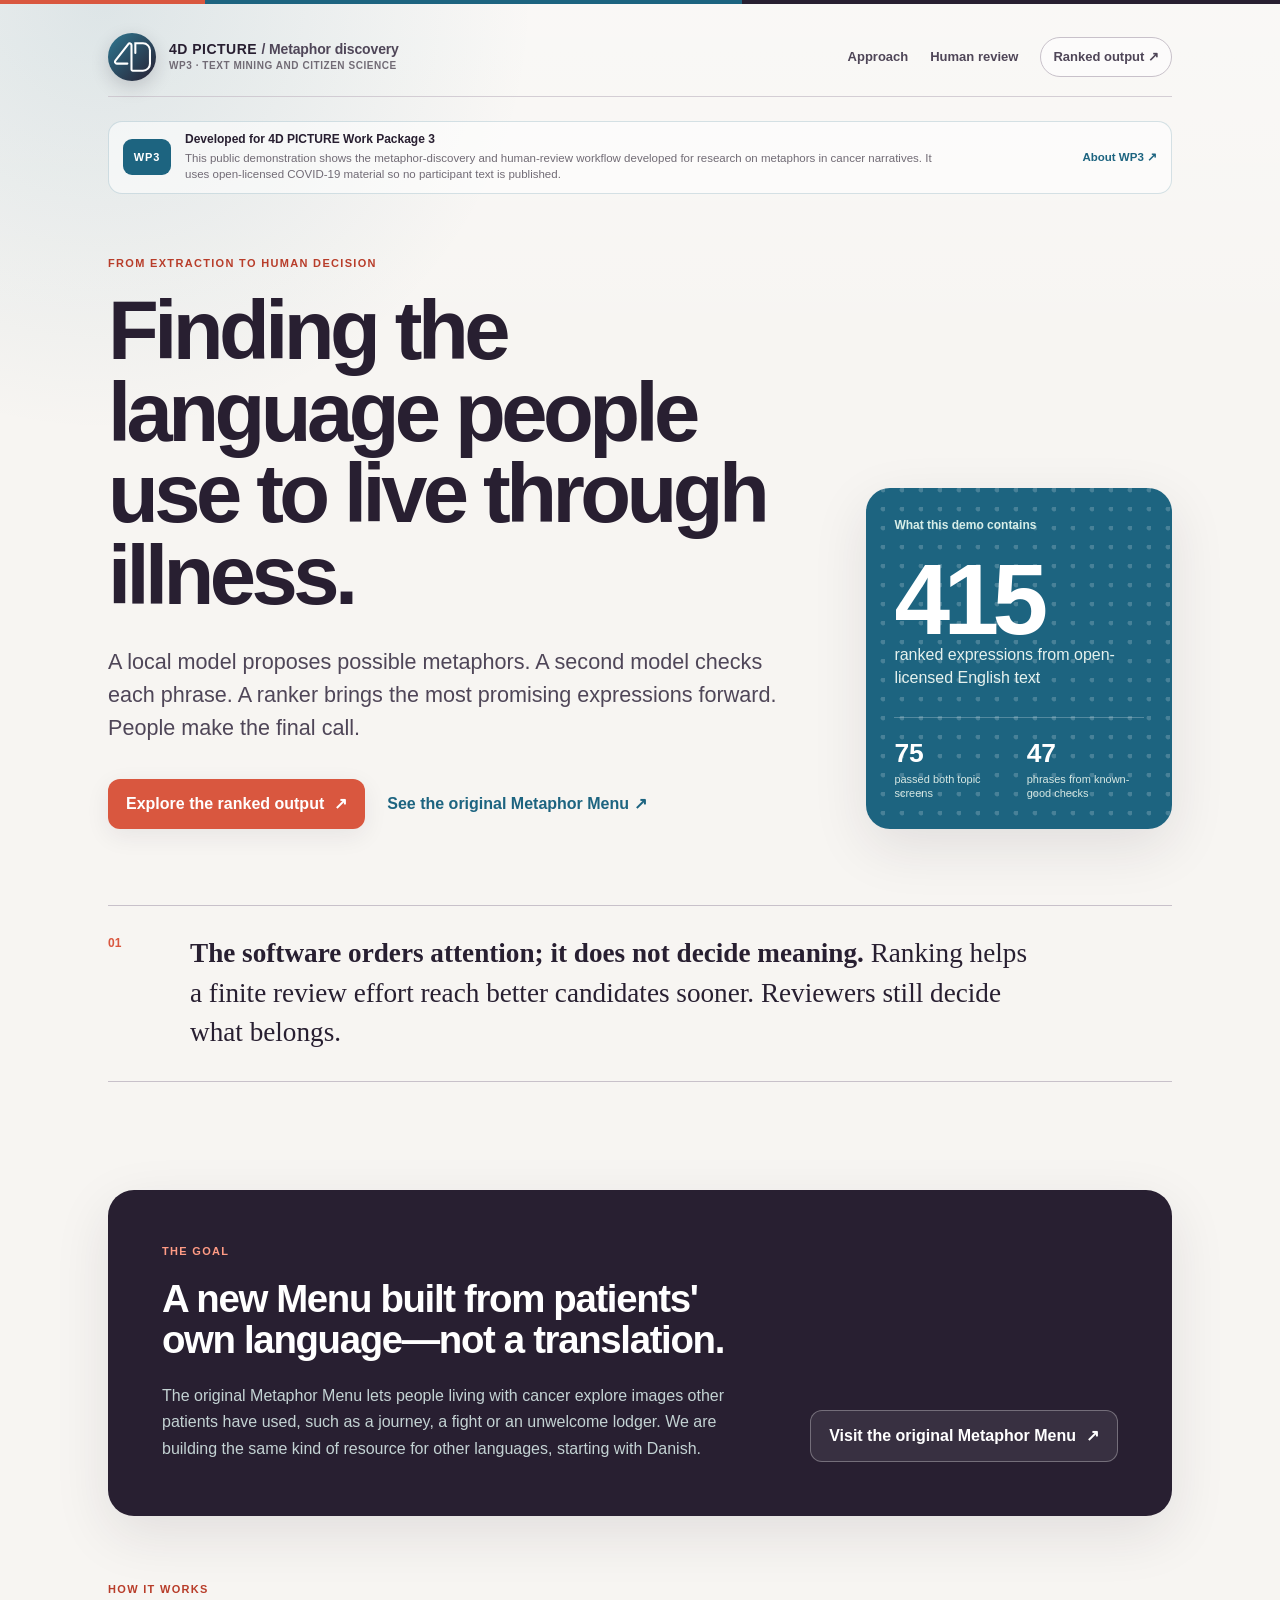
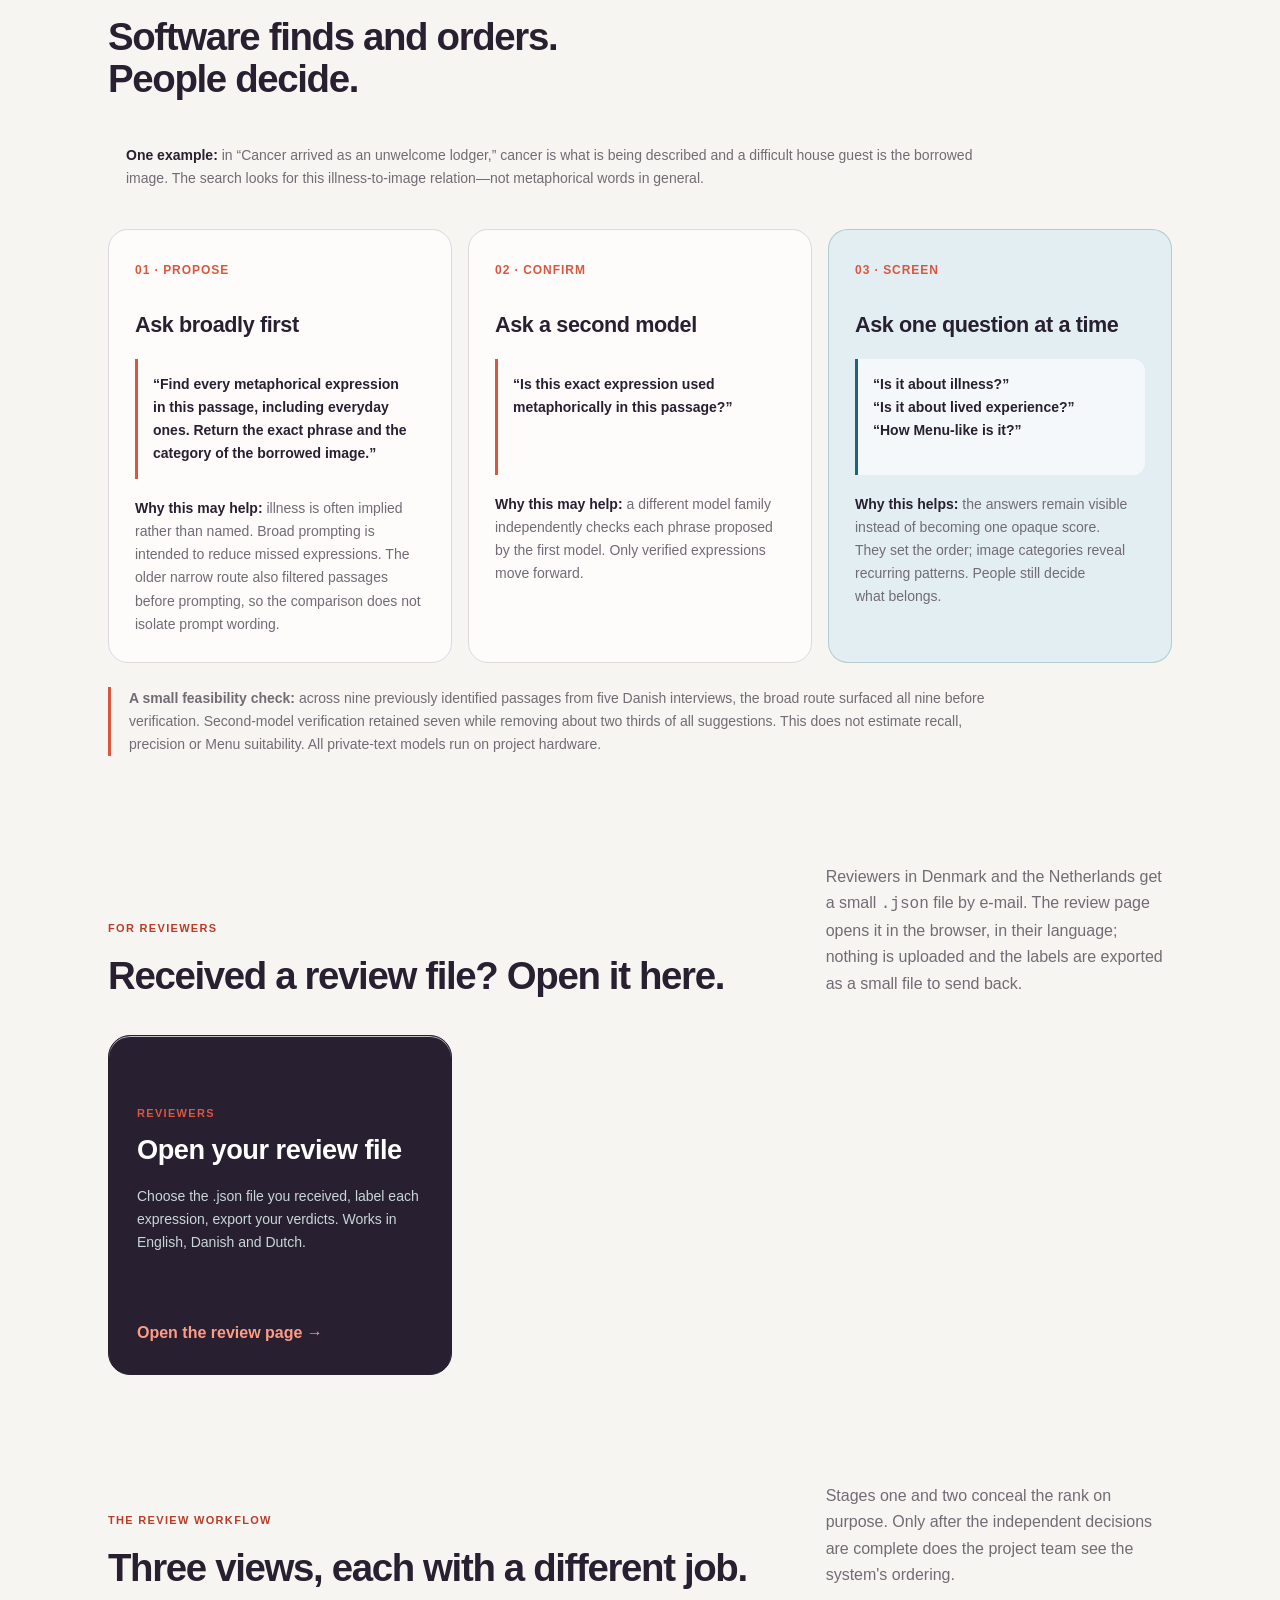
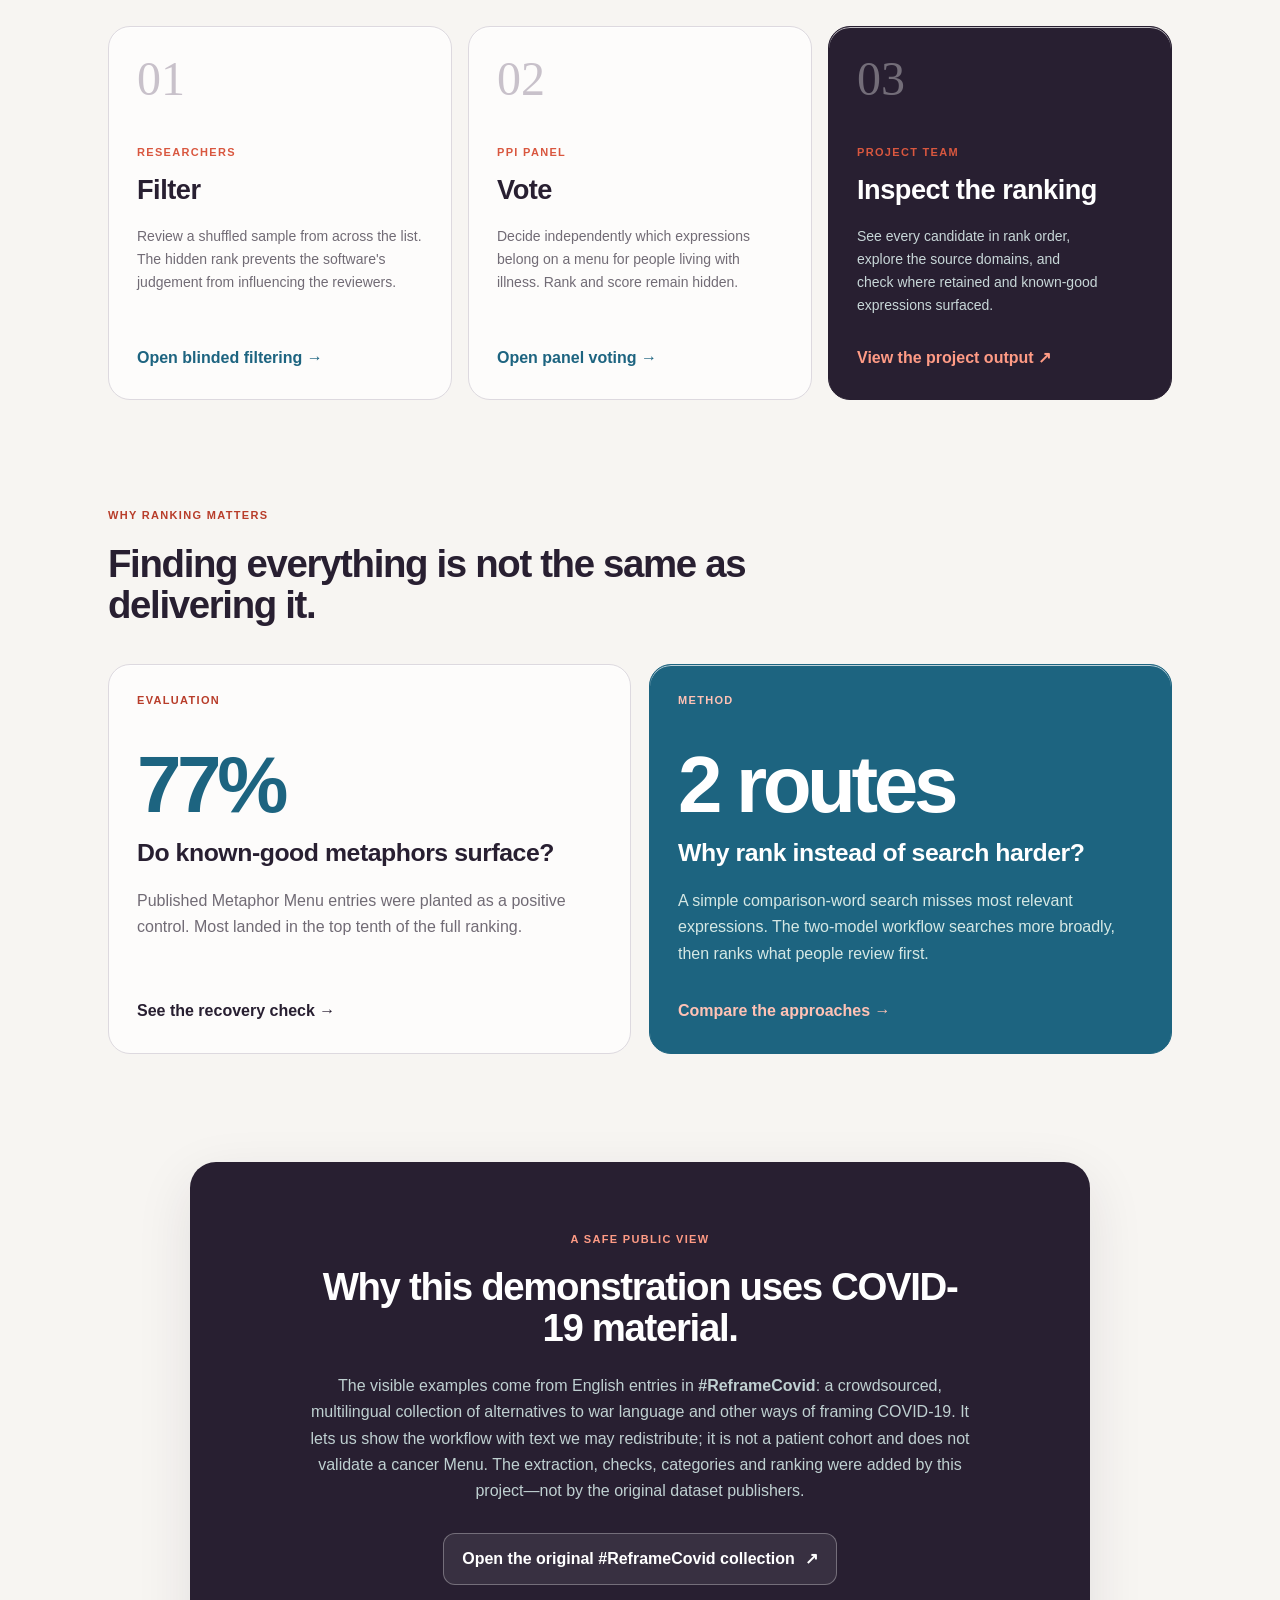
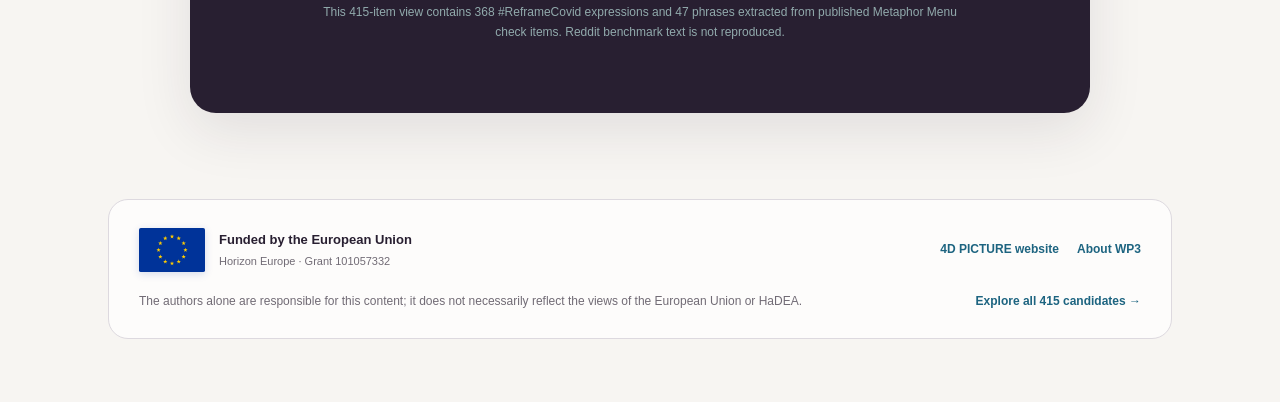
<file: index.html>
<!doctype html><html lang="en"><head><meta charset="utf-8"><meta http-equiv="refresh" content="0; url=demo/index.html"><title>4DPICTURE Danish — demo</title></head>
<body><p>Redirecting to the <a href="demo/index.html">demo</a>…</p></body></html>
</file>
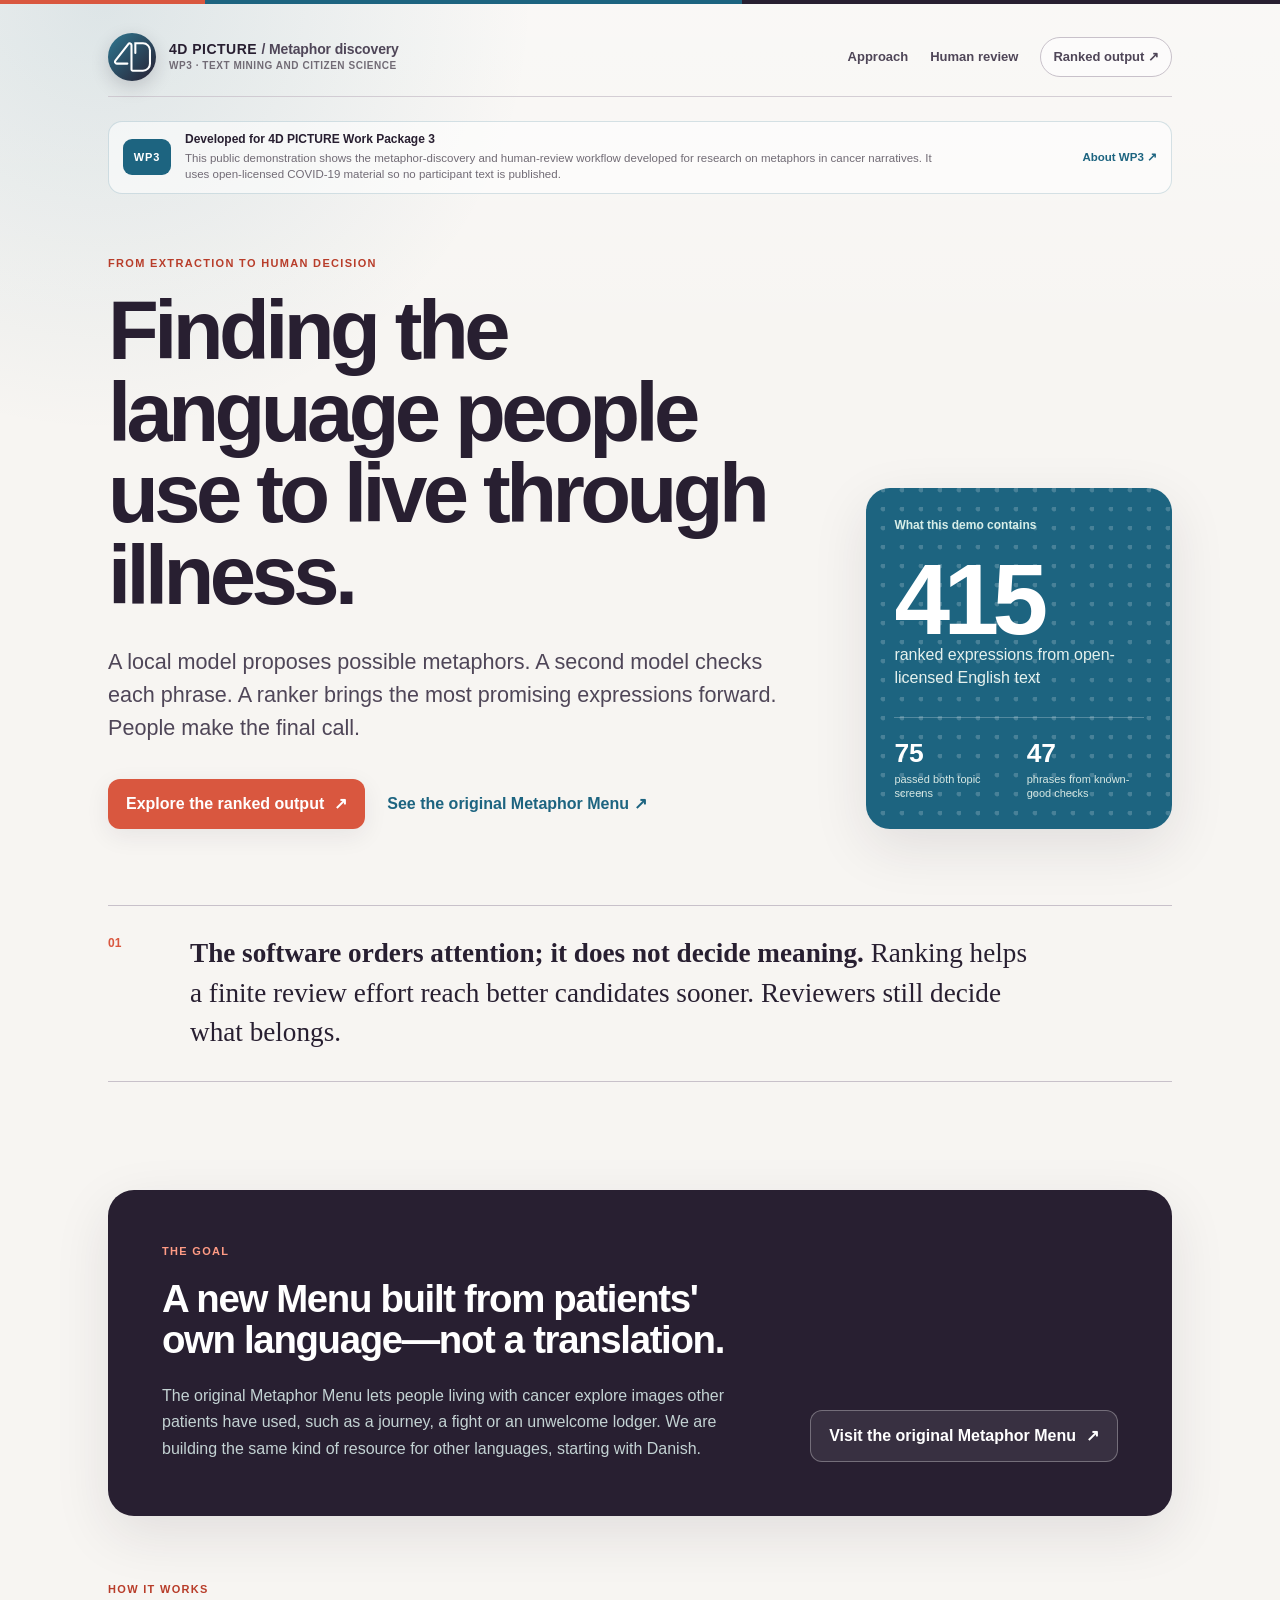
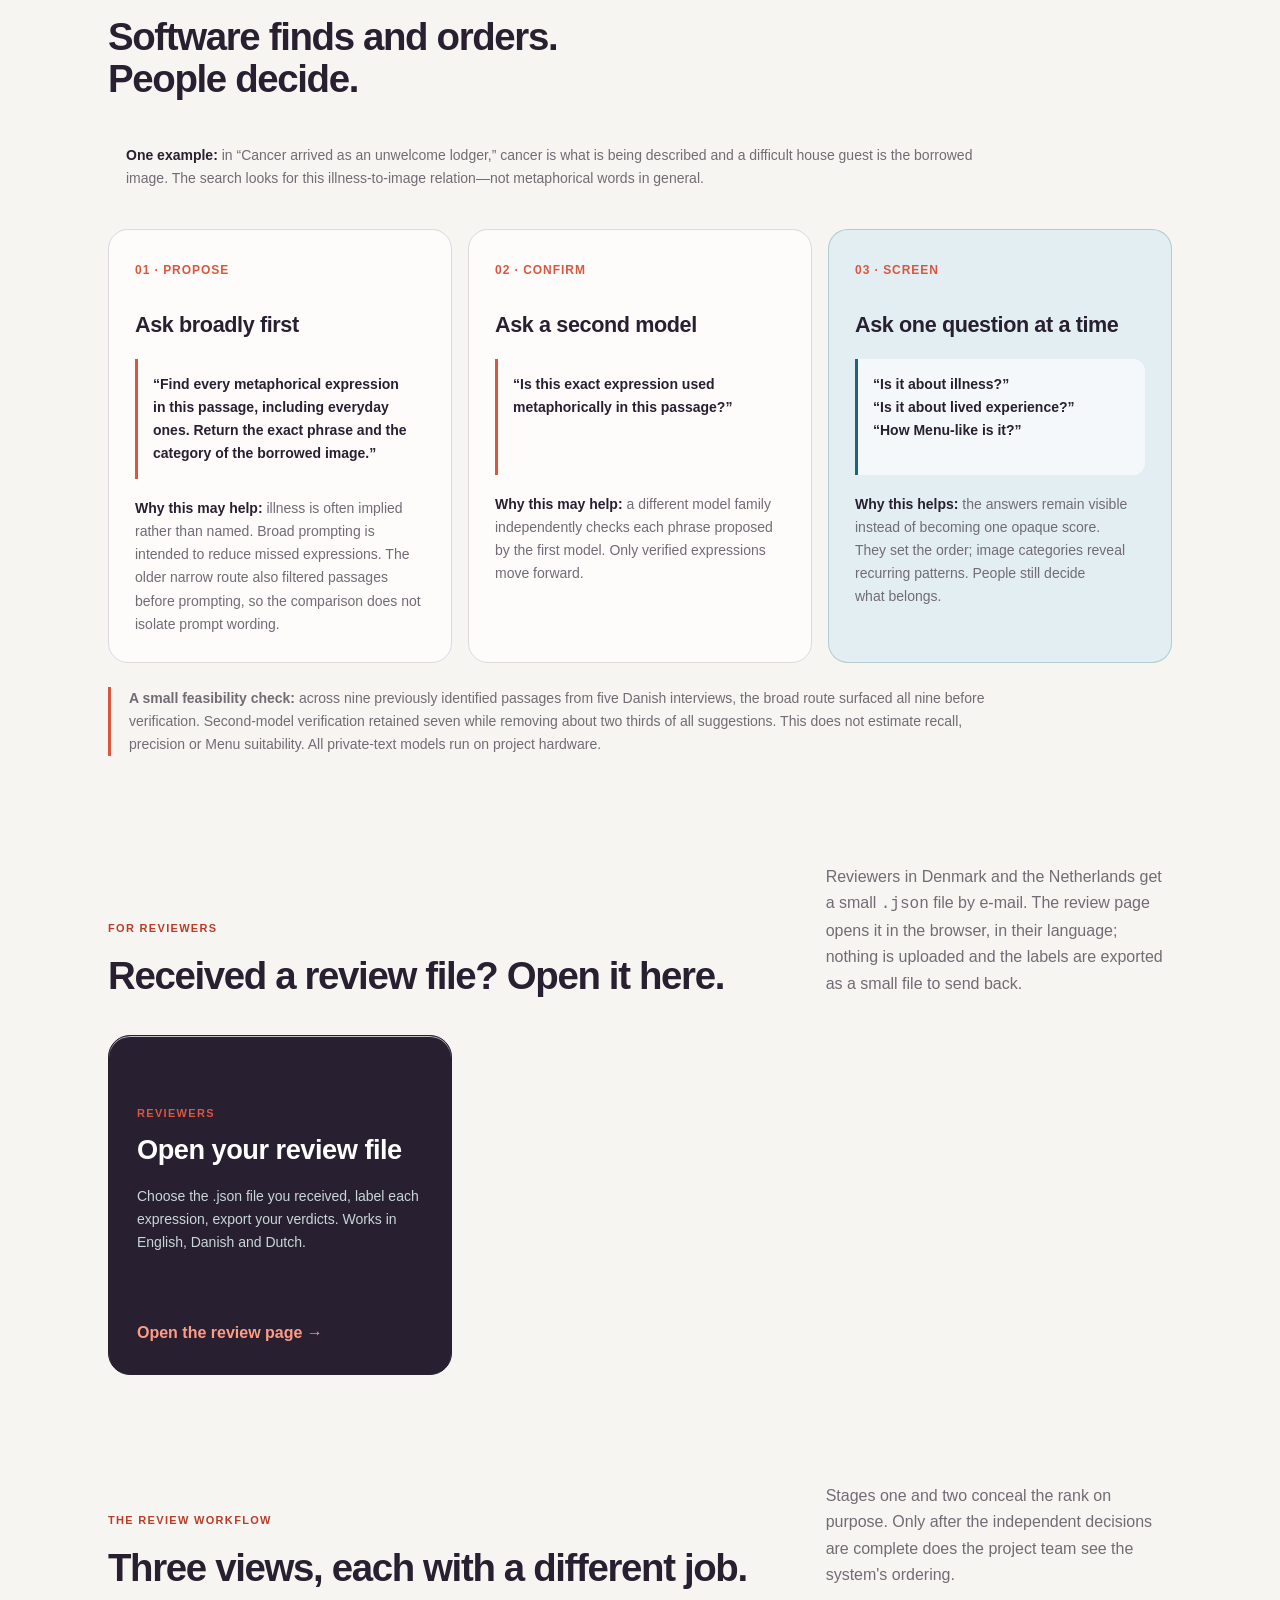
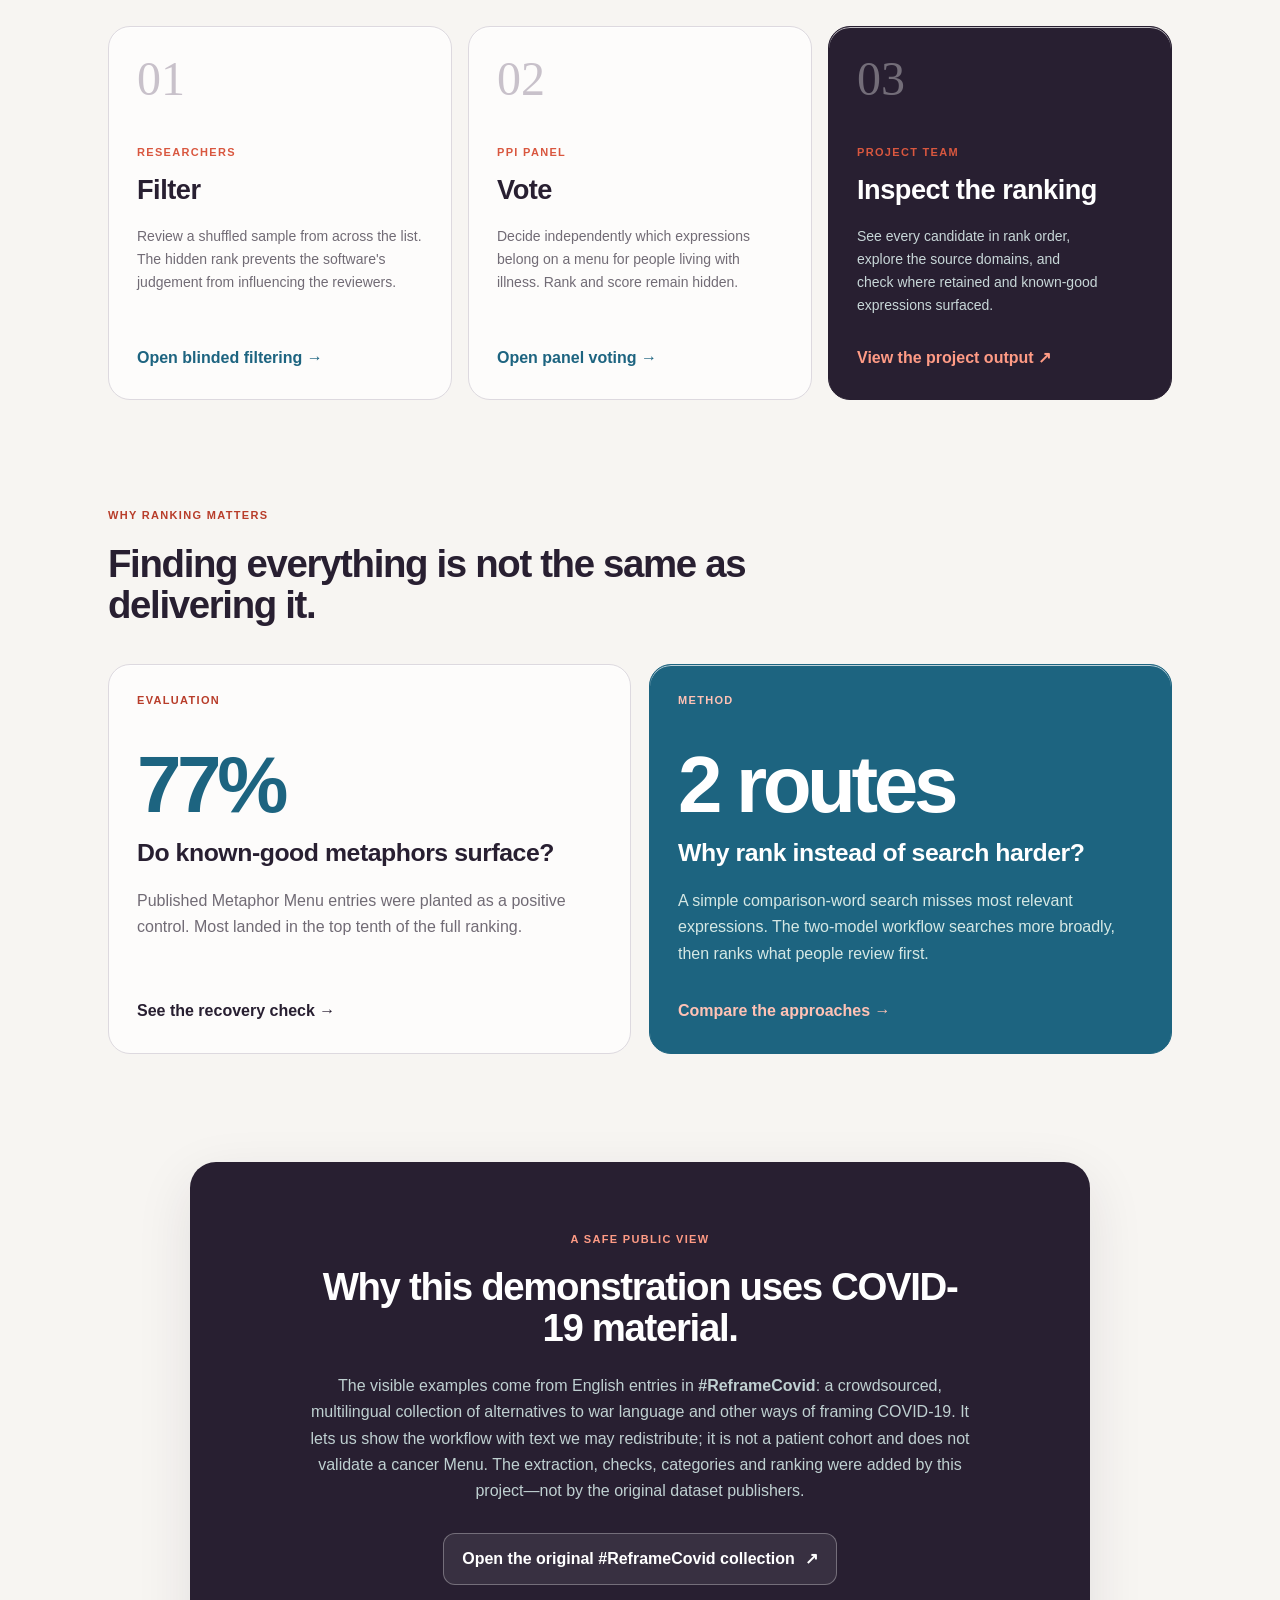
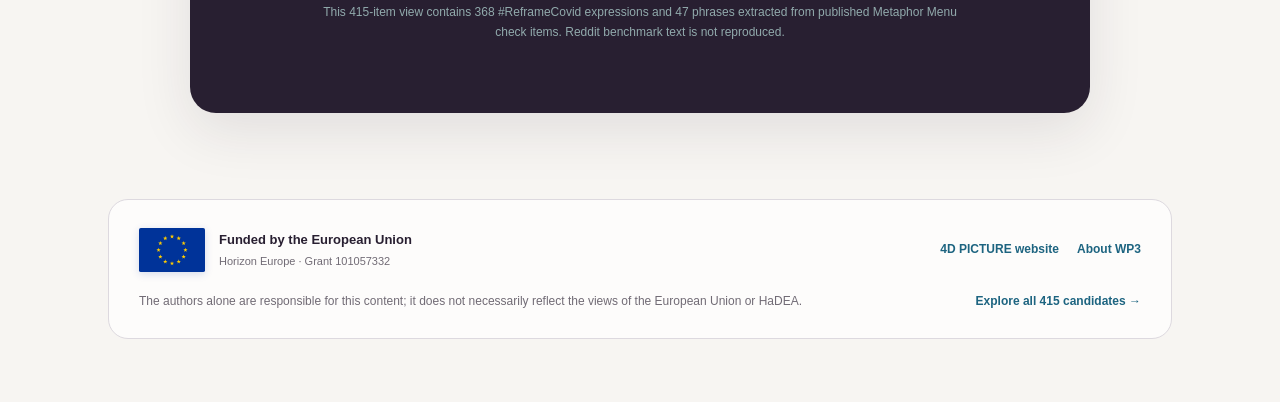
<file: demo/index.html>
<!doctype html>
<html lang="en">
<head>
  <meta charset="utf-8">
  <meta name="viewport" content="width=device-width, initial-scale=1">
  <meta name="description" content="Explore the 4D PICTURE WP3 workflow for finding, ranking and reviewing candidate metaphors in illness narratives.">
  <meta name="theme-color" content="#281f31">
  <title>Metaphor discovery — public English demo</title>
  <style data-theme="demo.css">
:root {
  --ink: #281f31;
  --ink-soft: #4f4658;
  --mut: #716b75;
  --line: #ddd9df;
  --line-strong: #c8c1ca;
  --bg: #f7f5f2;
  --paper: #ffffff;
  --card: #f1eeef;
  --acc: #d9573f;
  --acc-deep: #b83d2a;
  --teal: #1d6480;
  --teal-soft: #e3eef2;
  --eu-blue: #003399;
  --eu-yellow: #ffcc00;
  --warn: #ba5b25;
  --ok: #236b5c;
  --alt: #6554a4;
  --shadow: 0 18px 55px rgba(40, 31, 49, .1);
  --shadow-small: 0 7px 24px rgba(40, 31, 49, .075);
}

* { box-sizing: border-box; }

html {
  scroll-behavior: smooth;
  scroll-padding-top: 140px;
}

body {
  max-width: 1120px;
  margin: 0 auto;
  padding: 26px 28px 64px;
  color: var(--ink);
  background:
    radial-gradient(circle at 8% 0%, rgba(29, 100, 128, .13), transparent 27rem),
    linear-gradient(180deg, rgba(255,255,255,.35), transparent 22rem),
    var(--bg);
  font-family: Inter, ui-sans-serif, -apple-system, BlinkMacSystemFont, "Segoe UI", sans-serif;
  font-size: 16px;
  line-height: 1.65;
  -webkit-font-smoothing: antialiased;
}

body::before {
  position: fixed;
  inset: 0 0 auto;
  height: 4px;
  z-index: 30;
  content: "";
  background: linear-gradient(90deg, var(--acc) 0 16%, #1d6480 16% 58%, #281f31 58% 100%);
}

a { color: var(--teal); text-decoration-thickness: 1px; text-underline-offset: 3px; }
a:hover { color: var(--acc-deep); }

h1, h2, h3, p { text-wrap: pretty; }

h1 {
  margin: 0;
  max-width: 820px;
  font-size: clamp(2.55rem, 6.5vw, 5.35rem);
  line-height: .98;
  letter-spacing: -.055em;
  font-weight: 700;
}

h2 {
  margin: 0;
  font-size: clamp(1.85rem, 3vw, 3.1rem);
  line-height: 1.08;
  letter-spacing: -.035em;
}

h3 { letter-spacing: -.018em; }
button, input, select, textarea { font: inherit; }

button, select, input {
  min-height: 42px;
  border: 1px solid var(--line-strong);
  border-radius: 10px;
  color: var(--ink);
  background: var(--paper);
}

button {
  padding: 8px 13px;
  cursor: pointer;
  font-weight: 650;
  transition: border-color .18s ease, color .18s ease, background .18s ease, transform .18s ease;
}

button:hover { border-color: var(--teal); color: var(--teal); transform: translateY(-1px); }
button:focus-visible, a:focus-visible, input:focus-visible, select:focus-visible, summary:focus-visible {
  outline: 3px solid rgba(217, 87, 63, .35);
  outline-offset: 3px;
}

input, select { padding: 8px 10px; }

.site-header {
  display: flex;
  align-items: center;
  justify-content: space-between;
  gap: 24px;
  min-height: 68px;
  margin-bottom: 24px;
  padding: 7px 0 15px;
  border-bottom: 1px solid rgba(200, 193, 202, .75);
}

.brand {
  display: inline-flex;
  align-items: center;
  gap: 13px;
  min-width: 0;
  color: var(--ink);
  letter-spacing: -.01em;
  text-decoration: none;
}

.brand:hover { color: var(--ink); }

.project-logo-wrap {
  display: grid;
  width: 48px;
  height: 48px;
  flex: 0 0 48px;
  place-items: center;
  border-radius: 50%;
  color: white;
  background: linear-gradient(135deg, #2f7892, #281f31);
  box-shadow: 0 6px 18px rgba(40,31,49,.18);
}

.project-logo { width: 37px; height: 30px; fill: currentColor; }
.brand-mark {
  display: inline-grid;
  width: 38px;
  height: 38px;
  flex: 0 0 38px;
  place-items: center;
  border-radius: 50%;
  color: white;
  background: linear-gradient(135deg, var(--teal), var(--ink));
  font-size: 13px;
  font-weight: 850;
  box-shadow: 0 5px 16px rgba(40,31,49,.14);
}
.brand > span:last-child:not(.brand-copy) { font-size: 14px; font-weight: 750; }
.brand-copy { display: grid; gap: 2px; min-width: 0; }
.brand-copy strong { font-size: 14px; line-height: 1.2; font-weight: 850; letter-spacing: .035em; }
.brand-copy small { color: var(--mut); font-size: 10px; line-height: 1.25; font-weight: 750; letter-spacing: .055em; text-transform: uppercase; }
.brand-tool { color: var(--ink-soft); font-weight: 650; letter-spacing: -.01em; }
.header-actions { display: flex; align-items: center; justify-content: flex-end; gap: 10px; }
.header-actions .langswitch { margin-left: 0; }

.project-context {
  display: grid;
  grid-template-columns: 48px minmax(0, 1fr) auto;
  gap: 14px;
  align-items: center;
  margin: 0 0 26px;
  padding: 10px 14px;
  border: 1px solid rgba(29, 100, 128, .18);
  border-radius: 14px;
  background: rgba(255, 255, 255, .55);
}

.project-context-number {
  display: grid;
  min-height: 36px;
  place-items: center;
  border-radius: 9px;
  color: white;
  background: var(--teal);
  font-size: 11px;
  line-height: 1;
  font-weight: 850;
  letter-spacing: .08em;
}

.project-context-copy { min-width: 0; }
.project-context-copy strong { display: block; margin-bottom: 2px; font-size: 12px; line-height: 1.3; }
.project-context-copy p { max-width: 760px; margin: 0; color: var(--mut); font-size: 11.5px; line-height: 1.45; }
.project-context-link { white-space: nowrap; font-size: 11.5px; font-weight: 800; text-decoration: none; }
.project-context + .stages { margin-top: 0; }

.header-tag, .eyebrow, .step-audience, .evidence-label {
  font-size: 11px;
  line-height: 1.3;
  font-weight: 800;
  letter-spacing: .12em;
  text-transform: uppercase;
}

.header-tag {
  padding: 8px 11px;
  border: 1px solid var(--line-strong);
  border-radius: 999px;
  color: var(--ink-soft);
  background: rgba(255, 255, 255, .55);
}

.site-nav { display: flex; align-items: center; gap: 22px; }
.site-nav a { color: var(--ink-soft); font-size: 13px; font-weight: 700; text-decoration: none; }
.site-nav a:hover { color: var(--acc-deep); }
.site-nav .nav-output { padding: 8px 12px; border: 1px solid var(--line-strong); border-radius: 999px; background: rgba(255,255,255,.55); }

.eyebrow { margin: 0 0 20px; color: var(--acc-deep); }

.home-hero {
  display: grid;
  grid-template-columns: minmax(0, 1.65fr) minmax(270px, .72fr);
  gap: 58px;
  align-items: end;
  padding: 36px 0 76px;
}

.hero-lede {
  max-width: 700px;
  margin: 30px 0 0;
  color: var(--ink-soft);
  font-size: clamp(1.08rem, 2vw, 1.35rem);
  line-height: 1.52;
}

.hero-actions { display: flex; align-items: center; gap: 22px; flex-wrap: wrap; margin-top: 34px; }

.button {
  display: inline-flex;
  align-items: center;
  justify-content: center;
  gap: 10px;
  min-height: 50px;
  padding: 12px 18px;
  border-radius: 12px;
  font-weight: 750;
  text-decoration: none;
  box-shadow: var(--shadow-small);
  transition: transform .18s ease, box-shadow .18s ease, background .18s ease;
}

.button.primary { color: #fff; background: var(--acc); }
.button.primary:hover { color: #fff; background: var(--acc-deep); transform: translateY(-2px); box-shadow: var(--shadow); }
.text-link, .card-link { font-weight: 750; text-decoration: none; }

.hero-proof {
  position: relative;
  overflow: hidden;
  padding: 28px;
  border-radius: 24px;
  color: #fff;
  background:
    radial-gradient(circle at 90% 10%, rgba(255,255,255,.19) 0 2px, transparent 3px) 0 0 / 19px 19px,
    var(--teal);
  box-shadow: var(--shadow);
}

.proof-kicker { color: #d7eee8; font-size: 12px; font-weight: 750; }
.proof-number { margin: 22px 0 3px; font-size: clamp(4rem, 8vw, 6.25rem); line-height: .84; letter-spacing: -.065em; font-weight: 780; }
.proof-label { max-width: 235px; color: #e5f1ed; line-height: 1.4; }

.mini-metrics { display: grid; grid-template-columns: 1fr 1fr; gap: 15px; margin-top: 28px; padding-top: 22px; border-top: 1px solid rgba(255,255,255,.24); }
.mini-metrics div { display: grid; gap: 5px; }
.mini-metrics strong { font-size: 1.65rem; line-height: 1; }
.mini-metrics span { color: #d7e8e3; font-size: 11px; line-height: 1.35; }

.principle { display: grid; grid-template-columns: 58px 1fr; gap: 24px; align-items: start; padding: 28px 0; border-top: 1px solid var(--line-strong); border-bottom: 1px solid var(--line-strong); }
.principle-index { color: var(--acc); font-size: 12px; font-weight: 800; }
.principle p { max-width: 850px; margin: 0; font-family: Georgia, "Times New Roman", serif; font-size: clamp(1.25rem, 2.4vw, 1.7rem); line-height: 1.45; }

.section-block { padding-top: 108px; }
.section-heading { display: grid; grid-template-columns: minmax(0, 1.45fr) minmax(250px, .75fr); gap: 48px; align-items: end; margin-bottom: 38px; }
.section-heading p:last-child { margin: 0; color: var(--mut); }

.menu-goal {
  display: grid;
  grid-template-columns: minmax(0, 1.5fr) auto;
  gap: 44px;
  align-items: end;
  padding: clamp(30px, 5vw, 54px);
  border-radius: 26px;
  color: white;
  background: var(--ink);
  box-shadow: var(--shadow);
}

.menu-goal .eyebrow { color: #ff9b85; }
.menu-goal h2 { max-width: 720px; }
.menu-goal p:last-child { max-width: 720px; margin: 22px 0 0; color: #c3d2d3; }
.menu-goal .menu-link { min-width: 225px; color: white; border: 1px solid rgba(255,255,255,.3); background: rgba(255,255,255,.08); box-shadow: none; }
.menu-goal .menu-link:hover { color: white; border-color: white; background: rgba(255,255,255,.14); }

.compact-heading { margin-top: 66px; }
.method-example { max-width: 900px; margin: -8px 0 24px; padding: 15px 18px; border-radius: 14px; color: var(--mut); background: var(--blue-soft); font-size: 14px; }
.method-example strong { color: var(--ink); }
.method-steps { display: grid; grid-template-columns: repeat(3, 1fr); gap: 16px; }
.method-step { min-height: 390px; padding: 26px; border: 1px solid var(--line); border-radius: 20px; background: rgba(255,255,255,.72); }
.method-number { display: inline-block; margin-bottom: 26px; color: var(--acc); font-size: 12px; font-weight: 850; letter-spacing: .08em; }
.method-step h3 { margin: 0 0 10px; font-size: 1.35rem; }
.method-step p { margin: 0; color: var(--mut); font-size: 14px; }
.method-step p strong { color: var(--ink); }
.method-step blockquote { min-height: 116px; margin: 16px 0 18px; padding: 14px 15px; border-left: 3px solid var(--acc); border-radius: 0 12px 12px 0; color: var(--ink); background: var(--blue-soft); font-size: 14px; font-weight: 650; }
.method-step.human-step { border-color: rgba(23,107,103,.25); background: var(--teal-soft); }
.method-step.human-step blockquote { border-left-color: var(--teal); background: rgba(255,255,255,.62); }
.method-note { max-width: 900px; margin: 24px 0 0; padding-left: 18px; border-left: 3px solid var(--acc); color: var(--mut); font-size: 14px; }

.workflow-grid { display: grid; grid-template-columns: repeat(3, 1fr); gap: 16px; }
.workflow-card, .evidence-card {
  position: relative;
  display: flex;
  min-height: 340px;
  flex-direction: column;
  padding: 28px;
  border: 1px solid var(--line);
  border-radius: 22px;
  color: var(--ink);
  background: rgba(255,255,255,.72);
  text-decoration: none;
  box-shadow: 0 1px 0 rgba(255,255,255,.7) inset;
  transition: transform .2s ease, box-shadow .2s ease, border-color .2s ease;
}

.workflow-card:hover, .evidence-card:hover { color: var(--ink); border-color: var(--line-strong); transform: translateY(-5px); box-shadow: var(--shadow); }
.workflow-card.featured { color: #fff; border-color: var(--ink); background: var(--ink); }
.workflow-card.featured:hover { color: #fff; }
.step-number { font-family: Georgia, "Times New Roman", serif; font-size: 3rem; line-height: 1; color: var(--line-strong); }
.featured .step-number { color: rgba(255,255,255,.35); }
.step-audience { margin-top: 42px; color: var(--acc); }
.workflow-card h3 { margin: 8px 0 12px; font-size: 1.7rem; }
.workflow-card p { margin: 0; color: var(--mut); font-size: 14px; }
.workflow-card.featured p { color: #c8d7d8; }
.workflow-card .card-link { margin-top: auto; padding-top: 28px; color: var(--teal); }
.workflow-card.featured .card-link { color: #ff9b85; }

.evidence-section { padding-bottom: 108px; }
.evidence-grid { display: grid; grid-template-columns: 1fr 1fr; gap: 18px; }
.evidence-card { min-height: 390px; }
.evidence-label { color: var(--acc-deep); }
.evidence-value { margin: 40px 0 10px; color: var(--teal); font-size: clamp(3rem, 7vw, 5rem); line-height: .95; letter-spacing: -.055em; font-weight: 750; }
.evidence-card h3 { max-width: 420px; margin: 0 0 14px; font-size: 1.55rem; }
.evidence-card p { margin: 0; color: var(--mut); }
.evidence-card .card-link { margin-top: auto; padding-top: 28px; }
.evidence-card.dark { color: white; border-color: var(--teal); background: var(--teal); }
.evidence-card.dark:hover { color: white; }
.evidence-card.dark .evidence-label, .evidence-card.dark .card-link { color: #ffc2b5; }
.evidence-card.dark .evidence-value { color: white; }
.evidence-card.dark p { color: #d5e8e4; }

.data-note { max-width: 900px; margin: 0 auto; padding: 70px 9%; border-radius: 26px; text-align: center; color: white; background: var(--ink); box-shadow: var(--shadow); }
.data-note .eyebrow { color: #ff9b85; }
.data-note h2 + p { max-width: 680px; margin: 24px auto 0; color: #bfd0d1; }
.data-note .dataset-link { width: fit-content; margin: 28px auto 0; color: white; border: 1px solid rgba(255,255,255,.3); background: rgba(255,255,255,.08); box-shadow: none; }
.data-note .dataset-link:hover { color: white; border-color: white; background: rgba(255,255,255,.14); }
.data-note .data-fineprint { max-width: 650px; margin: 18px auto 0; color: #91aaac; font-size: 12px; }
.site-footer {
  display: grid;
  grid-template-columns: minmax(320px, 1fr) auto;
  gap: 20px 42px;
  align-items: center;
  margin-top: 86px;
  padding: 28px 30px;
  border: 1px solid var(--line);
  border-radius: 20px;
  color: var(--mut);
  background: rgba(255,255,255,.72);
  font-size: 12px;
}

.site-footer a { font-weight: 750; text-decoration: none; }
.funding-mark { display: flex; align-items: center; gap: 14px; }
.funding-mark > div { display: grid; gap: 2px; }
.funding-mark strong { color: var(--ink); font-size: 13px; }
.funding-mark span { font-size: 11px; }
.eu-logo { width: 66px; height: 44px; flex: 0 0 auto; box-shadow: 0 2px 8px rgba(0,51,153,.16); }
.eu-logo rect { fill: var(--eu-blue); }
.eu-logo g { fill: var(--eu-yellow); }
.footer-links { display: flex; justify-content: flex-end; gap: 18px; }
.footer-disclaimer, .footer-privacy { margin: 0; line-height: 1.5; }
.footer-disclaimer { max-width: 740px; }
.footer-privacy { text-align: right; }

/* Start and passphrase screens */
.loader-page { max-width: 1180px; }
.loader-page .project-context { margin-bottom: 28px; }
.loader-page .loader {
  max-width: 940px;
  margin: 0 auto 64px;
  padding: clamp(30px, 6vw, 60px);
  border: 1px solid var(--line);
  border-radius: 28px;
  background: rgba(255,255,255,.82);
  box-shadow: var(--shadow);
}

.loader-page .loader h1 {
  max-width: 760px;
  margin: 0 0 18px;
  font-size: clamp(2.45rem, 6vw, 4.6rem);
  line-height: 1.02;
  letter-spacing: -.05em;
}

.loader-page .loader .eyebrow { margin-bottom: 14px; }
.loader-page .loader > .lede { max-width: 740px; margin-bottom: 24px; color: var(--ink-soft); font-size: 17px; line-height: 1.6; }
.dropzone {
  margin: 30px 0 34px;
  padding: clamp(30px, 5vw, 48px) 24px;
  border: 2px dashed rgba(29,100,128,.48);
  border-radius: 20px;
  background: var(--teal-soft);
  transition: border-color .18s ease, background .18s ease, transform .18s ease;
}
.dropzone:hover, .dropzone.over { border-color: var(--teal); background: #d9e9ef; transform: translateY(-1px); }
.filebtn { min-height: 54px; padding: 14px 22px; border: 0; background: var(--teal); box-shadow: 0 10px 28px rgba(29,100,128,.2); }
.filebtn:hover { background: #164e64; }
.drophint { margin-top: 14px; }
.loader-steps { grid-template-columns: repeat(3, 1fr); gap: 12px; margin: 30px 0; }
.loader-steps li {
  display: block;
  min-width: 0;
  padding: 20px;
  border: 1px solid var(--line);
  border-radius: 16px;
  background: var(--bg);
}
.loader-steps li b {
  width: 34px;
  height: 34px;
  margin-bottom: 14px;
  border: 0;
  color: white;
  background: var(--ink);
  font-size: 15px;
}
.loader-steps li strong { display: block; line-height: 1.35; }
.loader-steps p { margin-top: 8px; font-size: 12px; line-height: 1.55; }
.loader .privacy { margin-bottom: 0; padding: 14px 16px; border: 0; border-radius: 12px; background: var(--card); }
.passform { padding: 20px; border-radius: 16px; background: var(--teal-soft); }
.passform label:first-child { display: grid; gap: 6px; color: var(--ink); font-size: 13px; font-weight: 750; }

/* Ranked output and review screens */
.ranked-page, .review-page { max-width: 1180px; }
.ranked-page .site-header { margin-bottom: 24px; }
.rank-hero {
  position: relative;
  overflow: hidden;
  display: grid;
  grid-template-columns: minmax(0, 1.45fr) minmax(280px, .65fr);
  gap: 46px;
  align-items: end;
  padding: clamp(34px, 6vw, 70px);
  border-radius: 30px;
  color: white;
  background:
    radial-gradient(circle at 90% 15%, rgba(255,255,255,.16) 0 2px, transparent 3px) 0 0 / 21px 21px,
    linear-gradient(125deg, #102b30, #174d4c);
  box-shadow: var(--shadow);
}

.rank-hero .eyebrow { color: #ff9b85; }
.rank-hero h1 { max-width: 700px; font-size: clamp(2.8rem, 6vw, 5rem); }
.rank-hero .hero-lede { color: #d2e0df; }
.rank-hero .button { box-shadow: none; }
.rank-hero .button.secondary { color: white; border: 1px solid rgba(255,255,255,.28); background: rgba(255,255,255,.08); }
.rank-hero .button.secondary:hover { border-color: white; background: rgba(255,255,255,.14); }
.rank-metrics { display: grid; gap: 10px; }
.rank-metric { display: grid; grid-template-columns: 72px 1fr; gap: 14px; align-items: baseline; padding: 16px 0; border-bottom: 1px solid rgba(255,255,255,.2); }
.rank-metric:last-child { border-bottom: 0; }
.rank-metric strong { font-size: 2.1rem; line-height: 1; letter-spacing: -.04em; }
.rank-metric span { color: #c7d9d7; font-size: 13px; line-height: 1.35; }

.dataset-strip {
  display: grid;
  grid-template-columns: minmax(0, 1.35fr) minmax(260px, .65fr);
  gap: 42px;
  align-items: center;
  margin: 42px 0 22px;
  padding: 30px 34px;
  border: 1px solid var(--line);
  border-left: 5px solid var(--acc);
  border-radius: 4px 20px 20px 4px;
  background: rgba(255,255,255,.72);
}

.dataset-strip .eyebrow { margin-bottom: 10px; }
.dataset-strip h2 { margin: 0 0 12px; font-size: clamp(1.55rem, 2.5vw, 2.15rem); }
.dataset-strip > div > p:last-child { margin: 0; color: var(--mut); font-size: 14px; }
.dataset-summary { display: grid; gap: 9px; padding: 18px; border-radius: 14px; background: var(--card); }
.dataset-summary > span { color: var(--ink-soft); font-size: 12px; }
.dataset-summary > span strong { display: inline-block; min-width: 42px; color: var(--ink); font-size: 1.3rem; line-height: 1; }
.dataset-summary a { margin-top: 6px; font-size: 13px; font-weight: 800; text-decoration: none; }
.dataset-summary small { color: var(--mut); font-size: 10px; }

.rank-logic {
  display: grid;
  grid-template-columns: minmax(260px, .8fr) minmax(470px, 1.2fr);
  gap: 26px 52px;
  align-items: end;
  margin: 52px 0 24px;
  padding: 34px;
  border: 1px solid var(--line);
  border-radius: 22px;
  background: rgba(255,255,255,.7);
}

.rank-logic .eyebrow { margin-bottom: 12px; }
.rank-logic h2 { margin: 0 0 14px; font-size: clamp(1.7rem, 3vw, 2.4rem); }
.rank-logic > div > p:last-child { margin: 0; color: var(--mut); font-size: 14px; }
.output-routes { display: grid; grid-template-columns: minmax(360px, 1.35fr) minmax(190px, .65fr); gap: 10px; }
.rank-route, .category-route { padding: 14px; border: 1px solid var(--line); border-radius: 16px; background: var(--paper); }
.route-label { display: block; margin-bottom: 10px; color: var(--mut); font-size: 10px; font-weight: 850; letter-spacing: .1em; text-transform: uppercase; }
.tier-key { display: grid; grid-template-columns: repeat(3, 1fr); gap: 8px; margin: 0; padding: 0; list-style: none; }
.tier-key li { min-height: 112px; padding: 14px; border-radius: 12px; background: var(--card); }
.tier-key li.tier-top { color: white; background: var(--teal); }
.tier-key span { display: block; color: var(--mut); font-size: 10px; font-weight: 850; letter-spacing: .1em; text-transform: uppercase; }
.tier-key .tier-top span, .tier-key .tier-top p { color: #d5e7e3; }
.tier-key strong { display: block; margin: 13px 0 7px; font-size: 2rem; line-height: 1; }
.tier-key p { margin: 0; color: var(--mut); font-size: 11px; line-height: 1.35; }
.category-route { display: flex; flex-direction: column; color: var(--ink); text-decoration: none; background: var(--teal-soft); }
.category-route:hover { color: var(--ink); border-color: var(--teal); }
.category-route > strong { font-size: 1.15rem; }
.category-route > p { margin: 6px 0 12px; color: var(--mut); font-size: 11px; line-height: 1.4; }
.category-preview { display: flex; gap: 5px; flex-wrap: wrap; }
.category-preview span { padding: 3px 7px; border-radius: 999px; color: var(--teal); background: rgba(255,255,255,.65); font-size: 10px; }
.category-preview b { margin-left: 2px; }
.route-link { margin-top: auto; padding-top: 12px; color: var(--teal); font-size: 11px; font-weight: 800; }
.rank-method-link { grid-column: 1 / -1; font-size: 13px; font-weight: 750; text-decoration: none; }

.stages { display: grid; grid-template-columns: repeat(3, 1fr); gap: 0; margin: 20px 0 48px; padding: 6px; border: 1px solid var(--line); border-radius: 17px; background: rgba(255,255,255,.66); }
.stages .st { position: relative; display: grid; grid-template-columns: 38px 1fr; align-items: center; min-height: 64px; padding: 10px 14px; border: 0; border-radius: 12px; color: var(--mut); background: transparent; font-size: 13px; line-height: 1.25; }
.stages .st b { grid-row: 1 / span 2; margin: 0; color: var(--line-strong); font-size: 1.25rem; }
.stages .st small { display: block; font-size: 11px; }
.stages .st.cur { border: 0; color: white; background: var(--teal); box-shadow: var(--shadow-small); }
.stages .st.cur b { color: #ff9b85; }
.stages .st.cur small { color: #d4e7e2; }
.ranked-page > h1, .ranked-page > .status { display: none; }
.ranked-page h2, .review-page h2, .method-page h2 { margin: 62px 0 14px; font-size: clamp(1.55rem, 2.5vw, 2.25rem); line-height: 1.15; }
.lede { color: var(--mut); font-size: 15px; }

#how { margin: 0 0 22px; padding: 0; border: 1px solid var(--line); border-radius: 16px; background: rgba(255,255,255,.66); box-shadow: none; }
#how > summary { margin: 0; padding: 17px 20px; border-radius: 16px; color: var(--ink); font-size: 14px; font-weight: 750; list-style-position: inside; }
#how[open] > summary { border-bottom: 1px solid var(--line); border-radius: 16px 16px 0 0; }
#how > :not(summary) { margin-left: 20px; margin-right: 20px; }
#how > :last-child { margin-bottom: 20px; }
#how ol { color: var(--mut); }
#purpose { margin-top: 20px; border: 0; border-left: 4px solid var(--acc); border-radius: 0 10px 10px 0; background: var(--card); }

#veh { margin: 24px 0 18px; padding: clamp(22px, 4vw, 42px); border: 1px solid var(--line); border-radius: 26px; background: var(--teal-soft); }
#veh h2 { margin-top: 0; }
#vehctl .ctlrow { gap: 12px; }
#vehctl label, #bar label { color: var(--mut); font-size: 11px; font-weight: 800; letter-spacing: .06em; text-transform: uppercase; }
#vehctl select, #vehctl input, #bar select, #bar input { display: block; margin-top: 4px; color: var(--ink); font-size: 13px; font-weight: 500; letter-spacing: 0; text-transform: none; }
#veh table { margin-top: 20px; }
#veh tr { transition: background .16s ease; }
#veh tr[data-path]:hover td { background: rgba(255,255,255,.62); }
#veh tr.on td { background: rgba(23,107,103,.13); }
#vtab .bar { height: 8px; border-radius: 999px; background: var(--teal); }

.tw { overflow-x: auto; border: 1px solid var(--line); border-radius: 16px; background: rgba(255,255,255,.7); }
table { width: 100%; border-collapse: collapse; font-size: 14px; }
th, td { padding: 12px 14px; border-bottom: 1px solid var(--line); text-align: right; }
th:first-child, td:first-child { text-align: left; }
tr:last-child td { border-bottom: 0; }
th { color: var(--mut); font-size: 11px; font-weight: 800; letter-spacing: .06em; text-transform: uppercase; }
tr.hi td { color: var(--teal); font-weight: 750; }

#rater { display: none; margin: 28px 0; padding: 24px; border: 1px solid var(--teal); border-radius: 18px; background: var(--teal-soft); }
.labelling #rater { display: block; }
#rater > strong { display: block; margin-bottom: 12px; font-size: 1.15rem; }
#rater br { display: none; }
#rater label { display: inline-block; margin: 0 10px 10px 0; font-size: 13px; font-weight: 700; }
#rater input, #rater select { margin-left: 5px; }

.note { margin: 18px 0; padding: 17px 20px; border: 0; border-left: 4px solid var(--acc); border-radius: 0 12px 12px 0; color: var(--ink-soft); background: #f0e9df; font-size: 14px; }
.legend { display: flex; gap: 7px; flex-wrap: wrap; margin: 0 0 16px; }
.pill { display: inline-flex; align-items: center; min-height: 24px; padding: 3px 8px; border: 1px solid var(--line); border-radius: 999px; color: var(--mut); background: var(--card); font-size: 10px; line-height: 1.2; font-weight: 700; letter-spacing: .035em; text-transform: uppercase; }
.pill.s0 { color: var(--ok); border-color: rgba(25,112,93,.35); background: #e5f2ed; }
.pill.s2 { color: var(--warn); border-color: rgba(186,91,37,.3); background: #f7ece5; }
.pill.plant { color: var(--teal); border-color: rgba(23,107,103,.35); background: var(--teal-soft); }
.pill.new { color: var(--alt); border-color: rgba(101,84,164,.3); background: #eeebf8; }
.pill.old, .pill.veh, .pill.sim { border-color: var(--line-strong); }

#bar { position: sticky; top: 12px; z-index: 10; display: flex; gap: 10px; align-items: end; flex-wrap: wrap; margin: 0 0 18px; padding: 14px; border: 1px solid rgba(189,202,197,.9); border-radius: 16px; background: rgba(244,245,240,.92); box-shadow: var(--shadow-small); backdrop-filter: blur(14px); }
#bar select { max-width: 180px; }
#bar #fq { width: 145px; }
#bar #fr { color: var(--mut); background: transparent; }
#bar #ex { display: none; color: white; border-color: var(--teal); background: var(--teal); }
.labelling #bar #ex { display: inline-flex; }
.ranked-page:not(.labelling) #bar label:has(#fl) { display: none; }
#count { margin-left: auto; padding: 0 7px 10px; color: var(--mut); font-size: 12px; }

.row { position: relative; margin: 12px 0; padding: 20px 22px; border: 1px solid var(--line); border-radius: 17px; background: rgba(255,255,255,.82); box-shadow: 0 1px 0 rgba(255,255,255,.8) inset; transition: border-color .18s ease, box-shadow .18s ease, transform .18s ease; }
.row:hover { border-color: var(--line-strong); box-shadow: var(--shadow-small); transform: translateY(-1px); }
.row.done { padding-left: 20px; border-left: 5px solid var(--ok); }
.meta { display: flex; gap: 6px; align-items: center; flex-wrap: wrap; margin-bottom: 12px; }
.rank { min-width: 54px; color: var(--acc); font-size: 18px; line-height: 1; font-weight: 800; letter-spacing: -.03em; }
.phrase { font-family: Georgia, "Times New Roman", serif; font-size: clamp(1.35rem, 2.1vw, 1.75rem); line-height: 1.25; font-weight: 600; letter-spacing: -.015em; }
.phrase .pill.cnt { margin-left: 8px; vertical-align: middle; color: var(--teal); border-color: var(--teal); }
.row details > summary { display: inline-flex; align-items: center; min-height: 32px; margin-top: 10px; padding: 3px 9px; border-radius: 8px; color: var(--teal); background: var(--teal-soft); font-size: 12px; font-weight: 750; cursor: pointer; }
.ctx { margin: 12px 0 2px; padding: 14px 16px; border: 0; border-radius: 10px; color: var(--ink-soft); background: var(--card); font-size: 14px; }
mark { padding: 0 .08em; color: var(--ink); background: linear-gradient(transparent 60%, rgba(217,87,63,.24) 60%); font-weight: 750; border: 0; }
.lbl { display: none; gap: 7px; flex-wrap: wrap; margin-top: 14px; }
.labelling .lbl { display: flex; }
.lbl button { min-height: 34px; padding: 5px 10px; font-size: 12px; }
.lbl button.sel { color: white; border-color: var(--teal); background: var(--teal); }
#labelToggle { color: white; border-color: rgba(255,255,255,.28); background: rgba(255,255,255,.08); }
#labelToggle:hover { border-color: white; background: rgba(255,255,255,.15); }
textarea { width: 100%; min-height: 120px; margin-top: 12px; border: 1px solid var(--line); border-radius: 10px; }

/* Lightweight polish for the two blinded review screens and method notes. */
.review-page > .stages { margin-top: 0; }
.review-page > h1, .method-page > h1 { margin-top: 58px; font-size: clamp(2.3rem, 5vw, 4.3rem); }
.review-page .status { margin: 28px 0 22px; padding: 28px; border: 0; border-radius: 22px; color: white; background: var(--ink); box-shadow: var(--shadow); }
.review-page .status .l1 { font-size: clamp(1.35rem, 3vw, 2rem); }
.review-page .status .l2 { margin-top: 8px; color: #d0dede; }
.review-page .status .l3 { color: #9fb4b5; }
.review-page .status b { color: #ff9b85; }
.review-page #rater { display: block; }
.review-page .lbl { display: flex; }
.review-page #bar #ex { display: inline-flex; }
.method-page { max-width: 900px; }
.method-page > h1 { max-width: 780px; }
.method-page > .lede:first-of-type { margin: 26px 0 42px; font-size: 1.12rem; }
.method-page figure, .method-page .tw { margin: 30px 0; }
.method-page figure { padding: 24px; border: 1px solid var(--line); border-radius: 18px; background: rgba(255,255,255,.72); }
.method-page svg { width: 100%; height: auto; }

@media (max-width: 820px) {
  body { padding: 20px 18px 46px; }
  .site-header { margin-bottom: 20px; }
  .project-context { grid-template-columns: 44px minmax(0, 1fr); gap: 12px; }
  .project-context-link { grid-column: 2; justify-self: start; }
  .loader-page .loader { border-radius: 22px; }
  .loader-steps { grid-template-columns: 1fr; }
  .loader-steps li { display: grid; grid-template-columns: 36px 1fr; gap: 14px; }
  .loader-steps li b { margin-bottom: 0; }
  .loader-steps li strong, .loader-steps li p { grid-column: 2; }
  .loader-steps li strong { grid-row: 1; }
  .loader-steps li p { grid-row: 2; }
  .site-footer { grid-template-columns: 1fr; }
  .footer-links { justify-content: flex-start; }
  .footer-privacy { text-align: left; }
  .home-hero, .rank-hero, .section-heading { grid-template-columns: 1fr; }
  .home-hero { gap: 38px; padding: 20px 0 58px; }
  .hero-proof { max-width: 500px; }
  .workflow-grid { grid-template-columns: 1fr; }
  .menu-goal { grid-template-columns: 1fr; gap: 28px; align-items: start; }
  .menu-goal .menu-link { width: fit-content; }
  .method-steps { grid-template-columns: 1fr; }
  .method-step { min-height: 0; }
  .method-number { margin-bottom: 28px; }
  .workflow-card { min-height: 285px; }
  .evidence-grid { grid-template-columns: 1fr; }
  .evidence-card { min-height: 340px; }
  .section-block { padding-top: 78px; }
  .section-heading { gap: 18px; }
  .evidence-section { padding-bottom: 78px; }
  .rank-hero { gap: 34px; padding: 34px 26px; border-radius: 22px; }
  .rank-metrics { grid-template-columns: repeat(3, 1fr); gap: 12px; }
  .rank-metric { display: block; padding: 12px 0; border-right: 1px solid rgba(255,255,255,.2); border-bottom: 0; }
  .rank-metric:last-child { border-right: 0; }
  .rank-metric span { display: block; margin-top: 6px; }
  .dataset-strip { grid-template-columns: 1fr; gap: 24px; }
  .rank-logic { grid-template-columns: 1fr; gap: 24px; }
  .output-routes { grid-template-columns: 1fr; }
  .stages .st { grid-template-columns: 28px 1fr; padding: 8px; }
  #bar { top: 6px; max-height: 55vh; overflow-y: auto; }
  #count { width: 100%; margin-left: 0; }
}

@media (max-width: 560px) {
  .header-tag { display: none; }
  .site-nav a:not(.nav-output) { display: none; }
  .site-header { min-height: 52px; gap: 12px; flex-wrap: wrap; }
  .project-logo-wrap { width: 40px; height: 40px; flex-basis: 40px; }
  .project-logo { width: 31px; height: 25px; }
  .brand-copy strong { font-size: 12px; }
  .brand-copy small { max-width: 180px; font-size: 8px; }
  .brand-tool { display: none; }
  .header-actions { gap: 5px; }
  .language-actions { width: 100%; }
  .language-actions .langswitch { display: grid; grid-template-columns: repeat(3, 1fr); width: 100%; }
  .header-actions .button { width: auto; min-height: 40px; padding: 8px 10px; }
  .langswitch { gap: 3px; }
  .langbtn { min-width: 38px; min-height: 38px; padding: 4px 7px; }
  /* phones: one quiet line — badge, title, link; the explanatory sentence is dropped */
  .project-context { display: flex; flex-wrap: wrap; align-items: center; gap: 8px 10px; margin-bottom: 18px; padding: 8px 12px; border-radius: 12px; }
  .project-context-number { min-height: 0; padding: 4px 7px; font-size: 10px; border-radius: 6px; }
  .project-context-copy { flex: 1 1 auto; }
  .project-context-copy strong { margin: 0; font-size: 11.5px; }
  .project-context-copy p { display: none; }
  .project-context-link { margin-left: auto; font-size: 11px; }
  .loader-page .project-context { margin-bottom: 18px; }
  .loader-page .loader { padding: 28px 20px; }
  .loader-page .loader > .lede { font-size: 15px; }
  h1 { font-size: clamp(2.65rem, 13vw, 4rem); }
  .hero-actions { align-items: stretch; flex-direction: column; }
  .button { width: 100%; }
  .text-link { text-align: center; }
  .principle { grid-template-columns: 1fr; gap: 8px; }
  .mini-metrics { grid-template-columns: 1fr; }
  .site-footer { margin-top: 58px; padding: 24px 20px; }
  .footer-links { flex-direction: column; gap: 8px; }
  .data-note { margin-inline: -4px; padding: 52px 24px; }
  .rank-metrics { grid-template-columns: 1fr; }
  .rank-metric { display: grid; border-right: 0; border-bottom: 1px solid rgba(255,255,255,.2); }
  .rank-logic { padding: 24px 18px; }
  .dataset-strip { padding: 24px 20px; }
  .tier-key { grid-template-columns: 1fr; }
  .tier-key li { min-height: 0; }
  .stages { grid-template-columns: 1fr; }
  .stages .st { min-height: 50px; }
  #veh { margin-inline: -5px; padding: 22px 16px; }
  #bar label { flex: 1 1 135px; }
  #bar select, #bar input, #bar #fq { width: 100%; max-width: none; }
  .row { padding: 17px 16px; }
  .rank { width: 100%; }
}

@media (prefers-reduced-motion: reduce) {
  *, *::before, *::after { scroll-behavior: auto !important; transition-duration: .01ms !important; }
}

@media print {
  body { max-width: none; padding: 0; background: white; }
  body::before, .site-header, #bar, .hero-actions, .lbl, #rater { display: none !important; }
  .rank-hero { color: var(--ink); padding: 0 0 24px; background: white; box-shadow: none; }
  .rank-hero .eyebrow, .rank-hero .hero-lede, .rank-metric span { color: var(--ink-soft); }
  .row { break-inside: avoid; box-shadow: none; }
}

</style>
</head>
<body class="demo-home">
  <header class="site-header" aria-label="Demo navigation">
    <a class="brand" href="https://4dpicture.eu/" target="_blank" rel="noopener noreferrer" aria-label="4D PICTURE website">
      <span class="project-logo-wrap"><svg class="project-logo" viewBox="0 0 127.854 101.619" aria-hidden="true" focusable="false"><path d="M671.28,254.561H641.325V291.6a3.575,3.575,0,1,0,7.15,0V261.712h22.8a20.643,20.643,0,0,1,20.618,20.62V328.4a20.642,20.642,0,0,1-20.62,20.62H635.415a.205.205,0,0,1-.205-.2v-84.5a9.742,9.742,0,0,0-17.493-5.905l-44.525,57.682a9.737,9.737,0,0,0,7.645,15.634l0,.007h36.591a3.575,3.575,0,1,0,0-7.15H580.948a2.592,2.592,0,0,1-2.068-4.156L623.4,262.747a2.436,2.436,0,0,1,2-1.03,2.857,2.857,0,0,1,.888.143,2.521,2.521,0,0,1,1.764,2.458v84.5a7.364,7.364,0,0,0,7.356,7.354h35.864a27.8,27.8,0,0,0,27.77-27.77V282.332A27.8,27.8,0,0,0,671.28,254.561Z" transform="translate(-571.195 -254.556)"/></svg></span>
      <span class="brand-copy"><strong>4D PICTURE <span class="brand-tool">/ Metaphor discovery</span></strong><small>WP3 · Text mining and citizen science</small></span>
    </a>
    <nav class="site-nav" aria-label="Sections">
      <a href="#approach">Approach</a>
      <a href="#workflow">Human review</a>
      <a class="nav-output" href="english_demo_working_copy_project_team.html">Ranked output <span aria-hidden="true">&#8599;</span></a>
    </nav>
  </header>

  <aside class="project-context" aria-label="About this research demonstration">
    <span class="project-context-number" aria-hidden="true">WP3</span>
    <div class="project-context-copy"><strong>Developed for 4D PICTURE Work Package 3</strong><p>This public demonstration shows the metaphor-discovery and human-review workflow developed for research on metaphors in cancer narratives. It uses open-licensed COVID-19 material so no participant text is published.</p></div>
    <a class="project-context-link" href="https://4dpicture.eu/workpackage/text-mining-and-citizen-science/" target="_blank" rel="noopener noreferrer">About WP3 <span aria-hidden="true">&#8599;</span></a>
  </aside>

  <main>
    <section class="home-hero">
      <div class="hero-copy">
        <p class="eyebrow">FROM EXTRACTION TO HUMAN DECISION</p>
        <h1>Finding the language people use to live through illness.</h1>
        <p class="hero-lede">A local model proposes possible metaphors. A second model checks each phrase. A ranker brings the most promising expressions forward. People make the final call.</p>
        <div class="hero-actions">
          <a class="button primary" href="english_demo_working_copy_project_team.html">Explore the ranked output <span aria-hidden="true">&#8599;</span></a>
          <a class="text-link" href="https://wp.lancs.ac.uk/melc/the-metaphor-menu/" target="_blank" rel="noopener">See the original Metaphor Menu <span aria-hidden="true">&#8599;</span></a>
        </div>
      </div>
      <div class="hero-proof" aria-label="Public demo summary">
        <div class="proof-kicker">What this demo contains</div>
        <div class="proof-number">415</div>
        <div class="proof-label">ranked expressions from open-licensed English text</div>
        <div class="mini-metrics">
          <div><strong>75</strong><span>passed both topic screens</span></div>
          <div><strong>47</strong><span>phrases from known-good checks</span></div>
        </div>
      </div>
    </section>

    <section class="principle" aria-label="Approach summary">
      <span class="principle-index">01</span>
      <p><strong>The software orders attention; it does not decide meaning.</strong> Ranking helps a finite review effort reach better candidates sooner. Reviewers still decide what belongs.</p>
    </section>

    <section class="section-block approach-section" id="approach">
      <div class="menu-goal">
        <div>
          <p class="eyebrow">THE GOAL</p>
          <h2>A new Menu built from patients' own language—not a translation.</h2>
          <p>The original Metaphor Menu lets people living with cancer explore images other patients have used, such as a journey, a fight or an unwelcome lodger. We are building the same kind of resource for other languages, starting with Danish.</p>
        </div>
        <a class="button menu-link" href="https://wp.lancs.ac.uk/melc/the-metaphor-menu/" target="_blank" rel="noopener">Visit the original Metaphor Menu <span aria-hidden="true">&#8599;</span></a>
      </div>

      <div class="section-heading compact-heading">
        <div>
          <p class="eyebrow">HOW IT WORKS</p>
          <h2>Software finds and orders. People decide.</h2>
        </div>
      </div>

      <p class="method-example"><strong>One example:</strong> in “Cancer arrived as an unwelcome lodger,” cancer is what is being described and a difficult house guest is the borrowed image. The search looks for this illness-to-image relation—not metaphorical words in general.</p>

      <div class="method-steps compact-steps" aria-label="Three prompts in the metaphor discovery method">
        <article class="method-step">
          <span class="method-number">01 · PROPOSE</span>
          <div>
            <h3>Ask broadly first</h3>
            <blockquote>“Find every metaphorical expression in this passage, including everyday ones. Return the exact phrase and the category of the borrowed image.”</blockquote>
            <p><strong>Why this may help:</strong> illness is often implied rather than named. Broad prompting is intended to reduce missed expressions. The older narrow route also filtered passages before prompting, so the comparison does not isolate prompt wording.</p>
          </div>
        </article>
        <article class="method-step">
          <span class="method-number">02 · CONFIRM</span>
          <div>
            <h3>Ask a second model</h3>
            <blockquote>“Is this exact expression used metaphorically in this passage?”</blockquote>
            <p><strong>Why this may help:</strong> a different model family independently checks each phrase proposed by the first model. Only verified expressions move forward.</p>
          </div>
        </article>
        <article class="method-step human-step">
          <span class="method-number">03 · SCREEN</span>
          <div>
            <h3>Ask one question at a time</h3>
            <blockquote>“Is it about illness?”<br>“Is it about lived experience?”<br>“How Menu-like is it?”</blockquote>
            <p><strong>Why this helps:</strong> the answers remain visible instead of becoming one opaque score. They set the order; image categories reveal recurring patterns. People still decide what belongs.</p>
          </div>
        </article>
      </div>

      <p class="method-note"><strong>A small feasibility check:</strong> across nine previously identified passages from five Danish interviews, the broad route surfaced all nine before verification. Second-model verification retained seven while removing about two thirds of all suggestions. This does not estimate recall, precision or Menu suitability. All private-text models run on project hardware.</p>
    </section>

    <section class="section-block reviewer-start" id="reviewers">
      <div class="section-heading">
        <div>
          <p class="eyebrow">FOR REVIEWERS</p>
          <h2>Received a review file? Open it here.</h2>
        </div>
        <p>Reviewers in Denmark and the Netherlands get a small <code>.json</code> file by e-mail. The review page opens it in the browser, in their language; nothing is uploaded and the labels are exported as a small file to send back.</p>
      </div>
      <div class="workflow-grid">
        <a class="workflow-card featured" href="review.html">
          <span class="step-audience">Reviewers</span>
          <h3>Open your review file</h3>
          <p>Choose the .json file you received, label each expression, export your verdicts. Works in English, Danish and Dutch.</p>
          <span class="card-link">Open the review page <span aria-hidden="true">&#8594;</span></span>
        </a>
      </div>
    </section>

    <section class="section-block" id="workflow">
      <div class="section-heading">
        <div>
          <p class="eyebrow">THE REVIEW WORKFLOW</p>
          <h2>Three views, each with a different job.</h2>
        </div>
        <p>Stages one and two conceal the rank on purpose. Only after the independent decisions are complete does the project team see the system's ordering.</p>
      </div>

      <div class="workflow-grid">
        <a class="workflow-card" href="english_demo_stage1_for_researchers.html">
          <span class="step-number">01</span>
          <span class="step-audience">Researchers</span>
          <h3>Filter</h3>
          <p>Review a shuffled sample from across the list. The hidden rank prevents the software's judgement from influencing the reviewers.</p>
          <span class="card-link">Open blinded filtering <span aria-hidden="true">&#8594;</span></span>
        </a>
        <a class="workflow-card" href="english_demo_stage2_for_PPI_panel.html">
          <span class="step-number">02</span>
          <span class="step-audience">PPI panel</span>
          <h3>Vote</h3>
          <p>Decide independently which expressions belong on a menu for people living with illness. Rank and score remain hidden.</p>
          <span class="card-link">Open panel voting <span aria-hidden="true">&#8594;</span></span>
        </a>
        <a class="workflow-card featured" href="english_demo_working_copy_project_team.html">
          <span class="step-number">03</span>
          <span class="step-audience">Project team</span>
          <h3>Inspect the ranking</h3>
          <p>See every candidate in rank order, explore the source domains, and check where retained and known-good expressions surfaced.</p>
          <span class="card-link">View the project output <span aria-hidden="true">&#8599;</span></span>
        </a>
      </div>
    </section>

    <section class="section-block evidence-section">
      <div class="section-heading">
        <div>
          <p class="eyebrow">WHY RANKING MATTERS</p>
          <h2>Finding everything is not the same as delivering it.</h2>
        </div>
      </div>
      <div class="evidence-grid">
        <a class="evidence-card" href="plant_check.html">
          <span class="evidence-label">Evaluation</span>
          <span class="evidence-value">77%</span>
          <h3>Do known-good metaphors surface?</h3>
          <p>Published Metaphor Menu entries were planted as a positive control. Most landed in the top tenth of the full ranking.</p>
          <span class="card-link">See the recovery check <span aria-hidden="true">&#8594;</span></span>
        </a>
        <a class="evidence-card dark" href="why_ranking.html">
          <span class="evidence-label">Method</span>
          <span class="evidence-value">2 routes</span>
          <h3>Why rank instead of search harder?</h3>
          <p>A simple comparison-word search misses most relevant expressions. The two-model workflow searches more broadly, then ranks what people review first.</p>
          <span class="card-link">Compare the approaches <span aria-hidden="true">&#8594;</span></span>
        </a>
      </div>
    </section>

    <section class="data-note">
      <p class="eyebrow">A SAFE PUBLIC VIEW</p>
      <h2>Why this demonstration uses COVID-19 material.</h2>
      <p>The visible examples come from English entries in <strong>#ReframeCovid</strong>: a crowdsourced, multilingual collection of alternatives to war language and other ways of framing COVID-19. It lets us show the workflow with text we may redistribute; it is not a patient cohort and does not validate a cancer Menu. The extraction, checks, categories and ranking were added by this project—not by the original dataset publishers.</p>
      <a class="button dataset-link" href="https://docs.google.com/spreadsheets/d/1TZqICUdE2CvKqZrN67LcmKspY51Kug7aU8oGvK5WEbA/edit" target="_blank" rel="noopener">Open the original #ReframeCovid collection <span aria-hidden="true">&#8599;</span></a>
      <p class="data-fineprint">This 415-item view contains 368 #ReframeCovid expressions and 47 phrases extracted from published Metaphor Menu check items. Reddit benchmark text is not reproduced.</p>
    </section>
  </main>

  <footer class="site-footer">
    <div class="funding-mark"><svg class="eu-logo" viewBox="0 0 54 36" aria-hidden="true" focusable="false"><rect width="54" height="36" rx="1.5"/><g><path d="M0-3 .7-1 2.85-.93 1.14.37 1.76 2.43 0 1.2-1.76 2.43-1.14.37-2.85-.93-.7-1Z" transform="translate(27 7) scale(.62)"/><path d="M0-3 .7-1 2.85-.93 1.14.37 1.76 2.43 0 1.2-1.76 2.43-1.14.37-2.85-.93-.7-1Z" transform="translate(32.5 8.47) scale(.62)"/><path d="M0-3 .7-1 2.85-.93 1.14.37 1.76 2.43 0 1.2-1.76 2.43-1.14.37-2.85-.93-.7-1Z" transform="translate(36.53 12.5) scale(.62)"/><path d="M0-3 .7-1 2.85-.93 1.14.37 1.76 2.43 0 1.2-1.76 2.43-1.14.37-2.85-.93-.7-1Z" transform="translate(38 18) scale(.62)"/><path d="M0-3 .7-1 2.85-.93 1.14.37 1.76 2.43 0 1.2-1.76 2.43-1.14.37-2.85-.93-.7-1Z" transform="translate(36.53 23.5) scale(.62)"/><path d="M0-3 .7-1 2.85-.93 1.14.37 1.76 2.43 0 1.2-1.76 2.43-1.14.37-2.85-.93-.7-1Z" transform="translate(32.5 27.53) scale(.62)"/><path d="M0-3 .7-1 2.85-.93 1.14.37 1.76 2.43 0 1.2-1.76 2.43-1.14.37-2.85-.93-.7-1Z" transform="translate(27 29) scale(.62)"/><path d="M0-3 .7-1 2.85-.93 1.14.37 1.76 2.43 0 1.2-1.76 2.43-1.14.37-2.85-.93-.7-1Z" transform="translate(21.5 27.53) scale(.62)"/><path d="M0-3 .7-1 2.85-.93 1.14.37 1.76 2.43 0 1.2-1.76 2.43-1.14.37-2.85-.93-.7-1Z" transform="translate(17.47 23.5) scale(.62)"/><path d="M0-3 .7-1 2.85-.93 1.14.37 1.76 2.43 0 1.2-1.76 2.43-1.14.37-2.85-.93-.7-1Z" transform="translate(16 18) scale(.62)"/><path d="M0-3 .7-1 2.85-.93 1.14.37 1.76 2.43 0 1.2-1.76 2.43-1.14.37-2.85-.93-.7-1Z" transform="translate(17.47 12.5) scale(.62)"/><path d="M0-3 .7-1 2.85-.93 1.14.37 1.76 2.43 0 1.2-1.76 2.43-1.14.37-2.85-.93-.7-1Z" transform="translate(21.5 8.47) scale(.62)"/></g></svg><div><strong>Funded by the European Union</strong><span>Horizon Europe · Grant 101057332</span></div></div>
    <div class="footer-links"><a href="https://4dpicture.eu/" target="_blank" rel="noopener noreferrer">4D PICTURE website</a><a href="https://4dpicture.eu/workpackage/text-mining-and-citizen-science/" target="_blank" rel="noopener noreferrer">About WP3</a></div>
    <p class="footer-disclaimer">The authors alone are responsible for this content; it does not necessarily reflect the views of the European Union or HaDEA.</p>
    <p class="footer-privacy"><a href="english_demo_working_copy_project_team.html">Explore all 415 candidates <span aria-hidden="true">&#8594;</span></a></p>
  </footer>
</body>
</html>
</file>
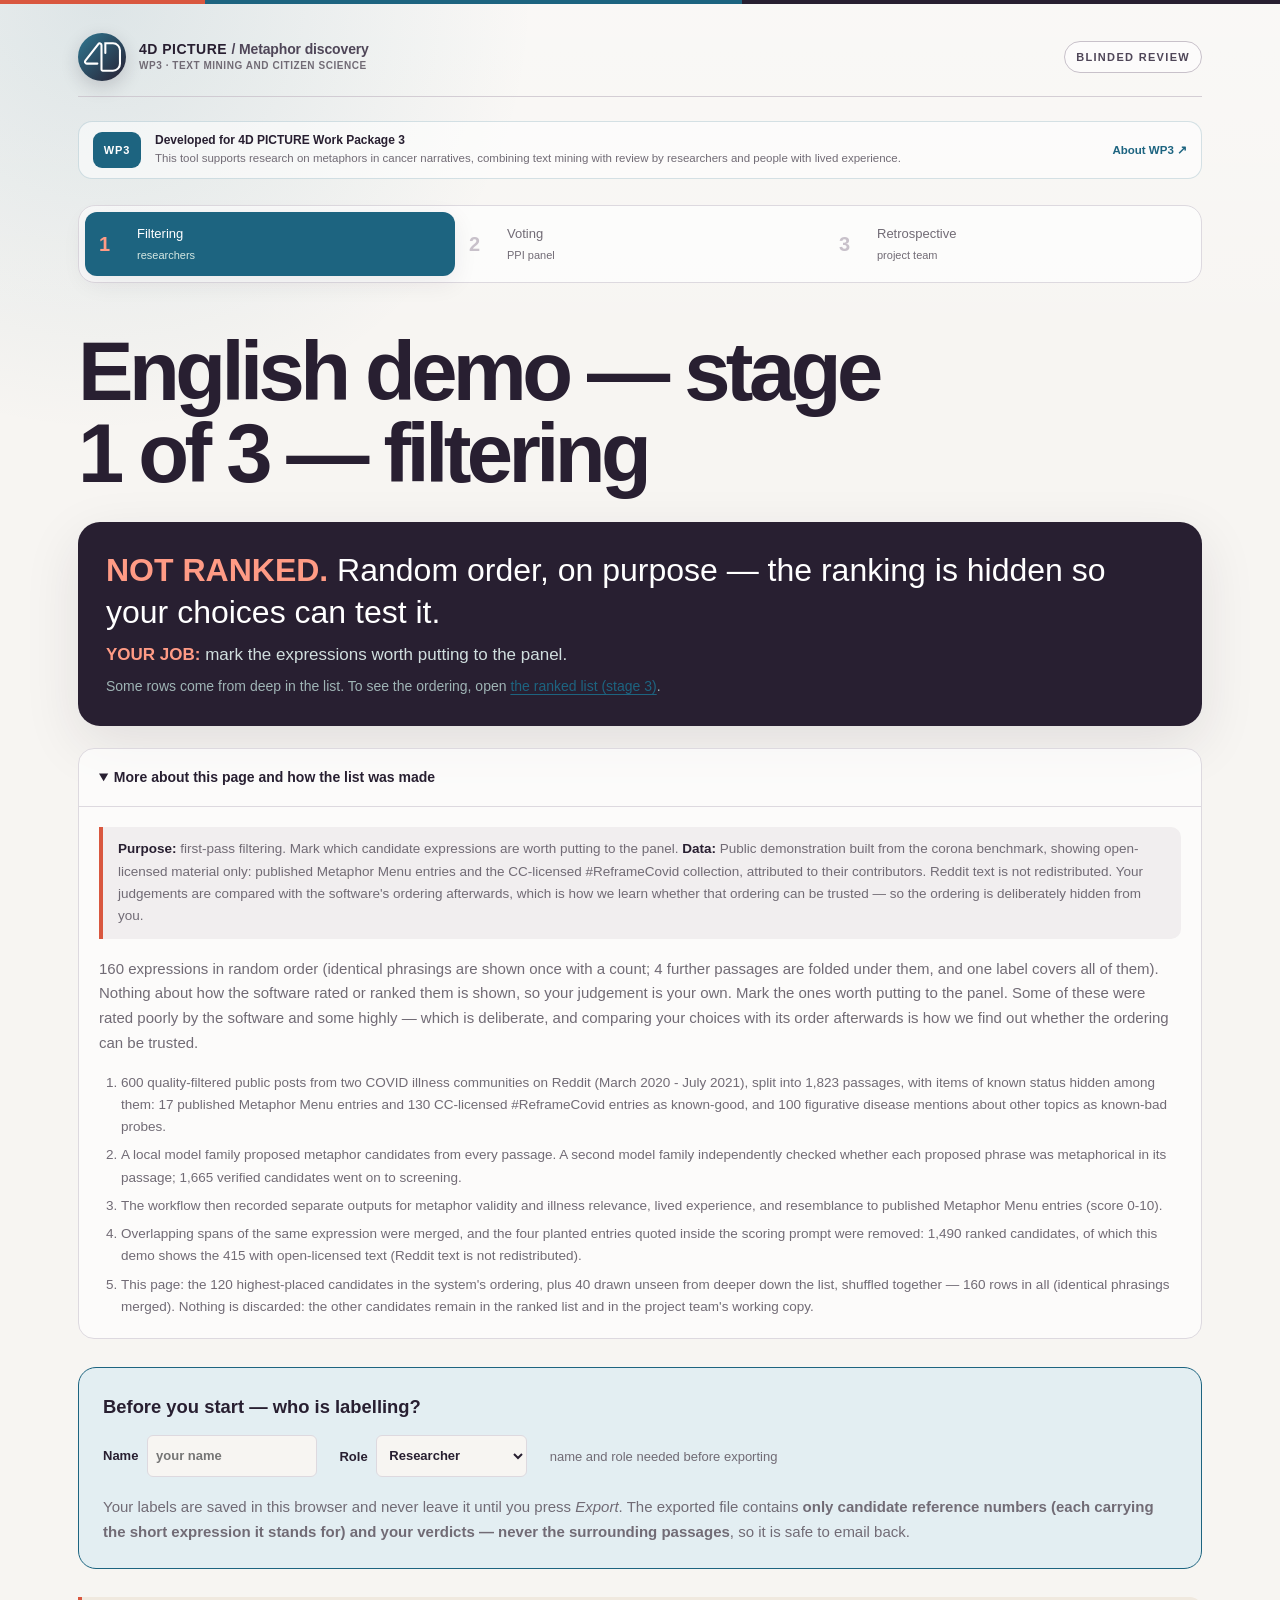
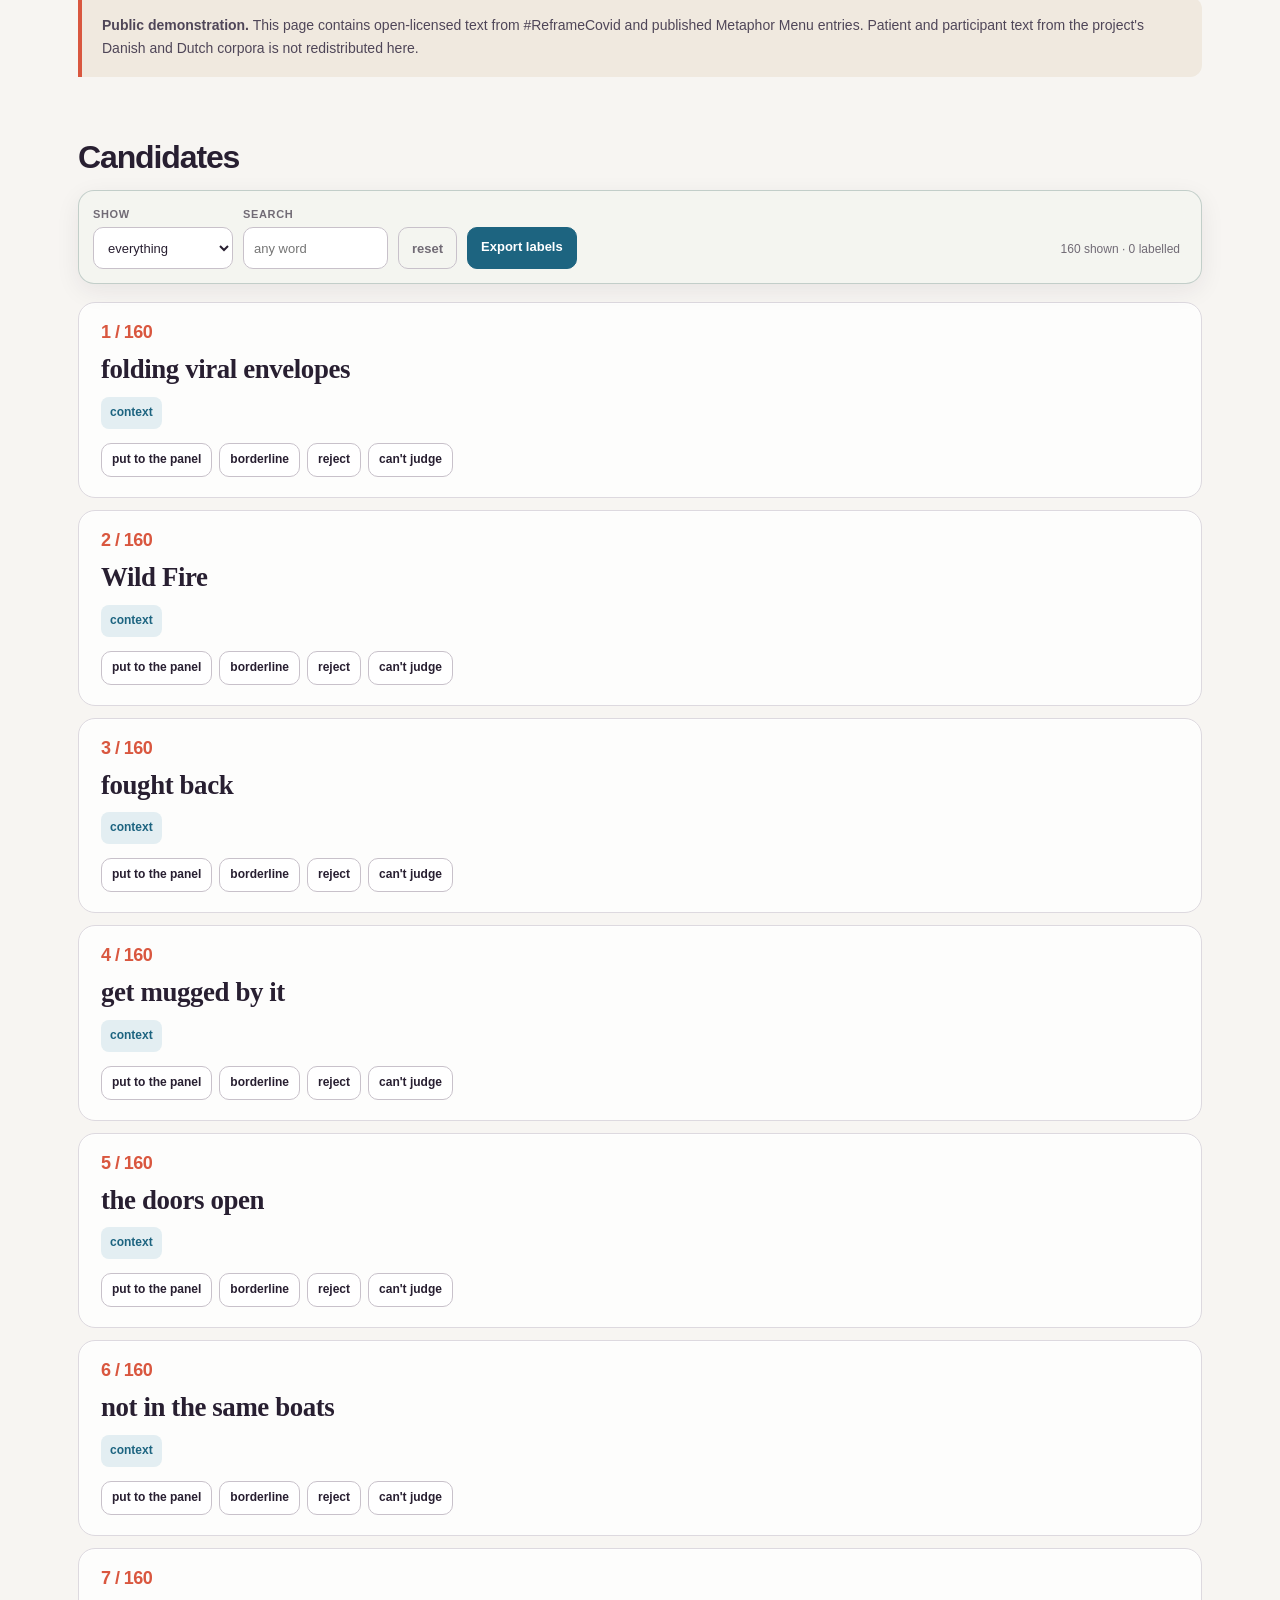
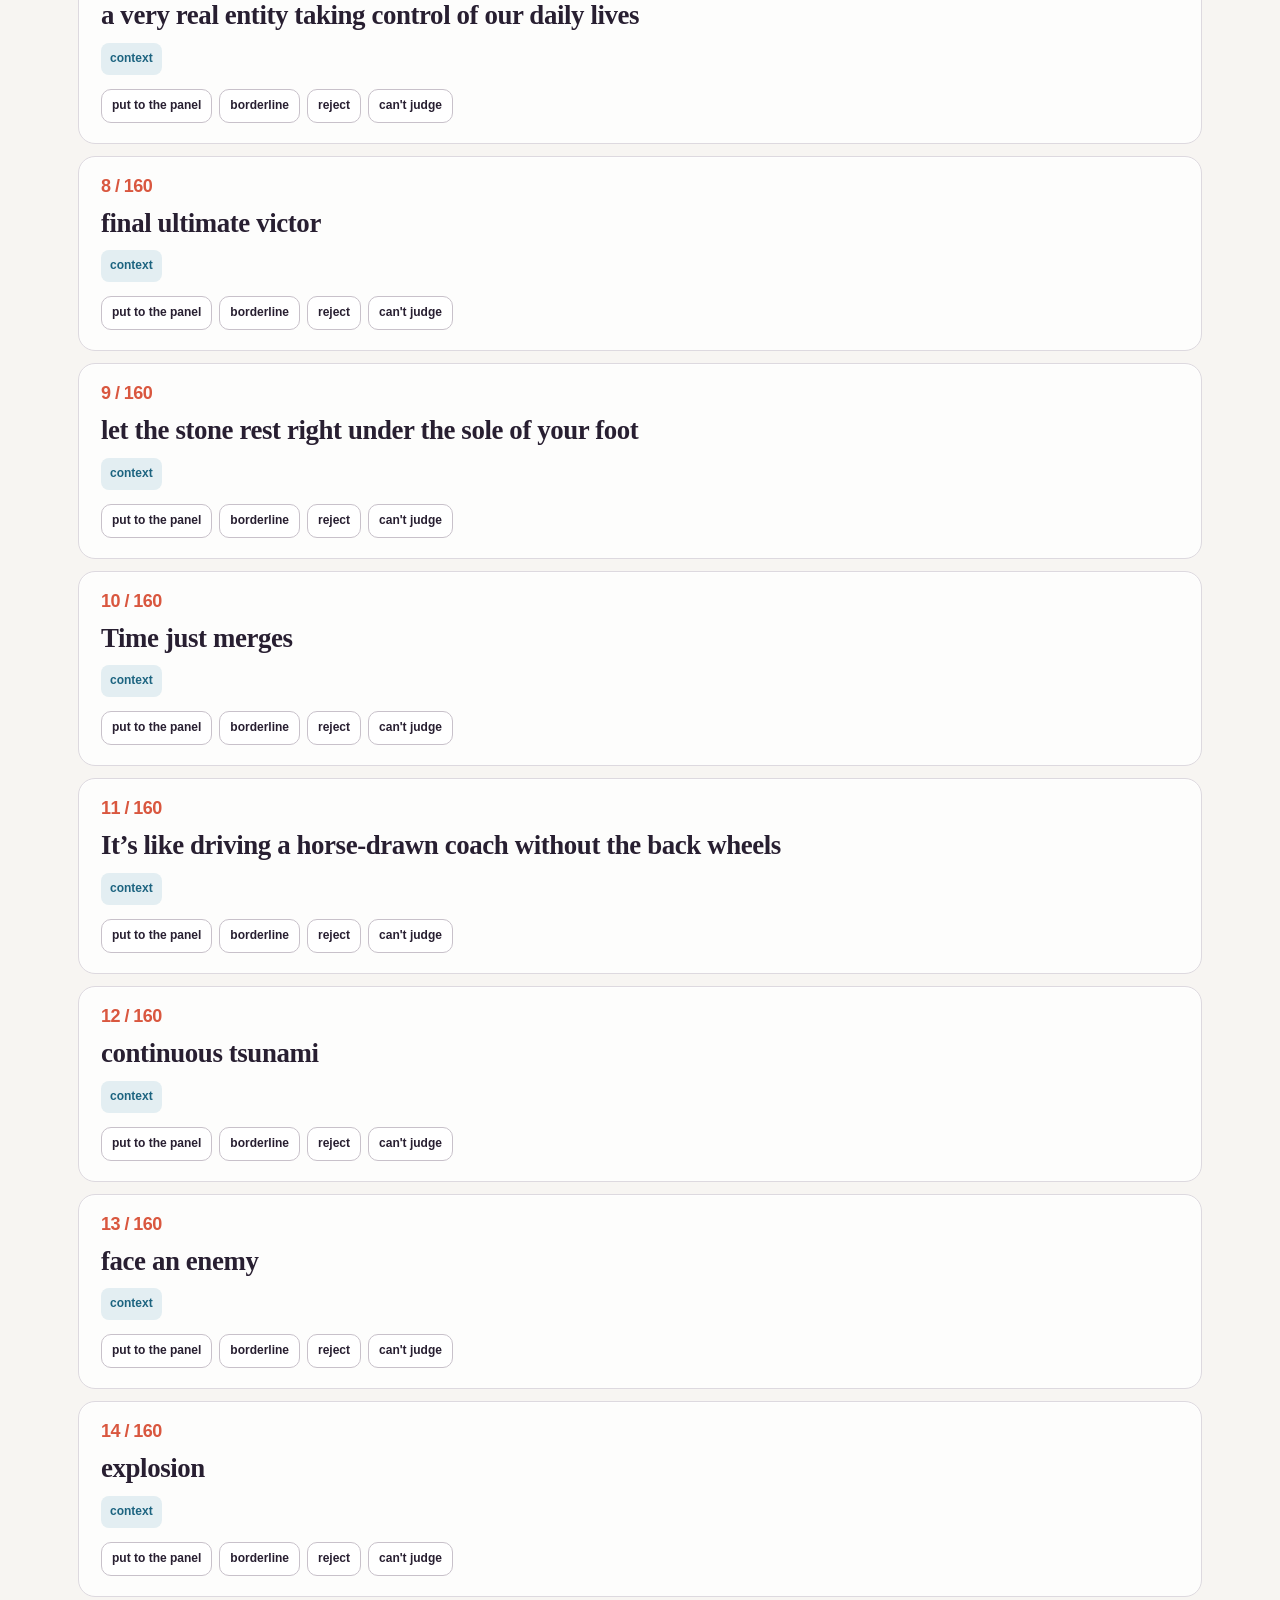
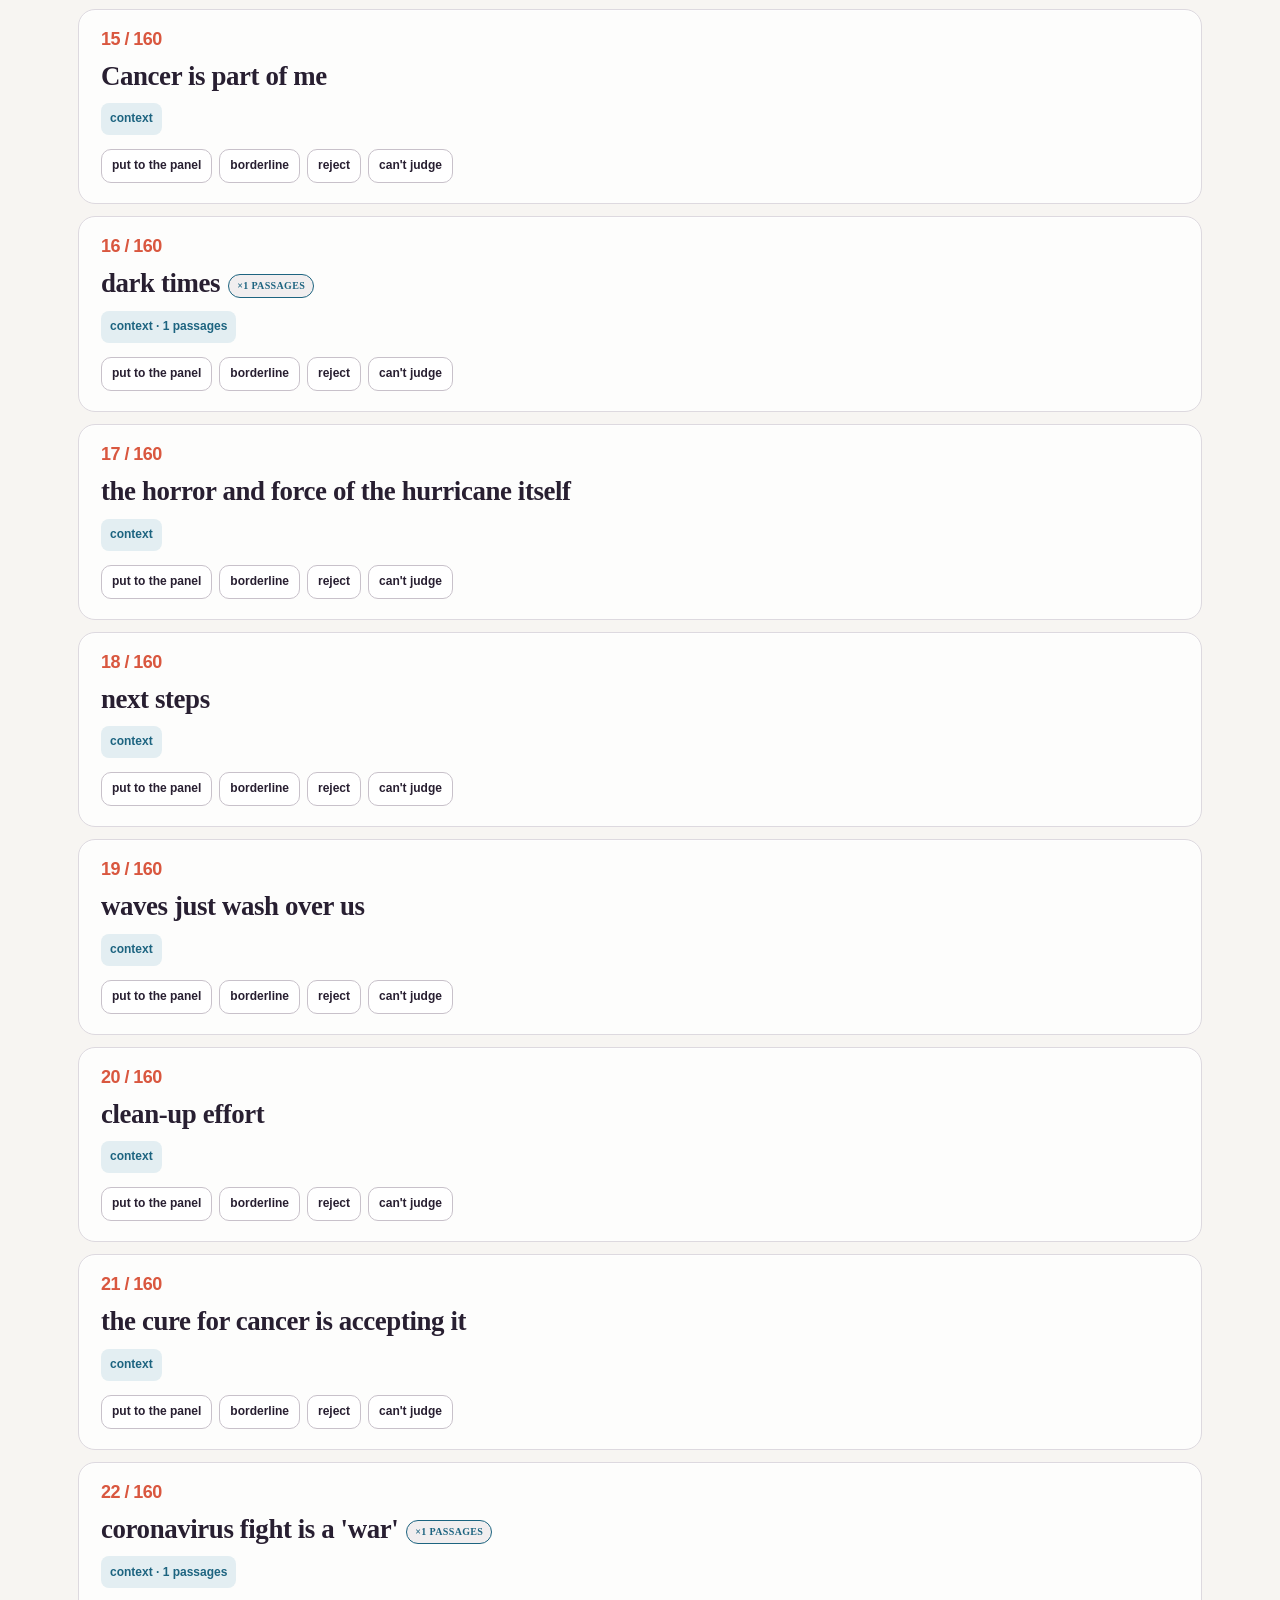
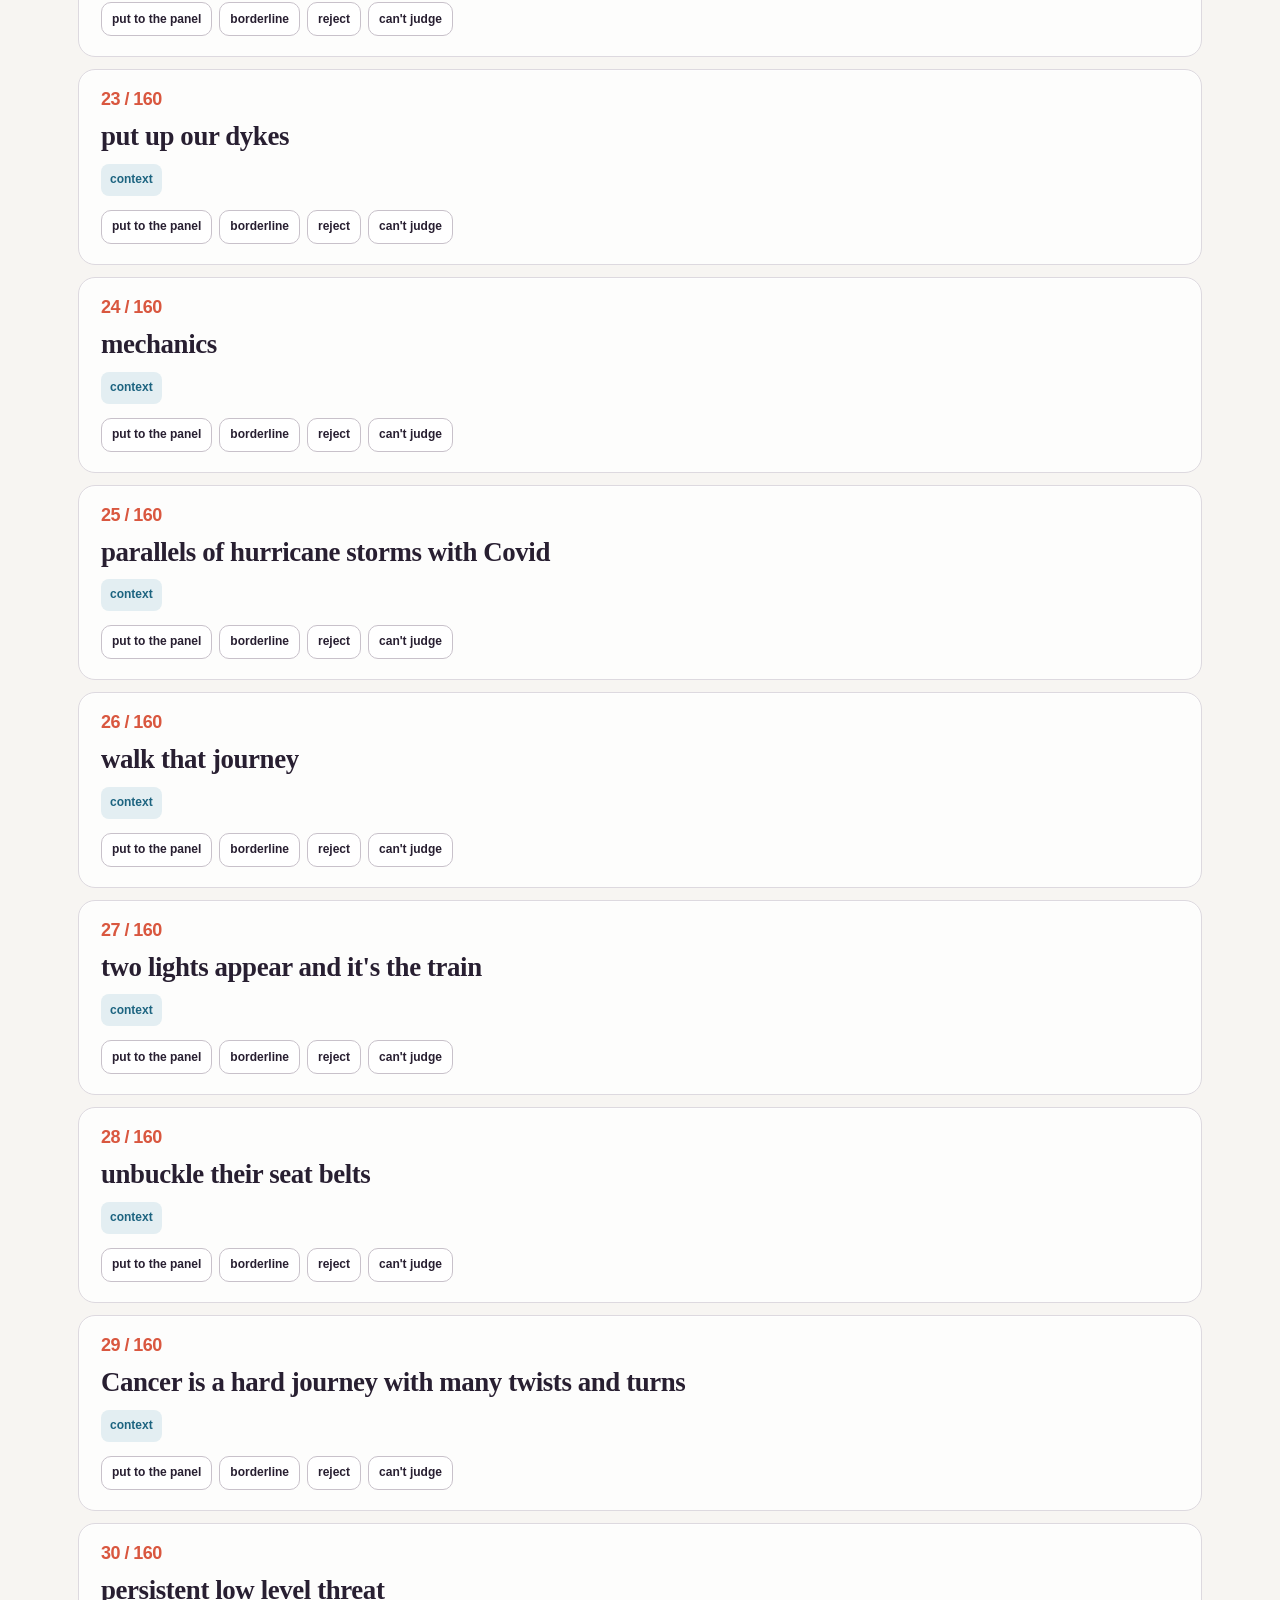
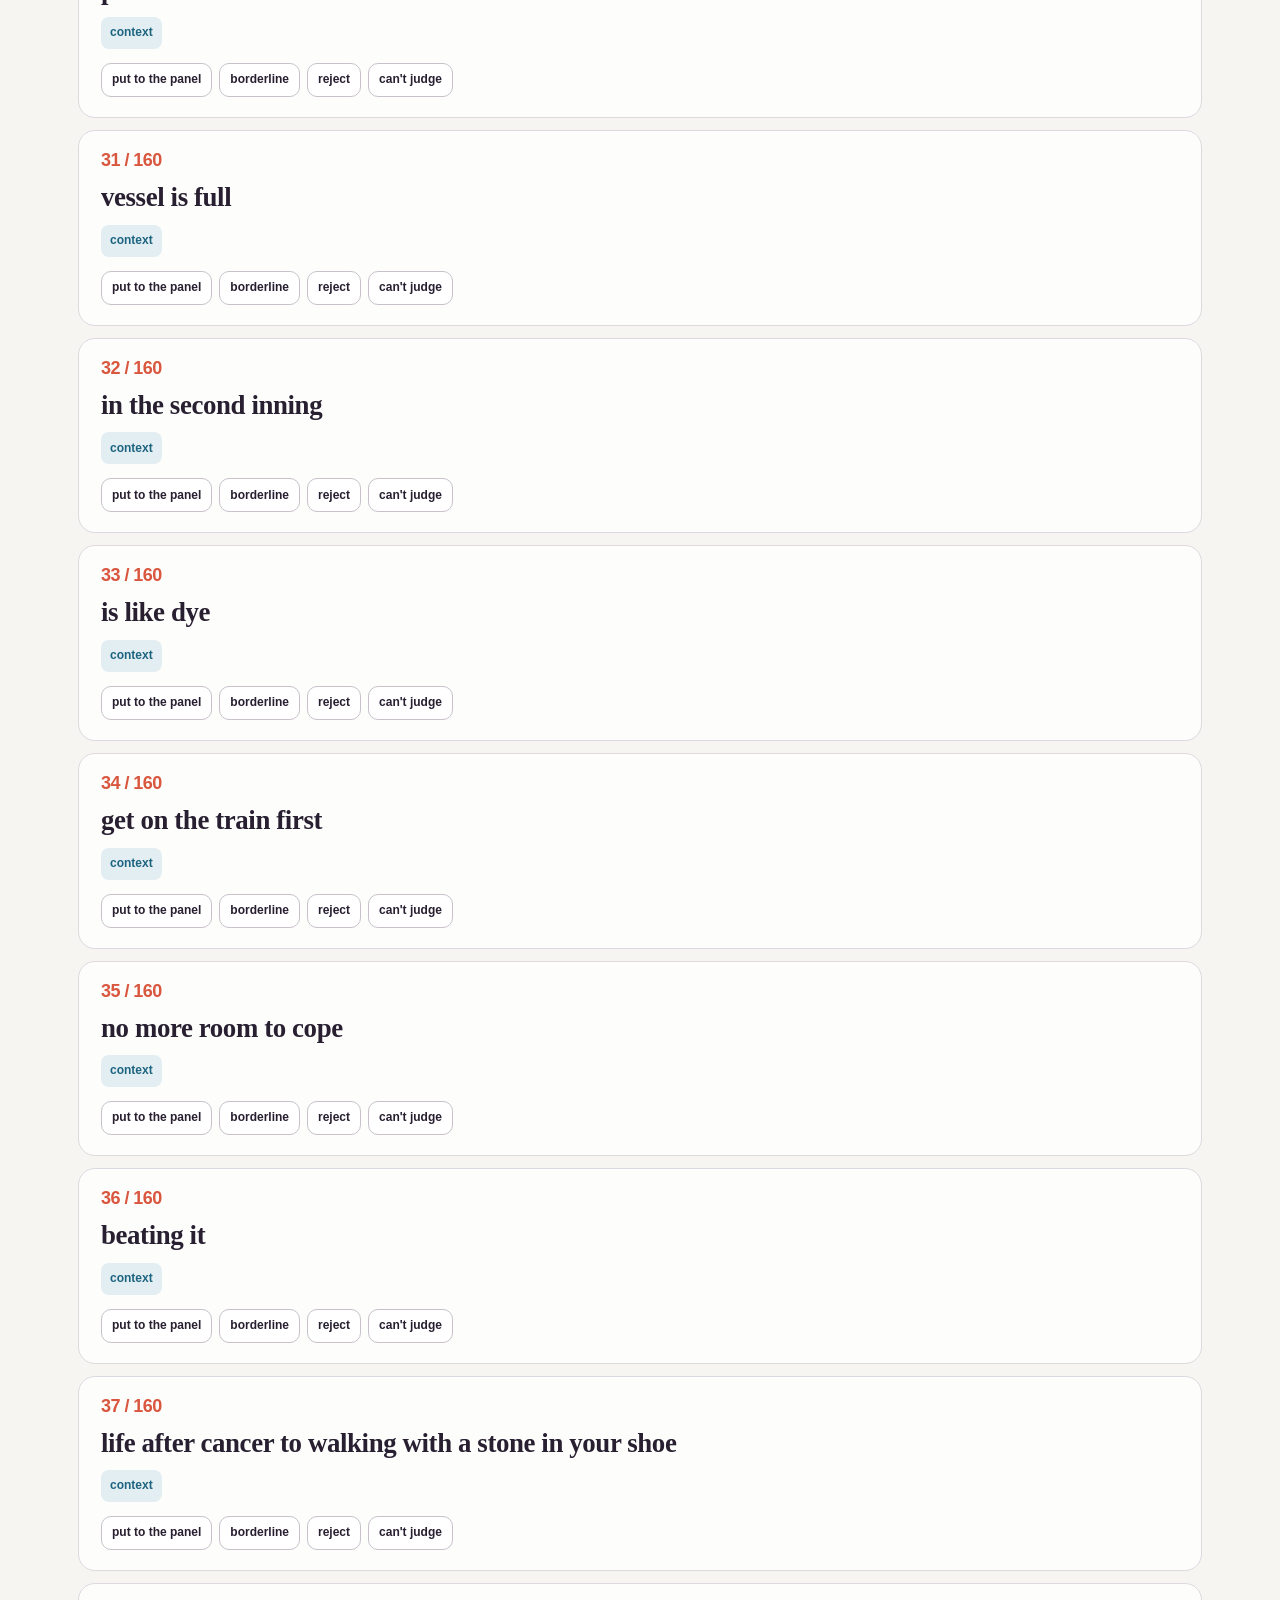
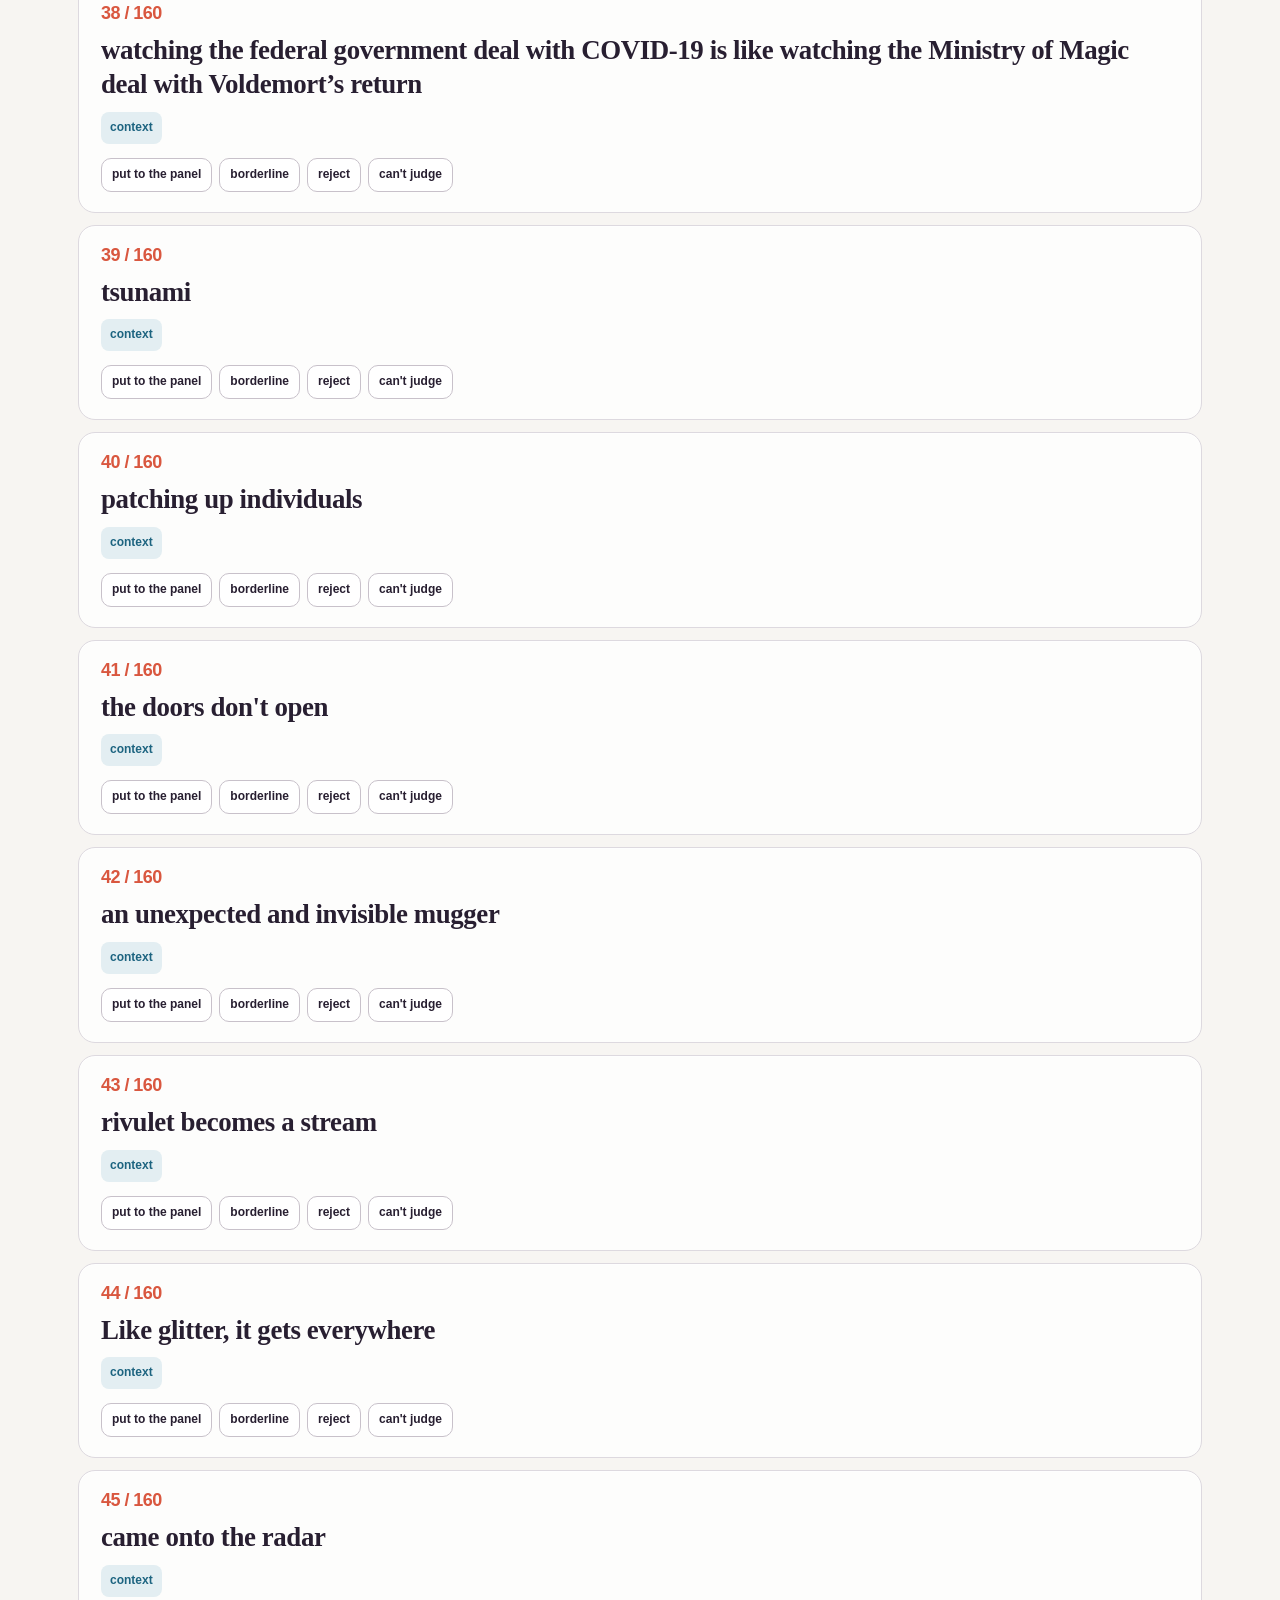
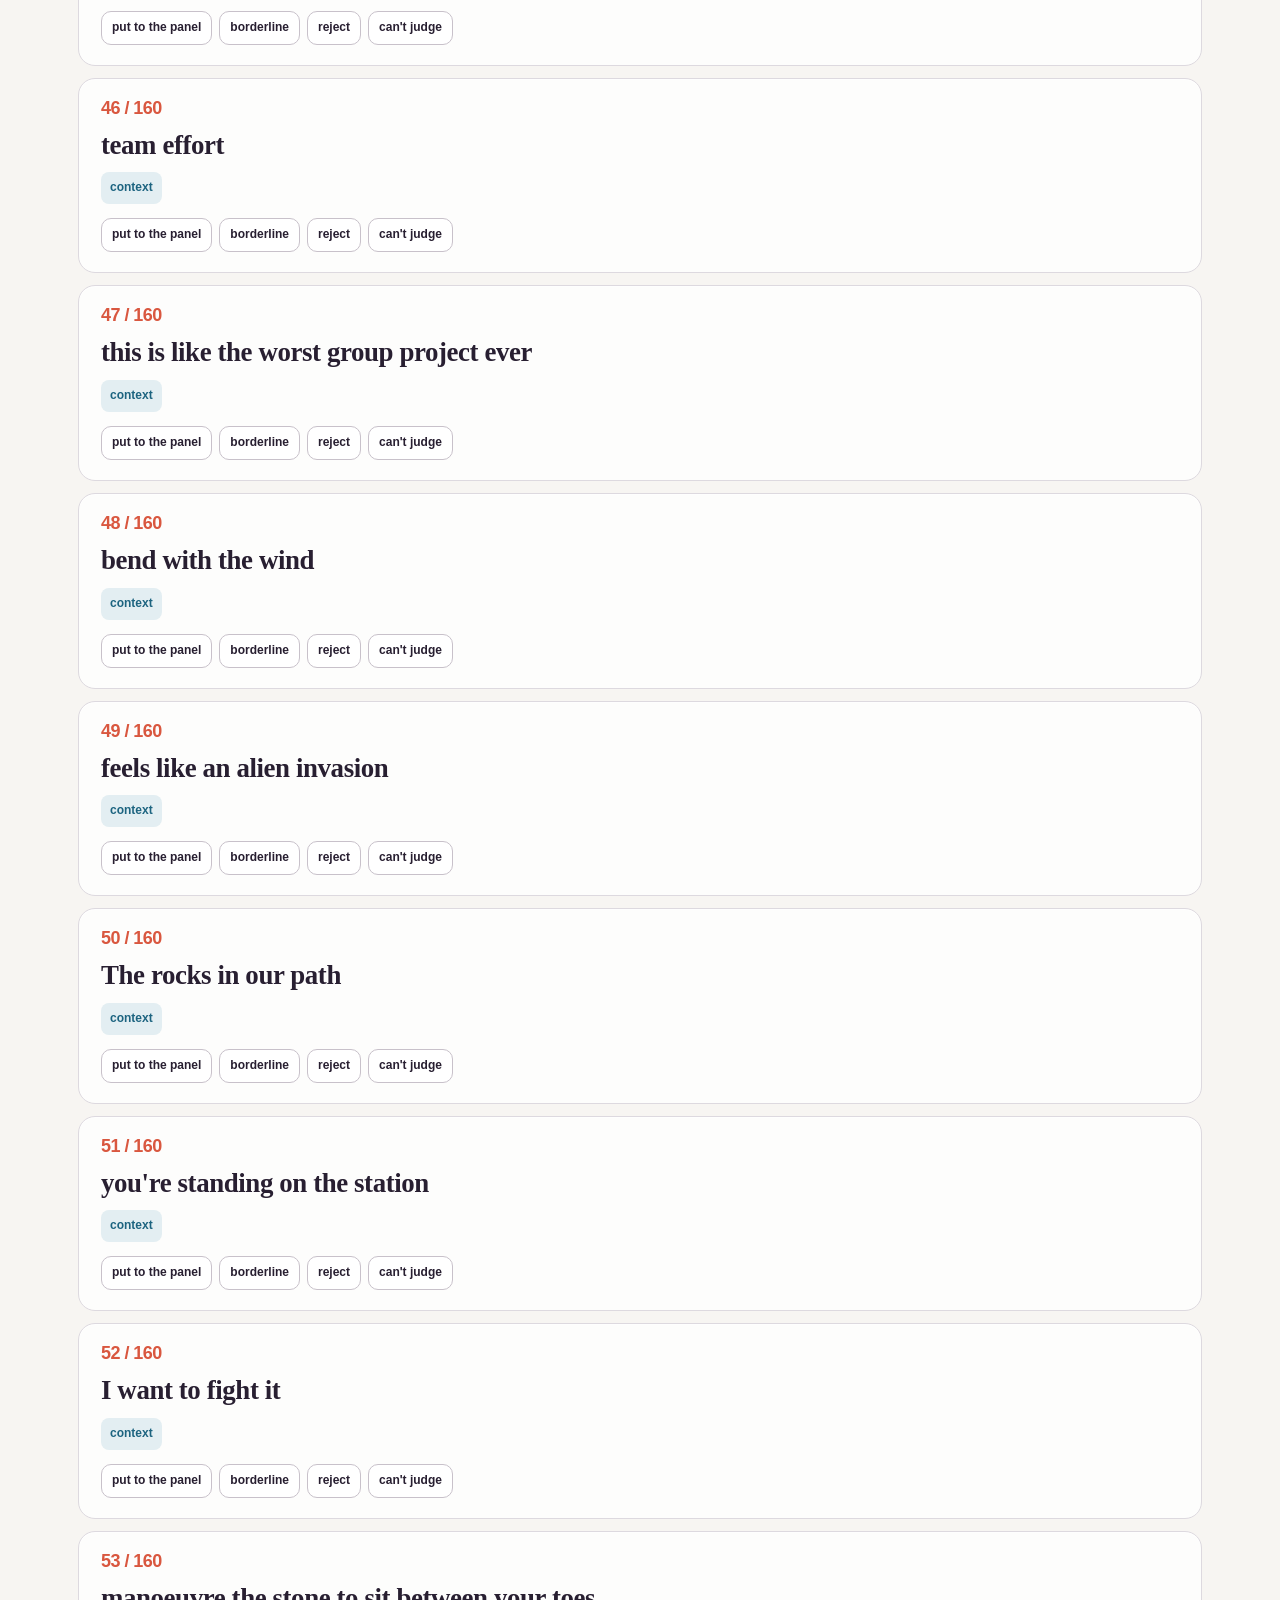
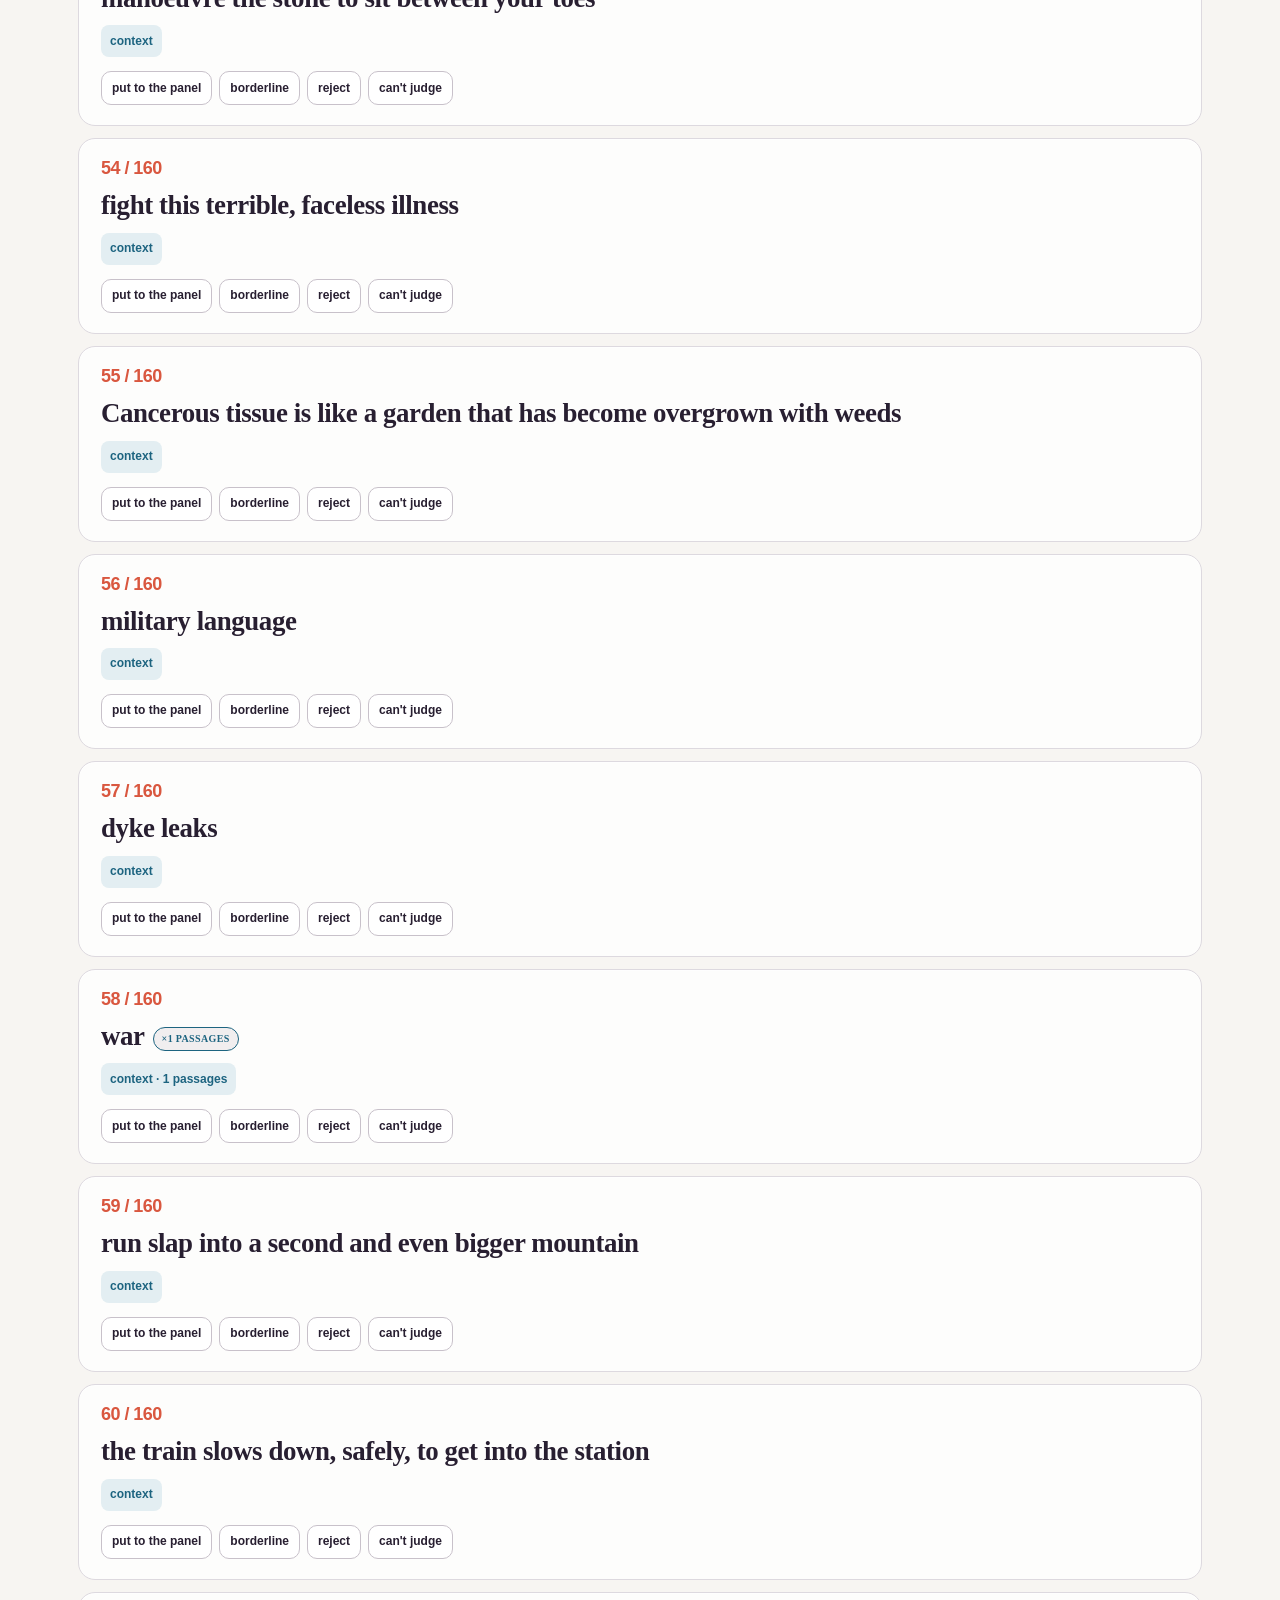
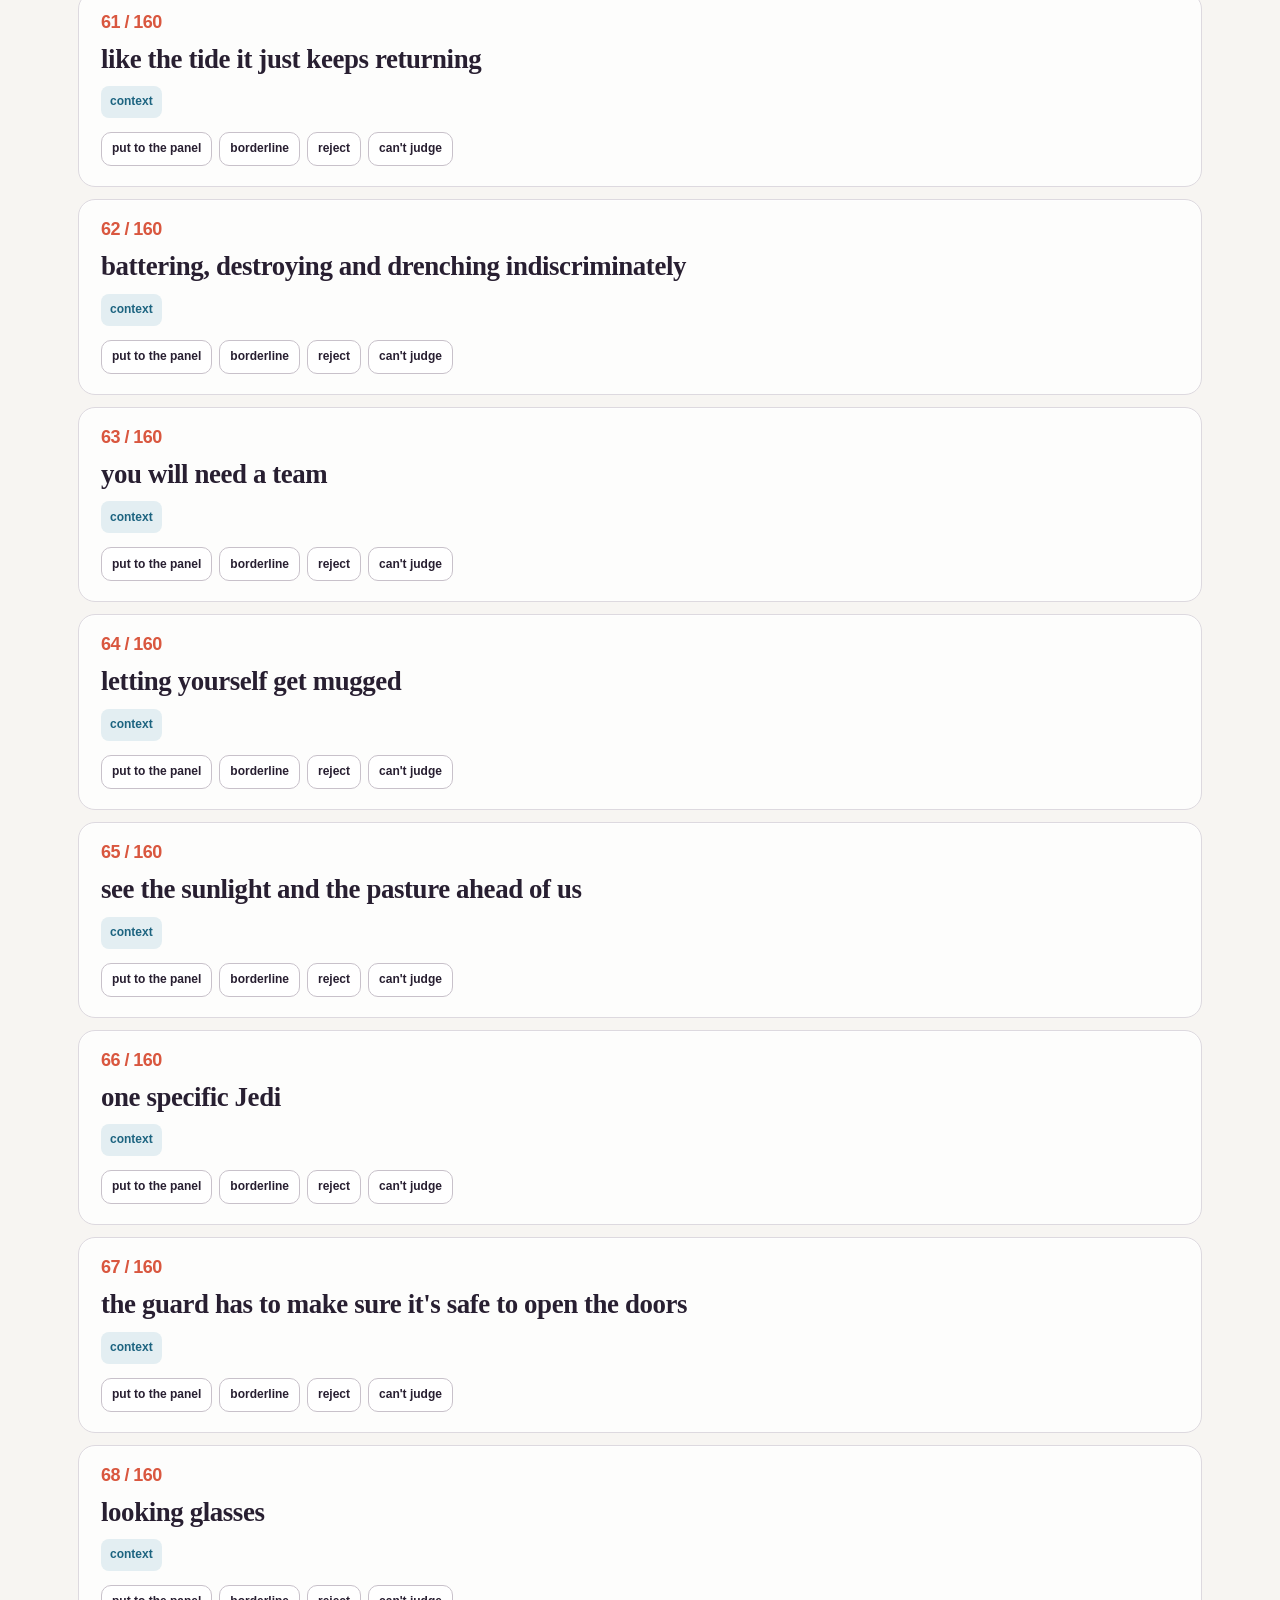
<file: demo/english_demo_stage1_for_researchers.html>
<!doctype html><html lang="en"><head><meta charset="utf-8">
<meta name="viewport" content="width=device-width, initial-scale=1">
<meta name="description" content="A 4D PICTURE WP3 research tool for reviewing candidate metaphors in cancer narratives. Everything stays in your browser.">
<meta name="theme-color" content="#281f31">
<title>English demo — stage 1 of 3 — filtering</title><style>
:root { --ink:#1a1a1a; --mut:#5f5f5f; --line:#e2e2e2; --bg:#fff; --card:#fafafa;
  --acc:#2a78d6; --warn:#c2571f; --ok:#1a7f4b; --alt:#7a4fc9; }
/* colour code, identical on every page of the workflow:
   blue = planted known-good check item (and the reader's own selections),
   green = passed both screens, orange = rejected by the topic screen / disregard,
   purple = found only by target-screened retrieval, grey = descriptive. */
@media (prefers-color-scheme: dark) { :root { --ink:#e8e8e8; --mut:#a0a0a0; --line:#333;
  --bg:#151515; --card:#1e1e1e; } }
body { font:15px/1.55 -apple-system,BlinkMacSystemFont,"Segoe UI",sans-serif;
  color:var(--ink); background:var(--bg); max-width:880px; margin:0 auto; padding:24px 20px; }
h1 { font-size:21px; margin:0 0 4px; } h2 { font-size:15px; margin:26px 0 8px; }
.lede { color:var(--mut); font-size:14px; margin:0 0 16px; }
table { border-collapse:collapse; width:100%; font-size:13.5px; margin-bottom:6px; }
th,td { text-align:right; padding:6px 8px; border-bottom:1px solid var(--line); }
th:first-child, td:first-child { text-align:left; }
th { color:var(--mut); font-weight:600; font-size:12px; }
tr.hi td { font-weight:700; color:var(--acc); }
.tw { overflow-x:auto; }
.note { border-left:3px solid var(--warn); padding:9px 13px; background:var(--card);
  border-radius:0 8px 8px 0; font-size:13.5px; margin:14px 0; }
#purpose { border:1px solid var(--line); border-left:4px solid var(--acc);
  border-radius:0 8px 8px 0; padding:11px 15px; margin:0 0 18px;
  background:var(--card); font-size:13.5px; color:var(--mut); }
#purpose strong { color:var(--ink); }
#how { border:1px solid var(--line); border-radius:9px; padding:9px 14px; margin:0 0 16px;
  background:var(--card); font-size:13.5px; }
#how summary { color:var(--ink); font-weight:600; cursor:pointer; font-size:13.5px; }
#how ol { margin:8px 0 2px; padding-left:22px; color:var(--mut); }
#how li { margin-bottom:6px; }
#rater { border:1px solid var(--acc); border-radius:9px; padding:12px 14px; margin:16px 0;
  background:var(--card); }
#rater input, #rater select { font:inherit; padding:5px 8px; border-radius:6px;
  border:1px solid var(--line); background:var(--bg); color:var(--ink); margin-right:8px; }
#bar { position:sticky; top:0; background:var(--bg); border-bottom:1px solid var(--line);
  padding:10px 0; display:flex; gap:9px; flex-wrap:wrap; align-items:center;
  font-size:13px; z-index:5; }
select, button { font:inherit; padding:5px 9px; border:1px solid var(--line);
  border-radius:6px; background:var(--card); color:var(--ink); cursor:pointer; }
#count { color:var(--mut); margin-left:auto; }
.row { border-bottom:1px solid var(--line); padding:11px 0; }
.row.done { border-left:3px solid var(--ok); padding-left:9px; }
.meta { display:flex; gap:6px; flex-wrap:wrap; align-items:center; margin-bottom:4px; }
.rank { font-weight:700; color:var(--mut); font-size:12px; min-width:52px; }
.pill { font-size:11px; padding:2px 7px; border-radius:10px; background:var(--card);
  border:1px solid var(--line); color:var(--mut); }
.pill.s0 { border-color:var(--ok); color:var(--ok); }
.pill.s2 { border-color:var(--warn); color:var(--warn); }
.pill.plant { border-color:var(--acc); color:var(--acc); font-weight:700; }
.pill.new { border-color:var(--alt); color:var(--alt); font-weight:700; }
.pill.sim, .pill.veh, .pill.old { border-color:var(--mut); }
.stages { display:flex; gap:8px; flex-wrap:wrap; margin:0 0 14px; }
.stages .st { border:1px solid var(--line); border-radius:8px; padding:6px 11px;
  font-size:13px; color:var(--mut); background:var(--card); }
.stages .st b { font-size:17px; margin-right:5px; color:var(--mut); }
.stages .st small { display:block; font-size:11px; }
.stages .st.cur { border:2px solid var(--acc); color:var(--ink); }
.stages .st.cur b { color:var(--acc); }
.legend { display:flex; gap:8px; flex-wrap:wrap; font-size:12.5px; color:var(--mut);
  margin:0 0 10px; }
.phrase { font-size:17px; font-weight:600; }
.phrase .pill.cnt { margin-left:8px; vertical-align:middle; border-color:var(--acc); color:var(--acc); font-weight:600; }
summary { color:var(--acc); font-size:12px; cursor:pointer; margin-top:4px; }
.ctx { color:var(--mut); font-size:13px; border-left:2px solid var(--line);
  padding-left:9px; margin:6px 0 0; }
mark { background:transparent; color:var(--ink); font-weight:700; border-bottom:2px solid var(--acc); }
.status { margin:10px 0 16px; padding:14px 18px; border:2px solid var(--acc); border-radius:8px;
  background:var(--card); }
.status .l1 { font-size:20px; line-height:1.3; }
.status .l2 { font-size:17px; margin-top:6px; }
.status .l3 { color:var(--mut); margin-top:6px; font-size:14px; }
.status b { color:var(--acc); }
#veh table td:first-child { cursor:pointer; }
#vehctl { margin:6px 0 10px; }
#vehctl .ctlrow { display:flex; gap:16px; flex-wrap:wrap; align-items:center; margin-bottom:8px; }
#vtab tr.sub td { font-size:13.5px; color:var(--mut); border-top:none; padding-top:2px; padding-bottom:2px; }
#vtab tr.sub td:first-child { padding-left:28px; color:var(--ink); }
#vtab tr.grp td { font-weight:600; }
#vtab tr.more td { padding-left:28px; font-size:12.5px; color:var(--acc); cursor:pointer; border-top:none; }
#vtab .bar { display:inline-block; height:10px; background:var(--acc); opacity:.55; vertical-align:middle; }
#veh .codes span { display:inline-block; margin:0 6px 2px 0; cursor:pointer; color:var(--acc); }
#veh tr.on td { font-weight:700; background:rgba(42,120,214,.14); }
#vclear { display:none; margin-left:12px; padding:3px 10px; border:1px solid var(--acc); color:var(--acc);
  border-radius:12px; cursor:pointer; font-size:13px; background:transparent; }
#vclear.show { display:inline-block; }
.lbl { margin-top:7px; display:flex; gap:6px; flex-wrap:wrap; }
.lbl button { font-size:12.5px; padding:4px 10px; }
.lbl button.sel { background:var(--acc); color:#fff; border-color:var(--acc); }
textarea { width:100%; height:110px; margin-top:10px; display:none;
  font-family:ui-monospace,monospace; font-size:12px; }
/* start screen (no data loaded yet) */
.loader { max-width:720px; margin:40px auto 60px; }
.loader h1 { font-size:clamp(1.8rem, 4vw, 2.6rem); margin:8px 0 12px; }
.loader .lede { font-size:16px; }
.dropzone { border:2px dashed var(--acc); border-radius:14px; padding:28px 20px; margin:22px 0;
  text-align:center; background:var(--card); }
.dropzone.over { background:rgba(42,120,214,.12); }
.filebtn { display:inline-block; position:relative; overflow:hidden; cursor:pointer; font-size:17px; padding:12px 22px; }
.filebtn input { position:absolute; inset:0; opacity:0; cursor:pointer; font-size:0; }
.drophint { display:block; color:var(--mut); margin-top:12px; font-size:13px; }
.loader-steps { list-style:none; padding:0; margin:26px 0; display:grid; gap:14px; }
.loader-steps li { display:grid; grid-template-columns:44px 1fr; gap:12px; align-items:start; }
.loader-steps li b { font-size:24px; color:var(--acc); border:2px solid var(--acc); border-radius:50%;
  width:40px; height:40px; display:flex; align-items:center; justify-content:center; }
.loader-steps p { margin:3px 0 0; color:var(--mut); font-size:14px; }
.loader .privacy { color:var(--mut); font-size:13px; border-top:1px solid var(--line); padding-top:12px; }
.loader-error { border-left-color:#c22; }
.passform { display:flex; gap:12px; flex-wrap:wrap; align-items:center; margin:22px 0; }
.passform input[type=password], .passform input[type=text] { font:inherit; font-size:17px; padding:9px 12px; border-radius:8px; border:1px solid var(--line); background:var(--bg); color:var(--ink); }
.passform .showpass { color:var(--mut); font-size:13px; }
.langswitch { margin-left:auto; display:flex; gap:4px; }
.langbtn { font-size:12px; padding:3px 9px; }
.langbtn.on { background:var(--acc); color:#fff; border-color:var(--acc); }
#reload { margin-left:12px; font-size:12px; padding:4px 10px; }
/* planted-entry strip and return box */
.plantstrip svg { width:100%; height:auto; display:block; }
.plantstrip .dot { stroke:var(--bg); stroke-width:2; } .plantstrip .dot.held { fill:var(--acc); }
.plantstrip .grid { stroke:var(--line); stroke-width:1; }
.plantstrip .tick, .plantstrip .lane { fill:var(--mut); font-size:11px; }
.plantstrip .tick { text-anchor:middle; } .plantstrip .lane { text-anchor:end; font-size:12px; }
.returnbox { border-color:var(--ok); }
.returnbox .l1 b { color:var(--ok); }
.returnbox code { font-size:14px; }
</style><style data-theme="demo.css">
:root {
  --ink: #281f31;
  --ink-soft: #4f4658;
  --mut: #716b75;
  --line: #ddd9df;
  --line-strong: #c8c1ca;
  --bg: #f7f5f2;
  --paper: #ffffff;
  --card: #f1eeef;
  --acc: #d9573f;
  --acc-deep: #b83d2a;
  --teal: #1d6480;
  --teal-soft: #e3eef2;
  --eu-blue: #003399;
  --eu-yellow: #ffcc00;
  --warn: #ba5b25;
  --ok: #236b5c;
  --alt: #6554a4;
  --shadow: 0 18px 55px rgba(40, 31, 49, .1);
  --shadow-small: 0 7px 24px rgba(40, 31, 49, .075);
}

* { box-sizing: border-box; }

html {
  scroll-behavior: smooth;
  scroll-padding-top: 140px;
}

body {
  max-width: 1120px;
  margin: 0 auto;
  padding: 26px 28px 64px;
  color: var(--ink);
  background:
    radial-gradient(circle at 8% 0%, rgba(29, 100, 128, .13), transparent 27rem),
    linear-gradient(180deg, rgba(255,255,255,.35), transparent 22rem),
    var(--bg);
  font-family: Inter, ui-sans-serif, -apple-system, BlinkMacSystemFont, "Segoe UI", sans-serif;
  font-size: 16px;
  line-height: 1.65;
  -webkit-font-smoothing: antialiased;
}

body::before {
  position: fixed;
  inset: 0 0 auto;
  height: 4px;
  z-index: 30;
  content: "";
  background: linear-gradient(90deg, var(--acc) 0 16%, #1d6480 16% 58%, #281f31 58% 100%);
}

a { color: var(--teal); text-decoration-thickness: 1px; text-underline-offset: 3px; }
a:hover { color: var(--acc-deep); }

h1, h2, h3, p { text-wrap: pretty; }

h1 {
  margin: 0;
  max-width: 820px;
  font-size: clamp(2.55rem, 6.5vw, 5.35rem);
  line-height: .98;
  letter-spacing: -.055em;
  font-weight: 700;
}

h2 {
  margin: 0;
  font-size: clamp(1.85rem, 3vw, 3.1rem);
  line-height: 1.08;
  letter-spacing: -.035em;
}

h3 { letter-spacing: -.018em; }
button, input, select, textarea { font: inherit; }

button, select, input {
  min-height: 42px;
  border: 1px solid var(--line-strong);
  border-radius: 10px;
  color: var(--ink);
  background: var(--paper);
}

button {
  padding: 8px 13px;
  cursor: pointer;
  font-weight: 650;
  transition: border-color .18s ease, color .18s ease, background .18s ease, transform .18s ease;
}

button:hover { border-color: var(--teal); color: var(--teal); transform: translateY(-1px); }
button:focus-visible, a:focus-visible, input:focus-visible, select:focus-visible, summary:focus-visible {
  outline: 3px solid rgba(217, 87, 63, .35);
  outline-offset: 3px;
}

input, select { padding: 8px 10px; }

.site-header {
  display: flex;
  align-items: center;
  justify-content: space-between;
  gap: 24px;
  min-height: 68px;
  margin-bottom: 24px;
  padding: 7px 0 15px;
  border-bottom: 1px solid rgba(200, 193, 202, .75);
}

.brand {
  display: inline-flex;
  align-items: center;
  gap: 13px;
  min-width: 0;
  color: var(--ink);
  letter-spacing: -.01em;
  text-decoration: none;
}

.brand:hover { color: var(--ink); }

.project-logo-wrap {
  display: grid;
  width: 48px;
  height: 48px;
  flex: 0 0 48px;
  place-items: center;
  border-radius: 50%;
  color: white;
  background: linear-gradient(135deg, #2f7892, #281f31);
  box-shadow: 0 6px 18px rgba(40,31,49,.18);
}

.project-logo { width: 37px; height: 30px; fill: currentColor; }
.brand-mark {
  display: inline-grid;
  width: 38px;
  height: 38px;
  flex: 0 0 38px;
  place-items: center;
  border-radius: 50%;
  color: white;
  background: linear-gradient(135deg, var(--teal), var(--ink));
  font-size: 13px;
  font-weight: 850;
  box-shadow: 0 5px 16px rgba(40,31,49,.14);
}
.brand > span:last-child:not(.brand-copy) { font-size: 14px; font-weight: 750; }
.brand-copy { display: grid; gap: 2px; min-width: 0; }
.brand-copy strong { font-size: 14px; line-height: 1.2; font-weight: 850; letter-spacing: .035em; }
.brand-copy small { color: var(--mut); font-size: 10px; line-height: 1.25; font-weight: 750; letter-spacing: .055em; text-transform: uppercase; }
.brand-tool { color: var(--ink-soft); font-weight: 650; letter-spacing: -.01em; }
.header-actions { display: flex; align-items: center; justify-content: flex-end; gap: 10px; }
.header-actions .langswitch { margin-left: 0; }

.project-context {
  display: grid;
  grid-template-columns: 48px minmax(0, 1fr) auto;
  gap: 14px;
  align-items: center;
  margin: 0 0 26px;
  padding: 10px 14px;
  border: 1px solid rgba(29, 100, 128, .18);
  border-radius: 14px;
  background: rgba(255, 255, 255, .55);
}

.project-context-number {
  display: grid;
  min-height: 36px;
  place-items: center;
  border-radius: 9px;
  color: white;
  background: var(--teal);
  font-size: 11px;
  line-height: 1;
  font-weight: 850;
  letter-spacing: .08em;
}

.project-context-copy { min-width: 0; }
.project-context-copy strong { display: block; margin-bottom: 2px; font-size: 12px; line-height: 1.3; }
.project-context-copy p { max-width: 760px; margin: 0; color: var(--mut); font-size: 11.5px; line-height: 1.45; }
.project-context-link { white-space: nowrap; font-size: 11.5px; font-weight: 800; text-decoration: none; }
.project-context + .stages { margin-top: 0; }

.header-tag, .eyebrow, .step-audience, .evidence-label {
  font-size: 11px;
  line-height: 1.3;
  font-weight: 800;
  letter-spacing: .12em;
  text-transform: uppercase;
}

.header-tag {
  padding: 8px 11px;
  border: 1px solid var(--line-strong);
  border-radius: 999px;
  color: var(--ink-soft);
  background: rgba(255, 255, 255, .55);
}

.site-nav { display: flex; align-items: center; gap: 22px; }
.site-nav a { color: var(--ink-soft); font-size: 13px; font-weight: 700; text-decoration: none; }
.site-nav a:hover { color: var(--acc-deep); }
.site-nav .nav-output { padding: 8px 12px; border: 1px solid var(--line-strong); border-radius: 999px; background: rgba(255,255,255,.55); }

.eyebrow { margin: 0 0 20px; color: var(--acc-deep); }

.home-hero {
  display: grid;
  grid-template-columns: minmax(0, 1.65fr) minmax(270px, .72fr);
  gap: 58px;
  align-items: end;
  padding: 36px 0 76px;
}

.hero-lede {
  max-width: 700px;
  margin: 30px 0 0;
  color: var(--ink-soft);
  font-size: clamp(1.08rem, 2vw, 1.35rem);
  line-height: 1.52;
}

.hero-actions { display: flex; align-items: center; gap: 22px; flex-wrap: wrap; margin-top: 34px; }

.button {
  display: inline-flex;
  align-items: center;
  justify-content: center;
  gap: 10px;
  min-height: 50px;
  padding: 12px 18px;
  border-radius: 12px;
  font-weight: 750;
  text-decoration: none;
  box-shadow: var(--shadow-small);
  transition: transform .18s ease, box-shadow .18s ease, background .18s ease;
}

.button.primary { color: #fff; background: var(--acc); }
.button.primary:hover { color: #fff; background: var(--acc-deep); transform: translateY(-2px); box-shadow: var(--shadow); }
.text-link, .card-link { font-weight: 750; text-decoration: none; }

.hero-proof {
  position: relative;
  overflow: hidden;
  padding: 28px;
  border-radius: 24px;
  color: #fff;
  background:
    radial-gradient(circle at 90% 10%, rgba(255,255,255,.19) 0 2px, transparent 3px) 0 0 / 19px 19px,
    var(--teal);
  box-shadow: var(--shadow);
}

.proof-kicker { color: #d7eee8; font-size: 12px; font-weight: 750; }
.proof-number { margin: 22px 0 3px; font-size: clamp(4rem, 8vw, 6.25rem); line-height: .84; letter-spacing: -.065em; font-weight: 780; }
.proof-label { max-width: 235px; color: #e5f1ed; line-height: 1.4; }

.mini-metrics { display: grid; grid-template-columns: 1fr 1fr; gap: 15px; margin-top: 28px; padding-top: 22px; border-top: 1px solid rgba(255,255,255,.24); }
.mini-metrics div { display: grid; gap: 5px; }
.mini-metrics strong { font-size: 1.65rem; line-height: 1; }
.mini-metrics span { color: #d7e8e3; font-size: 11px; line-height: 1.35; }

.principle { display: grid; grid-template-columns: 58px 1fr; gap: 24px; align-items: start; padding: 28px 0; border-top: 1px solid var(--line-strong); border-bottom: 1px solid var(--line-strong); }
.principle-index { color: var(--acc); font-size: 12px; font-weight: 800; }
.principle p { max-width: 850px; margin: 0; font-family: Georgia, "Times New Roman", serif; font-size: clamp(1.25rem, 2.4vw, 1.7rem); line-height: 1.45; }

.section-block { padding-top: 108px; }
.section-heading { display: grid; grid-template-columns: minmax(0, 1.45fr) minmax(250px, .75fr); gap: 48px; align-items: end; margin-bottom: 38px; }
.section-heading p:last-child { margin: 0; color: var(--mut); }

.menu-goal {
  display: grid;
  grid-template-columns: minmax(0, 1.5fr) auto;
  gap: 44px;
  align-items: end;
  padding: clamp(30px, 5vw, 54px);
  border-radius: 26px;
  color: white;
  background: var(--ink);
  box-shadow: var(--shadow);
}

.menu-goal .eyebrow { color: #ff9b85; }
.menu-goal h2 { max-width: 720px; }
.menu-goal p:last-child { max-width: 720px; margin: 22px 0 0; color: #c3d2d3; }
.menu-goal .menu-link { min-width: 225px; color: white; border: 1px solid rgba(255,255,255,.3); background: rgba(255,255,255,.08); box-shadow: none; }
.menu-goal .menu-link:hover { color: white; border-color: white; background: rgba(255,255,255,.14); }

.compact-heading { margin-top: 66px; }
.method-example { max-width: 900px; margin: -8px 0 24px; padding: 15px 18px; border-radius: 14px; color: var(--mut); background: var(--blue-soft); font-size: 14px; }
.method-example strong { color: var(--ink); }
.method-steps { display: grid; grid-template-columns: repeat(3, 1fr); gap: 16px; }
.method-step { min-height: 390px; padding: 26px; border: 1px solid var(--line); border-radius: 20px; background: rgba(255,255,255,.72); }
.method-number { display: inline-block; margin-bottom: 26px; color: var(--acc); font-size: 12px; font-weight: 850; letter-spacing: .08em; }
.method-step h3 { margin: 0 0 10px; font-size: 1.35rem; }
.method-step p { margin: 0; color: var(--mut); font-size: 14px; }
.method-step p strong { color: var(--ink); }
.method-step blockquote { min-height: 116px; margin: 16px 0 18px; padding: 14px 15px; border-left: 3px solid var(--acc); border-radius: 0 12px 12px 0; color: var(--ink); background: var(--blue-soft); font-size: 14px; font-weight: 650; }
.method-step.human-step { border-color: rgba(23,107,103,.25); background: var(--teal-soft); }
.method-step.human-step blockquote { border-left-color: var(--teal); background: rgba(255,255,255,.62); }
.method-note { max-width: 900px; margin: 24px 0 0; padding-left: 18px; border-left: 3px solid var(--acc); color: var(--mut); font-size: 14px; }

.workflow-grid { display: grid; grid-template-columns: repeat(3, 1fr); gap: 16px; }
.workflow-card, .evidence-card {
  position: relative;
  display: flex;
  min-height: 340px;
  flex-direction: column;
  padding: 28px;
  border: 1px solid var(--line);
  border-radius: 22px;
  color: var(--ink);
  background: rgba(255,255,255,.72);
  text-decoration: none;
  box-shadow: 0 1px 0 rgba(255,255,255,.7) inset;
  transition: transform .2s ease, box-shadow .2s ease, border-color .2s ease;
}

.workflow-card:hover, .evidence-card:hover { color: var(--ink); border-color: var(--line-strong); transform: translateY(-5px); box-shadow: var(--shadow); }
.workflow-card.featured { color: #fff; border-color: var(--ink); background: var(--ink); }
.workflow-card.featured:hover { color: #fff; }
.step-number { font-family: Georgia, "Times New Roman", serif; font-size: 3rem; line-height: 1; color: var(--line-strong); }
.featured .step-number { color: rgba(255,255,255,.35); }
.step-audience { margin-top: 42px; color: var(--acc); }
.workflow-card h3 { margin: 8px 0 12px; font-size: 1.7rem; }
.workflow-card p { margin: 0; color: var(--mut); font-size: 14px; }
.workflow-card.featured p { color: #c8d7d8; }
.workflow-card .card-link { margin-top: auto; padding-top: 28px; color: var(--teal); }
.workflow-card.featured .card-link { color: #ff9b85; }

.evidence-section { padding-bottom: 108px; }
.evidence-grid { display: grid; grid-template-columns: 1fr 1fr; gap: 18px; }
.evidence-card { min-height: 390px; }
.evidence-label { color: var(--acc-deep); }
.evidence-value { margin: 40px 0 10px; color: var(--teal); font-size: clamp(3rem, 7vw, 5rem); line-height: .95; letter-spacing: -.055em; font-weight: 750; }
.evidence-card h3 { max-width: 420px; margin: 0 0 14px; font-size: 1.55rem; }
.evidence-card p { margin: 0; color: var(--mut); }
.evidence-card .card-link { margin-top: auto; padding-top: 28px; }
.evidence-card.dark { color: white; border-color: var(--teal); background: var(--teal); }
.evidence-card.dark:hover { color: white; }
.evidence-card.dark .evidence-label, .evidence-card.dark .card-link { color: #ffc2b5; }
.evidence-card.dark .evidence-value { color: white; }
.evidence-card.dark p { color: #d5e8e4; }

.data-note { max-width: 900px; margin: 0 auto; padding: 70px 9%; border-radius: 26px; text-align: center; color: white; background: var(--ink); box-shadow: var(--shadow); }
.data-note .eyebrow { color: #ff9b85; }
.data-note h2 + p { max-width: 680px; margin: 24px auto 0; color: #bfd0d1; }
.data-note .dataset-link { width: fit-content; margin: 28px auto 0; color: white; border: 1px solid rgba(255,255,255,.3); background: rgba(255,255,255,.08); box-shadow: none; }
.data-note .dataset-link:hover { color: white; border-color: white; background: rgba(255,255,255,.14); }
.data-note .data-fineprint { max-width: 650px; margin: 18px auto 0; color: #91aaac; font-size: 12px; }
.site-footer {
  display: grid;
  grid-template-columns: minmax(320px, 1fr) auto;
  gap: 20px 42px;
  align-items: center;
  margin-top: 86px;
  padding: 28px 30px;
  border: 1px solid var(--line);
  border-radius: 20px;
  color: var(--mut);
  background: rgba(255,255,255,.72);
  font-size: 12px;
}

.site-footer a { font-weight: 750; text-decoration: none; }
.funding-mark { display: flex; align-items: center; gap: 14px; }
.funding-mark > div { display: grid; gap: 2px; }
.funding-mark strong { color: var(--ink); font-size: 13px; }
.funding-mark span { font-size: 11px; }
.eu-logo { width: 66px; height: 44px; flex: 0 0 auto; box-shadow: 0 2px 8px rgba(0,51,153,.16); }
.eu-logo rect { fill: var(--eu-blue); }
.eu-logo g { fill: var(--eu-yellow); }
.footer-links { display: flex; justify-content: flex-end; gap: 18px; }
.footer-disclaimer, .footer-privacy { margin: 0; line-height: 1.5; }
.footer-disclaimer { max-width: 740px; }
.footer-privacy { text-align: right; }

/* Start and passphrase screens */
.loader-page { max-width: 1180px; }
.loader-page .project-context { margin-bottom: 28px; }
.loader-page .loader {
  max-width: 940px;
  margin: 0 auto 64px;
  padding: clamp(30px, 6vw, 60px);
  border: 1px solid var(--line);
  border-radius: 28px;
  background: rgba(255,255,255,.82);
  box-shadow: var(--shadow);
}

.loader-page .loader h1 {
  max-width: 760px;
  margin: 0 0 18px;
  font-size: clamp(2.45rem, 6vw, 4.6rem);
  line-height: 1.02;
  letter-spacing: -.05em;
}

.loader-page .loader .eyebrow { margin-bottom: 14px; }
.loader-page .loader > .lede { max-width: 740px; margin-bottom: 24px; color: var(--ink-soft); font-size: 17px; line-height: 1.6; }
.dropzone {
  margin: 30px 0 34px;
  padding: clamp(30px, 5vw, 48px) 24px;
  border: 2px dashed rgba(29,100,128,.48);
  border-radius: 20px;
  background: var(--teal-soft);
  transition: border-color .18s ease, background .18s ease, transform .18s ease;
}
.dropzone:hover, .dropzone.over { border-color: var(--teal); background: #d9e9ef; transform: translateY(-1px); }
.filebtn { min-height: 54px; padding: 14px 22px; border: 0; background: var(--teal); box-shadow: 0 10px 28px rgba(29,100,128,.2); }
.filebtn:hover { background: #164e64; }
.drophint { margin-top: 14px; }
.loader-steps { grid-template-columns: repeat(3, 1fr); gap: 12px; margin: 30px 0; }
.loader-steps li {
  display: block;
  min-width: 0;
  padding: 20px;
  border: 1px solid var(--line);
  border-radius: 16px;
  background: var(--bg);
}
.loader-steps li b {
  width: 34px;
  height: 34px;
  margin-bottom: 14px;
  border: 0;
  color: white;
  background: var(--ink);
  font-size: 15px;
}
.loader-steps li strong { display: block; line-height: 1.35; }
.loader-steps p { margin-top: 8px; font-size: 12px; line-height: 1.55; }
.loader .privacy { margin-bottom: 0; padding: 14px 16px; border: 0; border-radius: 12px; background: var(--card); }
.passform { padding: 20px; border-radius: 16px; background: var(--teal-soft); }
.passform label:first-child { display: grid; gap: 6px; color: var(--ink); font-size: 13px; font-weight: 750; }

/* Ranked output and review screens */
.ranked-page, .review-page { max-width: 1180px; }
.ranked-page .site-header { margin-bottom: 24px; }
.rank-hero {
  position: relative;
  overflow: hidden;
  display: grid;
  grid-template-columns: minmax(0, 1.45fr) minmax(280px, .65fr);
  gap: 46px;
  align-items: end;
  padding: clamp(34px, 6vw, 70px);
  border-radius: 30px;
  color: white;
  background:
    radial-gradient(circle at 90% 15%, rgba(255,255,255,.16) 0 2px, transparent 3px) 0 0 / 21px 21px,
    linear-gradient(125deg, #102b30, #174d4c);
  box-shadow: var(--shadow);
}

.rank-hero .eyebrow { color: #ff9b85; }
.rank-hero h1 { max-width: 700px; font-size: clamp(2.8rem, 6vw, 5rem); }
.rank-hero .hero-lede { color: #d2e0df; }
.rank-hero .button { box-shadow: none; }
.rank-hero .button.secondary { color: white; border: 1px solid rgba(255,255,255,.28); background: rgba(255,255,255,.08); }
.rank-hero .button.secondary:hover { border-color: white; background: rgba(255,255,255,.14); }
.rank-metrics { display: grid; gap: 10px; }
.rank-metric { display: grid; grid-template-columns: 72px 1fr; gap: 14px; align-items: baseline; padding: 16px 0; border-bottom: 1px solid rgba(255,255,255,.2); }
.rank-metric:last-child { border-bottom: 0; }
.rank-metric strong { font-size: 2.1rem; line-height: 1; letter-spacing: -.04em; }
.rank-metric span { color: #c7d9d7; font-size: 13px; line-height: 1.35; }

.dataset-strip {
  display: grid;
  grid-template-columns: minmax(0, 1.35fr) minmax(260px, .65fr);
  gap: 42px;
  align-items: center;
  margin: 42px 0 22px;
  padding: 30px 34px;
  border: 1px solid var(--line);
  border-left: 5px solid var(--acc);
  border-radius: 4px 20px 20px 4px;
  background: rgba(255,255,255,.72);
}

.dataset-strip .eyebrow { margin-bottom: 10px; }
.dataset-strip h2 { margin: 0 0 12px; font-size: clamp(1.55rem, 2.5vw, 2.15rem); }
.dataset-strip > div > p:last-child { margin: 0; color: var(--mut); font-size: 14px; }
.dataset-summary { display: grid; gap: 9px; padding: 18px; border-radius: 14px; background: var(--card); }
.dataset-summary > span { color: var(--ink-soft); font-size: 12px; }
.dataset-summary > span strong { display: inline-block; min-width: 42px; color: var(--ink); font-size: 1.3rem; line-height: 1; }
.dataset-summary a { margin-top: 6px; font-size: 13px; font-weight: 800; text-decoration: none; }
.dataset-summary small { color: var(--mut); font-size: 10px; }

.rank-logic {
  display: grid;
  grid-template-columns: minmax(260px, .8fr) minmax(470px, 1.2fr);
  gap: 26px 52px;
  align-items: end;
  margin: 52px 0 24px;
  padding: 34px;
  border: 1px solid var(--line);
  border-radius: 22px;
  background: rgba(255,255,255,.7);
}

.rank-logic .eyebrow { margin-bottom: 12px; }
.rank-logic h2 { margin: 0 0 14px; font-size: clamp(1.7rem, 3vw, 2.4rem); }
.rank-logic > div > p:last-child { margin: 0; color: var(--mut); font-size: 14px; }
.output-routes { display: grid; grid-template-columns: minmax(360px, 1.35fr) minmax(190px, .65fr); gap: 10px; }
.rank-route, .category-route { padding: 14px; border: 1px solid var(--line); border-radius: 16px; background: var(--paper); }
.route-label { display: block; margin-bottom: 10px; color: var(--mut); font-size: 10px; font-weight: 850; letter-spacing: .1em; text-transform: uppercase; }
.tier-key { display: grid; grid-template-columns: repeat(3, 1fr); gap: 8px; margin: 0; padding: 0; list-style: none; }
.tier-key li { min-height: 112px; padding: 14px; border-radius: 12px; background: var(--card); }
.tier-key li.tier-top { color: white; background: var(--teal); }
.tier-key span { display: block; color: var(--mut); font-size: 10px; font-weight: 850; letter-spacing: .1em; text-transform: uppercase; }
.tier-key .tier-top span, .tier-key .tier-top p { color: #d5e7e3; }
.tier-key strong { display: block; margin: 13px 0 7px; font-size: 2rem; line-height: 1; }
.tier-key p { margin: 0; color: var(--mut); font-size: 11px; line-height: 1.35; }
.category-route { display: flex; flex-direction: column; color: var(--ink); text-decoration: none; background: var(--teal-soft); }
.category-route:hover { color: var(--ink); border-color: var(--teal); }
.category-route > strong { font-size: 1.15rem; }
.category-route > p { margin: 6px 0 12px; color: var(--mut); font-size: 11px; line-height: 1.4; }
.category-preview { display: flex; gap: 5px; flex-wrap: wrap; }
.category-preview span { padding: 3px 7px; border-radius: 999px; color: var(--teal); background: rgba(255,255,255,.65); font-size: 10px; }
.category-preview b { margin-left: 2px; }
.route-link { margin-top: auto; padding-top: 12px; color: var(--teal); font-size: 11px; font-weight: 800; }
.rank-method-link { grid-column: 1 / -1; font-size: 13px; font-weight: 750; text-decoration: none; }

.stages { display: grid; grid-template-columns: repeat(3, 1fr); gap: 0; margin: 20px 0 48px; padding: 6px; border: 1px solid var(--line); border-radius: 17px; background: rgba(255,255,255,.66); }
.stages .st { position: relative; display: grid; grid-template-columns: 38px 1fr; align-items: center; min-height: 64px; padding: 10px 14px; border: 0; border-radius: 12px; color: var(--mut); background: transparent; font-size: 13px; line-height: 1.25; }
.stages .st b { grid-row: 1 / span 2; margin: 0; color: var(--line-strong); font-size: 1.25rem; }
.stages .st small { display: block; font-size: 11px; }
.stages .st.cur { border: 0; color: white; background: var(--teal); box-shadow: var(--shadow-small); }
.stages .st.cur b { color: #ff9b85; }
.stages .st.cur small { color: #d4e7e2; }
.ranked-page > h1, .ranked-page > .status { display: none; }
.ranked-page h2, .review-page h2, .method-page h2 { margin: 62px 0 14px; font-size: clamp(1.55rem, 2.5vw, 2.25rem); line-height: 1.15; }
.lede { color: var(--mut); font-size: 15px; }

#how { margin: 0 0 22px; padding: 0; border: 1px solid var(--line); border-radius: 16px; background: rgba(255,255,255,.66); box-shadow: none; }
#how > summary { margin: 0; padding: 17px 20px; border-radius: 16px; color: var(--ink); font-size: 14px; font-weight: 750; list-style-position: inside; }
#how[open] > summary { border-bottom: 1px solid var(--line); border-radius: 16px 16px 0 0; }
#how > :not(summary) { margin-left: 20px; margin-right: 20px; }
#how > :last-child { margin-bottom: 20px; }
#how ol { color: var(--mut); }
#purpose { margin-top: 20px; border: 0; border-left: 4px solid var(--acc); border-radius: 0 10px 10px 0; background: var(--card); }

#veh { margin: 24px 0 18px; padding: clamp(22px, 4vw, 42px); border: 1px solid var(--line); border-radius: 26px; background: var(--teal-soft); }
#veh h2 { margin-top: 0; }
#vehctl .ctlrow { gap: 12px; }
#vehctl label, #bar label { color: var(--mut); font-size: 11px; font-weight: 800; letter-spacing: .06em; text-transform: uppercase; }
#vehctl select, #vehctl input, #bar select, #bar input { display: block; margin-top: 4px; color: var(--ink); font-size: 13px; font-weight: 500; letter-spacing: 0; text-transform: none; }
#veh table { margin-top: 20px; }
#veh tr { transition: background .16s ease; }
#veh tr[data-path]:hover td { background: rgba(255,255,255,.62); }
#veh tr.on td { background: rgba(23,107,103,.13); }
#vtab .bar { height: 8px; border-radius: 999px; background: var(--teal); }

.tw { overflow-x: auto; border: 1px solid var(--line); border-radius: 16px; background: rgba(255,255,255,.7); }
table { width: 100%; border-collapse: collapse; font-size: 14px; }
th, td { padding: 12px 14px; border-bottom: 1px solid var(--line); text-align: right; }
th:first-child, td:first-child { text-align: left; }
tr:last-child td { border-bottom: 0; }
th { color: var(--mut); font-size: 11px; font-weight: 800; letter-spacing: .06em; text-transform: uppercase; }
tr.hi td { color: var(--teal); font-weight: 750; }

#rater { display: none; margin: 28px 0; padding: 24px; border: 1px solid var(--teal); border-radius: 18px; background: var(--teal-soft); }
.labelling #rater { display: block; }
#rater > strong { display: block; margin-bottom: 12px; font-size: 1.15rem; }
#rater br { display: none; }
#rater label { display: inline-block; margin: 0 10px 10px 0; font-size: 13px; font-weight: 700; }
#rater input, #rater select { margin-left: 5px; }

.note { margin: 18px 0; padding: 17px 20px; border: 0; border-left: 4px solid var(--acc); border-radius: 0 12px 12px 0; color: var(--ink-soft); background: #f0e9df; font-size: 14px; }
.legend { display: flex; gap: 7px; flex-wrap: wrap; margin: 0 0 16px; }
.pill { display: inline-flex; align-items: center; min-height: 24px; padding: 3px 8px; border: 1px solid var(--line); border-radius: 999px; color: var(--mut); background: var(--card); font-size: 10px; line-height: 1.2; font-weight: 700; letter-spacing: .035em; text-transform: uppercase; }
.pill.s0 { color: var(--ok); border-color: rgba(25,112,93,.35); background: #e5f2ed; }
.pill.s2 { color: var(--warn); border-color: rgba(186,91,37,.3); background: #f7ece5; }
.pill.plant { color: var(--teal); border-color: rgba(23,107,103,.35); background: var(--teal-soft); }
.pill.new { color: var(--alt); border-color: rgba(101,84,164,.3); background: #eeebf8; }
.pill.old, .pill.veh, .pill.sim { border-color: var(--line-strong); }

#bar { position: sticky; top: 12px; z-index: 10; display: flex; gap: 10px; align-items: end; flex-wrap: wrap; margin: 0 0 18px; padding: 14px; border: 1px solid rgba(189,202,197,.9); border-radius: 16px; background: rgba(244,245,240,.92); box-shadow: var(--shadow-small); backdrop-filter: blur(14px); }
#bar select { max-width: 180px; }
#bar #fq { width: 145px; }
#bar #fr { color: var(--mut); background: transparent; }
#bar #ex { display: none; color: white; border-color: var(--teal); background: var(--teal); }
.labelling #bar #ex { display: inline-flex; }
.ranked-page:not(.labelling) #bar label:has(#fl) { display: none; }
#count { margin-left: auto; padding: 0 7px 10px; color: var(--mut); font-size: 12px; }

.row { position: relative; margin: 12px 0; padding: 20px 22px; border: 1px solid var(--line); border-radius: 17px; background: rgba(255,255,255,.82); box-shadow: 0 1px 0 rgba(255,255,255,.8) inset; transition: border-color .18s ease, box-shadow .18s ease, transform .18s ease; }
.row:hover { border-color: var(--line-strong); box-shadow: var(--shadow-small); transform: translateY(-1px); }
.row.done { padding-left: 20px; border-left: 5px solid var(--ok); }
.meta { display: flex; gap: 6px; align-items: center; flex-wrap: wrap; margin-bottom: 12px; }
.rank { min-width: 54px; color: var(--acc); font-size: 18px; line-height: 1; font-weight: 800; letter-spacing: -.03em; }
.phrase { font-family: Georgia, "Times New Roman", serif; font-size: clamp(1.35rem, 2.1vw, 1.75rem); line-height: 1.25; font-weight: 600; letter-spacing: -.015em; }
.phrase .pill.cnt { margin-left: 8px; vertical-align: middle; color: var(--teal); border-color: var(--teal); }
.row details > summary { display: inline-flex; align-items: center; min-height: 32px; margin-top: 10px; padding: 3px 9px; border-radius: 8px; color: var(--teal); background: var(--teal-soft); font-size: 12px; font-weight: 750; cursor: pointer; }
.ctx { margin: 12px 0 2px; padding: 14px 16px; border: 0; border-radius: 10px; color: var(--ink-soft); background: var(--card); font-size: 14px; }
mark { padding: 0 .08em; color: var(--ink); background: linear-gradient(transparent 60%, rgba(217,87,63,.24) 60%); font-weight: 750; border: 0; }
.lbl { display: none; gap: 7px; flex-wrap: wrap; margin-top: 14px; }
.labelling .lbl { display: flex; }
.lbl button { min-height: 34px; padding: 5px 10px; font-size: 12px; }
.lbl button.sel { color: white; border-color: var(--teal); background: var(--teal); }
#labelToggle { color: white; border-color: rgba(255,255,255,.28); background: rgba(255,255,255,.08); }
#labelToggle:hover { border-color: white; background: rgba(255,255,255,.15); }
textarea { width: 100%; min-height: 120px; margin-top: 12px; border: 1px solid var(--line); border-radius: 10px; }

/* Lightweight polish for the two blinded review screens and method notes. */
.review-page > .stages { margin-top: 0; }
.review-page > h1, .method-page > h1 { margin-top: 58px; font-size: clamp(2.3rem, 5vw, 4.3rem); }
.review-page .status { margin: 28px 0 22px; padding: 28px; border: 0; border-radius: 22px; color: white; background: var(--ink); box-shadow: var(--shadow); }
.review-page .status .l1 { font-size: clamp(1.35rem, 3vw, 2rem); }
.review-page .status .l2 { margin-top: 8px; color: #d0dede; }
.review-page .status .l3 { color: #9fb4b5; }
.review-page .status b { color: #ff9b85; }
.review-page #rater { display: block; }
.review-page .lbl { display: flex; }
.review-page #bar #ex { display: inline-flex; }
.method-page { max-width: 900px; }
.method-page > h1 { max-width: 780px; }
.method-page > .lede:first-of-type { margin: 26px 0 42px; font-size: 1.12rem; }
.method-page figure, .method-page .tw { margin: 30px 0; }
.method-page figure { padding: 24px; border: 1px solid var(--line); border-radius: 18px; background: rgba(255,255,255,.72); }
.method-page svg { width: 100%; height: auto; }

@media (max-width: 820px) {
  body { padding: 20px 18px 46px; }
  .site-header { margin-bottom: 20px; }
  .project-context { grid-template-columns: 44px minmax(0, 1fr); gap: 12px; }
  .project-context-link { grid-column: 2; justify-self: start; }
  .loader-page .loader { border-radius: 22px; }
  .loader-steps { grid-template-columns: 1fr; }
  .loader-steps li { display: grid; grid-template-columns: 36px 1fr; gap: 14px; }
  .loader-steps li b { margin-bottom: 0; }
  .loader-steps li strong, .loader-steps li p { grid-column: 2; }
  .loader-steps li strong { grid-row: 1; }
  .loader-steps li p { grid-row: 2; }
  .site-footer { grid-template-columns: 1fr; }
  .footer-links { justify-content: flex-start; }
  .footer-privacy { text-align: left; }
  .home-hero, .rank-hero, .section-heading { grid-template-columns: 1fr; }
  .home-hero { gap: 38px; padding: 20px 0 58px; }
  .hero-proof { max-width: 500px; }
  .workflow-grid { grid-template-columns: 1fr; }
  .menu-goal { grid-template-columns: 1fr; gap: 28px; align-items: start; }
  .menu-goal .menu-link { width: fit-content; }
  .method-steps { grid-template-columns: 1fr; }
  .method-step { min-height: 0; }
  .method-number { margin-bottom: 28px; }
  .workflow-card { min-height: 285px; }
  .evidence-grid { grid-template-columns: 1fr; }
  .evidence-card { min-height: 340px; }
  .section-block { padding-top: 78px; }
  .section-heading { gap: 18px; }
  .evidence-section { padding-bottom: 78px; }
  .rank-hero { gap: 34px; padding: 34px 26px; border-radius: 22px; }
  .rank-metrics { grid-template-columns: repeat(3, 1fr); gap: 12px; }
  .rank-metric { display: block; padding: 12px 0; border-right: 1px solid rgba(255,255,255,.2); border-bottom: 0; }
  .rank-metric:last-child { border-right: 0; }
  .rank-metric span { display: block; margin-top: 6px; }
  .dataset-strip { grid-template-columns: 1fr; gap: 24px; }
  .rank-logic { grid-template-columns: 1fr; gap: 24px; }
  .output-routes { grid-template-columns: 1fr; }
  .stages .st { grid-template-columns: 28px 1fr; padding: 8px; }
  #bar { top: 6px; max-height: 55vh; overflow-y: auto; }
  #count { width: 100%; margin-left: 0; }
}

@media (max-width: 560px) {
  .header-tag { display: none; }
  .site-nav a:not(.nav-output) { display: none; }
  .site-header { min-height: 52px; gap: 12px; flex-wrap: wrap; }
  .project-logo-wrap { width: 40px; height: 40px; flex-basis: 40px; }
  .project-logo { width: 31px; height: 25px; }
  .brand-copy strong { font-size: 12px; }
  .brand-copy small { max-width: 180px; font-size: 8px; }
  .brand-tool { display: none; }
  .header-actions { gap: 5px; }
  .language-actions { width: 100%; }
  .language-actions .langswitch { display: grid; grid-template-columns: repeat(3, 1fr); width: 100%; }
  .header-actions .button { width: auto; min-height: 40px; padding: 8px 10px; }
  .langswitch { gap: 3px; }
  .langbtn { min-width: 38px; min-height: 38px; padding: 4px 7px; }
  /* phones: one quiet line — badge, title, link; the explanatory sentence is dropped */
  .project-context { display: flex; flex-wrap: wrap; align-items: center; gap: 8px 10px; margin-bottom: 18px; padding: 8px 12px; border-radius: 12px; }
  .project-context-number { min-height: 0; padding: 4px 7px; font-size: 10px; border-radius: 6px; }
  .project-context-copy { flex: 1 1 auto; }
  .project-context-copy strong { margin: 0; font-size: 11.5px; }
  .project-context-copy p { display: none; }
  .project-context-link { margin-left: auto; font-size: 11px; }
  .loader-page .project-context { margin-bottom: 18px; }
  .loader-page .loader { padding: 28px 20px; }
  .loader-page .loader > .lede { font-size: 15px; }
  h1 { font-size: clamp(2.65rem, 13vw, 4rem); }
  .hero-actions { align-items: stretch; flex-direction: column; }
  .button { width: 100%; }
  .text-link { text-align: center; }
  .principle { grid-template-columns: 1fr; gap: 8px; }
  .mini-metrics { grid-template-columns: 1fr; }
  .site-footer { margin-top: 58px; padding: 24px 20px; }
  .footer-links { flex-direction: column; gap: 8px; }
  .data-note { margin-inline: -4px; padding: 52px 24px; }
  .rank-metrics { grid-template-columns: 1fr; }
  .rank-metric { display: grid; border-right: 0; border-bottom: 1px solid rgba(255,255,255,.2); }
  .rank-logic { padding: 24px 18px; }
  .dataset-strip { padding: 24px 20px; }
  .tier-key { grid-template-columns: 1fr; }
  .tier-key li { min-height: 0; }
  .stages { grid-template-columns: 1fr; }
  .stages .st { min-height: 50px; }
  #veh { margin-inline: -5px; padding: 22px 16px; }
  #bar label { flex: 1 1 135px; }
  #bar select, #bar input, #bar #fq { width: 100%; max-width: none; }
  .row { padding: 17px 16px; }
  .rank { width: 100%; }
}

@media (prefers-reduced-motion: reduce) {
  *, *::before, *::after { scroll-behavior: auto !important; transition-duration: .01ms !important; }
}

@media print {
  body { max-width: none; padding: 0; background: white; }
  body::before, .site-header, #bar, .hero-actions, .lbl, #rater { display: none !important; }
  .rank-hero { color: var(--ink); padding: 0 0 24px; background: white; box-shadow: none; }
  .rank-hero .eyebrow, .rank-hero .hero-lede, .rank-metric span { color: var(--ink-soft); }
  .row { break-inside: avoid; box-shadow: none; }
}

</style></head><body class="review-page">
<div id="app"><noscript>This page needs JavaScript to show the review list.</noscript></div>
<script id="i18n" type="application/json">{"en":{"lang_name":"English","app_title":"Metaphor review","brand":"Metaphor discovery","header_label":"4D PICTURE project navigation","language_label":"Language","project_site":"4D PICTURE website","project_work_package":"WP3 · Text mining and citizen science","project_context_label":"About this research tool","project_context_title":"Developed for 4D PICTURE Work Package 3","project_context_text":"This tool supports research on metaphors in cancer narratives, combining text mining with review by researchers and people with lived experience.","project_link":"About WP3","funding_title":"Funded by the European Union","funding_reference":"Horizon Europe · Grant 101057332","funding_disclaimer":"The authors alone are responsible for this content; it does not necessarily reflect the views of the European Union or HaDEA.","loader_eyebrow":"REVIEW A LIST OF EXPRESSIONS","loader_title":"Open the review file you received.","loader_lede":"You were sent a small file ending in .json. Open it here: everything happens in your browser, on this computer. Nothing is uploaded.","loader_step1":"Choose the file","loader_step1_text":"Click the button and pick the .json file from the email (it is usually in your Downloads folder).","loader_step2":"Label each expression","loader_step2_text":"Press one button under each expression. Your answers are saved automatically in this browser, so you can stop and continue later on the same computer.","loader_step3":"Send your answers back","loader_step3_text":"Press \"Export labels\" at the end. A small file is saved that holds only reference numbers and your verdicts; email it back to the address shown.","loader_button":"Choose the review file (.json)","loader_drop":"or drop the file here","loader_privacy":"The file stays on your computer. This page makes no network requests once it is open.","loader_error":"That file is not a review list. Please pick the .json file you received.","loader_other":"Load another file","stage_1":"Filtering","stage_1_who":"researchers","stage_2":"Voting","stage_2_who":"PPI panel","stage_3":"Retrospective","stage_3_who":"project team","mode_filter":"stage 1 of 3 — filtering","mode_vote":"stage 2 of 3 — voting","mode_explore":"stage 3 of 3 — retrospective (working copy)","status_filter_1":"<b>NOT RANKED.<\/b> Random order, on purpose — the ranking is hidden so your choices can test it.","status_filter_2":"<b>YOUR JOB:<\/b> mark the expressions worth putting to the panel.","status_filter_3":"Some rows come from deep in the list. To see the ordering, open {ranked}.","status_vote_1":"<b>NOT RANKED.<\/b> Random order, no scores.","status_vote_2":"<b>YOUR JOB:<\/b> say whether each expression belongs on a menu for people living with cancer.","status_vote_3":"There are no right answers; panel members are expected to disagree.","status_explore_1":"<b>RANKED.<\/b> Best candidates first, as the software ordered them.","status_explore_2":"<b>PURPOSE:<\/b> see where the expressions people kept had been sitting, and browse by source domain.","status_explore_3":"Not for collecting judgements. Planted check items are marked in blue.","ranked_link":"the ranked list (stage 3)","stage3":"stage 3","purpose_filter":"<strong>Purpose:<\/strong> first-pass filtering. Mark which candidate expressions are worth putting to the panel. <strong>Data:<\/strong> {data}. Your judgements are compared with the software's ordering afterwards, which is how we learn whether that ordering can be trusted — so the ordering is deliberately hidden from you.","purpose_vote":"<strong>Purpose:<\/strong> deciding what goes on the menu. These expressions were already filtered by researchers; you are judging whether each one belongs. <strong>Data:<\/strong> {data}. Several people vote independently and disagreement is expected.","purpose_explore":"<strong>Purpose:<\/strong> stage 3, after the votes are in. The project team checks how the system ordered its output and where the expressions people kept had been sitting in the ranking — for example whether everything that reached the menu was in the top few hundred. Not for collecting judgements. <strong>Data:<\/strong> {data}.","lede_filter":"{stream}{n} expressions in random order{folded}. Nothing about how the software rated or ranked them is shown, so your judgement is your own. Mark the ones worth putting to the panel. Some of these were rated poorly by the software and some highly — which is deliberate, and comparing your choices with its order afterwards is how we find out whether the ordering can be trusted.","lede_stream":"{stream} only. ","lede_folded":" (identical phrasings are shown once with a count; {m} further passages are folded under them, and one label covers all of them)","lede_vote":"{n} expressions that researchers selected as worth considering, shown in random order. For each one: could this belong on a menu offered to people living with cancer — something a patient might recognise and use for their own experience? There are no right answers, and your view may differ from other panel members. That is the point.","lede_explore":"{N} candidates ordered after second-family verification, then recorded screens for illness relevance, lived experience, and menu resemblance, with vividness as tiebreak. {note}","how_summary":"More about this page and how the list was made","how_summary_short":"More about this page","how_filter":"{page}the {top} highest-placed candidates in the system's ordering, plus {deep} drawn unseen from deeper down the list, shuffled together — {n} rows in all (identical phrasings merged). Nothing is discarded: the other candidates remain in the ranked list and in the project team's working copy.","how_filter_page":"This page: ","how_filter_stream":"This page: the {stream} candidates only — ","how_vote":"This page: the {n} expressions researchers passed on in stage 1, shuffled, with no ordering information.","how_explore":"This page: the full ranked list, all {N} candidates, with every screen verdict and filter.","rater_heading":"Before you start — who is labelling?","rater_heading_explore":"Optional labelling mode","rater_name":"Name","rater_name_ph":"your name","rater_role":"Role","role_choose":"choose…","role_ppi":"PPI panel member","role_researcher":"Researcher","role_clinician":"Clinician","role_other":"Other","rater_saved":"✓ saved","rater_needed":"name and role needed before exporting","rater_privacy":"Your labels are saved in this browser and never leave it until you press <em>Export<\/em>. The exported file contains <strong>only candidate reference numbers (each carrying the short expression it stands for) and your verdicts — never the surrounding passages<\/strong>, so it is safe to email back.","behaved_heading":"How the ranking behaved on this corpus","th_items":"items","th_keep":"verify-keep","th_exp":"experiential","th_median":"median rank","th_top10":"top 10%","th_bottom":"bottom half","plant_row":"Planted check items (Menu entries)","pool_row":"Pool","by":"By {noun}","plant_heading":"What “planted” means","plant_text":"The rows marked <span class=\"pill plant\">PLANTED check item · Menu entry<\/span> are not from this corpus. They are {kind} entries of the <a href=\"https://wp.lancs.ac.uk/melc/the-metaphor-menu/\">Metaphor Menu<\/a> (Lancaster University; 17 entries{nl_note}), inserted into the pool as a known-good check. They went through the same extraction as everything else, so if the ranking works they should surface near the top — in this list the {n_entries} planted entries that yield a candidate sit at median position {median} of {N}. {excl}Planted items show where <em>validated<\/em> expressions land; they do not prove that the unvalidated candidates below them are well ordered.","plant_kind_published":"published","plant_kind_translated":"translations of published","plant_nl_note":", of which the 15 that are not among the Dutch scoring anchors were translated and planted","plant_excl":"A further {k} planted entries are not considered and were removed before ranking, because they are quoted as examples inside the scoring prompt and would be scored partly against themselves{rows}. ","plant_excl_rows":" ({rows} candidate rows)","plant_strip_heading":"Where each planted entry landed","plant_strip_lede":"One dot per planted entry, at its best rank (log scale). Positions 1 to {N}.","plant_strip_lane":"planted","prov_heading":"What is new in this list","prov_text":"This list comes from <strong>target-screened<\/strong> retrieval: extract metaphors openly, then screen for the illness target. Candidates are marked against a <strong>{old}<\/strong> run, which applies the same target constraint in the extraction prompt instead. Of the {n} shown here, <strong>{both}<\/strong> were found by both approaches and <strong>{new}<\/strong> only by target-screening. Use the <em>provenance<\/em> filter to read either group alone.","score_note":"<strong>Read the order, not the score.<\/strong> Menu-likeness scores are compressed near the bottom of the 0-10 range (mean {mean}, median {median}), so position near the top rests on the screens rather than on score differences. Planted items are translations and may read more formally than spontaneous language.","data_public":"<strong>Public demonstration.<\/strong> This page contains open-licensed text from #ReframeCovid and published Metaphor Menu entries. Patient and participant text from the project's Danish and Dutch corpora is not redistributed here.","data_private":"<strong>Data handling.<\/strong> This list contains verbatim patient/participant text and is <strong>local-only<\/strong>: keep the file on local machines and approved infrastructure — no cloud storage, no external API, no artifact host. Rephrase before publication.","cand_heading":"Candidates","cand_heading_ranked":"The ranked candidates","cand_lede_ranked":"Rank 1 is the first expression a reviewer would meet. Use the controls to narrow the list, and open any row to read the expression in context.","legend_plant":"known-good check","legend_s0":"illness + lived experience","legend_s1":"about illness","legend_s2":"remaining candidate","legend_new":"target-screened only","legend_old":"descriptive (source, register, domain, marker)","tier_0":"illness + lived experience","tier_1":"about illness","tier_2":"remaining candidate","tier_2_pl":"remaining candidates","pill_score":"score {s}","pill_vivid":"vivid","pill_conventional":"conventional","pill_simile":"comparison marker","pill_both":"also found by {old}","pill_new":"target-screened only","pill_plant":"PLANTED check item · Menu entry","f_screen":"screen result","f_all":"all","f_domain":"source domain","f_code":"USAS code","f_expr":"expression","f_marker":"with a comparison marker","f_nomarker":"without","f_prov":"provenance","f_prov_new":"found only by target-screening","f_prov_both":"also found by {old}","f_prov_plant":"planted items","f_show":"show","f_everything":"everything","f_todo":"unlabelled only","f_yes":"labelled: belongs","f_maybe":"labelled: maybe","f_search":"search","f_search_ph":"any word","f_reset":"reset","f_export":"Export labels","count":"{n} shown · {k} labelled","count_filter":" · filter: {f}","context":"context","passages_n":"{n} passages","more_passages":"… and {n} more passages","x_passages_title":"this phrasing occurs in {n} passages","btn_explore":["belongs on the menu","maybe","no","can't judge"],"btn_filter":["put to the panel","borderline","reject","can't judge"],"btn_vote":["yes, this belongs","maybe","no","can't judge"],"export_need":"Please enter your name and role first.","return_heading":"Thank you — one last step","return_text":"Your answers were saved as <code>{file}<\/code> (usually in your Downloads folder). Please email that file to <strong>{to}<\/strong>. It contains only reference numbers and your verdicts.","return_text_noaddr":"Your answers were saved as <code>{file}<\/code> (usually in your Downloads folder). Please email that file back to the person who sent you this list.","return_mail":"Open an email to {to}","return_subject":"Metaphor review labels — {corpus} — {name}","return_body":"Hello,\n\nAttached are my labels ({file}) for: {corpus} ({stage}).\n\nBest regards,\n{name}","return_copy":"If the file did not download, copy the text below into an email instead:","veh_heading":"What illness is compared to","veh_lede":"Explore the image each metaphor borrows. Group candidates by a broad category, a key word, WordNet or FrameNet, or a concept named by a local model. Counts use the top <em>X<\/em> candidates; set <em>X<\/em> to the total for the full list. Click a row to filter the candidates below.","veh_from_model":"USAS tags from model","veh_agree":"both models agree ({n} rows)","veh_groupby":"group by","veh_thenby":"then by","veh_nothing":"— nothing —","veh_top":"top","veh_of":"of {n}","veh_clear":"× clear filter","veh_clear_with":"× clear filter: {f}","veh_not_computed":" — not computed yet","veh_cov":"{k} of the top {n} have a label at this level ({d} distinct)","veh_more":"+ {n} more …","veh_fewer":"show fewer","veh_nolabel":"(no label)","veh_of_parent":"% of ","layer_usas":"USAS codes (main code › sub-codes)","layer_veh":"USAS category (Demmen-style)","layer_head":"head word of the vehicle","layer_wn1":"WordNet hypernym","layer_wn2":"WordNet, two levels up","layer_fn":"FrameNet frame","layer_llm":"concept named by a local model (as labelled)","layer_llm_c1":"model concept — near-duplicates merged","layer_llm_c2":"model concept — broader groups","ln_usas":"USAS codes","ln_veh":"USAS category","ln_vehmain":"USAS main code","ln_vehcode":"USAS sub-code","ln_catagree":"USAS category (agreed)","ln_codeagree":"USAS code (agreed)","ln_head":"head word","ln_wn1":"WordNet hypernym","ln_wn2":"WordNet 2-up","ln_fn":"FrameNet frame","ln_llm":"model concept","ln_llm_c1":"model concept (merged)","ln_llm_c2":"model concept (broad)","pole_pos":"positive pole","pole_neg":"negative pole","hero_eyebrow":"PROJECT OUTPUT · RANKED VIEW","hero_title":"What the models found, in the order people would see it.","hero_lede":"Explore every {pub}candidate, from the strongest signals to the weakest. Open the context, filter the list, or group expressions by the image they borrow.","hero_public":"public ","hero_browse":"Browse the ranking","hero_label_on":"Switch to labelling","hero_label_off":"Return to explore mode","metric_candidates":"{pub}candidate expressions","metric_tier0":"kept and experiential","metric_plants":"phrases from known-good checks","header_tag_blind":"Blinded review","header_tag_ranked":"Ranked view","header_tag_private":" — private","footer":"4D PICTURE · review page · your labels stay in this browser until you export them","rl_eyebrow":"TWO WAYS TO EXPLORE","rl_title":"Rank by strength. Browse by pattern.","rl_text":"The ranking brings strong individual candidates forward. Category frequencies reveal recurring images across the list.","rl_ranked":"Ranked view","rl_first":"First","rl_next":"Next","rl_last":"Last","rl_category":"Category view","rl_recurring":"Recurring images","rl_freq":"Frequency shows patterns worth inspecting; it does not make an image better.","rl_browse":"Browse categories","rl_method":"See how the prompts work","pass_eyebrow":"THIS LIST IS PROTECTED","pass_title":"Enter the passphrase for this file.","pass_lede":"The file {file} is encrypted. You received its passphrase separately (by phone or message). Type it exactly as given; the list is decrypted on this computer only.","pass_label":"Passphrase","pass_show":"show","pass_button":"Open the list","pass_error":"That passphrase does not open this file. Check it and try again.","pass_nocrypto":"This browser cannot decrypt the file. Please use a current version of Edge, Chrome, Firefox or Safari."},"da":{"lang_name":"Dansk","app_title":"Metaforgennemgang","brand":"Metaforsøgning","header_label":"4D PICTURE-projektnavigation","language_label":"Sprog","project_site":"4D PICTUREs hjemmeside","project_work_package":"WP3 · Tekstmining og borgerforskning","project_context_label":"Om dette forskningsværktøj","project_context_title":"Udviklet til 4D PICTUREs arbejdspakke 3","project_context_text":"Værktøjet understøtter forskning i metaforer i kræftfortællinger ved at kombinere tekstmining med vurderinger fra forskere og mennesker med levede erfaringer.","project_link":"Læs om WP3","funding_title":"Finansieret af Den Europæiske Union","funding_reference":"Horizon Europe · Tilskud 101057332","funding_disclaimer":"Indholdet er alene forfatternes ansvar og afspejler ikke nødvendigvis Den Europæiske Unions eller HaDEA's synspunkter.","loader_eyebrow":"GENNEMGÅ EN LISTE MED UDTRYK","loader_title":"Åbn den fil, du har modtaget.","loader_lede":"Du har fået tilsendt en lille fil, der ender på .json. Åbn den her: alt foregår i din browser på denne computer. Intet bliver uploadet.","loader_step1":"Vælg filen","loader_step1_text":"Klik på knappen og vælg .json-filen fra mailen (den ligger som regel i din mappe Overførsler/Downloads).","loader_step2":"Vurder hvert udtryk","loader_step2_text":"Tryk på én knap under hvert udtryk. Dine svar gemmes automatisk i denne browser, så du kan holde pause og fortsætte senere på samme computer.","loader_step3":"Send dine svar retur","loader_step3_text":"Tryk på \"Eksportér svar\" til sidst. Der gemmes en lille fil, som kun indeholder referencenumre og dine vurderinger; send den retur på den viste e-mailadresse.","loader_button":"Vælg filen (.json)","loader_drop":"eller træk filen hertil","loader_privacy":"Filen bliver på din computer. Siden sender ingen data, når den først er åben.","loader_error":"Den fil er ikke en liste til gennemgang. Vælg venligst den .json-fil, du har modtaget.","loader_other":"Åbn en anden fil","stage_1":"Sortering","stage_1_who":"forskere","stage_2":"Afstemning","stage_2_who":"patientpanel","stage_3":"Tilbageblik","stage_3_who":"projektgruppe","mode_filter":"trin 1 af 3 — sortering","mode_vote":"trin 2 af 3 — afstemning","mode_explore":"trin 3 af 3 — tilbageblik (arbejdskopi)","status_filter_1":"<b>IKKE RANGORDNET.<\/b> Tilfældig rækkefølge, med vilje — rangordenen er skjult, så dine valg kan afprøve den.","status_filter_2":"<b>DIN OPGAVE:<\/b> markér de udtryk, der er værd at forelægge panelet.","status_filter_3":"Nogle rækker kommer langt nede fra listen. Rangordenen kan ses i {ranked}.","status_vote_1":"<b>IKKE RANGORDNET.<\/b> Tilfældig rækkefølge, ingen point.","status_vote_2":"<b>DIN OPGAVE:<\/b> sig, om hvert udtryk hører hjemme på en menu for mennesker, der lever med kræft.","status_vote_3":"Der findes ingen rigtige svar; det er forventet, at panelets medlemmer er uenige.","status_explore_1":"<b>RANGORDNET.<\/b> De bedste kandidater først, som programmet ordnede dem.","status_explore_2":"<b>FORMÅL:<\/b> se, hvor de udtryk, folk beholdt, havde ligget, og gennemse efter kildedomæne.","status_explore_3":"Ikke til indsamling af vurderinger. Indplantede kontroludtryk er markeret med blåt.","ranked_link":"den rangordnede liste (trin 3)","stage3":"trin 3","purpose_filter":"<strong>Formål:<\/strong> første sortering. Markér, hvilke kandidatudtryk der er værd at forelægge panelet. <strong>Data:<\/strong> {data}. Dine vurderinger sammenlignes bagefter med programmets rækkefølge — sådan finder vi ud af, om den rækkefølge kan stoles på — derfor er rækkefølgen bevidst skjult for dig.","purpose_vote":"<strong>Formål:<\/strong> at afgøre, hvad der kommer på menuen. Disse udtryk er allerede sorteret af forskere; du vurderer, om hvert enkelt hører hjemme der. <strong>Data:<\/strong> {data}. Flere personer stemmer uafhængigt af hinanden, og uenighed er forventet.","purpose_explore":"<strong>Formål:<\/strong> trin 3, når stemmerne er talt. Projektgruppen ser, hvordan systemet ordnede sit resultat, og hvor de udtryk, folk beholdt, havde ligget i rangordenen — for eksempel om alt, der nåede menuen, lå i de øverste par hundrede. Ikke til indsamling af vurderinger. <strong>Data:<\/strong> {data}.","lede_filter":"{stream}{n} udtryk i tilfældig rækkefølge{folded}. Der vises intet om, hvordan programmet har vurderet eller rangordnet dem, så vurderingen er helt din egen. Markér dem, der er værd at forelægge panelet. Nogle af dem blev vurderet lavt af programmet og andre højt — det er med vilje, og ved bagefter at sammenligne dine valg med dets rækkefølge finder vi ud af, om rækkefølgen kan stoles på.","lede_stream":"Kun {stream}. ","lede_folded":" (identiske formuleringer vises én gang med et antal; {m} yderligere passager er foldet ind under dem, og én vurdering dækker dem alle)","lede_vote":"{n} udtryk, som forskere har udvalgt som værd at overveje, vist i tilfældig rækkefølge. For hvert udtryk: kunne det høre hjemme på en menu, der tilbydes mennesker, der lever med kræft — noget en patient kunne genkende og bruge om sin egen oplevelse? Der er ingen rigtige svar, og din mening kan afvige fra andre paneldeltageres. Det er netop meningen.","lede_explore":"{N} kandidater ordnet efter verifikation med en anden modelfamilie og derefter registrerede kontroller for sygdomsrelevans, levet erfaring og lighed med menuen, med billedstyrke som afgørende faktor. {note}","how_summary":"Mere om denne side, og hvordan listen blev lavet","how_summary_short":"Mere om denne side","how_filter":"{page}de {top} højest placerede kandidater i systemets rækkefølge plus {deep}, der er trukket usete længere nede fra listen, blandet sammen — {n} rækker i alt (identiske formuleringer slået sammen). Intet er kasseret: de øvrige kandidater findes stadig i den rangordnede liste og i projektgruppens arbejdskopi.","how_filter_page":"Denne side: ","how_filter_stream":"Denne side: kun kandidaterne fra {stream} — ","how_vote":"Denne side: de {n} udtryk, forskerne lod gå videre i trin 1, blandet og uden oplysninger om rækkefølge.","how_explore":"Denne side: hele den rangordnede liste, alle {N} kandidater, med hver kontrols resultat og filter.","rater_heading":"Før du begynder — hvem vurderer?","rater_heading_explore":"Valgfri vurderingstilstand","rater_name":"Navn","rater_name_ph":"dit navn","rater_role":"Rolle","role_choose":"vælg…","role_ppi":"Medlem af patientpanel","role_researcher":"Forsker","role_clinician":"Kliniker","role_other":"Andet","rater_saved":"✓ gemt","rater_needed":"navn og rolle skal udfyldes før eksport","rater_privacy":"Dine vurderinger gemmes i denne browser og forlader den først, når du trykker på <em>Eksportér<\/em>. Den eksporterede fil indeholder <strong>kun kandidaternes referencenumre (hvert med det korte udtryk, det står for) og dine vurderinger — aldrig de omgivende passager<\/strong>, så den kan trygt sendes retur med e-mail.","behaved_heading":"Sådan opførte rangordenen sig på dette materiale","th_items":"udtryk","th_keep":"verificeret","th_exp":"levet erfaring","th_median":"median-placering","th_top10":"øverste 10 %","th_bottom":"nederste halvdel","plant_row":"Indplantede kontroludtryk (menupunkter)","pool_row":"Pulje","by":"Efter {noun}","plant_heading":"Hvad “indplantet” betyder","plant_text":"Rækkerne markeret <span class=\"pill plant\">INDPLANTET kontroludtryk · menupunkt<\/span> stammer ikke fra dette materiale. De er {kind} punkter fra <a href=\"https://wp.lancs.ac.uk/melc/the-metaphor-menu/\">Metaphor Menu<\/a> (Lancaster University; 17 punkter{nl_note}), lagt ind i puljen som en kendt-god kontrol. De gik gennem samme udtrækning som alt andet, så hvis rangordenen virker, bør de dukke op nær toppen — på denne liste ligger de {n_entries} indplantede punkter, der gav en kandidat, ved median-placering {median} af {N}. {excl}Indplantede udtryk viser, hvor <em>validerede<\/em> udtryk lander; de beviser ikke, at de ikke-validerede kandidater under dem er ordnet rigtigt.","plant_kind_published":"offentliggjorte","plant_kind_translated":"oversættelser af offentliggjorte","plant_nl_note":", hvoraf de 15, der ikke indgår som hollandske ankereksempler, blev oversat og indplantet","plant_excl":"Yderligere {k} indplantede punkter tages ikke i betragtning og blev fjernet før rangordningen, fordi de citeres som eksempler i vurderingsprompten og delvist ville blive vurderet mod sig selv{rows}. ","plant_excl_rows":" ({rows} kandidatrækker)","plant_strip_heading":"Hvor hvert indplantet punkt landede","plant_strip_lede":"Én prik pr. indplantet punkt, ved dets bedste placering (logaritmisk skala). Placering 1 til {N}.","plant_strip_lane":"indplantet","prov_heading":"Hvad er nyt på denne liste","prov_text":"Denne liste stammer fra <strong>målscreenet<\/strong> søgning: metaforer udtrækkes åbent og screenes derefter for sygdomsmålet. Kandidaterne er markeret op mod en <strong>{old}<\/strong>-kørsel, der i stedet lægger samme målbetingelse ind i udtrækningsprompten. Af de {n}, der vises her, blev <strong>{both}<\/strong> fundet af begge tilgange og <strong>{new}<\/strong> kun ved målscreening. Brug filteret <em>oprindelse<\/em> for at læse hver gruppe for sig.","score_note":"<strong>Læs rækkefølgen, ikke pointtallet.<\/strong> Menu-lighedspoint ligger sammenpresset i bunden af skalaen 0-10 (gennemsnit {mean}, median {median}), så en placering nær toppen bygger på kontrollerne snarere end på pointforskelle. Indplantede udtryk er oversættelser og kan virke mere formelle end spontant sprog.","data_public":"<strong>Offentlig demonstration.<\/strong> Denne side indeholder frit licenseret tekst fra #ReframeCovid og offentliggjorte Metaphor Menu-punkter. Patient- og deltagertekst fra projektets danske og hollandske materiale videregives ikke her.","data_private":"<strong>Datahåndtering.<\/strong> Denne liste indeholder ordret patient-/deltagertekst og er <strong>kun til lokal brug<\/strong>: opbevar filen på lokale maskiner og godkendt infrastruktur — ingen cloud-lagring, ingen eksterne tjenester. Omskriv før offentliggørelse.","cand_heading":"Kandidater","cand_heading_ranked":"De rangordnede kandidater","cand_lede_ranked":"Placering 1 er det første udtryk, en læser ville møde. Brug kontrollerne til at indsnævre listen, og åbn en række for at læse udtrykket i sin sammenhæng.","legend_plant":"kendt-god kontrol","legend_s0":"sygdom + levet erfaring","legend_s1":"om sygdom","legend_s2":"øvrig kandidat","legend_new":"kun målscreenet","legend_old":"beskrivende (kilde, register, domæne, markør)","tier_0":"sygdom + levet erfaring","tier_1":"om sygdom","tier_2":"øvrig kandidat","tier_2_pl":"øvrige kandidater","pill_score":"point {s}","pill_vivid":"billedstærk","pill_conventional":"konventionel","pill_simile":"sammenligningsmarkør","pill_both":"også fundet af {old}","pill_new":"kun målscreenet","pill_plant":"INDPLANTET kontroludtryk · menupunkt","f_screen":"kontrolresultat","f_all":"alle","f_domain":"kildedomæne","f_code":"USAS-kode","f_expr":"udtryk","f_marker":"med sammenligningsmarkør","f_nomarker":"uden","f_prov":"oprindelse","f_prov_new":"kun fundet ved målscreening","f_prov_both":"også fundet af {old}","f_prov_plant":"indplantede udtryk","f_show":"vis","f_everything":"alt","f_todo":"kun uvurderede","f_yes":"vurderet: hører til","f_maybe":"vurderet: måske","f_search":"søg","f_search_ph":"et ord","f_reset":"nulstil","f_export":"Eksportér svar","count":"{n} vist · {k} vurderet","count_filter":" · filter: {f}","context":"sammenhæng","passages_n":"{n} passager","more_passages":"… og {n} passager mere","x_passages_title":"denne formulering forekommer i {n} passager","btn_explore":["hører til på menuen","måske","nej","kan ikke vurdere"],"btn_filter":["til panelet","på grænsen","afvis","kan ikke vurdere"],"btn_vote":["ja, det hører til","måske","nej","kan ikke vurdere"],"export_need":"Skriv venligst dit navn og vælg din rolle først.","return_heading":"Tak — ét sidste skridt","return_text":"Dine svar er gemt som <code>{file}<\/code> (som regel i mappen Overførsler/Downloads). Send venligst den fil med e-mail til <strong>{to}<\/strong>. Den indeholder kun referencenumre og dine vurderinger.","return_text_noaddr":"Dine svar er gemt som <code>{file}<\/code> (som regel i mappen Overførsler/Downloads). Send venligst den fil retur til den person, der sendte dig listen.","return_mail":"Åbn en e-mail til {to}","return_subject":"Metaforvurderinger — {corpus} — {name}","return_body":"Hej,\n\nVedhæftet er mine vurderinger ({file}) for: {corpus} ({stage}).\n\nVenlig hilsen\n{name}","return_copy":"Hvis filen ikke blev hentet, kan du i stedet kopiere teksten nedenfor ind i en e-mail:","veh_heading":"Hvad sygdom sammenlignes med","veh_lede":"Udforsk det billede, hver metafor låner. Gruppér kandidaterne efter en bred kategori, et nøgleord, WordNet eller FrameNet eller et begreb navngivet af en lokal model. Optællingen bruger de øverste <em>X<\/em> kandidater; sæt <em>X<\/em> til det samlede antal for hele listen. Klik på en række for at filtrere kandidaterne nedenfor.","veh_from_model":"USAS-mærker fra model","veh_agree":"begge modeller er enige ({n} rækker)","veh_groupby":"gruppér efter","veh_thenby":"derefter efter","veh_nothing":"— intet —","veh_top":"øverste","veh_of":"af {n}","veh_clear":"× ryd filter","veh_clear_with":"× ryd filter: {f}","veh_not_computed":" — ikke beregnet endnu","veh_cov":"{k} af de øverste {n} har et mærke på dette niveau ({d} forskellige)","veh_more":"+ {n} flere …","veh_fewer":"vis færre","veh_nolabel":"(intet mærke)","veh_of_parent":"% af ","layer_usas":"USAS-koder (hovedkode › underkoder)","layer_veh":"USAS-kategori (efter Demmen)","layer_head":"kerneord i billedet","layer_wn1":"WordNet-overbegreb","layer_wn2":"WordNet, to niveauer op","layer_fn":"FrameNet-ramme","layer_llm":"begreb navngivet af en lokal model (som mærket)","layer_llm_c1":"modelbegreb — nærdubletter slået sammen","layer_llm_c2":"modelbegreb — bredere grupper","ln_usas":"USAS-koder","ln_veh":"USAS-kategori","ln_vehmain":"USAS-hovedkode","ln_vehcode":"USAS-underkode","ln_catagree":"USAS-kategori (enige)","ln_codeagree":"USAS-kode (enige)","ln_head":"kerneord","ln_wn1":"WordNet-overbegreb","ln_wn2":"WordNet 2 op","ln_fn":"FrameNet-ramme","ln_llm":"modelbegreb","ln_llm_c1":"modelbegreb (sammenlagt)","ln_llm_c2":"modelbegreb (bredt)","pole_pos":"positiv pol","pole_neg":"negativ pol","hero_eyebrow":"PROJEKTRESULTAT · RANGORDNET VISNING","hero_title":"Hvad modellerne fandt, i den rækkefølge folk ville se det.","hero_lede":"Udforsk hver {pub}kandidat, fra de stærkeste signaler til de svageste. Åbn sammenhængen, filtrér listen, eller gruppér udtrykkene efter det billede, de låner.","hero_public":"offentlig ","hero_browse":"Gennemse rangordenen","hero_label_on":"Skift til vurdering","hero_label_off":"Tilbage til udforskning","metric_candidates":"{pub}kandidatudtryk","metric_tier0":"beholdt og erfaringsnære","metric_plants":"udtryk fra kendt-gode kontroller","header_tag_blind":"Blindet gennemgang","header_tag_ranked":"Rangordnet visning","header_tag_private":" — fortrolig","footer":"4D PICTURE · gennemgangsside · dine vurderinger bliver i denne browser, indtil du eksporterer dem","rl_eyebrow":"TO MÅDER AT UDFORSKE PÅ","rl_title":"Rangordn efter styrke. Gennemse efter mønster.","rl_text":"Rangordenen bringer stærke enkeltkandidater frem. Kategorihyppigheder viser tilbagevendende billeder på tværs af listen.","rl_ranked":"Rangordnet visning","rl_first":"Først","rl_next":"Dernæst","rl_last":"Sidst","rl_category":"Kategorivisning","rl_recurring":"Tilbagevendende billeder","rl_freq":"Hyppighed viser mønstre, der er værd at se nærmere på; den gør ikke et billede bedre.","rl_browse":"Gennemse kategorier","rl_method":"Se hvordan prompterne virker","pass_eyebrow":"DENNE LISTE ER BESKYTTET","pass_title":"Indtast adgangssætningen til filen.","pass_lede":"Filen {file} er krypteret. Du har fået adgangssætningen tilsendt separat (pr. telefon eller besked). Skriv den præcis, som du har fået den; listen dekrypteres kun på denne computer.","pass_label":"Adgangssætning","pass_show":"vis","pass_button":"Åbn listen","pass_error":"Den adgangssætning åbner ikke filen. Tjek den og prøv igen.","pass_nocrypto":"Denne browser kan ikke dekryptere filen. Brug venligst en nyere version af Edge, Chrome, Firefox eller Safari."},"nl":{"lang_name":"Nederlands","app_title":"Metafoorbeoordeling","brand":"Metafoorzoeker","header_label":"4D PICTURE-projectnavigatie","language_label":"Taal","project_site":"Website van 4D PICTURE","project_work_package":"WP3 · Tekstmining en burgerwetenschap","project_context_label":"Over dit onderzoeksinstrument","project_context_title":"Ontwikkeld voor werkpakket 3 van 4D PICTURE","project_context_text":"Dit instrument ondersteunt onderzoek naar metaforen in verhalen over kanker door tekstmining te combineren met beoordeling door onderzoekers en mensen met ervaringskennis.","project_link":"Lees over WP3","funding_title":"Gefinancierd door de Europese Unie","funding_reference":"Horizon Europe · Subsidie 101057332","funding_disclaimer":"Alleen de auteurs zijn verantwoordelijk voor deze inhoud; deze weerspiegelt niet noodzakelijk de standpunten van de Europese Unie of HaDEA.","loader_eyebrow":"BEOORDEEL EEN LIJST MET UITDRUKKINGEN","loader_title":"Open het bestand dat u heeft ontvangen.","loader_lede":"U heeft een klein bestand gekregen dat eindigt op .json. Open het hier: alles gebeurt in uw browser, op deze computer. Er wordt niets geüpload.","loader_step1":"Kies het bestand","loader_step1_text":"Klik op de knop en kies het .json-bestand uit de e-mail (het staat meestal in uw map Downloads).","loader_step2":"Beoordeel elke uitdrukking","loader_step2_text":"Druk op één knop onder elke uitdrukking. Uw antwoorden worden automatisch in deze browser bewaard, zodat u kunt stoppen en later op dezelfde computer verdergaan.","loader_step3":"Stuur uw antwoorden terug","loader_step3_text":"Druk aan het eind op \"Antwoorden exporteren\". Er wordt een klein bestand opgeslagen met alleen referentienummers en uw oordelen; mail dat terug naar het getoonde adres.","loader_button":"Kies het bestand (.json)","loader_drop":"of sleep het bestand hierheen","loader_privacy":"Het bestand blijft op uw computer. Deze pagina verstuurt niets zodra ze open is.","loader_error":"Dat bestand is geen beoordelingslijst. Kies het .json-bestand dat u heeft ontvangen.","loader_other":"Ander bestand openen","stage_1":"Filteren","stage_1_who":"onderzoekers","stage_2":"Stemmen","stage_2_who":"patiëntenpanel","stage_3":"Terugblik","stage_3_who":"projectteam","mode_filter":"stap 1 van 3 — filteren","mode_vote":"stap 2 van 3 — stemmen","mode_explore":"stap 3 van 3 — terugblik (werkversie)","status_filter_1":"<b>NIET GERANGSCHIKT.<\/b> Willekeurige volgorde, met opzet — de rangorde is verborgen zodat uw keuzes haar kunnen toetsen.","status_filter_2":"<b>UW TAAK:<\/b> markeer de uitdrukkingen die het waard zijn om aan het panel voor te leggen.","status_filter_3":"Sommige rijen komen van diep in de lijst. De rangorde staat in {ranked}.","status_vote_1":"<b>NIET GERANGSCHIKT.<\/b> Willekeurige volgorde, geen scores.","status_vote_2":"<b>UW TAAK:<\/b> zeg of elke uitdrukking thuishoort op een menu voor mensen die leven met kanker.","status_vote_3":"Er zijn geen goede antwoorden; van panelleden wordt verwacht dat ze het oneens zijn.","status_explore_1":"<b>GERANGSCHIKT.<\/b> De beste kandidaten eerst, zoals de software ze ordende.","status_explore_2":"<b>DOEL:<\/b> zien waar de uitdrukkingen die mensen behielden stonden, en bladeren op brondomein.","status_explore_3":"Niet voor het verzamelen van oordelen. Ingeplante controle-items zijn blauw gemarkeerd.","ranked_link":"de gerangschikte lijst (stap 3)","stage3":"stap 3","purpose_filter":"<strong>Doel:<\/strong> een eerste filtering. Markeer welke kandidaat-uitdrukkingen het waard zijn om aan het panel voor te leggen. <strong>Gegevens:<\/strong> {data}. Uw oordelen worden achteraf vergeleken met de volgorde van de software — zo leren we of die volgorde te vertrouwen is — daarom is de volgorde bewust voor u verborgen.","purpose_vote":"<strong>Doel:<\/strong> beslissen wat op het menu komt. Deze uitdrukkingen zijn al gefilterd door onderzoekers; u beoordeelt of elke uitdrukking erbij hoort. <strong>Gegevens:<\/strong> {data}. Meerdere mensen stemmen onafhankelijk van elkaar en onenigheid is verwacht.","purpose_explore":"<strong>Doel:<\/strong> stap 3, nadat de stemmen binnen zijn. Het projectteam bekijkt hoe het systeem zijn uitvoer ordende en waar de uitdrukkingen die mensen behielden in de rangorde stonden — bijvoorbeeld of alles wat het menu haalde in de bovenste paar honderd zat. Niet voor het verzamelen van oordelen. <strong>Gegevens:<\/strong> {data}.","lede_filter":"{stream}{n} uitdrukkingen in willekeurige volgorde{folded}. Er wordt niets getoond over hoe de software ze beoordeelde of rangschikte, dus uw oordeel is helemaal uw eigen oordeel. Markeer de uitdrukkingen die het waard zijn om aan het panel voor te leggen. Sommige zijn door de software laag beoordeeld en andere hoog — dat is met opzet, en door uw keuzes achteraf met die volgorde te vergelijken ontdekken we of de volgorde te vertrouwen is.","lede_stream":"Alleen {stream}. ","lede_folded":" (identieke formuleringen worden één keer getoond met een aantal; {m} andere passages zijn eronder samengevouwen, en één oordeel geldt voor allemaal)","lede_vote":"{n} uitdrukkingen die onderzoekers selecteerden als het overwegen waard, in willekeurige volgorde. Voor elke uitdrukking: zou dit thuishoren op een menu voor mensen die leven met kanker — iets wat een patiënt zou herkennen en zou kunnen gebruiken voor de eigen ervaring? Er zijn geen goede antwoorden, en uw mening mag afwijken van die van andere panelleden. Dat is juist de bedoeling.","lede_explore":"{N} kandidaten, geordend na verificatie door een tweede modelfamilie en daarna vastgelegde controles op ziekterelevantie, geleefde ervaring en gelijkenis met het menu, met beeldkracht als doorslag. {note}","how_summary":"Meer over deze pagina en hoe de lijst is gemaakt","how_summary_short":"Meer over deze pagina","how_filter":"{page}de {top} hoogst geplaatste kandidaten in de volgorde van het systeem, plus {deep} ongezien getrokken van dieper in de lijst, door elkaar geschud — {n} rijen in totaal (identieke formuleringen samengevoegd). Niets is weggegooid: de overige kandidaten blijven in de gerangschikte lijst en in de werkversie van het projectteam.","how_filter_page":"Deze pagina: ","how_filter_stream":"Deze pagina: alleen de kandidaten uit {stream} — ","how_vote":"Deze pagina: de {n} uitdrukkingen die onderzoekers in stap 1 lieten doorgaan, geschud en zonder informatie over de volgorde.","how_explore":"Deze pagina: de volledige gerangschikte lijst, alle {N} kandidaten, met elk controleresultaat en filter.","rater_heading":"Voor u begint — wie beoordeelt?","rater_heading_explore":"Optionele beoordelingsstand","rater_name":"Naam","rater_name_ph":"uw naam","rater_role":"Rol","role_choose":"kies…","role_ppi":"Lid patiëntenpanel","role_researcher":"Onderzoeker","role_clinician":"Zorgverlener","role_other":"Anders","rater_saved":"✓ opgeslagen","rater_needed":"naam en rol zijn nodig voor het exporteren","rater_privacy":"Uw oordelen worden in deze browser bewaard en verlaten die pas als u op <em>Exporteren<\/em> drukt. Het geëxporteerde bestand bevat <strong>alleen referentienummers van kandidaten (elk met de korte uitdrukking waar het voor staat) en uw oordelen — nooit de omringende passages<\/strong>, dus u kunt het veilig terugmailen.","behaved_heading":"Hoe de rangorde zich gedroeg op dit materiaal","th_items":"items","th_keep":"geverifieerd","th_exp":"geleefde ervaring","th_median":"mediane positie","th_top10":"bovenste 10%","th_bottom":"onderste helft","plant_row":"Ingeplante controle-items (menu-items)","pool_row":"Pool","by":"Per {noun}","plant_heading":"Wat “ingeplant” betekent","plant_text":"De rijen gemarkeerd als <span class=\"pill plant\">INGEPLANT controle-item · menu-item<\/span> komen niet uit dit materiaal. Het zijn {kind} items van het <a href=\"https://wp.lancs.ac.uk/melc/the-metaphor-menu/\">Metaphor Menu<\/a> (Lancaster University; 17 items{nl_note}), in de pool gestopt als bekende-goede controle. Ze doorliepen dezelfde extractie als al het andere, dus als de rangorde werkt horen ze bovenaan op te duiken — in deze lijst staan de {n_entries} ingeplante items die een kandidaat opleverden op mediane positie {median} van {N}. {excl}Ingeplante items laten zien waar <em>gevalideerde<\/em> uitdrukkingen terechtkomen; ze bewijzen niet dat de niet-gevalideerde kandidaten eronder goed geordend zijn.","plant_kind_published":"gepubliceerde","plant_kind_translated":"vertalingen van gepubliceerde","plant_nl_note":", waarvan de 15 die niet tot de Nederlandse scoringsankers behoren zijn vertaald en ingeplant","plant_excl":"Nog eens {k} ingeplante items tellen niet mee en zijn vóór het rangschikken verwijderd, omdat ze als voorbeeld in de scoringsprompt worden geciteerd en deels tegen zichzelf zouden worden gescoord{rows}. ","plant_excl_rows":" ({rows} kandidaatrijen)","plant_strip_heading":"Waar elk ingeplant item terechtkwam","plant_strip_lede":"Eén stip per ingeplant item, op zijn beste positie (logaritmische schaal). Posities 1 tot {N}.","plant_strip_lane":"ingeplant","prov_heading":"Wat is nieuw in deze lijst","prov_text":"Deze lijst komt uit <strong>doel-gescreende<\/strong> extractie: metaforen worden open geëxtraheerd en daarna gescreend op het ziektedoel. Kandidaten zijn afgezet tegen een <strong>{old}<\/strong>-run, die dezelfde doelbeperking juist in de extractieprompt zet. Van de {n} die hier staan zijn er <strong>{both}<\/strong> door beide aanpakken gevonden en <strong>{new}<\/strong> alleen door doel-screening. Gebruik het filter <em>herkomst<\/em> om elke groep apart te lezen.","score_note":"<strong>Lees de volgorde, niet de score.<\/strong> Menu-gelijkenisscores zitten samengeperst onderin de schaal 0-10 (gemiddelde {mean}, mediaan {median}), dus een positie bovenaan berust op de controles en niet op scoreverschillen. Ingeplante items zijn vertalingen en kunnen formeler klinken dan spontane taal.","data_public":"<strong>Openbare demonstratie.<\/strong> Deze pagina bevat vrij gelicentieerde tekst uit #ReframeCovid en gepubliceerde Metaphor Menu-items. Patiënt- en deelnemerstekst uit het Deense en Nederlandse materiaal van het project wordt hier niet verspreid.","data_private":"<strong>Omgang met gegevens.<\/strong> Deze lijst bevat letterlijke patiënt-/deelnemerstekst en is <strong>alleen voor lokaal gebruik<\/strong>: bewaar het bestand op lokale machines en goedgekeurde infrastructuur — geen cloudopslag, geen externe diensten. Herformuleer vóór publicatie.","cand_heading":"Kandidaten","cand_heading_ranked":"De gerangschikte kandidaten","cand_lede_ranked":"Positie 1 is de eerste uitdrukking die een lezer zou tegenkomen. Gebruik de knoppen om de lijst te verfijnen en open een rij om de uitdrukking in context te lezen.","legend_plant":"bekende-goede controle","legend_s0":"ziekte + geleefde ervaring","legend_s1":"over ziekte","legend_s2":"overige kandidaat","legend_new":"alleen doel-gescreend","legend_old":"beschrijvend (bron, register, domein, marker)","tier_0":"ziekte + geleefde ervaring","tier_1":"over ziekte","tier_2":"overige kandidaat","tier_2_pl":"overige kandidaten","pill_score":"score {s}","pill_vivid":"beeldend","pill_conventional":"conventioneel","pill_simile":"vergelijkingsmarker","pill_both":"ook gevonden door {old}","pill_new":"alleen doel-gescreend","pill_plant":"INGEPLANT controle-item · menu-item","f_screen":"controleresultaat","f_all":"alle","f_domain":"brondomein","f_code":"USAS-code","f_expr":"uitdrukking","f_marker":"met vergelijkingsmarker","f_nomarker":"zonder","f_prov":"herkomst","f_prov_new":"alleen gevonden door doel-screening","f_prov_both":"ook gevonden door {old}","f_prov_plant":"ingeplante items","f_show":"toon","f_everything":"alles","f_todo":"alleen onbeoordeeld","f_yes":"beoordeeld: hoort erbij","f_maybe":"beoordeeld: misschien","f_search":"zoek","f_search_ph":"een woord","f_reset":"herstel","f_export":"Antwoorden exporteren","count":"{n} getoond · {k} beoordeeld","count_filter":" · filter: {f}","context":"context","passages_n":"{n} passages","more_passages":"… en nog {n} passages","x_passages_title":"deze formulering komt voor in {n} passages","btn_explore":["hoort op het menu","misschien","nee","kan ik niet beoordelen"],"btn_filter":["naar het panel","twijfelgeval","afwijzen","kan ik niet beoordelen"],"btn_vote":["ja, dit hoort erbij","misschien","nee","kan ik niet beoordelen"],"export_need":"Vul eerst uw naam in en kies uw rol.","return_heading":"Dank u — nog één stap","return_text":"Uw antwoorden zijn opgeslagen als <code>{file}<\/code> (meestal in uw map Downloads). Mail dat bestand alstublieft naar <strong>{to}<\/strong>. Het bevat alleen referentienummers en uw oordelen.","return_text_noaddr":"Uw antwoorden zijn opgeslagen als <code>{file}<\/code> (meestal in uw map Downloads). Mail dat bestand alstublieft terug naar degene die u deze lijst stuurde.","return_mail":"Open een e-mail aan {to}","return_subject":"Metafoorbeoordeling — {corpus} — {name}","return_body":"Beste,\n\nBijgevoegd mijn beoordelingen ({file}) voor: {corpus} ({stage}).\n\nMet vriendelijke groet,\n{name}","return_copy":"Als het bestand niet is gedownload, kopieer dan de tekst hieronder in een e-mail:","veh_heading":"Waarmee ziekte wordt vergeleken","veh_lede":"Verken het beeld dat elke metafoor leent. Groepeer kandidaten op een brede categorie, een kernwoord, WordNet of FrameNet, of een begrip benoemd door een lokaal model. De tellingen gebruiken de bovenste <em>X<\/em> kandidaten; zet <em>X<\/em> op het totaal voor de hele lijst. Klik op een rij om de kandidaten hieronder te filteren.","veh_from_model":"USAS-labels van model","veh_agree":"beide modellen zijn het eens ({n} rijen)","veh_groupby":"groepeer op","veh_thenby":"daarna op","veh_nothing":"— niets —","veh_top":"bovenste","veh_of":"van {n}","veh_clear":"× filter wissen","veh_clear_with":"× filter wissen: {f}","veh_not_computed":" — nog niet berekend","veh_cov":"{k} van de bovenste {n} hebben een label op dit niveau ({d} verschillende)","veh_more":"+ {n} meer …","veh_fewer":"minder tonen","veh_nolabel":"(geen label)","veh_of_parent":"% van ","layer_usas":"USAS-codes (hoofdcode › subcodes)","layer_veh":"USAS-categorie (naar Demmen)","layer_head":"kernwoord van het beeld","layer_wn1":"WordNet-hyperoniem","layer_wn2":"WordNet, twee niveaus hoger","layer_fn":"FrameNet-frame","layer_llm":"begrip benoemd door een lokaal model (zoals gelabeld)","layer_llm_c1":"modelbegrip — bijna-duplicaten samengevoegd","layer_llm_c2":"modelbegrip — bredere groepen","ln_usas":"USAS-codes","ln_veh":"USAS-categorie","ln_vehmain":"USAS-hoofdcode","ln_vehcode":"USAS-subcode","ln_catagree":"USAS-categorie (eens)","ln_codeagree":"USAS-code (eens)","ln_head":"kernwoord","ln_wn1":"WordNet-hyperoniem","ln_wn2":"WordNet 2 hoger","ln_fn":"FrameNet-frame","ln_llm":"modelbegrip","ln_llm_c1":"modelbegrip (samengevoegd)","ln_llm_c2":"modelbegrip (breed)","pole_pos":"positieve pool","pole_neg":"negatieve pool","hero_eyebrow":"PROJECTRESULTAAT · GERANGSCHIKTE WEERGAVE","hero_title":"Wat de modellen vonden, in de volgorde waarin mensen het zouden zien.","hero_lede":"Verken elke {pub}kandidaat, van de sterkste signalen tot de zwakste. Open de context, filter de lijst, of groepeer uitdrukkingen op het beeld dat ze lenen.","hero_public":"openbare ","hero_browse":"Blader door de rangorde","hero_label_on":"Naar beoordelen","hero_label_off":"Terug naar verkennen","metric_candidates":"{pub}kandidaat-uitdrukkingen","metric_tier0":"behouden en ervaringsgericht","metric_plants":"uitdrukkingen uit bekende-goede controles","header_tag_blind":"Geblindeerde beoordeling","header_tag_ranked":"Gerangschikte weergave","header_tag_private":" — vertrouwelijk","footer":"4D PICTURE · beoordelingspagina · uw oordelen blijven in deze browser tot u ze exporteert","rl_eyebrow":"TWEE MANIEREN OM TE VERKENNEN","rl_title":"Rangschik op kracht. Blader op patroon.","rl_text":"De rangorde haalt sterke afzonderlijke kandidaten naar voren. Categoriefrequenties laten terugkerende beelden in de hele lijst zien.","rl_ranked":"Gerangschikte weergave","rl_first":"Eerst","rl_next":"Daarna","rl_last":"Laatst","rl_category":"Categorieweergave","rl_recurring":"Terugkerende beelden","rl_freq":"Frequentie toont patronen die het bekijken waard zijn; ze maakt een beeld niet beter.","rl_browse":"Blader door categorieën","rl_method":"Zie hoe de prompts werken","pass_eyebrow":"DEZE LIJST IS BEVEILIGD","pass_title":"Voer de wachtwoordzin voor dit bestand in.","pass_lede":"Het bestand {file} is versleuteld. U heeft de wachtwoordzin apart ontvangen (per telefoon of bericht). Typ die precies zoals u die kreeg; de lijst wordt alleen op deze computer ontsleuteld.","pass_label":"Wachtwoordzin","pass_show":"toon","pass_button":"Lijst openen","pass_error":"Die wachtwoordzin opent dit bestand niet. Controleer de zin en probeer opnieuw.","pass_nocrypto":"Deze browser kan het bestand niet ontsleutelen. Gebruik een recente versie van Edge, Chrome, Firefox of Safari."}}</script>
<script id="bundle" type="application/json">{"format":"metaphor-review-bundle","version":1,"lang":"en","corpus":"English demo","corpus_key":"English demo","list_id":"english_demo_stage1_for_researchers","stage":"filter","stream":"","stream_label":"","stratum_noun":"collection","private":false,"header_tag":"","return_to":"","ranked_page":"english_demo_working_copy_project_team.html","source_note":"Public demonstration built from the corona benchmark, showing open-licensed material only: published Metaphor Menu entries and the CC-licensed #ReframeCovid collection, attributed to their contributors. Reddit text is not redistributed.","translated_plants":false,"provenance_steps":["600 quality-filtered public posts from two COVID illness communities on Reddit (March 2020 - July 2021), split into 1,823 passages, with items of known status hidden among them: 17 published Metaphor Menu entries and 130 CC-licensed #ReframeCovid entries as known-good, and 100 figurative disease mentions about other topics as known-bad probes.","A local model family proposed metaphor candidates from every passage. A second model family independently checked whether each proposed phrase was metaphorical in its passage; 1,665 verified candidates went on to screening.","The workflow then recorded separate outputs for metaphor validity and illness relevance, lived experience, and resemblance to published Metaphor Menu entries (score 0-10).","Overlapping spans of the same expression were merged, and the four planted entries quoted inside the scoring prompt were removed: 1,490 ranked candidates, of which this demo shows the 415 with open-licensed text (Reddit text is not redistributed)."],"counts":{"n_total":415,"n_rows":160,"n_plants_in_rows":33,"n_folded":4,"n_top":120,"n_deep":40},"rows":[{"id":"PLANT|ANCHOR_reframe-109|folding viral envelopes","phrase":"folding viral envelopes","text":"The others [proteins], on entry, separate and attend to their tasks: turning off the cell’s alarm system; commandeering the copier to make new viral proteins; folding viral envelopes,","members":[],"no":1},{"id":"PLANT|ANCHOR_reframe-128|Wild Fire","phrase":"Wild Fire","text":"Independent Sage group, meeting 1  described the as situation as \"Wild Fire, embers reigniting as a big blaze / firework / explosion.\"","members":[],"no":2},{"id":"PLANT|MENU_10|fought back","phrase":"fought back","text":"You fight this terrible, faceless illness that has invaded every part of you. You stand and say, ‘No, this is not all there is to me’. You have fought back, taken control of the things left to you. And even when you felt crap, you forced yourself to get out of bed and keep going.","members":[],"no":3},{"id":"PLANT|ANCHOR_reframe-157|get mugged by it","phrase":"get mugged by it","text":"Imagine seeing an 'unexpected and invisible mugger' coming all the way from China, through Europe, mugging people all the way, and still letting yourself get mugged by it.","members":[],"no":4},{"id":"PLANT|ANCHOR_reframe-192|the doors open","phrase":"the doors open","text":"This to me is like a train journey, where you're standing on the station, it's wet, it's windy, it's horrible. And two miles down the tracks, two lights appear and it's the train. And it's along way off. We're at that point at the moment, that's the efficacy result. Then we hope the train slows down, safely, to get into the station. That's  teh safety data. And then the train stops. And at that point, the doors don't open, the guard has to make sure it's safe to open the doors. That's the MHRA, that's the regulator. And when the doors open, I hope there's not an unholy scramble for the seats. The JCVI has very clearly said which people are going to need the seats most and they're the ones who should get on the train first. That's how we have to frame this and right now it's a couple miles down the tracks and we've just seen the lights come round the bend.","members":[],"no":5},{"id":"PLANT|ANCHOR_reframe-184|not in the same boats","phrase":"not in the same boats","text":"It is really about the recognition that we are all in the same storm. ... This is a storm that's affecting the world. But we are not in the same boats ... I am going to give you everything we know so you can do your best to keep afloat.","members":[],"no":6},{"id":"PLANT|ANCHOR_reframe-183|a very real entity taking control of our daily lives","phrase":"a very real entity taking control of our daily lives","text":"Italy has been hit by an emotional storm. Within a few days, the virus went from a distant, abstract enemy, to something ominous approaching home, to a very real entity taking control of our daily lives. The arduous — though necessary — quarantine period forces us to break from our daily habits, which can be disorienting. But I think there’s a silver lining here: We can slow down, look deeper inside ourselves, pick up that book we never had time to finish, or take up a new hobby altogether. Call that friend we haven’t made time for recently. Demonize technology if you must, but it’s keeping us all connected right now. artist BEPPE CONTI, Turin, Italy","members":[],"no":7},{"id":"PLANT|ANCHOR_reframe-206|final ultimate victor","phrase":"final ultimate victor","text":"The battle against Covid-19 is not a war as classically understood; there will be no final ultimate victor.","members":[],"no":8},{"id":"PLANT|MENU_5|let the stone rest right under the sole of your foot","phrase":"let the stone rest right under the sole of your foot","text":"I compare life after cancer to walking with a stone in your shoe. If you let the stone rest right under the sole of your foot, it hurts every time you take a step and it is hard to move forward. But if you can manoeuvre the stone to sit between your toes, it is still there but you can walk the fine line of life without hurting.","members":[],"no":9},{"id":"PLANT|ANCHOR_reframe-159|Time just merges","phrase":"Time just merges","text":"one day the music just stopped, and we froze...for weeks and weeks. Time just merges...'","members":[],"no":10},{"id":"PLANT|MENU_3|It’s like driving a horse-drawn coach without the back wheel","phrase":"It’s like driving a horse-drawn coach without the back wheels","text":"Cancer is a hard journey with many twists and turns. No two people go through the exact same route. It’s like driving a horse-drawn coach without the back wheels. It’s helpful to occasionally stop, rest the horses, and review the situation with someone you are close to.","members":[],"no":11},{"id":"PLANT|ANCHOR_reframe-202|continuous tsunami","phrase":"continuous tsunami","text":"“They [London hospital CEOs] talk about wave after wave after wave – the word that’s often used to me is a continuous tsunami.\"","members":[],"no":12},{"id":"PLANT|ANCHOR_reframe-225|face an enemy","phrase":"face an enemy","text":"We do know we face an enemy that is poorly understood, potentially adaptive, and has already attacked most of the United States","members":[],"no":13},{"id":"PLANT|ANCHOR_reframe-128|explosion","phrase":"explosion","text":"Independent Sage group, meeting 1  described the as situation as \"Wild Fire, embers reigniting as a big blaze / firework / explosion.\"","members":[],"no":14},{"id":"PLANT|MENU_11|Cancer is part of me","phrase":"Cancer is part of me","text":"Cancer is part of me, the cure for cancer is accepting it, to heal is to convince the cancer cells to sing in tune with the rest of the body.","members":[],"no":15},{"id":"PLANT|ANCHOR_reframe-122|dark times","phrase":"dark times","text":"@jk_rowling\n Thank you for your stories being a wonderful escape, even in dark times.\n\nHogwarts will always be there to welcome you home x","members":["PLANT|ANCHOR_reframe-146|dark times"],"n_pass":1,"n_variants":1,"variants":[{"id":"PLANT|ANCHOR_reframe-146|dark times","text":"“[W]e need now to distil the very best of the psychic energy of the last few months. (...) Let’s take that combination, that spirit, bottle it, swig it, and I believe we will have found if not quite a magic potion, at least the right formula to get us through these dark times.\"","phrase":"dark times"}],"no":16},{"id":"PLANT|ANCHOR_reframe-185|the horror and force of the hurricane itself","phrase":"the horror and force of the hurricane itself","text":"The parallels of hurricane storms with Covid are striking. There is a warning, with an opportunity to act to prepare and mitigate the storm’s effect. Next, there is a warm updraft and the calm before the storm — still being experienced in parts of the NHS. Then comes the horror and force of the hurricane itself, battering, destroying and drenching indiscriminately. After that, there is the clean-up effort, patching up individuals and surroundings. Resources and expertise are key.","members":[],"no":17},{"id":"PLANT|ANCHOR_reframe-230|next steps","phrase":"next steps","text":"Only once we’ve passed this test can we begin to think about the next steps","members":[],"no":18},{"id":"PLANT|ANCHOR_reframe-201|waves just wash over us","phrase":"waves just wash over us","text":"M. Rosen: How useful is the metaphor of a 'wave' when talking about Covid? Is there a problem that it suggests that it spreads by itself, without humans doing the spreading? (I know it's too late to change it. Just a passing thought.) - Tim Fellows: I think it's thinking of the sense of a wave propagating, like a ripple. However, most waves decay naturally or at least remain the same amplitude if they are in a vacuum. This one actually gets bigger, like each person is an amplifier in a sound system.- epistatacadam: But it isn't quite like that. More like a handful of gravel thrown into a pond. Reinforcement creates localised peaks, now assume some of those chunks of gravel can jump out and splash again, a bit like jumping beans... - Richard Reeves: I think we struggle to really think about how it spreads in easily explained terms, but maybe even within the water metaphor a “flood” would ","members":[],"no":19},{"id":"PLANT|ANCHOR_reframe-185|clean-up effort","phrase":"clean-up effort","text":"The parallels of hurricane storms with Covid are striking. There is a warning, with an opportunity to act to prepare and mitigate the storm’s effect. Next, there is a warm updraft and the calm before the storm — still being experienced in parts of the NHS. Then comes the horror and force of the hurricane itself, battering, destroying and drenching indiscriminately. After that, there is the clean-up effort, patching up individuals and surroundings. Resources and expertise are key.","members":[],"no":20},{"id":"PLANT|MENU_11|the cure for cancer is accepting it","phrase":"the cure for cancer is accepting it","text":"Cancer is part of me, the cure for cancer is accepting it, to heal is to convince the cancer cells to sing in tune with the rest of the body.","members":[],"no":21},{"id":"PLANT|ANCHOR_reframe-220|coronavirus fight is a 'war'","phrase":"coronavirus fight is a 'war'","text":"If the coronavirus fight is a “war,” Trump has been a disastrous commander in chief","members":["PLANT|ANCHOR_reframe-220|coronavirus fight is a “war”"],"n_pass":1,"n_variants":1,"variants":[{"id":"PLANT|ANCHOR_reframe-220|coronavirus fight is a “war”","text":"If the coronavirus fight is a “war,” Trump has been a disastrous commander in chief","phrase":"coronavirus fight is a “war”"}],"no":22},{"id":"PLANT|ANCHOR_reframe-199|put up our dykes","phrase":"put up our dykes","text":"My analogy is that tide has not turned. We have been fighting, and the tide is still coming in. What has changed is that we have put up our dykes, we have held the water out, but the dyke leaks. We have got bits coming in, people coming home, the virus gets into Singapore. We have to keep a very vigilant eye on it continuously, and make sure that every drop which comes in we mop it up quickly before a drop becomes a rivulet, a rivulet becomes a stream, then I have a flood, and we are sunk.","members":[],"no":23},{"id":"PLANT|ANCHOR_reframe-144|mechanics","phrase":"mechanics","text":"Only about 250 [viruses], including SARS-CoV-2, have the mechanics to infect us.","members":[],"no":24},{"id":"PLANT|ANCHOR_reframe-185|parallels of hurricane storms with Covid","phrase":"parallels of hurricane storms with Covid","text":"The parallels of hurricane storms with Covid are striking. There is a warning, with an opportunity to act to prepare and mitigate the storm’s effect. Next, there is a warm updraft and the calm before the storm — still being experienced in parts of the NHS. Then comes the horror and force of the hurricane itself, battering, destroying and drenching indiscriminately. After that, there is the clean-up effort, patching up individuals and surroundings. Resources and expertise are key.","members":[],"no":25},{"id":"PLANT|MENU_2|walk that journey","phrase":"walk that journey","text":"Some journeys with cancer will be longer and others short, but what matters most is how we walk that journey.","members":[],"no":26},{"id":"PLANT|ANCHOR_reframe-192|two lights appear and it's the train","phrase":"two lights appear and it's the train","text":"This to me is like a train journey, where you're standing on the station, it's wet, it's windy, it's horrible. And two miles down the tracks, two lights appear and it's the train. And it's along way off. We're at that point at the moment, that's the efficacy result. Then we hope the train slows down, safely, to get into the station. That's  teh safety data. And then the train stops. And at that point, the doors don't open, the guard has to make sure it's safe to open the doors. That's the MHRA, that's the regulator. And when the doors open, I hope there's not an unholy scramble for the seats. The JCVI has very clearly said which people are going to need the seats most and they're the ones who should get on the train first. That's how we have to frame this and right now it's a couple miles down the tracks and we've just seen the lights come round the bend.","members":[],"no":27},{"id":"PLANT|ANCHOR_reframe-108|unbuckle their seat belts","phrase":"unbuckle their seat belts","text":"Prepare to disembark: that’s what many passengers on Coronavirus Flight C-19 heard when Chris Whitty ... said  that the trend in new infections was beginning to “flatten out” ... Flight C-19 will land eventually. But it is much too soon for passengers to unbuckle their seat belts.","members":[],"no":28},{"id":"PLANT|MENU_3|Cancer is a hard journey with many twists and turns","phrase":"Cancer is a hard journey with many twists and turns","text":"Cancer is a hard journey with many twists and turns. No two people go through the exact same route. It’s like driving a horse-drawn coach without the back wheels. It’s helpful to occasionally stop, rest the horses, and review the situation with someone you are close to.","members":[],"no":29},{"id":"PLANT|ANCHOR_reframe-222|persistent low level threat","phrase":"persistent low level threat","text":"If we must use military language, lets see Covid-19 as a form of terrorism, a persistent low level threat that must not be allowed to dominate our lives but for which we make provision (intelligence being the key requirement) then carry on.","members":[],"no":30},{"id":"PLANT|ANCHOR_reframe-231|vessel is full","phrase":"vessel is full","text":"This visualisation is an adaptation of the jam-jar metaphor for mental health. Once the vessel is full, a person has no more room to cope with environmantal stress and feelings may 'bubble over' leading to a psychiatric episode.","members":[],"no":31},{"id":"PLANT|ANCHOR_reframe-121|in the second inning","phrase":"in the second inning","text":"“I was in shock,” said Osterholm, a professor at the University of Minnesota. “We’re just in the second inning.”","members":[],"no":32},{"id":"PLANT|ANCHOR_reframe-207|is like dye","phrase":"is like dye","text":"#Covid is like dye, making the invisible visible oozing into the cracks ...","members":[],"no":33},{"id":"PLANT|ANCHOR_reframe-192|get on the train first","phrase":"get on the train first","text":"This to me is like a train journey, where you're standing on the station, it's wet, it's windy, it's horrible. And two miles down the tracks, two lights appear and it's the train. And it's along way off. We're at that point at the moment, that's the efficacy result. Then we hope the train slows down, safely, to get into the station. That's  teh safety data. And then the train stops. And at that point, the doors don't open, the guard has to make sure it's safe to open the doors. That's the MHRA, that's the regulator. And when the doors open, I hope there's not an unholy scramble for the seats. The JCVI has very clearly said which people are going to need the seats most and they're the ones who should get on the train first. That's how we have to frame this and right now it's a couple miles down the tracks and we've just seen the lights come round the bend.","members":[],"no":34},{"id":"PLANT|ANCHOR_reframe-231|no more room to cope","phrase":"no more room to cope","text":"This visualisation is an adaptation of the jam-jar metaphor for mental health. Once the vessel is full, a person has no more room to cope with environmantal stress and feelings may 'bubble over' leading to a psychiatric episode.","members":[],"no":35},{"id":"PLANT|MENU_7|beating it","phrase":"beating it","text":"I respect Cancer and never underestimate the power it has, but, if you can face up to it and hit it back head on, you stand a good chance of beating it for a bit longer.","members":[],"no":36},{"id":"PLANT|MENU_5|life after cancer to walking with a stone in your shoe","phrase":"life after cancer to walking with a stone in your shoe","text":"I compare life after cancer to walking with a stone in your shoe. If you let the stone rest right under the sole of your foot, it hurts every time you take a step and it is hard to move forward. But if you can manoeuvre the stone to sit between your toes, it is still there but you can walk the fine line of life without hurting.","members":[],"no":37},{"id":"PLANT|ANCHOR_reframe-137|watching the federal government deal with COVID-19 is like w","phrase":"watching the federal government deal with COVID-19 is like watching the Ministry of Magic deal with Voldemort’s return","text":"Husband just told me, “watching the federal government deal with COVID-19 is like watching the Ministry of Magic deal with Voldemort’s return,” and damn if that isn’t the best take I’ve heard this month","members":[],"no":38},{"id":"PLANT|ANCHOR_reframe-194|tsunami","phrase":"tsunami","text":"London hospitals facing 'tsunami' of coronavirus cases\n\nAlso heard reports (cannot find source) comparing the preparing phase akin to “the ocean is receding and we can see all the fish flopping on the beach”","members":[],"no":39},{"id":"PLANT|ANCHOR_reframe-185|patching up individuals","phrase":"patching up individuals","text":"The parallels of hurricane storms with Covid are striking. There is a warning, with an opportunity to act to prepare and mitigate the storm’s effect. Next, there is a warm updraft and the calm before the storm — still being experienced in parts of the NHS. Then comes the horror and force of the hurricane itself, battering, destroying and drenching indiscriminately. After that, there is the clean-up effort, patching up individuals and surroundings. Resources and expertise are key.","members":[],"no":40},{"id":"PLANT|ANCHOR_reframe-192|the doors don't open","phrase":"the doors don't open","text":"This to me is like a train journey, where you're standing on the station, it's wet, it's windy, it's horrible. And two miles down the tracks, two lights appear and it's the train. And it's along way off. We're at that point at the moment, that's the efficacy result. Then we hope the train slows down, safely, to get into the station. That's  teh safety data. And then the train stops. And at that point, the doors don't open, the guard has to make sure it's safe to open the doors. That's the MHRA, that's the regulator. And when the doors open, I hope there's not an unholy scramble for the seats. The JCVI has very clearly said which people are going to need the seats most and they're the ones who should get on the train first. That's how we have to frame this and right now it's a couple miles down the tracks and we've just seen the lights come round the bend.","members":[],"no":41},{"id":"PLANT|ANCHOR_reframe-158|an unexpected and invisible mugger","phrase":"an unexpected and invisible mugger","text":"If this virus were a physical assailant, an unexpected and invisible mugger - which I can tell you from personal experience, it is - then this is the moment when we have begun together to wrestle it to the floor","members":[],"no":42},{"id":"PLANT|ANCHOR_reframe-199|rivulet becomes a stream","phrase":"rivulet becomes a stream","text":"My analogy is that tide has not turned. We have been fighting, and the tide is still coming in. What has changed is that we have put up our dykes, we have held the water out, but the dyke leaks. We have got bits coming in, people coming home, the virus gets into Singapore. We have to keep a very vigilant eye on it continuously, and make sure that every drop which comes in we mop it up quickly before a drop becomes a rivulet, a rivulet becomes a stream, then I have a flood, and we are sunk.","members":[],"no":43},{"id":"PLANT|ANCHOR_reframe-133|Like glitter, it gets everywhere","phrase":"Like glitter, it gets everywhere","text":"Like glitter, it gets everywhere","members":[],"no":44},{"id":"PLANT|ANCHOR_reframe-223|came onto the radar","phrase":"came onto the radar","text":"Despite the lies, the obfuscation, the blame-shifting, and the denial that have run rampant since Covid-19 came onto the radar, the only weapon of any use in this war is brutal honesty.","members":[],"no":45},{"id":"PLANT|ANCHOR_reframe-175|team effort","phrase":"team effort","text":"Kate Templeton: “This is a tough game, and it will be a team effort. [references slide which shows her daughter playing a game, as the slides progress, you see her being tackled but ultimately she scores] you can see the people on the sideline, they might not be playing but they are cheering and that helps. We know that the other side is probably about to get 3 more tries and might use illegal tactics, but this is a tough game and we have a strategy.”","members":[],"no":46},{"id":"PLANT|ANCHOR_reframe-134|this is like the worst group project ever","phrase":"this is like the worst group project ever","text":"this is like the worst group project ever. so many people are doing the work and following the rules but there are still some who are just fucking off outside and it's like BRO WE ARE BEING GRADED AS A GROUP PLEASE. STAY. THE. FUCK. HOME.","members":[],"no":47},{"id":"PLANT|MENU_16|bend with the wind","phrase":"bend with the wind","text":"My way of dealing with my diagnosis is to ‘bend with the wind’.","members":[],"no":48},{"id":"PLANT|MENU_13|feels like an alien invasion","phrase":"feels like an alien invasion","text":"Initially, cancer feels like an alien invasion. It is as if you want to strip off your body and get a new one. Then in time, you ‘connect’ with it somehow.","members":[],"no":49},{"id":"PLANT|MENU_4|The rocks in our path","phrase":"The rocks in our path","text":"The rocks in our path are easier to handle when we are all in it together. The best people to help you are the ones who have been there before you or are heading there with you.","members":[],"no":50},{"id":"PLANT|ANCHOR_reframe-192|you're standing on the station","phrase":"you're standing on the station","text":"This to me is like a train journey, where you're standing on the station, it's wet, it's windy, it's horrible. And two miles down the tracks, two lights appear and it's the train. And it's along way off. We're at that point at the moment, that's the efficacy result. Then we hope the train slows down, safely, to get into the station. That's  teh safety data. And then the train stops. And at that point, the doors don't open, the guard has to make sure it's safe to open the doors. That's the MHRA, that's the regulator. And when the doors open, I hope there's not an unholy scramble for the seats. The JCVI has very clearly said which people are going to need the seats most and they're the ones who should get on the train first. That's how we have to frame this and right now it's a couple miles down the tracks and we've just seen the lights come round the bend.","members":[],"no":51},{"id":"PLANT|MENU_6|I want to fight it","phrase":"I want to fight it","text":"I don’t intend to give up; I don’t intend to give in. No I want to fight it. I don’t want it to beat me, I want to beat it.","members":[],"no":52},{"id":"PLANT|MENU_5|manoeuvre the stone to sit between your toes","phrase":"manoeuvre the stone to sit between your toes","text":"I compare life after cancer to walking with a stone in your shoe. If you let the stone rest right under the sole of your foot, it hurts every time you take a step and it is hard to move forward. But if you can manoeuvre the stone to sit between your toes, it is still there but you can walk the fine line of life without hurting.","members":[],"no":53},{"id":"PLANT|MENU_10|fight this terrible, faceless illness","phrase":"fight this terrible, faceless illness","text":"You fight this terrible, faceless illness that has invaded every part of you. You stand and say, ‘No, this is not all there is to me’. You have fought back, taken control of the things left to you. And even when you felt crap, you forced yourself to get out of bed and keep going.","members":[],"no":54},{"id":"PLANT|MENU_15|Cancerous tissue is like a garden that has become overgrown ","phrase":"Cancerous tissue is like a garden that has become overgrown with weeds","text":"Cancerous tissue is like a garden that has become overgrown with weeds. The weed-killer also damages the healthy plants, but you hope they will re-grow.","members":[],"no":55},{"id":"PLANT|ANCHOR_reframe-222|military language","phrase":"military language","text":"If we must use military language, lets see Covid-19 as a form of terrorism, a persistent low level threat that must not be allowed to dominate our lives but for which we make provision (intelligence being the key requirement) then carry on.","members":[],"no":56},{"id":"PLANT|ANCHOR_reframe-199|dyke leaks","phrase":"dyke leaks","text":"My analogy is that tide has not turned. We have been fighting, and the tide is still coming in. What has changed is that we have put up our dykes, we have held the water out, but the dyke leaks. We have got bits coming in, people coming home, the virus gets into Singapore. We have to keep a very vigilant eye on it continuously, and make sure that every drop which comes in we mop it up quickly before a drop becomes a rivulet, a rivulet becomes a stream, then I have a flood, and we are sunk.","members":[],"no":57},{"id":"PLANT|ANCHOR_reframe-223|war","phrase":"war","text":"Despite the lies, the obfuscation, the blame-shifting, and the denial that have run rampant since Covid-19 came onto the radar, the only weapon of any use in this war is brutal honesty.","members":["PLANT|ANCHOR_reframe-206|war","PLANT|ANCHOR_reframe-228|war"],"n_pass":1,"n_variants":2,"variants":[{"id":"PLANT|ANCHOR_reframe-206|war","text":"The battle against Covid-19 is not a war as classically understood; there will be no final ultimate victor.","phrase":"war"},{"id":"PLANT|ANCHOR_reframe-228|war","text":"Why comparing the fight against COVID-19 to war is ethically dangerous","phrase":"war"}],"no":58},{"id":"PLANT|ANCHOR_reframe-156|run slap into a second and even bigger mountain","phrase":"run slap into a second and even bigger mountain","text":"We've come through the peak. Or rather, we've come under what could have been a vast peak. As if we had been going through some huge alpine tunnel and we can now see the sunlight and the pasture ahead of us. And so it is vital that we do not now lose control and run slap into a second and even bigger mountain.","members":[],"no":59},{"id":"PLANT|ANCHOR_reframe-192|the train slows down, safely, to get into the station","phrase":"the train slows down, safely, to get into the station","text":"This to me is like a train journey, where you're standing on the station, it's wet, it's windy, it's horrible. And two miles down the tracks, two lights appear and it's the train. And it's along way off. We're at that point at the moment, that's the efficacy result. Then we hope the train slows down, safely, to get into the station. That's  teh safety data. And then the train stops. And at that point, the doors don't open, the guard has to make sure it's safe to open the doors. That's the MHRA, that's the regulator. And when the doors open, I hope there's not an unholy scramble for the seats. The JCVI has very clearly said which people are going to need the seats most and they're the ones who should get on the train first. That's how we have to frame this and right now it's a couple miles down the tracks and we've just seen the lights come round the bend.","members":[],"no":60},{"id":"PLANT|ANCHOR_reframe-201|like the tide it just keeps returning","phrase":"like the tide it just keeps returning","text":"M. Rosen: How useful is the metaphor of a 'wave' when talking about Covid? Is there a problem that it suggests that it spreads by itself, without humans doing the spreading? (I know it's too late to change it. Just a passing thought.) - Tim Fellows: I think it's thinking of the sense of a wave propagating, like a ripple. However, most waves decay naturally or at least remain the same amplitude if they are in a vacuum. This one actually gets bigger, like each person is an amplifier in a sound system.- epistatacadam: But it isn't quite like that. More like a handful of gravel thrown into a pond. Reinforcement creates localised peaks, now assume some of those chunks of gravel can jump out and splash again, a bit like jumping beans... - Richard Reeves: I think we struggle to really think about how it spreads in easily explained terms, but maybe even within the water metaphor a “flood” would ","members":[],"no":61},{"id":"PLANT|ANCHOR_reframe-185|battering, destroying and drenching indiscriminately","phrase":"battering, destroying and drenching indiscriminately","text":"The parallels of hurricane storms with Covid are striking. There is a warning, with an opportunity to act to prepare and mitigate the storm’s effect. Next, there is a warm updraft and the calm before the storm — still being experienced in parts of the NHS. Then comes the horror and force of the hurricane itself, battering, destroying and drenching indiscriminately. After that, there is the clean-up effort, patching up individuals and surroundings. Resources and expertise are key.","members":[],"no":62},{"id":"PLANT|ANCHOR_reframe-186|you will need a team","phrase":"you will need a team","text":"No matter what your family unit looks like, you will need a team in the weeks and months ahead. ...The best way to build a team is to be a good teammate, so take some initiative to ensure that you are not alone.","members":[],"no":63},{"id":"PLANT|ANCHOR_reframe-157|letting yourself get mugged","phrase":"letting yourself get mugged","text":"Imagine seeing an 'unexpected and invisible mugger' coming all the way from China, through Europe, mugging people all the way, and still letting yourself get mugged by it.","members":[],"no":64},{"id":"PLANT|ANCHOR_reframe-156|see the sunlight and the pasture ahead of us","phrase":"see the sunlight and the pasture ahead of us","text":"We've come through the peak. Or rather, we've come under what could have been a vast peak. As if we had been going through some huge alpine tunnel and we can now see the sunlight and the pasture ahead of us. And so it is vital that we do not now lose control and run slap into a second and even bigger mountain.","members":[],"no":65},{"id":"PLANT|ANCHOR_reframe-181|one specific Jedi","phrase":"one specific Jedi","text":"The virus is the Dark Side. We have a cellular defense system of hundreds of antiviral proteins” — Jedi knights — “to defend ourselves. Our lab is studying one specific Jedi that uses one particular weapon, and how the virus fights back.","members":[],"no":66},{"id":"PLANT|ANCHOR_reframe-192|the guard has to make sure it's safe to open the doors","phrase":"the guard has to make sure it's safe to open the doors","text":"This to me is like a train journey, where you're standing on the station, it's wet, it's windy, it's horrible. And two miles down the tracks, two lights appear and it's the train. And it's along way off. We're at that point at the moment, that's the efficacy result. Then we hope the train slows down, safely, to get into the station. That's  teh safety data. And then the train stops. And at that point, the doors don't open, the guard has to make sure it's safe to open the doors. That's the MHRA, that's the regulator. And when the doors open, I hope there's not an unholy scramble for the seats. The JCVI has very clearly said which people are going to need the seats most and they're the ones who should get on the train first. That's how we have to frame this and right now it's a couple miles down the tracks and we've just seen the lights come round the bend.","members":[],"no":67},{"id":"PLANT|ANCHOR_reframe-154|looking glasses","phrase":"looking glasses","text":"[Pandemics] serve like looking glasses in which societies see their own reflection.","members":[],"no":68},{"id":"PLANT|ANCHOR_reframe-175|tough game","phrase":"tough game","text":"Kate Templeton: “This is a tough game, and it will be a team effort. [references slide which shows her daughter playing a game, as the slides progress, you see her being tackled but ultimately she scores] you can see the people on the sideline, they might not be playing but they are cheering and that helps. We know that the other side is probably about to get 3 more tries and might use illegal tactics, but this is a tough game and we have a strategy.”","members":[],"no":69},{"id":"PLANT|ANCHOR_reframe-199|held the water out","phrase":"held the water out","text":"My analogy is that tide has not turned. We have been fighting, and the tide is still coming in. What has changed is that we have put up our dykes, we have held the water out, but the dyke leaks. We have got bits coming in, people coming home, the virus gets into Singapore. We have to keep a very vigilant eye on it continuously, and make sure that every drop which comes in we mop it up quickly before a drop becomes a rivulet, a rivulet becomes a stream, then I have a flood, and we are sunk.","members":[],"no":70},{"id":"PLANT|MENU_10|You stand and say, ‘No, this is not all there is to me’","phrase":"You stand and say, ‘No, this is not all there is to me’","text":"You fight this terrible, faceless illness that has invaded every part of you. You stand and say, ‘No, this is not all there is to me’. You have fought back, taken control of the things left to you. And even when you felt crap, you forced yourself to get out of bed and keep going.","members":[],"no":71},{"id":"PLANT|MENU_7|hit it back head on","phrase":"hit it back head on","text":"I respect Cancer and never underestimate the power it has, but, if you can face up to it and hit it back head on, you stand a good chance of beating it for a bit longer.","members":[],"no":72},{"id":"PLANT|MENU_4|are heading there with you","phrase":"are heading there with you","text":"The rocks in our path are easier to handle when we are all in it together. The best people to help you are the ones who have been there before you or are heading there with you.","members":[],"no":73},{"id":"PLANT|ANCHOR_reframe-149|this marathon","phrase":"this marathon","text":"there has to be a future to believe in, and when this marathon is over the first thing I want to do is put my boat in the water and harvest the wind.","members":[],"no":74},{"id":"PLANT|MENU_2|journeys with cancer","phrase":"journeys with cancer","text":"Some journeys with cancer will be longer and others short, but what matters most is how we walk that journey.","members":[],"no":75},{"id":"PLANT|ANCHOR_reframe-231|bubble over","phrase":"bubble over","text":"This visualisation is an adaptation of the jam-jar metaphor for mental health. Once the vessel is full, a person has no more room to cope with environmantal stress and feelings may 'bubble over' leading to a psychiatric episode.","members":[],"no":76},{"id":"PLANT|ANCHOR_reframe-168|If corona was a democrat","phrase":"If corona was a democrat","text":"Eric Trumps claims that coronavirus is a democratic plot, but we all know that's not true. If corona was a democrat, it would have found a way to loose weeks ago.","members":[],"no":77},{"id":"PLANT|ANCHOR_reframe-184|in the same storm","phrase":"in the same storm","text":"It is really about the recognition that we are all in the same storm. ... This is a storm that's affecting the world. But we are not in the same boats ... I am going to give you everything we know so you can do your best to keep afloat.","members":[],"no":78},{"id":"PLANT|ANCHOR_reframe-199|tide has not turned","phrase":"tide has not turned","text":"My analogy is that tide has not turned. We have been fighting, and the tide is still coming in. What has changed is that we have put up our dykes, we have held the water out, but the dyke leaks. We have got bits coming in, people coming home, the virus gets into Singapore. We have to keep a very vigilant eye on it continuously, and make sure that every drop which comes in we mop it up quickly before a drop becomes a rivulet, a rivulet becomes a stream, then I have a flood, and we are sunk.","members":[],"no":79},{"id":"PLANT|ANCHOR_reframe-191|freight train coming across the country","phrase":"freight train coming across the country","text":"The [infection] forecaster said to me, 'We were looking at a freight train coming across the country.' 'We're now looking at a bullet train.'","members":[],"no":80},{"id":"PLANT|ANCHOR_reframe-126|human lung cell as a cramped office","phrase":"human lung cell as a cramped office","text":"Picture a human lung cell as a cramped office just big enough for a desk, a chair and a copy machine. SARS-CoV-2 is an oily envelope stuck to the door.","members":[],"no":81},{"id":"PLANT|MENU_6|I don’t want it to beat me","phrase":"I don’t want it to beat me","text":"I don’t intend to give up; I don’t intend to give in. No I want to fight it. I don’t want it to beat me, I want to beat it.","members":[],"no":82},{"id":"PLANT|ANCHOR_reframe-196|replicate... in the human mind","phrase":"replicate... in the human mind","text":"the new coronavirus began to replicate not only physically in human cells but also figuratively, and likely to its own detriment, in the human mind","members":[],"no":83},{"id":"PLANT|MENU_12|invite my cancer to leave","phrase":"invite my cancer to leave","text":"For me, cancer arrived as an unwelcome lodger, parking itself in the back room and demanding attention. I tried to be a courteous if unwilling host until eventually the time came to invite my cancer to leave. It has left the place in a bit of a mess, and I’m conscious that it has kept the key. Still I’m hopeful that in due course all I will be left with is the rich memory of time spent with a stranger I never expected to meet.","members":[],"no":84},{"id":"PLANT|ANCHOR_reframe-183|take up a new hobby altogether","phrase":"take up a new hobby altogether","text":"Italy has been hit by an emotional storm. Within a few days, the virus went from a distant, abstract enemy, to something ominous approaching home, to a very real entity taking control of our daily lives. The arduous — though necessary — quarantine period forces us to break from our daily habits, which can be disorienting. But I think there’s a silver lining here: We can slow down, look deeper inside ourselves, pick up that book we never had time to finish, or take up a new hobby altogether. Call that friend we haven’t made time for recently. Demonize technology if you must, but it’s keeping us all connected right now. artist BEPPE CONTI, Turin, Italy","members":[],"no":85},{"id":"PLANT|ANCHOR_reframe-176|sailing","phrase":"sailing","text":"The more we learn about the coronavirus, the more questions arise. We are learning while we are sailing.","members":[],"no":86},{"id":"PLANT|ANCHOR_reframe-158|If this virus were a physical assailant","phrase":"If this virus were a physical assailant","text":"If this virus were a physical assailant, an unexpected and invisible mugger - which I can tell you from personal experience, it is - then this is the moment when we have begun together to wrestle it to the floor","members":[],"no":87},{"id":"PLANT|ANCHOR_reframe-141|moderate plateau","phrase":"moderate plateau","text":"“A key goal of public health officials now is to avoid a huge peak in Covid-19 cases in favour of a slower growth that becomes a moderate plateau. Infections still occur, but over a longer period – and ‘flattening the curve’ turns the steep mountain of cases into a more sedate hillock.”","members":[],"no":88},{"id":"PLANT|ANCHOR_reframe-150|this is a marathon","phrase":"this is a marathon","text":"Understand that this is a marathon. If you sprint at the beginning, you will vomit on your shoes by the end of the month.","members":[],"no":89},{"id":"PLANT|ANCHOR_reframe-177|having policy makers and public health officials consistentl","phrase":"having policy makers and public health officials consistently re-evaluate and reform measures and procedures","text":"1. let us lock the gates – closing down cities and borders is now acceptable\n 2. let us be protected inside by not leaving the gates – restrictions on travel are now acceptable\n 3. let people knock on the gates – testing everyone that comes through is now expected\n 4. gates may be closed for awhile – storing all necessary supplies is now accepted\n 5. the wait inside may be stressful – finding ways to stay occupied and spend the time positively inside the gateway is now accepted\n 6. gates must be strong and rebuilt – having policy makers and public health officials consistently re-evaluate and reform measures and procedures is now accepted and expected","members":[],"no":90},{"id":"PLANT|ANCHOR_reframe-175|people on the sideline","phrase":"people on the sideline","text":"Kate Templeton: “This is a tough game, and it will be a team effort. [references slide which shows her daughter playing a game, as the slides progress, you see her being tackled but ultimately she scores] you can see the people on the sideline, they might not be playing but they are cheering and that helps. We know that the other side is probably about to get 3 more tries and might use illegal tactics, but this is a tough game and we have a strategy.”","members":[],"no":91},{"id":"PLANT|ANCHOR_reframe-192|unholy scramble for the seats","phrase":"unholy scramble for the seats","text":"This to me is like a train journey, where you're standing on the station, it's wet, it's windy, it's horrible. And two miles down the tracks, two lights appear and it's the train. And it's along way off. We're at that point at the moment, that's the efficacy result. Then we hope the train slows down, safely, to get into the station. That's  teh safety data. And then the train stops. And at that point, the doors don't open, the guard has to make sure it's safe to open the doors. That's the MHRA, that's the regulator. And when the doors open, I hope there's not an unholy scramble for the seats. The JCVI has very clearly said which people are going to need the seats most and they're the ones who should get on the train first. That's how we have to frame this and right now it's a couple miles down the tracks and we've just seen the lights come round the bend.","members":[],"no":92},{"id":"PLANT|ANCHOR_reframe-181|antiviral proteins” — Jedi knights","phrase":"antiviral proteins” — Jedi knights","text":"The virus is the Dark Side. We have a cellular defense system of hundreds of antiviral proteins” — Jedi knights — “to defend ourselves. Our lab is studying one specific Jedi that uses one particular weapon, and how the virus fights back.","members":[],"no":93},{"id":"PLANT|ANCHOR_reframe-157|mugging people","phrase":"mugging people","text":"Imagine seeing an 'unexpected and invisible mugger' coming all the way from China, through Europe, mugging people all the way, and still letting yourself get mugged by it.","members":[],"no":94},{"id":"PLANT|ANCHOR_reframe-158|wrestle it to the floor","phrase":"wrestle it to the floor","text":"If this virus were a physical assailant, an unexpected and invisible mugger - which I can tell you from personal experience, it is - then this is the moment when we have begun together to wrestle it to the floor","members":[],"no":95},{"id":"PLANT|ANCHOR_reframe-184|keep afloat","phrase":"keep afloat","text":"It is really about the recognition that we are all in the same storm. ... This is a storm that's affecting the world. But we are not in the same boats ... I am going to give you everything we know so you can do your best to keep afloat.","members":[],"no":96},{"id":"PLANT|ANCHOR_reframe-118|a coiled spring ready to get out","phrase":"a coiled spring ready to get out","text":"As people flocked to beaches and beauty spots and temperatures soared over the weekend, Jonathan Van-Tam warned at the daily press briefing on Saturday that the country was at a “very dangerous moment” describing coronavirus as “a coiled spring ready to get out if we don’t stay on top of it”.","members":[],"no":97},{"id":"PLANT|ANCHOR_reframe-231|jam-jar metaphor","phrase":"jam-jar metaphor","text":"This visualisation is an adaptation of the jam-jar metaphor for mental health. Once the vessel is full, a person has no more room to cope with environmantal stress and feelings may 'bubble over' leading to a psychiatric episode.","members":[],"no":98},{"id":"PLANT|ANCHOR_reframe-177|people knock on the gates","phrase":"people knock on the gates","text":"1. let us lock the gates – closing down cities and borders is now acceptable\n 2. let us be protected inside by not leaving the gates – restrictions on travel are now acceptable\n 3. let people knock on the gates – testing everyone that comes through is now expected\n 4. gates may be closed for awhile – storing all necessary supplies is now accepted\n 5. the wait inside may be stressful – finding ways to stay occupied and spend the time positively inside the gateway is now accepted\n 6. gates must be strong and rebuilt – having policy makers and public health officials consistently re-evaluate and reform measures and procedures is now accepted and expected","members":[],"no":99},{"id":"PLANT|ANCHOR_reframe-134|just fucking off outside","phrase":"just fucking off outside","text":"this is like the worst group project ever. so many people are doing the work and following the rules but there are still some who are just fucking off outside and it's like BRO WE ARE BEING GRADED AS A GROUP PLEASE. STAY. THE. FUCK. HOME.","members":[],"no":100},{"id":"PLANT|ANCHOR_reframe-181|cellular defense system of hundreds of antiviral proteins — ","phrase":"cellular defense system of hundreds of antiviral proteins — Jedi knights — to defend ourselves","text":"The virus is the Dark Side. We have a cellular defense system of hundreds of antiviral proteins” — Jedi knights — “to defend ourselves. Our lab is studying one specific Jedi that uses one particular weapon, and how the virus fights back.","members":[],"no":101},{"id":"PLANT|ANCHOR_reframe-107|But nor is it a marathon","phrase":"But nor is it a marathon","text":"It is not a sprint. But nor is it a marathon. It is a rapidly-evolving collaboration. And even if all you are doing now is waiting, waiting, waiting, there will come a time when your skills, expertise or wisdom will be necessary.","members":[],"no":102},{"id":"PLANT|MENU_13|you want to strip off your body and get a new one","phrase":"you want to strip off your body and get a new one","text":"Initially, cancer feels like an alien invasion. It is as if you want to strip off your body and get a new one. Then in time, you ‘connect’ with it somehow.","members":[],"no":103},{"id":"PLANT|ANCHOR_reframe-117|playing chess with a monster genius","phrase":"playing chess with a monster genius","text":"\"The Covid situation is the worst ever and this is the most horrific battle we've ever been in,\" says Reverend Andy Bales, who runs the mission. \"It's like playing chess with a monster genius - every move we make, it gets overcome by Covid.\"","members":[],"no":104},{"id":"PLANT|ANCHOR_reframe-156|come under what could have been a vast peak","phrase":"come under what could have been a vast peak","text":"We've come through the peak. Or rather, we've come under what could have been a vast peak. As if we had been going through some huge alpine tunnel and we can now see the sunlight and the pasture ahead of us. And so it is vital that we do not now lose control and run slap into a second and even bigger mountain.","members":[],"no":105},{"id":"PLANT|ANCHOR_reframe-201|chunks of gravel can jump out and splash again","phrase":"chunks of gravel can jump out and splash again","text":"M. Rosen: How useful is the metaphor of a 'wave' when talking about Covid? Is there a problem that it suggests that it spreads by itself, without humans doing the spreading? (I know it's too late to change it. Just a passing thought.) - Tim Fellows: I think it's thinking of the sense of a wave propagating, like a ripple. However, most waves decay naturally or at least remain the same amplitude if they are in a vacuum. This one actually gets bigger, like each person is an amplifier in a sound system.- epistatacadam: But it isn't quite like that. More like a handful of gravel thrown into a pond. Reinforcement creates localised peaks, now assume some of those chunks of gravel can jump out and splash again, a bit like jumping beans... - Richard Reeves: I think we struggle to really think about how it spreads in easily explained terms, but maybe even within the water metaphor a “flood” would ","members":[],"no":106},{"id":"PLANT|ANCHOR_reframe-189|sink or swim","phrase":"sink or swim","text":"the lack of consistent support is very sink or swim","members":[],"no":107},{"id":"PLANT|MENU_12|cancer arrived as an unwelcome lodger","phrase":"cancer arrived as an unwelcome lodger","text":"For me, cancer arrived as an unwelcome lodger, parking itself in the back room and demanding attention. I tried to be a courteous if unwilling host until eventually the time came to invite my cancer to leave. It has left the place in a bit of a mess, and I’m conscious that it has kept the key. Still I’m hopeful that in due course all I will be left with is the rich memory of time spent with a stranger I never expected to meet.","members":[],"no":108},{"id":"PLANT|MENU_11|sing in tune with the rest of the body","phrase":"sing in tune with the rest of the body","text":"Cancer is part of me, the cure for cancer is accepting it, to heal is to convince the cancer cells to sing in tune with the rest of the body.","members":[],"no":109},{"id":"PLANT|ANCHOR_reframe-146|bottle it","phrase":"bottle it","text":"“[W]e need now to distil the very best of the psychic energy of the last few months. (...) Let’s take that combination, that spirit, bottle it, swig it, and I believe we will have found if not quite a magic potion, at least the right formula to get us through these dark times.\"","members":[],"no":110},{"id":"PLANT|ANCHOR_reframe-199|we are sunk","phrase":"we are sunk","text":"My analogy is that tide has not turned. We have been fighting, and the tide is still coming in. What has changed is that we have put up our dykes, we have held the water out, but the dyke leaks. We have got bits coming in, people coming home, the virus gets into Singapore. We have to keep a very vigilant eye on it continuously, and make sure that every drop which comes in we mop it up quickly before a drop becomes a rivulet, a rivulet becomes a stream, then I have a flood, and we are sunk.","members":[],"no":111},{"id":"PLANT|ANCHOR_reframe-199|every drop which comes in we mop it up","phrase":"every drop which comes in we mop it up","text":"My analogy is that tide has not turned. We have been fighting, and the tide is still coming in. What has changed is that we have put up our dykes, we have held the water out, but the dyke leaks. We have got bits coming in, people coming home, the virus gets into Singapore. We have to keep a very vigilant eye on it continuously, and make sure that every drop which comes in we mop it up quickly before a drop becomes a rivulet, a rivulet becomes a stream, then I have a flood, and we are sunk.","members":[],"no":112},{"id":"PLANT|MENU_6|I want to beat it","phrase":"I want to beat it","text":"I don’t intend to give up; I don’t intend to give in. No I want to fight it. I don’t want it to beat me, I want to beat it.","members":[],"no":113},{"id":"PLANT|ANCHOR_reframe-207|making the invisible visible","phrase":"making the invisible visible","text":"#Covid is like dye, making the invisible visible oozing into the cracks ...","members":[],"no":114},{"id":"PLANT|ANCHOR_reframe-199|bits coming in","phrase":"bits coming in","text":"My analogy is that tide has not turned. We have been fighting, and the tide is still coming in. What has changed is that we have put up our dykes, we have held the water out, but the dyke leaks. We have got bits coming in, people coming home, the virus gets into Singapore. We have to keep a very vigilant eye on it continuously, and make sure that every drop which comes in we mop it up quickly before a drop becomes a rivulet, a rivulet becomes a stream, then I have a flood, and we are sunk.","members":[],"no":115},{"id":"PLANT|ANCHOR_reframe-128|embers reigniting as a big blaze","phrase":"embers reigniting as a big blaze","text":"Independent Sage group, meeting 1  described the as situation as \"Wild Fire, embers reigniting as a big blaze / firework / explosion.\"","members":[],"no":116},{"id":"PLANT|ANCHOR_reframe-225|poorly understood","phrase":"poorly understood","text":"We do know we face an enemy that is poorly understood, potentially adaptive, and has already attacked most of the United States","members":[],"no":117},{"id":"PLANT|ANCHOR_reframe-199|the tide is still coming in","phrase":"the tide is still coming in","text":"My analogy is that tide has not turned. We have been fighting, and the tide is still coming in. What has changed is that we have put up our dykes, we have held the water out, but the dyke leaks. We have got bits coming in, people coming home, the virus gets into Singapore. We have to keep a very vigilant eye on it continuously, and make sure that every drop which comes in we mop it up quickly before a drop becomes a rivulet, a rivulet becomes a stream, then I have a flood, and we are sunk.","members":[],"no":118},{"id":"PLANT|ANCHOR_reframe-173|wandered upstream","phrase":"wandered upstream","text":"Instead of just pulling patients out of the river of Covid-19, South Korea wandered upstream to stop them falling in","members":[],"no":119},{"id":"PLANT|ANCHOR_reframe-181|the virus fights back","phrase":"the virus fights back","text":"The virus is the Dark Side. We have a cellular defense system of hundreds of antiviral proteins” — Jedi knights — “to defend ourselves. Our lab is studying one specific Jedi that uses one particular weapon, and how the virus fights back.","members":[],"no":120},{"id":"PLANT|MENU_15|weed-killer also damages the healthy plants","phrase":"weed-killer also damages the healthy plants","text":"Cancerous tissue is like a garden that has become overgrown with weeds. The weed-killer also damages the healthy plants, but you hope they will re-grow.","members":[],"no":121},{"id":"PLANT|ANCHOR_reframe-156|come through the peak","phrase":"come through the peak","text":"We've come through the peak. Or rather, we've come under what could have been a vast peak. As if we had been going through some huge alpine tunnel and we can now see the sunlight and the pasture ahead of us. And so it is vital that we do not now lose control and run slap into a second and even bigger mountain.","members":[],"no":122},{"id":"PLANT|ANCHOR_reframe-177|lock the gates","phrase":"lock the gates","text":"1. let us lock the gates – closing down cities and borders is now acceptable\n 2. let us be protected inside by not leaving the gates – restrictions on travel are now acceptable\n 3. let people knock on the gates – testing everyone that comes through is now expected\n 4. gates may be closed for awhile – storing all necessary supplies is now accepted\n 5. the wait inside may be stressful – finding ways to stay occupied and spend the time positively inside the gateway is now accepted\n 6. gates must be strong and rebuilt – having policy makers and public health officials consistently re-evaluate and reform measures and procedures is now accepted and expected","members":[],"no":123},{"id":"PLANT|ANCHOR_reframe-192|like a train journey","phrase":"like a train journey","text":"This to me is like a train journey, where you're standing on the station, it's wet, it's windy, it's horrible. And two miles down the tracks, two lights appear and it's the train. And it's along way off. We're at that point at the moment, that's the efficacy result. Then we hope the train slows down, safely, to get into the station. That's  teh safety data. And then the train stops. And at that point, the doors don't open, the guard has to make sure it's safe to open the doors. That's the MHRA, that's the regulator. And when the doors open, I hope there's not an unholy scramble for the seats. The JCVI has very clearly said which people are going to need the seats most and they're the ones who should get on the train first. That's how we have to frame this and right now it's a couple miles down the tracks and we've just seen the lights come round the bend.","members":[],"no":124},{"id":"PLANT|ANCHOR_reframe-192|seen the lights come round the bend","phrase":"seen the lights come round the bend","text":"This to me is like a train journey, where you're standing on the station, it's wet, it's windy, it's horrible. And two miles down the tracks, two lights appear and it's the train. And it's along way off. We're at that point at the moment, that's the efficacy result. Then we hope the train slows down, safely, to get into the station. That's  teh safety data. And then the train stops. And at that point, the doors don't open, the guard has to make sure it's safe to open the doors. That's the MHRA, that's the regulator. And when the doors open, I hope there's not an unholy scramble for the seats. The JCVI has very clearly said which people are going to need the seats most and they're the ones who should get on the train first. That's how we have to frame this and right now it's a couple miles down the tracks and we've just seen the lights come round the bend.","members":[],"no":125},{"id":"PLANT|ANCHOR_reframe-199|I have a flood","phrase":"I have a flood","text":"My analogy is that tide has not turned. We have been fighting, and the tide is still coming in. What has changed is that we have put up our dykes, we have held the water out, but the dyke leaks. We have got bits coming in, people coming home, the virus gets into Singapore. We have to keep a very vigilant eye on it continuously, and make sure that every drop which comes in we mop it up quickly before a drop becomes a rivulet, a rivulet becomes a stream, then I have a flood, and we are sunk.","members":[],"no":126},{"id":"PLANT|ANCHOR_reframe-233|out of the woods","phrase":"out of the woods","text":"We’re not out of the woods just yet. [Plus image]","members":[],"no":127},{"id":"PLANT|ANCHOR_reframe-159|the music just stopped","phrase":"the music just stopped","text":"one day the music just stopped, and we froze...for weeks and weeks. Time just merges...'","members":[],"no":128},{"id":"PLANT|MENU_3|rest the horses","phrase":"rest the horses","text":"Cancer is a hard journey with many twists and turns. No two people go through the exact same route. It’s like driving a horse-drawn coach without the back wheels. It’s helpful to occasionally stop, rest the horses, and review the situation with someone you are close to.","members":[],"no":129},{"id":"PLANT|ANCHOR_reframe-151|is a marathon, not a sprint","phrase":"is a marathon, not a sprint","text":"Quarantine, we are all learning together, is a marathon, not a sprint.","members":[],"no":130},{"id":"PLANT|ANCHOR_reframe-181|The virus is the Dark Side","phrase":"The virus is the Dark Side","text":"The virus is the Dark Side. We have a cellular defense system of hundreds of antiviral proteins” — Jedi knights — “to defend ourselves. Our lab is studying one specific Jedi that uses one particular weapon, and how the virus fights back.","members":[],"no":131},{"id":"PLANT|ANCHOR_reframe-149|harvest the wind","phrase":"harvest the wind","text":"there has to be a future to believe in, and when this marathon is over the first thing I want to do is put my boat in the water and harvest the wind.","members":[],"no":132},{"id":"PLANT|ANCHOR_reframe-107|It is not a sprint","phrase":"It is not a sprint","text":"It is not a sprint. But nor is it a marathon. It is a rapidly-evolving collaboration. And even if all you are doing now is waiting, waiting, waiting, there will come a time when your skills, expertise or wisdom will be necessary.","members":[],"no":133},{"id":"PLANT|ANCHOR_reframe-178|simmering hot milk on the stove","phrase":"simmering hot milk on the stove","text":"Trying to run COVID through population means gambling on immunity & exposing people to morbidity & mortality. Plus, it’s like simmering hot milk on the stove. Look away for a second & it spills over into a huge mess. Very hard to ‘simmer’ COVID as restrictions lift & into winter.","members":[],"no":134},{"id":"PLANT|ANCHOR_reframe-150|sprint at the beginning","phrase":"sprint at the beginning","text":"Understand that this is a marathon. If you sprint at the beginning, you will vomit on your shoes by the end of the month.","members":[],"no":135},{"id":"PLANT|ANCHOR_reframe-108|disembark","phrase":"disembark","text":"Prepare to disembark: that’s what many passengers on Coronavirus Flight C-19 heard when Chris Whitty ... said  that the trend in new infections was beginning to “flatten out” ... Flight C-19 will land eventually. But it is much too soon for passengers to unbuckle their seat belts.","members":[],"no":136},{"id":"PLANT|MENU_12|courteous if unwilling host","phrase":"courteous if unwilling host","text":"For me, cancer arrived as an unwelcome lodger, parking itself in the back room and demanding attention. I tried to be a courteous if unwilling host until eventually the time came to invite my cancer to leave. It has left the place in a bit of a mess, and I’m conscious that it has kept the key. Still I’m hopeful that in due course all I will be left with is the rich memory of time spent with a stranger I never expected to meet.","members":[],"no":137},{"id":"PLANT|ANCHOR_reframe-111|early in this disease","phrase":"early in this disease","text":"“We are really early in this disease,” Dr. Ashish Jha, the director of the Harvard Global Health Institute, told The Times recently. “If this were a baseball game, it would be the second inning.”","members":[],"no":138},{"id":"PLANT|ANCHOR_reframe-108|Flight C-19 will land eventually","phrase":"Flight C-19 will land eventually","text":"Prepare to disembark: that’s what many passengers on Coronavirus Flight C-19 heard when Chris Whitty ... said  that the trend in new infections was beginning to “flatten out” ... Flight C-19 will land eventually. But it is much too soon for passengers to unbuckle their seat belts.","members":[],"no":139},{"id":"PLANT|ANCHOR_reframe-108|Coronavirus Flight C-19","phrase":"Coronavirus Flight C-19","text":"Prepare to disembark: that’s what many passengers on Coronavirus Flight C-19 heard when Chris Whitty ... said  that the trend in new infections was beginning to “flatten out” ... Flight C-19 will land eventually. But it is much too soon for passengers to unbuckle their seat belts.","members":[],"no":140},{"id":"PLANT|ANCHOR_reframe-199|drop becomes a rivulet","phrase":"drop becomes a rivulet","text":"My analogy is that tide has not turned. We have been fighting, and the tide is still coming in. What has changed is that we have put up our dykes, we have held the water out, but the dyke leaks. We have got bits coming in, people coming home, the virus gets into Singapore. We have to keep a very vigilant eye on it continuously, and make sure that every drop which comes in we mop it up quickly before a drop becomes a rivulet, a rivulet becomes a stream, then I have a flood, and we are sunk.","members":[],"no":141},{"id":"PLANT|ANCHOR_reframe-115|human mankind in harmony with earth&all living beings","phrase":"human mankind in harmony with earth&all living beings","text":"This is our bus / shuttle. To the next evolutionary stop. On this journey we will transform massivly. Human mankind in harmony with earth&all living beings and as much caring for each other as never before.","members":[],"no":142},{"id":"PLANT|MENU_10|invaded every part of you","phrase":"invaded every part of you","text":"You fight this terrible, faceless illness that has invaded every part of you. You stand and say, ‘No, this is not all there is to me’. You have fought back, taken control of the things left to you. And even when you felt crap, you forced yourself to get out of bed and keep going.","members":[],"no":143},{"id":"PLANT|MENU_12|rich memory of time spent with a stranger","phrase":"rich memory of time spent with a stranger","text":"For me, cancer arrived as an unwelcome lodger, parking itself in the back room and demanding attention. I tried to be a courteous if unwilling host until eventually the time came to invite my cancer to leave. It has left the place in a bit of a mess, and I’m conscious that it has kept the key. Still I’m hopeful that in due course all I will be left with is the rich memory of time spent with a stranger I never expected to meet.","members":[],"no":144},{"id":"PLANT|ANCHOR_reframe-191|bullet train","phrase":"bullet train","text":"The [infection] forecaster said to me, 'We were looking at a freight train coming across the country.' 'We're now looking at a bullet train.'","members":[],"no":145},{"id":"PLANT|ANCHOR_reframe-186|build a team","phrase":"build a team","text":"No matter what your family unit looks like, you will need a team in the weeks and months ahead. ...The best way to build a team is to be a good teammate, so take some initiative to ensure that you are not alone.","members":[],"no":146},{"id":"PLANT|ANCHOR_reframe-208|is a game of hide and seek","phrase":"is a game of hide and seek","text":"Corona has is a game of hide and seek","members":[],"no":147},{"id":"PLANT|ANCHOR_reframe-127|actively encourage the fire","phrase":"actively encourage the fire","text":"William Hanage, a professor of epidemiology at Harvard, likens the strategy to protecting antiques in a house fire by putting them all in one room, standing guard with a fire extinguisher but simultaneously fanning the flames.\n\n“If the blaze outside the room were adequately controlled then maybe, just maybe, they would be able to stamp out all the embers,” he said. “But this approach is to actively encourage the fire. The risk is that too many sparks make it through and all you’re left with is ashes.”","members":[],"no":148},{"id":"PLANT|ANCHOR_reframe-201|flood defences","phrase":"flood defences","text":"M. Rosen: How useful is the metaphor of a 'wave' when talking about Covid? Is there a problem that it suggests that it spreads by itself, without humans doing the spreading? (I know it's too late to change it. Just a passing thought.) - Tim Fellows: I think it's thinking of the sense of a wave propagating, like a ripple. However, most waves decay naturally or at least remain the same amplitude if they are in a vacuum. This one actually gets bigger, like each person is an amplifier in a sound system.- epistatacadam: But it isn't quite like that. More like a handful of gravel thrown into a pond. Reinforcement creates localised peaks, now assume some of those chunks of gravel can jump out and splash again, a bit like jumping beans... - Richard Reeves: I think we struggle to really think about how it spreads in easily explained terms, but maybe even within the water metaphor a “flood” would ","members":[],"no":149},{"id":"PLANT|ANCHOR_reframe-118|temperatures soared","phrase":"temperatures soared","text":"As people flocked to beaches and beauty spots and temperatures soared over the weekend, Jonathan Van-Tam warned at the daily press briefing on Saturday that the country was at a “very dangerous moment” describing coronavirus as “a coiled spring ready to get out if we don’t stay on top of it”.","members":[],"no":150},{"id":"PLANT|ANCHOR_reframe-178|‘simmer’ COVID","phrase":"‘simmer’ COVID","text":"Trying to run COVID through population means gambling on immunity & exposing people to morbidity & mortality. Plus, it’s like simmering hot milk on the stove. Look away for a second & it spills over into a huge mess. Very hard to ‘simmer’ COVID as restrictions lift & into winter.","members":[],"no":151},{"id":"PLANT|MENU_12|parking itself in the back room","phrase":"parking itself in the back room","text":"For me, cancer arrived as an unwelcome lodger, parking itself in the back room and demanding attention. I tried to be a courteous if unwilling host until eventually the time came to invite my cancer to leave. It has left the place in a bit of a mess, and I’m conscious that it has kept the key. Still I’m hopeful that in due course all I will be left with is the rich memory of time spent with a stranger I never expected to meet.","members":[],"no":152},{"id":"PLANT|ANCHOR_reframe-127|too many sparks make it through","phrase":"too many sparks make it through","text":"William Hanage, a professor of epidemiology at Harvard, likens the strategy to protecting antiques in a house fire by putting them all in one room, standing guard with a fire extinguisher but simultaneously fanning the flames.\n\n“If the blaze outside the room were adequately controlled then maybe, just maybe, they would be able to stamp out all the embers,” he said. “But this approach is to actively encourage the fire. The risk is that too many sparks make it through and all you’re left with is ashes.”","members":[],"no":153},{"id":"PLANT|ANCHOR_reframe-199|fighting","phrase":"fighting","text":"My analogy is that tide has not turned. We have been fighting, and the tide is still coming in. What has changed is that we have put up our dykes, we have held the water out, but the dyke leaks. We have got bits coming in, people coming home, the virus gets into Singapore. We have to keep a very vigilant eye on it continuously, and make sure that every drop which comes in we mop it up quickly before a drop becomes a rivulet, a rivulet becomes a stream, then I have a flood, and we are sunk.","members":[],"no":154},{"id":"PLANT|ANCHOR_reframe-173|pulling patients out of the river of Covid-19","phrase":"pulling patients out of the river of Covid-19","text":"Instead of just pulling patients out of the river of Covid-19, South Korea wandered upstream to stop them falling in","members":[],"no":155},{"id":"PLANT|ANCHOR_reframe-135|the last guest to leave","phrase":"the last guest to leave","text":"Covid has no interest in the modern taste for “closure”. It plans to hang around, to be the last guest to leave,","members":[],"no":156},{"id":"PLANT|ANCHOR_reframe-156|going through some huge alpine tunnel","phrase":"going through some huge alpine tunnel","text":"We've come through the peak. Or rather, we've come under what could have been a vast peak. As if we had been going through some huge alpine tunnel and we can now see the sunlight and the pasture ahead of us. And so it is vital that we do not now lose control and run slap into a second and even bigger mountain.","members":[],"no":157},{"id":"PLANT|ANCHOR_reframe-127|stamp out all the embers","phrase":"stamp out all the embers","text":"William Hanage, a professor of epidemiology at Harvard, likens the strategy to protecting antiques in a house fire by putting them all in one room, standing guard with a fire extinguisher but simultaneously fanning the flames.\n\n“If the blaze outside the room were adequately controlled then maybe, just maybe, they would be able to stamp out all the embers,” he said. “But this approach is to actively encourage the fire. The risk is that too many sparks make it through and all you’re left with is ashes.”","members":[],"no":158},{"id":"PLANT|MENU_4|are easier to handle when we are all in it together","phrase":"are easier to handle when we are all in it together","text":"The rocks in our path are easier to handle when we are all in it together. The best people to help you are the ones who have been there before you or are heading there with you.","members":[],"no":159},{"id":"PLANT|ANCHOR_reframe-146|right formula","phrase":"right formula","text":"“[W]e need now to distil the very best of the psychic energy of the last few months. (...) Let’s take that combination, that spirit, bottle it, swig it, and I believe we will have found if not quite a magic potion, at least the right formula to get us through these dark times.\"","members":[],"no":160}]}</script>
<script>
/* Metaphor review app — ONE page for every language and every stage.
 *
 * The page carries no data of its own. It renders a "review bundle" (JSON written by
 * review_page.py): either embedded in the page (<script id="bundle" type="application/json">,
 * the public English demo) or chosen by the reviewer through the file picker on the start
 * screen (the private Danish and Dutch lists). The bundle's `lang` selects the UI language,
 * and everything else — provenance, tables, plant check, candidates — comes from the bundle.
 *
 * Nothing leaves the browser: the file is read with FileReader, labels autosave to
 * localStorage, and the export is a download of ids + verdicts only.
 */
(function () {
  'use strict';
  const I18N = JSON.parse(document.getElementById('i18n').textContent);
  let LANG = 'en', T = I18N.en;
  const VERDICTS = ['yes', 'maybe', 'no', 'unsure'];

  function t(key, vars) {
    let s = T[key]; if (s === undefined) s = I18N.en[key]; if (s === undefined) return key;
    if (Array.isArray(s)) return s;
    if (vars) for (const k in vars) s = s.split('{' + k + '}').join(vars[k]);
    return s;
  }
  function esc(s) { return String(s == null ? '' : s).replace(/&/g, '&amp;').replace(/</g, '&lt;').replace(/>/g, '&gt;').replace(/"/g, '&quot;'); }
  function num(n) { try { return Number(n).toLocaleString(LANG === 'en' ? 'en-GB' : LANG); } catch (e) { return String(n); } }
  function pct(x, d) { return (d === undefined ? Number(x).toFixed(1) : Number(x).toFixed(d)) + '%'; }
  function setLang(l) { LANG = I18N[l] ? l : 'en'; T = I18N[LANG]; document.documentElement.lang = LANG; }
  function browserLang() { const l = ((navigator.language || 'en').slice(0, 2)).toLowerCase(); return I18N[l] ? l : 'en'; }

  // Official 4D PICTURE icon, kept inline so the review page remains self-contained and
  // makes no network request when a reviewer opens it.
  function projectMark() {
    return `<svg class="project-logo" viewBox="0 0 127.854 101.619" aria-hidden="true" focusable="false"><path d="M671.28,254.561H641.325V291.6a3.575,3.575,0,1,0,7.15,0V261.712h22.8a20.643,20.643,0,0,1,20.618,20.62V328.4a20.642,20.642,0,0,1-20.62,20.62H635.415a.205.205,0,0,1-.205-.2v-84.5a9.742,9.742,0,0,0-17.493-5.905l-44.525,57.682a9.737,9.737,0,0,0,7.645,15.634l0,.007h36.591a3.575,3.575,0,1,0,0-7.15H580.948a2.592,2.592,0,0,1-2.068-4.156L623.4,262.747a2.436,2.436,0,0,1,2-1.03,2.857,2.857,0,0,1,.888.143,2.521,2.521,0,0,1,1.764,2.458v84.5a7.364,7.364,0,0,0,7.356,7.354h35.864a27.8,27.8,0,0,0,27.77-27.77V282.332A27.8,27.8,0,0,0,671.28,254.561Z" transform="translate(-571.195 -254.556)"/></svg>`;
  }
  function euMark() {
    const points = [[27,7],[32.5,8.47],[36.53,12.5],[38,18],[36.53,23.5],[32.5,27.53],[27,29],[21.5,27.53],[17.47,23.5],[16,18],[17.47,12.5],[21.5,8.47]];
    return `<svg class="eu-logo" viewBox="0 0 54 36" aria-hidden="true" focusable="false"><rect width="54" height="36" rx="1.5"/><g>${points.map(([x, y]) => `<path d="M0-3 .7-1 2.85-.93 1.14.37 1.76 2.43 0 1.2-1.76 2.43-1.14.37-2.85-.93-.7-1Z" transform="translate(${x} ${y}) scale(.62)"/>`).join('')}</g></svg>`;
  }
  function siteHeader(controls, actionClass) {
    return `<header class="site-header" aria-label="${esc(t('header_label'))}">
  <a class="brand" href="https://4dpicture.eu/" target="_blank" rel="noopener noreferrer" aria-label="${esc(t('project_site'))}">
    <span class="project-logo-wrap">${projectMark()}</span><span class="brand-copy"><strong>4D PICTURE <span class="brand-tool">/ ${esc(t('brand'))}</span></strong><small>${esc(t('project_work_package'))}</small></span>
  </a>
  <div class="header-actions${actionClass ? ' ' + esc(actionClass) : ''}">${controls || ''}</div>
</header>`;
  }
  function projectContext() {
    return `<aside class="project-context" aria-label="${esc(t('project_context_label'))}">
  <span class="project-context-number" aria-hidden="true">WP3</span>
  <div class="project-context-copy"><strong>${esc(t('project_context_title'))}</strong><p>${esc(t('project_context_text'))}</p></div>
  <a class="project-context-link" href="https://4dpicture.eu/workpackage/text-mining-and-citizen-science/" target="_blank" rel="noopener noreferrer">${esc(t('project_link'))} <span aria-hidden="true">&#8599;</span></a>
</aside>`;
  }
  function siteFooter() {
    return `<footer class="site-footer">
  <div class="funding-mark">${euMark()}<div><strong>${esc(t('funding_title'))}</strong><span>${esc(t('funding_reference'))}</span></div></div>
  <div class="footer-links"><a href="https://4dpicture.eu/" target="_blank" rel="noopener noreferrer">${esc(t('project_site'))}</a><a href="https://4dpicture.eu/workpackage/text-mining-and-citizen-science/" target="_blank" rel="noopener noreferrer">${esc(t('project_link'))}</a></div>
  <p class="footer-disclaimer">${esc(t('funding_disclaimer'))}</p>
  <p class="footer-privacy">${esc(t('footer'))}</p>
</footer>`;
  }

  // ------------------------------------------------------------------ start screen ---
  function renderLoader(lang, error) {
    setLang(lang);
    document.body.className = 'review-page loader-page';
    document.title = t('app_title');
    const langs = Object.keys(I18N).map(l =>
      `<button type="button" class="langbtn${l === LANG ? ' on' : ''}" data-lang="${l}">${esc(I18N[l].lang_name)}</button>`).join('');
    document.getElementById('app').innerHTML = `
${siteHeader(`<span class="langswitch" role="group" aria-label="${esc(t('language_label'))}">${langs}</span>`, 'language-actions')}
${projectContext()}
<section class="loader">
  <p class="eyebrow">${esc(t('loader_eyebrow'))}</p>
  <h1>${esc(t('loader_title'))}</h1>
  <p class="lede">${esc(t('loader_lede'))}</p>
  ${error ? `<div class="note loader-error" role="alert">${esc(t('loader_error'))}</div>` : ''}
  <div class="dropzone" id="drop">
    <label class="button primary filebtn">${esc(t('loader_button'))}<input type="file" id="file" accept=".json,application/json"></label>
    <span class="drophint">${esc(t('loader_drop'))}</span>
  </div>
  <ol class="loader-steps">
    <li><b>1</b><div><strong>${esc(t('loader_step1'))}</strong><p>${esc(t('loader_step1_text'))}</p></div></li>
    <li><b>2</b><div><strong>${esc(t('loader_step2'))}</strong><p>${esc(t('loader_step2_text'))}</p></div></li>
    <li><b>3</b><div><strong>${esc(t('loader_step3'))}</strong><p>${esc(t('loader_step3_text'))}</p></div></li>
  </ol>
  <p class="privacy">${esc(t('loader_privacy'))}</p>
</section>
${siteFooter()}`;
    document.querySelectorAll('.langbtn').forEach(b => b.onclick = () => renderLoader(b.dataset.lang, false));
    const inp = document.getElementById('file');
    inp.onchange = () => { if (inp.files[0]) loadFile(inp.files[0]); };
    const drop = document.getElementById('drop');
    drop.ondragover = ev => { ev.preventDefault(); drop.classList.add('over'); };
    drop.ondragleave = () => drop.classList.remove('over');
    drop.ondrop = ev => { ev.preventDefault(); drop.classList.remove('over'); const f = ev.dataTransfer.files[0]; if (f) loadFile(f); };
  }

  function loadFile(file) {
    const rd = new FileReader();
    rd.onload = () => {
      let B = null;
      try { B = JSON.parse(rd.result); } catch (e) { B = null; }
      if (B && B.format === 'metaphor-review-bundle-encrypted') { renderPassScreen(B, file.name, ''); return; }
      if (!B || B.format !== 'metaphor-review-bundle' || !Array.isArray(B.rows)) { renderLoader(LANG, true); return; }
      B._fromFile = true;
      render(B);
      window.scrollTo(0, 0);
    };
    rd.readAsText(file);
  }

  // ---- encrypted lists: PBKDF2-SHA256 → AES-256-GCM, decrypted here with WebCrypto ----
  function b64(s) { const bin = atob(s); const u = new Uint8Array(bin.length); for (let i = 0; i < bin.length; i++) u[i] = bin.charCodeAt(i); return u; }
  async function decryptBundle(E, pass) {
    const enc = new TextEncoder();
    const km = await crypto.subtle.importKey('raw', enc.encode(pass.normalize('NFKC').trim()), 'PBKDF2', false, ['deriveKey']);
    const key = await crypto.subtle.deriveKey({ name: 'PBKDF2', salt: b64(E.kdf.salt), iterations: E.kdf.iterations, hash: E.kdf.hash },
      km, { name: 'AES-GCM', length: 256 }, false, ['decrypt']);
    const pt = await crypto.subtle.decrypt({ name: 'AES-GCM', iv: b64(E.cipher.iv) }, key, b64(E.data));
    return JSON.parse(new TextDecoder().decode(pt));
  }
  function renderPassScreen(E, fname, error) {
    setLang(E.lang);
    document.body.className = 'review-page loader-page';
    document.title = t('app_title');
    const noCrypto = !(window.crypto && crypto.subtle);
    document.getElementById('app').innerHTML = `
${siteHeader(`<button type="button" class="button secondary" id="reload">${esc(t('loader_other'))}</button>`)}
${projectContext()}
<section class="loader">
  <p class="eyebrow">${esc(t('pass_eyebrow'))}</p>
  <h1>${esc(t('pass_title'))}</h1>
  <p class="lede">${esc(t('pass_lede', { file: fname }))}</p>
  ${E.corpus ? `<p class="lede"><strong>${esc(E.corpus)}</strong> · <code>${esc(E.list_id || '')}</code></p>` : ''}
  ${error ? `<div class="note loader-error" role="alert">${esc(error)}</div>` : ''}
  ${noCrypto ? `<div class="note loader-error" role="alert">${esc(t('pass_nocrypto'))}</div>` : `
  <form id="passform" class="passform">
    <label>${esc(t('pass_label'))} <input id="pass" type="password" autocomplete="off" autocapitalize="off" spellcheck="false" size="32" autofocus></label>
    <label class="showpass"><input type="checkbox" id="passshow"> ${esc(t('pass_show'))}</label>
    <button type="submit" class="button primary" id="passgo">${esc(t('pass_button'))}</button>
  </form>`}
  <p class="privacy">${esc(t('loader_privacy'))}</p>
</section>
${siteFooter()}`;
    document.getElementById('reload').onclick = () => renderLoader(LANG, false);
    const f = document.getElementById('passform'); if (!f) return;
    document.getElementById('passshow').onchange = ev => { document.getElementById('pass').type = ev.target.checked ? 'text' : 'password'; };
    f.onsubmit = async ev => {
      ev.preventDefault();
      const btn = document.getElementById('passgo'); btn.disabled = true;
      try {
        const B = await decryptBundle(E, document.getElementById('pass').value);
        if (!B || B.format !== 'metaphor-review-bundle' || !Array.isArray(B.rows)) throw new Error('not a bundle');
        B._fromFile = true; render(B); window.scrollTo(0, 0);
      } catch (e) { renderPassScreen(E, fname, t('pass_error')); }
    };
  }

  // ---------------------------------------------------------------------- helpers ---
  function highlight(text, phrase) {
    const e = esc(text), ph = String(phrase || '').trim();
    if (ph.length < 3) return e;
    const words = esc(ph).split(/\s+/).map(w => w.replace(/[.*+?^${}()|[\]\\]/g, '\\$&'));
    try { return e.replace(new RegExp('(' + words.join('\\s+') + ')', 'i'), '<mark>$1</mark>'); }
    catch (err) { return e; }
  }
  function statsRow(label, s, hi, full) {
    return `<tr${hi ? " class='hi'" : ''}><td>${esc(label)}</td><td>${num(s.n)}</td><td>${pct(s.keep, hi ? 0 : 1)}</td>`
      + `<td>${pct(s.exp, hi ? 0 : 1)}</td><td>${num(s.median)}</td>`
      + (full ? `<td>${pct(s.top10, hi ? 0 : 1)}</td><td>${pct(s.bottom, hi ? 0 : 1)}</td>` : '') + '</tr>';
  }

  // ------------------------------------------------------------------ page blocks ---
  function header(B, blind) {
    const tag = B.header_tag || ((blind ? t('header_tag_blind') : t('header_tag_ranked')) + (B.private ? t('header_tag_private') : ''));
    return siteHeader(`<span class="header-tag">${esc(tag)}</span>${B._fromFile ? `<button type="button" class="button secondary" id="reload">${esc(t('loader_other'))}</button>` : ''}`);
  }
  function stageStrip(stage) {
    const cur = { filter: 1, vote: 2, explore: 3 }[stage];
    return '<nav class="stages">' + [1, 2, 3].map(n =>
      `<span class="st${n === cur ? ' cur' : ''}"><b>${n}</b> ${esc(t('stage_' + n))}<small>${esc(t('stage_' + n + '_who'))}</small></span>`).join('') + '</nav>';
  }
  function hero(B) {
    const pub = B.private ? '' : t('hero_public');
    return `<section class="rank-hero"><div>
    <p class="eyebrow">${esc(t('hero_eyebrow'))}</p><h1>${esc(t('hero_title'))}</h1>
    <p class="hero-lede">${esc(t('hero_lede', { pub }))}</p>
    <div class="hero-actions"><a class="button primary" href="#candidates">${esc(t('hero_browse'))} <span aria-hidden="true">&#8595;</span></a>
      <button class="button secondary" id="labelToggle" type="button" aria-pressed="false">${esc(t('hero_label_on'))}</button></div></div>
  <div class="rank-metrics"><div class="rank-metric"><strong>${num(B.rows.length)}</strong><span>${esc(t('metric_candidates', { pub }))}</span></div>
    <div class="rank-metric"><strong>${num(B.tier_counts ? B.tier_counts[0] : 0)}</strong><span>${esc(t('metric_tier0'))}</span></div>
    <div class="rank-metric"><strong>${num(B.counts.n_plants_in_rows)}</strong><span>${esc(t('metric_plants'))}</span></div></div></section>`;
  }
  function rankLogic(B) {
    if (!B.tier_counts) return '';
    const ex = (B.category_top || []).map(([n, c]) => `<span>${esc(n)} <b>${c}</b></span>`).join('');
    return `<section class="rank-logic"><div><p class="eyebrow">${esc(t('rl_eyebrow'))}</p><h2>${esc(t('rl_title'))}</h2><p>${esc(t('rl_text'))}</p></div>
  <div class="output-routes"><div class="rank-route"><span class="route-label">${esc(t('rl_ranked'))}</span><ol class="tier-key">
    <li class="tier-top"><span>${esc(t('rl_first'))}</span><strong>${num(B.tier_counts[0])}</strong><p>${esc(t('tier_0'))}</p></li>
    <li><span>${esc(t('rl_next'))}</span><strong>${num(B.tier_counts[1])}</strong><p>${esc(t('tier_1'))}</p></li>
    <li><span>${esc(t('rl_last'))}</span><strong>${num(B.tier_counts[2])}</strong><p>${esc(t('tier_2_pl'))}</p></li></ol></div>
    <a class="category-route" href="#veh"><span class="route-label">${esc(t('rl_category'))}</span><strong>${esc(t('rl_recurring'))}</strong><p>${esc(t('rl_freq'))}</p>
      <div class="category-preview">${ex}</div><span class="route-link">${esc(t('rl_browse'))} &#8595;</span></a></div>
  ${B.private ? '' : `<a class="rank-method-link" href="index.html#approach">${esc(t('rl_method'))} <span aria-hidden="true">&#8594;</span></a>`}</section>`;
  }
  function statusBlock(B) {
    const ranked = B.ranked_page ? `<a href="${esc(B.ranked_page)}">${esc(t('ranked_link'))}</a>` : t('stage3');
    return `<div class="status"><div class="l1">${t('status_' + B.stage + '_1')}</div><div class="l2">${t('status_' + B.stage + '_2')}</div><div class="l3">${t('status_' + B.stage + '_3', { ranked })}</div></div>`;
  }
  function howBox(B) {
    const c = B.counts, data = esc((B.source_note || B.corpus).replace(/\.$/, ''));
    const purpose = t('purpose_' + B.stage, { data });
    let lede;
    if (B.stage === 'filter') lede = t('lede_filter', {
      stream: B.stream ? t('lede_stream', { stream: B.stream_label || B.stream }) : '', n: num(c.n_rows),
      folded: c.n_folded ? t('lede_folded', { m: num(c.n_folded) }) : '' });
    else if (B.stage === 'vote') lede = t('lede_vote', { n: num(c.n_rows) });
    else lede = t('lede_explore', { N: num(c.n_total), note: esc(B.source_note || '') });
    const steps = (B.provenance_steps || []).slice();
    if (steps.length) {
      if (B.stage === 'filter') steps.push(t('how_filter', {
        page: B.stream ? t('how_filter_stream', { stream: B.stream_label || B.stream }) : t('how_filter_page'),
        top: num(c.n_top), deep: num(c.n_deep), n: num(c.n_rows) }));
      else if (B.stage === 'vote') steps.push(t('how_vote', { n: num(c.n_rows) }));
      else steps.push(t('how_explore', { N: num(c.n_total) }));
    }
    return `<details id="how"${B.stage !== 'explore' ? ' open' : ''}><summary>${esc(steps.length ? t('how_summary') : t('how_summary_short'))}</summary>
  <div id="purpose">${purpose}</div><p class="lede">${lede}</p>${steps.length ? '<ol>' + steps.map(s => `<li>${esc(s)}</li>`).join('') + '</ol>' : ''}</details>`;
  }
  function raterBox(B) {
    const def = { vote: 'ppi', filter: 'researcher', explore: '' }[B.stage];
    const opts = (def ? '' : `<option value="">${esc(t('role_choose'))}</option>`) + ['ppi', 'researcher', 'clinician', 'other'].map(v =>
      `<option value="${v}"${v === def ? ' selected' : ''}>${esc(t('role_' + v))}</option>`).join('');
    return `<div id="rater"><strong>${esc(B.stage === 'explore' ? t('rater_heading_explore') : t('rater_heading'))}</strong><br>
  <label>${esc(t('rater_name'))} <input id="rname" placeholder="${esc(t('rater_name_ph'))}" size="18"></label>
  <label>${esc(t('rater_role'))} <select id="rrole">${opts}</select></label>
  <span id="rstate" style="color:var(--mut);font-size:13px"></span>
  <p class="lede" style="margin:8px 0 0">${t('rater_privacy')}</p></div>`;
  }
  function behaved(B) {
    const S = B.stats; if (!S) return '';
    let h = `<h2>${esc(t('behaved_heading'))}</h2><div class="tw"><table><tr><th></th><th>${esc(t('th_items'))}</th><th>${esc(t('th_keep'))}</th><th>${esc(t('th_exp'))}</th><th>${esc(t('th_median'))}</th><th>${esc(t('th_top10'))}</th><th>${esc(t('th_bottom'))}</th></tr>`;
    if (S.plant) h += statsRow(t('plant_row'), S.plant, true, true);
    h += statsRow(t('pool_row'), S.pool, false, true) + '</table></div>';
    return h;
  }
  function plantBlock(B) {
    const P = B.plants; if (!P || !B.stats || !B.stats.plant) return '';
    const excl = P.excl_entries && P.excl_entries.length ? t('plant_excl', {
      k: P.excl_entries.length, rows: P.excl_rows ? t('plant_excl_rows', { rows: num(P.excl_rows) }) : '' }) : '';
    let h = `<h2>${esc(t('plant_heading'))}</h2><p class="lede">${t('plant_text', {
      kind: LANG === 'en' && !B.translated_plants ? t('plant_kind_published') : t('plant_kind_translated'),
      nl_note: B.lang === 'nl' ? t('plant_nl_note') : '', n_entries: num(P.n_entries), median: num(B.stats.plant.median),
      N: num(P.N), excl })}</p>`;
    if (P.ranks && P.ranks.length) {
      const W = 760, LX = 90, RX = 740, N = Math.max(2, P.N);
      const sx = r => LX + Math.log(Math.max(1, r)) / Math.log(N) * (RX - LX);
      const ticks = [1, 10, 100, 1000, 10000, 100000].filter(x => x < N).map(x =>
        `<line x1="${sx(x).toFixed(0)}" y1="26" x2="${sx(x).toFixed(0)}" y2="96" class="grid"/><text x="${sx(x).toFixed(0)}" y="115" class="tick">${num(x)}</text>`).join('')
        + `<line x1="${RX}" y1="26" x2="${RX}" y2="96" class="grid"/><text x="${RX}" y="115" class="tick">${num(N)}</text>`;
      const dots = P.ranks.map(([id, r, ph]) => `<circle cx="${sx(r).toFixed(1)}" cy="60" r="6" class="dot held"><title>${esc(id)} · #${num(r)} · ${esc(ph || '')}</title></circle>`).join('');
      h += `<h2>${esc(t('plant_strip_heading'))}</h2><p class="lede">${esc(t('plant_strip_lede', { N: num(P.N) }))}</p>
  <figure class="plantstrip"><svg viewBox="0 0 ${W} 124" role="img" aria-label="${esc(t('plant_strip_heading'))}"><text x="${LX - 8}" y="64" class="lane">${esc(t('plant_strip_lane'))}</text>${ticks}${dots}</svg></figure>
  <div class="tw"><table><tr><th>#</th><th>${esc(t('th_median'))}</th><th></th></tr>${P.ranks.slice().sort((a, b) => a[1] - b[1]).map(([id, r, ph]) =>
        `<tr><td>${esc(id)}</td><td>${num(r)}</td><td style="text-align:left">${esc(ph || '')}</td></tr>`).join('')}</table></div>`;
    }
    return h;
  }
  function provBlock(B) {
    if (!B.has_old) return '';
    return `<h2>${esc(t('prov_heading'))}</h2><p class="lede">${t('prov_text', { old: esc(B.old_label), n: num(B.rows.length - B.counts.n_plants_in_rows), both: num(B.n_old), new: num(B.n_new) })}</p>`;
  }
  function byStratum(B) {
    const S = B.stats; if (!S || !S.by_stratum) return '';
    return `<h2>${esc(t('by', { noun: B.stratum_noun }))}</h2><div class="tw"><table><tr><th>${esc(B.stratum_noun)}</th><th>${esc(t('th_items'))}</th><th>${esc(t('th_keep'))}</th><th>${esc(t('th_exp'))}</th><th>${esc(t('th_median'))}</th></tr>`
      + S.by_stratum.map(([name, s]) => statsRow(name, s, false, false)).join('') + '</table></div>';
  }
  function scoreNote(B) {
    const S = B.stats; if (!S || S.score_mean === undefined) return '';
    return `<div class="note">${t('score_note', { mean: Number(S.score_mean).toFixed(2), median: Number(S.score_median).toFixed(1) })}</div>`;
  }
  function vehSection(B) {
    const cov = B.layers_cov || {}; if (!Object.values(cov).some(v => v)) return '';
    const opts = [['usas', cov.usas], ['veh', cov.usas], ['head', cov.head], ['wn1', cov.wn1], ['wn2', cov.wn2], ['fn', cov.fn], ['llm', cov.llm], ['llm_c1', cov.llm_c1], ['llm_c2', cov.llm_c2]];
    const top = cov.usas ? 'veh' : (cov.head ? 'head' : '');
    const sel = opts.map(([k, n]) => `<option value="${k}"${n ? '' : ' disabled'}${k === top ? ' selected' : ''}>${esc(t('layer_' + k))}${n ? '' : esc(t('veh_not_computed'))}</option>`).join('');
    const sel2 = `<option value="">${esc(t('veh_nothing'))}</option>` + opts.filter(([k]) => k !== 'usas').map(([k, n]) =>
      `<option value="${k}"${n ? '' : ' disabled'}>${esc(t('layer_' + k))}</option>`).join('');
    const fam = (B.fam && B.fam[1]) ? `<div class="ctlrow"><label>${esc(t('veh_from_model'))} <select id="vfam"><option value="a">${esc(B.fam[0])}</option><option value="b">${esc(B.fam[1])}</option><option value="agree">${esc(t('veh_agree', { n: num(B.n_agree || 0) }))}</option></select></label></div>` : '';
    return `<div id="veh"><h2>${esc(t('veh_heading'))}</h2><p class="lede">${t('veh_lede')}</p>
  <div id="vehctl">${fam}<div class="ctlrow"><label>${esc(t('veh_groupby'))} <select id="vlayer">${sel}</select></label>
  <label>${esc(t('veh_thenby'))} <select id="vlayer2">${sel2}</select></label>
  <label>${esc(t('veh_top'))} <input id="vtop" type="number" min="1" max="${B.rows.length}" value="${B.rows.length}" size="5"> ${esc(t('veh_of', { n: num(B.rows.length) }))}</label>
  <span id="vcov" style="color:var(--mut)"></span><button id="vclear">${esc(t('veh_clear'))}</button></div></div>
  <div class="tw"><table id="vtab"></table></div></div>`;
  }
  function bar(B, blind) {
    let f;
    if (blind) f = '<span style="display:none"><select id="fs"></select><select id="ft"></select><select id="fp"></select><select id="fm"></select><select id="fv"></select><select id="fc"></select></span>';
    else {
      f = `<label>${esc(B.stratum_noun)} <select id="fs"><option value="">${esc(t('f_all'))}</option>${(B.strata || []).map(s => `<option value="${esc(s)}">${esc(s)}</option>`).join('')}</select></label>`
        + `<label>${esc(t('f_screen'))} <select id="ft"><option value="">${esc(t('f_all'))}</option><option value="0">${esc(t('tier_0'))}</option><option value="1">${esc(t('tier_1'))}</option><option value="2">${esc(t('tier_2_pl'))}</option></select></label>`
        + ((B.veh_cats || []).length ? `<label>${esc(t('f_domain'))} <select id="fv"><option value="">${esc(t('f_all'))}</option>${B.veh_cats.map(([k, c]) => `<option value="${esc(k)}">${esc(k)} (${c})</option>`).join('')}</select></label>` : '')
        + ((B.veh_codes || []).length ? `<label>${esc(t('f_code'))} <select id="fc"><option value="">${esc(t('f_all'))}</option>${B.veh_codes.map(([k, d, c]) => `<option value="${esc(k)}">${esc(k)} — ${esc(d)} (${c})</option>`).join('')}</select></label>` : '')
        + (B.simile ? `<label>${esc(t('f_expr'))} <select id="fm"><option value="">${esc(t('f_all'))}</option><option value="1">${esc(t('f_marker'))}</option><option value="0">${esc(t('f_nomarker'))}</option></select></label>` : '')
        + `<label>${esc(t('f_prov'))} <select id="fp"><option value="">${esc(t('f_all'))}</option><option value="new">${esc(t('f_prov_new'))}</option><option value="both">${esc(t('f_prov_both', { old: B.old_label || '' }))}</option><option value="plant">${esc(t('f_prov_plant'))}</option></select></label>`;
    }
    return `<div id="bar">${f}<label>${esc(t('f_show'))} <select id="fl"><option value="">${esc(t('f_everything'))}</option><option value="todo">${esc(t('f_todo'))}</option><option value="yes">${esc(t('f_yes'))}</option><option value="maybe">${esc(t('f_maybe'))}</option></select></label>
  <label>${esc(t('f_search'))} <input id="fq" placeholder="${esc(t('f_search_ph'))}" size="14"></label>
  <button id="fr">${esc(t('f_reset'))}</button><button id="ex">${esc(t('f_export'))}</button><span id="count"></span></div>`;
  }
  function rowHtml(B, r, blind, btns) {
    const attrs = [];
    if (blind) attrs.push('data-stratum="" data-tier="" data-prov=""');
    else {
      const a = { stratum: r.stratum, tier: r.tier, prov: r.prov, simile: r.simile ? 1 : 0, veh: r.veh, vehcode: r.veh_code, rank: r.rank,
        vehb: r.veh_b, vehcodeb: r.veh_code_b, codeagree: r.code_agree, catagree: r.cat_agree, vehmain: r.veh_main, vehmainb: r.veh_main_b, mainagree: r.main_agree };
      for (const k in a) attrs.push(`data-${k}="${esc(a[k] == null ? '' : a[k])}"`);
      const ly = r.layers || {};
      for (const k of ['head', 'wn1', 'wn2', 'fn', 'llm', 'llm_c1', 'llm_c2']) attrs.push(`data-${k}="${esc(ly[k] || '')}"`);
    }
    attrs.push(`data-members="${esc(JSON.stringify(r.members || []))}" data-id="${esc(r.id)}"`);
    let meta;
    if (blind) meta = B.stage === 'filter' ? `<div class="meta"><span class="rank">${r.no} / ${B.rows.length}</span></div>` : '<div class="meta"></div>';
    else {
      const provpill = r.prov === 'plant' ? `<span class="pill plant">${esc(t('pill_plant'))}</span>`
        : r.prov === 'both' ? `<span class="pill old">${esc(t('pill_both', { old: B.old_label || '' }))}</span>` : `<span class="pill new">${esc(t('pill_new'))}</span>`;
      meta = `<div class="meta"><span class="rank">#${r.rank}</span><span class="pill s${r.tier}">${esc(t('tier_' + r.tier))}</span><span class="pill">${esc(t('pill_score', { s: Math.round(r.score) }))}</span>`
        + `<span class="pill">${esc(r.vivid ? t('pill_vivid') : t('pill_conventional'))}</span><span class="pill src">${esc(r.stratum)}</span>${provpill}`
        + (r.simile ? `<span class="pill sim">${esc(t('pill_simile'))}</span>` : '')
        + (r.veh ? `<span class="pill veh">${esc(r.veh_label || r.veh)}${r.veh_desc ? ' &middot; ' + esc(r.veh_desc) : ''}</span>` : '') + '</div>';
    }
    const n = r.n_pass || 1, vars = r.variants || [];
    const cnt = (r.members && r.members.length) ? `<span class="pill cnt" title="${esc(t('x_passages_title', { n }))}">&times;${esc(t('passages_n', { n }))}</span>` : '';
    const nv = r.n_variants || vars.length;
    const more = nv > 12 ? `<p class="ctx"><em>${esc(t('more_passages', { n: nv - 12 }))}</em></p>` : '';
    return `<div class="row" ${attrs.join(' ')}>${meta}<div class="phrase">${esc(r.phrase)}${cnt}</div>`
      + `<details><summary>${esc(t('context'))}${(r.members && r.members.length) ? ' · ' + esc(t('passages_n', { n })) : ''}</summary><p class="ctx">${highlight(r.text || '', r.phrase)}</p>`
      + vars.slice(0, 12).map(v => `<p class="ctx">${highlight(v.text || '', v.phrase || r.phrase)}</p>`).join('') + more + '</details>'
      + `<div class="lbl" data-for="${esc(r.id)}">` + VERDICTS.map((v, i) => `<button data-v="${v}">${esc(btns[i])}</button>`).join('') + '</div></div>';
  }

  // ------------------------------------------------------------------------ render ---
  function render(B) {
    setLang(B.lang);
    const blind = B.stage !== 'explore';
    document.body.className = blind ? 'review-page' : 'ranked-page';
    document.title = B.corpus + ' — ' + t('mode_' + B.stage);
    const btns = t('btn_' + B.stage);
    const h = [header(B, blind), projectContext(), stageStrip(B.stage)];
    if (!blind) { h.push(hero(B)); if (B.dataset_strip_html) h.push(B.dataset_strip_html); h.push(rankLogic(B)); }
    h.push(`<h1>${esc(B.corpus)} — ${esc(t('mode_' + B.stage))}</h1>`, statusBlock(B));
    if (!blind) h.push(vehSection(B));
    h.push(howBox(B), raterBox(B));
    if (!blind) h.push(behaved(B), plantBlock(B), provBlock(B), byStratum(B), scoreNote(B));
    h.push(`<div class="note">${B.private ? t('data_private') : t('data_public')}</div>`);
    h.push(!blind ? `<h2 id="candidates">${esc(t('cand_heading_ranked'))}</h2><p class="lede">${esc(t('cand_lede_ranked'))}</p>` : `<h2 id="candidates">${esc(t('cand_heading'))}</h2>`);
    if (!blind) h.push(`<div class="legend"><span class="pill plant">${esc(t('legend_plant'))}</span><span class="pill s0">${esc(t('legend_s0'))}</span><span class="pill s1">${esc(t('legend_s1'))}</span><span class="pill s2">${esc(t('legend_s2'))}</span><span class="pill new">${esc(t('legend_new'))}</span><span class="pill old">${esc(t('legend_old'))}</span></div>`);
    h.push(bar(B, blind), '<div id="returnbox" hidden></div>');   // confirmation sits right under the sticky bar with the export button
    h.push(B.rows.map(r => rowHtml(B, r, blind, btns)).join(''));
    h.push('<textarea id="out"></textarea>', siteFooter());
    document.getElementById('app').innerHTML = h.join('\n');
    behaviour(B, blind);
    const rl = document.getElementById('reload'); if (rl) rl.onclick = () => renderLoader(LANG, false);
  }

  // --------------------------------------------------------------------- behaviour ---
  function behaviour(B, blind) {
    const KEY = 'labels::' + (B.corpus_key || B.corpus) + (B.stage !== 'filter' ? '::' + B.stage : '') + (B.stream ? '::' + B.stream : '');
    let L = {};
    try { L = JSON.parse(localStorage.getItem(KEY) || '{}'); } catch (e) { L = {}; }
    const $ = id => document.getElementById(id);
    const rn = $('rname'), rr = $('rrole');
    try { rn.value = localStorage.getItem(KEY + '::name') || ''; const rv = localStorage.getItem(KEY + '::role'); if (rv) rr.value = rv; } catch (e) { }
    function saveRater() {
      try { localStorage.setItem(KEY + '::name', rn.value); localStorage.setItem(KEY + '::role', rr.value); } catch (e) { }
      $('rstate').textContent = (rn.value && rr.value) ? t('rater_saved') : t('rater_needed');
    }
    rn.oninput = saveRater; rr.onchange = saveRater; saveRater();

    const rows = [...document.querySelectorAll('.row')];
    function paint(r) {
      const v = L[r.dataset.id];
      r.classList.toggle('done', !!v);
      r.querySelectorAll('.lbl button').forEach(b => b.classList.toggle('sel', b.dataset.v === v));
    }
    document.querySelectorAll('.lbl').forEach(g => g.addEventListener('click', ev => {
      const b = ev.target.closest('button'); if (!b) return;
      const id = g.dataset.for;
      if (L[id] === b.dataset.v) delete L[id]; else L[id] = b.dataset.v;
      try { localStorage.setItem(KEY, JSON.stringify(L)); } catch (e) { }
      paint(g.closest('.row')); apply();
    }));

    let GX = [];
    const val = id => ($(id) || { value: '' }).value;
    function apply() {
      const s = val('fs'), tt = val('ft'), p = val('fp'), l = val('fl'), mk = val('fm'), vh = val('fv'), vc = val('fc'), q = val('fq').trim().toLowerCase();
      let n = 0;
      for (const r of rows) {
        const v = L[r.dataset.id];
        const ok = (!s || r.dataset.stratum === s) && (!tt || r.dataset.tier === tt) && (!p || r.dataset.prov === p)
          && (!mk || r.dataset.simile === mk) && (!vh || r.dataset.veh === vh) && (!vc || r.dataset.vehcode === vc)
          && (!q || r.textContent.toLowerCase().includes(q))
          && GX.every(g => (r.dataset[g.layer] || t('veh_nolabel')) === g.val)
          && (!l || (l === 'todo' ? !v : v === l));
        r.style.display = ok ? '' : 'none'; if (ok) n++;
      }
      $('count').textContent = t('count', { n, k: rows.filter(r => L[r.dataset.id]).length }) + (GX.length ? t('count_filter', { f: gxLabel() }) : '');
    }
    ['fs', 'ft', 'fp', 'fl', 'fm', 'fv', 'fc'].forEach(i => { const el = $(i); if (el) el.onchange = apply; });
    { const fq = $('fq'); if (fq) fq.oninput = apply; }

    // ---- source-domain table (explore only) ----
    const CODE_DESC = B.code_desc || {};
    const CODE_LAYERS = new Set(['vehcode', 'vehcodeb', 'codeagree', 'vehmain', 'vehmainb', 'mainagree']);
    const USAS_LAYERS = new Set(['veh', 'vehmain', 'vehcode']);
    const BASE = { vehb: 'veh', vehmainb: 'vehmain', vehcodeb: 'vehcode', catagree: 'veh', mainagree: 'vehmain', codeagree: 'vehcode' };
    const SHOW_SUB = 8, OPEN = new Set();
    function famKey(layer) {
      if (!USAS_LAYERS.has(layer)) return layer;
      const f = ($('vfam') || { value: 'a' }).value;
      if (f === 'b') return layer + 'b';
      if (f === 'agree') return { veh: 'catagree', vehmain: 'mainagree', vehcode: 'codeagree' }[layer];
      return layer;
    }
    function famName() { const el = $('vfam'); if (!el) return ''; return ' (' + el.options[el.selectedIndex].text.replace(/ \(.*\)$/, '') + ')'; }
    function levelName(k) { return t('ln_' + (BASE[k] || k)); }
    function gxLabel() { return GX.map(g => levelName(g.layer) + ' = ' + g.val).join(' › '); }
    function show(layer, v) {
      if (!CODE_LAYERS.has(layer)) return esc(v);
      const d = CODE_DESC[v] || CODE_DESC[v.replace(/[+-]+$/, '')] || '';
      return esc(v) + (d ? ' <span style="color:var(--mut);font-weight:400"> — ' + esc(d) + (/[+-]$/.test(v) ? ' (' + (v.endsWith('+') ? t('pole_pos') : t('pole_neg')) + ')' : '') + '</span>' : '');
    }
    function levelsFor() {
      const g1 = val('vlayer'), g2 = val('vlayer2');
      const lv = g1 === 'usas' ? ['vehmain', 'vehcode'] : [g1];
      if (g2 && g2 !== g1) lv.push(g2);
      return lv.map(famKey);
    }
    function group(list, key) {
      const m = new Map();
      for (const r of list) { const v = r.dataset[key] || t('veh_nolabel'); if (!m.has(v)) m.set(v, []); m.get(v).push(r); }
      return [...m.entries()].sort((a, b) => b[1].length - a[1].length);
    }
    function pathOn(path) { return path.length === GX.length && path.every((g, i) => GX[i].layer === g.layer && GX[i].val === g.val); }
    function buildVeh() {
      const tab = $('vtab'); if (!tab) return;
      const LV = levelsFor();
      const X = parseInt(val('vtop')) || rows.length;
      const inTop = rows.filter(r => { const rk = parseInt(r.dataset.rank); return rk && rk <= X; });
      const labelled = inTop.filter(r => r.dataset[LV[0]]);
      const max = Math.max(1, ...group(labelled, LV[0]).map(([, l]) => l.length));
      let h = '<tr><th>' + LV.map(levelName).join(' › ') + (USAS_LAYERS.has(BASE[LV[0]] || LV[0]) ? famName() : '') + '</th><th>n</th><th>%</th><th></th></tr>';
      let distinct = 0;
      const render = (list, depth, path, parentN, parentLabel) => {
        const key = LV[depth];
        const items = group(list, key);
        if (depth > 0 && items.length === 1 && items[0][0] === path[path.length - 1].val)
          return depth + 1 < LV.length ? render(list, depth + 1, path, parentN, parentLabel) : '';
        if (depth === 0) distinct = items.length;
        const okey = path.map(g => g.val).join('␟');
        const lim = (depth === 0 || OPEN.has(okey)) ? items.length : SHOW_SUB;
        let out = '';
        items.slice(0, lim).forEach(([v, l]) => {
          if (depth === 0 && v === t('veh_nolabel')) return;
          const p = path.concat([{ layer: key, val: v }]);
          const share = depth === 0 ? (100 * l.length / labelled.length).toFixed(1) + '%' : (100 * l.length / parentN).toFixed(0) + t('veh_of_parent') + esc(parentLabel);
          out += '<tr class="' + (depth === 0 ? 'grp' : 'sub') + (pathOn(p) ? ' on' : '') + '" data-path="' + esc(JSON.stringify(p)) + '"><td style="padding-left:' + (depth * 22 + 8) + 'px">' + show(key, v)
            + '</td><td>' + l.length + '</td><td>' + share + '</td><td><span class="bar" style="width:' + Math.round(160 * l.length / max) + 'px;opacity:' + (depth ? .3 : .55) + '"></span></td></tr>';
          if (depth + 1 < LV.length) out += render(l, depth + 1, p, l.length, v);
        });
        if (items.length > lim) out += '<tr class="more" data-open="' + esc(okey) + '"><td colspan="4" style="padding-left:' + (depth * 22 + 8) + 'px">' + esc(t('veh_more', { n: items.length - lim })) + '</td></tr>';
        else if (depth > 0 && OPEN.has(okey) && items.length > SHOW_SUB) out += '<tr class="more" data-close="' + esc(okey) + '"><td colspan="4" style="padding-left:' + (depth * 22 + 8) + 'px">' + esc(t('veh_fewer')) + '</td></tr>';
        return out;
      };
      h += render(labelled, 0, [], labelled.length, '');
      tab.innerHTML = h;
      $('vcov').textContent = t('veh_cov', { k: labelled.length, n: inTop.length, d: distinct });
      const vcl = $('vclear');
      vcl.className = GX.length ? 'show' : ''; vcl.textContent = GX.length ? t('veh_clear_with', { f: gxLabel() }) : t('veh_clear');
      const go = () => { buildVeh(); apply(); $('bar').scrollIntoView({ behavior: 'smooth' }); };
      tab.querySelectorAll('tr[data-path]').forEach(tr => tr.onclick = () => {
        const p = JSON.parse(tr.dataset.path); GX = pathOn(p) ? [] : p;
        ['fv', 'fc'].forEach(i => { const el = $(i); if (el) el.value = ''; }); go(); });
      tab.querySelectorAll('tr.more').forEach(tr => tr.onclick = () => {
        if (tr.dataset.open !== undefined) OPEN.add(tr.dataset.open); else OPEN.delete(tr.dataset.close); buildVeh(); });
    }
    { const vcl = $('vclear'); if (vcl) vcl.onclick = () => { GX = []; buildVeh(); apply(); }; }
    { const vl = $('vlayer'), vl2 = $('vlayer2'), vt = $('vtop'), vf = $('vfam');
      if (vf) vf.onchange = () => { GX = []; OPEN.clear(); buildVeh(); apply(); };
      if (vl) { vl.onchange = vl2.onchange = () => { GX = []; OPEN.clear(); buildVeh(); apply(); }; vt.oninput = buildVeh; buildVeh(); } }
    $('fr').onclick = () => {
      ['fs', 'ft', 'fp', 'fl', 'fm', 'fv', 'fc', 'fq'].forEach(i => { const el = $(i); if (el) el.value = ''; });
      GX = []; buildVeh(); apply(); };

    // ---- export + return flow ----
    $('ex').onclick = () => {
      if (!rn.value || !rr.value) { alert(t('export_need')); return; }
      const ALL = {};
      for (const r of rows) {
        const v = L[r.dataset.id]; if (!v) continue;
        ALL[r.dataset.id] = v;
        try { for (const m of JSON.parse(r.dataset.members || '[]')) ALL[m] = v; } catch (e) { }
      }
      const blob = JSON.stringify({ corpus: B.corpus_key || B.corpus, list: B.list_id || '', lang: B.lang, stage: B.stage, stream: B.stream || '',
        rater: { name: rn.value, role: rr.value }, n_labelled: rows.filter(r => L[r.dataset.id]).length, n_candidate_ids: Object.keys(ALL).length, labels: ALL }, null, 1);
      const fname = 'labels_' + rn.value.replace(/\W+/g, '_') + '_' + rr.value + (B.list_id ? '_' + B.list_id : '') + '.json';
      const ta = $('out'); ta.style.display = 'block'; ta.value = blob;
      const rb0 = $('returnbox'); rb0.hidden = false;
      const a = document.createElement('a');
      a.href = URL.createObjectURL(new Blob([blob], { type: 'application/json' })); a.download = fname; a.click();
      const to = B.return_to || '';
      const subject = t('return_subject', { corpus: B.corpus, name: rn.value });
      const body = t('return_body', { file: fname, corpus: B.corpus, stage: t('mode_' + B.stage), name: rn.value });
      const rb = $('returnbox');
      rb.innerHTML = `<div class="status returnbox"><div class="l1"><b>${esc(t('return_heading'))}</b></div><div class="l2">${to ? t('return_text', { file: esc(fname), to: esc(to) }) : t('return_text_noaddr', { file: esc(fname) })}</div>`
        + (to ? `<div class="l3"><a class="button primary" href="mailto:${encodeURIComponent(to)}?subject=${encodeURIComponent(subject)}&body=${encodeURIComponent(body)}">${esc(t('return_mail', { to }))}</a></div>` : '')
        + `<div class="l3">${esc(t('return_copy'))}</div></div>`;
      rb.hidden = false; rb.scrollIntoView({ behavior: 'smooth' });
    };
    const lt = $('labelToggle');
    if (lt) {
      const setLabelling = on => { document.body.classList.toggle('labelling', on); lt.setAttribute('aria-pressed', String(on)); lt.textContent = on ? t('hero_label_off') : t('hero_label_on'); };
      lt.onclick = () => setLabelling(!document.body.classList.contains('labelling'));
      setLabelling(Object.keys(L).length > 0);
    }
    rows.forEach(paint); apply();
  }

  // -------------------------------------------------------------------------- boot ---
  const emb = document.getElementById('bundle');
  if (emb && emb.textContent.trim()) {
    try { render(JSON.parse(emb.textContent)); } catch (e) { console.error(e); renderLoader(browserLang(), true); }
  } else renderLoader(browserLang(), false);
  window.__review = { render, renderLoader, loadFile, decryptBundle };
})();

</script>
</body></html>
</file>
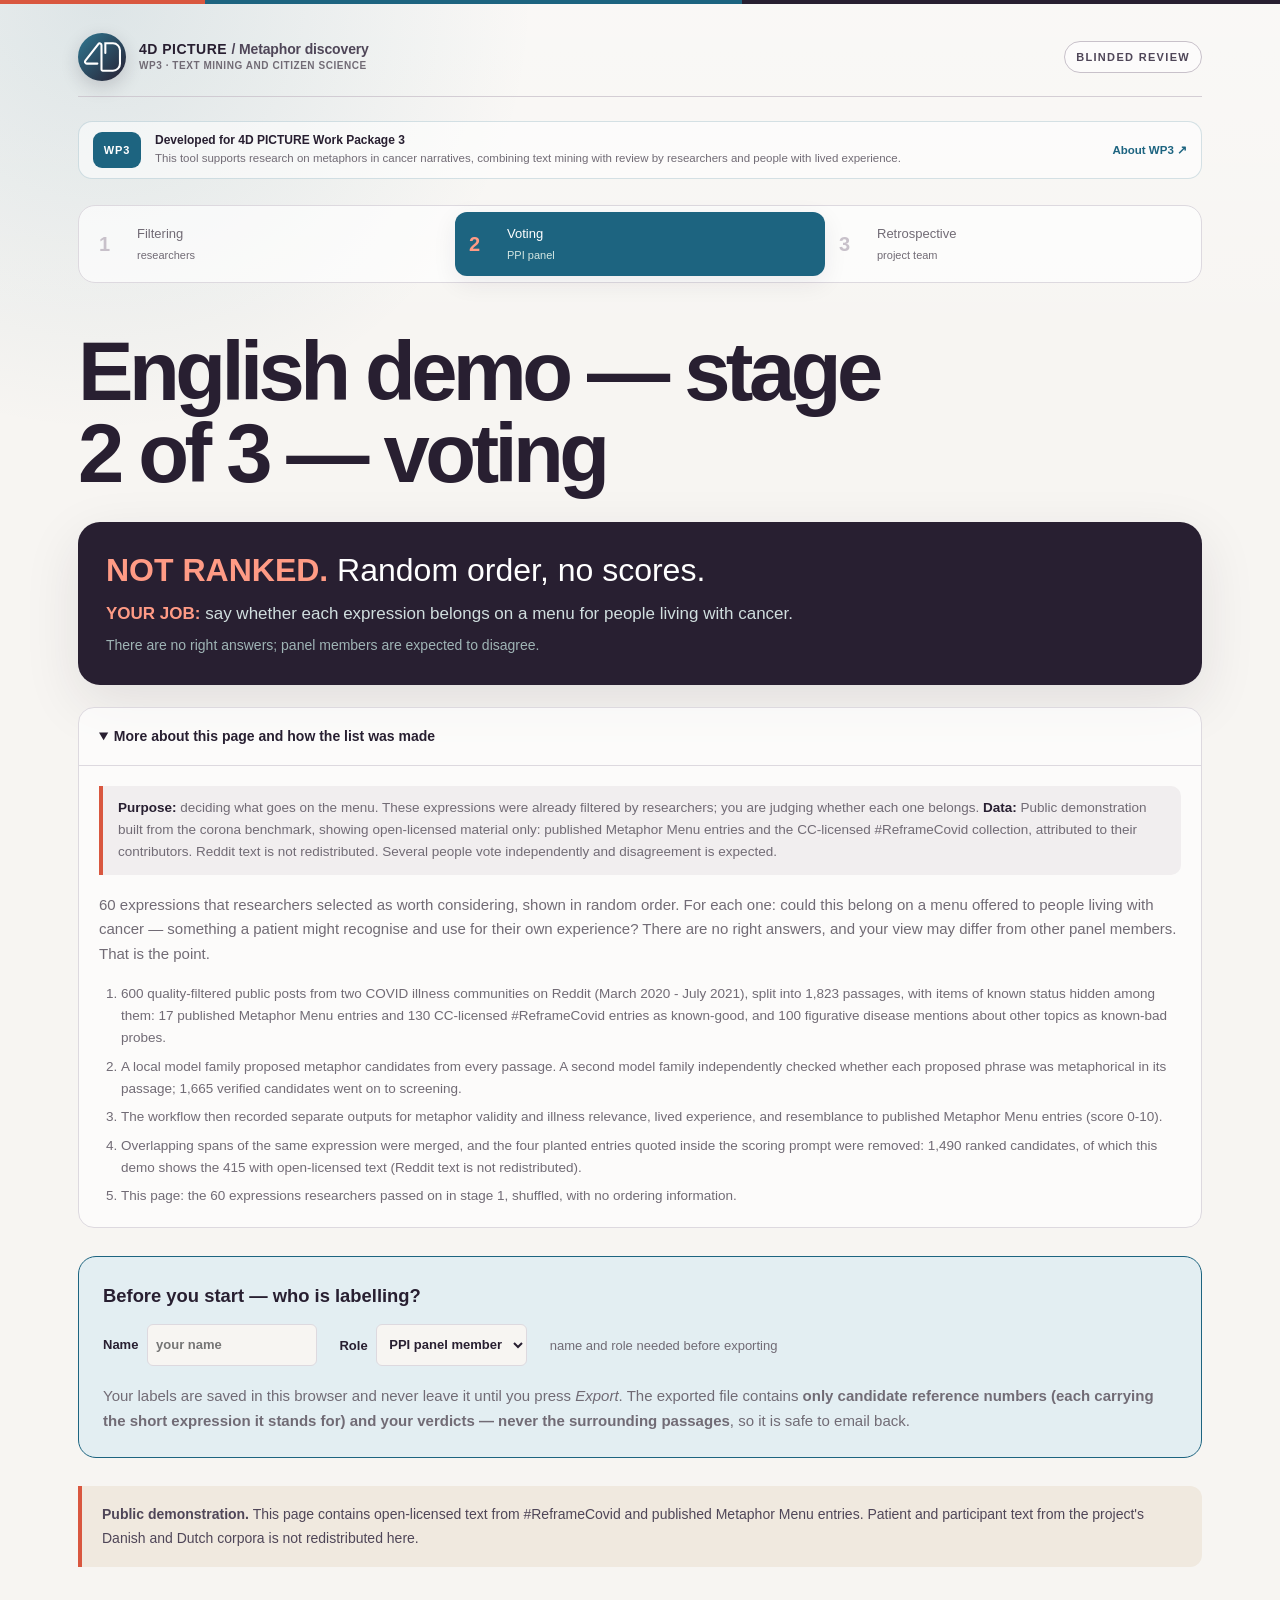
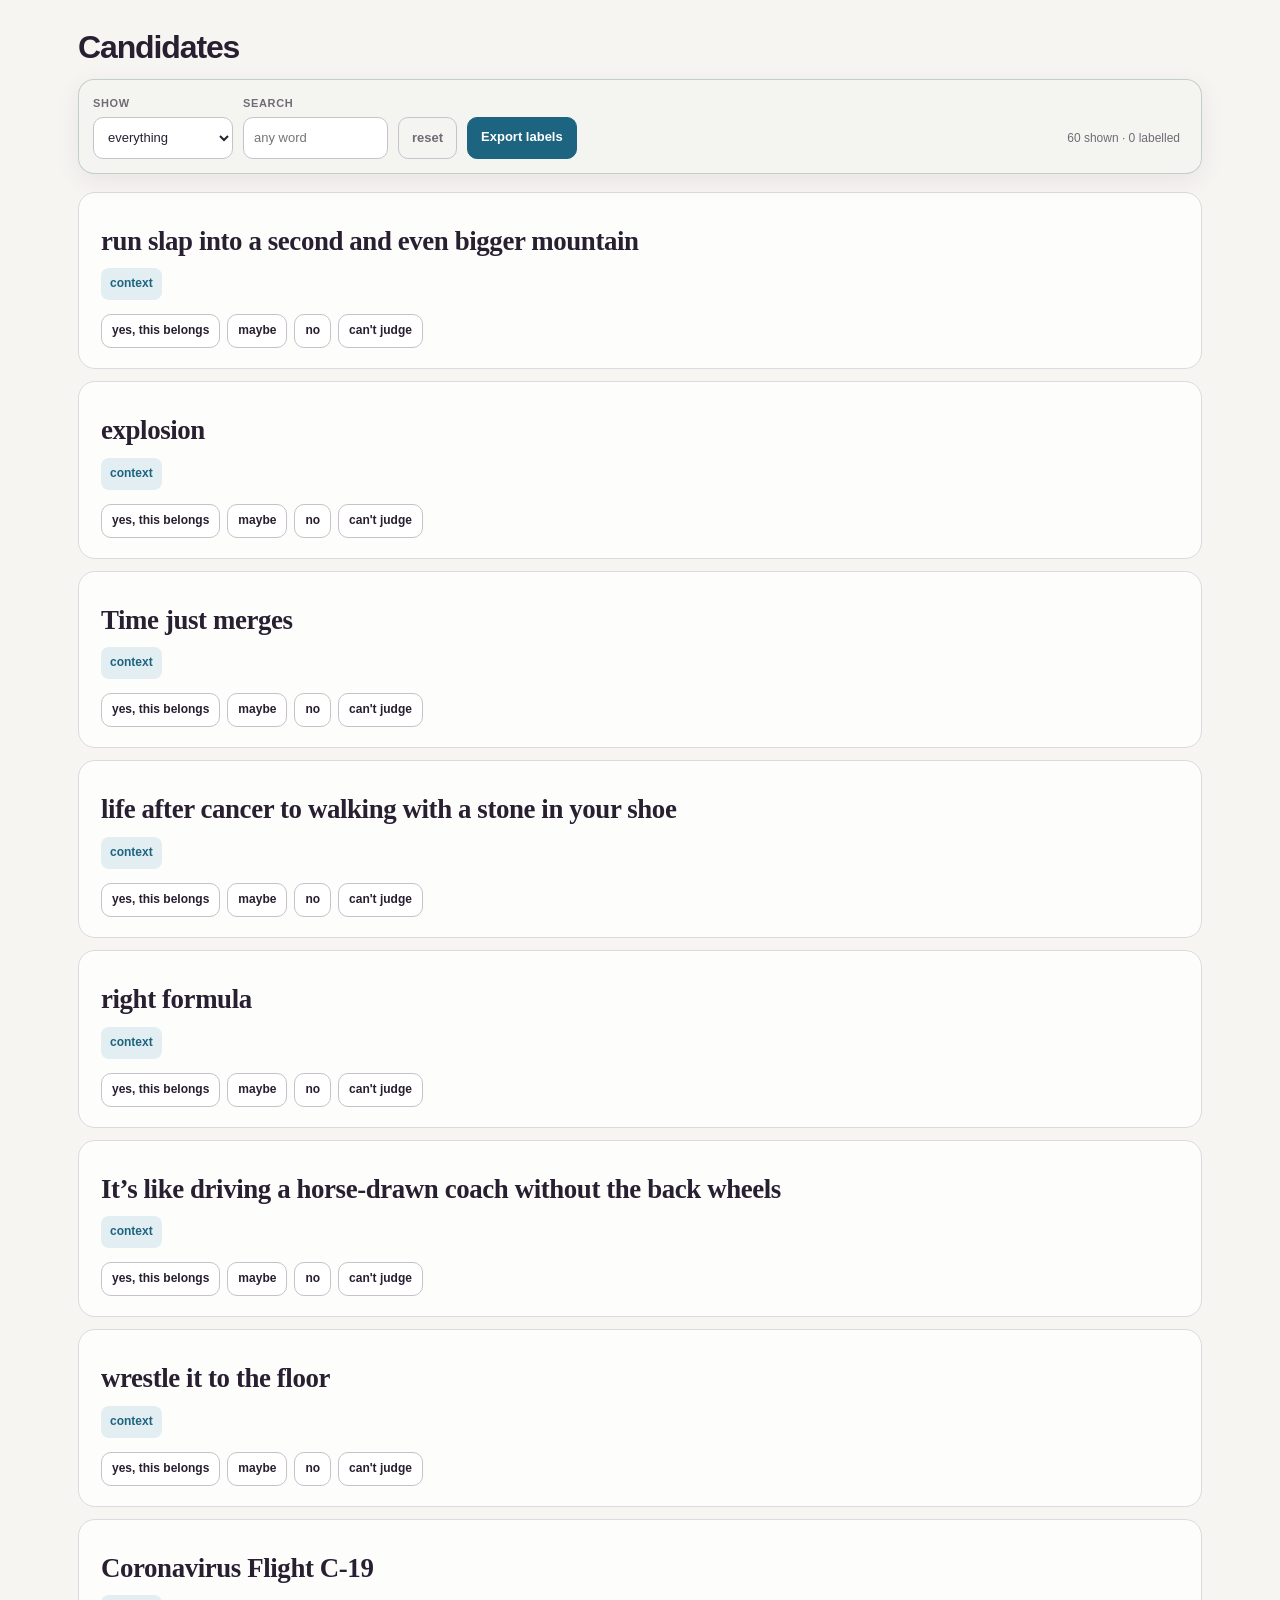
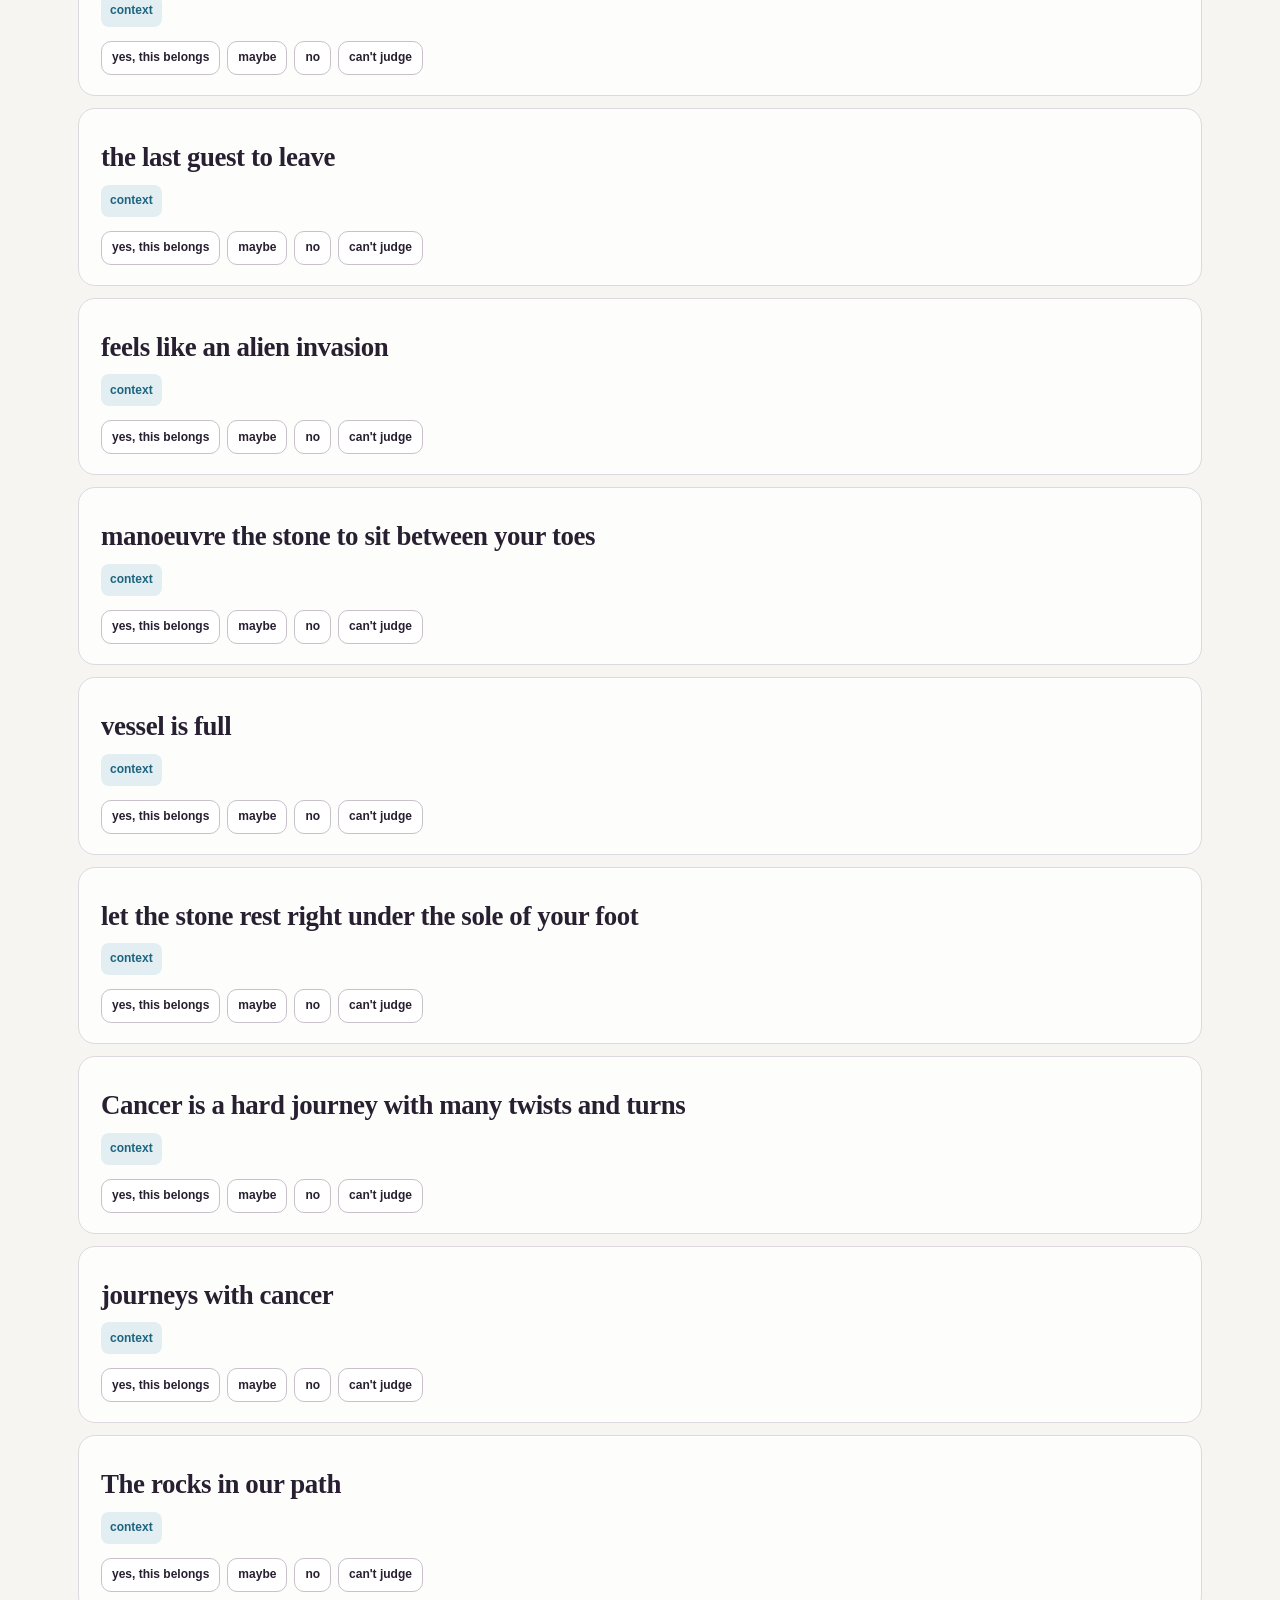
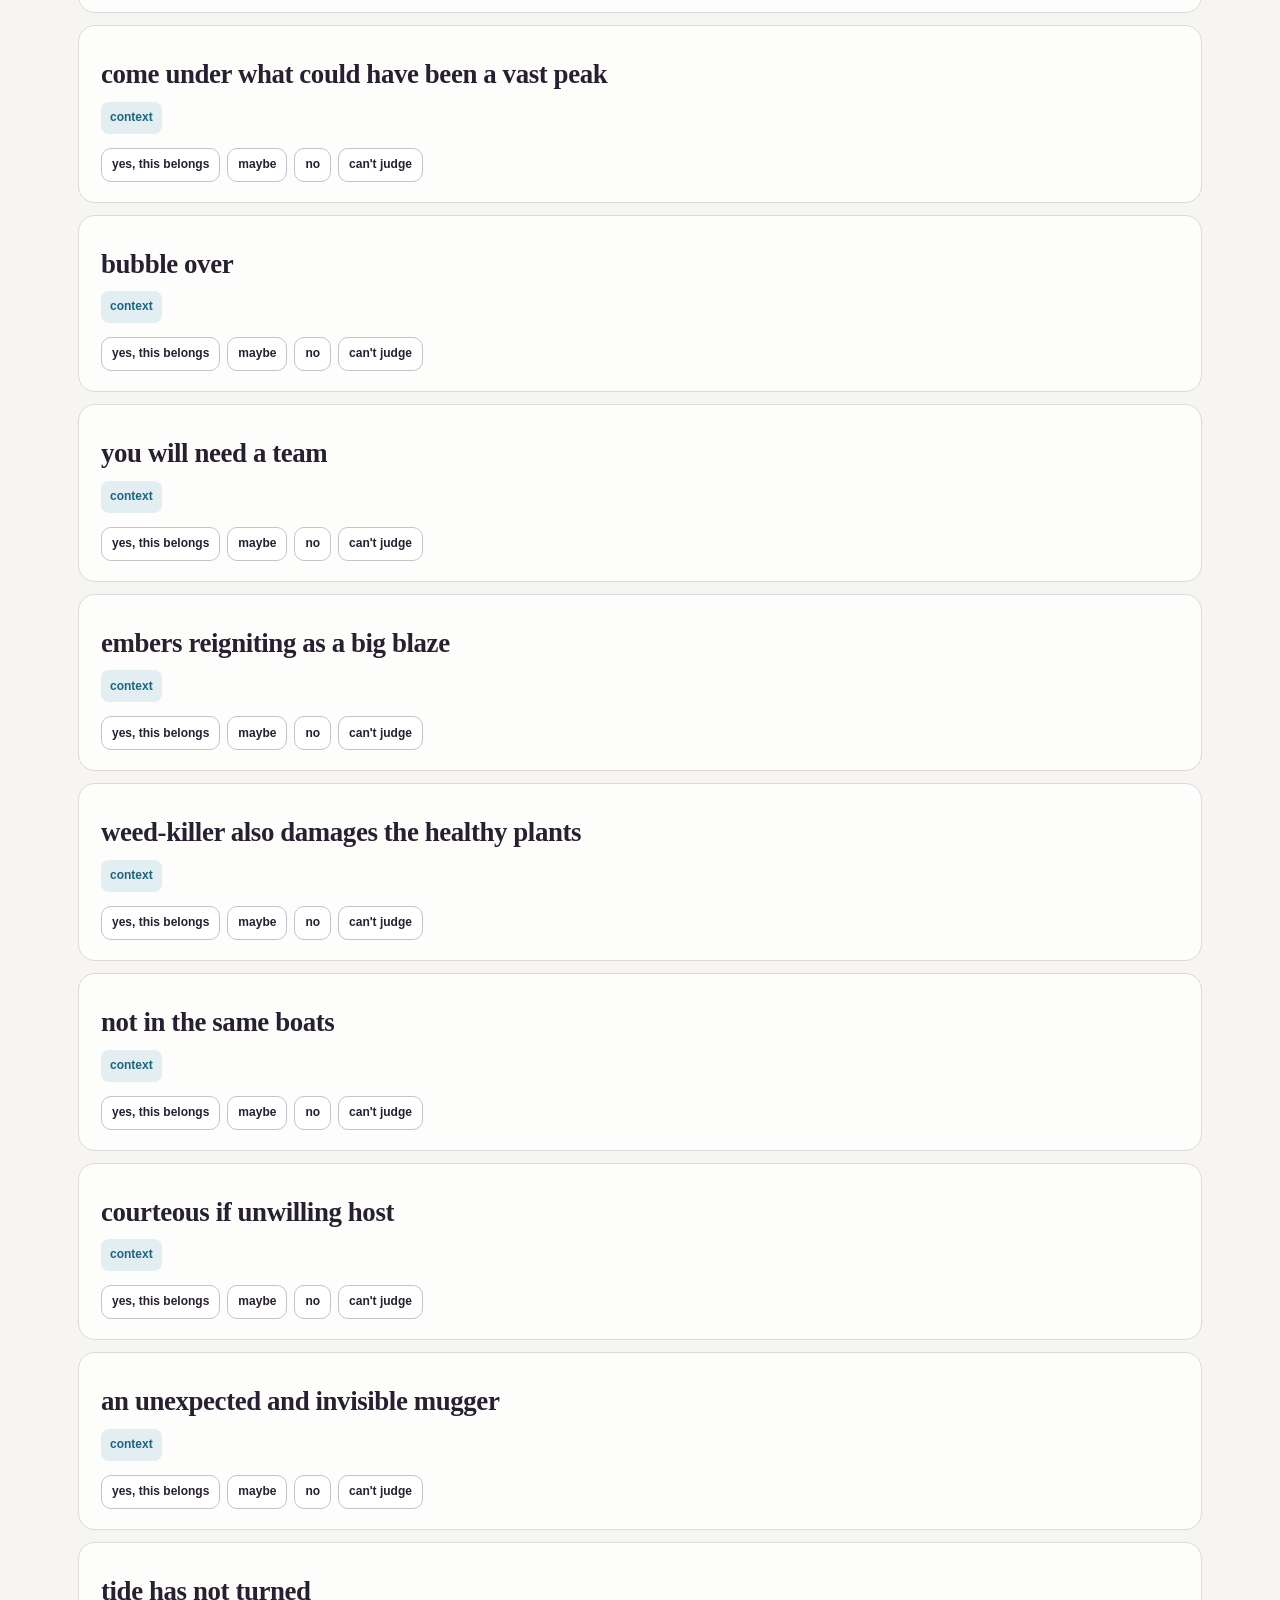
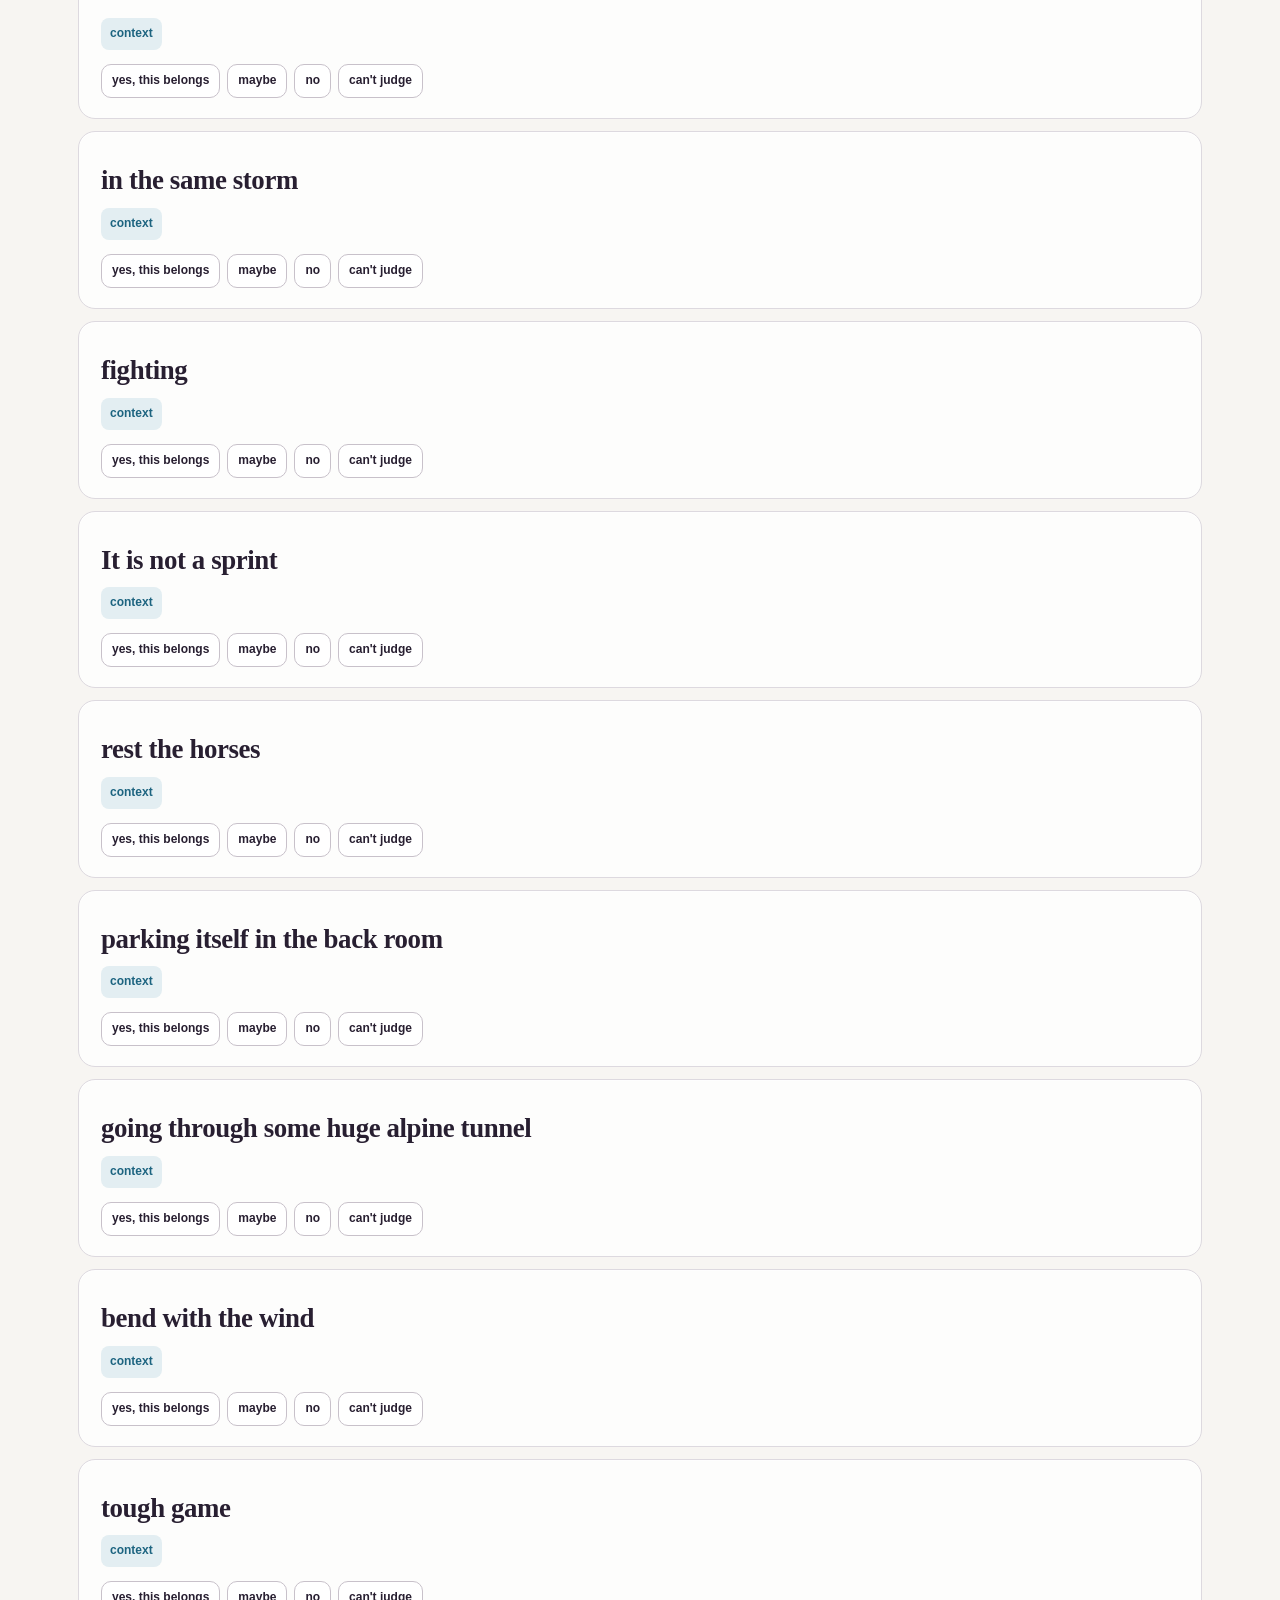
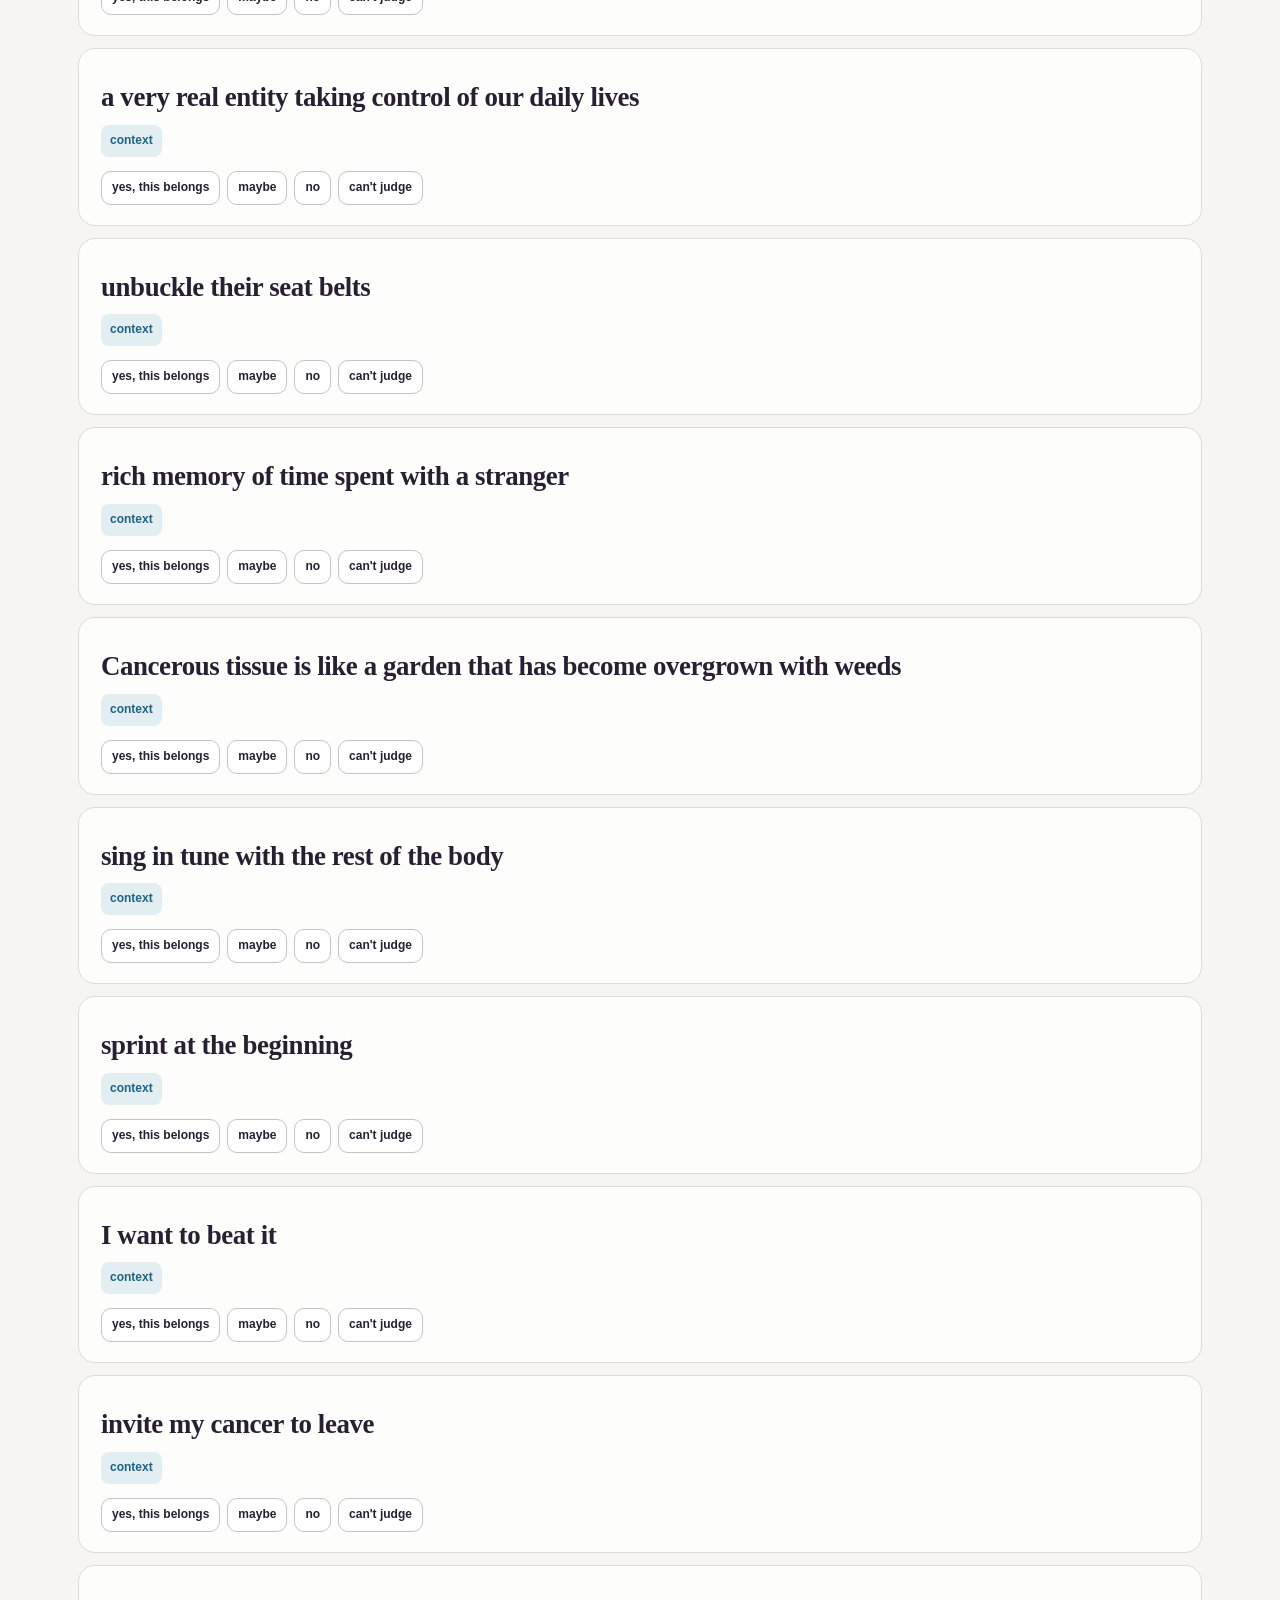
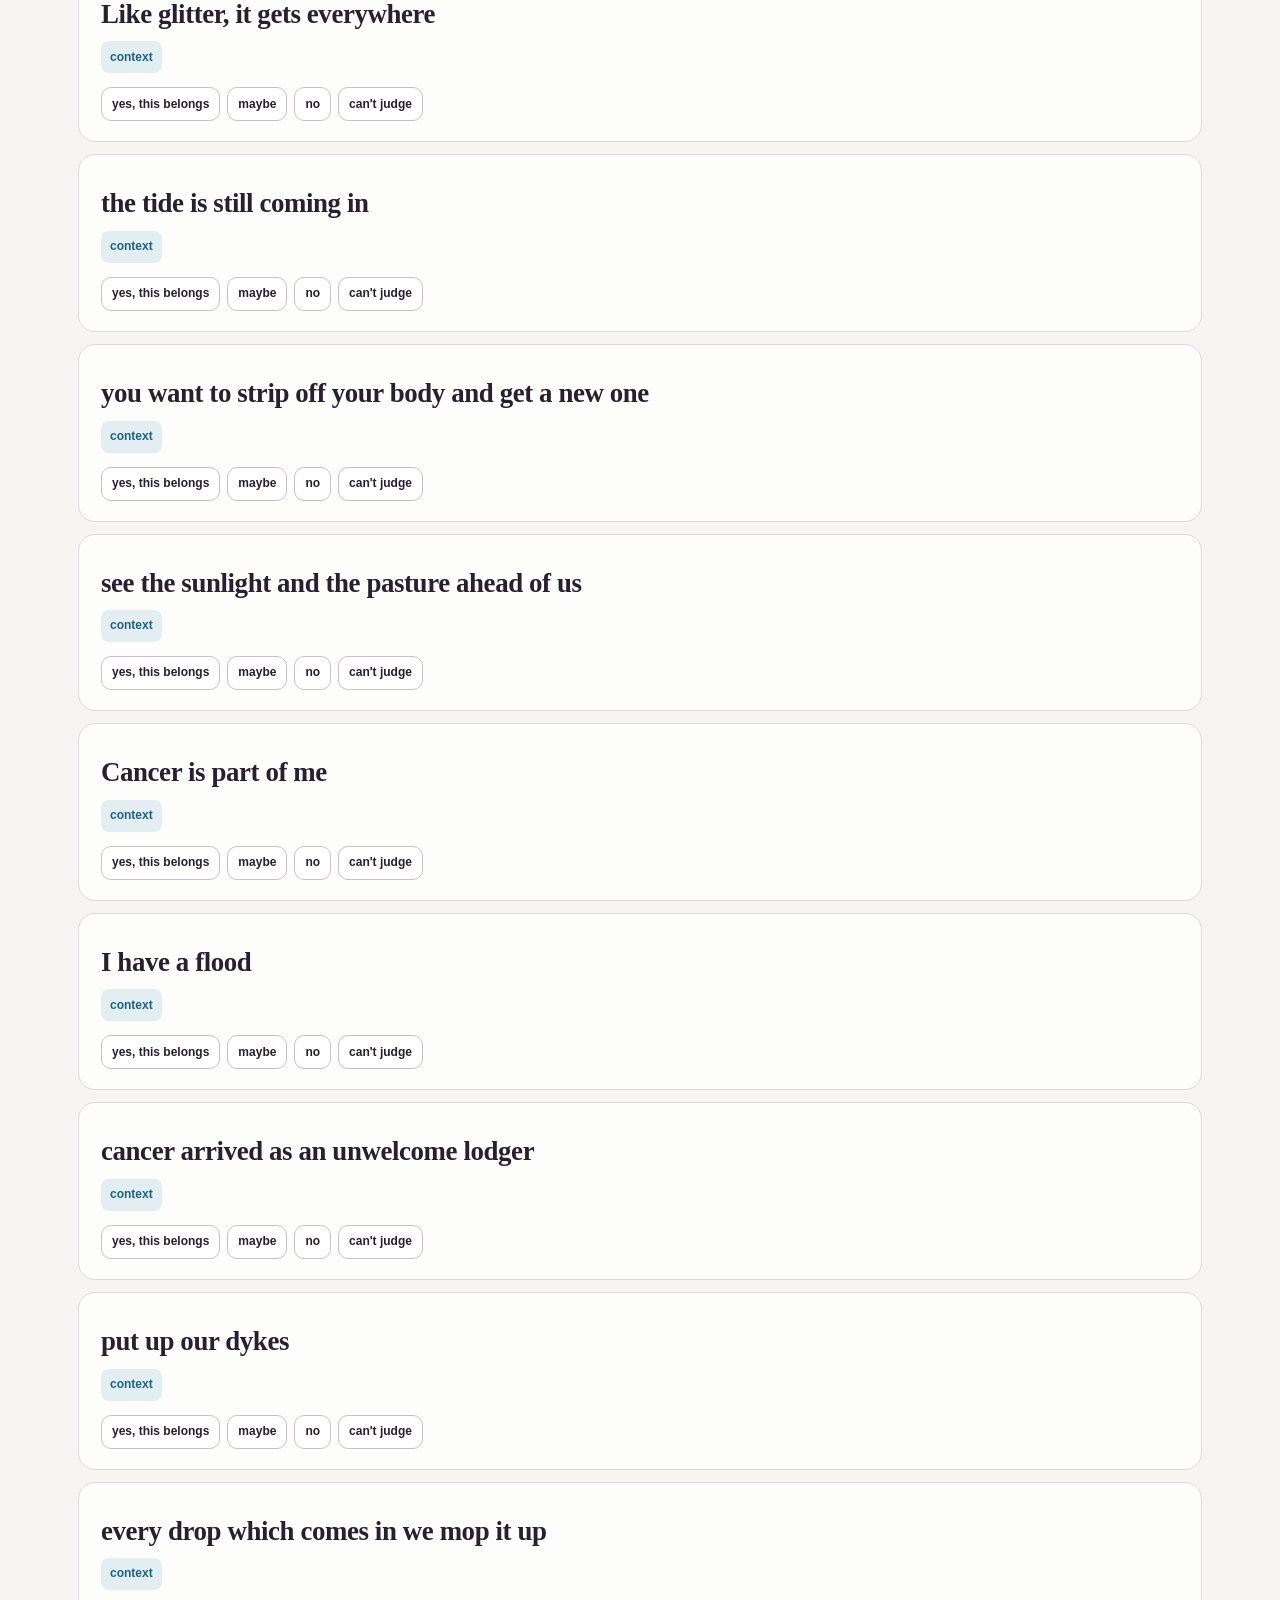
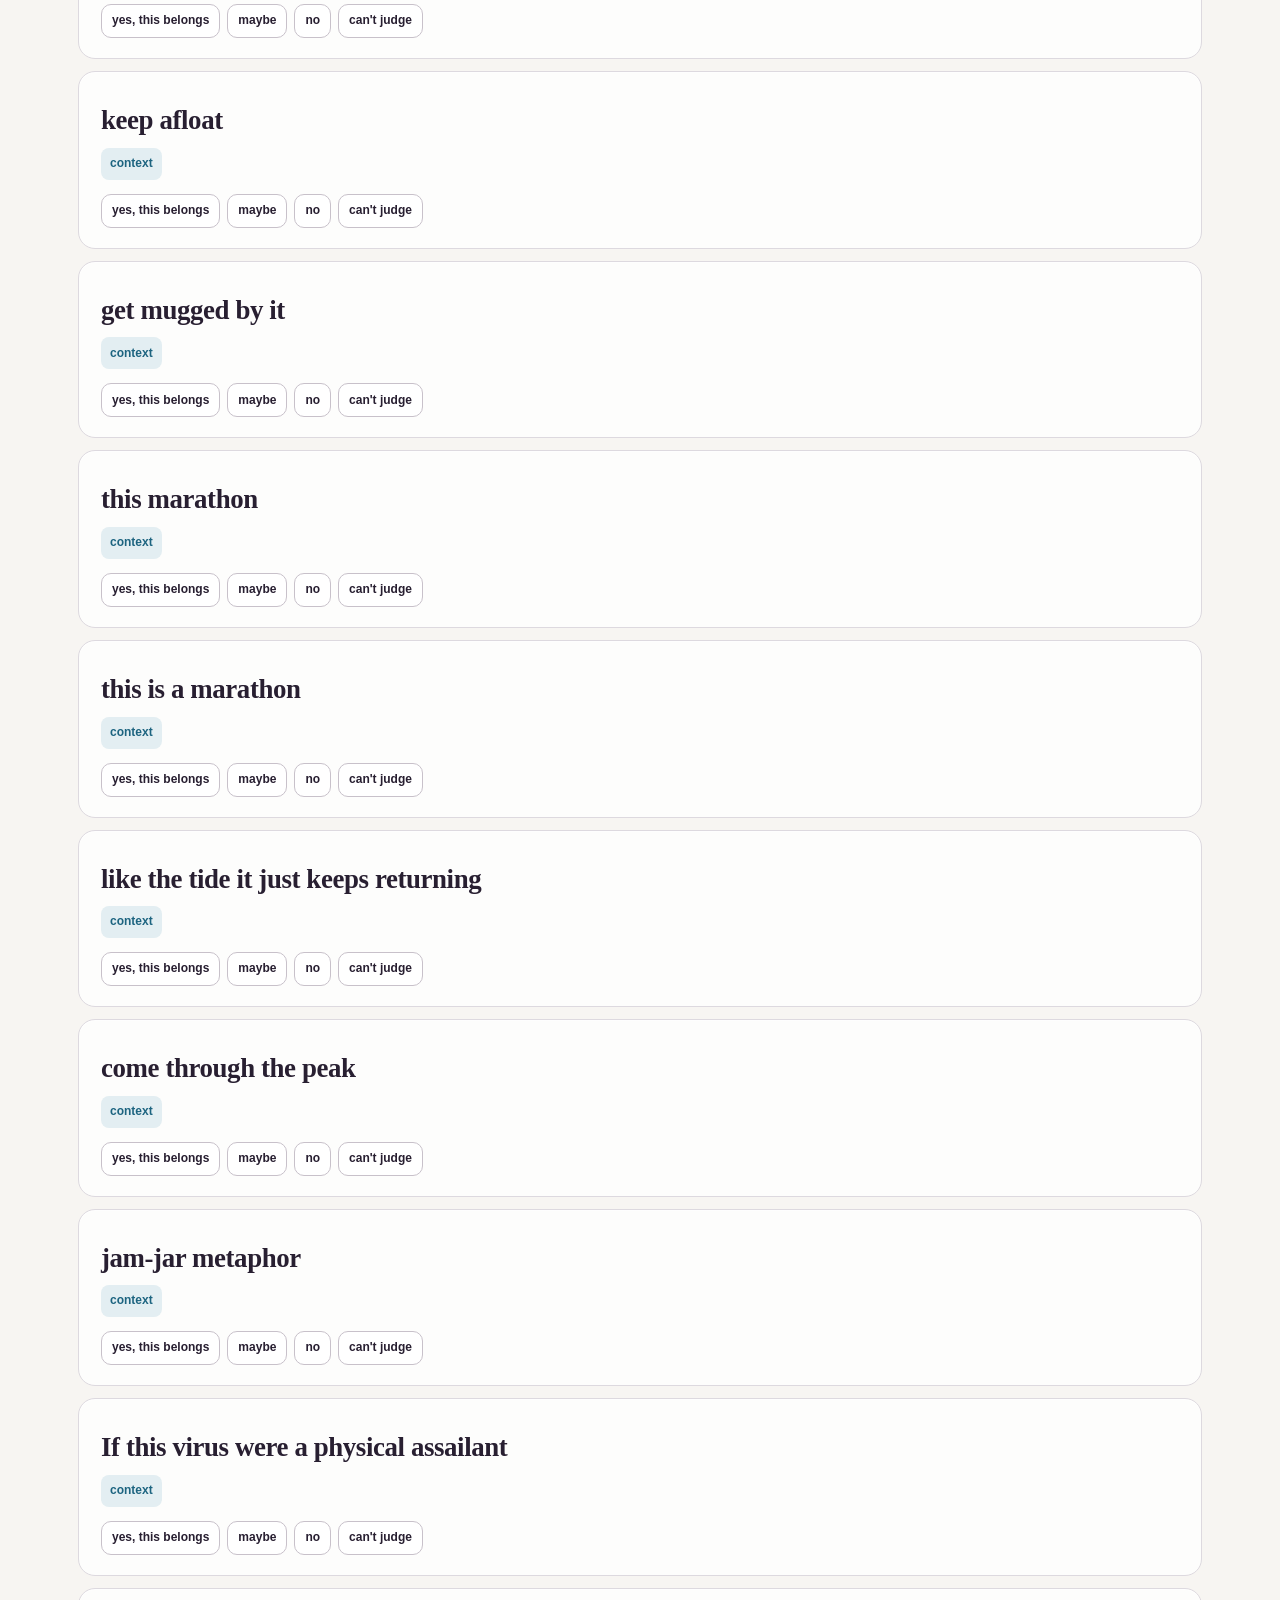
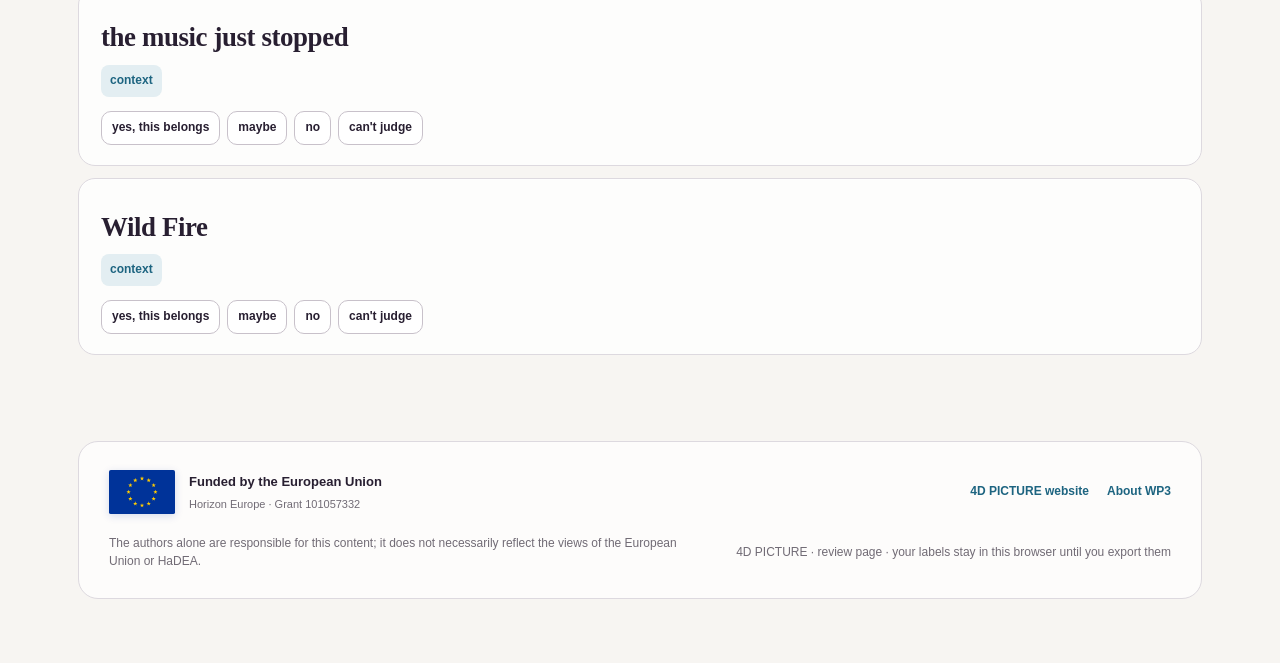
<file: demo/english_demo_stage2_for_PPI_panel.html>
<!doctype html><html lang="en"><head><meta charset="utf-8">
<meta name="viewport" content="width=device-width, initial-scale=1">
<meta name="description" content="A 4D PICTURE WP3 research tool for reviewing candidate metaphors in cancer narratives. Everything stays in your browser.">
<meta name="theme-color" content="#281f31">
<title>English demo — stage 2 of 3 — voting</title><style>
:root { --ink:#1a1a1a; --mut:#5f5f5f; --line:#e2e2e2; --bg:#fff; --card:#fafafa;
  --acc:#2a78d6; --warn:#c2571f; --ok:#1a7f4b; --alt:#7a4fc9; }
/* colour code, identical on every page of the workflow:
   blue = planted known-good check item (and the reader's own selections),
   green = passed both screens, orange = rejected by the topic screen / disregard,
   purple = found only by target-screened retrieval, grey = descriptive. */
@media (prefers-color-scheme: dark) { :root { --ink:#e8e8e8; --mut:#a0a0a0; --line:#333;
  --bg:#151515; --card:#1e1e1e; } }
body { font:15px/1.55 -apple-system,BlinkMacSystemFont,"Segoe UI",sans-serif;
  color:var(--ink); background:var(--bg); max-width:880px; margin:0 auto; padding:24px 20px; }
h1 { font-size:21px; margin:0 0 4px; } h2 { font-size:15px; margin:26px 0 8px; }
.lede { color:var(--mut); font-size:14px; margin:0 0 16px; }
table { border-collapse:collapse; width:100%; font-size:13.5px; margin-bottom:6px; }
th,td { text-align:right; padding:6px 8px; border-bottom:1px solid var(--line); }
th:first-child, td:first-child { text-align:left; }
th { color:var(--mut); font-weight:600; font-size:12px; }
tr.hi td { font-weight:700; color:var(--acc); }
.tw { overflow-x:auto; }
.note { border-left:3px solid var(--warn); padding:9px 13px; background:var(--card);
  border-radius:0 8px 8px 0; font-size:13.5px; margin:14px 0; }
#purpose { border:1px solid var(--line); border-left:4px solid var(--acc);
  border-radius:0 8px 8px 0; padding:11px 15px; margin:0 0 18px;
  background:var(--card); font-size:13.5px; color:var(--mut); }
#purpose strong { color:var(--ink); }
#how { border:1px solid var(--line); border-radius:9px; padding:9px 14px; margin:0 0 16px;
  background:var(--card); font-size:13.5px; }
#how summary { color:var(--ink); font-weight:600; cursor:pointer; font-size:13.5px; }
#how ol { margin:8px 0 2px; padding-left:22px; color:var(--mut); }
#how li { margin-bottom:6px; }
#rater { border:1px solid var(--acc); border-radius:9px; padding:12px 14px; margin:16px 0;
  background:var(--card); }
#rater input, #rater select { font:inherit; padding:5px 8px; border-radius:6px;
  border:1px solid var(--line); background:var(--bg); color:var(--ink); margin-right:8px; }
#bar { position:sticky; top:0; background:var(--bg); border-bottom:1px solid var(--line);
  padding:10px 0; display:flex; gap:9px; flex-wrap:wrap; align-items:center;
  font-size:13px; z-index:5; }
select, button { font:inherit; padding:5px 9px; border:1px solid var(--line);
  border-radius:6px; background:var(--card); color:var(--ink); cursor:pointer; }
#count { color:var(--mut); margin-left:auto; }
.row { border-bottom:1px solid var(--line); padding:11px 0; }
.row.done { border-left:3px solid var(--ok); padding-left:9px; }
.meta { display:flex; gap:6px; flex-wrap:wrap; align-items:center; margin-bottom:4px; }
.rank { font-weight:700; color:var(--mut); font-size:12px; min-width:52px; }
.pill { font-size:11px; padding:2px 7px; border-radius:10px; background:var(--card);
  border:1px solid var(--line); color:var(--mut); }
.pill.s0 { border-color:var(--ok); color:var(--ok); }
.pill.s2 { border-color:var(--warn); color:var(--warn); }
.pill.plant { border-color:var(--acc); color:var(--acc); font-weight:700; }
.pill.new { border-color:var(--alt); color:var(--alt); font-weight:700; }
.pill.sim, .pill.veh, .pill.old { border-color:var(--mut); }
.stages { display:flex; gap:8px; flex-wrap:wrap; margin:0 0 14px; }
.stages .st { border:1px solid var(--line); border-radius:8px; padding:6px 11px;
  font-size:13px; color:var(--mut); background:var(--card); }
.stages .st b { font-size:17px; margin-right:5px; color:var(--mut); }
.stages .st small { display:block; font-size:11px; }
.stages .st.cur { border:2px solid var(--acc); color:var(--ink); }
.stages .st.cur b { color:var(--acc); }
.legend { display:flex; gap:8px; flex-wrap:wrap; font-size:12.5px; color:var(--mut);
  margin:0 0 10px; }
.phrase { font-size:17px; font-weight:600; }
.phrase .pill.cnt { margin-left:8px; vertical-align:middle; border-color:var(--acc); color:var(--acc); font-weight:600; }
summary { color:var(--acc); font-size:12px; cursor:pointer; margin-top:4px; }
.ctx { color:var(--mut); font-size:13px; border-left:2px solid var(--line);
  padding-left:9px; margin:6px 0 0; }
mark { background:transparent; color:var(--ink); font-weight:700; border-bottom:2px solid var(--acc); }
.status { margin:10px 0 16px; padding:14px 18px; border:2px solid var(--acc); border-radius:8px;
  background:var(--card); }
.status .l1 { font-size:20px; line-height:1.3; }
.status .l2 { font-size:17px; margin-top:6px; }
.status .l3 { color:var(--mut); margin-top:6px; font-size:14px; }
.status b { color:var(--acc); }
#veh table td:first-child { cursor:pointer; }
#vehctl { margin:6px 0 10px; }
#vehctl .ctlrow { display:flex; gap:16px; flex-wrap:wrap; align-items:center; margin-bottom:8px; }
#vtab tr.sub td { font-size:13.5px; color:var(--mut); border-top:none; padding-top:2px; padding-bottom:2px; }
#vtab tr.sub td:first-child { padding-left:28px; color:var(--ink); }
#vtab tr.grp td { font-weight:600; }
#vtab tr.more td { padding-left:28px; font-size:12.5px; color:var(--acc); cursor:pointer; border-top:none; }
#vtab .bar { display:inline-block; height:10px; background:var(--acc); opacity:.55; vertical-align:middle; }
#veh .codes span { display:inline-block; margin:0 6px 2px 0; cursor:pointer; color:var(--acc); }
#veh tr.on td { font-weight:700; background:rgba(42,120,214,.14); }
#vclear { display:none; margin-left:12px; padding:3px 10px; border:1px solid var(--acc); color:var(--acc);
  border-radius:12px; cursor:pointer; font-size:13px; background:transparent; }
#vclear.show { display:inline-block; }
.lbl { margin-top:7px; display:flex; gap:6px; flex-wrap:wrap; }
.lbl button { font-size:12.5px; padding:4px 10px; }
.lbl button.sel { background:var(--acc); color:#fff; border-color:var(--acc); }
textarea { width:100%; height:110px; margin-top:10px; display:none;
  font-family:ui-monospace,monospace; font-size:12px; }
/* start screen (no data loaded yet) */
.loader { max-width:720px; margin:40px auto 60px; }
.loader h1 { font-size:clamp(1.8rem, 4vw, 2.6rem); margin:8px 0 12px; }
.loader .lede { font-size:16px; }
.dropzone { border:2px dashed var(--acc); border-radius:14px; padding:28px 20px; margin:22px 0;
  text-align:center; background:var(--card); }
.dropzone.over { background:rgba(42,120,214,.12); }
.filebtn { display:inline-block; position:relative; overflow:hidden; cursor:pointer; font-size:17px; padding:12px 22px; }
.filebtn input { position:absolute; inset:0; opacity:0; cursor:pointer; font-size:0; }
.drophint { display:block; color:var(--mut); margin-top:12px; font-size:13px; }
.loader-steps { list-style:none; padding:0; margin:26px 0; display:grid; gap:14px; }
.loader-steps li { display:grid; grid-template-columns:44px 1fr; gap:12px; align-items:start; }
.loader-steps li b { font-size:24px; color:var(--acc); border:2px solid var(--acc); border-radius:50%;
  width:40px; height:40px; display:flex; align-items:center; justify-content:center; }
.loader-steps p { margin:3px 0 0; color:var(--mut); font-size:14px; }
.loader .privacy { color:var(--mut); font-size:13px; border-top:1px solid var(--line); padding-top:12px; }
.loader-error { border-left-color:#c22; }
.passform { display:flex; gap:12px; flex-wrap:wrap; align-items:center; margin:22px 0; }
.passform input[type=password], .passform input[type=text] { font:inherit; font-size:17px; padding:9px 12px; border-radius:8px; border:1px solid var(--line); background:var(--bg); color:var(--ink); }
.passform .showpass { color:var(--mut); font-size:13px; }
.langswitch { margin-left:auto; display:flex; gap:4px; }
.langbtn { font-size:12px; padding:3px 9px; }
.langbtn.on { background:var(--acc); color:#fff; border-color:var(--acc); }
#reload { margin-left:12px; font-size:12px; padding:4px 10px; }
/* planted-entry strip and return box */
.plantstrip svg { width:100%; height:auto; display:block; }
.plantstrip .dot { stroke:var(--bg); stroke-width:2; } .plantstrip .dot.held { fill:var(--acc); }
.plantstrip .grid { stroke:var(--line); stroke-width:1; }
.plantstrip .tick, .plantstrip .lane { fill:var(--mut); font-size:11px; }
.plantstrip .tick { text-anchor:middle; } .plantstrip .lane { text-anchor:end; font-size:12px; }
.returnbox { border-color:var(--ok); }
.returnbox .l1 b { color:var(--ok); }
.returnbox code { font-size:14px; }
</style><style data-theme="demo.css">
:root {
  --ink: #281f31;
  --ink-soft: #4f4658;
  --mut: #716b75;
  --line: #ddd9df;
  --line-strong: #c8c1ca;
  --bg: #f7f5f2;
  --paper: #ffffff;
  --card: #f1eeef;
  --acc: #d9573f;
  --acc-deep: #b83d2a;
  --teal: #1d6480;
  --teal-soft: #e3eef2;
  --eu-blue: #003399;
  --eu-yellow: #ffcc00;
  --warn: #ba5b25;
  --ok: #236b5c;
  --alt: #6554a4;
  --shadow: 0 18px 55px rgba(40, 31, 49, .1);
  --shadow-small: 0 7px 24px rgba(40, 31, 49, .075);
}

* { box-sizing: border-box; }

html {
  scroll-behavior: smooth;
  scroll-padding-top: 140px;
}

body {
  max-width: 1120px;
  margin: 0 auto;
  padding: 26px 28px 64px;
  color: var(--ink);
  background:
    radial-gradient(circle at 8% 0%, rgba(29, 100, 128, .13), transparent 27rem),
    linear-gradient(180deg, rgba(255,255,255,.35), transparent 22rem),
    var(--bg);
  font-family: Inter, ui-sans-serif, -apple-system, BlinkMacSystemFont, "Segoe UI", sans-serif;
  font-size: 16px;
  line-height: 1.65;
  -webkit-font-smoothing: antialiased;
}

body::before {
  position: fixed;
  inset: 0 0 auto;
  height: 4px;
  z-index: 30;
  content: "";
  background: linear-gradient(90deg, var(--acc) 0 16%, #1d6480 16% 58%, #281f31 58% 100%);
}

a { color: var(--teal); text-decoration-thickness: 1px; text-underline-offset: 3px; }
a:hover { color: var(--acc-deep); }

h1, h2, h3, p { text-wrap: pretty; }

h1 {
  margin: 0;
  max-width: 820px;
  font-size: clamp(2.55rem, 6.5vw, 5.35rem);
  line-height: .98;
  letter-spacing: -.055em;
  font-weight: 700;
}

h2 {
  margin: 0;
  font-size: clamp(1.85rem, 3vw, 3.1rem);
  line-height: 1.08;
  letter-spacing: -.035em;
}

h3 { letter-spacing: -.018em; }
button, input, select, textarea { font: inherit; }

button, select, input {
  min-height: 42px;
  border: 1px solid var(--line-strong);
  border-radius: 10px;
  color: var(--ink);
  background: var(--paper);
}

button {
  padding: 8px 13px;
  cursor: pointer;
  font-weight: 650;
  transition: border-color .18s ease, color .18s ease, background .18s ease, transform .18s ease;
}

button:hover { border-color: var(--teal); color: var(--teal); transform: translateY(-1px); }
button:focus-visible, a:focus-visible, input:focus-visible, select:focus-visible, summary:focus-visible {
  outline: 3px solid rgba(217, 87, 63, .35);
  outline-offset: 3px;
}

input, select { padding: 8px 10px; }

.site-header {
  display: flex;
  align-items: center;
  justify-content: space-between;
  gap: 24px;
  min-height: 68px;
  margin-bottom: 24px;
  padding: 7px 0 15px;
  border-bottom: 1px solid rgba(200, 193, 202, .75);
}

.brand {
  display: inline-flex;
  align-items: center;
  gap: 13px;
  min-width: 0;
  color: var(--ink);
  letter-spacing: -.01em;
  text-decoration: none;
}

.brand:hover { color: var(--ink); }

.project-logo-wrap {
  display: grid;
  width: 48px;
  height: 48px;
  flex: 0 0 48px;
  place-items: center;
  border-radius: 50%;
  color: white;
  background: linear-gradient(135deg, #2f7892, #281f31);
  box-shadow: 0 6px 18px rgba(40,31,49,.18);
}

.project-logo { width: 37px; height: 30px; fill: currentColor; }
.brand-mark {
  display: inline-grid;
  width: 38px;
  height: 38px;
  flex: 0 0 38px;
  place-items: center;
  border-radius: 50%;
  color: white;
  background: linear-gradient(135deg, var(--teal), var(--ink));
  font-size: 13px;
  font-weight: 850;
  box-shadow: 0 5px 16px rgba(40,31,49,.14);
}
.brand > span:last-child:not(.brand-copy) { font-size: 14px; font-weight: 750; }
.brand-copy { display: grid; gap: 2px; min-width: 0; }
.brand-copy strong { font-size: 14px; line-height: 1.2; font-weight: 850; letter-spacing: .035em; }
.brand-copy small { color: var(--mut); font-size: 10px; line-height: 1.25; font-weight: 750; letter-spacing: .055em; text-transform: uppercase; }
.brand-tool { color: var(--ink-soft); font-weight: 650; letter-spacing: -.01em; }
.header-actions { display: flex; align-items: center; justify-content: flex-end; gap: 10px; }
.header-actions .langswitch { margin-left: 0; }

.project-context {
  display: grid;
  grid-template-columns: 48px minmax(0, 1fr) auto;
  gap: 14px;
  align-items: center;
  margin: 0 0 26px;
  padding: 10px 14px;
  border: 1px solid rgba(29, 100, 128, .18);
  border-radius: 14px;
  background: rgba(255, 255, 255, .55);
}

.project-context-number {
  display: grid;
  min-height: 36px;
  place-items: center;
  border-radius: 9px;
  color: white;
  background: var(--teal);
  font-size: 11px;
  line-height: 1;
  font-weight: 850;
  letter-spacing: .08em;
}

.project-context-copy { min-width: 0; }
.project-context-copy strong { display: block; margin-bottom: 2px; font-size: 12px; line-height: 1.3; }
.project-context-copy p { max-width: 760px; margin: 0; color: var(--mut); font-size: 11.5px; line-height: 1.45; }
.project-context-link { white-space: nowrap; font-size: 11.5px; font-weight: 800; text-decoration: none; }
.project-context + .stages { margin-top: 0; }

.header-tag, .eyebrow, .step-audience, .evidence-label {
  font-size: 11px;
  line-height: 1.3;
  font-weight: 800;
  letter-spacing: .12em;
  text-transform: uppercase;
}

.header-tag {
  padding: 8px 11px;
  border: 1px solid var(--line-strong);
  border-radius: 999px;
  color: var(--ink-soft);
  background: rgba(255, 255, 255, .55);
}

.site-nav { display: flex; align-items: center; gap: 22px; }
.site-nav a { color: var(--ink-soft); font-size: 13px; font-weight: 700; text-decoration: none; }
.site-nav a:hover { color: var(--acc-deep); }
.site-nav .nav-output { padding: 8px 12px; border: 1px solid var(--line-strong); border-radius: 999px; background: rgba(255,255,255,.55); }

.eyebrow { margin: 0 0 20px; color: var(--acc-deep); }

.home-hero {
  display: grid;
  grid-template-columns: minmax(0, 1.65fr) minmax(270px, .72fr);
  gap: 58px;
  align-items: end;
  padding: 36px 0 76px;
}

.hero-lede {
  max-width: 700px;
  margin: 30px 0 0;
  color: var(--ink-soft);
  font-size: clamp(1.08rem, 2vw, 1.35rem);
  line-height: 1.52;
}

.hero-actions { display: flex; align-items: center; gap: 22px; flex-wrap: wrap; margin-top: 34px; }

.button {
  display: inline-flex;
  align-items: center;
  justify-content: center;
  gap: 10px;
  min-height: 50px;
  padding: 12px 18px;
  border-radius: 12px;
  font-weight: 750;
  text-decoration: none;
  box-shadow: var(--shadow-small);
  transition: transform .18s ease, box-shadow .18s ease, background .18s ease;
}

.button.primary { color: #fff; background: var(--acc); }
.button.primary:hover { color: #fff; background: var(--acc-deep); transform: translateY(-2px); box-shadow: var(--shadow); }
.text-link, .card-link { font-weight: 750; text-decoration: none; }

.hero-proof {
  position: relative;
  overflow: hidden;
  padding: 28px;
  border-radius: 24px;
  color: #fff;
  background:
    radial-gradient(circle at 90% 10%, rgba(255,255,255,.19) 0 2px, transparent 3px) 0 0 / 19px 19px,
    var(--teal);
  box-shadow: var(--shadow);
}

.proof-kicker { color: #d7eee8; font-size: 12px; font-weight: 750; }
.proof-number { margin: 22px 0 3px; font-size: clamp(4rem, 8vw, 6.25rem); line-height: .84; letter-spacing: -.065em; font-weight: 780; }
.proof-label { max-width: 235px; color: #e5f1ed; line-height: 1.4; }

.mini-metrics { display: grid; grid-template-columns: 1fr 1fr; gap: 15px; margin-top: 28px; padding-top: 22px; border-top: 1px solid rgba(255,255,255,.24); }
.mini-metrics div { display: grid; gap: 5px; }
.mini-metrics strong { font-size: 1.65rem; line-height: 1; }
.mini-metrics span { color: #d7e8e3; font-size: 11px; line-height: 1.35; }

.principle { display: grid; grid-template-columns: 58px 1fr; gap: 24px; align-items: start; padding: 28px 0; border-top: 1px solid var(--line-strong); border-bottom: 1px solid var(--line-strong); }
.principle-index { color: var(--acc); font-size: 12px; font-weight: 800; }
.principle p { max-width: 850px; margin: 0; font-family: Georgia, "Times New Roman", serif; font-size: clamp(1.25rem, 2.4vw, 1.7rem); line-height: 1.45; }

.section-block { padding-top: 108px; }
.section-heading { display: grid; grid-template-columns: minmax(0, 1.45fr) minmax(250px, .75fr); gap: 48px; align-items: end; margin-bottom: 38px; }
.section-heading p:last-child { margin: 0; color: var(--mut); }

.menu-goal {
  display: grid;
  grid-template-columns: minmax(0, 1.5fr) auto;
  gap: 44px;
  align-items: end;
  padding: clamp(30px, 5vw, 54px);
  border-radius: 26px;
  color: white;
  background: var(--ink);
  box-shadow: var(--shadow);
}

.menu-goal .eyebrow { color: #ff9b85; }
.menu-goal h2 { max-width: 720px; }
.menu-goal p:last-child { max-width: 720px; margin: 22px 0 0; color: #c3d2d3; }
.menu-goal .menu-link { min-width: 225px; color: white; border: 1px solid rgba(255,255,255,.3); background: rgba(255,255,255,.08); box-shadow: none; }
.menu-goal .menu-link:hover { color: white; border-color: white; background: rgba(255,255,255,.14); }

.compact-heading { margin-top: 66px; }
.method-example { max-width: 900px; margin: -8px 0 24px; padding: 15px 18px; border-radius: 14px; color: var(--mut); background: var(--blue-soft); font-size: 14px; }
.method-example strong { color: var(--ink); }
.method-steps { display: grid; grid-template-columns: repeat(3, 1fr); gap: 16px; }
.method-step { min-height: 390px; padding: 26px; border: 1px solid var(--line); border-radius: 20px; background: rgba(255,255,255,.72); }
.method-number { display: inline-block; margin-bottom: 26px; color: var(--acc); font-size: 12px; font-weight: 850; letter-spacing: .08em; }
.method-step h3 { margin: 0 0 10px; font-size: 1.35rem; }
.method-step p { margin: 0; color: var(--mut); font-size: 14px; }
.method-step p strong { color: var(--ink); }
.method-step blockquote { min-height: 116px; margin: 16px 0 18px; padding: 14px 15px; border-left: 3px solid var(--acc); border-radius: 0 12px 12px 0; color: var(--ink); background: var(--blue-soft); font-size: 14px; font-weight: 650; }
.method-step.human-step { border-color: rgba(23,107,103,.25); background: var(--teal-soft); }
.method-step.human-step blockquote { border-left-color: var(--teal); background: rgba(255,255,255,.62); }
.method-note { max-width: 900px; margin: 24px 0 0; padding-left: 18px; border-left: 3px solid var(--acc); color: var(--mut); font-size: 14px; }

.workflow-grid { display: grid; grid-template-columns: repeat(3, 1fr); gap: 16px; }
.workflow-card, .evidence-card {
  position: relative;
  display: flex;
  min-height: 340px;
  flex-direction: column;
  padding: 28px;
  border: 1px solid var(--line);
  border-radius: 22px;
  color: var(--ink);
  background: rgba(255,255,255,.72);
  text-decoration: none;
  box-shadow: 0 1px 0 rgba(255,255,255,.7) inset;
  transition: transform .2s ease, box-shadow .2s ease, border-color .2s ease;
}

.workflow-card:hover, .evidence-card:hover { color: var(--ink); border-color: var(--line-strong); transform: translateY(-5px); box-shadow: var(--shadow); }
.workflow-card.featured { color: #fff; border-color: var(--ink); background: var(--ink); }
.workflow-card.featured:hover { color: #fff; }
.step-number { font-family: Georgia, "Times New Roman", serif; font-size: 3rem; line-height: 1; color: var(--line-strong); }
.featured .step-number { color: rgba(255,255,255,.35); }
.step-audience { margin-top: 42px; color: var(--acc); }
.workflow-card h3 { margin: 8px 0 12px; font-size: 1.7rem; }
.workflow-card p { margin: 0; color: var(--mut); font-size: 14px; }
.workflow-card.featured p { color: #c8d7d8; }
.workflow-card .card-link { margin-top: auto; padding-top: 28px; color: var(--teal); }
.workflow-card.featured .card-link { color: #ff9b85; }

.evidence-section { padding-bottom: 108px; }
.evidence-grid { display: grid; grid-template-columns: 1fr 1fr; gap: 18px; }
.evidence-card { min-height: 390px; }
.evidence-label { color: var(--acc-deep); }
.evidence-value { margin: 40px 0 10px; color: var(--teal); font-size: clamp(3rem, 7vw, 5rem); line-height: .95; letter-spacing: -.055em; font-weight: 750; }
.evidence-card h3 { max-width: 420px; margin: 0 0 14px; font-size: 1.55rem; }
.evidence-card p { margin: 0; color: var(--mut); }
.evidence-card .card-link { margin-top: auto; padding-top: 28px; }
.evidence-card.dark { color: white; border-color: var(--teal); background: var(--teal); }
.evidence-card.dark:hover { color: white; }
.evidence-card.dark .evidence-label, .evidence-card.dark .card-link { color: #ffc2b5; }
.evidence-card.dark .evidence-value { color: white; }
.evidence-card.dark p { color: #d5e8e4; }

.data-note { max-width: 900px; margin: 0 auto; padding: 70px 9%; border-radius: 26px; text-align: center; color: white; background: var(--ink); box-shadow: var(--shadow); }
.data-note .eyebrow { color: #ff9b85; }
.data-note h2 + p { max-width: 680px; margin: 24px auto 0; color: #bfd0d1; }
.data-note .dataset-link { width: fit-content; margin: 28px auto 0; color: white; border: 1px solid rgba(255,255,255,.3); background: rgba(255,255,255,.08); box-shadow: none; }
.data-note .dataset-link:hover { color: white; border-color: white; background: rgba(255,255,255,.14); }
.data-note .data-fineprint { max-width: 650px; margin: 18px auto 0; color: #91aaac; font-size: 12px; }
.site-footer {
  display: grid;
  grid-template-columns: minmax(320px, 1fr) auto;
  gap: 20px 42px;
  align-items: center;
  margin-top: 86px;
  padding: 28px 30px;
  border: 1px solid var(--line);
  border-radius: 20px;
  color: var(--mut);
  background: rgba(255,255,255,.72);
  font-size: 12px;
}

.site-footer a { font-weight: 750; text-decoration: none; }
.funding-mark { display: flex; align-items: center; gap: 14px; }
.funding-mark > div { display: grid; gap: 2px; }
.funding-mark strong { color: var(--ink); font-size: 13px; }
.funding-mark span { font-size: 11px; }
.eu-logo { width: 66px; height: 44px; flex: 0 0 auto; box-shadow: 0 2px 8px rgba(0,51,153,.16); }
.eu-logo rect { fill: var(--eu-blue); }
.eu-logo g { fill: var(--eu-yellow); }
.footer-links { display: flex; justify-content: flex-end; gap: 18px; }
.footer-disclaimer, .footer-privacy { margin: 0; line-height: 1.5; }
.footer-disclaimer { max-width: 740px; }
.footer-privacy { text-align: right; }

/* Start and passphrase screens */
.loader-page { max-width: 1180px; }
.loader-page .project-context { margin-bottom: 28px; }
.loader-page .loader {
  max-width: 940px;
  margin: 0 auto 64px;
  padding: clamp(30px, 6vw, 60px);
  border: 1px solid var(--line);
  border-radius: 28px;
  background: rgba(255,255,255,.82);
  box-shadow: var(--shadow);
}

.loader-page .loader h1 {
  max-width: 760px;
  margin: 0 0 18px;
  font-size: clamp(2.45rem, 6vw, 4.6rem);
  line-height: 1.02;
  letter-spacing: -.05em;
}

.loader-page .loader .eyebrow { margin-bottom: 14px; }
.loader-page .loader > .lede { max-width: 740px; margin-bottom: 24px; color: var(--ink-soft); font-size: 17px; line-height: 1.6; }
.dropzone {
  margin: 30px 0 34px;
  padding: clamp(30px, 5vw, 48px) 24px;
  border: 2px dashed rgba(29,100,128,.48);
  border-radius: 20px;
  background: var(--teal-soft);
  transition: border-color .18s ease, background .18s ease, transform .18s ease;
}
.dropzone:hover, .dropzone.over { border-color: var(--teal); background: #d9e9ef; transform: translateY(-1px); }
.filebtn { min-height: 54px; padding: 14px 22px; border: 0; background: var(--teal); box-shadow: 0 10px 28px rgba(29,100,128,.2); }
.filebtn:hover { background: #164e64; }
.drophint { margin-top: 14px; }
.loader-steps { grid-template-columns: repeat(3, 1fr); gap: 12px; margin: 30px 0; }
.loader-steps li {
  display: block;
  min-width: 0;
  padding: 20px;
  border: 1px solid var(--line);
  border-radius: 16px;
  background: var(--bg);
}
.loader-steps li b {
  width: 34px;
  height: 34px;
  margin-bottom: 14px;
  border: 0;
  color: white;
  background: var(--ink);
  font-size: 15px;
}
.loader-steps li strong { display: block; line-height: 1.35; }
.loader-steps p { margin-top: 8px; font-size: 12px; line-height: 1.55; }
.loader .privacy { margin-bottom: 0; padding: 14px 16px; border: 0; border-radius: 12px; background: var(--card); }
.passform { padding: 20px; border-radius: 16px; background: var(--teal-soft); }
.passform label:first-child { display: grid; gap: 6px; color: var(--ink); font-size: 13px; font-weight: 750; }

/* Ranked output and review screens */
.ranked-page, .review-page { max-width: 1180px; }
.ranked-page .site-header { margin-bottom: 24px; }
.rank-hero {
  position: relative;
  overflow: hidden;
  display: grid;
  grid-template-columns: minmax(0, 1.45fr) minmax(280px, .65fr);
  gap: 46px;
  align-items: end;
  padding: clamp(34px, 6vw, 70px);
  border-radius: 30px;
  color: white;
  background:
    radial-gradient(circle at 90% 15%, rgba(255,255,255,.16) 0 2px, transparent 3px) 0 0 / 21px 21px,
    linear-gradient(125deg, #102b30, #174d4c);
  box-shadow: var(--shadow);
}

.rank-hero .eyebrow { color: #ff9b85; }
.rank-hero h1 { max-width: 700px; font-size: clamp(2.8rem, 6vw, 5rem); }
.rank-hero .hero-lede { color: #d2e0df; }
.rank-hero .button { box-shadow: none; }
.rank-hero .button.secondary { color: white; border: 1px solid rgba(255,255,255,.28); background: rgba(255,255,255,.08); }
.rank-hero .button.secondary:hover { border-color: white; background: rgba(255,255,255,.14); }
.rank-metrics { display: grid; gap: 10px; }
.rank-metric { display: grid; grid-template-columns: 72px 1fr; gap: 14px; align-items: baseline; padding: 16px 0; border-bottom: 1px solid rgba(255,255,255,.2); }
.rank-metric:last-child { border-bottom: 0; }
.rank-metric strong { font-size: 2.1rem; line-height: 1; letter-spacing: -.04em; }
.rank-metric span { color: #c7d9d7; font-size: 13px; line-height: 1.35; }

.dataset-strip {
  display: grid;
  grid-template-columns: minmax(0, 1.35fr) minmax(260px, .65fr);
  gap: 42px;
  align-items: center;
  margin: 42px 0 22px;
  padding: 30px 34px;
  border: 1px solid var(--line);
  border-left: 5px solid var(--acc);
  border-radius: 4px 20px 20px 4px;
  background: rgba(255,255,255,.72);
}

.dataset-strip .eyebrow { margin-bottom: 10px; }
.dataset-strip h2 { margin: 0 0 12px; font-size: clamp(1.55rem, 2.5vw, 2.15rem); }
.dataset-strip > div > p:last-child { margin: 0; color: var(--mut); font-size: 14px; }
.dataset-summary { display: grid; gap: 9px; padding: 18px; border-radius: 14px; background: var(--card); }
.dataset-summary > span { color: var(--ink-soft); font-size: 12px; }
.dataset-summary > span strong { display: inline-block; min-width: 42px; color: var(--ink); font-size: 1.3rem; line-height: 1; }
.dataset-summary a { margin-top: 6px; font-size: 13px; font-weight: 800; text-decoration: none; }
.dataset-summary small { color: var(--mut); font-size: 10px; }

.rank-logic {
  display: grid;
  grid-template-columns: minmax(260px, .8fr) minmax(470px, 1.2fr);
  gap: 26px 52px;
  align-items: end;
  margin: 52px 0 24px;
  padding: 34px;
  border: 1px solid var(--line);
  border-radius: 22px;
  background: rgba(255,255,255,.7);
}

.rank-logic .eyebrow { margin-bottom: 12px; }
.rank-logic h2 { margin: 0 0 14px; font-size: clamp(1.7rem, 3vw, 2.4rem); }
.rank-logic > div > p:last-child { margin: 0; color: var(--mut); font-size: 14px; }
.output-routes { display: grid; grid-template-columns: minmax(360px, 1.35fr) minmax(190px, .65fr); gap: 10px; }
.rank-route, .category-route { padding: 14px; border: 1px solid var(--line); border-radius: 16px; background: var(--paper); }
.route-label { display: block; margin-bottom: 10px; color: var(--mut); font-size: 10px; font-weight: 850; letter-spacing: .1em; text-transform: uppercase; }
.tier-key { display: grid; grid-template-columns: repeat(3, 1fr); gap: 8px; margin: 0; padding: 0; list-style: none; }
.tier-key li { min-height: 112px; padding: 14px; border-radius: 12px; background: var(--card); }
.tier-key li.tier-top { color: white; background: var(--teal); }
.tier-key span { display: block; color: var(--mut); font-size: 10px; font-weight: 850; letter-spacing: .1em; text-transform: uppercase; }
.tier-key .tier-top span, .tier-key .tier-top p { color: #d5e7e3; }
.tier-key strong { display: block; margin: 13px 0 7px; font-size: 2rem; line-height: 1; }
.tier-key p { margin: 0; color: var(--mut); font-size: 11px; line-height: 1.35; }
.category-route { display: flex; flex-direction: column; color: var(--ink); text-decoration: none; background: var(--teal-soft); }
.category-route:hover { color: var(--ink); border-color: var(--teal); }
.category-route > strong { font-size: 1.15rem; }
.category-route > p { margin: 6px 0 12px; color: var(--mut); font-size: 11px; line-height: 1.4; }
.category-preview { display: flex; gap: 5px; flex-wrap: wrap; }
.category-preview span { padding: 3px 7px; border-radius: 999px; color: var(--teal); background: rgba(255,255,255,.65); font-size: 10px; }
.category-preview b { margin-left: 2px; }
.route-link { margin-top: auto; padding-top: 12px; color: var(--teal); font-size: 11px; font-weight: 800; }
.rank-method-link { grid-column: 1 / -1; font-size: 13px; font-weight: 750; text-decoration: none; }

.stages { display: grid; grid-template-columns: repeat(3, 1fr); gap: 0; margin: 20px 0 48px; padding: 6px; border: 1px solid var(--line); border-radius: 17px; background: rgba(255,255,255,.66); }
.stages .st { position: relative; display: grid; grid-template-columns: 38px 1fr; align-items: center; min-height: 64px; padding: 10px 14px; border: 0; border-radius: 12px; color: var(--mut); background: transparent; font-size: 13px; line-height: 1.25; }
.stages .st b { grid-row: 1 / span 2; margin: 0; color: var(--line-strong); font-size: 1.25rem; }
.stages .st small { display: block; font-size: 11px; }
.stages .st.cur { border: 0; color: white; background: var(--teal); box-shadow: var(--shadow-small); }
.stages .st.cur b { color: #ff9b85; }
.stages .st.cur small { color: #d4e7e2; }
.ranked-page > h1, .ranked-page > .status { display: none; }
.ranked-page h2, .review-page h2, .method-page h2 { margin: 62px 0 14px; font-size: clamp(1.55rem, 2.5vw, 2.25rem); line-height: 1.15; }
.lede { color: var(--mut); font-size: 15px; }

#how { margin: 0 0 22px; padding: 0; border: 1px solid var(--line); border-radius: 16px; background: rgba(255,255,255,.66); box-shadow: none; }
#how > summary { margin: 0; padding: 17px 20px; border-radius: 16px; color: var(--ink); font-size: 14px; font-weight: 750; list-style-position: inside; }
#how[open] > summary { border-bottom: 1px solid var(--line); border-radius: 16px 16px 0 0; }
#how > :not(summary) { margin-left: 20px; margin-right: 20px; }
#how > :last-child { margin-bottom: 20px; }
#how ol { color: var(--mut); }
#purpose { margin-top: 20px; border: 0; border-left: 4px solid var(--acc); border-radius: 0 10px 10px 0; background: var(--card); }

#veh { margin: 24px 0 18px; padding: clamp(22px, 4vw, 42px); border: 1px solid var(--line); border-radius: 26px; background: var(--teal-soft); }
#veh h2 { margin-top: 0; }
#vehctl .ctlrow { gap: 12px; }
#vehctl label, #bar label { color: var(--mut); font-size: 11px; font-weight: 800; letter-spacing: .06em; text-transform: uppercase; }
#vehctl select, #vehctl input, #bar select, #bar input { display: block; margin-top: 4px; color: var(--ink); font-size: 13px; font-weight: 500; letter-spacing: 0; text-transform: none; }
#veh table { margin-top: 20px; }
#veh tr { transition: background .16s ease; }
#veh tr[data-path]:hover td { background: rgba(255,255,255,.62); }
#veh tr.on td { background: rgba(23,107,103,.13); }
#vtab .bar { height: 8px; border-radius: 999px; background: var(--teal); }

.tw { overflow-x: auto; border: 1px solid var(--line); border-radius: 16px; background: rgba(255,255,255,.7); }
table { width: 100%; border-collapse: collapse; font-size: 14px; }
th, td { padding: 12px 14px; border-bottom: 1px solid var(--line); text-align: right; }
th:first-child, td:first-child { text-align: left; }
tr:last-child td { border-bottom: 0; }
th { color: var(--mut); font-size: 11px; font-weight: 800; letter-spacing: .06em; text-transform: uppercase; }
tr.hi td { color: var(--teal); font-weight: 750; }

#rater { display: none; margin: 28px 0; padding: 24px; border: 1px solid var(--teal); border-radius: 18px; background: var(--teal-soft); }
.labelling #rater { display: block; }
#rater > strong { display: block; margin-bottom: 12px; font-size: 1.15rem; }
#rater br { display: none; }
#rater label { display: inline-block; margin: 0 10px 10px 0; font-size: 13px; font-weight: 700; }
#rater input, #rater select { margin-left: 5px; }

.note { margin: 18px 0; padding: 17px 20px; border: 0; border-left: 4px solid var(--acc); border-radius: 0 12px 12px 0; color: var(--ink-soft); background: #f0e9df; font-size: 14px; }
.legend { display: flex; gap: 7px; flex-wrap: wrap; margin: 0 0 16px; }
.pill { display: inline-flex; align-items: center; min-height: 24px; padding: 3px 8px; border: 1px solid var(--line); border-radius: 999px; color: var(--mut); background: var(--card); font-size: 10px; line-height: 1.2; font-weight: 700; letter-spacing: .035em; text-transform: uppercase; }
.pill.s0 { color: var(--ok); border-color: rgba(25,112,93,.35); background: #e5f2ed; }
.pill.s2 { color: var(--warn); border-color: rgba(186,91,37,.3); background: #f7ece5; }
.pill.plant { color: var(--teal); border-color: rgba(23,107,103,.35); background: var(--teal-soft); }
.pill.new { color: var(--alt); border-color: rgba(101,84,164,.3); background: #eeebf8; }
.pill.old, .pill.veh, .pill.sim { border-color: var(--line-strong); }

#bar { position: sticky; top: 12px; z-index: 10; display: flex; gap: 10px; align-items: end; flex-wrap: wrap; margin: 0 0 18px; padding: 14px; border: 1px solid rgba(189,202,197,.9); border-radius: 16px; background: rgba(244,245,240,.92); box-shadow: var(--shadow-small); backdrop-filter: blur(14px); }
#bar select { max-width: 180px; }
#bar #fq { width: 145px; }
#bar #fr { color: var(--mut); background: transparent; }
#bar #ex { display: none; color: white; border-color: var(--teal); background: var(--teal); }
.labelling #bar #ex { display: inline-flex; }
.ranked-page:not(.labelling) #bar label:has(#fl) { display: none; }
#count { margin-left: auto; padding: 0 7px 10px; color: var(--mut); font-size: 12px; }

.row { position: relative; margin: 12px 0; padding: 20px 22px; border: 1px solid var(--line); border-radius: 17px; background: rgba(255,255,255,.82); box-shadow: 0 1px 0 rgba(255,255,255,.8) inset; transition: border-color .18s ease, box-shadow .18s ease, transform .18s ease; }
.row:hover { border-color: var(--line-strong); box-shadow: var(--shadow-small); transform: translateY(-1px); }
.row.done { padding-left: 20px; border-left: 5px solid var(--ok); }
.meta { display: flex; gap: 6px; align-items: center; flex-wrap: wrap; margin-bottom: 12px; }
.rank { min-width: 54px; color: var(--acc); font-size: 18px; line-height: 1; font-weight: 800; letter-spacing: -.03em; }
.phrase { font-family: Georgia, "Times New Roman", serif; font-size: clamp(1.35rem, 2.1vw, 1.75rem); line-height: 1.25; font-weight: 600; letter-spacing: -.015em; }
.phrase .pill.cnt { margin-left: 8px; vertical-align: middle; color: var(--teal); border-color: var(--teal); }
.row details > summary { display: inline-flex; align-items: center; min-height: 32px; margin-top: 10px; padding: 3px 9px; border-radius: 8px; color: var(--teal); background: var(--teal-soft); font-size: 12px; font-weight: 750; cursor: pointer; }
.ctx { margin: 12px 0 2px; padding: 14px 16px; border: 0; border-radius: 10px; color: var(--ink-soft); background: var(--card); font-size: 14px; }
mark { padding: 0 .08em; color: var(--ink); background: linear-gradient(transparent 60%, rgba(217,87,63,.24) 60%); font-weight: 750; border: 0; }
.lbl { display: none; gap: 7px; flex-wrap: wrap; margin-top: 14px; }
.labelling .lbl { display: flex; }
.lbl button { min-height: 34px; padding: 5px 10px; font-size: 12px; }
.lbl button.sel { color: white; border-color: var(--teal); background: var(--teal); }
#labelToggle { color: white; border-color: rgba(255,255,255,.28); background: rgba(255,255,255,.08); }
#labelToggle:hover { border-color: white; background: rgba(255,255,255,.15); }
textarea { width: 100%; min-height: 120px; margin-top: 12px; border: 1px solid var(--line); border-radius: 10px; }

/* Lightweight polish for the two blinded review screens and method notes. */
.review-page > .stages { margin-top: 0; }
.review-page > h1, .method-page > h1 { margin-top: 58px; font-size: clamp(2.3rem, 5vw, 4.3rem); }
.review-page .status { margin: 28px 0 22px; padding: 28px; border: 0; border-radius: 22px; color: white; background: var(--ink); box-shadow: var(--shadow); }
.review-page .status .l1 { font-size: clamp(1.35rem, 3vw, 2rem); }
.review-page .status .l2 { margin-top: 8px; color: #d0dede; }
.review-page .status .l3 { color: #9fb4b5; }
.review-page .status b { color: #ff9b85; }
.review-page #rater { display: block; }
.review-page .lbl { display: flex; }
.review-page #bar #ex { display: inline-flex; }
.method-page { max-width: 900px; }
.method-page > h1 { max-width: 780px; }
.method-page > .lede:first-of-type { margin: 26px 0 42px; font-size: 1.12rem; }
.method-page figure, .method-page .tw { margin: 30px 0; }
.method-page figure { padding: 24px; border: 1px solid var(--line); border-radius: 18px; background: rgba(255,255,255,.72); }
.method-page svg { width: 100%; height: auto; }

@media (max-width: 820px) {
  body { padding: 20px 18px 46px; }
  .site-header { margin-bottom: 20px; }
  .project-context { grid-template-columns: 44px minmax(0, 1fr); gap: 12px; }
  .project-context-link { grid-column: 2; justify-self: start; }
  .loader-page .loader { border-radius: 22px; }
  .loader-steps { grid-template-columns: 1fr; }
  .loader-steps li { display: grid; grid-template-columns: 36px 1fr; gap: 14px; }
  .loader-steps li b { margin-bottom: 0; }
  .loader-steps li strong, .loader-steps li p { grid-column: 2; }
  .loader-steps li strong { grid-row: 1; }
  .loader-steps li p { grid-row: 2; }
  .site-footer { grid-template-columns: 1fr; }
  .footer-links { justify-content: flex-start; }
  .footer-privacy { text-align: left; }
  .home-hero, .rank-hero, .section-heading { grid-template-columns: 1fr; }
  .home-hero { gap: 38px; padding: 20px 0 58px; }
  .hero-proof { max-width: 500px; }
  .workflow-grid { grid-template-columns: 1fr; }
  .menu-goal { grid-template-columns: 1fr; gap: 28px; align-items: start; }
  .menu-goal .menu-link { width: fit-content; }
  .method-steps { grid-template-columns: 1fr; }
  .method-step { min-height: 0; }
  .method-number { margin-bottom: 28px; }
  .workflow-card { min-height: 285px; }
  .evidence-grid { grid-template-columns: 1fr; }
  .evidence-card { min-height: 340px; }
  .section-block { padding-top: 78px; }
  .section-heading { gap: 18px; }
  .evidence-section { padding-bottom: 78px; }
  .rank-hero { gap: 34px; padding: 34px 26px; border-radius: 22px; }
  .rank-metrics { grid-template-columns: repeat(3, 1fr); gap: 12px; }
  .rank-metric { display: block; padding: 12px 0; border-right: 1px solid rgba(255,255,255,.2); border-bottom: 0; }
  .rank-metric:last-child { border-right: 0; }
  .rank-metric span { display: block; margin-top: 6px; }
  .dataset-strip { grid-template-columns: 1fr; gap: 24px; }
  .rank-logic { grid-template-columns: 1fr; gap: 24px; }
  .output-routes { grid-template-columns: 1fr; }
  .stages .st { grid-template-columns: 28px 1fr; padding: 8px; }
  #bar { top: 6px; max-height: 55vh; overflow-y: auto; }
  #count { width: 100%; margin-left: 0; }
}

@media (max-width: 560px) {
  .header-tag { display: none; }
  .site-nav a:not(.nav-output) { display: none; }
  .site-header { min-height: 52px; gap: 12px; flex-wrap: wrap; }
  .project-logo-wrap { width: 40px; height: 40px; flex-basis: 40px; }
  .project-logo { width: 31px; height: 25px; }
  .brand-copy strong { font-size: 12px; }
  .brand-copy small { max-width: 180px; font-size: 8px; }
  .brand-tool { display: none; }
  .header-actions { gap: 5px; }
  .language-actions { width: 100%; }
  .language-actions .langswitch { display: grid; grid-template-columns: repeat(3, 1fr); width: 100%; }
  .header-actions .button { width: auto; min-height: 40px; padding: 8px 10px; }
  .langswitch { gap: 3px; }
  .langbtn { min-width: 38px; min-height: 38px; padding: 4px 7px; }
  /* phones: one quiet line — badge, title, link; the explanatory sentence is dropped */
  .project-context { display: flex; flex-wrap: wrap; align-items: center; gap: 8px 10px; margin-bottom: 18px; padding: 8px 12px; border-radius: 12px; }
  .project-context-number { min-height: 0; padding: 4px 7px; font-size: 10px; border-radius: 6px; }
  .project-context-copy { flex: 1 1 auto; }
  .project-context-copy strong { margin: 0; font-size: 11.5px; }
  .project-context-copy p { display: none; }
  .project-context-link { margin-left: auto; font-size: 11px; }
  .loader-page .project-context { margin-bottom: 18px; }
  .loader-page .loader { padding: 28px 20px; }
  .loader-page .loader > .lede { font-size: 15px; }
  h1 { font-size: clamp(2.65rem, 13vw, 4rem); }
  .hero-actions { align-items: stretch; flex-direction: column; }
  .button { width: 100%; }
  .text-link { text-align: center; }
  .principle { grid-template-columns: 1fr; gap: 8px; }
  .mini-metrics { grid-template-columns: 1fr; }
  .site-footer { margin-top: 58px; padding: 24px 20px; }
  .footer-links { flex-direction: column; gap: 8px; }
  .data-note { margin-inline: -4px; padding: 52px 24px; }
  .rank-metrics { grid-template-columns: 1fr; }
  .rank-metric { display: grid; border-right: 0; border-bottom: 1px solid rgba(255,255,255,.2); }
  .rank-logic { padding: 24px 18px; }
  .dataset-strip { padding: 24px 20px; }
  .tier-key { grid-template-columns: 1fr; }
  .tier-key li { min-height: 0; }
  .stages { grid-template-columns: 1fr; }
  .stages .st { min-height: 50px; }
  #veh { margin-inline: -5px; padding: 22px 16px; }
  #bar label { flex: 1 1 135px; }
  #bar select, #bar input, #bar #fq { width: 100%; max-width: none; }
  .row { padding: 17px 16px; }
  .rank { width: 100%; }
}

@media (prefers-reduced-motion: reduce) {
  *, *::before, *::after { scroll-behavior: auto !important; transition-duration: .01ms !important; }
}

@media print {
  body { max-width: none; padding: 0; background: white; }
  body::before, .site-header, #bar, .hero-actions, .lbl, #rater { display: none !important; }
  .rank-hero { color: var(--ink); padding: 0 0 24px; background: white; box-shadow: none; }
  .rank-hero .eyebrow, .rank-hero .hero-lede, .rank-metric span { color: var(--ink-soft); }
  .row { break-inside: avoid; box-shadow: none; }
}

</style></head><body class="review-page">
<div id="app"><noscript>This page needs JavaScript to show the review list.</noscript></div>
<script id="i18n" type="application/json">{"en":{"lang_name":"English","app_title":"Metaphor review","brand":"Metaphor discovery","header_label":"4D PICTURE project navigation","language_label":"Language","project_site":"4D PICTURE website","project_work_package":"WP3 · Text mining and citizen science","project_context_label":"About this research tool","project_context_title":"Developed for 4D PICTURE Work Package 3","project_context_text":"This tool supports research on metaphors in cancer narratives, combining text mining with review by researchers and people with lived experience.","project_link":"About WP3","funding_title":"Funded by the European Union","funding_reference":"Horizon Europe · Grant 101057332","funding_disclaimer":"The authors alone are responsible for this content; it does not necessarily reflect the views of the European Union or HaDEA.","loader_eyebrow":"REVIEW A LIST OF EXPRESSIONS","loader_title":"Open the review file you received.","loader_lede":"You were sent a small file ending in .json. Open it here: everything happens in your browser, on this computer. Nothing is uploaded.","loader_step1":"Choose the file","loader_step1_text":"Click the button and pick the .json file from the email (it is usually in your Downloads folder).","loader_step2":"Label each expression","loader_step2_text":"Press one button under each expression. Your answers are saved automatically in this browser, so you can stop and continue later on the same computer.","loader_step3":"Send your answers back","loader_step3_text":"Press \"Export labels\" at the end. A small file is saved that holds only reference numbers and your verdicts; email it back to the address shown.","loader_button":"Choose the review file (.json)","loader_drop":"or drop the file here","loader_privacy":"The file stays on your computer. This page makes no network requests once it is open.","loader_error":"That file is not a review list. Please pick the .json file you received.","loader_other":"Load another file","stage_1":"Filtering","stage_1_who":"researchers","stage_2":"Voting","stage_2_who":"PPI panel","stage_3":"Retrospective","stage_3_who":"project team","mode_filter":"stage 1 of 3 — filtering","mode_vote":"stage 2 of 3 — voting","mode_explore":"stage 3 of 3 — retrospective (working copy)","status_filter_1":"<b>NOT RANKED.<\/b> Random order, on purpose — the ranking is hidden so your choices can test it.","status_filter_2":"<b>YOUR JOB:<\/b> mark the expressions worth putting to the panel.","status_filter_3":"Some rows come from deep in the list. To see the ordering, open {ranked}.","status_vote_1":"<b>NOT RANKED.<\/b> Random order, no scores.","status_vote_2":"<b>YOUR JOB:<\/b> say whether each expression belongs on a menu for people living with cancer.","status_vote_3":"There are no right answers; panel members are expected to disagree.","status_explore_1":"<b>RANKED.<\/b> Best candidates first, as the software ordered them.","status_explore_2":"<b>PURPOSE:<\/b> see where the expressions people kept had been sitting, and browse by source domain.","status_explore_3":"Not for collecting judgements. Planted check items are marked in blue.","ranked_link":"the ranked list (stage 3)","stage3":"stage 3","purpose_filter":"<strong>Purpose:<\/strong> first-pass filtering. Mark which candidate expressions are worth putting to the panel. <strong>Data:<\/strong> {data}. Your judgements are compared with the software's ordering afterwards, which is how we learn whether that ordering can be trusted — so the ordering is deliberately hidden from you.","purpose_vote":"<strong>Purpose:<\/strong> deciding what goes on the menu. These expressions were already filtered by researchers; you are judging whether each one belongs. <strong>Data:<\/strong> {data}. Several people vote independently and disagreement is expected.","purpose_explore":"<strong>Purpose:<\/strong> stage 3, after the votes are in. The project team checks how the system ordered its output and where the expressions people kept had been sitting in the ranking — for example whether everything that reached the menu was in the top few hundred. Not for collecting judgements. <strong>Data:<\/strong> {data}.","lede_filter":"{stream}{n} expressions in random order{folded}. Nothing about how the software rated or ranked them is shown, so your judgement is your own. Mark the ones worth putting to the panel. Some of these were rated poorly by the software and some highly — which is deliberate, and comparing your choices with its order afterwards is how we find out whether the ordering can be trusted.","lede_stream":"{stream} only. ","lede_folded":" (identical phrasings are shown once with a count; {m} further passages are folded under them, and one label covers all of them)","lede_vote":"{n} expressions that researchers selected as worth considering, shown in random order. For each one: could this belong on a menu offered to people living with cancer — something a patient might recognise and use for their own experience? There are no right answers, and your view may differ from other panel members. That is the point.","lede_explore":"{N} candidates ordered after second-family verification, then recorded screens for illness relevance, lived experience, and menu resemblance, with vividness as tiebreak. {note}","how_summary":"More about this page and how the list was made","how_summary_short":"More about this page","how_filter":"{page}the {top} highest-placed candidates in the system's ordering, plus {deep} drawn unseen from deeper down the list, shuffled together — {n} rows in all (identical phrasings merged). Nothing is discarded: the other candidates remain in the ranked list and in the project team's working copy.","how_filter_page":"This page: ","how_filter_stream":"This page: the {stream} candidates only — ","how_vote":"This page: the {n} expressions researchers passed on in stage 1, shuffled, with no ordering information.","how_explore":"This page: the full ranked list, all {N} candidates, with every screen verdict and filter.","rater_heading":"Before you start — who is labelling?","rater_heading_explore":"Optional labelling mode","rater_name":"Name","rater_name_ph":"your name","rater_role":"Role","role_choose":"choose…","role_ppi":"PPI panel member","role_researcher":"Researcher","role_clinician":"Clinician","role_other":"Other","rater_saved":"✓ saved","rater_needed":"name and role needed before exporting","rater_privacy":"Your labels are saved in this browser and never leave it until you press <em>Export<\/em>. The exported file contains <strong>only candidate reference numbers (each carrying the short expression it stands for) and your verdicts — never the surrounding passages<\/strong>, so it is safe to email back.","behaved_heading":"How the ranking behaved on this corpus","th_items":"items","th_keep":"verify-keep","th_exp":"experiential","th_median":"median rank","th_top10":"top 10%","th_bottom":"bottom half","plant_row":"Planted check items (Menu entries)","pool_row":"Pool","by":"By {noun}","plant_heading":"What “planted” means","plant_text":"The rows marked <span class=\"pill plant\">PLANTED check item · Menu entry<\/span> are not from this corpus. They are {kind} entries of the <a href=\"https://wp.lancs.ac.uk/melc/the-metaphor-menu/\">Metaphor Menu<\/a> (Lancaster University; 17 entries{nl_note}), inserted into the pool as a known-good check. They went through the same extraction as everything else, so if the ranking works they should surface near the top — in this list the {n_entries} planted entries that yield a candidate sit at median position {median} of {N}. {excl}Planted items show where <em>validated<\/em> expressions land; they do not prove that the unvalidated candidates below them are well ordered.","plant_kind_published":"published","plant_kind_translated":"translations of published","plant_nl_note":", of which the 15 that are not among the Dutch scoring anchors were translated and planted","plant_excl":"A further {k} planted entries are not considered and were removed before ranking, because they are quoted as examples inside the scoring prompt and would be scored partly against themselves{rows}. ","plant_excl_rows":" ({rows} candidate rows)","plant_strip_heading":"Where each planted entry landed","plant_strip_lede":"One dot per planted entry, at its best rank (log scale). Positions 1 to {N}.","plant_strip_lane":"planted","prov_heading":"What is new in this list","prov_text":"This list comes from <strong>target-screened<\/strong> retrieval: extract metaphors openly, then screen for the illness target. Candidates are marked against a <strong>{old}<\/strong> run, which applies the same target constraint in the extraction prompt instead. Of the {n} shown here, <strong>{both}<\/strong> were found by both approaches and <strong>{new}<\/strong> only by target-screening. Use the <em>provenance<\/em> filter to read either group alone.","score_note":"<strong>Read the order, not the score.<\/strong> Menu-likeness scores are compressed near the bottom of the 0-10 range (mean {mean}, median {median}), so position near the top rests on the screens rather than on score differences. Planted items are translations and may read more formally than spontaneous language.","data_public":"<strong>Public demonstration.<\/strong> This page contains open-licensed text from #ReframeCovid and published Metaphor Menu entries. Patient and participant text from the project's Danish and Dutch corpora is not redistributed here.","data_private":"<strong>Data handling.<\/strong> This list contains verbatim patient/participant text and is <strong>local-only<\/strong>: keep the file on local machines and approved infrastructure — no cloud storage, no external API, no artifact host. Rephrase before publication.","cand_heading":"Candidates","cand_heading_ranked":"The ranked candidates","cand_lede_ranked":"Rank 1 is the first expression a reviewer would meet. Use the controls to narrow the list, and open any row to read the expression in context.","legend_plant":"known-good check","legend_s0":"illness + lived experience","legend_s1":"about illness","legend_s2":"remaining candidate","legend_new":"target-screened only","legend_old":"descriptive (source, register, domain, marker)","tier_0":"illness + lived experience","tier_1":"about illness","tier_2":"remaining candidate","tier_2_pl":"remaining candidates","pill_score":"score {s}","pill_vivid":"vivid","pill_conventional":"conventional","pill_simile":"comparison marker","pill_both":"also found by {old}","pill_new":"target-screened only","pill_plant":"PLANTED check item · Menu entry","f_screen":"screen result","f_all":"all","f_domain":"source domain","f_code":"USAS code","f_expr":"expression","f_marker":"with a comparison marker","f_nomarker":"without","f_prov":"provenance","f_prov_new":"found only by target-screening","f_prov_both":"also found by {old}","f_prov_plant":"planted items","f_show":"show","f_everything":"everything","f_todo":"unlabelled only","f_yes":"labelled: belongs","f_maybe":"labelled: maybe","f_search":"search","f_search_ph":"any word","f_reset":"reset","f_export":"Export labels","count":"{n} shown · {k} labelled","count_filter":" · filter: {f}","context":"context","passages_n":"{n} passages","more_passages":"… and {n} more passages","x_passages_title":"this phrasing occurs in {n} passages","btn_explore":["belongs on the menu","maybe","no","can't judge"],"btn_filter":["put to the panel","borderline","reject","can't judge"],"btn_vote":["yes, this belongs","maybe","no","can't judge"],"export_need":"Please enter your name and role first.","return_heading":"Thank you — one last step","return_text":"Your answers were saved as <code>{file}<\/code> (usually in your Downloads folder). Please email that file to <strong>{to}<\/strong>. It contains only reference numbers and your verdicts.","return_text_noaddr":"Your answers were saved as <code>{file}<\/code> (usually in your Downloads folder). Please email that file back to the person who sent you this list.","return_mail":"Open an email to {to}","return_subject":"Metaphor review labels — {corpus} — {name}","return_body":"Hello,\n\nAttached are my labels ({file}) for: {corpus} ({stage}).\n\nBest regards,\n{name}","return_copy":"If the file did not download, copy the text below into an email instead:","veh_heading":"What illness is compared to","veh_lede":"Explore the image each metaphor borrows. Group candidates by a broad category, a key word, WordNet or FrameNet, or a concept named by a local model. Counts use the top <em>X<\/em> candidates; set <em>X<\/em> to the total for the full list. Click a row to filter the candidates below.","veh_from_model":"USAS tags from model","veh_agree":"both models agree ({n} rows)","veh_groupby":"group by","veh_thenby":"then by","veh_nothing":"— nothing —","veh_top":"top","veh_of":"of {n}","veh_clear":"× clear filter","veh_clear_with":"× clear filter: {f}","veh_not_computed":" — not computed yet","veh_cov":"{k} of the top {n} have a label at this level ({d} distinct)","veh_more":"+ {n} more …","veh_fewer":"show fewer","veh_nolabel":"(no label)","veh_of_parent":"% of ","layer_usas":"USAS codes (main code › sub-codes)","layer_veh":"USAS category (Demmen-style)","layer_head":"head word of the vehicle","layer_wn1":"WordNet hypernym","layer_wn2":"WordNet, two levels up","layer_fn":"FrameNet frame","layer_llm":"concept named by a local model (as labelled)","layer_llm_c1":"model concept — near-duplicates merged","layer_llm_c2":"model concept — broader groups","ln_usas":"USAS codes","ln_veh":"USAS category","ln_vehmain":"USAS main code","ln_vehcode":"USAS sub-code","ln_catagree":"USAS category (agreed)","ln_codeagree":"USAS code (agreed)","ln_head":"head word","ln_wn1":"WordNet hypernym","ln_wn2":"WordNet 2-up","ln_fn":"FrameNet frame","ln_llm":"model concept","ln_llm_c1":"model concept (merged)","ln_llm_c2":"model concept (broad)","pole_pos":"positive pole","pole_neg":"negative pole","hero_eyebrow":"PROJECT OUTPUT · RANKED VIEW","hero_title":"What the models found, in the order people would see it.","hero_lede":"Explore every {pub}candidate, from the strongest signals to the weakest. Open the context, filter the list, or group expressions by the image they borrow.","hero_public":"public ","hero_browse":"Browse the ranking","hero_label_on":"Switch to labelling","hero_label_off":"Return to explore mode","metric_candidates":"{pub}candidate expressions","metric_tier0":"kept and experiential","metric_plants":"phrases from known-good checks","header_tag_blind":"Blinded review","header_tag_ranked":"Ranked view","header_tag_private":" — private","footer":"4D PICTURE · review page · your labels stay in this browser until you export them","rl_eyebrow":"TWO WAYS TO EXPLORE","rl_title":"Rank by strength. Browse by pattern.","rl_text":"The ranking brings strong individual candidates forward. Category frequencies reveal recurring images across the list.","rl_ranked":"Ranked view","rl_first":"First","rl_next":"Next","rl_last":"Last","rl_category":"Category view","rl_recurring":"Recurring images","rl_freq":"Frequency shows patterns worth inspecting; it does not make an image better.","rl_browse":"Browse categories","rl_method":"See how the prompts work","pass_eyebrow":"THIS LIST IS PROTECTED","pass_title":"Enter the passphrase for this file.","pass_lede":"The file {file} is encrypted. You received its passphrase separately (by phone or message). Type it exactly as given; the list is decrypted on this computer only.","pass_label":"Passphrase","pass_show":"show","pass_button":"Open the list","pass_error":"That passphrase does not open this file. Check it and try again.","pass_nocrypto":"This browser cannot decrypt the file. Please use a current version of Edge, Chrome, Firefox or Safari."},"da":{"lang_name":"Dansk","app_title":"Metaforgennemgang","brand":"Metaforsøgning","header_label":"4D PICTURE-projektnavigation","language_label":"Sprog","project_site":"4D PICTUREs hjemmeside","project_work_package":"WP3 · Tekstmining og borgerforskning","project_context_label":"Om dette forskningsværktøj","project_context_title":"Udviklet til 4D PICTUREs arbejdspakke 3","project_context_text":"Værktøjet understøtter forskning i metaforer i kræftfortællinger ved at kombinere tekstmining med vurderinger fra forskere og mennesker med levede erfaringer.","project_link":"Læs om WP3","funding_title":"Finansieret af Den Europæiske Union","funding_reference":"Horizon Europe · Tilskud 101057332","funding_disclaimer":"Indholdet er alene forfatternes ansvar og afspejler ikke nødvendigvis Den Europæiske Unions eller HaDEA's synspunkter.","loader_eyebrow":"GENNEMGÅ EN LISTE MED UDTRYK","loader_title":"Åbn den fil, du har modtaget.","loader_lede":"Du har fået tilsendt en lille fil, der ender på .json. Åbn den her: alt foregår i din browser på denne computer. Intet bliver uploadet.","loader_step1":"Vælg filen","loader_step1_text":"Klik på knappen og vælg .json-filen fra mailen (den ligger som regel i din mappe Overførsler/Downloads).","loader_step2":"Vurder hvert udtryk","loader_step2_text":"Tryk på én knap under hvert udtryk. Dine svar gemmes automatisk i denne browser, så du kan holde pause og fortsætte senere på samme computer.","loader_step3":"Send dine svar retur","loader_step3_text":"Tryk på \"Eksportér svar\" til sidst. Der gemmes en lille fil, som kun indeholder referencenumre og dine vurderinger; send den retur på den viste e-mailadresse.","loader_button":"Vælg filen (.json)","loader_drop":"eller træk filen hertil","loader_privacy":"Filen bliver på din computer. Siden sender ingen data, når den først er åben.","loader_error":"Den fil er ikke en liste til gennemgang. Vælg venligst den .json-fil, du har modtaget.","loader_other":"Åbn en anden fil","stage_1":"Sortering","stage_1_who":"forskere","stage_2":"Afstemning","stage_2_who":"patientpanel","stage_3":"Tilbageblik","stage_3_who":"projektgruppe","mode_filter":"trin 1 af 3 — sortering","mode_vote":"trin 2 af 3 — afstemning","mode_explore":"trin 3 af 3 — tilbageblik (arbejdskopi)","status_filter_1":"<b>IKKE RANGORDNET.<\/b> Tilfældig rækkefølge, med vilje — rangordenen er skjult, så dine valg kan afprøve den.","status_filter_2":"<b>DIN OPGAVE:<\/b> markér de udtryk, der er værd at forelægge panelet.","status_filter_3":"Nogle rækker kommer langt nede fra listen. Rangordenen kan ses i {ranked}.","status_vote_1":"<b>IKKE RANGORDNET.<\/b> Tilfældig rækkefølge, ingen point.","status_vote_2":"<b>DIN OPGAVE:<\/b> sig, om hvert udtryk hører hjemme på en menu for mennesker, der lever med kræft.","status_vote_3":"Der findes ingen rigtige svar; det er forventet, at panelets medlemmer er uenige.","status_explore_1":"<b>RANGORDNET.<\/b> De bedste kandidater først, som programmet ordnede dem.","status_explore_2":"<b>FORMÅL:<\/b> se, hvor de udtryk, folk beholdt, havde ligget, og gennemse efter kildedomæne.","status_explore_3":"Ikke til indsamling af vurderinger. Indplantede kontroludtryk er markeret med blåt.","ranked_link":"den rangordnede liste (trin 3)","stage3":"trin 3","purpose_filter":"<strong>Formål:<\/strong> første sortering. Markér, hvilke kandidatudtryk der er værd at forelægge panelet. <strong>Data:<\/strong> {data}. Dine vurderinger sammenlignes bagefter med programmets rækkefølge — sådan finder vi ud af, om den rækkefølge kan stoles på — derfor er rækkefølgen bevidst skjult for dig.","purpose_vote":"<strong>Formål:<\/strong> at afgøre, hvad der kommer på menuen. Disse udtryk er allerede sorteret af forskere; du vurderer, om hvert enkelt hører hjemme der. <strong>Data:<\/strong> {data}. Flere personer stemmer uafhængigt af hinanden, og uenighed er forventet.","purpose_explore":"<strong>Formål:<\/strong> trin 3, når stemmerne er talt. Projektgruppen ser, hvordan systemet ordnede sit resultat, og hvor de udtryk, folk beholdt, havde ligget i rangordenen — for eksempel om alt, der nåede menuen, lå i de øverste par hundrede. Ikke til indsamling af vurderinger. <strong>Data:<\/strong> {data}.","lede_filter":"{stream}{n} udtryk i tilfældig rækkefølge{folded}. Der vises intet om, hvordan programmet har vurderet eller rangordnet dem, så vurderingen er helt din egen. Markér dem, der er værd at forelægge panelet. Nogle af dem blev vurderet lavt af programmet og andre højt — det er med vilje, og ved bagefter at sammenligne dine valg med dets rækkefølge finder vi ud af, om rækkefølgen kan stoles på.","lede_stream":"Kun {stream}. ","lede_folded":" (identiske formuleringer vises én gang med et antal; {m} yderligere passager er foldet ind under dem, og én vurdering dækker dem alle)","lede_vote":"{n} udtryk, som forskere har udvalgt som værd at overveje, vist i tilfældig rækkefølge. For hvert udtryk: kunne det høre hjemme på en menu, der tilbydes mennesker, der lever med kræft — noget en patient kunne genkende og bruge om sin egen oplevelse? Der er ingen rigtige svar, og din mening kan afvige fra andre paneldeltageres. Det er netop meningen.","lede_explore":"{N} kandidater ordnet efter verifikation med en anden modelfamilie og derefter registrerede kontroller for sygdomsrelevans, levet erfaring og lighed med menuen, med billedstyrke som afgørende faktor. {note}","how_summary":"Mere om denne side, og hvordan listen blev lavet","how_summary_short":"Mere om denne side","how_filter":"{page}de {top} højest placerede kandidater i systemets rækkefølge plus {deep}, der er trukket usete længere nede fra listen, blandet sammen — {n} rækker i alt (identiske formuleringer slået sammen). Intet er kasseret: de øvrige kandidater findes stadig i den rangordnede liste og i projektgruppens arbejdskopi.","how_filter_page":"Denne side: ","how_filter_stream":"Denne side: kun kandidaterne fra {stream} — ","how_vote":"Denne side: de {n} udtryk, forskerne lod gå videre i trin 1, blandet og uden oplysninger om rækkefølge.","how_explore":"Denne side: hele den rangordnede liste, alle {N} kandidater, med hver kontrols resultat og filter.","rater_heading":"Før du begynder — hvem vurderer?","rater_heading_explore":"Valgfri vurderingstilstand","rater_name":"Navn","rater_name_ph":"dit navn","rater_role":"Rolle","role_choose":"vælg…","role_ppi":"Medlem af patientpanel","role_researcher":"Forsker","role_clinician":"Kliniker","role_other":"Andet","rater_saved":"✓ gemt","rater_needed":"navn og rolle skal udfyldes før eksport","rater_privacy":"Dine vurderinger gemmes i denne browser og forlader den først, når du trykker på <em>Eksportér<\/em>. Den eksporterede fil indeholder <strong>kun kandidaternes referencenumre (hvert med det korte udtryk, det står for) og dine vurderinger — aldrig de omgivende passager<\/strong>, så den kan trygt sendes retur med e-mail.","behaved_heading":"Sådan opførte rangordenen sig på dette materiale","th_items":"udtryk","th_keep":"verificeret","th_exp":"levet erfaring","th_median":"median-placering","th_top10":"øverste 10 %","th_bottom":"nederste halvdel","plant_row":"Indplantede kontroludtryk (menupunkter)","pool_row":"Pulje","by":"Efter {noun}","plant_heading":"Hvad “indplantet” betyder","plant_text":"Rækkerne markeret <span class=\"pill plant\">INDPLANTET kontroludtryk · menupunkt<\/span> stammer ikke fra dette materiale. De er {kind} punkter fra <a href=\"https://wp.lancs.ac.uk/melc/the-metaphor-menu/\">Metaphor Menu<\/a> (Lancaster University; 17 punkter{nl_note}), lagt ind i puljen som en kendt-god kontrol. De gik gennem samme udtrækning som alt andet, så hvis rangordenen virker, bør de dukke op nær toppen — på denne liste ligger de {n_entries} indplantede punkter, der gav en kandidat, ved median-placering {median} af {N}. {excl}Indplantede udtryk viser, hvor <em>validerede<\/em> udtryk lander; de beviser ikke, at de ikke-validerede kandidater under dem er ordnet rigtigt.","plant_kind_published":"offentliggjorte","plant_kind_translated":"oversættelser af offentliggjorte","plant_nl_note":", hvoraf de 15, der ikke indgår som hollandske ankereksempler, blev oversat og indplantet","plant_excl":"Yderligere {k} indplantede punkter tages ikke i betragtning og blev fjernet før rangordningen, fordi de citeres som eksempler i vurderingsprompten og delvist ville blive vurderet mod sig selv{rows}. ","plant_excl_rows":" ({rows} kandidatrækker)","plant_strip_heading":"Hvor hvert indplantet punkt landede","plant_strip_lede":"Én prik pr. indplantet punkt, ved dets bedste placering (logaritmisk skala). Placering 1 til {N}.","plant_strip_lane":"indplantet","prov_heading":"Hvad er nyt på denne liste","prov_text":"Denne liste stammer fra <strong>målscreenet<\/strong> søgning: metaforer udtrækkes åbent og screenes derefter for sygdomsmålet. Kandidaterne er markeret op mod en <strong>{old}<\/strong>-kørsel, der i stedet lægger samme målbetingelse ind i udtrækningsprompten. Af de {n}, der vises her, blev <strong>{both}<\/strong> fundet af begge tilgange og <strong>{new}<\/strong> kun ved målscreening. Brug filteret <em>oprindelse<\/em> for at læse hver gruppe for sig.","score_note":"<strong>Læs rækkefølgen, ikke pointtallet.<\/strong> Menu-lighedspoint ligger sammenpresset i bunden af skalaen 0-10 (gennemsnit {mean}, median {median}), så en placering nær toppen bygger på kontrollerne snarere end på pointforskelle. Indplantede udtryk er oversættelser og kan virke mere formelle end spontant sprog.","data_public":"<strong>Offentlig demonstration.<\/strong> Denne side indeholder frit licenseret tekst fra #ReframeCovid og offentliggjorte Metaphor Menu-punkter. Patient- og deltagertekst fra projektets danske og hollandske materiale videregives ikke her.","data_private":"<strong>Datahåndtering.<\/strong> Denne liste indeholder ordret patient-/deltagertekst og er <strong>kun til lokal brug<\/strong>: opbevar filen på lokale maskiner og godkendt infrastruktur — ingen cloud-lagring, ingen eksterne tjenester. Omskriv før offentliggørelse.","cand_heading":"Kandidater","cand_heading_ranked":"De rangordnede kandidater","cand_lede_ranked":"Placering 1 er det første udtryk, en læser ville møde. Brug kontrollerne til at indsnævre listen, og åbn en række for at læse udtrykket i sin sammenhæng.","legend_plant":"kendt-god kontrol","legend_s0":"sygdom + levet erfaring","legend_s1":"om sygdom","legend_s2":"øvrig kandidat","legend_new":"kun målscreenet","legend_old":"beskrivende (kilde, register, domæne, markør)","tier_0":"sygdom + levet erfaring","tier_1":"om sygdom","tier_2":"øvrig kandidat","tier_2_pl":"øvrige kandidater","pill_score":"point {s}","pill_vivid":"billedstærk","pill_conventional":"konventionel","pill_simile":"sammenligningsmarkør","pill_both":"også fundet af {old}","pill_new":"kun målscreenet","pill_plant":"INDPLANTET kontroludtryk · menupunkt","f_screen":"kontrolresultat","f_all":"alle","f_domain":"kildedomæne","f_code":"USAS-kode","f_expr":"udtryk","f_marker":"med sammenligningsmarkør","f_nomarker":"uden","f_prov":"oprindelse","f_prov_new":"kun fundet ved målscreening","f_prov_both":"også fundet af {old}","f_prov_plant":"indplantede udtryk","f_show":"vis","f_everything":"alt","f_todo":"kun uvurderede","f_yes":"vurderet: hører til","f_maybe":"vurderet: måske","f_search":"søg","f_search_ph":"et ord","f_reset":"nulstil","f_export":"Eksportér svar","count":"{n} vist · {k} vurderet","count_filter":" · filter: {f}","context":"sammenhæng","passages_n":"{n} passager","more_passages":"… og {n} passager mere","x_passages_title":"denne formulering forekommer i {n} passager","btn_explore":["hører til på menuen","måske","nej","kan ikke vurdere"],"btn_filter":["til panelet","på grænsen","afvis","kan ikke vurdere"],"btn_vote":["ja, det hører til","måske","nej","kan ikke vurdere"],"export_need":"Skriv venligst dit navn og vælg din rolle først.","return_heading":"Tak — ét sidste skridt","return_text":"Dine svar er gemt som <code>{file}<\/code> (som regel i mappen Overførsler/Downloads). Send venligst den fil med e-mail til <strong>{to}<\/strong>. Den indeholder kun referencenumre og dine vurderinger.","return_text_noaddr":"Dine svar er gemt som <code>{file}<\/code> (som regel i mappen Overførsler/Downloads). Send venligst den fil retur til den person, der sendte dig listen.","return_mail":"Åbn en e-mail til {to}","return_subject":"Metaforvurderinger — {corpus} — {name}","return_body":"Hej,\n\nVedhæftet er mine vurderinger ({file}) for: {corpus} ({stage}).\n\nVenlig hilsen\n{name}","return_copy":"Hvis filen ikke blev hentet, kan du i stedet kopiere teksten nedenfor ind i en e-mail:","veh_heading":"Hvad sygdom sammenlignes med","veh_lede":"Udforsk det billede, hver metafor låner. Gruppér kandidaterne efter en bred kategori, et nøgleord, WordNet eller FrameNet eller et begreb navngivet af en lokal model. Optællingen bruger de øverste <em>X<\/em> kandidater; sæt <em>X<\/em> til det samlede antal for hele listen. Klik på en række for at filtrere kandidaterne nedenfor.","veh_from_model":"USAS-mærker fra model","veh_agree":"begge modeller er enige ({n} rækker)","veh_groupby":"gruppér efter","veh_thenby":"derefter efter","veh_nothing":"— intet —","veh_top":"øverste","veh_of":"af {n}","veh_clear":"× ryd filter","veh_clear_with":"× ryd filter: {f}","veh_not_computed":" — ikke beregnet endnu","veh_cov":"{k} af de øverste {n} har et mærke på dette niveau ({d} forskellige)","veh_more":"+ {n} flere …","veh_fewer":"vis færre","veh_nolabel":"(intet mærke)","veh_of_parent":"% af ","layer_usas":"USAS-koder (hovedkode › underkoder)","layer_veh":"USAS-kategori (efter Demmen)","layer_head":"kerneord i billedet","layer_wn1":"WordNet-overbegreb","layer_wn2":"WordNet, to niveauer op","layer_fn":"FrameNet-ramme","layer_llm":"begreb navngivet af en lokal model (som mærket)","layer_llm_c1":"modelbegreb — nærdubletter slået sammen","layer_llm_c2":"modelbegreb — bredere grupper","ln_usas":"USAS-koder","ln_veh":"USAS-kategori","ln_vehmain":"USAS-hovedkode","ln_vehcode":"USAS-underkode","ln_catagree":"USAS-kategori (enige)","ln_codeagree":"USAS-kode (enige)","ln_head":"kerneord","ln_wn1":"WordNet-overbegreb","ln_wn2":"WordNet 2 op","ln_fn":"FrameNet-ramme","ln_llm":"modelbegreb","ln_llm_c1":"modelbegreb (sammenlagt)","ln_llm_c2":"modelbegreb (bredt)","pole_pos":"positiv pol","pole_neg":"negativ pol","hero_eyebrow":"PROJEKTRESULTAT · RANGORDNET VISNING","hero_title":"Hvad modellerne fandt, i den rækkefølge folk ville se det.","hero_lede":"Udforsk hver {pub}kandidat, fra de stærkeste signaler til de svageste. Åbn sammenhængen, filtrér listen, eller gruppér udtrykkene efter det billede, de låner.","hero_public":"offentlig ","hero_browse":"Gennemse rangordenen","hero_label_on":"Skift til vurdering","hero_label_off":"Tilbage til udforskning","metric_candidates":"{pub}kandidatudtryk","metric_tier0":"beholdt og erfaringsnære","metric_plants":"udtryk fra kendt-gode kontroller","header_tag_blind":"Blindet gennemgang","header_tag_ranked":"Rangordnet visning","header_tag_private":" — fortrolig","footer":"4D PICTURE · gennemgangsside · dine vurderinger bliver i denne browser, indtil du eksporterer dem","rl_eyebrow":"TO MÅDER AT UDFORSKE PÅ","rl_title":"Rangordn efter styrke. Gennemse efter mønster.","rl_text":"Rangordenen bringer stærke enkeltkandidater frem. Kategorihyppigheder viser tilbagevendende billeder på tværs af listen.","rl_ranked":"Rangordnet visning","rl_first":"Først","rl_next":"Dernæst","rl_last":"Sidst","rl_category":"Kategorivisning","rl_recurring":"Tilbagevendende billeder","rl_freq":"Hyppighed viser mønstre, der er værd at se nærmere på; den gør ikke et billede bedre.","rl_browse":"Gennemse kategorier","rl_method":"Se hvordan prompterne virker","pass_eyebrow":"DENNE LISTE ER BESKYTTET","pass_title":"Indtast adgangssætningen til filen.","pass_lede":"Filen {file} er krypteret. Du har fået adgangssætningen tilsendt separat (pr. telefon eller besked). Skriv den præcis, som du har fået den; listen dekrypteres kun på denne computer.","pass_label":"Adgangssætning","pass_show":"vis","pass_button":"Åbn listen","pass_error":"Den adgangssætning åbner ikke filen. Tjek den og prøv igen.","pass_nocrypto":"Denne browser kan ikke dekryptere filen. Brug venligst en nyere version af Edge, Chrome, Firefox eller Safari."},"nl":{"lang_name":"Nederlands","app_title":"Metafoorbeoordeling","brand":"Metafoorzoeker","header_label":"4D PICTURE-projectnavigatie","language_label":"Taal","project_site":"Website van 4D PICTURE","project_work_package":"WP3 · Tekstmining en burgerwetenschap","project_context_label":"Over dit onderzoeksinstrument","project_context_title":"Ontwikkeld voor werkpakket 3 van 4D PICTURE","project_context_text":"Dit instrument ondersteunt onderzoek naar metaforen in verhalen over kanker door tekstmining te combineren met beoordeling door onderzoekers en mensen met ervaringskennis.","project_link":"Lees over WP3","funding_title":"Gefinancierd door de Europese Unie","funding_reference":"Horizon Europe · Subsidie 101057332","funding_disclaimer":"Alleen de auteurs zijn verantwoordelijk voor deze inhoud; deze weerspiegelt niet noodzakelijk de standpunten van de Europese Unie of HaDEA.","loader_eyebrow":"BEOORDEEL EEN LIJST MET UITDRUKKINGEN","loader_title":"Open het bestand dat u heeft ontvangen.","loader_lede":"U heeft een klein bestand gekregen dat eindigt op .json. Open het hier: alles gebeurt in uw browser, op deze computer. Er wordt niets geüpload.","loader_step1":"Kies het bestand","loader_step1_text":"Klik op de knop en kies het .json-bestand uit de e-mail (het staat meestal in uw map Downloads).","loader_step2":"Beoordeel elke uitdrukking","loader_step2_text":"Druk op één knop onder elke uitdrukking. Uw antwoorden worden automatisch in deze browser bewaard, zodat u kunt stoppen en later op dezelfde computer verdergaan.","loader_step3":"Stuur uw antwoorden terug","loader_step3_text":"Druk aan het eind op \"Antwoorden exporteren\". Er wordt een klein bestand opgeslagen met alleen referentienummers en uw oordelen; mail dat terug naar het getoonde adres.","loader_button":"Kies het bestand (.json)","loader_drop":"of sleep het bestand hierheen","loader_privacy":"Het bestand blijft op uw computer. Deze pagina verstuurt niets zodra ze open is.","loader_error":"Dat bestand is geen beoordelingslijst. Kies het .json-bestand dat u heeft ontvangen.","loader_other":"Ander bestand openen","stage_1":"Filteren","stage_1_who":"onderzoekers","stage_2":"Stemmen","stage_2_who":"patiëntenpanel","stage_3":"Terugblik","stage_3_who":"projectteam","mode_filter":"stap 1 van 3 — filteren","mode_vote":"stap 2 van 3 — stemmen","mode_explore":"stap 3 van 3 — terugblik (werkversie)","status_filter_1":"<b>NIET GERANGSCHIKT.<\/b> Willekeurige volgorde, met opzet — de rangorde is verborgen zodat uw keuzes haar kunnen toetsen.","status_filter_2":"<b>UW TAAK:<\/b> markeer de uitdrukkingen die het waard zijn om aan het panel voor te leggen.","status_filter_3":"Sommige rijen komen van diep in de lijst. De rangorde staat in {ranked}.","status_vote_1":"<b>NIET GERANGSCHIKT.<\/b> Willekeurige volgorde, geen scores.","status_vote_2":"<b>UW TAAK:<\/b> zeg of elke uitdrukking thuishoort op een menu voor mensen die leven met kanker.","status_vote_3":"Er zijn geen goede antwoorden; van panelleden wordt verwacht dat ze het oneens zijn.","status_explore_1":"<b>GERANGSCHIKT.<\/b> De beste kandidaten eerst, zoals de software ze ordende.","status_explore_2":"<b>DOEL:<\/b> zien waar de uitdrukkingen die mensen behielden stonden, en bladeren op brondomein.","status_explore_3":"Niet voor het verzamelen van oordelen. Ingeplante controle-items zijn blauw gemarkeerd.","ranked_link":"de gerangschikte lijst (stap 3)","stage3":"stap 3","purpose_filter":"<strong>Doel:<\/strong> een eerste filtering. Markeer welke kandidaat-uitdrukkingen het waard zijn om aan het panel voor te leggen. <strong>Gegevens:<\/strong> {data}. Uw oordelen worden achteraf vergeleken met de volgorde van de software — zo leren we of die volgorde te vertrouwen is — daarom is de volgorde bewust voor u verborgen.","purpose_vote":"<strong>Doel:<\/strong> beslissen wat op het menu komt. Deze uitdrukkingen zijn al gefilterd door onderzoekers; u beoordeelt of elke uitdrukking erbij hoort. <strong>Gegevens:<\/strong> {data}. Meerdere mensen stemmen onafhankelijk van elkaar en onenigheid is verwacht.","purpose_explore":"<strong>Doel:<\/strong> stap 3, nadat de stemmen binnen zijn. Het projectteam bekijkt hoe het systeem zijn uitvoer ordende en waar de uitdrukkingen die mensen behielden in de rangorde stonden — bijvoorbeeld of alles wat het menu haalde in de bovenste paar honderd zat. Niet voor het verzamelen van oordelen. <strong>Gegevens:<\/strong> {data}.","lede_filter":"{stream}{n} uitdrukkingen in willekeurige volgorde{folded}. Er wordt niets getoond over hoe de software ze beoordeelde of rangschikte, dus uw oordeel is helemaal uw eigen oordeel. Markeer de uitdrukkingen die het waard zijn om aan het panel voor te leggen. Sommige zijn door de software laag beoordeeld en andere hoog — dat is met opzet, en door uw keuzes achteraf met die volgorde te vergelijken ontdekken we of de volgorde te vertrouwen is.","lede_stream":"Alleen {stream}. ","lede_folded":" (identieke formuleringen worden één keer getoond met een aantal; {m} andere passages zijn eronder samengevouwen, en één oordeel geldt voor allemaal)","lede_vote":"{n} uitdrukkingen die onderzoekers selecteerden als het overwegen waard, in willekeurige volgorde. Voor elke uitdrukking: zou dit thuishoren op een menu voor mensen die leven met kanker — iets wat een patiënt zou herkennen en zou kunnen gebruiken voor de eigen ervaring? Er zijn geen goede antwoorden, en uw mening mag afwijken van die van andere panelleden. Dat is juist de bedoeling.","lede_explore":"{N} kandidaten, geordend na verificatie door een tweede modelfamilie en daarna vastgelegde controles op ziekterelevantie, geleefde ervaring en gelijkenis met het menu, met beeldkracht als doorslag. {note}","how_summary":"Meer over deze pagina en hoe de lijst is gemaakt","how_summary_short":"Meer over deze pagina","how_filter":"{page}de {top} hoogst geplaatste kandidaten in de volgorde van het systeem, plus {deep} ongezien getrokken van dieper in de lijst, door elkaar geschud — {n} rijen in totaal (identieke formuleringen samengevoegd). Niets is weggegooid: de overige kandidaten blijven in de gerangschikte lijst en in de werkversie van het projectteam.","how_filter_page":"Deze pagina: ","how_filter_stream":"Deze pagina: alleen de kandidaten uit {stream} — ","how_vote":"Deze pagina: de {n} uitdrukkingen die onderzoekers in stap 1 lieten doorgaan, geschud en zonder informatie over de volgorde.","how_explore":"Deze pagina: de volledige gerangschikte lijst, alle {N} kandidaten, met elk controleresultaat en filter.","rater_heading":"Voor u begint — wie beoordeelt?","rater_heading_explore":"Optionele beoordelingsstand","rater_name":"Naam","rater_name_ph":"uw naam","rater_role":"Rol","role_choose":"kies…","role_ppi":"Lid patiëntenpanel","role_researcher":"Onderzoeker","role_clinician":"Zorgverlener","role_other":"Anders","rater_saved":"✓ opgeslagen","rater_needed":"naam en rol zijn nodig voor het exporteren","rater_privacy":"Uw oordelen worden in deze browser bewaard en verlaten die pas als u op <em>Exporteren<\/em> drukt. Het geëxporteerde bestand bevat <strong>alleen referentienummers van kandidaten (elk met de korte uitdrukking waar het voor staat) en uw oordelen — nooit de omringende passages<\/strong>, dus u kunt het veilig terugmailen.","behaved_heading":"Hoe de rangorde zich gedroeg op dit materiaal","th_items":"items","th_keep":"geverifieerd","th_exp":"geleefde ervaring","th_median":"mediane positie","th_top10":"bovenste 10%","th_bottom":"onderste helft","plant_row":"Ingeplante controle-items (menu-items)","pool_row":"Pool","by":"Per {noun}","plant_heading":"Wat “ingeplant” betekent","plant_text":"De rijen gemarkeerd als <span class=\"pill plant\">INGEPLANT controle-item · menu-item<\/span> komen niet uit dit materiaal. Het zijn {kind} items van het <a href=\"https://wp.lancs.ac.uk/melc/the-metaphor-menu/\">Metaphor Menu<\/a> (Lancaster University; 17 items{nl_note}), in de pool gestopt als bekende-goede controle. Ze doorliepen dezelfde extractie als al het andere, dus als de rangorde werkt horen ze bovenaan op te duiken — in deze lijst staan de {n_entries} ingeplante items die een kandidaat opleverden op mediane positie {median} van {N}. {excl}Ingeplante items laten zien waar <em>gevalideerde<\/em> uitdrukkingen terechtkomen; ze bewijzen niet dat de niet-gevalideerde kandidaten eronder goed geordend zijn.","plant_kind_published":"gepubliceerde","plant_kind_translated":"vertalingen van gepubliceerde","plant_nl_note":", waarvan de 15 die niet tot de Nederlandse scoringsankers behoren zijn vertaald en ingeplant","plant_excl":"Nog eens {k} ingeplante items tellen niet mee en zijn vóór het rangschikken verwijderd, omdat ze als voorbeeld in de scoringsprompt worden geciteerd en deels tegen zichzelf zouden worden gescoord{rows}. ","plant_excl_rows":" ({rows} kandidaatrijen)","plant_strip_heading":"Waar elk ingeplant item terechtkwam","plant_strip_lede":"Eén stip per ingeplant item, op zijn beste positie (logaritmische schaal). Posities 1 tot {N}.","plant_strip_lane":"ingeplant","prov_heading":"Wat is nieuw in deze lijst","prov_text":"Deze lijst komt uit <strong>doel-gescreende<\/strong> extractie: metaforen worden open geëxtraheerd en daarna gescreend op het ziektedoel. Kandidaten zijn afgezet tegen een <strong>{old}<\/strong>-run, die dezelfde doelbeperking juist in de extractieprompt zet. Van de {n} die hier staan zijn er <strong>{both}<\/strong> door beide aanpakken gevonden en <strong>{new}<\/strong> alleen door doel-screening. Gebruik het filter <em>herkomst<\/em> om elke groep apart te lezen.","score_note":"<strong>Lees de volgorde, niet de score.<\/strong> Menu-gelijkenisscores zitten samengeperst onderin de schaal 0-10 (gemiddelde {mean}, mediaan {median}), dus een positie bovenaan berust op de controles en niet op scoreverschillen. Ingeplante items zijn vertalingen en kunnen formeler klinken dan spontane taal.","data_public":"<strong>Openbare demonstratie.<\/strong> Deze pagina bevat vrij gelicentieerde tekst uit #ReframeCovid en gepubliceerde Metaphor Menu-items. Patiënt- en deelnemerstekst uit het Deense en Nederlandse materiaal van het project wordt hier niet verspreid.","data_private":"<strong>Omgang met gegevens.<\/strong> Deze lijst bevat letterlijke patiënt-/deelnemerstekst en is <strong>alleen voor lokaal gebruik<\/strong>: bewaar het bestand op lokale machines en goedgekeurde infrastructuur — geen cloudopslag, geen externe diensten. Herformuleer vóór publicatie.","cand_heading":"Kandidaten","cand_heading_ranked":"De gerangschikte kandidaten","cand_lede_ranked":"Positie 1 is de eerste uitdrukking die een lezer zou tegenkomen. Gebruik de knoppen om de lijst te verfijnen en open een rij om de uitdrukking in context te lezen.","legend_plant":"bekende-goede controle","legend_s0":"ziekte + geleefde ervaring","legend_s1":"over ziekte","legend_s2":"overige kandidaat","legend_new":"alleen doel-gescreend","legend_old":"beschrijvend (bron, register, domein, marker)","tier_0":"ziekte + geleefde ervaring","tier_1":"over ziekte","tier_2":"overige kandidaat","tier_2_pl":"overige kandidaten","pill_score":"score {s}","pill_vivid":"beeldend","pill_conventional":"conventioneel","pill_simile":"vergelijkingsmarker","pill_both":"ook gevonden door {old}","pill_new":"alleen doel-gescreend","pill_plant":"INGEPLANT controle-item · menu-item","f_screen":"controleresultaat","f_all":"alle","f_domain":"brondomein","f_code":"USAS-code","f_expr":"uitdrukking","f_marker":"met vergelijkingsmarker","f_nomarker":"zonder","f_prov":"herkomst","f_prov_new":"alleen gevonden door doel-screening","f_prov_both":"ook gevonden door {old}","f_prov_plant":"ingeplante items","f_show":"toon","f_everything":"alles","f_todo":"alleen onbeoordeeld","f_yes":"beoordeeld: hoort erbij","f_maybe":"beoordeeld: misschien","f_search":"zoek","f_search_ph":"een woord","f_reset":"herstel","f_export":"Antwoorden exporteren","count":"{n} getoond · {k} beoordeeld","count_filter":" · filter: {f}","context":"context","passages_n":"{n} passages","more_passages":"… en nog {n} passages","x_passages_title":"deze formulering komt voor in {n} passages","btn_explore":["hoort op het menu","misschien","nee","kan ik niet beoordelen"],"btn_filter":["naar het panel","twijfelgeval","afwijzen","kan ik niet beoordelen"],"btn_vote":["ja, dit hoort erbij","misschien","nee","kan ik niet beoordelen"],"export_need":"Vul eerst uw naam in en kies uw rol.","return_heading":"Dank u — nog één stap","return_text":"Uw antwoorden zijn opgeslagen als <code>{file}<\/code> (meestal in uw map Downloads). Mail dat bestand alstublieft naar <strong>{to}<\/strong>. Het bevat alleen referentienummers en uw oordelen.","return_text_noaddr":"Uw antwoorden zijn opgeslagen als <code>{file}<\/code> (meestal in uw map Downloads). Mail dat bestand alstublieft terug naar degene die u deze lijst stuurde.","return_mail":"Open een e-mail aan {to}","return_subject":"Metafoorbeoordeling — {corpus} — {name}","return_body":"Beste,\n\nBijgevoegd mijn beoordelingen ({file}) voor: {corpus} ({stage}).\n\nMet vriendelijke groet,\n{name}","return_copy":"Als het bestand niet is gedownload, kopieer dan de tekst hieronder in een e-mail:","veh_heading":"Waarmee ziekte wordt vergeleken","veh_lede":"Verken het beeld dat elke metafoor leent. Groepeer kandidaten op een brede categorie, een kernwoord, WordNet of FrameNet, of een begrip benoemd door een lokaal model. De tellingen gebruiken de bovenste <em>X<\/em> kandidaten; zet <em>X<\/em> op het totaal voor de hele lijst. Klik op een rij om de kandidaten hieronder te filteren.","veh_from_model":"USAS-labels van model","veh_agree":"beide modellen zijn het eens ({n} rijen)","veh_groupby":"groepeer op","veh_thenby":"daarna op","veh_nothing":"— niets —","veh_top":"bovenste","veh_of":"van {n}","veh_clear":"× filter wissen","veh_clear_with":"× filter wissen: {f}","veh_not_computed":" — nog niet berekend","veh_cov":"{k} van de bovenste {n} hebben een label op dit niveau ({d} verschillende)","veh_more":"+ {n} meer …","veh_fewer":"minder tonen","veh_nolabel":"(geen label)","veh_of_parent":"% van ","layer_usas":"USAS-codes (hoofdcode › subcodes)","layer_veh":"USAS-categorie (naar Demmen)","layer_head":"kernwoord van het beeld","layer_wn1":"WordNet-hyperoniem","layer_wn2":"WordNet, twee niveaus hoger","layer_fn":"FrameNet-frame","layer_llm":"begrip benoemd door een lokaal model (zoals gelabeld)","layer_llm_c1":"modelbegrip — bijna-duplicaten samengevoegd","layer_llm_c2":"modelbegrip — bredere groepen","ln_usas":"USAS-codes","ln_veh":"USAS-categorie","ln_vehmain":"USAS-hoofdcode","ln_vehcode":"USAS-subcode","ln_catagree":"USAS-categorie (eens)","ln_codeagree":"USAS-code (eens)","ln_head":"kernwoord","ln_wn1":"WordNet-hyperoniem","ln_wn2":"WordNet 2 hoger","ln_fn":"FrameNet-frame","ln_llm":"modelbegrip","ln_llm_c1":"modelbegrip (samengevoegd)","ln_llm_c2":"modelbegrip (breed)","pole_pos":"positieve pool","pole_neg":"negatieve pool","hero_eyebrow":"PROJECTRESULTAAT · GERANGSCHIKTE WEERGAVE","hero_title":"Wat de modellen vonden, in de volgorde waarin mensen het zouden zien.","hero_lede":"Verken elke {pub}kandidaat, van de sterkste signalen tot de zwakste. Open de context, filter de lijst, of groepeer uitdrukkingen op het beeld dat ze lenen.","hero_public":"openbare ","hero_browse":"Blader door de rangorde","hero_label_on":"Naar beoordelen","hero_label_off":"Terug naar verkennen","metric_candidates":"{pub}kandidaat-uitdrukkingen","metric_tier0":"behouden en ervaringsgericht","metric_plants":"uitdrukkingen uit bekende-goede controles","header_tag_blind":"Geblindeerde beoordeling","header_tag_ranked":"Gerangschikte weergave","header_tag_private":" — vertrouwelijk","footer":"4D PICTURE · beoordelingspagina · uw oordelen blijven in deze browser tot u ze exporteert","rl_eyebrow":"TWEE MANIEREN OM TE VERKENNEN","rl_title":"Rangschik op kracht. Blader op patroon.","rl_text":"De rangorde haalt sterke afzonderlijke kandidaten naar voren. Categoriefrequenties laten terugkerende beelden in de hele lijst zien.","rl_ranked":"Gerangschikte weergave","rl_first":"Eerst","rl_next":"Daarna","rl_last":"Laatst","rl_category":"Categorieweergave","rl_recurring":"Terugkerende beelden","rl_freq":"Frequentie toont patronen die het bekijken waard zijn; ze maakt een beeld niet beter.","rl_browse":"Blader door categorieën","rl_method":"Zie hoe de prompts werken","pass_eyebrow":"DEZE LIJST IS BEVEILIGD","pass_title":"Voer de wachtwoordzin voor dit bestand in.","pass_lede":"Het bestand {file} is versleuteld. U heeft de wachtwoordzin apart ontvangen (per telefoon of bericht). Typ die precies zoals u die kreeg; de lijst wordt alleen op deze computer ontsleuteld.","pass_label":"Wachtwoordzin","pass_show":"toon","pass_button":"Lijst openen","pass_error":"Die wachtwoordzin opent dit bestand niet. Controleer de zin en probeer opnieuw.","pass_nocrypto":"Deze browser kan het bestand niet ontsleutelen. Gebruik een recente versie van Edge, Chrome, Firefox of Safari."}}</script>
<script id="bundle" type="application/json">{"format":"metaphor-review-bundle","version":1,"lang":"en","corpus":"English demo","corpus_key":"English demo","list_id":"english_demo_stage2_for_PPI_panel","stage":"vote","stream":"","stream_label":"","stratum_noun":"collection","private":false,"header_tag":"","return_to":"","ranked_page":"english_demo_working_copy_project_team.html","source_note":"Public demonstration built from the corona benchmark, showing open-licensed material only: published Metaphor Menu entries and the CC-licensed #ReframeCovid collection, attributed to their contributors. Reddit text is not redistributed.","translated_plants":false,"provenance_steps":["600 quality-filtered public posts from two COVID illness communities on Reddit (March 2020 - July 2021), split into 1,823 passages, with items of known status hidden among them: 17 published Metaphor Menu entries and 130 CC-licensed #ReframeCovid entries as known-good, and 100 figurative disease mentions about other topics as known-bad probes.","A local model family proposed metaphor candidates from every passage. A second model family independently checked whether each proposed phrase was metaphorical in its passage; 1,665 verified candidates went on to screening.","The workflow then recorded separate outputs for metaphor validity and illness relevance, lived experience, and resemblance to published Metaphor Menu entries (score 0-10).","Overlapping spans of the same expression were merged, and the four planted entries quoted inside the scoring prompt were removed: 1,490 ranked candidates, of which this demo shows the 415 with open-licensed text (Reddit text is not redistributed)."],"counts":{"n_total":415,"n_rows":60,"n_plants_in_rows":21,"n_folded":0},"rows":[{"id":"PLANT|ANCHOR_reframe-156|run slap into a second and even bigger mountain","phrase":"run slap into a second and even bigger mountain","text":"We've come through the peak. Or rather, we've come under what could have been a vast peak. As if we had been going through some huge alpine tunnel and we can now see the sunlight and the pasture ahead of us. And so it is vital that we do not now lose control and run slap into a second and even bigger mountain.","members":[]},{"id":"PLANT|ANCHOR_reframe-128|explosion","phrase":"explosion","text":"Independent Sage group, meeting 1  described the as situation as \"Wild Fire, embers reigniting as a big blaze / firework / explosion.\"","members":[]},{"id":"PLANT|ANCHOR_reframe-159|Time just merges","phrase":"Time just merges","text":"one day the music just stopped, and we froze...for weeks and weeks. Time just merges...'","members":[]},{"id":"PLANT|MENU_5|life after cancer to walking with a stone in your shoe","phrase":"life after cancer to walking with a stone in your shoe","text":"I compare life after cancer to walking with a stone in your shoe. If you let the stone rest right under the sole of your foot, it hurts every time you take a step and it is hard to move forward. But if you can manoeuvre the stone to sit between your toes, it is still there but you can walk the fine line of life without hurting.","members":[]},{"id":"PLANT|ANCHOR_reframe-146|right formula","phrase":"right formula","text":"“[W]e need now to distil the very best of the psychic energy of the last few months. (...) Let’s take that combination, that spirit, bottle it, swig it, and I believe we will have found if not quite a magic potion, at least the right formula to get us through these dark times.\"","members":[]},{"id":"PLANT|MENU_3|It’s like driving a horse-drawn coach without the back wheel","phrase":"It’s like driving a horse-drawn coach without the back wheels","text":"Cancer is a hard journey with many twists and turns. No two people go through the exact same route. It’s like driving a horse-drawn coach without the back wheels. It’s helpful to occasionally stop, rest the horses, and review the situation with someone you are close to.","members":[]},{"id":"PLANT|ANCHOR_reframe-158|wrestle it to the floor","phrase":"wrestle it to the floor","text":"If this virus were a physical assailant, an unexpected and invisible mugger - which I can tell you from personal experience, it is - then this is the moment when we have begun together to wrestle it to the floor","members":[]},{"id":"PLANT|ANCHOR_reframe-108|Coronavirus Flight C-19","phrase":"Coronavirus Flight C-19","text":"Prepare to disembark: that’s what many passengers on Coronavirus Flight C-19 heard when Chris Whitty ... said  that the trend in new infections was beginning to “flatten out” ... Flight C-19 will land eventually. But it is much too soon for passengers to unbuckle their seat belts.","members":[]},{"id":"PLANT|ANCHOR_reframe-135|the last guest to leave","phrase":"the last guest to leave","text":"Covid has no interest in the modern taste for “closure”. It plans to hang around, to be the last guest to leave,","members":[]},{"id":"PLANT|MENU_13|feels like an alien invasion","phrase":"feels like an alien invasion","text":"Initially, cancer feels like an alien invasion. It is as if you want to strip off your body and get a new one. Then in time, you ‘connect’ with it somehow.","members":[]},{"id":"PLANT|MENU_5|manoeuvre the stone to sit between your toes","phrase":"manoeuvre the stone to sit between your toes","text":"I compare life after cancer to walking with a stone in your shoe. If you let the stone rest right under the sole of your foot, it hurts every time you take a step and it is hard to move forward. But if you can manoeuvre the stone to sit between your toes, it is still there but you can walk the fine line of life without hurting.","members":[]},{"id":"PLANT|ANCHOR_reframe-231|vessel is full","phrase":"vessel is full","text":"This visualisation is an adaptation of the jam-jar metaphor for mental health. Once the vessel is full, a person has no more room to cope with environmantal stress and feelings may 'bubble over' leading to a psychiatric episode.","members":[]},{"id":"PLANT|MENU_5|let the stone rest right under the sole of your foot","phrase":"let the stone rest right under the sole of your foot","text":"I compare life after cancer to walking with a stone in your shoe. If you let the stone rest right under the sole of your foot, it hurts every time you take a step and it is hard to move forward. But if you can manoeuvre the stone to sit between your toes, it is still there but you can walk the fine line of life without hurting.","members":[]},{"id":"PLANT|MENU_3|Cancer is a hard journey with many twists and turns","phrase":"Cancer is a hard journey with many twists and turns","text":"Cancer is a hard journey with many twists and turns. No two people go through the exact same route. It’s like driving a horse-drawn coach without the back wheels. It’s helpful to occasionally stop, rest the horses, and review the situation with someone you are close to.","members":[]},{"id":"PLANT|MENU_2|journeys with cancer","phrase":"journeys with cancer","text":"Some journeys with cancer will be longer and others short, but what matters most is how we walk that journey.","members":[]},{"id":"PLANT|MENU_4|The rocks in our path","phrase":"The rocks in our path","text":"The rocks in our path are easier to handle when we are all in it together. The best people to help you are the ones who have been there before you or are heading there with you.","members":[]},{"id":"PLANT|ANCHOR_reframe-156|come under what could have been a vast peak","phrase":"come under what could have been a vast peak","text":"We've come through the peak. Or rather, we've come under what could have been a vast peak. As if we had been going through some huge alpine tunnel and we can now see the sunlight and the pasture ahead of us. And so it is vital that we do not now lose control and run slap into a second and even bigger mountain.","members":[]},{"id":"PLANT|ANCHOR_reframe-231|bubble over","phrase":"bubble over","text":"This visualisation is an adaptation of the jam-jar metaphor for mental health. Once the vessel is full, a person has no more room to cope with environmantal stress and feelings may 'bubble over' leading to a psychiatric episode.","members":[]},{"id":"PLANT|ANCHOR_reframe-186|you will need a team","phrase":"you will need a team","text":"No matter what your family unit looks like, you will need a team in the weeks and months ahead. ...The best way to build a team is to be a good teammate, so take some initiative to ensure that you are not alone.","members":[]},{"id":"PLANT|ANCHOR_reframe-128|embers reigniting as a big blaze","phrase":"embers reigniting as a big blaze","text":"Independent Sage group, meeting 1  described the as situation as \"Wild Fire, embers reigniting as a big blaze / firework / explosion.\"","members":[]},{"id":"PLANT|MENU_15|weed-killer also damages the healthy plants","phrase":"weed-killer also damages the healthy plants","text":"Cancerous tissue is like a garden that has become overgrown with weeds. The weed-killer also damages the healthy plants, but you hope they will re-grow.","members":[]},{"id":"PLANT|ANCHOR_reframe-184|not in the same boats","phrase":"not in the same boats","text":"It is really about the recognition that we are all in the same storm. ... This is a storm that's affecting the world. But we are not in the same boats ... I am going to give you everything we know so you can do your best to keep afloat.","members":[]},{"id":"PLANT|MENU_12|courteous if unwilling host","phrase":"courteous if unwilling host","text":"For me, cancer arrived as an unwelcome lodger, parking itself in the back room and demanding attention. I tried to be a courteous if unwilling host until eventually the time came to invite my cancer to leave. It has left the place in a bit of a mess, and I’m conscious that it has kept the key. Still I’m hopeful that in due course all I will be left with is the rich memory of time spent with a stranger I never expected to meet.","members":[]},{"id":"PLANT|ANCHOR_reframe-158|an unexpected and invisible mugger","phrase":"an unexpected and invisible mugger","text":"If this virus were a physical assailant, an unexpected and invisible mugger - which I can tell you from personal experience, it is - then this is the moment when we have begun together to wrestle it to the floor","members":[]},{"id":"PLANT|ANCHOR_reframe-199|tide has not turned","phrase":"tide has not turned","text":"My analogy is that tide has not turned. We have been fighting, and the tide is still coming in. What has changed is that we have put up our dykes, we have held the water out, but the dyke leaks. We have got bits coming in, people coming home, the virus gets into Singapore. We have to keep a very vigilant eye on it continuously, and make sure that every drop which comes in we mop it up quickly before a drop becomes a rivulet, a rivulet becomes a stream, then I have a flood, and we are sunk.","members":[]},{"id":"PLANT|ANCHOR_reframe-184|in the same storm","phrase":"in the same storm","text":"It is really about the recognition that we are all in the same storm. ... This is a storm that's affecting the world. But we are not in the same boats ... I am going to give you everything we know so you can do your best to keep afloat.","members":[]},{"id":"PLANT|ANCHOR_reframe-199|fighting","phrase":"fighting","text":"My analogy is that tide has not turned. We have been fighting, and the tide is still coming in. What has changed is that we have put up our dykes, we have held the water out, but the dyke leaks. We have got bits coming in, people coming home, the virus gets into Singapore. We have to keep a very vigilant eye on it continuously, and make sure that every drop which comes in we mop it up quickly before a drop becomes a rivulet, a rivulet becomes a stream, then I have a flood, and we are sunk.","members":[]},{"id":"PLANT|ANCHOR_reframe-107|It is not a sprint","phrase":"It is not a sprint","text":"It is not a sprint. But nor is it a marathon. It is a rapidly-evolving collaboration. And even if all you are doing now is waiting, waiting, waiting, there will come a time when your skills, expertise or wisdom will be necessary.","members":[]},{"id":"PLANT|MENU_3|rest the horses","phrase":"rest the horses","text":"Cancer is a hard journey with many twists and turns. No two people go through the exact same route. It’s like driving a horse-drawn coach without the back wheels. It’s helpful to occasionally stop, rest the horses, and review the situation with someone you are close to.","members":[]},{"id":"PLANT|MENU_12|parking itself in the back room","phrase":"parking itself in the back room","text":"For me, cancer arrived as an unwelcome lodger, parking itself in the back room and demanding attention. I tried to be a courteous if unwilling host until eventually the time came to invite my cancer to leave. It has left the place in a bit of a mess, and I’m conscious that it has kept the key. Still I’m hopeful that in due course all I will be left with is the rich memory of time spent with a stranger I never expected to meet.","members":[]},{"id":"PLANT|ANCHOR_reframe-156|going through some huge alpine tunnel","phrase":"going through some huge alpine tunnel","text":"We've come through the peak. Or rather, we've come under what could have been a vast peak. As if we had been going through some huge alpine tunnel and we can now see the sunlight and the pasture ahead of us. And so it is vital that we do not now lose control and run slap into a second and even bigger mountain.","members":[]},{"id":"PLANT|MENU_16|bend with the wind","phrase":"bend with the wind","text":"My way of dealing with my diagnosis is to ‘bend with the wind’.","members":[]},{"id":"PLANT|ANCHOR_reframe-175|tough game","phrase":"tough game","text":"Kate Templeton: “This is a tough game, and it will be a team effort. [references slide which shows her daughter playing a game, as the slides progress, you see her being tackled but ultimately she scores] you can see the people on the sideline, they might not be playing but they are cheering and that helps. We know that the other side is probably about to get 3 more tries and might use illegal tactics, but this is a tough game and we have a strategy.”","members":[]},{"id":"PLANT|ANCHOR_reframe-183|a very real entity taking control of our daily lives","phrase":"a very real entity taking control of our daily lives","text":"Italy has been hit by an emotional storm. Within a few days, the virus went from a distant, abstract enemy, to something ominous approaching home, to a very real entity taking control of our daily lives. The arduous — though necessary — quarantine period forces us to break from our daily habits, which can be disorienting. But I think there’s a silver lining here: We can slow down, look deeper inside ourselves, pick up that book we never had time to finish, or take up a new hobby altogether. Call that friend we haven’t made time for recently. Demonize technology if you must, but it’s keeping us all connected right now. artist BEPPE CONTI, Turin, Italy","members":[]},{"id":"PLANT|ANCHOR_reframe-108|unbuckle their seat belts","phrase":"unbuckle their seat belts","text":"Prepare to disembark: that’s what many passengers on Coronavirus Flight C-19 heard when Chris Whitty ... said  that the trend in new infections was beginning to “flatten out” ... Flight C-19 will land eventually. But it is much too soon for passengers to unbuckle their seat belts.","members":[]},{"id":"PLANT|MENU_12|rich memory of time spent with a stranger","phrase":"rich memory of time spent with a stranger","text":"For me, cancer arrived as an unwelcome lodger, parking itself in the back room and demanding attention. I tried to be a courteous if unwilling host until eventually the time came to invite my cancer to leave. It has left the place in a bit of a mess, and I’m conscious that it has kept the key. Still I’m hopeful that in due course all I will be left with is the rich memory of time spent with a stranger I never expected to meet.","members":[]},{"id":"PLANT|MENU_15|Cancerous tissue is like a garden that has become overgrown ","phrase":"Cancerous tissue is like a garden that has become overgrown with weeds","text":"Cancerous tissue is like a garden that has become overgrown with weeds. The weed-killer also damages the healthy plants, but you hope they will re-grow.","members":[]},{"id":"PLANT|MENU_11|sing in tune with the rest of the body","phrase":"sing in tune with the rest of the body","text":"Cancer is part of me, the cure for cancer is accepting it, to heal is to convince the cancer cells to sing in tune with the rest of the body.","members":[]},{"id":"PLANT|ANCHOR_reframe-150|sprint at the beginning","phrase":"sprint at the beginning","text":"Understand that this is a marathon. If you sprint at the beginning, you will vomit on your shoes by the end of the month.","members":[]},{"id":"PLANT|MENU_6|I want to beat it","phrase":"I want to beat it","text":"I don’t intend to give up; I don’t intend to give in. No I want to fight it. I don’t want it to beat me, I want to beat it.","members":[]},{"id":"PLANT|MENU_12|invite my cancer to leave","phrase":"invite my cancer to leave","text":"For me, cancer arrived as an unwelcome lodger, parking itself in the back room and demanding attention. I tried to be a courteous if unwilling host until eventually the time came to invite my cancer to leave. It has left the place in a bit of a mess, and I’m conscious that it has kept the key. Still I’m hopeful that in due course all I will be left with is the rich memory of time spent with a stranger I never expected to meet.","members":[]},{"id":"PLANT|ANCHOR_reframe-133|Like glitter, it gets everywhere","phrase":"Like glitter, it gets everywhere","text":"Like glitter, it gets everywhere","members":[]},{"id":"PLANT|ANCHOR_reframe-199|the tide is still coming in","phrase":"the tide is still coming in","text":"My analogy is that tide has not turned. We have been fighting, and the tide is still coming in. What has changed is that we have put up our dykes, we have held the water out, but the dyke leaks. We have got bits coming in, people coming home, the virus gets into Singapore. We have to keep a very vigilant eye on it continuously, and make sure that every drop which comes in we mop it up quickly before a drop becomes a rivulet, a rivulet becomes a stream, then I have a flood, and we are sunk.","members":[]},{"id":"PLANT|MENU_13|you want to strip off your body and get a new one","phrase":"you want to strip off your body and get a new one","text":"Initially, cancer feels like an alien invasion. It is as if you want to strip off your body and get a new one. Then in time, you ‘connect’ with it somehow.","members":[]},{"id":"PLANT|ANCHOR_reframe-156|see the sunlight and the pasture ahead of us","phrase":"see the sunlight and the pasture ahead of us","text":"We've come through the peak. Or rather, we've come under what could have been a vast peak. As if we had been going through some huge alpine tunnel and we can now see the sunlight and the pasture ahead of us. And so it is vital that we do not now lose control and run slap into a second and even bigger mountain.","members":[]},{"id":"PLANT|MENU_11|Cancer is part of me","phrase":"Cancer is part of me","text":"Cancer is part of me, the cure for cancer is accepting it, to heal is to convince the cancer cells to sing in tune with the rest of the body.","members":[]},{"id":"PLANT|ANCHOR_reframe-199|I have a flood","phrase":"I have a flood","text":"My analogy is that tide has not turned. We have been fighting, and the tide is still coming in. What has changed is that we have put up our dykes, we have held the water out, but the dyke leaks. We have got bits coming in, people coming home, the virus gets into Singapore. We have to keep a very vigilant eye on it continuously, and make sure that every drop which comes in we mop it up quickly before a drop becomes a rivulet, a rivulet becomes a stream, then I have a flood, and we are sunk.","members":[]},{"id":"PLANT|MENU_12|cancer arrived as an unwelcome lodger","phrase":"cancer arrived as an unwelcome lodger","text":"For me, cancer arrived as an unwelcome lodger, parking itself in the back room and demanding attention. I tried to be a courteous if unwilling host until eventually the time came to invite my cancer to leave. It has left the place in a bit of a mess, and I’m conscious that it has kept the key. Still I’m hopeful that in due course all I will be left with is the rich memory of time spent with a stranger I never expected to meet.","members":[]},{"id":"PLANT|ANCHOR_reframe-199|put up our dykes","phrase":"put up our dykes","text":"My analogy is that tide has not turned. We have been fighting, and the tide is still coming in. What has changed is that we have put up our dykes, we have held the water out, but the dyke leaks. We have got bits coming in, people coming home, the virus gets into Singapore. We have to keep a very vigilant eye on it continuously, and make sure that every drop which comes in we mop it up quickly before a drop becomes a rivulet, a rivulet becomes a stream, then I have a flood, and we are sunk.","members":[]},{"id":"PLANT|ANCHOR_reframe-199|every drop which comes in we mop it up","phrase":"every drop which comes in we mop it up","text":"My analogy is that tide has not turned. We have been fighting, and the tide is still coming in. What has changed is that we have put up our dykes, we have held the water out, but the dyke leaks. We have got bits coming in, people coming home, the virus gets into Singapore. We have to keep a very vigilant eye on it continuously, and make sure that every drop which comes in we mop it up quickly before a drop becomes a rivulet, a rivulet becomes a stream, then I have a flood, and we are sunk.","members":[]},{"id":"PLANT|ANCHOR_reframe-184|keep afloat","phrase":"keep afloat","text":"It is really about the recognition that we are all in the same storm. ... This is a storm that's affecting the world. But we are not in the same boats ... I am going to give you everything we know so you can do your best to keep afloat.","members":[]},{"id":"PLANT|ANCHOR_reframe-157|get mugged by it","phrase":"get mugged by it","text":"Imagine seeing an 'unexpected and invisible mugger' coming all the way from China, through Europe, mugging people all the way, and still letting yourself get mugged by it.","members":[]},{"id":"PLANT|ANCHOR_reframe-149|this marathon","phrase":"this marathon","text":"there has to be a future to believe in, and when this marathon is over the first thing I want to do is put my boat in the water and harvest the wind.","members":[]},{"id":"PLANT|ANCHOR_reframe-150|this is a marathon","phrase":"this is a marathon","text":"Understand that this is a marathon. If you sprint at the beginning, you will vomit on your shoes by the end of the month.","members":[]},{"id":"PLANT|ANCHOR_reframe-201|like the tide it just keeps returning","phrase":"like the tide it just keeps returning","text":"M. Rosen: How useful is the metaphor of a 'wave' when talking about Covid? Is there a problem that it suggests that it spreads by itself, without humans doing the spreading? (I know it's too late to change it. Just a passing thought.) - Tim Fellows: I think it's thinking of the sense of a wave propagating, like a ripple. However, most waves decay naturally or at least remain the same amplitude if they are in a vacuum. This one actually gets bigger, like each person is an amplifier in a sound system.- epistatacadam: But it isn't quite like that. More like a handful of gravel thrown into a pond. Reinforcement creates localised peaks, now assume some of those chunks of gravel can jump out and splash again, a bit like jumping beans... - Richard Reeves: I think we struggle to really think about how it spreads in easily explained terms, but maybe even within the water metaphor a “flood” would ","members":[]},{"id":"PLANT|ANCHOR_reframe-156|come through the peak","phrase":"come through the peak","text":"We've come through the peak. Or rather, we've come under what could have been a vast peak. As if we had been going through some huge alpine tunnel and we can now see the sunlight and the pasture ahead of us. And so it is vital that we do not now lose control and run slap into a second and even bigger mountain.","members":[]},{"id":"PLANT|ANCHOR_reframe-231|jam-jar metaphor","phrase":"jam-jar metaphor","text":"This visualisation is an adaptation of the jam-jar metaphor for mental health. Once the vessel is full, a person has no more room to cope with environmantal stress and feelings may 'bubble over' leading to a psychiatric episode.","members":[]},{"id":"PLANT|ANCHOR_reframe-158|If this virus were a physical assailant","phrase":"If this virus were a physical assailant","text":"If this virus were a physical assailant, an unexpected and invisible mugger - which I can tell you from personal experience, it is - then this is the moment when we have begun together to wrestle it to the floor","members":[]},{"id":"PLANT|ANCHOR_reframe-159|the music just stopped","phrase":"the music just stopped","text":"one day the music just stopped, and we froze...for weeks and weeks. Time just merges...'","members":[]},{"id":"PLANT|ANCHOR_reframe-128|Wild Fire","phrase":"Wild Fire","text":"Independent Sage group, meeting 1  described the as situation as \"Wild Fire, embers reigniting as a big blaze / firework / explosion.\"","members":[]}]}</script>
<script>
/* Metaphor review app — ONE page for every language and every stage.
 *
 * The page carries no data of its own. It renders a "review bundle" (JSON written by
 * review_page.py): either embedded in the page (<script id="bundle" type="application/json">,
 * the public English demo) or chosen by the reviewer through the file picker on the start
 * screen (the private Danish and Dutch lists). The bundle's `lang` selects the UI language,
 * and everything else — provenance, tables, plant check, candidates — comes from the bundle.
 *
 * Nothing leaves the browser: the file is read with FileReader, labels autosave to
 * localStorage, and the export is a download of ids + verdicts only.
 */
(function () {
  'use strict';
  const I18N = JSON.parse(document.getElementById('i18n').textContent);
  let LANG = 'en', T = I18N.en;
  const VERDICTS = ['yes', 'maybe', 'no', 'unsure'];

  function t(key, vars) {
    let s = T[key]; if (s === undefined) s = I18N.en[key]; if (s === undefined) return key;
    if (Array.isArray(s)) return s;
    if (vars) for (const k in vars) s = s.split('{' + k + '}').join(vars[k]);
    return s;
  }
  function esc(s) { return String(s == null ? '' : s).replace(/&/g, '&amp;').replace(/</g, '&lt;').replace(/>/g, '&gt;').replace(/"/g, '&quot;'); }
  function num(n) { try { return Number(n).toLocaleString(LANG === 'en' ? 'en-GB' : LANG); } catch (e) { return String(n); } }
  function pct(x, d) { return (d === undefined ? Number(x).toFixed(1) : Number(x).toFixed(d)) + '%'; }
  function setLang(l) { LANG = I18N[l] ? l : 'en'; T = I18N[LANG]; document.documentElement.lang = LANG; }
  function browserLang() { const l = ((navigator.language || 'en').slice(0, 2)).toLowerCase(); return I18N[l] ? l : 'en'; }

  // Official 4D PICTURE icon, kept inline so the review page remains self-contained and
  // makes no network request when a reviewer opens it.
  function projectMark() {
    return `<svg class="project-logo" viewBox="0 0 127.854 101.619" aria-hidden="true" focusable="false"><path d="M671.28,254.561H641.325V291.6a3.575,3.575,0,1,0,7.15,0V261.712h22.8a20.643,20.643,0,0,1,20.618,20.62V328.4a20.642,20.642,0,0,1-20.62,20.62H635.415a.205.205,0,0,1-.205-.2v-84.5a9.742,9.742,0,0,0-17.493-5.905l-44.525,57.682a9.737,9.737,0,0,0,7.645,15.634l0,.007h36.591a3.575,3.575,0,1,0,0-7.15H580.948a2.592,2.592,0,0,1-2.068-4.156L623.4,262.747a2.436,2.436,0,0,1,2-1.03,2.857,2.857,0,0,1,.888.143,2.521,2.521,0,0,1,1.764,2.458v84.5a7.364,7.364,0,0,0,7.356,7.354h35.864a27.8,27.8,0,0,0,27.77-27.77V282.332A27.8,27.8,0,0,0,671.28,254.561Z" transform="translate(-571.195 -254.556)"/></svg>`;
  }
  function euMark() {
    const points = [[27,7],[32.5,8.47],[36.53,12.5],[38,18],[36.53,23.5],[32.5,27.53],[27,29],[21.5,27.53],[17.47,23.5],[16,18],[17.47,12.5],[21.5,8.47]];
    return `<svg class="eu-logo" viewBox="0 0 54 36" aria-hidden="true" focusable="false"><rect width="54" height="36" rx="1.5"/><g>${points.map(([x, y]) => `<path d="M0-3 .7-1 2.85-.93 1.14.37 1.76 2.43 0 1.2-1.76 2.43-1.14.37-2.85-.93-.7-1Z" transform="translate(${x} ${y}) scale(.62)"/>`).join('')}</g></svg>`;
  }
  function siteHeader(controls, actionClass) {
    return `<header class="site-header" aria-label="${esc(t('header_label'))}">
  <a class="brand" href="https://4dpicture.eu/" target="_blank" rel="noopener noreferrer" aria-label="${esc(t('project_site'))}">
    <span class="project-logo-wrap">${projectMark()}</span><span class="brand-copy"><strong>4D PICTURE <span class="brand-tool">/ ${esc(t('brand'))}</span></strong><small>${esc(t('project_work_package'))}</small></span>
  </a>
  <div class="header-actions${actionClass ? ' ' + esc(actionClass) : ''}">${controls || ''}</div>
</header>`;
  }
  function projectContext() {
    return `<aside class="project-context" aria-label="${esc(t('project_context_label'))}">
  <span class="project-context-number" aria-hidden="true">WP3</span>
  <div class="project-context-copy"><strong>${esc(t('project_context_title'))}</strong><p>${esc(t('project_context_text'))}</p></div>
  <a class="project-context-link" href="https://4dpicture.eu/workpackage/text-mining-and-citizen-science/" target="_blank" rel="noopener noreferrer">${esc(t('project_link'))} <span aria-hidden="true">&#8599;</span></a>
</aside>`;
  }
  function siteFooter() {
    return `<footer class="site-footer">
  <div class="funding-mark">${euMark()}<div><strong>${esc(t('funding_title'))}</strong><span>${esc(t('funding_reference'))}</span></div></div>
  <div class="footer-links"><a href="https://4dpicture.eu/" target="_blank" rel="noopener noreferrer">${esc(t('project_site'))}</a><a href="https://4dpicture.eu/workpackage/text-mining-and-citizen-science/" target="_blank" rel="noopener noreferrer">${esc(t('project_link'))}</a></div>
  <p class="footer-disclaimer">${esc(t('funding_disclaimer'))}</p>
  <p class="footer-privacy">${esc(t('footer'))}</p>
</footer>`;
  }

  // ------------------------------------------------------------------ start screen ---
  function renderLoader(lang, error) {
    setLang(lang);
    document.body.className = 'review-page loader-page';
    document.title = t('app_title');
    const langs = Object.keys(I18N).map(l =>
      `<button type="button" class="langbtn${l === LANG ? ' on' : ''}" data-lang="${l}">${esc(I18N[l].lang_name)}</button>`).join('');
    document.getElementById('app').innerHTML = `
${siteHeader(`<span class="langswitch" role="group" aria-label="${esc(t('language_label'))}">${langs}</span>`, 'language-actions')}
${projectContext()}
<section class="loader">
  <p class="eyebrow">${esc(t('loader_eyebrow'))}</p>
  <h1>${esc(t('loader_title'))}</h1>
  <p class="lede">${esc(t('loader_lede'))}</p>
  ${error ? `<div class="note loader-error" role="alert">${esc(t('loader_error'))}</div>` : ''}
  <div class="dropzone" id="drop">
    <label class="button primary filebtn">${esc(t('loader_button'))}<input type="file" id="file" accept=".json,application/json"></label>
    <span class="drophint">${esc(t('loader_drop'))}</span>
  </div>
  <ol class="loader-steps">
    <li><b>1</b><div><strong>${esc(t('loader_step1'))}</strong><p>${esc(t('loader_step1_text'))}</p></div></li>
    <li><b>2</b><div><strong>${esc(t('loader_step2'))}</strong><p>${esc(t('loader_step2_text'))}</p></div></li>
    <li><b>3</b><div><strong>${esc(t('loader_step3'))}</strong><p>${esc(t('loader_step3_text'))}</p></div></li>
  </ol>
  <p class="privacy">${esc(t('loader_privacy'))}</p>
</section>
${siteFooter()}`;
    document.querySelectorAll('.langbtn').forEach(b => b.onclick = () => renderLoader(b.dataset.lang, false));
    const inp = document.getElementById('file');
    inp.onchange = () => { if (inp.files[0]) loadFile(inp.files[0]); };
    const drop = document.getElementById('drop');
    drop.ondragover = ev => { ev.preventDefault(); drop.classList.add('over'); };
    drop.ondragleave = () => drop.classList.remove('over');
    drop.ondrop = ev => { ev.preventDefault(); drop.classList.remove('over'); const f = ev.dataTransfer.files[0]; if (f) loadFile(f); };
  }

  function loadFile(file) {
    const rd = new FileReader();
    rd.onload = () => {
      let B = null;
      try { B = JSON.parse(rd.result); } catch (e) { B = null; }
      if (B && B.format === 'metaphor-review-bundle-encrypted') { renderPassScreen(B, file.name, ''); return; }
      if (!B || B.format !== 'metaphor-review-bundle' || !Array.isArray(B.rows)) { renderLoader(LANG, true); return; }
      B._fromFile = true;
      render(B);
      window.scrollTo(0, 0);
    };
    rd.readAsText(file);
  }

  // ---- encrypted lists: PBKDF2-SHA256 → AES-256-GCM, decrypted here with WebCrypto ----
  function b64(s) { const bin = atob(s); const u = new Uint8Array(bin.length); for (let i = 0; i < bin.length; i++) u[i] = bin.charCodeAt(i); return u; }
  async function decryptBundle(E, pass) {
    const enc = new TextEncoder();
    const km = await crypto.subtle.importKey('raw', enc.encode(pass.normalize('NFKC').trim()), 'PBKDF2', false, ['deriveKey']);
    const key = await crypto.subtle.deriveKey({ name: 'PBKDF2', salt: b64(E.kdf.salt), iterations: E.kdf.iterations, hash: E.kdf.hash },
      km, { name: 'AES-GCM', length: 256 }, false, ['decrypt']);
    const pt = await crypto.subtle.decrypt({ name: 'AES-GCM', iv: b64(E.cipher.iv) }, key, b64(E.data));
    return JSON.parse(new TextDecoder().decode(pt));
  }
  function renderPassScreen(E, fname, error) {
    setLang(E.lang);
    document.body.className = 'review-page loader-page';
    document.title = t('app_title');
    const noCrypto = !(window.crypto && crypto.subtle);
    document.getElementById('app').innerHTML = `
${siteHeader(`<button type="button" class="button secondary" id="reload">${esc(t('loader_other'))}</button>`)}
${projectContext()}
<section class="loader">
  <p class="eyebrow">${esc(t('pass_eyebrow'))}</p>
  <h1>${esc(t('pass_title'))}</h1>
  <p class="lede">${esc(t('pass_lede', { file: fname }))}</p>
  ${E.corpus ? `<p class="lede"><strong>${esc(E.corpus)}</strong> · <code>${esc(E.list_id || '')}</code></p>` : ''}
  ${error ? `<div class="note loader-error" role="alert">${esc(error)}</div>` : ''}
  ${noCrypto ? `<div class="note loader-error" role="alert">${esc(t('pass_nocrypto'))}</div>` : `
  <form id="passform" class="passform">
    <label>${esc(t('pass_label'))} <input id="pass" type="password" autocomplete="off" autocapitalize="off" spellcheck="false" size="32" autofocus></label>
    <label class="showpass"><input type="checkbox" id="passshow"> ${esc(t('pass_show'))}</label>
    <button type="submit" class="button primary" id="passgo">${esc(t('pass_button'))}</button>
  </form>`}
  <p class="privacy">${esc(t('loader_privacy'))}</p>
</section>
${siteFooter()}`;
    document.getElementById('reload').onclick = () => renderLoader(LANG, false);
    const f = document.getElementById('passform'); if (!f) return;
    document.getElementById('passshow').onchange = ev => { document.getElementById('pass').type = ev.target.checked ? 'text' : 'password'; };
    f.onsubmit = async ev => {
      ev.preventDefault();
      const btn = document.getElementById('passgo'); btn.disabled = true;
      try {
        const B = await decryptBundle(E, document.getElementById('pass').value);
        if (!B || B.format !== 'metaphor-review-bundle' || !Array.isArray(B.rows)) throw new Error('not a bundle');
        B._fromFile = true; render(B); window.scrollTo(0, 0);
      } catch (e) { renderPassScreen(E, fname, t('pass_error')); }
    };
  }

  // ---------------------------------------------------------------------- helpers ---
  function highlight(text, phrase) {
    const e = esc(text), ph = String(phrase || '').trim();
    if (ph.length < 3) return e;
    const words = esc(ph).split(/\s+/).map(w => w.replace(/[.*+?^${}()|[\]\\]/g, '\\$&'));
    try { return e.replace(new RegExp('(' + words.join('\\s+') + ')', 'i'), '<mark>$1</mark>'); }
    catch (err) { return e; }
  }
  function statsRow(label, s, hi, full) {
    return `<tr${hi ? " class='hi'" : ''}><td>${esc(label)}</td><td>${num(s.n)}</td><td>${pct(s.keep, hi ? 0 : 1)}</td>`
      + `<td>${pct(s.exp, hi ? 0 : 1)}</td><td>${num(s.median)}</td>`
      + (full ? `<td>${pct(s.top10, hi ? 0 : 1)}</td><td>${pct(s.bottom, hi ? 0 : 1)}</td>` : '') + '</tr>';
  }

  // ------------------------------------------------------------------ page blocks ---
  function header(B, blind) {
    const tag = B.header_tag || ((blind ? t('header_tag_blind') : t('header_tag_ranked')) + (B.private ? t('header_tag_private') : ''));
    return siteHeader(`<span class="header-tag">${esc(tag)}</span>${B._fromFile ? `<button type="button" class="button secondary" id="reload">${esc(t('loader_other'))}</button>` : ''}`);
  }
  function stageStrip(stage) {
    const cur = { filter: 1, vote: 2, explore: 3 }[stage];
    return '<nav class="stages">' + [1, 2, 3].map(n =>
      `<span class="st${n === cur ? ' cur' : ''}"><b>${n}</b> ${esc(t('stage_' + n))}<small>${esc(t('stage_' + n + '_who'))}</small></span>`).join('') + '</nav>';
  }
  function hero(B) {
    const pub = B.private ? '' : t('hero_public');
    return `<section class="rank-hero"><div>
    <p class="eyebrow">${esc(t('hero_eyebrow'))}</p><h1>${esc(t('hero_title'))}</h1>
    <p class="hero-lede">${esc(t('hero_lede', { pub }))}</p>
    <div class="hero-actions"><a class="button primary" href="#candidates">${esc(t('hero_browse'))} <span aria-hidden="true">&#8595;</span></a>
      <button class="button secondary" id="labelToggle" type="button" aria-pressed="false">${esc(t('hero_label_on'))}</button></div></div>
  <div class="rank-metrics"><div class="rank-metric"><strong>${num(B.rows.length)}</strong><span>${esc(t('metric_candidates', { pub }))}</span></div>
    <div class="rank-metric"><strong>${num(B.tier_counts ? B.tier_counts[0] : 0)}</strong><span>${esc(t('metric_tier0'))}</span></div>
    <div class="rank-metric"><strong>${num(B.counts.n_plants_in_rows)}</strong><span>${esc(t('metric_plants'))}</span></div></div></section>`;
  }
  function rankLogic(B) {
    if (!B.tier_counts) return '';
    const ex = (B.category_top || []).map(([n, c]) => `<span>${esc(n)} <b>${c}</b></span>`).join('');
    return `<section class="rank-logic"><div><p class="eyebrow">${esc(t('rl_eyebrow'))}</p><h2>${esc(t('rl_title'))}</h2><p>${esc(t('rl_text'))}</p></div>
  <div class="output-routes"><div class="rank-route"><span class="route-label">${esc(t('rl_ranked'))}</span><ol class="tier-key">
    <li class="tier-top"><span>${esc(t('rl_first'))}</span><strong>${num(B.tier_counts[0])}</strong><p>${esc(t('tier_0'))}</p></li>
    <li><span>${esc(t('rl_next'))}</span><strong>${num(B.tier_counts[1])}</strong><p>${esc(t('tier_1'))}</p></li>
    <li><span>${esc(t('rl_last'))}</span><strong>${num(B.tier_counts[2])}</strong><p>${esc(t('tier_2_pl'))}</p></li></ol></div>
    <a class="category-route" href="#veh"><span class="route-label">${esc(t('rl_category'))}</span><strong>${esc(t('rl_recurring'))}</strong><p>${esc(t('rl_freq'))}</p>
      <div class="category-preview">${ex}</div><span class="route-link">${esc(t('rl_browse'))} &#8595;</span></a></div>
  ${B.private ? '' : `<a class="rank-method-link" href="index.html#approach">${esc(t('rl_method'))} <span aria-hidden="true">&#8594;</span></a>`}</section>`;
  }
  function statusBlock(B) {
    const ranked = B.ranked_page ? `<a href="${esc(B.ranked_page)}">${esc(t('ranked_link'))}</a>` : t('stage3');
    return `<div class="status"><div class="l1">${t('status_' + B.stage + '_1')}</div><div class="l2">${t('status_' + B.stage + '_2')}</div><div class="l3">${t('status_' + B.stage + '_3', { ranked })}</div></div>`;
  }
  function howBox(B) {
    const c = B.counts, data = esc((B.source_note || B.corpus).replace(/\.$/, ''));
    const purpose = t('purpose_' + B.stage, { data });
    let lede;
    if (B.stage === 'filter') lede = t('lede_filter', {
      stream: B.stream ? t('lede_stream', { stream: B.stream_label || B.stream }) : '', n: num(c.n_rows),
      folded: c.n_folded ? t('lede_folded', { m: num(c.n_folded) }) : '' });
    else if (B.stage === 'vote') lede = t('lede_vote', { n: num(c.n_rows) });
    else lede = t('lede_explore', { N: num(c.n_total), note: esc(B.source_note || '') });
    const steps = (B.provenance_steps || []).slice();
    if (steps.length) {
      if (B.stage === 'filter') steps.push(t('how_filter', {
        page: B.stream ? t('how_filter_stream', { stream: B.stream_label || B.stream }) : t('how_filter_page'),
        top: num(c.n_top), deep: num(c.n_deep), n: num(c.n_rows) }));
      else if (B.stage === 'vote') steps.push(t('how_vote', { n: num(c.n_rows) }));
      else steps.push(t('how_explore', { N: num(c.n_total) }));
    }
    return `<details id="how"${B.stage !== 'explore' ? ' open' : ''}><summary>${esc(steps.length ? t('how_summary') : t('how_summary_short'))}</summary>
  <div id="purpose">${purpose}</div><p class="lede">${lede}</p>${steps.length ? '<ol>' + steps.map(s => `<li>${esc(s)}</li>`).join('') + '</ol>' : ''}</details>`;
  }
  function raterBox(B) {
    const def = { vote: 'ppi', filter: 'researcher', explore: '' }[B.stage];
    const opts = (def ? '' : `<option value="">${esc(t('role_choose'))}</option>`) + ['ppi', 'researcher', 'clinician', 'other'].map(v =>
      `<option value="${v}"${v === def ? ' selected' : ''}>${esc(t('role_' + v))}</option>`).join('');
    return `<div id="rater"><strong>${esc(B.stage === 'explore' ? t('rater_heading_explore') : t('rater_heading'))}</strong><br>
  <label>${esc(t('rater_name'))} <input id="rname" placeholder="${esc(t('rater_name_ph'))}" size="18"></label>
  <label>${esc(t('rater_role'))} <select id="rrole">${opts}</select></label>
  <span id="rstate" style="color:var(--mut);font-size:13px"></span>
  <p class="lede" style="margin:8px 0 0">${t('rater_privacy')}</p></div>`;
  }
  function behaved(B) {
    const S = B.stats; if (!S) return '';
    let h = `<h2>${esc(t('behaved_heading'))}</h2><div class="tw"><table><tr><th></th><th>${esc(t('th_items'))}</th><th>${esc(t('th_keep'))}</th><th>${esc(t('th_exp'))}</th><th>${esc(t('th_median'))}</th><th>${esc(t('th_top10'))}</th><th>${esc(t('th_bottom'))}</th></tr>`;
    if (S.plant) h += statsRow(t('plant_row'), S.plant, true, true);
    h += statsRow(t('pool_row'), S.pool, false, true) + '</table></div>';
    return h;
  }
  function plantBlock(B) {
    const P = B.plants; if (!P || !B.stats || !B.stats.plant) return '';
    const excl = P.excl_entries && P.excl_entries.length ? t('plant_excl', {
      k: P.excl_entries.length, rows: P.excl_rows ? t('plant_excl_rows', { rows: num(P.excl_rows) }) : '' }) : '';
    let h = `<h2>${esc(t('plant_heading'))}</h2><p class="lede">${t('plant_text', {
      kind: LANG === 'en' && !B.translated_plants ? t('plant_kind_published') : t('plant_kind_translated'),
      nl_note: B.lang === 'nl' ? t('plant_nl_note') : '', n_entries: num(P.n_entries), median: num(B.stats.plant.median),
      N: num(P.N), excl })}</p>`;
    if (P.ranks && P.ranks.length) {
      const W = 760, LX = 90, RX = 740, N = Math.max(2, P.N);
      const sx = r => LX + Math.log(Math.max(1, r)) / Math.log(N) * (RX - LX);
      const ticks = [1, 10, 100, 1000, 10000, 100000].filter(x => x < N).map(x =>
        `<line x1="${sx(x).toFixed(0)}" y1="26" x2="${sx(x).toFixed(0)}" y2="96" class="grid"/><text x="${sx(x).toFixed(0)}" y="115" class="tick">${num(x)}</text>`).join('')
        + `<line x1="${RX}" y1="26" x2="${RX}" y2="96" class="grid"/><text x="${RX}" y="115" class="tick">${num(N)}</text>`;
      const dots = P.ranks.map(([id, r, ph]) => `<circle cx="${sx(r).toFixed(1)}" cy="60" r="6" class="dot held"><title>${esc(id)} · #${num(r)} · ${esc(ph || '')}</title></circle>`).join('');
      h += `<h2>${esc(t('plant_strip_heading'))}</h2><p class="lede">${esc(t('plant_strip_lede', { N: num(P.N) }))}</p>
  <figure class="plantstrip"><svg viewBox="0 0 ${W} 124" role="img" aria-label="${esc(t('plant_strip_heading'))}"><text x="${LX - 8}" y="64" class="lane">${esc(t('plant_strip_lane'))}</text>${ticks}${dots}</svg></figure>
  <div class="tw"><table><tr><th>#</th><th>${esc(t('th_median'))}</th><th></th></tr>${P.ranks.slice().sort((a, b) => a[1] - b[1]).map(([id, r, ph]) =>
        `<tr><td>${esc(id)}</td><td>${num(r)}</td><td style="text-align:left">${esc(ph || '')}</td></tr>`).join('')}</table></div>`;
    }
    return h;
  }
  function provBlock(B) {
    if (!B.has_old) return '';
    return `<h2>${esc(t('prov_heading'))}</h2><p class="lede">${t('prov_text', { old: esc(B.old_label), n: num(B.rows.length - B.counts.n_plants_in_rows), both: num(B.n_old), new: num(B.n_new) })}</p>`;
  }
  function byStratum(B) {
    const S = B.stats; if (!S || !S.by_stratum) return '';
    return `<h2>${esc(t('by', { noun: B.stratum_noun }))}</h2><div class="tw"><table><tr><th>${esc(B.stratum_noun)}</th><th>${esc(t('th_items'))}</th><th>${esc(t('th_keep'))}</th><th>${esc(t('th_exp'))}</th><th>${esc(t('th_median'))}</th></tr>`
      + S.by_stratum.map(([name, s]) => statsRow(name, s, false, false)).join('') + '</table></div>';
  }
  function scoreNote(B) {
    const S = B.stats; if (!S || S.score_mean === undefined) return '';
    return `<div class="note">${t('score_note', { mean: Number(S.score_mean).toFixed(2), median: Number(S.score_median).toFixed(1) })}</div>`;
  }
  function vehSection(B) {
    const cov = B.layers_cov || {}; if (!Object.values(cov).some(v => v)) return '';
    const opts = [['usas', cov.usas], ['veh', cov.usas], ['head', cov.head], ['wn1', cov.wn1], ['wn2', cov.wn2], ['fn', cov.fn], ['llm', cov.llm], ['llm_c1', cov.llm_c1], ['llm_c2', cov.llm_c2]];
    const top = cov.usas ? 'veh' : (cov.head ? 'head' : '');
    const sel = opts.map(([k, n]) => `<option value="${k}"${n ? '' : ' disabled'}${k === top ? ' selected' : ''}>${esc(t('layer_' + k))}${n ? '' : esc(t('veh_not_computed'))}</option>`).join('');
    const sel2 = `<option value="">${esc(t('veh_nothing'))}</option>` + opts.filter(([k]) => k !== 'usas').map(([k, n]) =>
      `<option value="${k}"${n ? '' : ' disabled'}>${esc(t('layer_' + k))}</option>`).join('');
    const fam = (B.fam && B.fam[1]) ? `<div class="ctlrow"><label>${esc(t('veh_from_model'))} <select id="vfam"><option value="a">${esc(B.fam[0])}</option><option value="b">${esc(B.fam[1])}</option><option value="agree">${esc(t('veh_agree', { n: num(B.n_agree || 0) }))}</option></select></label></div>` : '';
    return `<div id="veh"><h2>${esc(t('veh_heading'))}</h2><p class="lede">${t('veh_lede')}</p>
  <div id="vehctl">${fam}<div class="ctlrow"><label>${esc(t('veh_groupby'))} <select id="vlayer">${sel}</select></label>
  <label>${esc(t('veh_thenby'))} <select id="vlayer2">${sel2}</select></label>
  <label>${esc(t('veh_top'))} <input id="vtop" type="number" min="1" max="${B.rows.length}" value="${B.rows.length}" size="5"> ${esc(t('veh_of', { n: num(B.rows.length) }))}</label>
  <span id="vcov" style="color:var(--mut)"></span><button id="vclear">${esc(t('veh_clear'))}</button></div></div>
  <div class="tw"><table id="vtab"></table></div></div>`;
  }
  function bar(B, blind) {
    let f;
    if (blind) f = '<span style="display:none"><select id="fs"></select><select id="ft"></select><select id="fp"></select><select id="fm"></select><select id="fv"></select><select id="fc"></select></span>';
    else {
      f = `<label>${esc(B.stratum_noun)} <select id="fs"><option value="">${esc(t('f_all'))}</option>${(B.strata || []).map(s => `<option value="${esc(s)}">${esc(s)}</option>`).join('')}</select></label>`
        + `<label>${esc(t('f_screen'))} <select id="ft"><option value="">${esc(t('f_all'))}</option><option value="0">${esc(t('tier_0'))}</option><option value="1">${esc(t('tier_1'))}</option><option value="2">${esc(t('tier_2_pl'))}</option></select></label>`
        + ((B.veh_cats || []).length ? `<label>${esc(t('f_domain'))} <select id="fv"><option value="">${esc(t('f_all'))}</option>${B.veh_cats.map(([k, c]) => `<option value="${esc(k)}">${esc(k)} (${c})</option>`).join('')}</select></label>` : '')
        + ((B.veh_codes || []).length ? `<label>${esc(t('f_code'))} <select id="fc"><option value="">${esc(t('f_all'))}</option>${B.veh_codes.map(([k, d, c]) => `<option value="${esc(k)}">${esc(k)} — ${esc(d)} (${c})</option>`).join('')}</select></label>` : '')
        + (B.simile ? `<label>${esc(t('f_expr'))} <select id="fm"><option value="">${esc(t('f_all'))}</option><option value="1">${esc(t('f_marker'))}</option><option value="0">${esc(t('f_nomarker'))}</option></select></label>` : '')
        + `<label>${esc(t('f_prov'))} <select id="fp"><option value="">${esc(t('f_all'))}</option><option value="new">${esc(t('f_prov_new'))}</option><option value="both">${esc(t('f_prov_both', { old: B.old_label || '' }))}</option><option value="plant">${esc(t('f_prov_plant'))}</option></select></label>`;
    }
    return `<div id="bar">${f}<label>${esc(t('f_show'))} <select id="fl"><option value="">${esc(t('f_everything'))}</option><option value="todo">${esc(t('f_todo'))}</option><option value="yes">${esc(t('f_yes'))}</option><option value="maybe">${esc(t('f_maybe'))}</option></select></label>
  <label>${esc(t('f_search'))} <input id="fq" placeholder="${esc(t('f_search_ph'))}" size="14"></label>
  <button id="fr">${esc(t('f_reset'))}</button><button id="ex">${esc(t('f_export'))}</button><span id="count"></span></div>`;
  }
  function rowHtml(B, r, blind, btns) {
    const attrs = [];
    if (blind) attrs.push('data-stratum="" data-tier="" data-prov=""');
    else {
      const a = { stratum: r.stratum, tier: r.tier, prov: r.prov, simile: r.simile ? 1 : 0, veh: r.veh, vehcode: r.veh_code, rank: r.rank,
        vehb: r.veh_b, vehcodeb: r.veh_code_b, codeagree: r.code_agree, catagree: r.cat_agree, vehmain: r.veh_main, vehmainb: r.veh_main_b, mainagree: r.main_agree };
      for (const k in a) attrs.push(`data-${k}="${esc(a[k] == null ? '' : a[k])}"`);
      const ly = r.layers || {};
      for (const k of ['head', 'wn1', 'wn2', 'fn', 'llm', 'llm_c1', 'llm_c2']) attrs.push(`data-${k}="${esc(ly[k] || '')}"`);
    }
    attrs.push(`data-members="${esc(JSON.stringify(r.members || []))}" data-id="${esc(r.id)}"`);
    let meta;
    if (blind) meta = B.stage === 'filter' ? `<div class="meta"><span class="rank">${r.no} / ${B.rows.length}</span></div>` : '<div class="meta"></div>';
    else {
      const provpill = r.prov === 'plant' ? `<span class="pill plant">${esc(t('pill_plant'))}</span>`
        : r.prov === 'both' ? `<span class="pill old">${esc(t('pill_both', { old: B.old_label || '' }))}</span>` : `<span class="pill new">${esc(t('pill_new'))}</span>`;
      meta = `<div class="meta"><span class="rank">#${r.rank}</span><span class="pill s${r.tier}">${esc(t('tier_' + r.tier))}</span><span class="pill">${esc(t('pill_score', { s: Math.round(r.score) }))}</span>`
        + `<span class="pill">${esc(r.vivid ? t('pill_vivid') : t('pill_conventional'))}</span><span class="pill src">${esc(r.stratum)}</span>${provpill}`
        + (r.simile ? `<span class="pill sim">${esc(t('pill_simile'))}</span>` : '')
        + (r.veh ? `<span class="pill veh">${esc(r.veh_label || r.veh)}${r.veh_desc ? ' &middot; ' + esc(r.veh_desc) : ''}</span>` : '') + '</div>';
    }
    const n = r.n_pass || 1, vars = r.variants || [];
    const cnt = (r.members && r.members.length) ? `<span class="pill cnt" title="${esc(t('x_passages_title', { n }))}">&times;${esc(t('passages_n', { n }))}</span>` : '';
    const nv = r.n_variants || vars.length;
    const more = nv > 12 ? `<p class="ctx"><em>${esc(t('more_passages', { n: nv - 12 }))}</em></p>` : '';
    return `<div class="row" ${attrs.join(' ')}>${meta}<div class="phrase">${esc(r.phrase)}${cnt}</div>`
      + `<details><summary>${esc(t('context'))}${(r.members && r.members.length) ? ' · ' + esc(t('passages_n', { n })) : ''}</summary><p class="ctx">${highlight(r.text || '', r.phrase)}</p>`
      + vars.slice(0, 12).map(v => `<p class="ctx">${highlight(v.text || '', v.phrase || r.phrase)}</p>`).join('') + more + '</details>'
      + `<div class="lbl" data-for="${esc(r.id)}">` + VERDICTS.map((v, i) => `<button data-v="${v}">${esc(btns[i])}</button>`).join('') + '</div></div>';
  }

  // ------------------------------------------------------------------------ render ---
  function render(B) {
    setLang(B.lang);
    const blind = B.stage !== 'explore';
    document.body.className = blind ? 'review-page' : 'ranked-page';
    document.title = B.corpus + ' — ' + t('mode_' + B.stage);
    const btns = t('btn_' + B.stage);
    const h = [header(B, blind), projectContext(), stageStrip(B.stage)];
    if (!blind) { h.push(hero(B)); if (B.dataset_strip_html) h.push(B.dataset_strip_html); h.push(rankLogic(B)); }
    h.push(`<h1>${esc(B.corpus)} — ${esc(t('mode_' + B.stage))}</h1>`, statusBlock(B));
    if (!blind) h.push(vehSection(B));
    h.push(howBox(B), raterBox(B));
    if (!blind) h.push(behaved(B), plantBlock(B), provBlock(B), byStratum(B), scoreNote(B));
    h.push(`<div class="note">${B.private ? t('data_private') : t('data_public')}</div>`);
    h.push(!blind ? `<h2 id="candidates">${esc(t('cand_heading_ranked'))}</h2><p class="lede">${esc(t('cand_lede_ranked'))}</p>` : `<h2 id="candidates">${esc(t('cand_heading'))}</h2>`);
    if (!blind) h.push(`<div class="legend"><span class="pill plant">${esc(t('legend_plant'))}</span><span class="pill s0">${esc(t('legend_s0'))}</span><span class="pill s1">${esc(t('legend_s1'))}</span><span class="pill s2">${esc(t('legend_s2'))}</span><span class="pill new">${esc(t('legend_new'))}</span><span class="pill old">${esc(t('legend_old'))}</span></div>`);
    h.push(bar(B, blind), '<div id="returnbox" hidden></div>');   // confirmation sits right under the sticky bar with the export button
    h.push(B.rows.map(r => rowHtml(B, r, blind, btns)).join(''));
    h.push('<textarea id="out"></textarea>', siteFooter());
    document.getElementById('app').innerHTML = h.join('\n');
    behaviour(B, blind);
    const rl = document.getElementById('reload'); if (rl) rl.onclick = () => renderLoader(LANG, false);
  }

  // --------------------------------------------------------------------- behaviour ---
  function behaviour(B, blind) {
    const KEY = 'labels::' + (B.corpus_key || B.corpus) + (B.stage !== 'filter' ? '::' + B.stage : '') + (B.stream ? '::' + B.stream : '');
    let L = {};
    try { L = JSON.parse(localStorage.getItem(KEY) || '{}'); } catch (e) { L = {}; }
    const $ = id => document.getElementById(id);
    const rn = $('rname'), rr = $('rrole');
    try { rn.value = localStorage.getItem(KEY + '::name') || ''; const rv = localStorage.getItem(KEY + '::role'); if (rv) rr.value = rv; } catch (e) { }
    function saveRater() {
      try { localStorage.setItem(KEY + '::name', rn.value); localStorage.setItem(KEY + '::role', rr.value); } catch (e) { }
      $('rstate').textContent = (rn.value && rr.value) ? t('rater_saved') : t('rater_needed');
    }
    rn.oninput = saveRater; rr.onchange = saveRater; saveRater();

    const rows = [...document.querySelectorAll('.row')];
    function paint(r) {
      const v = L[r.dataset.id];
      r.classList.toggle('done', !!v);
      r.querySelectorAll('.lbl button').forEach(b => b.classList.toggle('sel', b.dataset.v === v));
    }
    document.querySelectorAll('.lbl').forEach(g => g.addEventListener('click', ev => {
      const b = ev.target.closest('button'); if (!b) return;
      const id = g.dataset.for;
      if (L[id] === b.dataset.v) delete L[id]; else L[id] = b.dataset.v;
      try { localStorage.setItem(KEY, JSON.stringify(L)); } catch (e) { }
      paint(g.closest('.row')); apply();
    }));

    let GX = [];
    const val = id => ($(id) || { value: '' }).value;
    function apply() {
      const s = val('fs'), tt = val('ft'), p = val('fp'), l = val('fl'), mk = val('fm'), vh = val('fv'), vc = val('fc'), q = val('fq').trim().toLowerCase();
      let n = 0;
      for (const r of rows) {
        const v = L[r.dataset.id];
        const ok = (!s || r.dataset.stratum === s) && (!tt || r.dataset.tier === tt) && (!p || r.dataset.prov === p)
          && (!mk || r.dataset.simile === mk) && (!vh || r.dataset.veh === vh) && (!vc || r.dataset.vehcode === vc)
          && (!q || r.textContent.toLowerCase().includes(q))
          && GX.every(g => (r.dataset[g.layer] || t('veh_nolabel')) === g.val)
          && (!l || (l === 'todo' ? !v : v === l));
        r.style.display = ok ? '' : 'none'; if (ok) n++;
      }
      $('count').textContent = t('count', { n, k: rows.filter(r => L[r.dataset.id]).length }) + (GX.length ? t('count_filter', { f: gxLabel() }) : '');
    }
    ['fs', 'ft', 'fp', 'fl', 'fm', 'fv', 'fc'].forEach(i => { const el = $(i); if (el) el.onchange = apply; });
    { const fq = $('fq'); if (fq) fq.oninput = apply; }

    // ---- source-domain table (explore only) ----
    const CODE_DESC = B.code_desc || {};
    const CODE_LAYERS = new Set(['vehcode', 'vehcodeb', 'codeagree', 'vehmain', 'vehmainb', 'mainagree']);
    const USAS_LAYERS = new Set(['veh', 'vehmain', 'vehcode']);
    const BASE = { vehb: 'veh', vehmainb: 'vehmain', vehcodeb: 'vehcode', catagree: 'veh', mainagree: 'vehmain', codeagree: 'vehcode' };
    const SHOW_SUB = 8, OPEN = new Set();
    function famKey(layer) {
      if (!USAS_LAYERS.has(layer)) return layer;
      const f = ($('vfam') || { value: 'a' }).value;
      if (f === 'b') return layer + 'b';
      if (f === 'agree') return { veh: 'catagree', vehmain: 'mainagree', vehcode: 'codeagree' }[layer];
      return layer;
    }
    function famName() { const el = $('vfam'); if (!el) return ''; return ' (' + el.options[el.selectedIndex].text.replace(/ \(.*\)$/, '') + ')'; }
    function levelName(k) { return t('ln_' + (BASE[k] || k)); }
    function gxLabel() { return GX.map(g => levelName(g.layer) + ' = ' + g.val).join(' › '); }
    function show(layer, v) {
      if (!CODE_LAYERS.has(layer)) return esc(v);
      const d = CODE_DESC[v] || CODE_DESC[v.replace(/[+-]+$/, '')] || '';
      return esc(v) + (d ? ' <span style="color:var(--mut);font-weight:400"> — ' + esc(d) + (/[+-]$/.test(v) ? ' (' + (v.endsWith('+') ? t('pole_pos') : t('pole_neg')) + ')' : '') + '</span>' : '');
    }
    function levelsFor() {
      const g1 = val('vlayer'), g2 = val('vlayer2');
      const lv = g1 === 'usas' ? ['vehmain', 'vehcode'] : [g1];
      if (g2 && g2 !== g1) lv.push(g2);
      return lv.map(famKey);
    }
    function group(list, key) {
      const m = new Map();
      for (const r of list) { const v = r.dataset[key] || t('veh_nolabel'); if (!m.has(v)) m.set(v, []); m.get(v).push(r); }
      return [...m.entries()].sort((a, b) => b[1].length - a[1].length);
    }
    function pathOn(path) { return path.length === GX.length && path.every((g, i) => GX[i].layer === g.layer && GX[i].val === g.val); }
    function buildVeh() {
      const tab = $('vtab'); if (!tab) return;
      const LV = levelsFor();
      const X = parseInt(val('vtop')) || rows.length;
      const inTop = rows.filter(r => { const rk = parseInt(r.dataset.rank); return rk && rk <= X; });
      const labelled = inTop.filter(r => r.dataset[LV[0]]);
      const max = Math.max(1, ...group(labelled, LV[0]).map(([, l]) => l.length));
      let h = '<tr><th>' + LV.map(levelName).join(' › ') + (USAS_LAYERS.has(BASE[LV[0]] || LV[0]) ? famName() : '') + '</th><th>n</th><th>%</th><th></th></tr>';
      let distinct = 0;
      const render = (list, depth, path, parentN, parentLabel) => {
        const key = LV[depth];
        const items = group(list, key);
        if (depth > 0 && items.length === 1 && items[0][0] === path[path.length - 1].val)
          return depth + 1 < LV.length ? render(list, depth + 1, path, parentN, parentLabel) : '';
        if (depth === 0) distinct = items.length;
        const okey = path.map(g => g.val).join('␟');
        const lim = (depth === 0 || OPEN.has(okey)) ? items.length : SHOW_SUB;
        let out = '';
        items.slice(0, lim).forEach(([v, l]) => {
          if (depth === 0 && v === t('veh_nolabel')) return;
          const p = path.concat([{ layer: key, val: v }]);
          const share = depth === 0 ? (100 * l.length / labelled.length).toFixed(1) + '%' : (100 * l.length / parentN).toFixed(0) + t('veh_of_parent') + esc(parentLabel);
          out += '<tr class="' + (depth === 0 ? 'grp' : 'sub') + (pathOn(p) ? ' on' : '') + '" data-path="' + esc(JSON.stringify(p)) + '"><td style="padding-left:' + (depth * 22 + 8) + 'px">' + show(key, v)
            + '</td><td>' + l.length + '</td><td>' + share + '</td><td><span class="bar" style="width:' + Math.round(160 * l.length / max) + 'px;opacity:' + (depth ? .3 : .55) + '"></span></td></tr>';
          if (depth + 1 < LV.length) out += render(l, depth + 1, p, l.length, v);
        });
        if (items.length > lim) out += '<tr class="more" data-open="' + esc(okey) + '"><td colspan="4" style="padding-left:' + (depth * 22 + 8) + 'px">' + esc(t('veh_more', { n: items.length - lim })) + '</td></tr>';
        else if (depth > 0 && OPEN.has(okey) && items.length > SHOW_SUB) out += '<tr class="more" data-close="' + esc(okey) + '"><td colspan="4" style="padding-left:' + (depth * 22 + 8) + 'px">' + esc(t('veh_fewer')) + '</td></tr>';
        return out;
      };
      h += render(labelled, 0, [], labelled.length, '');
      tab.innerHTML = h;
      $('vcov').textContent = t('veh_cov', { k: labelled.length, n: inTop.length, d: distinct });
      const vcl = $('vclear');
      vcl.className = GX.length ? 'show' : ''; vcl.textContent = GX.length ? t('veh_clear_with', { f: gxLabel() }) : t('veh_clear');
      const go = () => { buildVeh(); apply(); $('bar').scrollIntoView({ behavior: 'smooth' }); };
      tab.querySelectorAll('tr[data-path]').forEach(tr => tr.onclick = () => {
        const p = JSON.parse(tr.dataset.path); GX = pathOn(p) ? [] : p;
        ['fv', 'fc'].forEach(i => { const el = $(i); if (el) el.value = ''; }); go(); });
      tab.querySelectorAll('tr.more').forEach(tr => tr.onclick = () => {
        if (tr.dataset.open !== undefined) OPEN.add(tr.dataset.open); else OPEN.delete(tr.dataset.close); buildVeh(); });
    }
    { const vcl = $('vclear'); if (vcl) vcl.onclick = () => { GX = []; buildVeh(); apply(); }; }
    { const vl = $('vlayer'), vl2 = $('vlayer2'), vt = $('vtop'), vf = $('vfam');
      if (vf) vf.onchange = () => { GX = []; OPEN.clear(); buildVeh(); apply(); };
      if (vl) { vl.onchange = vl2.onchange = () => { GX = []; OPEN.clear(); buildVeh(); apply(); }; vt.oninput = buildVeh; buildVeh(); } }
    $('fr').onclick = () => {
      ['fs', 'ft', 'fp', 'fl', 'fm', 'fv', 'fc', 'fq'].forEach(i => { const el = $(i); if (el) el.value = ''; });
      GX = []; buildVeh(); apply(); };

    // ---- export + return flow ----
    $('ex').onclick = () => {
      if (!rn.value || !rr.value) { alert(t('export_need')); return; }
      const ALL = {};
      for (const r of rows) {
        const v = L[r.dataset.id]; if (!v) continue;
        ALL[r.dataset.id] = v;
        try { for (const m of JSON.parse(r.dataset.members || '[]')) ALL[m] = v; } catch (e) { }
      }
      const blob = JSON.stringify({ corpus: B.corpus_key || B.corpus, list: B.list_id || '', lang: B.lang, stage: B.stage, stream: B.stream || '',
        rater: { name: rn.value, role: rr.value }, n_labelled: rows.filter(r => L[r.dataset.id]).length, n_candidate_ids: Object.keys(ALL).length, labels: ALL }, null, 1);
      const fname = 'labels_' + rn.value.replace(/\W+/g, '_') + '_' + rr.value + (B.list_id ? '_' + B.list_id : '') + '.json';
      const ta = $('out'); ta.style.display = 'block'; ta.value = blob;
      const rb0 = $('returnbox'); rb0.hidden = false;
      const a = document.createElement('a');
      a.href = URL.createObjectURL(new Blob([blob], { type: 'application/json' })); a.download = fname; a.click();
      const to = B.return_to || '';
      const subject = t('return_subject', { corpus: B.corpus, name: rn.value });
      const body = t('return_body', { file: fname, corpus: B.corpus, stage: t('mode_' + B.stage), name: rn.value });
      const rb = $('returnbox');
      rb.innerHTML = `<div class="status returnbox"><div class="l1"><b>${esc(t('return_heading'))}</b></div><div class="l2">${to ? t('return_text', { file: esc(fname), to: esc(to) }) : t('return_text_noaddr', { file: esc(fname) })}</div>`
        + (to ? `<div class="l3"><a class="button primary" href="mailto:${encodeURIComponent(to)}?subject=${encodeURIComponent(subject)}&body=${encodeURIComponent(body)}">${esc(t('return_mail', { to }))}</a></div>` : '')
        + `<div class="l3">${esc(t('return_copy'))}</div></div>`;
      rb.hidden = false; rb.scrollIntoView({ behavior: 'smooth' });
    };
    const lt = $('labelToggle');
    if (lt) {
      const setLabelling = on => { document.body.classList.toggle('labelling', on); lt.setAttribute('aria-pressed', String(on)); lt.textContent = on ? t('hero_label_off') : t('hero_label_on'); };
      lt.onclick = () => setLabelling(!document.body.classList.contains('labelling'));
      setLabelling(Object.keys(L).length > 0);
    }
    rows.forEach(paint); apply();
  }

  // -------------------------------------------------------------------------- boot ---
  const emb = document.getElementById('bundle');
  if (emb && emb.textContent.trim()) {
    try { render(JSON.parse(emb.textContent)); } catch (e) { console.error(e); renderLoader(browserLang(), true); }
  } else renderLoader(browserLang(), false);
  window.__review = { render, renderLoader, loadFile, decryptBundle };
})();

</script>
</body></html>
</file>
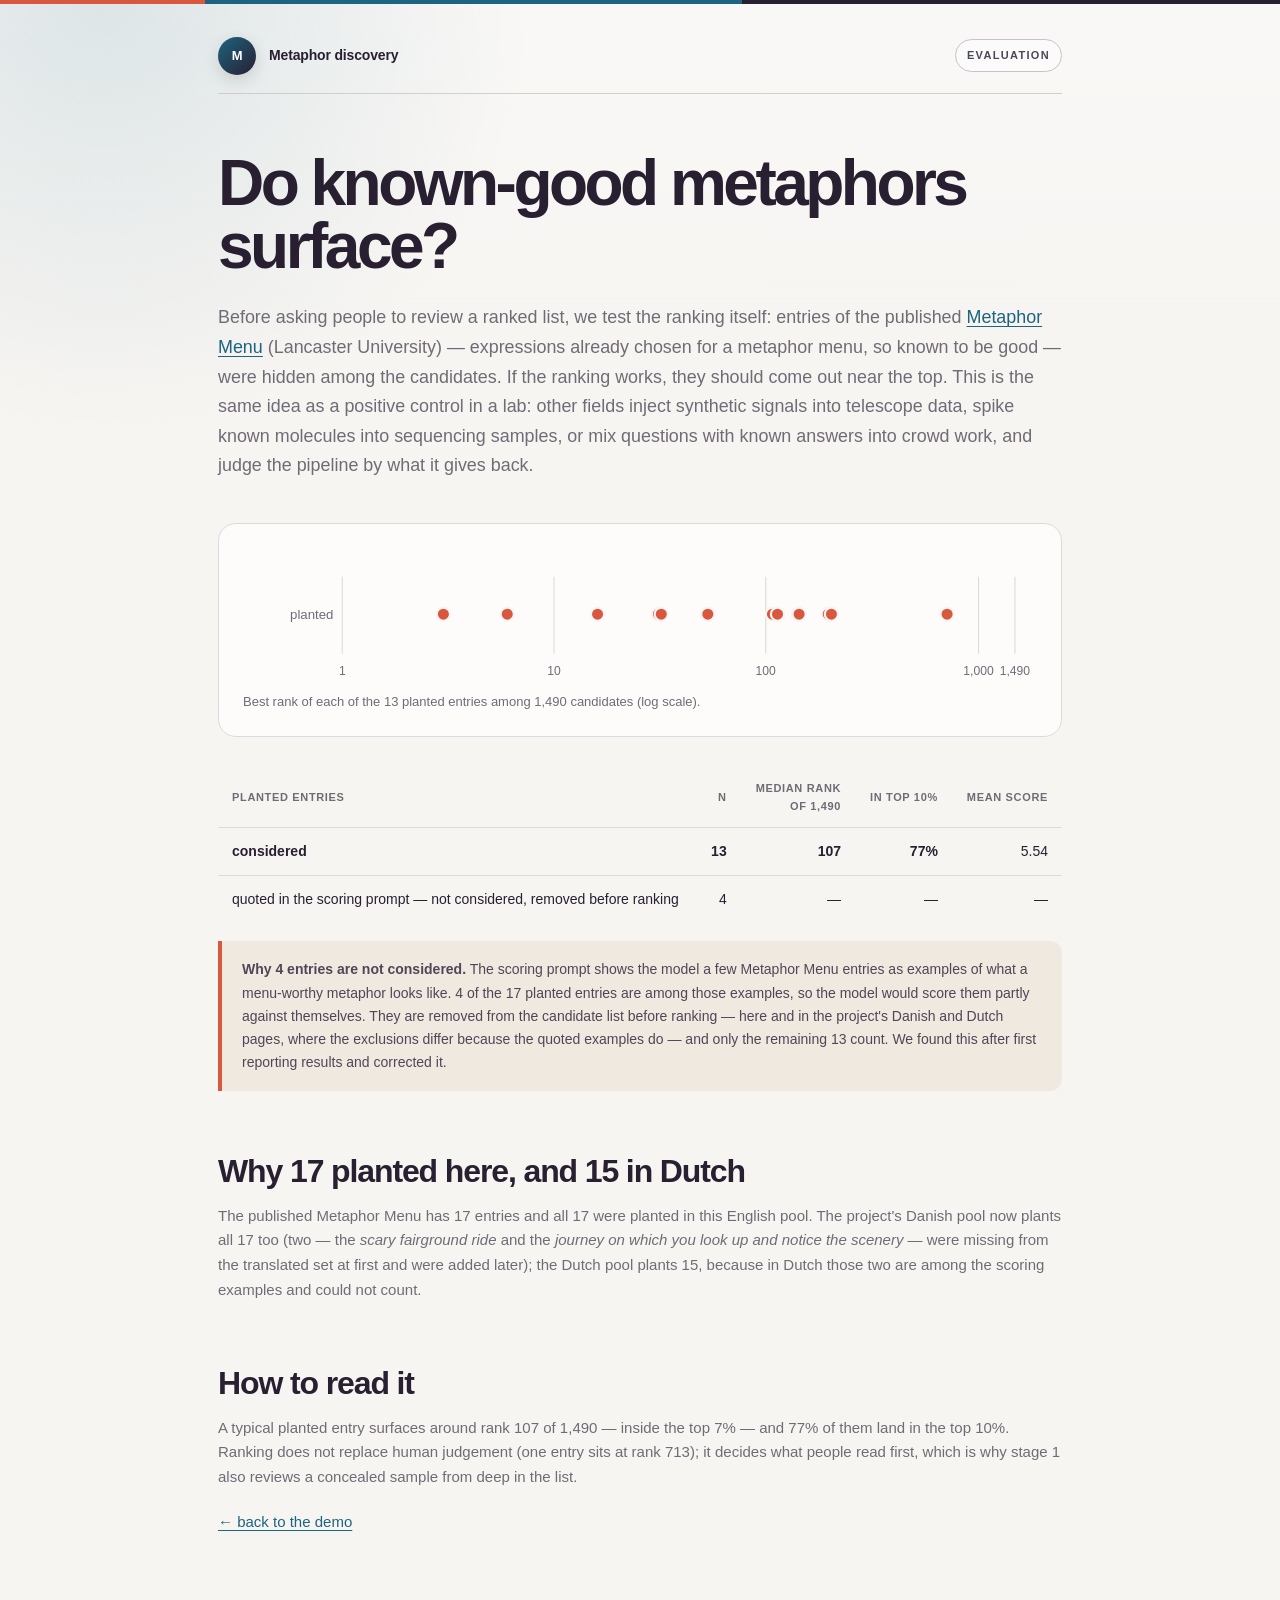
<file: demo/plant_check.html>
<!doctype html><html lang="en"><head><meta charset="utf-8">
<meta name="viewport" content="width=device-width, initial-scale=1">
<title>Do known-good metaphors surface? — plant check</title><style>
:root { --ink:#1a1a1a; --mut:#5f5f5f; --line:#e2e2e2; --bg:#fff; --card:#fafafa;
  --acc:#2a78d6; --warm:#c2571f; }
@media (prefers-color-scheme: dark) { :root { --ink:#e8e8e8; --mut:#a0a0a0; --line:#333;
  --bg:#151515; --card:#1e1e1e; --acc:#5b9be6; --warm:#e07b3f; } }
body { font:16px/1.6 -apple-system,BlinkMacSystemFont,"Segoe UI",sans-serif; color:var(--ink);
  background:var(--bg); max-width:820px; margin:0 auto; padding:28px 20px; }
h1 { font-size:23px; margin:0 0 6px; } h2 { font-size:16px; margin:28px 0 10px; }
.lede { color:var(--mut); margin:0 0 20px; }
a { color:var(--acc); }
table { border-collapse:collapse; width:100%; font-size:15px; }
th,td { text-align:right; padding:7px 10px; border-bottom:1px solid var(--line); }
th:first-child,td:first-child { text-align:left; }
th { color:var(--mut); font-weight:600; font-size:13px; }
.note { border-left:3px solid var(--warm); padding:10px 14px; background:var(--card);
  border-radius:0 8px 8px 0; font-size:14px; margin:18px 0; }
figure { margin:18px 0; } svg { width:100%; height:auto; display:block; }
.dot { stroke:var(--bg); stroke-width:2; } .dot.held { fill:var(--acc); }
.grid { stroke:var(--line); stroke-width:1; }
.tick,.lane { fill:var(--mut); font-size:11px; }
.tick { text-anchor:middle; } .lane { text-anchor:end; font-size:12px; }
figcaption { color:var(--mut); font-size:13px; margin-top:6px; }
</style><style data-theme="demo.css">
:root {
  --ink: #281f31;
  --ink-soft: #4f4658;
  --mut: #716b75;
  --line: #ddd9df;
  --line-strong: #c8c1ca;
  --bg: #f7f5f2;
  --paper: #ffffff;
  --card: #f1eeef;
  --acc: #d9573f;
  --acc-deep: #b83d2a;
  --teal: #1d6480;
  --teal-soft: #e3eef2;
  --eu-blue: #003399;
  --eu-yellow: #ffcc00;
  --warn: #ba5b25;
  --ok: #236b5c;
  --alt: #6554a4;
  --shadow: 0 18px 55px rgba(40, 31, 49, .1);
  --shadow-small: 0 7px 24px rgba(40, 31, 49, .075);
}

* { box-sizing: border-box; }

html {
  scroll-behavior: smooth;
  scroll-padding-top: 140px;
}

body {
  max-width: 1120px;
  margin: 0 auto;
  padding: 26px 28px 64px;
  color: var(--ink);
  background:
    radial-gradient(circle at 8% 0%, rgba(29, 100, 128, .13), transparent 27rem),
    linear-gradient(180deg, rgba(255,255,255,.35), transparent 22rem),
    var(--bg);
  font-family: Inter, ui-sans-serif, -apple-system, BlinkMacSystemFont, "Segoe UI", sans-serif;
  font-size: 16px;
  line-height: 1.65;
  -webkit-font-smoothing: antialiased;
}

body::before {
  position: fixed;
  inset: 0 0 auto;
  height: 4px;
  z-index: 30;
  content: "";
  background: linear-gradient(90deg, var(--acc) 0 16%, #1d6480 16% 58%, #281f31 58% 100%);
}

a { color: var(--teal); text-decoration-thickness: 1px; text-underline-offset: 3px; }
a:hover { color: var(--acc-deep); }

h1, h2, h3, p { text-wrap: pretty; }

h1 {
  margin: 0;
  max-width: 820px;
  font-size: clamp(2.55rem, 6.5vw, 5.35rem);
  line-height: .98;
  letter-spacing: -.055em;
  font-weight: 700;
}

h2 {
  margin: 0;
  font-size: clamp(1.85rem, 3vw, 3.1rem);
  line-height: 1.08;
  letter-spacing: -.035em;
}

h3 { letter-spacing: -.018em; }
button, input, select, textarea { font: inherit; }

button, select, input {
  min-height: 42px;
  border: 1px solid var(--line-strong);
  border-radius: 10px;
  color: var(--ink);
  background: var(--paper);
}

button {
  padding: 8px 13px;
  cursor: pointer;
  font-weight: 650;
  transition: border-color .18s ease, color .18s ease, background .18s ease, transform .18s ease;
}

button:hover { border-color: var(--teal); color: var(--teal); transform: translateY(-1px); }
button:focus-visible, a:focus-visible, input:focus-visible, select:focus-visible, summary:focus-visible {
  outline: 3px solid rgba(217, 87, 63, .35);
  outline-offset: 3px;
}

input, select { padding: 8px 10px; }

.site-header {
  display: flex;
  align-items: center;
  justify-content: space-between;
  gap: 24px;
  min-height: 68px;
  margin-bottom: 24px;
  padding: 7px 0 15px;
  border-bottom: 1px solid rgba(200, 193, 202, .75);
}

.brand {
  display: inline-flex;
  align-items: center;
  gap: 13px;
  min-width: 0;
  color: var(--ink);
  letter-spacing: -.01em;
  text-decoration: none;
}

.brand:hover { color: var(--ink); }

.project-logo-wrap {
  display: grid;
  width: 48px;
  height: 48px;
  flex: 0 0 48px;
  place-items: center;
  border-radius: 50%;
  color: white;
  background: linear-gradient(135deg, #2f7892, #281f31);
  box-shadow: 0 6px 18px rgba(40,31,49,.18);
}

.project-logo { width: 37px; height: 30px; fill: currentColor; }
.brand-mark {
  display: inline-grid;
  width: 38px;
  height: 38px;
  flex: 0 0 38px;
  place-items: center;
  border-radius: 50%;
  color: white;
  background: linear-gradient(135deg, var(--teal), var(--ink));
  font-size: 13px;
  font-weight: 850;
  box-shadow: 0 5px 16px rgba(40,31,49,.14);
}
.brand > span:last-child:not(.brand-copy) { font-size: 14px; font-weight: 750; }
.brand-copy { display: grid; gap: 2px; min-width: 0; }
.brand-copy strong { font-size: 14px; line-height: 1.2; font-weight: 850; letter-spacing: .035em; }
.brand-copy small { color: var(--mut); font-size: 10px; line-height: 1.25; font-weight: 750; letter-spacing: .055em; text-transform: uppercase; }
.brand-tool { color: var(--ink-soft); font-weight: 650; letter-spacing: -.01em; }
.header-actions { display: flex; align-items: center; justify-content: flex-end; gap: 10px; }
.header-actions .langswitch { margin-left: 0; }

.project-context {
  display: grid;
  grid-template-columns: 48px minmax(0, 1fr) auto;
  gap: 14px;
  align-items: center;
  margin: 0 0 26px;
  padding: 10px 14px;
  border: 1px solid rgba(29, 100, 128, .18);
  border-radius: 14px;
  background: rgba(255, 255, 255, .55);
}

.project-context-number {
  display: grid;
  min-height: 36px;
  place-items: center;
  border-radius: 9px;
  color: white;
  background: var(--teal);
  font-size: 11px;
  line-height: 1;
  font-weight: 850;
  letter-spacing: .08em;
}

.project-context-copy { min-width: 0; }
.project-context-copy strong { display: block; margin-bottom: 2px; font-size: 12px; line-height: 1.3; }
.project-context-copy p { max-width: 760px; margin: 0; color: var(--mut); font-size: 11.5px; line-height: 1.45; }
.project-context-link { white-space: nowrap; font-size: 11.5px; font-weight: 800; text-decoration: none; }
.project-context + .stages { margin-top: 0; }

.header-tag, .eyebrow, .step-audience, .evidence-label {
  font-size: 11px;
  line-height: 1.3;
  font-weight: 800;
  letter-spacing: .12em;
  text-transform: uppercase;
}

.header-tag {
  padding: 8px 11px;
  border: 1px solid var(--line-strong);
  border-radius: 999px;
  color: var(--ink-soft);
  background: rgba(255, 255, 255, .55);
}

.site-nav { display: flex; align-items: center; gap: 22px; }
.site-nav a { color: var(--ink-soft); font-size: 13px; font-weight: 700; text-decoration: none; }
.site-nav a:hover { color: var(--acc-deep); }
.site-nav .nav-output { padding: 8px 12px; border: 1px solid var(--line-strong); border-radius: 999px; background: rgba(255,255,255,.55); }

.eyebrow { margin: 0 0 20px; color: var(--acc-deep); }

.home-hero {
  display: grid;
  grid-template-columns: minmax(0, 1.65fr) minmax(270px, .72fr);
  gap: 58px;
  align-items: end;
  padding: 36px 0 76px;
}

.hero-lede {
  max-width: 700px;
  margin: 30px 0 0;
  color: var(--ink-soft);
  font-size: clamp(1.08rem, 2vw, 1.35rem);
  line-height: 1.52;
}

.hero-actions { display: flex; align-items: center; gap: 22px; flex-wrap: wrap; margin-top: 34px; }

.button {
  display: inline-flex;
  align-items: center;
  justify-content: center;
  gap: 10px;
  min-height: 50px;
  padding: 12px 18px;
  border-radius: 12px;
  font-weight: 750;
  text-decoration: none;
  box-shadow: var(--shadow-small);
  transition: transform .18s ease, box-shadow .18s ease, background .18s ease;
}

.button.primary { color: #fff; background: var(--acc); }
.button.primary:hover { color: #fff; background: var(--acc-deep); transform: translateY(-2px); box-shadow: var(--shadow); }
.text-link, .card-link { font-weight: 750; text-decoration: none; }

.hero-proof {
  position: relative;
  overflow: hidden;
  padding: 28px;
  border-radius: 24px;
  color: #fff;
  background:
    radial-gradient(circle at 90% 10%, rgba(255,255,255,.19) 0 2px, transparent 3px) 0 0 / 19px 19px,
    var(--teal);
  box-shadow: var(--shadow);
}

.proof-kicker { color: #d7eee8; font-size: 12px; font-weight: 750; }
.proof-number { margin: 22px 0 3px; font-size: clamp(4rem, 8vw, 6.25rem); line-height: .84; letter-spacing: -.065em; font-weight: 780; }
.proof-label { max-width: 235px; color: #e5f1ed; line-height: 1.4; }

.mini-metrics { display: grid; grid-template-columns: 1fr 1fr; gap: 15px; margin-top: 28px; padding-top: 22px; border-top: 1px solid rgba(255,255,255,.24); }
.mini-metrics div { display: grid; gap: 5px; }
.mini-metrics strong { font-size: 1.65rem; line-height: 1; }
.mini-metrics span { color: #d7e8e3; font-size: 11px; line-height: 1.35; }

.principle { display: grid; grid-template-columns: 58px 1fr; gap: 24px; align-items: start; padding: 28px 0; border-top: 1px solid var(--line-strong); border-bottom: 1px solid var(--line-strong); }
.principle-index { color: var(--acc); font-size: 12px; font-weight: 800; }
.principle p { max-width: 850px; margin: 0; font-family: Georgia, "Times New Roman", serif; font-size: clamp(1.25rem, 2.4vw, 1.7rem); line-height: 1.45; }

.section-block { padding-top: 108px; }
.section-heading { display: grid; grid-template-columns: minmax(0, 1.45fr) minmax(250px, .75fr); gap: 48px; align-items: end; margin-bottom: 38px; }
.section-heading p:last-child { margin: 0; color: var(--mut); }

.menu-goal {
  display: grid;
  grid-template-columns: minmax(0, 1.5fr) auto;
  gap: 44px;
  align-items: end;
  padding: clamp(30px, 5vw, 54px);
  border-radius: 26px;
  color: white;
  background: var(--ink);
  box-shadow: var(--shadow);
}

.menu-goal .eyebrow { color: #ff9b85; }
.menu-goal h2 { max-width: 720px; }
.menu-goal p:last-child { max-width: 720px; margin: 22px 0 0; color: #c3d2d3; }
.menu-goal .menu-link { min-width: 225px; color: white; border: 1px solid rgba(255,255,255,.3); background: rgba(255,255,255,.08); box-shadow: none; }
.menu-goal .menu-link:hover { color: white; border-color: white; background: rgba(255,255,255,.14); }

.compact-heading { margin-top: 66px; }
.method-example { max-width: 900px; margin: -8px 0 24px; padding: 15px 18px; border-radius: 14px; color: var(--mut); background: var(--blue-soft); font-size: 14px; }
.method-example strong { color: var(--ink); }
.method-steps { display: grid; grid-template-columns: repeat(3, 1fr); gap: 16px; }
.method-step { min-height: 390px; padding: 26px; border: 1px solid var(--line); border-radius: 20px; background: rgba(255,255,255,.72); }
.method-number { display: inline-block; margin-bottom: 26px; color: var(--acc); font-size: 12px; font-weight: 850; letter-spacing: .08em; }
.method-step h3 { margin: 0 0 10px; font-size: 1.35rem; }
.method-step p { margin: 0; color: var(--mut); font-size: 14px; }
.method-step p strong { color: var(--ink); }
.method-step blockquote { min-height: 116px; margin: 16px 0 18px; padding: 14px 15px; border-left: 3px solid var(--acc); border-radius: 0 12px 12px 0; color: var(--ink); background: var(--blue-soft); font-size: 14px; font-weight: 650; }
.method-step.human-step { border-color: rgba(23,107,103,.25); background: var(--teal-soft); }
.method-step.human-step blockquote { border-left-color: var(--teal); background: rgba(255,255,255,.62); }
.method-note { max-width: 900px; margin: 24px 0 0; padding-left: 18px; border-left: 3px solid var(--acc); color: var(--mut); font-size: 14px; }

.workflow-grid { display: grid; grid-template-columns: repeat(3, 1fr); gap: 16px; }
.workflow-card, .evidence-card {
  position: relative;
  display: flex;
  min-height: 340px;
  flex-direction: column;
  padding: 28px;
  border: 1px solid var(--line);
  border-radius: 22px;
  color: var(--ink);
  background: rgba(255,255,255,.72);
  text-decoration: none;
  box-shadow: 0 1px 0 rgba(255,255,255,.7) inset;
  transition: transform .2s ease, box-shadow .2s ease, border-color .2s ease;
}

.workflow-card:hover, .evidence-card:hover { color: var(--ink); border-color: var(--line-strong); transform: translateY(-5px); box-shadow: var(--shadow); }
.workflow-card.featured { color: #fff; border-color: var(--ink); background: var(--ink); }
.workflow-card.featured:hover { color: #fff; }
.step-number { font-family: Georgia, "Times New Roman", serif; font-size: 3rem; line-height: 1; color: var(--line-strong); }
.featured .step-number { color: rgba(255,255,255,.35); }
.step-audience { margin-top: 42px; color: var(--acc); }
.workflow-card h3 { margin: 8px 0 12px; font-size: 1.7rem; }
.workflow-card p { margin: 0; color: var(--mut); font-size: 14px; }
.workflow-card.featured p { color: #c8d7d8; }
.workflow-card .card-link { margin-top: auto; padding-top: 28px; color: var(--teal); }
.workflow-card.featured .card-link { color: #ff9b85; }

.evidence-section { padding-bottom: 108px; }
.evidence-grid { display: grid; grid-template-columns: 1fr 1fr; gap: 18px; }
.evidence-card { min-height: 390px; }
.evidence-label { color: var(--acc-deep); }
.evidence-value { margin: 40px 0 10px; color: var(--teal); font-size: clamp(3rem, 7vw, 5rem); line-height: .95; letter-spacing: -.055em; font-weight: 750; }
.evidence-card h3 { max-width: 420px; margin: 0 0 14px; font-size: 1.55rem; }
.evidence-card p { margin: 0; color: var(--mut); }
.evidence-card .card-link { margin-top: auto; padding-top: 28px; }
.evidence-card.dark { color: white; border-color: var(--teal); background: var(--teal); }
.evidence-card.dark:hover { color: white; }
.evidence-card.dark .evidence-label, .evidence-card.dark .card-link { color: #ffc2b5; }
.evidence-card.dark .evidence-value { color: white; }
.evidence-card.dark p { color: #d5e8e4; }

.data-note { max-width: 900px; margin: 0 auto; padding: 70px 9%; border-radius: 26px; text-align: center; color: white; background: var(--ink); box-shadow: var(--shadow); }
.data-note .eyebrow { color: #ff9b85; }
.data-note h2 + p { max-width: 680px; margin: 24px auto 0; color: #bfd0d1; }
.data-note .dataset-link { width: fit-content; margin: 28px auto 0; color: white; border: 1px solid rgba(255,255,255,.3); background: rgba(255,255,255,.08); box-shadow: none; }
.data-note .dataset-link:hover { color: white; border-color: white; background: rgba(255,255,255,.14); }
.data-note .data-fineprint { max-width: 650px; margin: 18px auto 0; color: #91aaac; font-size: 12px; }
.site-footer {
  display: grid;
  grid-template-columns: minmax(320px, 1fr) auto;
  gap: 20px 42px;
  align-items: center;
  margin-top: 86px;
  padding: 28px 30px;
  border: 1px solid var(--line);
  border-radius: 20px;
  color: var(--mut);
  background: rgba(255,255,255,.72);
  font-size: 12px;
}

.site-footer a { font-weight: 750; text-decoration: none; }
.funding-mark { display: flex; align-items: center; gap: 14px; }
.funding-mark > div { display: grid; gap: 2px; }
.funding-mark strong { color: var(--ink); font-size: 13px; }
.funding-mark span { font-size: 11px; }
.eu-logo { width: 66px; height: 44px; flex: 0 0 auto; box-shadow: 0 2px 8px rgba(0,51,153,.16); }
.eu-logo rect { fill: var(--eu-blue); }
.eu-logo g { fill: var(--eu-yellow); }
.footer-links { display: flex; justify-content: flex-end; gap: 18px; }
.footer-disclaimer, .footer-privacy { margin: 0; line-height: 1.5; }
.footer-disclaimer { max-width: 740px; }
.footer-privacy { text-align: right; }

/* Start and passphrase screens */
.loader-page { max-width: 1180px; }
.loader-page .project-context { margin-bottom: 28px; }
.loader-page .loader {
  max-width: 940px;
  margin: 0 auto 64px;
  padding: clamp(30px, 6vw, 60px);
  border: 1px solid var(--line);
  border-radius: 28px;
  background: rgba(255,255,255,.82);
  box-shadow: var(--shadow);
}

.loader-page .loader h1 {
  max-width: 760px;
  margin: 0 0 18px;
  font-size: clamp(2.45rem, 6vw, 4.6rem);
  line-height: 1.02;
  letter-spacing: -.05em;
}

.loader-page .loader .eyebrow { margin-bottom: 14px; }
.loader-page .loader > .lede { max-width: 740px; margin-bottom: 24px; color: var(--ink-soft); font-size: 17px; line-height: 1.6; }
.dropzone {
  margin: 30px 0 34px;
  padding: clamp(30px, 5vw, 48px) 24px;
  border: 2px dashed rgba(29,100,128,.48);
  border-radius: 20px;
  background: var(--teal-soft);
  transition: border-color .18s ease, background .18s ease, transform .18s ease;
}
.dropzone:hover, .dropzone.over { border-color: var(--teal); background: #d9e9ef; transform: translateY(-1px); }
.filebtn { min-height: 54px; padding: 14px 22px; border: 0; background: var(--teal); box-shadow: 0 10px 28px rgba(29,100,128,.2); }
.filebtn:hover { background: #164e64; }
.drophint { margin-top: 14px; }
.loader-steps { grid-template-columns: repeat(3, 1fr); gap: 12px; margin: 30px 0; }
.loader-steps li {
  display: block;
  min-width: 0;
  padding: 20px;
  border: 1px solid var(--line);
  border-radius: 16px;
  background: var(--bg);
}
.loader-steps li b {
  width: 34px;
  height: 34px;
  margin-bottom: 14px;
  border: 0;
  color: white;
  background: var(--ink);
  font-size: 15px;
}
.loader-steps li strong { display: block; line-height: 1.35; }
.loader-steps p { margin-top: 8px; font-size: 12px; line-height: 1.55; }
.loader .privacy { margin-bottom: 0; padding: 14px 16px; border: 0; border-radius: 12px; background: var(--card); }
.passform { padding: 20px; border-radius: 16px; background: var(--teal-soft); }
.passform label:first-child { display: grid; gap: 6px; color: var(--ink); font-size: 13px; font-weight: 750; }

/* Ranked output and review screens */
.ranked-page, .review-page { max-width: 1180px; }
.ranked-page .site-header { margin-bottom: 24px; }
.rank-hero {
  position: relative;
  overflow: hidden;
  display: grid;
  grid-template-columns: minmax(0, 1.45fr) minmax(280px, .65fr);
  gap: 46px;
  align-items: end;
  padding: clamp(34px, 6vw, 70px);
  border-radius: 30px;
  color: white;
  background:
    radial-gradient(circle at 90% 15%, rgba(255,255,255,.16) 0 2px, transparent 3px) 0 0 / 21px 21px,
    linear-gradient(125deg, #102b30, #174d4c);
  box-shadow: var(--shadow);
}

.rank-hero .eyebrow { color: #ff9b85; }
.rank-hero h1 { max-width: 700px; font-size: clamp(2.8rem, 6vw, 5rem); }
.rank-hero .hero-lede { color: #d2e0df; }
.rank-hero .button { box-shadow: none; }
.rank-hero .button.secondary { color: white; border: 1px solid rgba(255,255,255,.28); background: rgba(255,255,255,.08); }
.rank-hero .button.secondary:hover { border-color: white; background: rgba(255,255,255,.14); }
.rank-metrics { display: grid; gap: 10px; }
.rank-metric { display: grid; grid-template-columns: 72px 1fr; gap: 14px; align-items: baseline; padding: 16px 0; border-bottom: 1px solid rgba(255,255,255,.2); }
.rank-metric:last-child { border-bottom: 0; }
.rank-metric strong { font-size: 2.1rem; line-height: 1; letter-spacing: -.04em; }
.rank-metric span { color: #c7d9d7; font-size: 13px; line-height: 1.35; }

.dataset-strip {
  display: grid;
  grid-template-columns: minmax(0, 1.35fr) minmax(260px, .65fr);
  gap: 42px;
  align-items: center;
  margin: 42px 0 22px;
  padding: 30px 34px;
  border: 1px solid var(--line);
  border-left: 5px solid var(--acc);
  border-radius: 4px 20px 20px 4px;
  background: rgba(255,255,255,.72);
}

.dataset-strip .eyebrow { margin-bottom: 10px; }
.dataset-strip h2 { margin: 0 0 12px; font-size: clamp(1.55rem, 2.5vw, 2.15rem); }
.dataset-strip > div > p:last-child { margin: 0; color: var(--mut); font-size: 14px; }
.dataset-summary { display: grid; gap: 9px; padding: 18px; border-radius: 14px; background: var(--card); }
.dataset-summary > span { color: var(--ink-soft); font-size: 12px; }
.dataset-summary > span strong { display: inline-block; min-width: 42px; color: var(--ink); font-size: 1.3rem; line-height: 1; }
.dataset-summary a { margin-top: 6px; font-size: 13px; font-weight: 800; text-decoration: none; }
.dataset-summary small { color: var(--mut); font-size: 10px; }

.rank-logic {
  display: grid;
  grid-template-columns: minmax(260px, .8fr) minmax(470px, 1.2fr);
  gap: 26px 52px;
  align-items: end;
  margin: 52px 0 24px;
  padding: 34px;
  border: 1px solid var(--line);
  border-radius: 22px;
  background: rgba(255,255,255,.7);
}

.rank-logic .eyebrow { margin-bottom: 12px; }
.rank-logic h2 { margin: 0 0 14px; font-size: clamp(1.7rem, 3vw, 2.4rem); }
.rank-logic > div > p:last-child { margin: 0; color: var(--mut); font-size: 14px; }
.output-routes { display: grid; grid-template-columns: minmax(360px, 1.35fr) minmax(190px, .65fr); gap: 10px; }
.rank-route, .category-route { padding: 14px; border: 1px solid var(--line); border-radius: 16px; background: var(--paper); }
.route-label { display: block; margin-bottom: 10px; color: var(--mut); font-size: 10px; font-weight: 850; letter-spacing: .1em; text-transform: uppercase; }
.tier-key { display: grid; grid-template-columns: repeat(3, 1fr); gap: 8px; margin: 0; padding: 0; list-style: none; }
.tier-key li { min-height: 112px; padding: 14px; border-radius: 12px; background: var(--card); }
.tier-key li.tier-top { color: white; background: var(--teal); }
.tier-key span { display: block; color: var(--mut); font-size: 10px; font-weight: 850; letter-spacing: .1em; text-transform: uppercase; }
.tier-key .tier-top span, .tier-key .tier-top p { color: #d5e7e3; }
.tier-key strong { display: block; margin: 13px 0 7px; font-size: 2rem; line-height: 1; }
.tier-key p { margin: 0; color: var(--mut); font-size: 11px; line-height: 1.35; }
.category-route { display: flex; flex-direction: column; color: var(--ink); text-decoration: none; background: var(--teal-soft); }
.category-route:hover { color: var(--ink); border-color: var(--teal); }
.category-route > strong { font-size: 1.15rem; }
.category-route > p { margin: 6px 0 12px; color: var(--mut); font-size: 11px; line-height: 1.4; }
.category-preview { display: flex; gap: 5px; flex-wrap: wrap; }
.category-preview span { padding: 3px 7px; border-radius: 999px; color: var(--teal); background: rgba(255,255,255,.65); font-size: 10px; }
.category-preview b { margin-left: 2px; }
.route-link { margin-top: auto; padding-top: 12px; color: var(--teal); font-size: 11px; font-weight: 800; }
.rank-method-link { grid-column: 1 / -1; font-size: 13px; font-weight: 750; text-decoration: none; }

.stages { display: grid; grid-template-columns: repeat(3, 1fr); gap: 0; margin: 20px 0 48px; padding: 6px; border: 1px solid var(--line); border-radius: 17px; background: rgba(255,255,255,.66); }
.stages .st { position: relative; display: grid; grid-template-columns: 38px 1fr; align-items: center; min-height: 64px; padding: 10px 14px; border: 0; border-radius: 12px; color: var(--mut); background: transparent; font-size: 13px; line-height: 1.25; }
.stages .st b { grid-row: 1 / span 2; margin: 0; color: var(--line-strong); font-size: 1.25rem; }
.stages .st small { display: block; font-size: 11px; }
.stages .st.cur { border: 0; color: white; background: var(--teal); box-shadow: var(--shadow-small); }
.stages .st.cur b { color: #ff9b85; }
.stages .st.cur small { color: #d4e7e2; }
.ranked-page > h1, .ranked-page > .status { display: none; }
.ranked-page h2, .review-page h2, .method-page h2 { margin: 62px 0 14px; font-size: clamp(1.55rem, 2.5vw, 2.25rem); line-height: 1.15; }
.lede { color: var(--mut); font-size: 15px; }

#how { margin: 0 0 22px; padding: 0; border: 1px solid var(--line); border-radius: 16px; background: rgba(255,255,255,.66); box-shadow: none; }
#how > summary { margin: 0; padding: 17px 20px; border-radius: 16px; color: var(--ink); font-size: 14px; font-weight: 750; list-style-position: inside; }
#how[open] > summary { border-bottom: 1px solid var(--line); border-radius: 16px 16px 0 0; }
#how > :not(summary) { margin-left: 20px; margin-right: 20px; }
#how > :last-child { margin-bottom: 20px; }
#how ol { color: var(--mut); }
#purpose { margin-top: 20px; border: 0; border-left: 4px solid var(--acc); border-radius: 0 10px 10px 0; background: var(--card); }

#veh { margin: 24px 0 18px; padding: clamp(22px, 4vw, 42px); border: 1px solid var(--line); border-radius: 26px; background: var(--teal-soft); }
#veh h2 { margin-top: 0; }
#vehctl .ctlrow { gap: 12px; }
#vehctl label, #bar label { color: var(--mut); font-size: 11px; font-weight: 800; letter-spacing: .06em; text-transform: uppercase; }
#vehctl select, #vehctl input, #bar select, #bar input { display: block; margin-top: 4px; color: var(--ink); font-size: 13px; font-weight: 500; letter-spacing: 0; text-transform: none; }
#veh table { margin-top: 20px; }
#veh tr { transition: background .16s ease; }
#veh tr[data-path]:hover td { background: rgba(255,255,255,.62); }
#veh tr.on td { background: rgba(23,107,103,.13); }
#vtab .bar { height: 8px; border-radius: 999px; background: var(--teal); }

.tw { overflow-x: auto; border: 1px solid var(--line); border-radius: 16px; background: rgba(255,255,255,.7); }
table { width: 100%; border-collapse: collapse; font-size: 14px; }
th, td { padding: 12px 14px; border-bottom: 1px solid var(--line); text-align: right; }
th:first-child, td:first-child { text-align: left; }
tr:last-child td { border-bottom: 0; }
th { color: var(--mut); font-size: 11px; font-weight: 800; letter-spacing: .06em; text-transform: uppercase; }
tr.hi td { color: var(--teal); font-weight: 750; }

#rater { display: none; margin: 28px 0; padding: 24px; border: 1px solid var(--teal); border-radius: 18px; background: var(--teal-soft); }
.labelling #rater { display: block; }
#rater > strong { display: block; margin-bottom: 12px; font-size: 1.15rem; }
#rater br { display: none; }
#rater label { display: inline-block; margin: 0 10px 10px 0; font-size: 13px; font-weight: 700; }
#rater input, #rater select { margin-left: 5px; }

.note { margin: 18px 0; padding: 17px 20px; border: 0; border-left: 4px solid var(--acc); border-radius: 0 12px 12px 0; color: var(--ink-soft); background: #f0e9df; font-size: 14px; }
.legend { display: flex; gap: 7px; flex-wrap: wrap; margin: 0 0 16px; }
.pill { display: inline-flex; align-items: center; min-height: 24px; padding: 3px 8px; border: 1px solid var(--line); border-radius: 999px; color: var(--mut); background: var(--card); font-size: 10px; line-height: 1.2; font-weight: 700; letter-spacing: .035em; text-transform: uppercase; }
.pill.s0 { color: var(--ok); border-color: rgba(25,112,93,.35); background: #e5f2ed; }
.pill.s2 { color: var(--warn); border-color: rgba(186,91,37,.3); background: #f7ece5; }
.pill.plant { color: var(--teal); border-color: rgba(23,107,103,.35); background: var(--teal-soft); }
.pill.new { color: var(--alt); border-color: rgba(101,84,164,.3); background: #eeebf8; }
.pill.old, .pill.veh, .pill.sim { border-color: var(--line-strong); }

#bar { position: sticky; top: 12px; z-index: 10; display: flex; gap: 10px; align-items: end; flex-wrap: wrap; margin: 0 0 18px; padding: 14px; border: 1px solid rgba(189,202,197,.9); border-radius: 16px; background: rgba(244,245,240,.92); box-shadow: var(--shadow-small); backdrop-filter: blur(14px); }
#bar select { max-width: 180px; }
#bar #fq { width: 145px; }
#bar #fr { color: var(--mut); background: transparent; }
#bar #ex { display: none; color: white; border-color: var(--teal); background: var(--teal); }
.labelling #bar #ex { display: inline-flex; }
.ranked-page:not(.labelling) #bar label:has(#fl) { display: none; }
#count { margin-left: auto; padding: 0 7px 10px; color: var(--mut); font-size: 12px; }

.row { position: relative; margin: 12px 0; padding: 20px 22px; border: 1px solid var(--line); border-radius: 17px; background: rgba(255,255,255,.82); box-shadow: 0 1px 0 rgba(255,255,255,.8) inset; transition: border-color .18s ease, box-shadow .18s ease, transform .18s ease; }
.row:hover { border-color: var(--line-strong); box-shadow: var(--shadow-small); transform: translateY(-1px); }
.row.done { padding-left: 20px; border-left: 5px solid var(--ok); }
.meta { display: flex; gap: 6px; align-items: center; flex-wrap: wrap; margin-bottom: 12px; }
.rank { min-width: 54px; color: var(--acc); font-size: 18px; line-height: 1; font-weight: 800; letter-spacing: -.03em; }
.phrase { font-family: Georgia, "Times New Roman", serif; font-size: clamp(1.35rem, 2.1vw, 1.75rem); line-height: 1.25; font-weight: 600; letter-spacing: -.015em; }
.phrase .pill.cnt { margin-left: 8px; vertical-align: middle; color: var(--teal); border-color: var(--teal); }
.row details > summary { display: inline-flex; align-items: center; min-height: 32px; margin-top: 10px; padding: 3px 9px; border-radius: 8px; color: var(--teal); background: var(--teal-soft); font-size: 12px; font-weight: 750; cursor: pointer; }
.ctx { margin: 12px 0 2px; padding: 14px 16px; border: 0; border-radius: 10px; color: var(--ink-soft); background: var(--card); font-size: 14px; }
mark { padding: 0 .08em; color: var(--ink); background: linear-gradient(transparent 60%, rgba(217,87,63,.24) 60%); font-weight: 750; border: 0; }
.lbl { display: none; gap: 7px; flex-wrap: wrap; margin-top: 14px; }
.labelling .lbl { display: flex; }
.lbl button { min-height: 34px; padding: 5px 10px; font-size: 12px; }
.lbl button.sel { color: white; border-color: var(--teal); background: var(--teal); }
#labelToggle { color: white; border-color: rgba(255,255,255,.28); background: rgba(255,255,255,.08); }
#labelToggle:hover { border-color: white; background: rgba(255,255,255,.15); }
textarea { width: 100%; min-height: 120px; margin-top: 12px; border: 1px solid var(--line); border-radius: 10px; }

/* Lightweight polish for the two blinded review screens and method notes. */
.review-page > .stages { margin-top: 0; }
.review-page > h1, .method-page > h1 { margin-top: 58px; font-size: clamp(2.3rem, 5vw, 4.3rem); }
.review-page .status { margin: 28px 0 22px; padding: 28px; border: 0; border-radius: 22px; color: white; background: var(--ink); box-shadow: var(--shadow); }
.review-page .status .l1 { font-size: clamp(1.35rem, 3vw, 2rem); }
.review-page .status .l2 { margin-top: 8px; color: #d0dede; }
.review-page .status .l3 { color: #9fb4b5; }
.review-page .status b { color: #ff9b85; }
.review-page #rater { display: block; }
.review-page .lbl { display: flex; }
.review-page #bar #ex { display: inline-flex; }
.method-page { max-width: 900px; }
.method-page > h1 { max-width: 780px; }
.method-page > .lede:first-of-type { margin: 26px 0 42px; font-size: 1.12rem; }
.method-page figure, .method-page .tw { margin: 30px 0; }
.method-page figure { padding: 24px; border: 1px solid var(--line); border-radius: 18px; background: rgba(255,255,255,.72); }
.method-page svg { width: 100%; height: auto; }

@media (max-width: 820px) {
  body { padding: 20px 18px 46px; }
  .site-header { margin-bottom: 20px; }
  .project-context { grid-template-columns: 44px minmax(0, 1fr); gap: 12px; }
  .project-context-link { grid-column: 2; justify-self: start; }
  .loader-page .loader { border-radius: 22px; }
  .loader-steps { grid-template-columns: 1fr; }
  .loader-steps li { display: grid; grid-template-columns: 36px 1fr; gap: 14px; }
  .loader-steps li b { margin-bottom: 0; }
  .loader-steps li strong, .loader-steps li p { grid-column: 2; }
  .loader-steps li strong { grid-row: 1; }
  .loader-steps li p { grid-row: 2; }
  .site-footer { grid-template-columns: 1fr; }
  .footer-links { justify-content: flex-start; }
  .footer-privacy { text-align: left; }
  .home-hero, .rank-hero, .section-heading { grid-template-columns: 1fr; }
  .home-hero { gap: 38px; padding: 20px 0 58px; }
  .hero-proof { max-width: 500px; }
  .workflow-grid { grid-template-columns: 1fr; }
  .menu-goal { grid-template-columns: 1fr; gap: 28px; align-items: start; }
  .menu-goal .menu-link { width: fit-content; }
  .method-steps { grid-template-columns: 1fr; }
  .method-step { min-height: 0; }
  .method-number { margin-bottom: 28px; }
  .workflow-card { min-height: 285px; }
  .evidence-grid { grid-template-columns: 1fr; }
  .evidence-card { min-height: 340px; }
  .section-block { padding-top: 78px; }
  .section-heading { gap: 18px; }
  .evidence-section { padding-bottom: 78px; }
  .rank-hero { gap: 34px; padding: 34px 26px; border-radius: 22px; }
  .rank-metrics { grid-template-columns: repeat(3, 1fr); gap: 12px; }
  .rank-metric { display: block; padding: 12px 0; border-right: 1px solid rgba(255,255,255,.2); border-bottom: 0; }
  .rank-metric:last-child { border-right: 0; }
  .rank-metric span { display: block; margin-top: 6px; }
  .dataset-strip { grid-template-columns: 1fr; gap: 24px; }
  .rank-logic { grid-template-columns: 1fr; gap: 24px; }
  .output-routes { grid-template-columns: 1fr; }
  .stages .st { grid-template-columns: 28px 1fr; padding: 8px; }
  #bar { top: 6px; max-height: 55vh; overflow-y: auto; }
  #count { width: 100%; margin-left: 0; }
}

@media (max-width: 560px) {
  .header-tag { display: none; }
  .site-nav a:not(.nav-output) { display: none; }
  .site-header { min-height: 52px; gap: 12px; flex-wrap: wrap; }
  .project-logo-wrap { width: 40px; height: 40px; flex-basis: 40px; }
  .project-logo { width: 31px; height: 25px; }
  .brand-copy strong { font-size: 12px; }
  .brand-copy small { max-width: 180px; font-size: 8px; }
  .brand-tool { display: none; }
  .header-actions { gap: 5px; }
  .language-actions { width: 100%; }
  .language-actions .langswitch { display: grid; grid-template-columns: repeat(3, 1fr); width: 100%; }
  .header-actions .button { width: auto; min-height: 40px; padding: 8px 10px; }
  .langswitch { gap: 3px; }
  .langbtn { min-width: 38px; min-height: 38px; padding: 4px 7px; }
  /* phones: one quiet line — badge, title, link; the explanatory sentence is dropped */
  .project-context { display: flex; flex-wrap: wrap; align-items: center; gap: 8px 10px; margin-bottom: 18px; padding: 8px 12px; border-radius: 12px; }
  .project-context-number { min-height: 0; padding: 4px 7px; font-size: 10px; border-radius: 6px; }
  .project-context-copy { flex: 1 1 auto; }
  .project-context-copy strong { margin: 0; font-size: 11.5px; }
  .project-context-copy p { display: none; }
  .project-context-link { margin-left: auto; font-size: 11px; }
  .loader-page .project-context { margin-bottom: 18px; }
  .loader-page .loader { padding: 28px 20px; }
  .loader-page .loader > .lede { font-size: 15px; }
  h1 { font-size: clamp(2.65rem, 13vw, 4rem); }
  .hero-actions { align-items: stretch; flex-direction: column; }
  .button { width: 100%; }
  .text-link { text-align: center; }
  .principle { grid-template-columns: 1fr; gap: 8px; }
  .mini-metrics { grid-template-columns: 1fr; }
  .site-footer { margin-top: 58px; padding: 24px 20px; }
  .footer-links { flex-direction: column; gap: 8px; }
  .data-note { margin-inline: -4px; padding: 52px 24px; }
  .rank-metrics { grid-template-columns: 1fr; }
  .rank-metric { display: grid; border-right: 0; border-bottom: 1px solid rgba(255,255,255,.2); }
  .rank-logic { padding: 24px 18px; }
  .dataset-strip { padding: 24px 20px; }
  .tier-key { grid-template-columns: 1fr; }
  .tier-key li { min-height: 0; }
  .stages { grid-template-columns: 1fr; }
  .stages .st { min-height: 50px; }
  #veh { margin-inline: -5px; padding: 22px 16px; }
  #bar label { flex: 1 1 135px; }
  #bar select, #bar input, #bar #fq { width: 100%; max-width: none; }
  .row { padding: 17px 16px; }
  .rank { width: 100%; }
}

@media (prefers-reduced-motion: reduce) {
  *, *::before, *::after { scroll-behavior: auto !important; transition-duration: .01ms !important; }
}

@media print {
  body { max-width: none; padding: 0; background: white; }
  body::before, .site-header, #bar, .hero-actions, .lbl, #rater { display: none !important; }
  .rank-hero { color: var(--ink); padding: 0 0 24px; background: white; box-shadow: none; }
  .rank-hero .eyebrow, .rank-hero .hero-lede, .rank-metric span { color: var(--ink-soft); }
  .row { break-inside: avoid; box-shadow: none; }
}

</style></head><body class="method-page">
<header class="site-header" aria-label="Demo navigation"><a class="brand" href="index.html"><span class="brand-mark" aria-hidden="true">M</span><span>Metaphor discovery</span></a><span class="header-tag">Evaluation</span></header>
<h1>Do known-good metaphors surface?</h1>
<p class="lede">Before asking people to review a ranked list, we test the ranking itself:
entries of the published <a href="https://wp.lancs.ac.uk/melc/the-metaphor-menu/">Metaphor
Menu</a> (Lancaster University) — expressions already chosen for a metaphor menu, so known to
be good — were hidden among the candidates. If the ranking works, they should come out near
the top. This is the same idea as a positive control in a lab: other fields inject synthetic
signals into telescope data, spike known molecules into sequencing samples, or mix questions
with known answers into crowd work, and judge the pipeline by what it gives back.</p>

<figure><svg viewBox="0 0 720 124" role="img" aria-label="Rank of each planted entry, log scale"><text x="82" y="64" class="lane">planted</text><line x1="90" y1="26" x2="90" y2="96" class="grid"/><text x="90" y="115" class="tick">1</text><line x1="282" y1="26" x2="282" y2="96" class="grid"/><text x="282" y="115" class="tick">10</text><line x1="474" y1="26" x2="474" y2="96" class="grid"/><text x="474" y="115" class="tick">100</text><line x1="667" y1="26" x2="667" y2="96" class="grid"/><text x="667" y="115" class="tick">1,000</text><line x1="700" y1="26" x2="700" y2="96" class="grid"/><text x="700" y="115" class="tick">1,490</text><circle cx="181.7" cy="60" r="6" class="dot held"/><circle cx="239.6" cy="60" r="6" class="dot held"/><circle cx="321.5" cy="60" r="6" class="dot held"/><circle cx="376.7" cy="60" r="6" class="dot held"/><circle cx="379.3" cy="60" r="6" class="dot held"/><circle cx="421.5" cy="60" r="6" class="dot held"/><circle cx="480.1" cy="60" r="6" class="dot held"/><circle cx="484.7" cy="60" r="6" class="dot held"/><circle cx="503.7" cy="60" r="6" class="dot held"/><circle cx="504.3" cy="60" r="6" class="dot held"/><circle cx="530.7" cy="60" r="6" class="dot held"/><circle cx="533.6" cy="60" r="6" class="dot held"/><circle cx="638.5" cy="60" r="6" class="dot held"/></svg>
<figcaption>Best rank of each of the 13 planted entries among 1,490 candidates
(log scale).</figcaption></figure>

<table>
<tr><th>planted entries</th><th>n</th><th>median rank<br>of 1,490</th>
<th>in top 10%</th><th>mean score</th></tr>
<tr><td><strong>considered</strong></td><td><strong>13</strong></td>
<td><strong>107</strong></td><td><strong>77%</strong></td>
<td>5.54</td></tr>
<tr><td>quoted in the scoring prompt — not considered, removed before ranking</td>
<td>4</td><td>—</td><td>—</td><td>—</td></tr>
</table>

<div class="note"><strong>Why 4 entries are not considered.</strong> The scoring prompt
shows the model a few Metaphor Menu entries as examples of what a menu-worthy metaphor looks
like. 4 of the 17 planted entries are among those examples, so the model
would score them partly against themselves. They are removed from the candidate list before
ranking — here and in the project's Danish and Dutch pages, where the exclusions differ
because the quoted examples do — and only the remaining 13 count. We found this
after first reporting results and corrected it.</div>

<h2>Why 17 planted here, and 15 in Dutch</h2>
<p class="lede">The published Metaphor Menu has 17 entries and all 17 were
planted in this English pool. The project's Danish pool now plants all 17 too (two —
the <em>scary fairground ride</em> and the <em>journey on which you look up and notice the
scenery</em> — were missing from the translated set at first and were added later); the Dutch
pool plants 15, because in Dutch those two are among the scoring examples and could not
count.</p>

<h2>How to read it</h2>
<p class="lede">A typical planted entry surfaces around rank 107 of
1,490 — inside the top 7% — and
77% of them land in the top 10%. Ranking does not replace human
judgement (one entry sits at rank 713); it decides what people read
first, which is why stage 1 also reviews a concealed sample from deep in the list.</p>

<p class="lede"><a href="index.html">&larr; back to the demo</a></p>
</body></html>
</file>
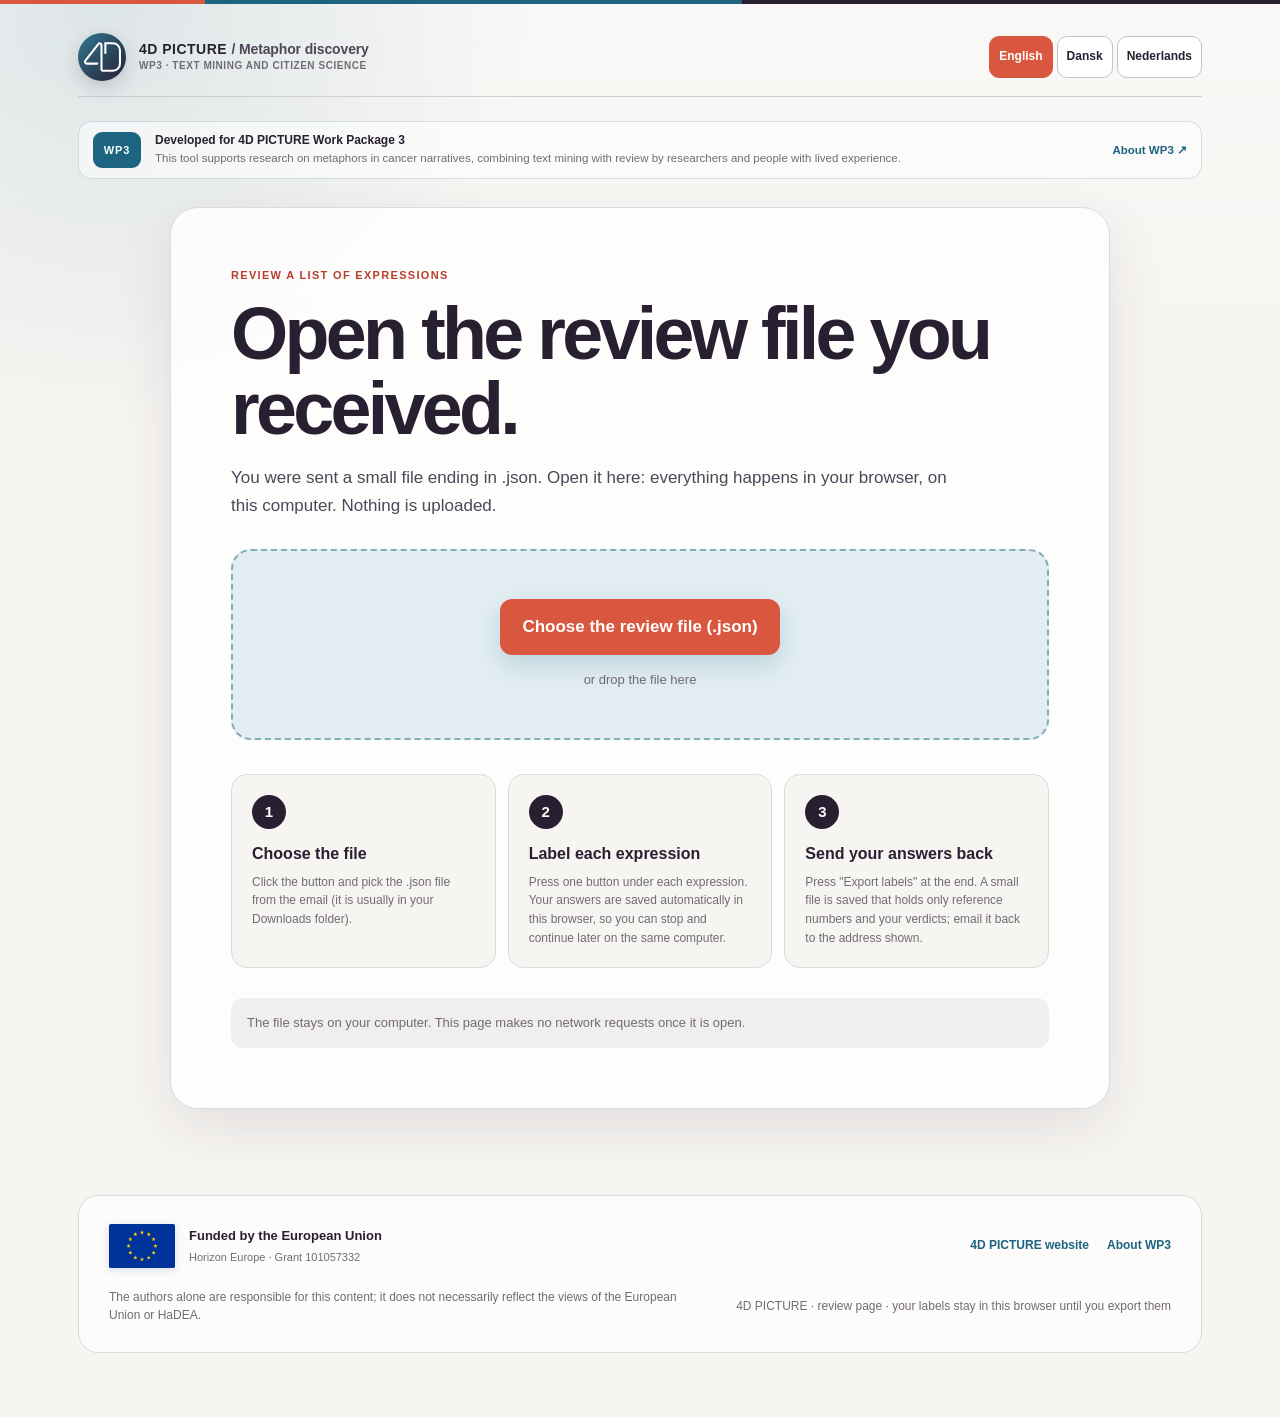
<file: demo/review.html>
<!doctype html><html lang="en"><head><meta charset="utf-8">
<meta name="viewport" content="width=device-width, initial-scale=1">
<meta name="description" content="A 4D PICTURE WP3 research tool for reviewing candidate metaphors in cancer narratives. Everything stays in your browser.">
<meta name="theme-color" content="#281f31">
<title>Metaphor review</title><style>
:root { --ink:#1a1a1a; --mut:#5f5f5f; --line:#e2e2e2; --bg:#fff; --card:#fafafa;
  --acc:#2a78d6; --warn:#c2571f; --ok:#1a7f4b; --alt:#7a4fc9; }
/* colour code, identical on every page of the workflow:
   blue = planted known-good check item (and the reader's own selections),
   green = passed both screens, orange = rejected by the topic screen / disregard,
   purple = found only by target-screened retrieval, grey = descriptive. */
@media (prefers-color-scheme: dark) { :root { --ink:#e8e8e8; --mut:#a0a0a0; --line:#333;
  --bg:#151515; --card:#1e1e1e; } }
body { font:15px/1.55 -apple-system,BlinkMacSystemFont,"Segoe UI",sans-serif;
  color:var(--ink); background:var(--bg); max-width:880px; margin:0 auto; padding:24px 20px; }
h1 { font-size:21px; margin:0 0 4px; } h2 { font-size:15px; margin:26px 0 8px; }
.lede { color:var(--mut); font-size:14px; margin:0 0 16px; }
table { border-collapse:collapse; width:100%; font-size:13.5px; margin-bottom:6px; }
th,td { text-align:right; padding:6px 8px; border-bottom:1px solid var(--line); }
th:first-child, td:first-child { text-align:left; }
th { color:var(--mut); font-weight:600; font-size:12px; }
tr.hi td { font-weight:700; color:var(--acc); }
.tw { overflow-x:auto; }
.note { border-left:3px solid var(--warn); padding:9px 13px; background:var(--card);
  border-radius:0 8px 8px 0; font-size:13.5px; margin:14px 0; }
#purpose { border:1px solid var(--line); border-left:4px solid var(--acc);
  border-radius:0 8px 8px 0; padding:11px 15px; margin:0 0 18px;
  background:var(--card); font-size:13.5px; color:var(--mut); }
#purpose strong { color:var(--ink); }
#how { border:1px solid var(--line); border-radius:9px; padding:9px 14px; margin:0 0 16px;
  background:var(--card); font-size:13.5px; }
#how summary { color:var(--ink); font-weight:600; cursor:pointer; font-size:13.5px; }
#how ol { margin:8px 0 2px; padding-left:22px; color:var(--mut); }
#how li { margin-bottom:6px; }
#rater { border:1px solid var(--acc); border-radius:9px; padding:12px 14px; margin:16px 0;
  background:var(--card); }
#rater input, #rater select { font:inherit; padding:5px 8px; border-radius:6px;
  border:1px solid var(--line); background:var(--bg); color:var(--ink); margin-right:8px; }
#bar { position:sticky; top:0; background:var(--bg); border-bottom:1px solid var(--line);
  padding:10px 0; display:flex; gap:9px; flex-wrap:wrap; align-items:center;
  font-size:13px; z-index:5; }
select, button { font:inherit; padding:5px 9px; border:1px solid var(--line);
  border-radius:6px; background:var(--card); color:var(--ink); cursor:pointer; }
#count { color:var(--mut); margin-left:auto; }
.row { border-bottom:1px solid var(--line); padding:11px 0; }
.row.done { border-left:3px solid var(--ok); padding-left:9px; }
.meta { display:flex; gap:6px; flex-wrap:wrap; align-items:center; margin-bottom:4px; }
.rank { font-weight:700; color:var(--mut); font-size:12px; min-width:52px; }
.pill { font-size:11px; padding:2px 7px; border-radius:10px; background:var(--card);
  border:1px solid var(--line); color:var(--mut); }
.pill.s0 { border-color:var(--ok); color:var(--ok); }
.pill.s2 { border-color:var(--warn); color:var(--warn); }
.pill.plant { border-color:var(--acc); color:var(--acc); font-weight:700; }
.pill.new { border-color:var(--alt); color:var(--alt); font-weight:700; }
.pill.sim, .pill.veh, .pill.old { border-color:var(--mut); }
.stages { display:flex; gap:8px; flex-wrap:wrap; margin:0 0 14px; }
.stages .st { border:1px solid var(--line); border-radius:8px; padding:6px 11px;
  font-size:13px; color:var(--mut); background:var(--card); }
.stages .st b { font-size:17px; margin-right:5px; color:var(--mut); }
.stages .st small { display:block; font-size:11px; }
.stages .st.cur { border:2px solid var(--acc); color:var(--ink); }
.stages .st.cur b { color:var(--acc); }
.legend { display:flex; gap:8px; flex-wrap:wrap; font-size:12.5px; color:var(--mut);
  margin:0 0 10px; }
.phrase { font-size:17px; font-weight:600; }
.phrase .pill.cnt { margin-left:8px; vertical-align:middle; border-color:var(--acc); color:var(--acc); font-weight:600; }
summary { color:var(--acc); font-size:12px; cursor:pointer; margin-top:4px; }
.ctx { color:var(--mut); font-size:13px; border-left:2px solid var(--line);
  padding-left:9px; margin:6px 0 0; }
mark { background:transparent; color:var(--ink); font-weight:700; border-bottom:2px solid var(--acc); }
.status { margin:10px 0 16px; padding:14px 18px; border:2px solid var(--acc); border-radius:8px;
  background:var(--card); }
.status .l1 { font-size:20px; line-height:1.3; }
.status .l2 { font-size:17px; margin-top:6px; }
.status .l3 { color:var(--mut); margin-top:6px; font-size:14px; }
.status b { color:var(--acc); }
#veh table td:first-child { cursor:pointer; }
#vehctl { margin:6px 0 10px; }
#vehctl .ctlrow { display:flex; gap:16px; flex-wrap:wrap; align-items:center; margin-bottom:8px; }
#vtab tr.sub td { font-size:13.5px; color:var(--mut); border-top:none; padding-top:2px; padding-bottom:2px; }
#vtab tr.sub td:first-child { padding-left:28px; color:var(--ink); }
#vtab tr.grp td { font-weight:600; }
#vtab tr.more td { padding-left:28px; font-size:12.5px; color:var(--acc); cursor:pointer; border-top:none; }
#vtab .bar { display:inline-block; height:10px; background:var(--acc); opacity:.55; vertical-align:middle; }
#veh .codes span { display:inline-block; margin:0 6px 2px 0; cursor:pointer; color:var(--acc); }
#veh tr.on td { font-weight:700; background:rgba(42,120,214,.14); }
#vclear { display:none; margin-left:12px; padding:3px 10px; border:1px solid var(--acc); color:var(--acc);
  border-radius:12px; cursor:pointer; font-size:13px; background:transparent; }
#vclear.show { display:inline-block; }
.lbl { margin-top:7px; display:flex; gap:6px; flex-wrap:wrap; }
.lbl button { font-size:12.5px; padding:4px 10px; }
.lbl button.sel { background:var(--acc); color:#fff; border-color:var(--acc); }
textarea { width:100%; height:110px; margin-top:10px; display:none;
  font-family:ui-monospace,monospace; font-size:12px; }
/* start screen (no data loaded yet) */
.loader { max-width:720px; margin:40px auto 60px; }
.loader h1 { font-size:clamp(1.8rem, 4vw, 2.6rem); margin:8px 0 12px; }
.loader .lede { font-size:16px; }
.dropzone { border:2px dashed var(--acc); border-radius:14px; padding:28px 20px; margin:22px 0;
  text-align:center; background:var(--card); }
.dropzone.over { background:rgba(42,120,214,.12); }
.filebtn { display:inline-block; position:relative; overflow:hidden; cursor:pointer; font-size:17px; padding:12px 22px; }
.filebtn input { position:absolute; inset:0; opacity:0; cursor:pointer; font-size:0; }
.drophint { display:block; color:var(--mut); margin-top:12px; font-size:13px; }
.loader-steps { list-style:none; padding:0; margin:26px 0; display:grid; gap:14px; }
.loader-steps li { display:grid; grid-template-columns:44px 1fr; gap:12px; align-items:start; }
.loader-steps li b { font-size:24px; color:var(--acc); border:2px solid var(--acc); border-radius:50%;
  width:40px; height:40px; display:flex; align-items:center; justify-content:center; }
.loader-steps p { margin:3px 0 0; color:var(--mut); font-size:14px; }
.loader .privacy { color:var(--mut); font-size:13px; border-top:1px solid var(--line); padding-top:12px; }
.loader-error { border-left-color:#c22; }
.passform { display:flex; gap:12px; flex-wrap:wrap; align-items:center; margin:22px 0; }
.passform input[type=password], .passform input[type=text] { font:inherit; font-size:17px; padding:9px 12px; border-radius:8px; border:1px solid var(--line); background:var(--bg); color:var(--ink); }
.passform .showpass { color:var(--mut); font-size:13px; }
.langswitch { margin-left:auto; display:flex; gap:4px; }
.langbtn { font-size:12px; padding:3px 9px; }
.langbtn.on { background:var(--acc); color:#fff; border-color:var(--acc); }
#reload { margin-left:12px; font-size:12px; padding:4px 10px; }
/* planted-entry strip and return box */
.plantstrip svg { width:100%; height:auto; display:block; }
.plantstrip .dot { stroke:var(--bg); stroke-width:2; } .plantstrip .dot.held { fill:var(--acc); }
.plantstrip .grid { stroke:var(--line); stroke-width:1; }
.plantstrip .tick, .plantstrip .lane { fill:var(--mut); font-size:11px; }
.plantstrip .tick { text-anchor:middle; } .plantstrip .lane { text-anchor:end; font-size:12px; }
.returnbox { border-color:var(--ok); }
.returnbox .l1 b { color:var(--ok); }
.returnbox code { font-size:14px; }
</style><style data-theme="demo.css">
:root {
  --ink: #281f31;
  --ink-soft: #4f4658;
  --mut: #716b75;
  --line: #ddd9df;
  --line-strong: #c8c1ca;
  --bg: #f7f5f2;
  --paper: #ffffff;
  --card: #f1eeef;
  --acc: #d9573f;
  --acc-deep: #b83d2a;
  --teal: #1d6480;
  --teal-soft: #e3eef2;
  --eu-blue: #003399;
  --eu-yellow: #ffcc00;
  --warn: #ba5b25;
  --ok: #236b5c;
  --alt: #6554a4;
  --shadow: 0 18px 55px rgba(40, 31, 49, .1);
  --shadow-small: 0 7px 24px rgba(40, 31, 49, .075);
}

* { box-sizing: border-box; }

html {
  scroll-behavior: smooth;
  scroll-padding-top: 140px;
}

body {
  max-width: 1120px;
  margin: 0 auto;
  padding: 26px 28px 64px;
  color: var(--ink);
  background:
    radial-gradient(circle at 8% 0%, rgba(29, 100, 128, .13), transparent 27rem),
    linear-gradient(180deg, rgba(255,255,255,.35), transparent 22rem),
    var(--bg);
  font-family: Inter, ui-sans-serif, -apple-system, BlinkMacSystemFont, "Segoe UI", sans-serif;
  font-size: 16px;
  line-height: 1.65;
  -webkit-font-smoothing: antialiased;
}

body::before {
  position: fixed;
  inset: 0 0 auto;
  height: 4px;
  z-index: 30;
  content: "";
  background: linear-gradient(90deg, var(--acc) 0 16%, #1d6480 16% 58%, #281f31 58% 100%);
}

a { color: var(--teal); text-decoration-thickness: 1px; text-underline-offset: 3px; }
a:hover { color: var(--acc-deep); }

h1, h2, h3, p { text-wrap: pretty; }

h1 {
  margin: 0;
  max-width: 820px;
  font-size: clamp(2.55rem, 6.5vw, 5.35rem);
  line-height: .98;
  letter-spacing: -.055em;
  font-weight: 700;
}

h2 {
  margin: 0;
  font-size: clamp(1.85rem, 3vw, 3.1rem);
  line-height: 1.08;
  letter-spacing: -.035em;
}

h3 { letter-spacing: -.018em; }
button, input, select, textarea { font: inherit; }

button, select, input {
  min-height: 42px;
  border: 1px solid var(--line-strong);
  border-radius: 10px;
  color: var(--ink);
  background: var(--paper);
}

button {
  padding: 8px 13px;
  cursor: pointer;
  font-weight: 650;
  transition: border-color .18s ease, color .18s ease, background .18s ease, transform .18s ease;
}

button:hover { border-color: var(--teal); color: var(--teal); transform: translateY(-1px); }
button:focus-visible, a:focus-visible, input:focus-visible, select:focus-visible, summary:focus-visible {
  outline: 3px solid rgba(217, 87, 63, .35);
  outline-offset: 3px;
}

input, select { padding: 8px 10px; }

.site-header {
  display: flex;
  align-items: center;
  justify-content: space-between;
  gap: 24px;
  min-height: 68px;
  margin-bottom: 24px;
  padding: 7px 0 15px;
  border-bottom: 1px solid rgba(200, 193, 202, .75);
}

.brand {
  display: inline-flex;
  align-items: center;
  gap: 13px;
  min-width: 0;
  color: var(--ink);
  letter-spacing: -.01em;
  text-decoration: none;
}

.brand:hover { color: var(--ink); }

.project-logo-wrap {
  display: grid;
  width: 48px;
  height: 48px;
  flex: 0 0 48px;
  place-items: center;
  border-radius: 50%;
  color: white;
  background: linear-gradient(135deg, #2f7892, #281f31);
  box-shadow: 0 6px 18px rgba(40,31,49,.18);
}

.project-logo { width: 37px; height: 30px; fill: currentColor; }
.brand-mark {
  display: inline-grid;
  width: 38px;
  height: 38px;
  flex: 0 0 38px;
  place-items: center;
  border-radius: 50%;
  color: white;
  background: linear-gradient(135deg, var(--teal), var(--ink));
  font-size: 13px;
  font-weight: 850;
  box-shadow: 0 5px 16px rgba(40,31,49,.14);
}
.brand > span:last-child:not(.brand-copy) { font-size: 14px; font-weight: 750; }
.brand-copy { display: grid; gap: 2px; min-width: 0; }
.brand-copy strong { font-size: 14px; line-height: 1.2; font-weight: 850; letter-spacing: .035em; }
.brand-copy small { color: var(--mut); font-size: 10px; line-height: 1.25; font-weight: 750; letter-spacing: .055em; text-transform: uppercase; }
.brand-tool { color: var(--ink-soft); font-weight: 650; letter-spacing: -.01em; }
.header-actions { display: flex; align-items: center; justify-content: flex-end; gap: 10px; }
.header-actions .langswitch { margin-left: 0; }

.project-context {
  display: grid;
  grid-template-columns: 48px minmax(0, 1fr) auto;
  gap: 14px;
  align-items: center;
  margin: 0 0 26px;
  padding: 10px 14px;
  border: 1px solid rgba(29, 100, 128, .18);
  border-radius: 14px;
  background: rgba(255, 255, 255, .55);
}

.project-context-number {
  display: grid;
  min-height: 36px;
  place-items: center;
  border-radius: 9px;
  color: white;
  background: var(--teal);
  font-size: 11px;
  line-height: 1;
  font-weight: 850;
  letter-spacing: .08em;
}

.project-context-copy { min-width: 0; }
.project-context-copy strong { display: block; margin-bottom: 2px; font-size: 12px; line-height: 1.3; }
.project-context-copy p { max-width: 760px; margin: 0; color: var(--mut); font-size: 11.5px; line-height: 1.45; }
.project-context-link { white-space: nowrap; font-size: 11.5px; font-weight: 800; text-decoration: none; }
.project-context + .stages { margin-top: 0; }

.header-tag, .eyebrow, .step-audience, .evidence-label {
  font-size: 11px;
  line-height: 1.3;
  font-weight: 800;
  letter-spacing: .12em;
  text-transform: uppercase;
}

.header-tag {
  padding: 8px 11px;
  border: 1px solid var(--line-strong);
  border-radius: 999px;
  color: var(--ink-soft);
  background: rgba(255, 255, 255, .55);
}

.site-nav { display: flex; align-items: center; gap: 22px; }
.site-nav a { color: var(--ink-soft); font-size: 13px; font-weight: 700; text-decoration: none; }
.site-nav a:hover { color: var(--acc-deep); }
.site-nav .nav-output { padding: 8px 12px; border: 1px solid var(--line-strong); border-radius: 999px; background: rgba(255,255,255,.55); }

.eyebrow { margin: 0 0 20px; color: var(--acc-deep); }

.home-hero {
  display: grid;
  grid-template-columns: minmax(0, 1.65fr) minmax(270px, .72fr);
  gap: 58px;
  align-items: end;
  padding: 36px 0 76px;
}

.hero-lede {
  max-width: 700px;
  margin: 30px 0 0;
  color: var(--ink-soft);
  font-size: clamp(1.08rem, 2vw, 1.35rem);
  line-height: 1.52;
}

.hero-actions { display: flex; align-items: center; gap: 22px; flex-wrap: wrap; margin-top: 34px; }

.button {
  display: inline-flex;
  align-items: center;
  justify-content: center;
  gap: 10px;
  min-height: 50px;
  padding: 12px 18px;
  border-radius: 12px;
  font-weight: 750;
  text-decoration: none;
  box-shadow: var(--shadow-small);
  transition: transform .18s ease, box-shadow .18s ease, background .18s ease;
}

.button.primary { color: #fff; background: var(--acc); }
.button.primary:hover { color: #fff; background: var(--acc-deep); transform: translateY(-2px); box-shadow: var(--shadow); }
.text-link, .card-link { font-weight: 750; text-decoration: none; }

.hero-proof {
  position: relative;
  overflow: hidden;
  padding: 28px;
  border-radius: 24px;
  color: #fff;
  background:
    radial-gradient(circle at 90% 10%, rgba(255,255,255,.19) 0 2px, transparent 3px) 0 0 / 19px 19px,
    var(--teal);
  box-shadow: var(--shadow);
}

.proof-kicker { color: #d7eee8; font-size: 12px; font-weight: 750; }
.proof-number { margin: 22px 0 3px; font-size: clamp(4rem, 8vw, 6.25rem); line-height: .84; letter-spacing: -.065em; font-weight: 780; }
.proof-label { max-width: 235px; color: #e5f1ed; line-height: 1.4; }

.mini-metrics { display: grid; grid-template-columns: 1fr 1fr; gap: 15px; margin-top: 28px; padding-top: 22px; border-top: 1px solid rgba(255,255,255,.24); }
.mini-metrics div { display: grid; gap: 5px; }
.mini-metrics strong { font-size: 1.65rem; line-height: 1; }
.mini-metrics span { color: #d7e8e3; font-size: 11px; line-height: 1.35; }

.principle { display: grid; grid-template-columns: 58px 1fr; gap: 24px; align-items: start; padding: 28px 0; border-top: 1px solid var(--line-strong); border-bottom: 1px solid var(--line-strong); }
.principle-index { color: var(--acc); font-size: 12px; font-weight: 800; }
.principle p { max-width: 850px; margin: 0; font-family: Georgia, "Times New Roman", serif; font-size: clamp(1.25rem, 2.4vw, 1.7rem); line-height: 1.45; }

.section-block { padding-top: 108px; }
.section-heading { display: grid; grid-template-columns: minmax(0, 1.45fr) minmax(250px, .75fr); gap: 48px; align-items: end; margin-bottom: 38px; }
.section-heading p:last-child { margin: 0; color: var(--mut); }

.menu-goal {
  display: grid;
  grid-template-columns: minmax(0, 1.5fr) auto;
  gap: 44px;
  align-items: end;
  padding: clamp(30px, 5vw, 54px);
  border-radius: 26px;
  color: white;
  background: var(--ink);
  box-shadow: var(--shadow);
}

.menu-goal .eyebrow { color: #ff9b85; }
.menu-goal h2 { max-width: 720px; }
.menu-goal p:last-child { max-width: 720px; margin: 22px 0 0; color: #c3d2d3; }
.menu-goal .menu-link { min-width: 225px; color: white; border: 1px solid rgba(255,255,255,.3); background: rgba(255,255,255,.08); box-shadow: none; }
.menu-goal .menu-link:hover { color: white; border-color: white; background: rgba(255,255,255,.14); }

.compact-heading { margin-top: 66px; }
.method-example { max-width: 900px; margin: -8px 0 24px; padding: 15px 18px; border-radius: 14px; color: var(--mut); background: var(--blue-soft); font-size: 14px; }
.method-example strong { color: var(--ink); }
.method-steps { display: grid; grid-template-columns: repeat(3, 1fr); gap: 16px; }
.method-step { min-height: 390px; padding: 26px; border: 1px solid var(--line); border-radius: 20px; background: rgba(255,255,255,.72); }
.method-number { display: inline-block; margin-bottom: 26px; color: var(--acc); font-size: 12px; font-weight: 850; letter-spacing: .08em; }
.method-step h3 { margin: 0 0 10px; font-size: 1.35rem; }
.method-step p { margin: 0; color: var(--mut); font-size: 14px; }
.method-step p strong { color: var(--ink); }
.method-step blockquote { min-height: 116px; margin: 16px 0 18px; padding: 14px 15px; border-left: 3px solid var(--acc); border-radius: 0 12px 12px 0; color: var(--ink); background: var(--blue-soft); font-size: 14px; font-weight: 650; }
.method-step.human-step { border-color: rgba(23,107,103,.25); background: var(--teal-soft); }
.method-step.human-step blockquote { border-left-color: var(--teal); background: rgba(255,255,255,.62); }
.method-note { max-width: 900px; margin: 24px 0 0; padding-left: 18px; border-left: 3px solid var(--acc); color: var(--mut); font-size: 14px; }

.workflow-grid { display: grid; grid-template-columns: repeat(3, 1fr); gap: 16px; }
.workflow-card, .evidence-card {
  position: relative;
  display: flex;
  min-height: 340px;
  flex-direction: column;
  padding: 28px;
  border: 1px solid var(--line);
  border-radius: 22px;
  color: var(--ink);
  background: rgba(255,255,255,.72);
  text-decoration: none;
  box-shadow: 0 1px 0 rgba(255,255,255,.7) inset;
  transition: transform .2s ease, box-shadow .2s ease, border-color .2s ease;
}

.workflow-card:hover, .evidence-card:hover { color: var(--ink); border-color: var(--line-strong); transform: translateY(-5px); box-shadow: var(--shadow); }
.workflow-card.featured { color: #fff; border-color: var(--ink); background: var(--ink); }
.workflow-card.featured:hover { color: #fff; }
.step-number { font-family: Georgia, "Times New Roman", serif; font-size: 3rem; line-height: 1; color: var(--line-strong); }
.featured .step-number { color: rgba(255,255,255,.35); }
.step-audience { margin-top: 42px; color: var(--acc); }
.workflow-card h3 { margin: 8px 0 12px; font-size: 1.7rem; }
.workflow-card p { margin: 0; color: var(--mut); font-size: 14px; }
.workflow-card.featured p { color: #c8d7d8; }
.workflow-card .card-link { margin-top: auto; padding-top: 28px; color: var(--teal); }
.workflow-card.featured .card-link { color: #ff9b85; }

.evidence-section { padding-bottom: 108px; }
.evidence-grid { display: grid; grid-template-columns: 1fr 1fr; gap: 18px; }
.evidence-card { min-height: 390px; }
.evidence-label { color: var(--acc-deep); }
.evidence-value { margin: 40px 0 10px; color: var(--teal); font-size: clamp(3rem, 7vw, 5rem); line-height: .95; letter-spacing: -.055em; font-weight: 750; }
.evidence-card h3 { max-width: 420px; margin: 0 0 14px; font-size: 1.55rem; }
.evidence-card p { margin: 0; color: var(--mut); }
.evidence-card .card-link { margin-top: auto; padding-top: 28px; }
.evidence-card.dark { color: white; border-color: var(--teal); background: var(--teal); }
.evidence-card.dark:hover { color: white; }
.evidence-card.dark .evidence-label, .evidence-card.dark .card-link { color: #ffc2b5; }
.evidence-card.dark .evidence-value { color: white; }
.evidence-card.dark p { color: #d5e8e4; }

.data-note { max-width: 900px; margin: 0 auto; padding: 70px 9%; border-radius: 26px; text-align: center; color: white; background: var(--ink); box-shadow: var(--shadow); }
.data-note .eyebrow { color: #ff9b85; }
.data-note h2 + p { max-width: 680px; margin: 24px auto 0; color: #bfd0d1; }
.data-note .dataset-link { width: fit-content; margin: 28px auto 0; color: white; border: 1px solid rgba(255,255,255,.3); background: rgba(255,255,255,.08); box-shadow: none; }
.data-note .dataset-link:hover { color: white; border-color: white; background: rgba(255,255,255,.14); }
.data-note .data-fineprint { max-width: 650px; margin: 18px auto 0; color: #91aaac; font-size: 12px; }
.site-footer {
  display: grid;
  grid-template-columns: minmax(320px, 1fr) auto;
  gap: 20px 42px;
  align-items: center;
  margin-top: 86px;
  padding: 28px 30px;
  border: 1px solid var(--line);
  border-radius: 20px;
  color: var(--mut);
  background: rgba(255,255,255,.72);
  font-size: 12px;
}

.site-footer a { font-weight: 750; text-decoration: none; }
.funding-mark { display: flex; align-items: center; gap: 14px; }
.funding-mark > div { display: grid; gap: 2px; }
.funding-mark strong { color: var(--ink); font-size: 13px; }
.funding-mark span { font-size: 11px; }
.eu-logo { width: 66px; height: 44px; flex: 0 0 auto; box-shadow: 0 2px 8px rgba(0,51,153,.16); }
.eu-logo rect { fill: var(--eu-blue); }
.eu-logo g { fill: var(--eu-yellow); }
.footer-links { display: flex; justify-content: flex-end; gap: 18px; }
.footer-disclaimer, .footer-privacy { margin: 0; line-height: 1.5; }
.footer-disclaimer { max-width: 740px; }
.footer-privacy { text-align: right; }

/* Start and passphrase screens */
.loader-page { max-width: 1180px; }
.loader-page .project-context { margin-bottom: 28px; }
.loader-page .loader {
  max-width: 940px;
  margin: 0 auto 64px;
  padding: clamp(30px, 6vw, 60px);
  border: 1px solid var(--line);
  border-radius: 28px;
  background: rgba(255,255,255,.82);
  box-shadow: var(--shadow);
}

.loader-page .loader h1 {
  max-width: 760px;
  margin: 0 0 18px;
  font-size: clamp(2.45rem, 6vw, 4.6rem);
  line-height: 1.02;
  letter-spacing: -.05em;
}

.loader-page .loader .eyebrow { margin-bottom: 14px; }
.loader-page .loader > .lede { max-width: 740px; margin-bottom: 24px; color: var(--ink-soft); font-size: 17px; line-height: 1.6; }
.dropzone {
  margin: 30px 0 34px;
  padding: clamp(30px, 5vw, 48px) 24px;
  border: 2px dashed rgba(29,100,128,.48);
  border-radius: 20px;
  background: var(--teal-soft);
  transition: border-color .18s ease, background .18s ease, transform .18s ease;
}
.dropzone:hover, .dropzone.over { border-color: var(--teal); background: #d9e9ef; transform: translateY(-1px); }
.filebtn { min-height: 54px; padding: 14px 22px; border: 0; background: var(--teal); box-shadow: 0 10px 28px rgba(29,100,128,.2); }
.filebtn:hover { background: #164e64; }
.drophint { margin-top: 14px; }
.loader-steps { grid-template-columns: repeat(3, 1fr); gap: 12px; margin: 30px 0; }
.loader-steps li {
  display: block;
  min-width: 0;
  padding: 20px;
  border: 1px solid var(--line);
  border-radius: 16px;
  background: var(--bg);
}
.loader-steps li b {
  width: 34px;
  height: 34px;
  margin-bottom: 14px;
  border: 0;
  color: white;
  background: var(--ink);
  font-size: 15px;
}
.loader-steps li strong { display: block; line-height: 1.35; }
.loader-steps p { margin-top: 8px; font-size: 12px; line-height: 1.55; }
.loader .privacy { margin-bottom: 0; padding: 14px 16px; border: 0; border-radius: 12px; background: var(--card); }
.passform { padding: 20px; border-radius: 16px; background: var(--teal-soft); }
.passform label:first-child { display: grid; gap: 6px; color: var(--ink); font-size: 13px; font-weight: 750; }

/* Ranked output and review screens */
.ranked-page, .review-page { max-width: 1180px; }
.ranked-page .site-header { margin-bottom: 24px; }
.rank-hero {
  position: relative;
  overflow: hidden;
  display: grid;
  grid-template-columns: minmax(0, 1.45fr) minmax(280px, .65fr);
  gap: 46px;
  align-items: end;
  padding: clamp(34px, 6vw, 70px);
  border-radius: 30px;
  color: white;
  background:
    radial-gradient(circle at 90% 15%, rgba(255,255,255,.16) 0 2px, transparent 3px) 0 0 / 21px 21px,
    linear-gradient(125deg, #102b30, #174d4c);
  box-shadow: var(--shadow);
}

.rank-hero .eyebrow { color: #ff9b85; }
.rank-hero h1 { max-width: 700px; font-size: clamp(2.8rem, 6vw, 5rem); }
.rank-hero .hero-lede { color: #d2e0df; }
.rank-hero .button { box-shadow: none; }
.rank-hero .button.secondary { color: white; border: 1px solid rgba(255,255,255,.28); background: rgba(255,255,255,.08); }
.rank-hero .button.secondary:hover { border-color: white; background: rgba(255,255,255,.14); }
.rank-metrics { display: grid; gap: 10px; }
.rank-metric { display: grid; grid-template-columns: 72px 1fr; gap: 14px; align-items: baseline; padding: 16px 0; border-bottom: 1px solid rgba(255,255,255,.2); }
.rank-metric:last-child { border-bottom: 0; }
.rank-metric strong { font-size: 2.1rem; line-height: 1; letter-spacing: -.04em; }
.rank-metric span { color: #c7d9d7; font-size: 13px; line-height: 1.35; }

.dataset-strip {
  display: grid;
  grid-template-columns: minmax(0, 1.35fr) minmax(260px, .65fr);
  gap: 42px;
  align-items: center;
  margin: 42px 0 22px;
  padding: 30px 34px;
  border: 1px solid var(--line);
  border-left: 5px solid var(--acc);
  border-radius: 4px 20px 20px 4px;
  background: rgba(255,255,255,.72);
}

.dataset-strip .eyebrow { margin-bottom: 10px; }
.dataset-strip h2 { margin: 0 0 12px; font-size: clamp(1.55rem, 2.5vw, 2.15rem); }
.dataset-strip > div > p:last-child { margin: 0; color: var(--mut); font-size: 14px; }
.dataset-summary { display: grid; gap: 9px; padding: 18px; border-radius: 14px; background: var(--card); }
.dataset-summary > span { color: var(--ink-soft); font-size: 12px; }
.dataset-summary > span strong { display: inline-block; min-width: 42px; color: var(--ink); font-size: 1.3rem; line-height: 1; }
.dataset-summary a { margin-top: 6px; font-size: 13px; font-weight: 800; text-decoration: none; }
.dataset-summary small { color: var(--mut); font-size: 10px; }

.rank-logic {
  display: grid;
  grid-template-columns: minmax(260px, .8fr) minmax(470px, 1.2fr);
  gap: 26px 52px;
  align-items: end;
  margin: 52px 0 24px;
  padding: 34px;
  border: 1px solid var(--line);
  border-radius: 22px;
  background: rgba(255,255,255,.7);
}

.rank-logic .eyebrow { margin-bottom: 12px; }
.rank-logic h2 { margin: 0 0 14px; font-size: clamp(1.7rem, 3vw, 2.4rem); }
.rank-logic > div > p:last-child { margin: 0; color: var(--mut); font-size: 14px; }
.output-routes { display: grid; grid-template-columns: minmax(360px, 1.35fr) minmax(190px, .65fr); gap: 10px; }
.rank-route, .category-route { padding: 14px; border: 1px solid var(--line); border-radius: 16px; background: var(--paper); }
.route-label { display: block; margin-bottom: 10px; color: var(--mut); font-size: 10px; font-weight: 850; letter-spacing: .1em; text-transform: uppercase; }
.tier-key { display: grid; grid-template-columns: repeat(3, 1fr); gap: 8px; margin: 0; padding: 0; list-style: none; }
.tier-key li { min-height: 112px; padding: 14px; border-radius: 12px; background: var(--card); }
.tier-key li.tier-top { color: white; background: var(--teal); }
.tier-key span { display: block; color: var(--mut); font-size: 10px; font-weight: 850; letter-spacing: .1em; text-transform: uppercase; }
.tier-key .tier-top span, .tier-key .tier-top p { color: #d5e7e3; }
.tier-key strong { display: block; margin: 13px 0 7px; font-size: 2rem; line-height: 1; }
.tier-key p { margin: 0; color: var(--mut); font-size: 11px; line-height: 1.35; }
.category-route { display: flex; flex-direction: column; color: var(--ink); text-decoration: none; background: var(--teal-soft); }
.category-route:hover { color: var(--ink); border-color: var(--teal); }
.category-route > strong { font-size: 1.15rem; }
.category-route > p { margin: 6px 0 12px; color: var(--mut); font-size: 11px; line-height: 1.4; }
.category-preview { display: flex; gap: 5px; flex-wrap: wrap; }
.category-preview span { padding: 3px 7px; border-radius: 999px; color: var(--teal); background: rgba(255,255,255,.65); font-size: 10px; }
.category-preview b { margin-left: 2px; }
.route-link { margin-top: auto; padding-top: 12px; color: var(--teal); font-size: 11px; font-weight: 800; }
.rank-method-link { grid-column: 1 / -1; font-size: 13px; font-weight: 750; text-decoration: none; }

.stages { display: grid; grid-template-columns: repeat(3, 1fr); gap: 0; margin: 20px 0 48px; padding: 6px; border: 1px solid var(--line); border-radius: 17px; background: rgba(255,255,255,.66); }
.stages .st { position: relative; display: grid; grid-template-columns: 38px 1fr; align-items: center; min-height: 64px; padding: 10px 14px; border: 0; border-radius: 12px; color: var(--mut); background: transparent; font-size: 13px; line-height: 1.25; }
.stages .st b { grid-row: 1 / span 2; margin: 0; color: var(--line-strong); font-size: 1.25rem; }
.stages .st small { display: block; font-size: 11px; }
.stages .st.cur { border: 0; color: white; background: var(--teal); box-shadow: var(--shadow-small); }
.stages .st.cur b { color: #ff9b85; }
.stages .st.cur small { color: #d4e7e2; }
.ranked-page > h1, .ranked-page > .status { display: none; }
.ranked-page h2, .review-page h2, .method-page h2 { margin: 62px 0 14px; font-size: clamp(1.55rem, 2.5vw, 2.25rem); line-height: 1.15; }
.lede { color: var(--mut); font-size: 15px; }

#how { margin: 0 0 22px; padding: 0; border: 1px solid var(--line); border-radius: 16px; background: rgba(255,255,255,.66); box-shadow: none; }
#how > summary { margin: 0; padding: 17px 20px; border-radius: 16px; color: var(--ink); font-size: 14px; font-weight: 750; list-style-position: inside; }
#how[open] > summary { border-bottom: 1px solid var(--line); border-radius: 16px 16px 0 0; }
#how > :not(summary) { margin-left: 20px; margin-right: 20px; }
#how > :last-child { margin-bottom: 20px; }
#how ol { color: var(--mut); }
#purpose { margin-top: 20px; border: 0; border-left: 4px solid var(--acc); border-radius: 0 10px 10px 0; background: var(--card); }

#veh { margin: 24px 0 18px; padding: clamp(22px, 4vw, 42px); border: 1px solid var(--line); border-radius: 26px; background: var(--teal-soft); }
#veh h2 { margin-top: 0; }
#vehctl .ctlrow { gap: 12px; }
#vehctl label, #bar label { color: var(--mut); font-size: 11px; font-weight: 800; letter-spacing: .06em; text-transform: uppercase; }
#vehctl select, #vehctl input, #bar select, #bar input { display: block; margin-top: 4px; color: var(--ink); font-size: 13px; font-weight: 500; letter-spacing: 0; text-transform: none; }
#veh table { margin-top: 20px; }
#veh tr { transition: background .16s ease; }
#veh tr[data-path]:hover td { background: rgba(255,255,255,.62); }
#veh tr.on td { background: rgba(23,107,103,.13); }
#vtab .bar { height: 8px; border-radius: 999px; background: var(--teal); }

.tw { overflow-x: auto; border: 1px solid var(--line); border-radius: 16px; background: rgba(255,255,255,.7); }
table { width: 100%; border-collapse: collapse; font-size: 14px; }
th, td { padding: 12px 14px; border-bottom: 1px solid var(--line); text-align: right; }
th:first-child, td:first-child { text-align: left; }
tr:last-child td { border-bottom: 0; }
th { color: var(--mut); font-size: 11px; font-weight: 800; letter-spacing: .06em; text-transform: uppercase; }
tr.hi td { color: var(--teal); font-weight: 750; }

#rater { display: none; margin: 28px 0; padding: 24px; border: 1px solid var(--teal); border-radius: 18px; background: var(--teal-soft); }
.labelling #rater { display: block; }
#rater > strong { display: block; margin-bottom: 12px; font-size: 1.15rem; }
#rater br { display: none; }
#rater label { display: inline-block; margin: 0 10px 10px 0; font-size: 13px; font-weight: 700; }
#rater input, #rater select { margin-left: 5px; }

.note { margin: 18px 0; padding: 17px 20px; border: 0; border-left: 4px solid var(--acc); border-radius: 0 12px 12px 0; color: var(--ink-soft); background: #f0e9df; font-size: 14px; }
.legend { display: flex; gap: 7px; flex-wrap: wrap; margin: 0 0 16px; }
.pill { display: inline-flex; align-items: center; min-height: 24px; padding: 3px 8px; border: 1px solid var(--line); border-radius: 999px; color: var(--mut); background: var(--card); font-size: 10px; line-height: 1.2; font-weight: 700; letter-spacing: .035em; text-transform: uppercase; }
.pill.s0 { color: var(--ok); border-color: rgba(25,112,93,.35); background: #e5f2ed; }
.pill.s2 { color: var(--warn); border-color: rgba(186,91,37,.3); background: #f7ece5; }
.pill.plant { color: var(--teal); border-color: rgba(23,107,103,.35); background: var(--teal-soft); }
.pill.new { color: var(--alt); border-color: rgba(101,84,164,.3); background: #eeebf8; }
.pill.old, .pill.veh, .pill.sim { border-color: var(--line-strong); }

#bar { position: sticky; top: 12px; z-index: 10; display: flex; gap: 10px; align-items: end; flex-wrap: wrap; margin: 0 0 18px; padding: 14px; border: 1px solid rgba(189,202,197,.9); border-radius: 16px; background: rgba(244,245,240,.92); box-shadow: var(--shadow-small); backdrop-filter: blur(14px); }
#bar select { max-width: 180px; }
#bar #fq { width: 145px; }
#bar #fr { color: var(--mut); background: transparent; }
#bar #ex { display: none; color: white; border-color: var(--teal); background: var(--teal); }
.labelling #bar #ex { display: inline-flex; }
.ranked-page:not(.labelling) #bar label:has(#fl) { display: none; }
#count { margin-left: auto; padding: 0 7px 10px; color: var(--mut); font-size: 12px; }

.row { position: relative; margin: 12px 0; padding: 20px 22px; border: 1px solid var(--line); border-radius: 17px; background: rgba(255,255,255,.82); box-shadow: 0 1px 0 rgba(255,255,255,.8) inset; transition: border-color .18s ease, box-shadow .18s ease, transform .18s ease; }
.row:hover { border-color: var(--line-strong); box-shadow: var(--shadow-small); transform: translateY(-1px); }
.row.done { padding-left: 20px; border-left: 5px solid var(--ok); }
.meta { display: flex; gap: 6px; align-items: center; flex-wrap: wrap; margin-bottom: 12px; }
.rank { min-width: 54px; color: var(--acc); font-size: 18px; line-height: 1; font-weight: 800; letter-spacing: -.03em; }
.phrase { font-family: Georgia, "Times New Roman", serif; font-size: clamp(1.35rem, 2.1vw, 1.75rem); line-height: 1.25; font-weight: 600; letter-spacing: -.015em; }
.phrase .pill.cnt { margin-left: 8px; vertical-align: middle; color: var(--teal); border-color: var(--teal); }
.row details > summary { display: inline-flex; align-items: center; min-height: 32px; margin-top: 10px; padding: 3px 9px; border-radius: 8px; color: var(--teal); background: var(--teal-soft); font-size: 12px; font-weight: 750; cursor: pointer; }
.ctx { margin: 12px 0 2px; padding: 14px 16px; border: 0; border-radius: 10px; color: var(--ink-soft); background: var(--card); font-size: 14px; }
mark { padding: 0 .08em; color: var(--ink); background: linear-gradient(transparent 60%, rgba(217,87,63,.24) 60%); font-weight: 750; border: 0; }
.lbl { display: none; gap: 7px; flex-wrap: wrap; margin-top: 14px; }
.labelling .lbl { display: flex; }
.lbl button { min-height: 34px; padding: 5px 10px; font-size: 12px; }
.lbl button.sel { color: white; border-color: var(--teal); background: var(--teal); }
#labelToggle { color: white; border-color: rgba(255,255,255,.28); background: rgba(255,255,255,.08); }
#labelToggle:hover { border-color: white; background: rgba(255,255,255,.15); }
textarea { width: 100%; min-height: 120px; margin-top: 12px; border: 1px solid var(--line); border-radius: 10px; }

/* Lightweight polish for the two blinded review screens and method notes. */
.review-page > .stages { margin-top: 0; }
.review-page > h1, .method-page > h1 { margin-top: 58px; font-size: clamp(2.3rem, 5vw, 4.3rem); }
.review-page .status { margin: 28px 0 22px; padding: 28px; border: 0; border-radius: 22px; color: white; background: var(--ink); box-shadow: var(--shadow); }
.review-page .status .l1 { font-size: clamp(1.35rem, 3vw, 2rem); }
.review-page .status .l2 { margin-top: 8px; color: #d0dede; }
.review-page .status .l3 { color: #9fb4b5; }
.review-page .status b { color: #ff9b85; }
.review-page #rater { display: block; }
.review-page .lbl { display: flex; }
.review-page #bar #ex { display: inline-flex; }
.method-page { max-width: 900px; }
.method-page > h1 { max-width: 780px; }
.method-page > .lede:first-of-type { margin: 26px 0 42px; font-size: 1.12rem; }
.method-page figure, .method-page .tw { margin: 30px 0; }
.method-page figure { padding: 24px; border: 1px solid var(--line); border-radius: 18px; background: rgba(255,255,255,.72); }
.method-page svg { width: 100%; height: auto; }

@media (max-width: 820px) {
  body { padding: 20px 18px 46px; }
  .site-header { margin-bottom: 20px; }
  .project-context { grid-template-columns: 44px minmax(0, 1fr); gap: 12px; }
  .project-context-link { grid-column: 2; justify-self: start; }
  .loader-page .loader { border-radius: 22px; }
  .loader-steps { grid-template-columns: 1fr; }
  .loader-steps li { display: grid; grid-template-columns: 36px 1fr; gap: 14px; }
  .loader-steps li b { margin-bottom: 0; }
  .loader-steps li strong, .loader-steps li p { grid-column: 2; }
  .loader-steps li strong { grid-row: 1; }
  .loader-steps li p { grid-row: 2; }
  .site-footer { grid-template-columns: 1fr; }
  .footer-links { justify-content: flex-start; }
  .footer-privacy { text-align: left; }
  .home-hero, .rank-hero, .section-heading { grid-template-columns: 1fr; }
  .home-hero { gap: 38px; padding: 20px 0 58px; }
  .hero-proof { max-width: 500px; }
  .workflow-grid { grid-template-columns: 1fr; }
  .menu-goal { grid-template-columns: 1fr; gap: 28px; align-items: start; }
  .menu-goal .menu-link { width: fit-content; }
  .method-steps { grid-template-columns: 1fr; }
  .method-step { min-height: 0; }
  .method-number { margin-bottom: 28px; }
  .workflow-card { min-height: 285px; }
  .evidence-grid { grid-template-columns: 1fr; }
  .evidence-card { min-height: 340px; }
  .section-block { padding-top: 78px; }
  .section-heading { gap: 18px; }
  .evidence-section { padding-bottom: 78px; }
  .rank-hero { gap: 34px; padding: 34px 26px; border-radius: 22px; }
  .rank-metrics { grid-template-columns: repeat(3, 1fr); gap: 12px; }
  .rank-metric { display: block; padding: 12px 0; border-right: 1px solid rgba(255,255,255,.2); border-bottom: 0; }
  .rank-metric:last-child { border-right: 0; }
  .rank-metric span { display: block; margin-top: 6px; }
  .dataset-strip { grid-template-columns: 1fr; gap: 24px; }
  .rank-logic { grid-template-columns: 1fr; gap: 24px; }
  .output-routes { grid-template-columns: 1fr; }
  .stages .st { grid-template-columns: 28px 1fr; padding: 8px; }
  #bar { top: 6px; max-height: 55vh; overflow-y: auto; }
  #count { width: 100%; margin-left: 0; }
}

@media (max-width: 560px) {
  .header-tag { display: none; }
  .site-nav a:not(.nav-output) { display: none; }
  .site-header { min-height: 52px; gap: 12px; flex-wrap: wrap; }
  .project-logo-wrap { width: 40px; height: 40px; flex-basis: 40px; }
  .project-logo { width: 31px; height: 25px; }
  .brand-copy strong { font-size: 12px; }
  .brand-copy small { max-width: 180px; font-size: 8px; }
  .brand-tool { display: none; }
  .header-actions { gap: 5px; }
  .language-actions { width: 100%; }
  .language-actions .langswitch { display: grid; grid-template-columns: repeat(3, 1fr); width: 100%; }
  .header-actions .button { width: auto; min-height: 40px; padding: 8px 10px; }
  .langswitch { gap: 3px; }
  .langbtn { min-width: 38px; min-height: 38px; padding: 4px 7px; }
  /* phones: one quiet line — badge, title, link; the explanatory sentence is dropped */
  .project-context { display: flex; flex-wrap: wrap; align-items: center; gap: 8px 10px; margin-bottom: 18px; padding: 8px 12px; border-radius: 12px; }
  .project-context-number { min-height: 0; padding: 4px 7px; font-size: 10px; border-radius: 6px; }
  .project-context-copy { flex: 1 1 auto; }
  .project-context-copy strong { margin: 0; font-size: 11.5px; }
  .project-context-copy p { display: none; }
  .project-context-link { margin-left: auto; font-size: 11px; }
  .loader-page .project-context { margin-bottom: 18px; }
  .loader-page .loader { padding: 28px 20px; }
  .loader-page .loader > .lede { font-size: 15px; }
  h1 { font-size: clamp(2.65rem, 13vw, 4rem); }
  .hero-actions { align-items: stretch; flex-direction: column; }
  .button { width: 100%; }
  .text-link { text-align: center; }
  .principle { grid-template-columns: 1fr; gap: 8px; }
  .mini-metrics { grid-template-columns: 1fr; }
  .site-footer { margin-top: 58px; padding: 24px 20px; }
  .footer-links { flex-direction: column; gap: 8px; }
  .data-note { margin-inline: -4px; padding: 52px 24px; }
  .rank-metrics { grid-template-columns: 1fr; }
  .rank-metric { display: grid; border-right: 0; border-bottom: 1px solid rgba(255,255,255,.2); }
  .rank-logic { padding: 24px 18px; }
  .dataset-strip { padding: 24px 20px; }
  .tier-key { grid-template-columns: 1fr; }
  .tier-key li { min-height: 0; }
  .stages { grid-template-columns: 1fr; }
  .stages .st { min-height: 50px; }
  #veh { margin-inline: -5px; padding: 22px 16px; }
  #bar label { flex: 1 1 135px; }
  #bar select, #bar input, #bar #fq { width: 100%; max-width: none; }
  .row { padding: 17px 16px; }
  .rank { width: 100%; }
}

@media (prefers-reduced-motion: reduce) {
  *, *::before, *::after { scroll-behavior: auto !important; transition-duration: .01ms !important; }
}

@media print {
  body { max-width: none; padding: 0; background: white; }
  body::before, .site-header, #bar, .hero-actions, .lbl, #rater { display: none !important; }
  .rank-hero { color: var(--ink); padding: 0 0 24px; background: white; box-shadow: none; }
  .rank-hero .eyebrow, .rank-hero .hero-lede, .rank-metric span { color: var(--ink-soft); }
  .row { break-inside: avoid; box-shadow: none; }
}

</style></head><body class="review-page">
<div id="app"><noscript>This page needs JavaScript to show the review list.</noscript></div>
<script id="i18n" type="application/json">{"en":{"lang_name":"English","app_title":"Metaphor review","brand":"Metaphor discovery","header_label":"4D PICTURE project navigation","language_label":"Language","project_site":"4D PICTURE website","project_work_package":"WP3 · Text mining and citizen science","project_context_label":"About this research tool","project_context_title":"Developed for 4D PICTURE Work Package 3","project_context_text":"This tool supports research on metaphors in cancer narratives, combining text mining with review by researchers and people with lived experience.","project_link":"About WP3","funding_title":"Funded by the European Union","funding_reference":"Horizon Europe · Grant 101057332","funding_disclaimer":"The authors alone are responsible for this content; it does not necessarily reflect the views of the European Union or HaDEA.","loader_eyebrow":"REVIEW A LIST OF EXPRESSIONS","loader_title":"Open the review file you received.","loader_lede":"You were sent a small file ending in .json. Open it here: everything happens in your browser, on this computer. Nothing is uploaded.","loader_step1":"Choose the file","loader_step1_text":"Click the button and pick the .json file from the email (it is usually in your Downloads folder).","loader_step2":"Label each expression","loader_step2_text":"Press one button under each expression. Your answers are saved automatically in this browser, so you can stop and continue later on the same computer.","loader_step3":"Send your answers back","loader_step3_text":"Press \"Export labels\" at the end. A small file is saved that holds only reference numbers and your verdicts; email it back to the address shown.","loader_button":"Choose the review file (.json)","loader_drop":"or drop the file here","loader_privacy":"The file stays on your computer. This page makes no network requests once it is open.","loader_error":"That file is not a review list. Please pick the .json file you received.","loader_other":"Load another file","stage_1":"Filtering","stage_1_who":"researchers","stage_2":"Voting","stage_2_who":"PPI panel","stage_3":"Retrospective","stage_3_who":"project team","mode_filter":"stage 1 of 3 — filtering","mode_vote":"stage 2 of 3 — voting","mode_explore":"stage 3 of 3 — retrospective (working copy)","status_filter_1":"<b>NOT RANKED.<\/b> Random order, on purpose — the ranking is hidden so your choices can test it.","status_filter_2":"<b>YOUR JOB:<\/b> mark the expressions worth putting to the panel.","status_filter_3":"Some rows come from deep in the list. To see the ordering, open {ranked}.","status_vote_1":"<b>NOT RANKED.<\/b> Random order, no scores.","status_vote_2":"<b>YOUR JOB:<\/b> say whether each expression belongs on a menu for people living with cancer.","status_vote_3":"There are no right answers; panel members are expected to disagree.","status_explore_1":"<b>RANKED.<\/b> Best candidates first, as the software ordered them.","status_explore_2":"<b>PURPOSE:<\/b> see where the expressions people kept had been sitting, and browse by source domain.","status_explore_3":"Not for collecting judgements. Planted check items are marked in blue.","ranked_link":"the ranked list (stage 3)","stage3":"stage 3","purpose_filter":"<strong>Purpose:<\/strong> first-pass filtering. Mark which candidate expressions are worth putting to the panel. <strong>Data:<\/strong> {data}. Your judgements are compared with the software's ordering afterwards, which is how we learn whether that ordering can be trusted — so the ordering is deliberately hidden from you.","purpose_vote":"<strong>Purpose:<\/strong> deciding what goes on the menu. These expressions were already filtered by researchers; you are judging whether each one belongs. <strong>Data:<\/strong> {data}. Several people vote independently and disagreement is expected.","purpose_explore":"<strong>Purpose:<\/strong> stage 3, after the votes are in. The project team checks how the system ordered its output and where the expressions people kept had been sitting in the ranking — for example whether everything that reached the menu was in the top few hundred. Not for collecting judgements. <strong>Data:<\/strong> {data}.","lede_filter":"{stream}{n} expressions in random order{folded}. Nothing about how the software rated or ranked them is shown, so your judgement is your own. Mark the ones worth putting to the panel. Some of these were rated poorly by the software and some highly — which is deliberate, and comparing your choices with its order afterwards is how we find out whether the ordering can be trusted.","lede_stream":"{stream} only. ","lede_folded":" (identical phrasings are shown once with a count; {m} further passages are folded under them, and one label covers all of them)","lede_vote":"{n} expressions that researchers selected as worth considering, shown in random order. For each one: could this belong on a menu offered to people living with cancer — something a patient might recognise and use for their own experience? There are no right answers, and your view may differ from other panel members. That is the point.","lede_explore":"{N} candidates ordered after second-family verification, then recorded screens for illness relevance, lived experience, and menu resemblance, with vividness as tiebreak. {note}","how_summary":"More about this page and how the list was made","how_summary_short":"More about this page","how_filter":"{page}the {top} highest-placed candidates in the system's ordering, plus {deep} drawn unseen from deeper down the list, shuffled together — {n} rows in all (identical phrasings merged). Nothing is discarded: the other candidates remain in the ranked list and in the project team's working copy.","how_filter_page":"This page: ","how_filter_stream":"This page: the {stream} candidates only — ","how_vote":"This page: the {n} expressions researchers passed on in stage 1, shuffled, with no ordering information.","how_explore":"This page: the full ranked list, all {N} candidates, with every screen verdict and filter.","rater_heading":"Before you start — who is labelling?","rater_heading_explore":"Optional labelling mode","rater_name":"Name","rater_name_ph":"your name","rater_role":"Role","role_choose":"choose…","role_ppi":"PPI panel member","role_researcher":"Researcher","role_clinician":"Clinician","role_other":"Other","rater_saved":"✓ saved","rater_needed":"name and role needed before exporting","rater_privacy":"Your labels are saved in this browser and never leave it until you press <em>Export<\/em>. The exported file contains <strong>only candidate reference numbers (each carrying the short expression it stands for) and your verdicts — never the surrounding passages<\/strong>, so it is safe to email back.","behaved_heading":"How the ranking behaved on this corpus","th_items":"items","th_keep":"verify-keep","th_exp":"experiential","th_median":"median rank","th_top10":"top 10%","th_bottom":"bottom half","plant_row":"Planted check items (Menu entries)","pool_row":"Pool","by":"By {noun}","plant_heading":"What “planted” means","plant_text":"The rows marked <span class=\"pill plant\">PLANTED check item · Menu entry<\/span> are not from this corpus. They are {kind} entries of the <a href=\"https://wp.lancs.ac.uk/melc/the-metaphor-menu/\">Metaphor Menu<\/a> (Lancaster University; 17 entries{nl_note}), inserted into the pool as a known-good check. They went through the same extraction as everything else, so if the ranking works they should surface near the top — in this list the {n_entries} planted entries that yield a candidate sit at median position {median} of {N}. {excl}Planted items show where <em>validated<\/em> expressions land; they do not prove that the unvalidated candidates below them are well ordered.","plant_kind_published":"published","plant_kind_translated":"translations of published","plant_nl_note":", of which the 15 that are not among the Dutch scoring anchors were translated and planted","plant_excl":"A further {k} planted entries are not considered and were removed before ranking, because they are quoted as examples inside the scoring prompt and would be scored partly against themselves{rows}. ","plant_excl_rows":" ({rows} candidate rows)","plant_strip_heading":"Where each planted entry landed","plant_strip_lede":"One dot per planted entry, at its best rank (log scale). Positions 1 to {N}.","plant_strip_lane":"planted","prov_heading":"What is new in this list","prov_text":"This list comes from <strong>target-screened<\/strong> retrieval: extract metaphors openly, then screen for the illness target. Candidates are marked against a <strong>{old}<\/strong> run, which applies the same target constraint in the extraction prompt instead. Of the {n} shown here, <strong>{both}<\/strong> were found by both approaches and <strong>{new}<\/strong> only by target-screening. Use the <em>provenance<\/em> filter to read either group alone.","score_note":"<strong>Read the order, not the score.<\/strong> Menu-likeness scores are compressed near the bottom of the 0-10 range (mean {mean}, median {median}), so position near the top rests on the screens rather than on score differences. Planted items are translations and may read more formally than spontaneous language.","data_public":"<strong>Public demonstration.<\/strong> This page contains open-licensed text from #ReframeCovid and published Metaphor Menu entries. Patient and participant text from the project's Danish and Dutch corpora is not redistributed here.","data_private":"<strong>Data handling.<\/strong> This list contains verbatim patient/participant text and is <strong>local-only<\/strong>: keep the file on local machines and approved infrastructure — no cloud storage, no external API, no artifact host. Rephrase before publication.","cand_heading":"Candidates","cand_heading_ranked":"The ranked candidates","cand_lede_ranked":"Rank 1 is the first expression a reviewer would meet. Use the controls to narrow the list, and open any row to read the expression in context.","legend_plant":"known-good check","legend_s0":"illness + lived experience","legend_s1":"about illness","legend_s2":"remaining candidate","legend_new":"target-screened only","legend_old":"descriptive (source, register, domain, marker)","tier_0":"illness + lived experience","tier_1":"about illness","tier_2":"remaining candidate","tier_2_pl":"remaining candidates","pill_score":"score {s}","pill_vivid":"vivid","pill_conventional":"conventional","pill_simile":"comparison marker","pill_both":"also found by {old}","pill_new":"target-screened only","pill_plant":"PLANTED check item · Menu entry","f_screen":"screen result","f_all":"all","f_domain":"source domain","f_code":"USAS code","f_expr":"expression","f_marker":"with a comparison marker","f_nomarker":"without","f_prov":"provenance","f_prov_new":"found only by target-screening","f_prov_both":"also found by {old}","f_prov_plant":"planted items","f_show":"show","f_everything":"everything","f_todo":"unlabelled only","f_yes":"labelled: belongs","f_maybe":"labelled: maybe","f_search":"search","f_search_ph":"any word","f_reset":"reset","f_export":"Export labels","count":"{n} shown · {k} labelled","count_filter":" · filter: {f}","context":"context","passages_n":"{n} passages","more_passages":"… and {n} more passages","x_passages_title":"this phrasing occurs in {n} passages","btn_explore":["belongs on the menu","maybe","no","can't judge"],"btn_filter":["put to the panel","borderline","reject","can't judge"],"btn_vote":["yes, this belongs","maybe","no","can't judge"],"export_need":"Please enter your name and role first.","return_heading":"Thank you — one last step","return_text":"Your answers were saved as <code>{file}<\/code> (usually in your Downloads folder). Please email that file to <strong>{to}<\/strong>. It contains only reference numbers and your verdicts.","return_text_noaddr":"Your answers were saved as <code>{file}<\/code> (usually in your Downloads folder). Please email that file back to the person who sent you this list.","return_mail":"Open an email to {to}","return_subject":"Metaphor review labels — {corpus} — {name}","return_body":"Hello,\n\nAttached are my labels ({file}) for: {corpus} ({stage}).\n\nBest regards,\n{name}","return_copy":"If the file did not download, copy the text below into an email instead:","veh_heading":"What illness is compared to","veh_lede":"Explore the image each metaphor borrows. Group candidates by a broad category, a key word, WordNet or FrameNet, or a concept named by a local model. Counts use the top <em>X<\/em> candidates; set <em>X<\/em> to the total for the full list. Click a row to filter the candidates below.","veh_from_model":"USAS tags from model","veh_agree":"both models agree ({n} rows)","veh_groupby":"group by","veh_thenby":"then by","veh_nothing":"— nothing —","veh_top":"top","veh_of":"of {n}","veh_clear":"× clear filter","veh_clear_with":"× clear filter: {f}","veh_not_computed":" — not computed yet","veh_cov":"{k} of the top {n} have a label at this level ({d} distinct)","veh_more":"+ {n} more …","veh_fewer":"show fewer","veh_nolabel":"(no label)","veh_of_parent":"% of ","layer_usas":"USAS codes (main code › sub-codes)","layer_veh":"USAS category (Demmen-style)","layer_head":"head word of the vehicle","layer_wn1":"WordNet hypernym","layer_wn2":"WordNet, two levels up","layer_fn":"FrameNet frame","layer_llm":"concept named by a local model (as labelled)","layer_llm_c1":"model concept — near-duplicates merged","layer_llm_c2":"model concept — broader groups","ln_usas":"USAS codes","ln_veh":"USAS category","ln_vehmain":"USAS main code","ln_vehcode":"USAS sub-code","ln_catagree":"USAS category (agreed)","ln_codeagree":"USAS code (agreed)","ln_head":"head word","ln_wn1":"WordNet hypernym","ln_wn2":"WordNet 2-up","ln_fn":"FrameNet frame","ln_llm":"model concept","ln_llm_c1":"model concept (merged)","ln_llm_c2":"model concept (broad)","pole_pos":"positive pole","pole_neg":"negative pole","hero_eyebrow":"PROJECT OUTPUT · RANKED VIEW","hero_title":"What the models found, in the order people would see it.","hero_lede":"Explore every {pub}candidate, from the strongest signals to the weakest. Open the context, filter the list, or group expressions by the image they borrow.","hero_public":"public ","hero_browse":"Browse the ranking","hero_label_on":"Switch to labelling","hero_label_off":"Return to explore mode","metric_candidates":"{pub}candidate expressions","metric_tier0":"kept and experiential","metric_plants":"phrases from known-good checks","header_tag_blind":"Blinded review","header_tag_ranked":"Ranked view","header_tag_private":" — private","footer":"4D PICTURE · review page · your labels stay in this browser until you export them","rl_eyebrow":"TWO WAYS TO EXPLORE","rl_title":"Rank by strength. Browse by pattern.","rl_text":"The ranking brings strong individual candidates forward. Category frequencies reveal recurring images across the list.","rl_ranked":"Ranked view","rl_first":"First","rl_next":"Next","rl_last":"Last","rl_category":"Category view","rl_recurring":"Recurring images","rl_freq":"Frequency shows patterns worth inspecting; it does not make an image better.","rl_browse":"Browse categories","rl_method":"See how the prompts work","pass_eyebrow":"THIS LIST IS PROTECTED","pass_title":"Enter the passphrase for this file.","pass_lede":"The file {file} is encrypted. You received its passphrase separately (by phone or message). Type it exactly as given; the list is decrypted on this computer only.","pass_label":"Passphrase","pass_show":"show","pass_button":"Open the list","pass_error":"That passphrase does not open this file. Check it and try again.","pass_nocrypto":"This browser cannot decrypt the file. Please use a current version of Edge, Chrome, Firefox or Safari."},"da":{"lang_name":"Dansk","app_title":"Metaforgennemgang","brand":"Metaforsøgning","header_label":"4D PICTURE-projektnavigation","language_label":"Sprog","project_site":"4D PICTUREs hjemmeside","project_work_package":"WP3 · Tekstmining og borgerforskning","project_context_label":"Om dette forskningsværktøj","project_context_title":"Udviklet til 4D PICTUREs arbejdspakke 3","project_context_text":"Værktøjet understøtter forskning i metaforer i kræftfortællinger ved at kombinere tekstmining med vurderinger fra forskere og mennesker med levede erfaringer.","project_link":"Læs om WP3","funding_title":"Finansieret af Den Europæiske Union","funding_reference":"Horizon Europe · Tilskud 101057332","funding_disclaimer":"Indholdet er alene forfatternes ansvar og afspejler ikke nødvendigvis Den Europæiske Unions eller HaDEA's synspunkter.","loader_eyebrow":"GENNEMGÅ EN LISTE MED UDTRYK","loader_title":"Åbn den fil, du har modtaget.","loader_lede":"Du har fået tilsendt en lille fil, der ender på .json. Åbn den her: alt foregår i din browser på denne computer. Intet bliver uploadet.","loader_step1":"Vælg filen","loader_step1_text":"Klik på knappen og vælg .json-filen fra mailen (den ligger som regel i din mappe Overførsler/Downloads).","loader_step2":"Vurder hvert udtryk","loader_step2_text":"Tryk på én knap under hvert udtryk. Dine svar gemmes automatisk i denne browser, så du kan holde pause og fortsætte senere på samme computer.","loader_step3":"Send dine svar retur","loader_step3_text":"Tryk på \"Eksportér svar\" til sidst. Der gemmes en lille fil, som kun indeholder referencenumre og dine vurderinger; send den retur på den viste e-mailadresse.","loader_button":"Vælg filen (.json)","loader_drop":"eller træk filen hertil","loader_privacy":"Filen bliver på din computer. Siden sender ingen data, når den først er åben.","loader_error":"Den fil er ikke en liste til gennemgang. Vælg venligst den .json-fil, du har modtaget.","loader_other":"Åbn en anden fil","stage_1":"Sortering","stage_1_who":"forskere","stage_2":"Afstemning","stage_2_who":"patientpanel","stage_3":"Tilbageblik","stage_3_who":"projektgruppe","mode_filter":"trin 1 af 3 — sortering","mode_vote":"trin 2 af 3 — afstemning","mode_explore":"trin 3 af 3 — tilbageblik (arbejdskopi)","status_filter_1":"<b>IKKE RANGORDNET.<\/b> Tilfældig rækkefølge, med vilje — rangordenen er skjult, så dine valg kan afprøve den.","status_filter_2":"<b>DIN OPGAVE:<\/b> markér de udtryk, der er værd at forelægge panelet.","status_filter_3":"Nogle rækker kommer langt nede fra listen. Rangordenen kan ses i {ranked}.","status_vote_1":"<b>IKKE RANGORDNET.<\/b> Tilfældig rækkefølge, ingen point.","status_vote_2":"<b>DIN OPGAVE:<\/b> sig, om hvert udtryk hører hjemme på en menu for mennesker, der lever med kræft.","status_vote_3":"Der findes ingen rigtige svar; det er forventet, at panelets medlemmer er uenige.","status_explore_1":"<b>RANGORDNET.<\/b> De bedste kandidater først, som programmet ordnede dem.","status_explore_2":"<b>FORMÅL:<\/b> se, hvor de udtryk, folk beholdt, havde ligget, og gennemse efter kildedomæne.","status_explore_3":"Ikke til indsamling af vurderinger. Indplantede kontroludtryk er markeret med blåt.","ranked_link":"den rangordnede liste (trin 3)","stage3":"trin 3","purpose_filter":"<strong>Formål:<\/strong> første sortering. Markér, hvilke kandidatudtryk der er værd at forelægge panelet. <strong>Data:<\/strong> {data}. Dine vurderinger sammenlignes bagefter med programmets rækkefølge — sådan finder vi ud af, om den rækkefølge kan stoles på — derfor er rækkefølgen bevidst skjult for dig.","purpose_vote":"<strong>Formål:<\/strong> at afgøre, hvad der kommer på menuen. Disse udtryk er allerede sorteret af forskere; du vurderer, om hvert enkelt hører hjemme der. <strong>Data:<\/strong> {data}. Flere personer stemmer uafhængigt af hinanden, og uenighed er forventet.","purpose_explore":"<strong>Formål:<\/strong> trin 3, når stemmerne er talt. Projektgruppen ser, hvordan systemet ordnede sit resultat, og hvor de udtryk, folk beholdt, havde ligget i rangordenen — for eksempel om alt, der nåede menuen, lå i de øverste par hundrede. Ikke til indsamling af vurderinger. <strong>Data:<\/strong> {data}.","lede_filter":"{stream}{n} udtryk i tilfældig rækkefølge{folded}. Der vises intet om, hvordan programmet har vurderet eller rangordnet dem, så vurderingen er helt din egen. Markér dem, der er værd at forelægge panelet. Nogle af dem blev vurderet lavt af programmet og andre højt — det er med vilje, og ved bagefter at sammenligne dine valg med dets rækkefølge finder vi ud af, om rækkefølgen kan stoles på.","lede_stream":"Kun {stream}. ","lede_folded":" (identiske formuleringer vises én gang med et antal; {m} yderligere passager er foldet ind under dem, og én vurdering dækker dem alle)","lede_vote":"{n} udtryk, som forskere har udvalgt som værd at overveje, vist i tilfældig rækkefølge. For hvert udtryk: kunne det høre hjemme på en menu, der tilbydes mennesker, der lever med kræft — noget en patient kunne genkende og bruge om sin egen oplevelse? Der er ingen rigtige svar, og din mening kan afvige fra andre paneldeltageres. Det er netop meningen.","lede_explore":"{N} kandidater ordnet efter verifikation med en anden modelfamilie og derefter registrerede kontroller for sygdomsrelevans, levet erfaring og lighed med menuen, med billedstyrke som afgørende faktor. {note}","how_summary":"Mere om denne side, og hvordan listen blev lavet","how_summary_short":"Mere om denne side","how_filter":"{page}de {top} højest placerede kandidater i systemets rækkefølge plus {deep}, der er trukket usete længere nede fra listen, blandet sammen — {n} rækker i alt (identiske formuleringer slået sammen). Intet er kasseret: de øvrige kandidater findes stadig i den rangordnede liste og i projektgruppens arbejdskopi.","how_filter_page":"Denne side: ","how_filter_stream":"Denne side: kun kandidaterne fra {stream} — ","how_vote":"Denne side: de {n} udtryk, forskerne lod gå videre i trin 1, blandet og uden oplysninger om rækkefølge.","how_explore":"Denne side: hele den rangordnede liste, alle {N} kandidater, med hver kontrols resultat og filter.","rater_heading":"Før du begynder — hvem vurderer?","rater_heading_explore":"Valgfri vurderingstilstand","rater_name":"Navn","rater_name_ph":"dit navn","rater_role":"Rolle","role_choose":"vælg…","role_ppi":"Medlem af patientpanel","role_researcher":"Forsker","role_clinician":"Kliniker","role_other":"Andet","rater_saved":"✓ gemt","rater_needed":"navn og rolle skal udfyldes før eksport","rater_privacy":"Dine vurderinger gemmes i denne browser og forlader den først, når du trykker på <em>Eksportér<\/em>. Den eksporterede fil indeholder <strong>kun kandidaternes referencenumre (hvert med det korte udtryk, det står for) og dine vurderinger — aldrig de omgivende passager<\/strong>, så den kan trygt sendes retur med e-mail.","behaved_heading":"Sådan opførte rangordenen sig på dette materiale","th_items":"udtryk","th_keep":"verificeret","th_exp":"levet erfaring","th_median":"median-placering","th_top10":"øverste 10 %","th_bottom":"nederste halvdel","plant_row":"Indplantede kontroludtryk (menupunkter)","pool_row":"Pulje","by":"Efter {noun}","plant_heading":"Hvad “indplantet” betyder","plant_text":"Rækkerne markeret <span class=\"pill plant\">INDPLANTET kontroludtryk · menupunkt<\/span> stammer ikke fra dette materiale. De er {kind} punkter fra <a href=\"https://wp.lancs.ac.uk/melc/the-metaphor-menu/\">Metaphor Menu<\/a> (Lancaster University; 17 punkter{nl_note}), lagt ind i puljen som en kendt-god kontrol. De gik gennem samme udtrækning som alt andet, så hvis rangordenen virker, bør de dukke op nær toppen — på denne liste ligger de {n_entries} indplantede punkter, der gav en kandidat, ved median-placering {median} af {N}. {excl}Indplantede udtryk viser, hvor <em>validerede<\/em> udtryk lander; de beviser ikke, at de ikke-validerede kandidater under dem er ordnet rigtigt.","plant_kind_published":"offentliggjorte","plant_kind_translated":"oversættelser af offentliggjorte","plant_nl_note":", hvoraf de 15, der ikke indgår som hollandske ankereksempler, blev oversat og indplantet","plant_excl":"Yderligere {k} indplantede punkter tages ikke i betragtning og blev fjernet før rangordningen, fordi de citeres som eksempler i vurderingsprompten og delvist ville blive vurderet mod sig selv{rows}. ","plant_excl_rows":" ({rows} kandidatrækker)","plant_strip_heading":"Hvor hvert indplantet punkt landede","plant_strip_lede":"Én prik pr. indplantet punkt, ved dets bedste placering (logaritmisk skala). Placering 1 til {N}.","plant_strip_lane":"indplantet","prov_heading":"Hvad er nyt på denne liste","prov_text":"Denne liste stammer fra <strong>målscreenet<\/strong> søgning: metaforer udtrækkes åbent og screenes derefter for sygdomsmålet. Kandidaterne er markeret op mod en <strong>{old}<\/strong>-kørsel, der i stedet lægger samme målbetingelse ind i udtrækningsprompten. Af de {n}, der vises her, blev <strong>{both}<\/strong> fundet af begge tilgange og <strong>{new}<\/strong> kun ved målscreening. Brug filteret <em>oprindelse<\/em> for at læse hver gruppe for sig.","score_note":"<strong>Læs rækkefølgen, ikke pointtallet.<\/strong> Menu-lighedspoint ligger sammenpresset i bunden af skalaen 0-10 (gennemsnit {mean}, median {median}), så en placering nær toppen bygger på kontrollerne snarere end på pointforskelle. Indplantede udtryk er oversættelser og kan virke mere formelle end spontant sprog.","data_public":"<strong>Offentlig demonstration.<\/strong> Denne side indeholder frit licenseret tekst fra #ReframeCovid og offentliggjorte Metaphor Menu-punkter. Patient- og deltagertekst fra projektets danske og hollandske materiale videregives ikke her.","data_private":"<strong>Datahåndtering.<\/strong> Denne liste indeholder ordret patient-/deltagertekst og er <strong>kun til lokal brug<\/strong>: opbevar filen på lokale maskiner og godkendt infrastruktur — ingen cloud-lagring, ingen eksterne tjenester. Omskriv før offentliggørelse.","cand_heading":"Kandidater","cand_heading_ranked":"De rangordnede kandidater","cand_lede_ranked":"Placering 1 er det første udtryk, en læser ville møde. Brug kontrollerne til at indsnævre listen, og åbn en række for at læse udtrykket i sin sammenhæng.","legend_plant":"kendt-god kontrol","legend_s0":"sygdom + levet erfaring","legend_s1":"om sygdom","legend_s2":"øvrig kandidat","legend_new":"kun målscreenet","legend_old":"beskrivende (kilde, register, domæne, markør)","tier_0":"sygdom + levet erfaring","tier_1":"om sygdom","tier_2":"øvrig kandidat","tier_2_pl":"øvrige kandidater","pill_score":"point {s}","pill_vivid":"billedstærk","pill_conventional":"konventionel","pill_simile":"sammenligningsmarkør","pill_both":"også fundet af {old}","pill_new":"kun målscreenet","pill_plant":"INDPLANTET kontroludtryk · menupunkt","f_screen":"kontrolresultat","f_all":"alle","f_domain":"kildedomæne","f_code":"USAS-kode","f_expr":"udtryk","f_marker":"med sammenligningsmarkør","f_nomarker":"uden","f_prov":"oprindelse","f_prov_new":"kun fundet ved målscreening","f_prov_both":"også fundet af {old}","f_prov_plant":"indplantede udtryk","f_show":"vis","f_everything":"alt","f_todo":"kun uvurderede","f_yes":"vurderet: hører til","f_maybe":"vurderet: måske","f_search":"søg","f_search_ph":"et ord","f_reset":"nulstil","f_export":"Eksportér svar","count":"{n} vist · {k} vurderet","count_filter":" · filter: {f}","context":"sammenhæng","passages_n":"{n} passager","more_passages":"… og {n} passager mere","x_passages_title":"denne formulering forekommer i {n} passager","btn_explore":["hører til på menuen","måske","nej","kan ikke vurdere"],"btn_filter":["til panelet","på grænsen","afvis","kan ikke vurdere"],"btn_vote":["ja, det hører til","måske","nej","kan ikke vurdere"],"export_need":"Skriv venligst dit navn og vælg din rolle først.","return_heading":"Tak — ét sidste skridt","return_text":"Dine svar er gemt som <code>{file}<\/code> (som regel i mappen Overførsler/Downloads). Send venligst den fil med e-mail til <strong>{to}<\/strong>. Den indeholder kun referencenumre og dine vurderinger.","return_text_noaddr":"Dine svar er gemt som <code>{file}<\/code> (som regel i mappen Overførsler/Downloads). Send venligst den fil retur til den person, der sendte dig listen.","return_mail":"Åbn en e-mail til {to}","return_subject":"Metaforvurderinger — {corpus} — {name}","return_body":"Hej,\n\nVedhæftet er mine vurderinger ({file}) for: {corpus} ({stage}).\n\nVenlig hilsen\n{name}","return_copy":"Hvis filen ikke blev hentet, kan du i stedet kopiere teksten nedenfor ind i en e-mail:","veh_heading":"Hvad sygdom sammenlignes med","veh_lede":"Udforsk det billede, hver metafor låner. Gruppér kandidaterne efter en bred kategori, et nøgleord, WordNet eller FrameNet eller et begreb navngivet af en lokal model. Optællingen bruger de øverste <em>X<\/em> kandidater; sæt <em>X<\/em> til det samlede antal for hele listen. Klik på en række for at filtrere kandidaterne nedenfor.","veh_from_model":"USAS-mærker fra model","veh_agree":"begge modeller er enige ({n} rækker)","veh_groupby":"gruppér efter","veh_thenby":"derefter efter","veh_nothing":"— intet —","veh_top":"øverste","veh_of":"af {n}","veh_clear":"× ryd filter","veh_clear_with":"× ryd filter: {f}","veh_not_computed":" — ikke beregnet endnu","veh_cov":"{k} af de øverste {n} har et mærke på dette niveau ({d} forskellige)","veh_more":"+ {n} flere …","veh_fewer":"vis færre","veh_nolabel":"(intet mærke)","veh_of_parent":"% af ","layer_usas":"USAS-koder (hovedkode › underkoder)","layer_veh":"USAS-kategori (efter Demmen)","layer_head":"kerneord i billedet","layer_wn1":"WordNet-overbegreb","layer_wn2":"WordNet, to niveauer op","layer_fn":"FrameNet-ramme","layer_llm":"begreb navngivet af en lokal model (som mærket)","layer_llm_c1":"modelbegreb — nærdubletter slået sammen","layer_llm_c2":"modelbegreb — bredere grupper","ln_usas":"USAS-koder","ln_veh":"USAS-kategori","ln_vehmain":"USAS-hovedkode","ln_vehcode":"USAS-underkode","ln_catagree":"USAS-kategori (enige)","ln_codeagree":"USAS-kode (enige)","ln_head":"kerneord","ln_wn1":"WordNet-overbegreb","ln_wn2":"WordNet 2 op","ln_fn":"FrameNet-ramme","ln_llm":"modelbegreb","ln_llm_c1":"modelbegreb (sammenlagt)","ln_llm_c2":"modelbegreb (bredt)","pole_pos":"positiv pol","pole_neg":"negativ pol","hero_eyebrow":"PROJEKTRESULTAT · RANGORDNET VISNING","hero_title":"Hvad modellerne fandt, i den rækkefølge folk ville se det.","hero_lede":"Udforsk hver {pub}kandidat, fra de stærkeste signaler til de svageste. Åbn sammenhængen, filtrér listen, eller gruppér udtrykkene efter det billede, de låner.","hero_public":"offentlig ","hero_browse":"Gennemse rangordenen","hero_label_on":"Skift til vurdering","hero_label_off":"Tilbage til udforskning","metric_candidates":"{pub}kandidatudtryk","metric_tier0":"beholdt og erfaringsnære","metric_plants":"udtryk fra kendt-gode kontroller","header_tag_blind":"Blindet gennemgang","header_tag_ranked":"Rangordnet visning","header_tag_private":" — fortrolig","footer":"4D PICTURE · gennemgangsside · dine vurderinger bliver i denne browser, indtil du eksporterer dem","rl_eyebrow":"TO MÅDER AT UDFORSKE PÅ","rl_title":"Rangordn efter styrke. Gennemse efter mønster.","rl_text":"Rangordenen bringer stærke enkeltkandidater frem. Kategorihyppigheder viser tilbagevendende billeder på tværs af listen.","rl_ranked":"Rangordnet visning","rl_first":"Først","rl_next":"Dernæst","rl_last":"Sidst","rl_category":"Kategorivisning","rl_recurring":"Tilbagevendende billeder","rl_freq":"Hyppighed viser mønstre, der er værd at se nærmere på; den gør ikke et billede bedre.","rl_browse":"Gennemse kategorier","rl_method":"Se hvordan prompterne virker","pass_eyebrow":"DENNE LISTE ER BESKYTTET","pass_title":"Indtast adgangssætningen til filen.","pass_lede":"Filen {file} er krypteret. Du har fået adgangssætningen tilsendt separat (pr. telefon eller besked). Skriv den præcis, som du har fået den; listen dekrypteres kun på denne computer.","pass_label":"Adgangssætning","pass_show":"vis","pass_button":"Åbn listen","pass_error":"Den adgangssætning åbner ikke filen. Tjek den og prøv igen.","pass_nocrypto":"Denne browser kan ikke dekryptere filen. Brug venligst en nyere version af Edge, Chrome, Firefox eller Safari."},"nl":{"lang_name":"Nederlands","app_title":"Metafoorbeoordeling","brand":"Metafoorzoeker","header_label":"4D PICTURE-projectnavigatie","language_label":"Taal","project_site":"Website van 4D PICTURE","project_work_package":"WP3 · Tekstmining en burgerwetenschap","project_context_label":"Over dit onderzoeksinstrument","project_context_title":"Ontwikkeld voor werkpakket 3 van 4D PICTURE","project_context_text":"Dit instrument ondersteunt onderzoek naar metaforen in verhalen over kanker door tekstmining te combineren met beoordeling door onderzoekers en mensen met ervaringskennis.","project_link":"Lees over WP3","funding_title":"Gefinancierd door de Europese Unie","funding_reference":"Horizon Europe · Subsidie 101057332","funding_disclaimer":"Alleen de auteurs zijn verantwoordelijk voor deze inhoud; deze weerspiegelt niet noodzakelijk de standpunten van de Europese Unie of HaDEA.","loader_eyebrow":"BEOORDEEL EEN LIJST MET UITDRUKKINGEN","loader_title":"Open het bestand dat u heeft ontvangen.","loader_lede":"U heeft een klein bestand gekregen dat eindigt op .json. Open het hier: alles gebeurt in uw browser, op deze computer. Er wordt niets geüpload.","loader_step1":"Kies het bestand","loader_step1_text":"Klik op de knop en kies het .json-bestand uit de e-mail (het staat meestal in uw map Downloads).","loader_step2":"Beoordeel elke uitdrukking","loader_step2_text":"Druk op één knop onder elke uitdrukking. Uw antwoorden worden automatisch in deze browser bewaard, zodat u kunt stoppen en later op dezelfde computer verdergaan.","loader_step3":"Stuur uw antwoorden terug","loader_step3_text":"Druk aan het eind op \"Antwoorden exporteren\". Er wordt een klein bestand opgeslagen met alleen referentienummers en uw oordelen; mail dat terug naar het getoonde adres.","loader_button":"Kies het bestand (.json)","loader_drop":"of sleep het bestand hierheen","loader_privacy":"Het bestand blijft op uw computer. Deze pagina verstuurt niets zodra ze open is.","loader_error":"Dat bestand is geen beoordelingslijst. Kies het .json-bestand dat u heeft ontvangen.","loader_other":"Ander bestand openen","stage_1":"Filteren","stage_1_who":"onderzoekers","stage_2":"Stemmen","stage_2_who":"patiëntenpanel","stage_3":"Terugblik","stage_3_who":"projectteam","mode_filter":"stap 1 van 3 — filteren","mode_vote":"stap 2 van 3 — stemmen","mode_explore":"stap 3 van 3 — terugblik (werkversie)","status_filter_1":"<b>NIET GERANGSCHIKT.<\/b> Willekeurige volgorde, met opzet — de rangorde is verborgen zodat uw keuzes haar kunnen toetsen.","status_filter_2":"<b>UW TAAK:<\/b> markeer de uitdrukkingen die het waard zijn om aan het panel voor te leggen.","status_filter_3":"Sommige rijen komen van diep in de lijst. De rangorde staat in {ranked}.","status_vote_1":"<b>NIET GERANGSCHIKT.<\/b> Willekeurige volgorde, geen scores.","status_vote_2":"<b>UW TAAK:<\/b> zeg of elke uitdrukking thuishoort op een menu voor mensen die leven met kanker.","status_vote_3":"Er zijn geen goede antwoorden; van panelleden wordt verwacht dat ze het oneens zijn.","status_explore_1":"<b>GERANGSCHIKT.<\/b> De beste kandidaten eerst, zoals de software ze ordende.","status_explore_2":"<b>DOEL:<\/b> zien waar de uitdrukkingen die mensen behielden stonden, en bladeren op brondomein.","status_explore_3":"Niet voor het verzamelen van oordelen. Ingeplante controle-items zijn blauw gemarkeerd.","ranked_link":"de gerangschikte lijst (stap 3)","stage3":"stap 3","purpose_filter":"<strong>Doel:<\/strong> een eerste filtering. Markeer welke kandidaat-uitdrukkingen het waard zijn om aan het panel voor te leggen. <strong>Gegevens:<\/strong> {data}. Uw oordelen worden achteraf vergeleken met de volgorde van de software — zo leren we of die volgorde te vertrouwen is — daarom is de volgorde bewust voor u verborgen.","purpose_vote":"<strong>Doel:<\/strong> beslissen wat op het menu komt. Deze uitdrukkingen zijn al gefilterd door onderzoekers; u beoordeelt of elke uitdrukking erbij hoort. <strong>Gegevens:<\/strong> {data}. Meerdere mensen stemmen onafhankelijk van elkaar en onenigheid is verwacht.","purpose_explore":"<strong>Doel:<\/strong> stap 3, nadat de stemmen binnen zijn. Het projectteam bekijkt hoe het systeem zijn uitvoer ordende en waar de uitdrukkingen die mensen behielden in de rangorde stonden — bijvoorbeeld of alles wat het menu haalde in de bovenste paar honderd zat. Niet voor het verzamelen van oordelen. <strong>Gegevens:<\/strong> {data}.","lede_filter":"{stream}{n} uitdrukkingen in willekeurige volgorde{folded}. Er wordt niets getoond over hoe de software ze beoordeelde of rangschikte, dus uw oordeel is helemaal uw eigen oordeel. Markeer de uitdrukkingen die het waard zijn om aan het panel voor te leggen. Sommige zijn door de software laag beoordeeld en andere hoog — dat is met opzet, en door uw keuzes achteraf met die volgorde te vergelijken ontdekken we of de volgorde te vertrouwen is.","lede_stream":"Alleen {stream}. ","lede_folded":" (identieke formuleringen worden één keer getoond met een aantal; {m} andere passages zijn eronder samengevouwen, en één oordeel geldt voor allemaal)","lede_vote":"{n} uitdrukkingen die onderzoekers selecteerden als het overwegen waard, in willekeurige volgorde. Voor elke uitdrukking: zou dit thuishoren op een menu voor mensen die leven met kanker — iets wat een patiënt zou herkennen en zou kunnen gebruiken voor de eigen ervaring? Er zijn geen goede antwoorden, en uw mening mag afwijken van die van andere panelleden. Dat is juist de bedoeling.","lede_explore":"{N} kandidaten, geordend na verificatie door een tweede modelfamilie en daarna vastgelegde controles op ziekterelevantie, geleefde ervaring en gelijkenis met het menu, met beeldkracht als doorslag. {note}","how_summary":"Meer over deze pagina en hoe de lijst is gemaakt","how_summary_short":"Meer over deze pagina","how_filter":"{page}de {top} hoogst geplaatste kandidaten in de volgorde van het systeem, plus {deep} ongezien getrokken van dieper in de lijst, door elkaar geschud — {n} rijen in totaal (identieke formuleringen samengevoegd). Niets is weggegooid: de overige kandidaten blijven in de gerangschikte lijst en in de werkversie van het projectteam.","how_filter_page":"Deze pagina: ","how_filter_stream":"Deze pagina: alleen de kandidaten uit {stream} — ","how_vote":"Deze pagina: de {n} uitdrukkingen die onderzoekers in stap 1 lieten doorgaan, geschud en zonder informatie over de volgorde.","how_explore":"Deze pagina: de volledige gerangschikte lijst, alle {N} kandidaten, met elk controleresultaat en filter.","rater_heading":"Voor u begint — wie beoordeelt?","rater_heading_explore":"Optionele beoordelingsstand","rater_name":"Naam","rater_name_ph":"uw naam","rater_role":"Rol","role_choose":"kies…","role_ppi":"Lid patiëntenpanel","role_researcher":"Onderzoeker","role_clinician":"Zorgverlener","role_other":"Anders","rater_saved":"✓ opgeslagen","rater_needed":"naam en rol zijn nodig voor het exporteren","rater_privacy":"Uw oordelen worden in deze browser bewaard en verlaten die pas als u op <em>Exporteren<\/em> drukt. Het geëxporteerde bestand bevat <strong>alleen referentienummers van kandidaten (elk met de korte uitdrukking waar het voor staat) en uw oordelen — nooit de omringende passages<\/strong>, dus u kunt het veilig terugmailen.","behaved_heading":"Hoe de rangorde zich gedroeg op dit materiaal","th_items":"items","th_keep":"geverifieerd","th_exp":"geleefde ervaring","th_median":"mediane positie","th_top10":"bovenste 10%","th_bottom":"onderste helft","plant_row":"Ingeplante controle-items (menu-items)","pool_row":"Pool","by":"Per {noun}","plant_heading":"Wat “ingeplant” betekent","plant_text":"De rijen gemarkeerd als <span class=\"pill plant\">INGEPLANT controle-item · menu-item<\/span> komen niet uit dit materiaal. Het zijn {kind} items van het <a href=\"https://wp.lancs.ac.uk/melc/the-metaphor-menu/\">Metaphor Menu<\/a> (Lancaster University; 17 items{nl_note}), in de pool gestopt als bekende-goede controle. Ze doorliepen dezelfde extractie als al het andere, dus als de rangorde werkt horen ze bovenaan op te duiken — in deze lijst staan de {n_entries} ingeplante items die een kandidaat opleverden op mediane positie {median} van {N}. {excl}Ingeplante items laten zien waar <em>gevalideerde<\/em> uitdrukkingen terechtkomen; ze bewijzen niet dat de niet-gevalideerde kandidaten eronder goed geordend zijn.","plant_kind_published":"gepubliceerde","plant_kind_translated":"vertalingen van gepubliceerde","plant_nl_note":", waarvan de 15 die niet tot de Nederlandse scoringsankers behoren zijn vertaald en ingeplant","plant_excl":"Nog eens {k} ingeplante items tellen niet mee en zijn vóór het rangschikken verwijderd, omdat ze als voorbeeld in de scoringsprompt worden geciteerd en deels tegen zichzelf zouden worden gescoord{rows}. ","plant_excl_rows":" ({rows} kandidaatrijen)","plant_strip_heading":"Waar elk ingeplant item terechtkwam","plant_strip_lede":"Eén stip per ingeplant item, op zijn beste positie (logaritmische schaal). Posities 1 tot {N}.","plant_strip_lane":"ingeplant","prov_heading":"Wat is nieuw in deze lijst","prov_text":"Deze lijst komt uit <strong>doel-gescreende<\/strong> extractie: metaforen worden open geëxtraheerd en daarna gescreend op het ziektedoel. Kandidaten zijn afgezet tegen een <strong>{old}<\/strong>-run, die dezelfde doelbeperking juist in de extractieprompt zet. Van de {n} die hier staan zijn er <strong>{both}<\/strong> door beide aanpakken gevonden en <strong>{new}<\/strong> alleen door doel-screening. Gebruik het filter <em>herkomst<\/em> om elke groep apart te lezen.","score_note":"<strong>Lees de volgorde, niet de score.<\/strong> Menu-gelijkenisscores zitten samengeperst onderin de schaal 0-10 (gemiddelde {mean}, mediaan {median}), dus een positie bovenaan berust op de controles en niet op scoreverschillen. Ingeplante items zijn vertalingen en kunnen formeler klinken dan spontane taal.","data_public":"<strong>Openbare demonstratie.<\/strong> Deze pagina bevat vrij gelicentieerde tekst uit #ReframeCovid en gepubliceerde Metaphor Menu-items. Patiënt- en deelnemerstekst uit het Deense en Nederlandse materiaal van het project wordt hier niet verspreid.","data_private":"<strong>Omgang met gegevens.<\/strong> Deze lijst bevat letterlijke patiënt-/deelnemerstekst en is <strong>alleen voor lokaal gebruik<\/strong>: bewaar het bestand op lokale machines en goedgekeurde infrastructuur — geen cloudopslag, geen externe diensten. Herformuleer vóór publicatie.","cand_heading":"Kandidaten","cand_heading_ranked":"De gerangschikte kandidaten","cand_lede_ranked":"Positie 1 is de eerste uitdrukking die een lezer zou tegenkomen. Gebruik de knoppen om de lijst te verfijnen en open een rij om de uitdrukking in context te lezen.","legend_plant":"bekende-goede controle","legend_s0":"ziekte + geleefde ervaring","legend_s1":"over ziekte","legend_s2":"overige kandidaat","legend_new":"alleen doel-gescreend","legend_old":"beschrijvend (bron, register, domein, marker)","tier_0":"ziekte + geleefde ervaring","tier_1":"over ziekte","tier_2":"overige kandidaat","tier_2_pl":"overige kandidaten","pill_score":"score {s}","pill_vivid":"beeldend","pill_conventional":"conventioneel","pill_simile":"vergelijkingsmarker","pill_both":"ook gevonden door {old}","pill_new":"alleen doel-gescreend","pill_plant":"INGEPLANT controle-item · menu-item","f_screen":"controleresultaat","f_all":"alle","f_domain":"brondomein","f_code":"USAS-code","f_expr":"uitdrukking","f_marker":"met vergelijkingsmarker","f_nomarker":"zonder","f_prov":"herkomst","f_prov_new":"alleen gevonden door doel-screening","f_prov_both":"ook gevonden door {old}","f_prov_plant":"ingeplante items","f_show":"toon","f_everything":"alles","f_todo":"alleen onbeoordeeld","f_yes":"beoordeeld: hoort erbij","f_maybe":"beoordeeld: misschien","f_search":"zoek","f_search_ph":"een woord","f_reset":"herstel","f_export":"Antwoorden exporteren","count":"{n} getoond · {k} beoordeeld","count_filter":" · filter: {f}","context":"context","passages_n":"{n} passages","more_passages":"… en nog {n} passages","x_passages_title":"deze formulering komt voor in {n} passages","btn_explore":["hoort op het menu","misschien","nee","kan ik niet beoordelen"],"btn_filter":["naar het panel","twijfelgeval","afwijzen","kan ik niet beoordelen"],"btn_vote":["ja, dit hoort erbij","misschien","nee","kan ik niet beoordelen"],"export_need":"Vul eerst uw naam in en kies uw rol.","return_heading":"Dank u — nog één stap","return_text":"Uw antwoorden zijn opgeslagen als <code>{file}<\/code> (meestal in uw map Downloads). Mail dat bestand alstublieft naar <strong>{to}<\/strong>. Het bevat alleen referentienummers en uw oordelen.","return_text_noaddr":"Uw antwoorden zijn opgeslagen als <code>{file}<\/code> (meestal in uw map Downloads). Mail dat bestand alstublieft terug naar degene die u deze lijst stuurde.","return_mail":"Open een e-mail aan {to}","return_subject":"Metafoorbeoordeling — {corpus} — {name}","return_body":"Beste,\n\nBijgevoegd mijn beoordelingen ({file}) voor: {corpus} ({stage}).\n\nMet vriendelijke groet,\n{name}","return_copy":"Als het bestand niet is gedownload, kopieer dan de tekst hieronder in een e-mail:","veh_heading":"Waarmee ziekte wordt vergeleken","veh_lede":"Verken het beeld dat elke metafoor leent. Groepeer kandidaten op een brede categorie, een kernwoord, WordNet of FrameNet, of een begrip benoemd door een lokaal model. De tellingen gebruiken de bovenste <em>X<\/em> kandidaten; zet <em>X<\/em> op het totaal voor de hele lijst. Klik op een rij om de kandidaten hieronder te filteren.","veh_from_model":"USAS-labels van model","veh_agree":"beide modellen zijn het eens ({n} rijen)","veh_groupby":"groepeer op","veh_thenby":"daarna op","veh_nothing":"— niets —","veh_top":"bovenste","veh_of":"van {n}","veh_clear":"× filter wissen","veh_clear_with":"× filter wissen: {f}","veh_not_computed":" — nog niet berekend","veh_cov":"{k} van de bovenste {n} hebben een label op dit niveau ({d} verschillende)","veh_more":"+ {n} meer …","veh_fewer":"minder tonen","veh_nolabel":"(geen label)","veh_of_parent":"% van ","layer_usas":"USAS-codes (hoofdcode › subcodes)","layer_veh":"USAS-categorie (naar Demmen)","layer_head":"kernwoord van het beeld","layer_wn1":"WordNet-hyperoniem","layer_wn2":"WordNet, twee niveaus hoger","layer_fn":"FrameNet-frame","layer_llm":"begrip benoemd door een lokaal model (zoals gelabeld)","layer_llm_c1":"modelbegrip — bijna-duplicaten samengevoegd","layer_llm_c2":"modelbegrip — bredere groepen","ln_usas":"USAS-codes","ln_veh":"USAS-categorie","ln_vehmain":"USAS-hoofdcode","ln_vehcode":"USAS-subcode","ln_catagree":"USAS-categorie (eens)","ln_codeagree":"USAS-code (eens)","ln_head":"kernwoord","ln_wn1":"WordNet-hyperoniem","ln_wn2":"WordNet 2 hoger","ln_fn":"FrameNet-frame","ln_llm":"modelbegrip","ln_llm_c1":"modelbegrip (samengevoegd)","ln_llm_c2":"modelbegrip (breed)","pole_pos":"positieve pool","pole_neg":"negatieve pool","hero_eyebrow":"PROJECTRESULTAAT · GERANGSCHIKTE WEERGAVE","hero_title":"Wat de modellen vonden, in de volgorde waarin mensen het zouden zien.","hero_lede":"Verken elke {pub}kandidaat, van de sterkste signalen tot de zwakste. Open de context, filter de lijst, of groepeer uitdrukkingen op het beeld dat ze lenen.","hero_public":"openbare ","hero_browse":"Blader door de rangorde","hero_label_on":"Naar beoordelen","hero_label_off":"Terug naar verkennen","metric_candidates":"{pub}kandidaat-uitdrukkingen","metric_tier0":"behouden en ervaringsgericht","metric_plants":"uitdrukkingen uit bekende-goede controles","header_tag_blind":"Geblindeerde beoordeling","header_tag_ranked":"Gerangschikte weergave","header_tag_private":" — vertrouwelijk","footer":"4D PICTURE · beoordelingspagina · uw oordelen blijven in deze browser tot u ze exporteert","rl_eyebrow":"TWEE MANIEREN OM TE VERKENNEN","rl_title":"Rangschik op kracht. Blader op patroon.","rl_text":"De rangorde haalt sterke afzonderlijke kandidaten naar voren. Categoriefrequenties laten terugkerende beelden in de hele lijst zien.","rl_ranked":"Gerangschikte weergave","rl_first":"Eerst","rl_next":"Daarna","rl_last":"Laatst","rl_category":"Categorieweergave","rl_recurring":"Terugkerende beelden","rl_freq":"Frequentie toont patronen die het bekijken waard zijn; ze maakt een beeld niet beter.","rl_browse":"Blader door categorieën","rl_method":"Zie hoe de prompts werken","pass_eyebrow":"DEZE LIJST IS BEVEILIGD","pass_title":"Voer de wachtwoordzin voor dit bestand in.","pass_lede":"Het bestand {file} is versleuteld. U heeft de wachtwoordzin apart ontvangen (per telefoon of bericht). Typ die precies zoals u die kreeg; de lijst wordt alleen op deze computer ontsleuteld.","pass_label":"Wachtwoordzin","pass_show":"toon","pass_button":"Lijst openen","pass_error":"Die wachtwoordzin opent dit bestand niet. Controleer de zin en probeer opnieuw.","pass_nocrypto":"Deze browser kan het bestand niet ontsleutelen. Gebruik een recente versie van Edge, Chrome, Firefox of Safari."}}</script>
<script id="bundle" type="application/json"></script>
<script>
/* Metaphor review app — ONE page for every language and every stage.
 *
 * The page carries no data of its own. It renders a "review bundle" (JSON written by
 * review_page.py): either embedded in the page (<script id="bundle" type="application/json">,
 * the public English demo) or chosen by the reviewer through the file picker on the start
 * screen (the private Danish and Dutch lists). The bundle's `lang` selects the UI language,
 * and everything else — provenance, tables, plant check, candidates — comes from the bundle.
 *
 * Nothing leaves the browser: the file is read with FileReader, labels autosave to
 * localStorage, and the export is a download of ids + verdicts only.
 */
(function () {
  'use strict';
  const I18N = JSON.parse(document.getElementById('i18n').textContent);
  let LANG = 'en', T = I18N.en;
  const VERDICTS = ['yes', 'maybe', 'no', 'unsure'];

  function t(key, vars) {
    let s = T[key]; if (s === undefined) s = I18N.en[key]; if (s === undefined) return key;
    if (Array.isArray(s)) return s;
    if (vars) for (const k in vars) s = s.split('{' + k + '}').join(vars[k]);
    return s;
  }
  function esc(s) { return String(s == null ? '' : s).replace(/&/g, '&amp;').replace(/</g, '&lt;').replace(/>/g, '&gt;').replace(/"/g, '&quot;'); }
  function num(n) { try { return Number(n).toLocaleString(LANG === 'en' ? 'en-GB' : LANG); } catch (e) { return String(n); } }
  function pct(x, d) { return (d === undefined ? Number(x).toFixed(1) : Number(x).toFixed(d)) + '%'; }
  function setLang(l) { LANG = I18N[l] ? l : 'en'; T = I18N[LANG]; document.documentElement.lang = LANG; }
  function browserLang() { const l = ((navigator.language || 'en').slice(0, 2)).toLowerCase(); return I18N[l] ? l : 'en'; }

  // Official 4D PICTURE icon, kept inline so the review page remains self-contained and
  // makes no network request when a reviewer opens it.
  function projectMark() {
    return `<svg class="project-logo" viewBox="0 0 127.854 101.619" aria-hidden="true" focusable="false"><path d="M671.28,254.561H641.325V291.6a3.575,3.575,0,1,0,7.15,0V261.712h22.8a20.643,20.643,0,0,1,20.618,20.62V328.4a20.642,20.642,0,0,1-20.62,20.62H635.415a.205.205,0,0,1-.205-.2v-84.5a9.742,9.742,0,0,0-17.493-5.905l-44.525,57.682a9.737,9.737,0,0,0,7.645,15.634l0,.007h36.591a3.575,3.575,0,1,0,0-7.15H580.948a2.592,2.592,0,0,1-2.068-4.156L623.4,262.747a2.436,2.436,0,0,1,2-1.03,2.857,2.857,0,0,1,.888.143,2.521,2.521,0,0,1,1.764,2.458v84.5a7.364,7.364,0,0,0,7.356,7.354h35.864a27.8,27.8,0,0,0,27.77-27.77V282.332A27.8,27.8,0,0,0,671.28,254.561Z" transform="translate(-571.195 -254.556)"/></svg>`;
  }
  function euMark() {
    const points = [[27,7],[32.5,8.47],[36.53,12.5],[38,18],[36.53,23.5],[32.5,27.53],[27,29],[21.5,27.53],[17.47,23.5],[16,18],[17.47,12.5],[21.5,8.47]];
    return `<svg class="eu-logo" viewBox="0 0 54 36" aria-hidden="true" focusable="false"><rect width="54" height="36" rx="1.5"/><g>${points.map(([x, y]) => `<path d="M0-3 .7-1 2.85-.93 1.14.37 1.76 2.43 0 1.2-1.76 2.43-1.14.37-2.85-.93-.7-1Z" transform="translate(${x} ${y}) scale(.62)"/>`).join('')}</g></svg>`;
  }
  function siteHeader(controls, actionClass) {
    return `<header class="site-header" aria-label="${esc(t('header_label'))}">
  <a class="brand" href="https://4dpicture.eu/" target="_blank" rel="noopener noreferrer" aria-label="${esc(t('project_site'))}">
    <span class="project-logo-wrap">${projectMark()}</span><span class="brand-copy"><strong>4D PICTURE <span class="brand-tool">/ ${esc(t('brand'))}</span></strong><small>${esc(t('project_work_package'))}</small></span>
  </a>
  <div class="header-actions${actionClass ? ' ' + esc(actionClass) : ''}">${controls || ''}</div>
</header>`;
  }
  function projectContext() {
    return `<aside class="project-context" aria-label="${esc(t('project_context_label'))}">
  <span class="project-context-number" aria-hidden="true">WP3</span>
  <div class="project-context-copy"><strong>${esc(t('project_context_title'))}</strong><p>${esc(t('project_context_text'))}</p></div>
  <a class="project-context-link" href="https://4dpicture.eu/workpackage/text-mining-and-citizen-science/" target="_blank" rel="noopener noreferrer">${esc(t('project_link'))} <span aria-hidden="true">&#8599;</span></a>
</aside>`;
  }
  function siteFooter() {
    return `<footer class="site-footer">
  <div class="funding-mark">${euMark()}<div><strong>${esc(t('funding_title'))}</strong><span>${esc(t('funding_reference'))}</span></div></div>
  <div class="footer-links"><a href="https://4dpicture.eu/" target="_blank" rel="noopener noreferrer">${esc(t('project_site'))}</a><a href="https://4dpicture.eu/workpackage/text-mining-and-citizen-science/" target="_blank" rel="noopener noreferrer">${esc(t('project_link'))}</a></div>
  <p class="footer-disclaimer">${esc(t('funding_disclaimer'))}</p>
  <p class="footer-privacy">${esc(t('footer'))}</p>
</footer>`;
  }

  // ------------------------------------------------------------------ start screen ---
  function renderLoader(lang, error) {
    setLang(lang);
    document.body.className = 'review-page loader-page';
    document.title = t('app_title');
    const langs = Object.keys(I18N).map(l =>
      `<button type="button" class="langbtn${l === LANG ? ' on' : ''}" data-lang="${l}">${esc(I18N[l].lang_name)}</button>`).join('');
    document.getElementById('app').innerHTML = `
${siteHeader(`<span class="langswitch" role="group" aria-label="${esc(t('language_label'))}">${langs}</span>`, 'language-actions')}
${projectContext()}
<section class="loader">
  <p class="eyebrow">${esc(t('loader_eyebrow'))}</p>
  <h1>${esc(t('loader_title'))}</h1>
  <p class="lede">${esc(t('loader_lede'))}</p>
  ${error ? `<div class="note loader-error" role="alert">${esc(t('loader_error'))}</div>` : ''}
  <div class="dropzone" id="drop">
    <label class="button primary filebtn">${esc(t('loader_button'))}<input type="file" id="file" accept=".json,application/json"></label>
    <span class="drophint">${esc(t('loader_drop'))}</span>
  </div>
  <ol class="loader-steps">
    <li><b>1</b><div><strong>${esc(t('loader_step1'))}</strong><p>${esc(t('loader_step1_text'))}</p></div></li>
    <li><b>2</b><div><strong>${esc(t('loader_step2'))}</strong><p>${esc(t('loader_step2_text'))}</p></div></li>
    <li><b>3</b><div><strong>${esc(t('loader_step3'))}</strong><p>${esc(t('loader_step3_text'))}</p></div></li>
  </ol>
  <p class="privacy">${esc(t('loader_privacy'))}</p>
</section>
${siteFooter()}`;
    document.querySelectorAll('.langbtn').forEach(b => b.onclick = () => renderLoader(b.dataset.lang, false));
    const inp = document.getElementById('file');
    inp.onchange = () => { if (inp.files[0]) loadFile(inp.files[0]); };
    const drop = document.getElementById('drop');
    drop.ondragover = ev => { ev.preventDefault(); drop.classList.add('over'); };
    drop.ondragleave = () => drop.classList.remove('over');
    drop.ondrop = ev => { ev.preventDefault(); drop.classList.remove('over'); const f = ev.dataTransfer.files[0]; if (f) loadFile(f); };
  }

  function loadFile(file) {
    const rd = new FileReader();
    rd.onload = () => {
      let B = null;
      try { B = JSON.parse(rd.result); } catch (e) { B = null; }
      if (B && B.format === 'metaphor-review-bundle-encrypted') { renderPassScreen(B, file.name, ''); return; }
      if (!B || B.format !== 'metaphor-review-bundle' || !Array.isArray(B.rows)) { renderLoader(LANG, true); return; }
      B._fromFile = true;
      render(B);
      window.scrollTo(0, 0);
    };
    rd.readAsText(file);
  }

  // ---- encrypted lists: PBKDF2-SHA256 → AES-256-GCM, decrypted here with WebCrypto ----
  function b64(s) { const bin = atob(s); const u = new Uint8Array(bin.length); for (let i = 0; i < bin.length; i++) u[i] = bin.charCodeAt(i); return u; }
  async function decryptBundle(E, pass) {
    const enc = new TextEncoder();
    const km = await crypto.subtle.importKey('raw', enc.encode(pass.normalize('NFKC').trim()), 'PBKDF2', false, ['deriveKey']);
    const key = await crypto.subtle.deriveKey({ name: 'PBKDF2', salt: b64(E.kdf.salt), iterations: E.kdf.iterations, hash: E.kdf.hash },
      km, { name: 'AES-GCM', length: 256 }, false, ['decrypt']);
    const pt = await crypto.subtle.decrypt({ name: 'AES-GCM', iv: b64(E.cipher.iv) }, key, b64(E.data));
    return JSON.parse(new TextDecoder().decode(pt));
  }
  function renderPassScreen(E, fname, error) {
    setLang(E.lang);
    document.body.className = 'review-page loader-page';
    document.title = t('app_title');
    const noCrypto = !(window.crypto && crypto.subtle);
    document.getElementById('app').innerHTML = `
${siteHeader(`<button type="button" class="button secondary" id="reload">${esc(t('loader_other'))}</button>`)}
${projectContext()}
<section class="loader">
  <p class="eyebrow">${esc(t('pass_eyebrow'))}</p>
  <h1>${esc(t('pass_title'))}</h1>
  <p class="lede">${esc(t('pass_lede', { file: fname }))}</p>
  ${E.corpus ? `<p class="lede"><strong>${esc(E.corpus)}</strong> · <code>${esc(E.list_id || '')}</code></p>` : ''}
  ${error ? `<div class="note loader-error" role="alert">${esc(error)}</div>` : ''}
  ${noCrypto ? `<div class="note loader-error" role="alert">${esc(t('pass_nocrypto'))}</div>` : `
  <form id="passform" class="passform">
    <label>${esc(t('pass_label'))} <input id="pass" type="password" autocomplete="off" autocapitalize="off" spellcheck="false" size="32" autofocus></label>
    <label class="showpass"><input type="checkbox" id="passshow"> ${esc(t('pass_show'))}</label>
    <button type="submit" class="button primary" id="passgo">${esc(t('pass_button'))}</button>
  </form>`}
  <p class="privacy">${esc(t('loader_privacy'))}</p>
</section>
${siteFooter()}`;
    document.getElementById('reload').onclick = () => renderLoader(LANG, false);
    const f = document.getElementById('passform'); if (!f) return;
    document.getElementById('passshow').onchange = ev => { document.getElementById('pass').type = ev.target.checked ? 'text' : 'password'; };
    f.onsubmit = async ev => {
      ev.preventDefault();
      const btn = document.getElementById('passgo'); btn.disabled = true;
      try {
        const B = await decryptBundle(E, document.getElementById('pass').value);
        if (!B || B.format !== 'metaphor-review-bundle' || !Array.isArray(B.rows)) throw new Error('not a bundle');
        B._fromFile = true; render(B); window.scrollTo(0, 0);
      } catch (e) { renderPassScreen(E, fname, t('pass_error')); }
    };
  }

  // ---------------------------------------------------------------------- helpers ---
  function highlight(text, phrase) {
    const e = esc(text), ph = String(phrase || '').trim();
    if (ph.length < 3) return e;
    const words = esc(ph).split(/\s+/).map(w => w.replace(/[.*+?^${}()|[\]\\]/g, '\\$&'));
    try { return e.replace(new RegExp('(' + words.join('\\s+') + ')', 'i'), '<mark>$1</mark>'); }
    catch (err) { return e; }
  }
  function statsRow(label, s, hi, full) {
    return `<tr${hi ? " class='hi'" : ''}><td>${esc(label)}</td><td>${num(s.n)}</td><td>${pct(s.keep, hi ? 0 : 1)}</td>`
      + `<td>${pct(s.exp, hi ? 0 : 1)}</td><td>${num(s.median)}</td>`
      + (full ? `<td>${pct(s.top10, hi ? 0 : 1)}</td><td>${pct(s.bottom, hi ? 0 : 1)}</td>` : '') + '</tr>';
  }

  // ------------------------------------------------------------------ page blocks ---
  function header(B, blind) {
    const tag = B.header_tag || ((blind ? t('header_tag_blind') : t('header_tag_ranked')) + (B.private ? t('header_tag_private') : ''));
    return siteHeader(`<span class="header-tag">${esc(tag)}</span>${B._fromFile ? `<button type="button" class="button secondary" id="reload">${esc(t('loader_other'))}</button>` : ''}`);
  }
  function stageStrip(stage) {
    const cur = { filter: 1, vote: 2, explore: 3 }[stage];
    return '<nav class="stages">' + [1, 2, 3].map(n =>
      `<span class="st${n === cur ? ' cur' : ''}"><b>${n}</b> ${esc(t('stage_' + n))}<small>${esc(t('stage_' + n + '_who'))}</small></span>`).join('') + '</nav>';
  }
  function hero(B) {
    const pub = B.private ? '' : t('hero_public');
    return `<section class="rank-hero"><div>
    <p class="eyebrow">${esc(t('hero_eyebrow'))}</p><h1>${esc(t('hero_title'))}</h1>
    <p class="hero-lede">${esc(t('hero_lede', { pub }))}</p>
    <div class="hero-actions"><a class="button primary" href="#candidates">${esc(t('hero_browse'))} <span aria-hidden="true">&#8595;</span></a>
      <button class="button secondary" id="labelToggle" type="button" aria-pressed="false">${esc(t('hero_label_on'))}</button></div></div>
  <div class="rank-metrics"><div class="rank-metric"><strong>${num(B.rows.length)}</strong><span>${esc(t('metric_candidates', { pub }))}</span></div>
    <div class="rank-metric"><strong>${num(B.tier_counts ? B.tier_counts[0] : 0)}</strong><span>${esc(t('metric_tier0'))}</span></div>
    <div class="rank-metric"><strong>${num(B.counts.n_plants_in_rows)}</strong><span>${esc(t('metric_plants'))}</span></div></div></section>`;
  }
  function rankLogic(B) {
    if (!B.tier_counts) return '';
    const ex = (B.category_top || []).map(([n, c]) => `<span>${esc(n)} <b>${c}</b></span>`).join('');
    return `<section class="rank-logic"><div><p class="eyebrow">${esc(t('rl_eyebrow'))}</p><h2>${esc(t('rl_title'))}</h2><p>${esc(t('rl_text'))}</p></div>
  <div class="output-routes"><div class="rank-route"><span class="route-label">${esc(t('rl_ranked'))}</span><ol class="tier-key">
    <li class="tier-top"><span>${esc(t('rl_first'))}</span><strong>${num(B.tier_counts[0])}</strong><p>${esc(t('tier_0'))}</p></li>
    <li><span>${esc(t('rl_next'))}</span><strong>${num(B.tier_counts[1])}</strong><p>${esc(t('tier_1'))}</p></li>
    <li><span>${esc(t('rl_last'))}</span><strong>${num(B.tier_counts[2])}</strong><p>${esc(t('tier_2_pl'))}</p></li></ol></div>
    <a class="category-route" href="#veh"><span class="route-label">${esc(t('rl_category'))}</span><strong>${esc(t('rl_recurring'))}</strong><p>${esc(t('rl_freq'))}</p>
      <div class="category-preview">${ex}</div><span class="route-link">${esc(t('rl_browse'))} &#8595;</span></a></div>
  ${B.private ? '' : `<a class="rank-method-link" href="index.html#approach">${esc(t('rl_method'))} <span aria-hidden="true">&#8594;</span></a>`}</section>`;
  }
  function statusBlock(B) {
    const ranked = B.ranked_page ? `<a href="${esc(B.ranked_page)}">${esc(t('ranked_link'))}</a>` : t('stage3');
    return `<div class="status"><div class="l1">${t('status_' + B.stage + '_1')}</div><div class="l2">${t('status_' + B.stage + '_2')}</div><div class="l3">${t('status_' + B.stage + '_3', { ranked })}</div></div>`;
  }
  function howBox(B) {
    const c = B.counts, data = esc((B.source_note || B.corpus).replace(/\.$/, ''));
    const purpose = t('purpose_' + B.stage, { data });
    let lede;
    if (B.stage === 'filter') lede = t('lede_filter', {
      stream: B.stream ? t('lede_stream', { stream: B.stream_label || B.stream }) : '', n: num(c.n_rows),
      folded: c.n_folded ? t('lede_folded', { m: num(c.n_folded) }) : '' });
    else if (B.stage === 'vote') lede = t('lede_vote', { n: num(c.n_rows) });
    else lede = t('lede_explore', { N: num(c.n_total), note: esc(B.source_note || '') });
    const steps = (B.provenance_steps || []).slice();
    if (steps.length) {
      if (B.stage === 'filter') steps.push(t('how_filter', {
        page: B.stream ? t('how_filter_stream', { stream: B.stream_label || B.stream }) : t('how_filter_page'),
        top: num(c.n_top), deep: num(c.n_deep), n: num(c.n_rows) }));
      else if (B.stage === 'vote') steps.push(t('how_vote', { n: num(c.n_rows) }));
      else steps.push(t('how_explore', { N: num(c.n_total) }));
    }
    return `<details id="how"${B.stage !== 'explore' ? ' open' : ''}><summary>${esc(steps.length ? t('how_summary') : t('how_summary_short'))}</summary>
  <div id="purpose">${purpose}</div><p class="lede">${lede}</p>${steps.length ? '<ol>' + steps.map(s => `<li>${esc(s)}</li>`).join('') + '</ol>' : ''}</details>`;
  }
  function raterBox(B) {
    const def = { vote: 'ppi', filter: 'researcher', explore: '' }[B.stage];
    const opts = (def ? '' : `<option value="">${esc(t('role_choose'))}</option>`) + ['ppi', 'researcher', 'clinician', 'other'].map(v =>
      `<option value="${v}"${v === def ? ' selected' : ''}>${esc(t('role_' + v))}</option>`).join('');
    return `<div id="rater"><strong>${esc(B.stage === 'explore' ? t('rater_heading_explore') : t('rater_heading'))}</strong><br>
  <label>${esc(t('rater_name'))} <input id="rname" placeholder="${esc(t('rater_name_ph'))}" size="18"></label>
  <label>${esc(t('rater_role'))} <select id="rrole">${opts}</select></label>
  <span id="rstate" style="color:var(--mut);font-size:13px"></span>
  <p class="lede" style="margin:8px 0 0">${t('rater_privacy')}</p></div>`;
  }
  function behaved(B) {
    const S = B.stats; if (!S) return '';
    let h = `<h2>${esc(t('behaved_heading'))}</h2><div class="tw"><table><tr><th></th><th>${esc(t('th_items'))}</th><th>${esc(t('th_keep'))}</th><th>${esc(t('th_exp'))}</th><th>${esc(t('th_median'))}</th><th>${esc(t('th_top10'))}</th><th>${esc(t('th_bottom'))}</th></tr>`;
    if (S.plant) h += statsRow(t('plant_row'), S.plant, true, true);
    h += statsRow(t('pool_row'), S.pool, false, true) + '</table></div>';
    return h;
  }
  function plantBlock(B) {
    const P = B.plants; if (!P || !B.stats || !B.stats.plant) return '';
    const excl = P.excl_entries && P.excl_entries.length ? t('plant_excl', {
      k: P.excl_entries.length, rows: P.excl_rows ? t('plant_excl_rows', { rows: num(P.excl_rows) }) : '' }) : '';
    let h = `<h2>${esc(t('plant_heading'))}</h2><p class="lede">${t('plant_text', {
      kind: LANG === 'en' && !B.translated_plants ? t('plant_kind_published') : t('plant_kind_translated'),
      nl_note: B.lang === 'nl' ? t('plant_nl_note') : '', n_entries: num(P.n_entries), median: num(B.stats.plant.median),
      N: num(P.N), excl })}</p>`;
    if (P.ranks && P.ranks.length) {
      const W = 760, LX = 90, RX = 740, N = Math.max(2, P.N);
      const sx = r => LX + Math.log(Math.max(1, r)) / Math.log(N) * (RX - LX);
      const ticks = [1, 10, 100, 1000, 10000, 100000].filter(x => x < N).map(x =>
        `<line x1="${sx(x).toFixed(0)}" y1="26" x2="${sx(x).toFixed(0)}" y2="96" class="grid"/><text x="${sx(x).toFixed(0)}" y="115" class="tick">${num(x)}</text>`).join('')
        + `<line x1="${RX}" y1="26" x2="${RX}" y2="96" class="grid"/><text x="${RX}" y="115" class="tick">${num(N)}</text>`;
      const dots = P.ranks.map(([id, r, ph]) => `<circle cx="${sx(r).toFixed(1)}" cy="60" r="6" class="dot held"><title>${esc(id)} · #${num(r)} · ${esc(ph || '')}</title></circle>`).join('');
      h += `<h2>${esc(t('plant_strip_heading'))}</h2><p class="lede">${esc(t('plant_strip_lede', { N: num(P.N) }))}</p>
  <figure class="plantstrip"><svg viewBox="0 0 ${W} 124" role="img" aria-label="${esc(t('plant_strip_heading'))}"><text x="${LX - 8}" y="64" class="lane">${esc(t('plant_strip_lane'))}</text>${ticks}${dots}</svg></figure>
  <div class="tw"><table><tr><th>#</th><th>${esc(t('th_median'))}</th><th></th></tr>${P.ranks.slice().sort((a, b) => a[1] - b[1]).map(([id, r, ph]) =>
        `<tr><td>${esc(id)}</td><td>${num(r)}</td><td style="text-align:left">${esc(ph || '')}</td></tr>`).join('')}</table></div>`;
    }
    return h;
  }
  function provBlock(B) {
    if (!B.has_old) return '';
    return `<h2>${esc(t('prov_heading'))}</h2><p class="lede">${t('prov_text', { old: esc(B.old_label), n: num(B.rows.length - B.counts.n_plants_in_rows), both: num(B.n_old), new: num(B.n_new) })}</p>`;
  }
  function byStratum(B) {
    const S = B.stats; if (!S || !S.by_stratum) return '';
    return `<h2>${esc(t('by', { noun: B.stratum_noun }))}</h2><div class="tw"><table><tr><th>${esc(B.stratum_noun)}</th><th>${esc(t('th_items'))}</th><th>${esc(t('th_keep'))}</th><th>${esc(t('th_exp'))}</th><th>${esc(t('th_median'))}</th></tr>`
      + S.by_stratum.map(([name, s]) => statsRow(name, s, false, false)).join('') + '</table></div>';
  }
  function scoreNote(B) {
    const S = B.stats; if (!S || S.score_mean === undefined) return '';
    return `<div class="note">${t('score_note', { mean: Number(S.score_mean).toFixed(2), median: Number(S.score_median).toFixed(1) })}</div>`;
  }
  function vehSection(B) {
    const cov = B.layers_cov || {}; if (!Object.values(cov).some(v => v)) return '';
    const opts = [['usas', cov.usas], ['veh', cov.usas], ['head', cov.head], ['wn1', cov.wn1], ['wn2', cov.wn2], ['fn', cov.fn], ['llm', cov.llm], ['llm_c1', cov.llm_c1], ['llm_c2', cov.llm_c2]];
    const top = cov.usas ? 'veh' : (cov.head ? 'head' : '');
    const sel = opts.map(([k, n]) => `<option value="${k}"${n ? '' : ' disabled'}${k === top ? ' selected' : ''}>${esc(t('layer_' + k))}${n ? '' : esc(t('veh_not_computed'))}</option>`).join('');
    const sel2 = `<option value="">${esc(t('veh_nothing'))}</option>` + opts.filter(([k]) => k !== 'usas').map(([k, n]) =>
      `<option value="${k}"${n ? '' : ' disabled'}>${esc(t('layer_' + k))}</option>`).join('');
    const fam = (B.fam && B.fam[1]) ? `<div class="ctlrow"><label>${esc(t('veh_from_model'))} <select id="vfam"><option value="a">${esc(B.fam[0])}</option><option value="b">${esc(B.fam[1])}</option><option value="agree">${esc(t('veh_agree', { n: num(B.n_agree || 0) }))}</option></select></label></div>` : '';
    return `<div id="veh"><h2>${esc(t('veh_heading'))}</h2><p class="lede">${t('veh_lede')}</p>
  <div id="vehctl">${fam}<div class="ctlrow"><label>${esc(t('veh_groupby'))} <select id="vlayer">${sel}</select></label>
  <label>${esc(t('veh_thenby'))} <select id="vlayer2">${sel2}</select></label>
  <label>${esc(t('veh_top'))} <input id="vtop" type="number" min="1" max="${B.rows.length}" value="${B.rows.length}" size="5"> ${esc(t('veh_of', { n: num(B.rows.length) }))}</label>
  <span id="vcov" style="color:var(--mut)"></span><button id="vclear">${esc(t('veh_clear'))}</button></div></div>
  <div class="tw"><table id="vtab"></table></div></div>`;
  }
  function bar(B, blind) {
    let f;
    if (blind) f = '<span style="display:none"><select id="fs"></select><select id="ft"></select><select id="fp"></select><select id="fm"></select><select id="fv"></select><select id="fc"></select></span>';
    else {
      f = `<label>${esc(B.stratum_noun)} <select id="fs"><option value="">${esc(t('f_all'))}</option>${(B.strata || []).map(s => `<option value="${esc(s)}">${esc(s)}</option>`).join('')}</select></label>`
        + `<label>${esc(t('f_screen'))} <select id="ft"><option value="">${esc(t('f_all'))}</option><option value="0">${esc(t('tier_0'))}</option><option value="1">${esc(t('tier_1'))}</option><option value="2">${esc(t('tier_2_pl'))}</option></select></label>`
        + ((B.veh_cats || []).length ? `<label>${esc(t('f_domain'))} <select id="fv"><option value="">${esc(t('f_all'))}</option>${B.veh_cats.map(([k, c]) => `<option value="${esc(k)}">${esc(k)} (${c})</option>`).join('')}</select></label>` : '')
        + ((B.veh_codes || []).length ? `<label>${esc(t('f_code'))} <select id="fc"><option value="">${esc(t('f_all'))}</option>${B.veh_codes.map(([k, d, c]) => `<option value="${esc(k)}">${esc(k)} — ${esc(d)} (${c})</option>`).join('')}</select></label>` : '')
        + (B.simile ? `<label>${esc(t('f_expr'))} <select id="fm"><option value="">${esc(t('f_all'))}</option><option value="1">${esc(t('f_marker'))}</option><option value="0">${esc(t('f_nomarker'))}</option></select></label>` : '')
        + `<label>${esc(t('f_prov'))} <select id="fp"><option value="">${esc(t('f_all'))}</option><option value="new">${esc(t('f_prov_new'))}</option><option value="both">${esc(t('f_prov_both', { old: B.old_label || '' }))}</option><option value="plant">${esc(t('f_prov_plant'))}</option></select></label>`;
    }
    return `<div id="bar">${f}<label>${esc(t('f_show'))} <select id="fl"><option value="">${esc(t('f_everything'))}</option><option value="todo">${esc(t('f_todo'))}</option><option value="yes">${esc(t('f_yes'))}</option><option value="maybe">${esc(t('f_maybe'))}</option></select></label>
  <label>${esc(t('f_search'))} <input id="fq" placeholder="${esc(t('f_search_ph'))}" size="14"></label>
  <button id="fr">${esc(t('f_reset'))}</button><button id="ex">${esc(t('f_export'))}</button><span id="count"></span></div>`;
  }
  function rowHtml(B, r, blind, btns) {
    const attrs = [];
    if (blind) attrs.push('data-stratum="" data-tier="" data-prov=""');
    else {
      const a = { stratum: r.stratum, tier: r.tier, prov: r.prov, simile: r.simile ? 1 : 0, veh: r.veh, vehcode: r.veh_code, rank: r.rank,
        vehb: r.veh_b, vehcodeb: r.veh_code_b, codeagree: r.code_agree, catagree: r.cat_agree, vehmain: r.veh_main, vehmainb: r.veh_main_b, mainagree: r.main_agree };
      for (const k in a) attrs.push(`data-${k}="${esc(a[k] == null ? '' : a[k])}"`);
      const ly = r.layers || {};
      for (const k of ['head', 'wn1', 'wn2', 'fn', 'llm', 'llm_c1', 'llm_c2']) attrs.push(`data-${k}="${esc(ly[k] || '')}"`);
    }
    attrs.push(`data-members="${esc(JSON.stringify(r.members || []))}" data-id="${esc(r.id)}"`);
    let meta;
    if (blind) meta = B.stage === 'filter' ? `<div class="meta"><span class="rank">${r.no} / ${B.rows.length}</span></div>` : '<div class="meta"></div>';
    else {
      const provpill = r.prov === 'plant' ? `<span class="pill plant">${esc(t('pill_plant'))}</span>`
        : r.prov === 'both' ? `<span class="pill old">${esc(t('pill_both', { old: B.old_label || '' }))}</span>` : `<span class="pill new">${esc(t('pill_new'))}</span>`;
      meta = `<div class="meta"><span class="rank">#${r.rank}</span><span class="pill s${r.tier}">${esc(t('tier_' + r.tier))}</span><span class="pill">${esc(t('pill_score', { s: Math.round(r.score) }))}</span>`
        + `<span class="pill">${esc(r.vivid ? t('pill_vivid') : t('pill_conventional'))}</span><span class="pill src">${esc(r.stratum)}</span>${provpill}`
        + (r.simile ? `<span class="pill sim">${esc(t('pill_simile'))}</span>` : '')
        + (r.veh ? `<span class="pill veh">${esc(r.veh_label || r.veh)}${r.veh_desc ? ' &middot; ' + esc(r.veh_desc) : ''}</span>` : '') + '</div>';
    }
    const n = r.n_pass || 1, vars = r.variants || [];
    const cnt = (r.members && r.members.length) ? `<span class="pill cnt" title="${esc(t('x_passages_title', { n }))}">&times;${esc(t('passages_n', { n }))}</span>` : '';
    const nv = r.n_variants || vars.length;
    const more = nv > 12 ? `<p class="ctx"><em>${esc(t('more_passages', { n: nv - 12 }))}</em></p>` : '';
    return `<div class="row" ${attrs.join(' ')}>${meta}<div class="phrase">${esc(r.phrase)}${cnt}</div>`
      + `<details><summary>${esc(t('context'))}${(r.members && r.members.length) ? ' · ' + esc(t('passages_n', { n })) : ''}</summary><p class="ctx">${highlight(r.text || '', r.phrase)}</p>`
      + vars.slice(0, 12).map(v => `<p class="ctx">${highlight(v.text || '', v.phrase || r.phrase)}</p>`).join('') + more + '</details>'
      + `<div class="lbl" data-for="${esc(r.id)}">` + VERDICTS.map((v, i) => `<button data-v="${v}">${esc(btns[i])}</button>`).join('') + '</div></div>';
  }

  // ------------------------------------------------------------------------ render ---
  function render(B) {
    setLang(B.lang);
    const blind = B.stage !== 'explore';
    document.body.className = blind ? 'review-page' : 'ranked-page';
    document.title = B.corpus + ' — ' + t('mode_' + B.stage);
    const btns = t('btn_' + B.stage);
    const h = [header(B, blind), projectContext(), stageStrip(B.stage)];
    if (!blind) { h.push(hero(B)); if (B.dataset_strip_html) h.push(B.dataset_strip_html); h.push(rankLogic(B)); }
    h.push(`<h1>${esc(B.corpus)} — ${esc(t('mode_' + B.stage))}</h1>`, statusBlock(B));
    if (!blind) h.push(vehSection(B));
    h.push(howBox(B), raterBox(B));
    if (!blind) h.push(behaved(B), plantBlock(B), provBlock(B), byStratum(B), scoreNote(B));
    h.push(`<div class="note">${B.private ? t('data_private') : t('data_public')}</div>`);
    h.push(!blind ? `<h2 id="candidates">${esc(t('cand_heading_ranked'))}</h2><p class="lede">${esc(t('cand_lede_ranked'))}</p>` : `<h2 id="candidates">${esc(t('cand_heading'))}</h2>`);
    if (!blind) h.push(`<div class="legend"><span class="pill plant">${esc(t('legend_plant'))}</span><span class="pill s0">${esc(t('legend_s0'))}</span><span class="pill s1">${esc(t('legend_s1'))}</span><span class="pill s2">${esc(t('legend_s2'))}</span><span class="pill new">${esc(t('legend_new'))}</span><span class="pill old">${esc(t('legend_old'))}</span></div>`);
    h.push(bar(B, blind), '<div id="returnbox" hidden></div>');   // confirmation sits right under the sticky bar with the export button
    h.push(B.rows.map(r => rowHtml(B, r, blind, btns)).join(''));
    h.push('<textarea id="out"></textarea>', siteFooter());
    document.getElementById('app').innerHTML = h.join('\n');
    behaviour(B, blind);
    const rl = document.getElementById('reload'); if (rl) rl.onclick = () => renderLoader(LANG, false);
  }

  // --------------------------------------------------------------------- behaviour ---
  function behaviour(B, blind) {
    const KEY = 'labels::' + (B.corpus_key || B.corpus) + (B.stage !== 'filter' ? '::' + B.stage : '') + (B.stream ? '::' + B.stream : '');
    let L = {};
    try { L = JSON.parse(localStorage.getItem(KEY) || '{}'); } catch (e) { L = {}; }
    const $ = id => document.getElementById(id);
    const rn = $('rname'), rr = $('rrole');
    try { rn.value = localStorage.getItem(KEY + '::name') || ''; const rv = localStorage.getItem(KEY + '::role'); if (rv) rr.value = rv; } catch (e) { }
    function saveRater() {
      try { localStorage.setItem(KEY + '::name', rn.value); localStorage.setItem(KEY + '::role', rr.value); } catch (e) { }
      $('rstate').textContent = (rn.value && rr.value) ? t('rater_saved') : t('rater_needed');
    }
    rn.oninput = saveRater; rr.onchange = saveRater; saveRater();

    const rows = [...document.querySelectorAll('.row')];
    function paint(r) {
      const v = L[r.dataset.id];
      r.classList.toggle('done', !!v);
      r.querySelectorAll('.lbl button').forEach(b => b.classList.toggle('sel', b.dataset.v === v));
    }
    document.querySelectorAll('.lbl').forEach(g => g.addEventListener('click', ev => {
      const b = ev.target.closest('button'); if (!b) return;
      const id = g.dataset.for;
      if (L[id] === b.dataset.v) delete L[id]; else L[id] = b.dataset.v;
      try { localStorage.setItem(KEY, JSON.stringify(L)); } catch (e) { }
      paint(g.closest('.row')); apply();
    }));

    let GX = [];
    const val = id => ($(id) || { value: '' }).value;
    function apply() {
      const s = val('fs'), tt = val('ft'), p = val('fp'), l = val('fl'), mk = val('fm'), vh = val('fv'), vc = val('fc'), q = val('fq').trim().toLowerCase();
      let n = 0;
      for (const r of rows) {
        const v = L[r.dataset.id];
        const ok = (!s || r.dataset.stratum === s) && (!tt || r.dataset.tier === tt) && (!p || r.dataset.prov === p)
          && (!mk || r.dataset.simile === mk) && (!vh || r.dataset.veh === vh) && (!vc || r.dataset.vehcode === vc)
          && (!q || r.textContent.toLowerCase().includes(q))
          && GX.every(g => (r.dataset[g.layer] || t('veh_nolabel')) === g.val)
          && (!l || (l === 'todo' ? !v : v === l));
        r.style.display = ok ? '' : 'none'; if (ok) n++;
      }
      $('count').textContent = t('count', { n, k: rows.filter(r => L[r.dataset.id]).length }) + (GX.length ? t('count_filter', { f: gxLabel() }) : '');
    }
    ['fs', 'ft', 'fp', 'fl', 'fm', 'fv', 'fc'].forEach(i => { const el = $(i); if (el) el.onchange = apply; });
    { const fq = $('fq'); if (fq) fq.oninput = apply; }

    // ---- source-domain table (explore only) ----
    const CODE_DESC = B.code_desc || {};
    const CODE_LAYERS = new Set(['vehcode', 'vehcodeb', 'codeagree', 'vehmain', 'vehmainb', 'mainagree']);
    const USAS_LAYERS = new Set(['veh', 'vehmain', 'vehcode']);
    const BASE = { vehb: 'veh', vehmainb: 'vehmain', vehcodeb: 'vehcode', catagree: 'veh', mainagree: 'vehmain', codeagree: 'vehcode' };
    const SHOW_SUB = 8, OPEN = new Set();
    function famKey(layer) {
      if (!USAS_LAYERS.has(layer)) return layer;
      const f = ($('vfam') || { value: 'a' }).value;
      if (f === 'b') return layer + 'b';
      if (f === 'agree') return { veh: 'catagree', vehmain: 'mainagree', vehcode: 'codeagree' }[layer];
      return layer;
    }
    function famName() { const el = $('vfam'); if (!el) return ''; return ' (' + el.options[el.selectedIndex].text.replace(/ \(.*\)$/, '') + ')'; }
    function levelName(k) { return t('ln_' + (BASE[k] || k)); }
    function gxLabel() { return GX.map(g => levelName(g.layer) + ' = ' + g.val).join(' › '); }
    function show(layer, v) {
      if (!CODE_LAYERS.has(layer)) return esc(v);
      const d = CODE_DESC[v] || CODE_DESC[v.replace(/[+-]+$/, '')] || '';
      return esc(v) + (d ? ' <span style="color:var(--mut);font-weight:400"> — ' + esc(d) + (/[+-]$/.test(v) ? ' (' + (v.endsWith('+') ? t('pole_pos') : t('pole_neg')) + ')' : '') + '</span>' : '');
    }
    function levelsFor() {
      const g1 = val('vlayer'), g2 = val('vlayer2');
      const lv = g1 === 'usas' ? ['vehmain', 'vehcode'] : [g1];
      if (g2 && g2 !== g1) lv.push(g2);
      return lv.map(famKey);
    }
    function group(list, key) {
      const m = new Map();
      for (const r of list) { const v = r.dataset[key] || t('veh_nolabel'); if (!m.has(v)) m.set(v, []); m.get(v).push(r); }
      return [...m.entries()].sort((a, b) => b[1].length - a[1].length);
    }
    function pathOn(path) { return path.length === GX.length && path.every((g, i) => GX[i].layer === g.layer && GX[i].val === g.val); }
    function buildVeh() {
      const tab = $('vtab'); if (!tab) return;
      const LV = levelsFor();
      const X = parseInt(val('vtop')) || rows.length;
      const inTop = rows.filter(r => { const rk = parseInt(r.dataset.rank); return rk && rk <= X; });
      const labelled = inTop.filter(r => r.dataset[LV[0]]);
      const max = Math.max(1, ...group(labelled, LV[0]).map(([, l]) => l.length));
      let h = '<tr><th>' + LV.map(levelName).join(' › ') + (USAS_LAYERS.has(BASE[LV[0]] || LV[0]) ? famName() : '') + '</th><th>n</th><th>%</th><th></th></tr>';
      let distinct = 0;
      const render = (list, depth, path, parentN, parentLabel) => {
        const key = LV[depth];
        const items = group(list, key);
        if (depth > 0 && items.length === 1 && items[0][0] === path[path.length - 1].val)
          return depth + 1 < LV.length ? render(list, depth + 1, path, parentN, parentLabel) : '';
        if (depth === 0) distinct = items.length;
        const okey = path.map(g => g.val).join('␟');
        const lim = (depth === 0 || OPEN.has(okey)) ? items.length : SHOW_SUB;
        let out = '';
        items.slice(0, lim).forEach(([v, l]) => {
          if (depth === 0 && v === t('veh_nolabel')) return;
          const p = path.concat([{ layer: key, val: v }]);
          const share = depth === 0 ? (100 * l.length / labelled.length).toFixed(1) + '%' : (100 * l.length / parentN).toFixed(0) + t('veh_of_parent') + esc(parentLabel);
          out += '<tr class="' + (depth === 0 ? 'grp' : 'sub') + (pathOn(p) ? ' on' : '') + '" data-path="' + esc(JSON.stringify(p)) + '"><td style="padding-left:' + (depth * 22 + 8) + 'px">' + show(key, v)
            + '</td><td>' + l.length + '</td><td>' + share + '</td><td><span class="bar" style="width:' + Math.round(160 * l.length / max) + 'px;opacity:' + (depth ? .3 : .55) + '"></span></td></tr>';
          if (depth + 1 < LV.length) out += render(l, depth + 1, p, l.length, v);
        });
        if (items.length > lim) out += '<tr class="more" data-open="' + esc(okey) + '"><td colspan="4" style="padding-left:' + (depth * 22 + 8) + 'px">' + esc(t('veh_more', { n: items.length - lim })) + '</td></tr>';
        else if (depth > 0 && OPEN.has(okey) && items.length > SHOW_SUB) out += '<tr class="more" data-close="' + esc(okey) + '"><td colspan="4" style="padding-left:' + (depth * 22 + 8) + 'px">' + esc(t('veh_fewer')) + '</td></tr>';
        return out;
      };
      h += render(labelled, 0, [], labelled.length, '');
      tab.innerHTML = h;
      $('vcov').textContent = t('veh_cov', { k: labelled.length, n: inTop.length, d: distinct });
      const vcl = $('vclear');
      vcl.className = GX.length ? 'show' : ''; vcl.textContent = GX.length ? t('veh_clear_with', { f: gxLabel() }) : t('veh_clear');
      const go = () => { buildVeh(); apply(); $('bar').scrollIntoView({ behavior: 'smooth' }); };
      tab.querySelectorAll('tr[data-path]').forEach(tr => tr.onclick = () => {
        const p = JSON.parse(tr.dataset.path); GX = pathOn(p) ? [] : p;
        ['fv', 'fc'].forEach(i => { const el = $(i); if (el) el.value = ''; }); go(); });
      tab.querySelectorAll('tr.more').forEach(tr => tr.onclick = () => {
        if (tr.dataset.open !== undefined) OPEN.add(tr.dataset.open); else OPEN.delete(tr.dataset.close); buildVeh(); });
    }
    { const vcl = $('vclear'); if (vcl) vcl.onclick = () => { GX = []; buildVeh(); apply(); }; }
    { const vl = $('vlayer'), vl2 = $('vlayer2'), vt = $('vtop'), vf = $('vfam');
      if (vf) vf.onchange = () => { GX = []; OPEN.clear(); buildVeh(); apply(); };
      if (vl) { vl.onchange = vl2.onchange = () => { GX = []; OPEN.clear(); buildVeh(); apply(); }; vt.oninput = buildVeh; buildVeh(); } }
    $('fr').onclick = () => {
      ['fs', 'ft', 'fp', 'fl', 'fm', 'fv', 'fc', 'fq'].forEach(i => { const el = $(i); if (el) el.value = ''; });
      GX = []; buildVeh(); apply(); };

    // ---- export + return flow ----
    $('ex').onclick = () => {
      if (!rn.value || !rr.value) { alert(t('export_need')); return; }
      const ALL = {};
      for (const r of rows) {
        const v = L[r.dataset.id]; if (!v) continue;
        ALL[r.dataset.id] = v;
        try { for (const m of JSON.parse(r.dataset.members || '[]')) ALL[m] = v; } catch (e) { }
      }
      const blob = JSON.stringify({ corpus: B.corpus_key || B.corpus, list: B.list_id || '', lang: B.lang, stage: B.stage, stream: B.stream || '',
        rater: { name: rn.value, role: rr.value }, n_labelled: rows.filter(r => L[r.dataset.id]).length, n_candidate_ids: Object.keys(ALL).length, labels: ALL }, null, 1);
      const fname = 'labels_' + rn.value.replace(/\W+/g, '_') + '_' + rr.value + (B.list_id ? '_' + B.list_id : '') + '.json';
      const ta = $('out'); ta.style.display = 'block'; ta.value = blob;
      const rb0 = $('returnbox'); rb0.hidden = false;
      const a = document.createElement('a');
      a.href = URL.createObjectURL(new Blob([blob], { type: 'application/json' })); a.download = fname; a.click();
      const to = B.return_to || '';
      const subject = t('return_subject', { corpus: B.corpus, name: rn.value });
      const body = t('return_body', { file: fname, corpus: B.corpus, stage: t('mode_' + B.stage), name: rn.value });
      const rb = $('returnbox');
      rb.innerHTML = `<div class="status returnbox"><div class="l1"><b>${esc(t('return_heading'))}</b></div><div class="l2">${to ? t('return_text', { file: esc(fname), to: esc(to) }) : t('return_text_noaddr', { file: esc(fname) })}</div>`
        + (to ? `<div class="l3"><a class="button primary" href="mailto:${encodeURIComponent(to)}?subject=${encodeURIComponent(subject)}&body=${encodeURIComponent(body)}">${esc(t('return_mail', { to }))}</a></div>` : '')
        + `<div class="l3">${esc(t('return_copy'))}</div></div>`;
      rb.hidden = false; rb.scrollIntoView({ behavior: 'smooth' });
    };
    const lt = $('labelToggle');
    if (lt) {
      const setLabelling = on => { document.body.classList.toggle('labelling', on); lt.setAttribute('aria-pressed', String(on)); lt.textContent = on ? t('hero_label_off') : t('hero_label_on'); };
      lt.onclick = () => setLabelling(!document.body.classList.contains('labelling'));
      setLabelling(Object.keys(L).length > 0);
    }
    rows.forEach(paint); apply();
  }

  // -------------------------------------------------------------------------- boot ---
  const emb = document.getElementById('bundle');
  if (emb && emb.textContent.trim()) {
    try { render(JSON.parse(emb.textContent)); } catch (e) { console.error(e); renderLoader(browserLang(), true); }
  } else renderLoader(browserLang(), false);
  window.__review = { render, renderLoader, loadFile, decryptBundle };
})();

</script>
</body></html>
</file>
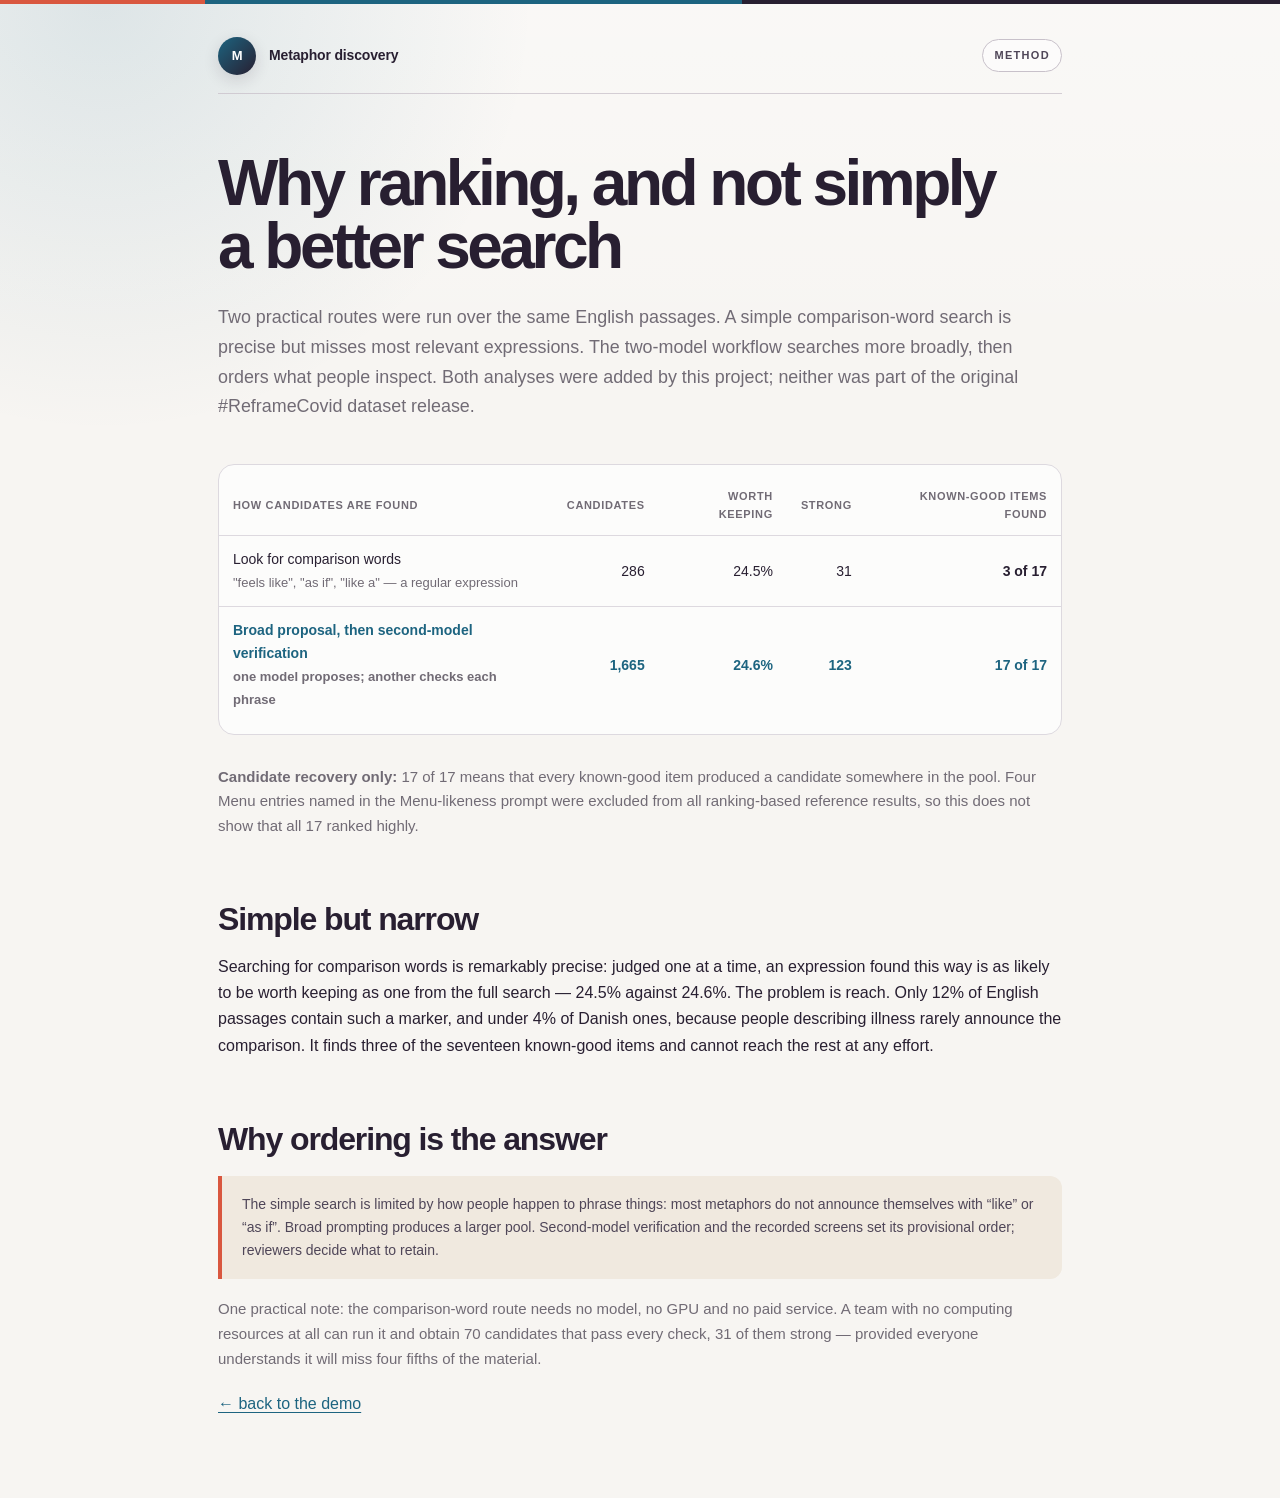
<file: demo/why_ranking.html>
<!doctype html><html lang="en"><head><meta charset="utf-8">
<meta name="viewport" content="width=device-width, initial-scale=1">
<title>Why ranking — two ways to find metaphors</title><style>
:root { --ink:#1a1a1a; --mut:#5f5f5f; --line:#e2e2e2; --bg:#fff; --card:#fafafa; --acc:#2a78d6; --warn:#eb6834; }
@media (prefers-color-scheme: dark) { :root { --ink:#e8e8e8; --mut:#a0a0a0; --line:#333; --bg:#151515; --card:#1e1e1e; } }
body { font:16px/1.6 -apple-system,BlinkMacSystemFont,"Segoe UI",sans-serif; color:var(--ink);
  background:var(--bg); max-width:820px; margin:0 auto; padding:28px 20px; }
h1 { font-size:23px; margin:0 0 6px; } h2 { font-size:17px; margin:30px 0 10px; }
.lede { color:var(--mut); margin:0 0 20px; }
table { border-collapse:collapse; width:100%; font-size:14px; margin:10px 0; }
th,td { text-align:right; padding:8px 9px; border-bottom:1px solid var(--line); }
th:first-child, td:first-child { text-align:left; }
th { color:var(--mut); font-weight:600; font-size:12.5px; }
tr.hi td { font-weight:700; }
.tw { overflow-x:auto; }
.note { border-left:3px solid var(--acc); padding:11px 15px; background:var(--card);
  border-radius:0 8px 8px 0; font-size:14.5px; margin:16px 0; }
a { color:var(--acc); }
</style><style data-theme="demo.css">
:root {
  --ink: #281f31;
  --ink-soft: #4f4658;
  --mut: #716b75;
  --line: #ddd9df;
  --line-strong: #c8c1ca;
  --bg: #f7f5f2;
  --paper: #ffffff;
  --card: #f1eeef;
  --acc: #d9573f;
  --acc-deep: #b83d2a;
  --teal: #1d6480;
  --teal-soft: #e3eef2;
  --eu-blue: #003399;
  --eu-yellow: #ffcc00;
  --warn: #ba5b25;
  --ok: #236b5c;
  --alt: #6554a4;
  --shadow: 0 18px 55px rgba(40, 31, 49, .1);
  --shadow-small: 0 7px 24px rgba(40, 31, 49, .075);
}

* { box-sizing: border-box; }

html {
  scroll-behavior: smooth;
  scroll-padding-top: 140px;
}

body {
  max-width: 1120px;
  margin: 0 auto;
  padding: 26px 28px 64px;
  color: var(--ink);
  background:
    radial-gradient(circle at 8% 0%, rgba(29, 100, 128, .13), transparent 27rem),
    linear-gradient(180deg, rgba(255,255,255,.35), transparent 22rem),
    var(--bg);
  font-family: Inter, ui-sans-serif, -apple-system, BlinkMacSystemFont, "Segoe UI", sans-serif;
  font-size: 16px;
  line-height: 1.65;
  -webkit-font-smoothing: antialiased;
}

body::before {
  position: fixed;
  inset: 0 0 auto;
  height: 4px;
  z-index: 30;
  content: "";
  background: linear-gradient(90deg, var(--acc) 0 16%, #1d6480 16% 58%, #281f31 58% 100%);
}

a { color: var(--teal); text-decoration-thickness: 1px; text-underline-offset: 3px; }
a:hover { color: var(--acc-deep); }

h1, h2, h3, p { text-wrap: pretty; }

h1 {
  margin: 0;
  max-width: 820px;
  font-size: clamp(2.55rem, 6.5vw, 5.35rem);
  line-height: .98;
  letter-spacing: -.055em;
  font-weight: 700;
}

h2 {
  margin: 0;
  font-size: clamp(1.85rem, 3vw, 3.1rem);
  line-height: 1.08;
  letter-spacing: -.035em;
}

h3 { letter-spacing: -.018em; }
button, input, select, textarea { font: inherit; }

button, select, input {
  min-height: 42px;
  border: 1px solid var(--line-strong);
  border-radius: 10px;
  color: var(--ink);
  background: var(--paper);
}

button {
  padding: 8px 13px;
  cursor: pointer;
  font-weight: 650;
  transition: border-color .18s ease, color .18s ease, background .18s ease, transform .18s ease;
}

button:hover { border-color: var(--teal); color: var(--teal); transform: translateY(-1px); }
button:focus-visible, a:focus-visible, input:focus-visible, select:focus-visible, summary:focus-visible {
  outline: 3px solid rgba(217, 87, 63, .35);
  outline-offset: 3px;
}

input, select { padding: 8px 10px; }

.site-header {
  display: flex;
  align-items: center;
  justify-content: space-between;
  gap: 24px;
  min-height: 68px;
  margin-bottom: 24px;
  padding: 7px 0 15px;
  border-bottom: 1px solid rgba(200, 193, 202, .75);
}

.brand {
  display: inline-flex;
  align-items: center;
  gap: 13px;
  min-width: 0;
  color: var(--ink);
  letter-spacing: -.01em;
  text-decoration: none;
}

.brand:hover { color: var(--ink); }

.project-logo-wrap {
  display: grid;
  width: 48px;
  height: 48px;
  flex: 0 0 48px;
  place-items: center;
  border-radius: 50%;
  color: white;
  background: linear-gradient(135deg, #2f7892, #281f31);
  box-shadow: 0 6px 18px rgba(40,31,49,.18);
}

.project-logo { width: 37px; height: 30px; fill: currentColor; }
.brand-mark {
  display: inline-grid;
  width: 38px;
  height: 38px;
  flex: 0 0 38px;
  place-items: center;
  border-radius: 50%;
  color: white;
  background: linear-gradient(135deg, var(--teal), var(--ink));
  font-size: 13px;
  font-weight: 850;
  box-shadow: 0 5px 16px rgba(40,31,49,.14);
}
.brand > span:last-child:not(.brand-copy) { font-size: 14px; font-weight: 750; }
.brand-copy { display: grid; gap: 2px; min-width: 0; }
.brand-copy strong { font-size: 14px; line-height: 1.2; font-weight: 850; letter-spacing: .035em; }
.brand-copy small { color: var(--mut); font-size: 10px; line-height: 1.25; font-weight: 750; letter-spacing: .055em; text-transform: uppercase; }
.brand-tool { color: var(--ink-soft); font-weight: 650; letter-spacing: -.01em; }
.header-actions { display: flex; align-items: center; justify-content: flex-end; gap: 10px; }
.header-actions .langswitch { margin-left: 0; }

.project-context {
  display: grid;
  grid-template-columns: 48px minmax(0, 1fr) auto;
  gap: 14px;
  align-items: center;
  margin: 0 0 26px;
  padding: 10px 14px;
  border: 1px solid rgba(29, 100, 128, .18);
  border-radius: 14px;
  background: rgba(255, 255, 255, .55);
}

.project-context-number {
  display: grid;
  min-height: 36px;
  place-items: center;
  border-radius: 9px;
  color: white;
  background: var(--teal);
  font-size: 11px;
  line-height: 1;
  font-weight: 850;
  letter-spacing: .08em;
}

.project-context-copy { min-width: 0; }
.project-context-copy strong { display: block; margin-bottom: 2px; font-size: 12px; line-height: 1.3; }
.project-context-copy p { max-width: 760px; margin: 0; color: var(--mut); font-size: 11.5px; line-height: 1.45; }
.project-context-link { white-space: nowrap; font-size: 11.5px; font-weight: 800; text-decoration: none; }
.project-context + .stages { margin-top: 0; }

.header-tag, .eyebrow, .step-audience, .evidence-label {
  font-size: 11px;
  line-height: 1.3;
  font-weight: 800;
  letter-spacing: .12em;
  text-transform: uppercase;
}

.header-tag {
  padding: 8px 11px;
  border: 1px solid var(--line-strong);
  border-radius: 999px;
  color: var(--ink-soft);
  background: rgba(255, 255, 255, .55);
}

.site-nav { display: flex; align-items: center; gap: 22px; }
.site-nav a { color: var(--ink-soft); font-size: 13px; font-weight: 700; text-decoration: none; }
.site-nav a:hover { color: var(--acc-deep); }
.site-nav .nav-output { padding: 8px 12px; border: 1px solid var(--line-strong); border-radius: 999px; background: rgba(255,255,255,.55); }

.eyebrow { margin: 0 0 20px; color: var(--acc-deep); }

.home-hero {
  display: grid;
  grid-template-columns: minmax(0, 1.65fr) minmax(270px, .72fr);
  gap: 58px;
  align-items: end;
  padding: 36px 0 76px;
}

.hero-lede {
  max-width: 700px;
  margin: 30px 0 0;
  color: var(--ink-soft);
  font-size: clamp(1.08rem, 2vw, 1.35rem);
  line-height: 1.52;
}

.hero-actions { display: flex; align-items: center; gap: 22px; flex-wrap: wrap; margin-top: 34px; }

.button {
  display: inline-flex;
  align-items: center;
  justify-content: center;
  gap: 10px;
  min-height: 50px;
  padding: 12px 18px;
  border-radius: 12px;
  font-weight: 750;
  text-decoration: none;
  box-shadow: var(--shadow-small);
  transition: transform .18s ease, box-shadow .18s ease, background .18s ease;
}

.button.primary { color: #fff; background: var(--acc); }
.button.primary:hover { color: #fff; background: var(--acc-deep); transform: translateY(-2px); box-shadow: var(--shadow); }
.text-link, .card-link { font-weight: 750; text-decoration: none; }

.hero-proof {
  position: relative;
  overflow: hidden;
  padding: 28px;
  border-radius: 24px;
  color: #fff;
  background:
    radial-gradient(circle at 90% 10%, rgba(255,255,255,.19) 0 2px, transparent 3px) 0 0 / 19px 19px,
    var(--teal);
  box-shadow: var(--shadow);
}

.proof-kicker { color: #d7eee8; font-size: 12px; font-weight: 750; }
.proof-number { margin: 22px 0 3px; font-size: clamp(4rem, 8vw, 6.25rem); line-height: .84; letter-spacing: -.065em; font-weight: 780; }
.proof-label { max-width: 235px; color: #e5f1ed; line-height: 1.4; }

.mini-metrics { display: grid; grid-template-columns: 1fr 1fr; gap: 15px; margin-top: 28px; padding-top: 22px; border-top: 1px solid rgba(255,255,255,.24); }
.mini-metrics div { display: grid; gap: 5px; }
.mini-metrics strong { font-size: 1.65rem; line-height: 1; }
.mini-metrics span { color: #d7e8e3; font-size: 11px; line-height: 1.35; }

.principle { display: grid; grid-template-columns: 58px 1fr; gap: 24px; align-items: start; padding: 28px 0; border-top: 1px solid var(--line-strong); border-bottom: 1px solid var(--line-strong); }
.principle-index { color: var(--acc); font-size: 12px; font-weight: 800; }
.principle p { max-width: 850px; margin: 0; font-family: Georgia, "Times New Roman", serif; font-size: clamp(1.25rem, 2.4vw, 1.7rem); line-height: 1.45; }

.section-block { padding-top: 108px; }
.section-heading { display: grid; grid-template-columns: minmax(0, 1.45fr) minmax(250px, .75fr); gap: 48px; align-items: end; margin-bottom: 38px; }
.section-heading p:last-child { margin: 0; color: var(--mut); }

.menu-goal {
  display: grid;
  grid-template-columns: minmax(0, 1.5fr) auto;
  gap: 44px;
  align-items: end;
  padding: clamp(30px, 5vw, 54px);
  border-radius: 26px;
  color: white;
  background: var(--ink);
  box-shadow: var(--shadow);
}

.menu-goal .eyebrow { color: #ff9b85; }
.menu-goal h2 { max-width: 720px; }
.menu-goal p:last-child { max-width: 720px; margin: 22px 0 0; color: #c3d2d3; }
.menu-goal .menu-link { min-width: 225px; color: white; border: 1px solid rgba(255,255,255,.3); background: rgba(255,255,255,.08); box-shadow: none; }
.menu-goal .menu-link:hover { color: white; border-color: white; background: rgba(255,255,255,.14); }

.compact-heading { margin-top: 66px; }
.method-example { max-width: 900px; margin: -8px 0 24px; padding: 15px 18px; border-radius: 14px; color: var(--mut); background: var(--blue-soft); font-size: 14px; }
.method-example strong { color: var(--ink); }
.method-steps { display: grid; grid-template-columns: repeat(3, 1fr); gap: 16px; }
.method-step { min-height: 390px; padding: 26px; border: 1px solid var(--line); border-radius: 20px; background: rgba(255,255,255,.72); }
.method-number { display: inline-block; margin-bottom: 26px; color: var(--acc); font-size: 12px; font-weight: 850; letter-spacing: .08em; }
.method-step h3 { margin: 0 0 10px; font-size: 1.35rem; }
.method-step p { margin: 0; color: var(--mut); font-size: 14px; }
.method-step p strong { color: var(--ink); }
.method-step blockquote { min-height: 116px; margin: 16px 0 18px; padding: 14px 15px; border-left: 3px solid var(--acc); border-radius: 0 12px 12px 0; color: var(--ink); background: var(--blue-soft); font-size: 14px; font-weight: 650; }
.method-step.human-step { border-color: rgba(23,107,103,.25); background: var(--teal-soft); }
.method-step.human-step blockquote { border-left-color: var(--teal); background: rgba(255,255,255,.62); }
.method-note { max-width: 900px; margin: 24px 0 0; padding-left: 18px; border-left: 3px solid var(--acc); color: var(--mut); font-size: 14px; }

.workflow-grid { display: grid; grid-template-columns: repeat(3, 1fr); gap: 16px; }
.workflow-card, .evidence-card {
  position: relative;
  display: flex;
  min-height: 340px;
  flex-direction: column;
  padding: 28px;
  border: 1px solid var(--line);
  border-radius: 22px;
  color: var(--ink);
  background: rgba(255,255,255,.72);
  text-decoration: none;
  box-shadow: 0 1px 0 rgba(255,255,255,.7) inset;
  transition: transform .2s ease, box-shadow .2s ease, border-color .2s ease;
}

.workflow-card:hover, .evidence-card:hover { color: var(--ink); border-color: var(--line-strong); transform: translateY(-5px); box-shadow: var(--shadow); }
.workflow-card.featured { color: #fff; border-color: var(--ink); background: var(--ink); }
.workflow-card.featured:hover { color: #fff; }
.step-number { font-family: Georgia, "Times New Roman", serif; font-size: 3rem; line-height: 1; color: var(--line-strong); }
.featured .step-number { color: rgba(255,255,255,.35); }
.step-audience { margin-top: 42px; color: var(--acc); }
.workflow-card h3 { margin: 8px 0 12px; font-size: 1.7rem; }
.workflow-card p { margin: 0; color: var(--mut); font-size: 14px; }
.workflow-card.featured p { color: #c8d7d8; }
.workflow-card .card-link { margin-top: auto; padding-top: 28px; color: var(--teal); }
.workflow-card.featured .card-link { color: #ff9b85; }

.evidence-section { padding-bottom: 108px; }
.evidence-grid { display: grid; grid-template-columns: 1fr 1fr; gap: 18px; }
.evidence-card { min-height: 390px; }
.evidence-label { color: var(--acc-deep); }
.evidence-value { margin: 40px 0 10px; color: var(--teal); font-size: clamp(3rem, 7vw, 5rem); line-height: .95; letter-spacing: -.055em; font-weight: 750; }
.evidence-card h3 { max-width: 420px; margin: 0 0 14px; font-size: 1.55rem; }
.evidence-card p { margin: 0; color: var(--mut); }
.evidence-card .card-link { margin-top: auto; padding-top: 28px; }
.evidence-card.dark { color: white; border-color: var(--teal); background: var(--teal); }
.evidence-card.dark:hover { color: white; }
.evidence-card.dark .evidence-label, .evidence-card.dark .card-link { color: #ffc2b5; }
.evidence-card.dark .evidence-value { color: white; }
.evidence-card.dark p { color: #d5e8e4; }

.data-note { max-width: 900px; margin: 0 auto; padding: 70px 9%; border-radius: 26px; text-align: center; color: white; background: var(--ink); box-shadow: var(--shadow); }
.data-note .eyebrow { color: #ff9b85; }
.data-note h2 + p { max-width: 680px; margin: 24px auto 0; color: #bfd0d1; }
.data-note .dataset-link { width: fit-content; margin: 28px auto 0; color: white; border: 1px solid rgba(255,255,255,.3); background: rgba(255,255,255,.08); box-shadow: none; }
.data-note .dataset-link:hover { color: white; border-color: white; background: rgba(255,255,255,.14); }
.data-note .data-fineprint { max-width: 650px; margin: 18px auto 0; color: #91aaac; font-size: 12px; }
.site-footer {
  display: grid;
  grid-template-columns: minmax(320px, 1fr) auto;
  gap: 20px 42px;
  align-items: center;
  margin-top: 86px;
  padding: 28px 30px;
  border: 1px solid var(--line);
  border-radius: 20px;
  color: var(--mut);
  background: rgba(255,255,255,.72);
  font-size: 12px;
}

.site-footer a { font-weight: 750; text-decoration: none; }
.funding-mark { display: flex; align-items: center; gap: 14px; }
.funding-mark > div { display: grid; gap: 2px; }
.funding-mark strong { color: var(--ink); font-size: 13px; }
.funding-mark span { font-size: 11px; }
.eu-logo { width: 66px; height: 44px; flex: 0 0 auto; box-shadow: 0 2px 8px rgba(0,51,153,.16); }
.eu-logo rect { fill: var(--eu-blue); }
.eu-logo g { fill: var(--eu-yellow); }
.footer-links { display: flex; justify-content: flex-end; gap: 18px; }
.footer-disclaimer, .footer-privacy { margin: 0; line-height: 1.5; }
.footer-disclaimer { max-width: 740px; }
.footer-privacy { text-align: right; }

/* Start and passphrase screens */
.loader-page { max-width: 1180px; }
.loader-page .project-context { margin-bottom: 28px; }
.loader-page .loader {
  max-width: 940px;
  margin: 0 auto 64px;
  padding: clamp(30px, 6vw, 60px);
  border: 1px solid var(--line);
  border-radius: 28px;
  background: rgba(255,255,255,.82);
  box-shadow: var(--shadow);
}

.loader-page .loader h1 {
  max-width: 760px;
  margin: 0 0 18px;
  font-size: clamp(2.45rem, 6vw, 4.6rem);
  line-height: 1.02;
  letter-spacing: -.05em;
}

.loader-page .loader .eyebrow { margin-bottom: 14px; }
.loader-page .loader > .lede { max-width: 740px; margin-bottom: 24px; color: var(--ink-soft); font-size: 17px; line-height: 1.6; }
.dropzone {
  margin: 30px 0 34px;
  padding: clamp(30px, 5vw, 48px) 24px;
  border: 2px dashed rgba(29,100,128,.48);
  border-radius: 20px;
  background: var(--teal-soft);
  transition: border-color .18s ease, background .18s ease, transform .18s ease;
}
.dropzone:hover, .dropzone.over { border-color: var(--teal); background: #d9e9ef; transform: translateY(-1px); }
.filebtn { min-height: 54px; padding: 14px 22px; border: 0; background: var(--teal); box-shadow: 0 10px 28px rgba(29,100,128,.2); }
.filebtn:hover { background: #164e64; }
.drophint { margin-top: 14px; }
.loader-steps { grid-template-columns: repeat(3, 1fr); gap: 12px; margin: 30px 0; }
.loader-steps li {
  display: block;
  min-width: 0;
  padding: 20px;
  border: 1px solid var(--line);
  border-radius: 16px;
  background: var(--bg);
}
.loader-steps li b {
  width: 34px;
  height: 34px;
  margin-bottom: 14px;
  border: 0;
  color: white;
  background: var(--ink);
  font-size: 15px;
}
.loader-steps li strong { display: block; line-height: 1.35; }
.loader-steps p { margin-top: 8px; font-size: 12px; line-height: 1.55; }
.loader .privacy { margin-bottom: 0; padding: 14px 16px; border: 0; border-radius: 12px; background: var(--card); }
.passform { padding: 20px; border-radius: 16px; background: var(--teal-soft); }
.passform label:first-child { display: grid; gap: 6px; color: var(--ink); font-size: 13px; font-weight: 750; }

/* Ranked output and review screens */
.ranked-page, .review-page { max-width: 1180px; }
.ranked-page .site-header { margin-bottom: 24px; }
.rank-hero {
  position: relative;
  overflow: hidden;
  display: grid;
  grid-template-columns: minmax(0, 1.45fr) minmax(280px, .65fr);
  gap: 46px;
  align-items: end;
  padding: clamp(34px, 6vw, 70px);
  border-radius: 30px;
  color: white;
  background:
    radial-gradient(circle at 90% 15%, rgba(255,255,255,.16) 0 2px, transparent 3px) 0 0 / 21px 21px,
    linear-gradient(125deg, #102b30, #174d4c);
  box-shadow: var(--shadow);
}

.rank-hero .eyebrow { color: #ff9b85; }
.rank-hero h1 { max-width: 700px; font-size: clamp(2.8rem, 6vw, 5rem); }
.rank-hero .hero-lede { color: #d2e0df; }
.rank-hero .button { box-shadow: none; }
.rank-hero .button.secondary { color: white; border: 1px solid rgba(255,255,255,.28); background: rgba(255,255,255,.08); }
.rank-hero .button.secondary:hover { border-color: white; background: rgba(255,255,255,.14); }
.rank-metrics { display: grid; gap: 10px; }
.rank-metric { display: grid; grid-template-columns: 72px 1fr; gap: 14px; align-items: baseline; padding: 16px 0; border-bottom: 1px solid rgba(255,255,255,.2); }
.rank-metric:last-child { border-bottom: 0; }
.rank-metric strong { font-size: 2.1rem; line-height: 1; letter-spacing: -.04em; }
.rank-metric span { color: #c7d9d7; font-size: 13px; line-height: 1.35; }

.dataset-strip {
  display: grid;
  grid-template-columns: minmax(0, 1.35fr) minmax(260px, .65fr);
  gap: 42px;
  align-items: center;
  margin: 42px 0 22px;
  padding: 30px 34px;
  border: 1px solid var(--line);
  border-left: 5px solid var(--acc);
  border-radius: 4px 20px 20px 4px;
  background: rgba(255,255,255,.72);
}

.dataset-strip .eyebrow { margin-bottom: 10px; }
.dataset-strip h2 { margin: 0 0 12px; font-size: clamp(1.55rem, 2.5vw, 2.15rem); }
.dataset-strip > div > p:last-child { margin: 0; color: var(--mut); font-size: 14px; }
.dataset-summary { display: grid; gap: 9px; padding: 18px; border-radius: 14px; background: var(--card); }
.dataset-summary > span { color: var(--ink-soft); font-size: 12px; }
.dataset-summary > span strong { display: inline-block; min-width: 42px; color: var(--ink); font-size: 1.3rem; line-height: 1; }
.dataset-summary a { margin-top: 6px; font-size: 13px; font-weight: 800; text-decoration: none; }
.dataset-summary small { color: var(--mut); font-size: 10px; }

.rank-logic {
  display: grid;
  grid-template-columns: minmax(260px, .8fr) minmax(470px, 1.2fr);
  gap: 26px 52px;
  align-items: end;
  margin: 52px 0 24px;
  padding: 34px;
  border: 1px solid var(--line);
  border-radius: 22px;
  background: rgba(255,255,255,.7);
}

.rank-logic .eyebrow { margin-bottom: 12px; }
.rank-logic h2 { margin: 0 0 14px; font-size: clamp(1.7rem, 3vw, 2.4rem); }
.rank-logic > div > p:last-child { margin: 0; color: var(--mut); font-size: 14px; }
.output-routes { display: grid; grid-template-columns: minmax(360px, 1.35fr) minmax(190px, .65fr); gap: 10px; }
.rank-route, .category-route { padding: 14px; border: 1px solid var(--line); border-radius: 16px; background: var(--paper); }
.route-label { display: block; margin-bottom: 10px; color: var(--mut); font-size: 10px; font-weight: 850; letter-spacing: .1em; text-transform: uppercase; }
.tier-key { display: grid; grid-template-columns: repeat(3, 1fr); gap: 8px; margin: 0; padding: 0; list-style: none; }
.tier-key li { min-height: 112px; padding: 14px; border-radius: 12px; background: var(--card); }
.tier-key li.tier-top { color: white; background: var(--teal); }
.tier-key span { display: block; color: var(--mut); font-size: 10px; font-weight: 850; letter-spacing: .1em; text-transform: uppercase; }
.tier-key .tier-top span, .tier-key .tier-top p { color: #d5e7e3; }
.tier-key strong { display: block; margin: 13px 0 7px; font-size: 2rem; line-height: 1; }
.tier-key p { margin: 0; color: var(--mut); font-size: 11px; line-height: 1.35; }
.category-route { display: flex; flex-direction: column; color: var(--ink); text-decoration: none; background: var(--teal-soft); }
.category-route:hover { color: var(--ink); border-color: var(--teal); }
.category-route > strong { font-size: 1.15rem; }
.category-route > p { margin: 6px 0 12px; color: var(--mut); font-size: 11px; line-height: 1.4; }
.category-preview { display: flex; gap: 5px; flex-wrap: wrap; }
.category-preview span { padding: 3px 7px; border-radius: 999px; color: var(--teal); background: rgba(255,255,255,.65); font-size: 10px; }
.category-preview b { margin-left: 2px; }
.route-link { margin-top: auto; padding-top: 12px; color: var(--teal); font-size: 11px; font-weight: 800; }
.rank-method-link { grid-column: 1 / -1; font-size: 13px; font-weight: 750; text-decoration: none; }

.stages { display: grid; grid-template-columns: repeat(3, 1fr); gap: 0; margin: 20px 0 48px; padding: 6px; border: 1px solid var(--line); border-radius: 17px; background: rgba(255,255,255,.66); }
.stages .st { position: relative; display: grid; grid-template-columns: 38px 1fr; align-items: center; min-height: 64px; padding: 10px 14px; border: 0; border-radius: 12px; color: var(--mut); background: transparent; font-size: 13px; line-height: 1.25; }
.stages .st b { grid-row: 1 / span 2; margin: 0; color: var(--line-strong); font-size: 1.25rem; }
.stages .st small { display: block; font-size: 11px; }
.stages .st.cur { border: 0; color: white; background: var(--teal); box-shadow: var(--shadow-small); }
.stages .st.cur b { color: #ff9b85; }
.stages .st.cur small { color: #d4e7e2; }
.ranked-page > h1, .ranked-page > .status { display: none; }
.ranked-page h2, .review-page h2, .method-page h2 { margin: 62px 0 14px; font-size: clamp(1.55rem, 2.5vw, 2.25rem); line-height: 1.15; }
.lede { color: var(--mut); font-size: 15px; }

#how { margin: 0 0 22px; padding: 0; border: 1px solid var(--line); border-radius: 16px; background: rgba(255,255,255,.66); box-shadow: none; }
#how > summary { margin: 0; padding: 17px 20px; border-radius: 16px; color: var(--ink); font-size: 14px; font-weight: 750; list-style-position: inside; }
#how[open] > summary { border-bottom: 1px solid var(--line); border-radius: 16px 16px 0 0; }
#how > :not(summary) { margin-left: 20px; margin-right: 20px; }
#how > :last-child { margin-bottom: 20px; }
#how ol { color: var(--mut); }
#purpose { margin-top: 20px; border: 0; border-left: 4px solid var(--acc); border-radius: 0 10px 10px 0; background: var(--card); }

#veh { margin: 24px 0 18px; padding: clamp(22px, 4vw, 42px); border: 1px solid var(--line); border-radius: 26px; background: var(--teal-soft); }
#veh h2 { margin-top: 0; }
#vehctl .ctlrow { gap: 12px; }
#vehctl label, #bar label { color: var(--mut); font-size: 11px; font-weight: 800; letter-spacing: .06em; text-transform: uppercase; }
#vehctl select, #vehctl input, #bar select, #bar input { display: block; margin-top: 4px; color: var(--ink); font-size: 13px; font-weight: 500; letter-spacing: 0; text-transform: none; }
#veh table { margin-top: 20px; }
#veh tr { transition: background .16s ease; }
#veh tr[data-path]:hover td { background: rgba(255,255,255,.62); }
#veh tr.on td { background: rgba(23,107,103,.13); }
#vtab .bar { height: 8px; border-radius: 999px; background: var(--teal); }

.tw { overflow-x: auto; border: 1px solid var(--line); border-radius: 16px; background: rgba(255,255,255,.7); }
table { width: 100%; border-collapse: collapse; font-size: 14px; }
th, td { padding: 12px 14px; border-bottom: 1px solid var(--line); text-align: right; }
th:first-child, td:first-child { text-align: left; }
tr:last-child td { border-bottom: 0; }
th { color: var(--mut); font-size: 11px; font-weight: 800; letter-spacing: .06em; text-transform: uppercase; }
tr.hi td { color: var(--teal); font-weight: 750; }

#rater { display: none; margin: 28px 0; padding: 24px; border: 1px solid var(--teal); border-radius: 18px; background: var(--teal-soft); }
.labelling #rater { display: block; }
#rater > strong { display: block; margin-bottom: 12px; font-size: 1.15rem; }
#rater br { display: none; }
#rater label { display: inline-block; margin: 0 10px 10px 0; font-size: 13px; font-weight: 700; }
#rater input, #rater select { margin-left: 5px; }

.note { margin: 18px 0; padding: 17px 20px; border: 0; border-left: 4px solid var(--acc); border-radius: 0 12px 12px 0; color: var(--ink-soft); background: #f0e9df; font-size: 14px; }
.legend { display: flex; gap: 7px; flex-wrap: wrap; margin: 0 0 16px; }
.pill { display: inline-flex; align-items: center; min-height: 24px; padding: 3px 8px; border: 1px solid var(--line); border-radius: 999px; color: var(--mut); background: var(--card); font-size: 10px; line-height: 1.2; font-weight: 700; letter-spacing: .035em; text-transform: uppercase; }
.pill.s0 { color: var(--ok); border-color: rgba(25,112,93,.35); background: #e5f2ed; }
.pill.s2 { color: var(--warn); border-color: rgba(186,91,37,.3); background: #f7ece5; }
.pill.plant { color: var(--teal); border-color: rgba(23,107,103,.35); background: var(--teal-soft); }
.pill.new { color: var(--alt); border-color: rgba(101,84,164,.3); background: #eeebf8; }
.pill.old, .pill.veh, .pill.sim { border-color: var(--line-strong); }

#bar { position: sticky; top: 12px; z-index: 10; display: flex; gap: 10px; align-items: end; flex-wrap: wrap; margin: 0 0 18px; padding: 14px; border: 1px solid rgba(189,202,197,.9); border-radius: 16px; background: rgba(244,245,240,.92); box-shadow: var(--shadow-small); backdrop-filter: blur(14px); }
#bar select { max-width: 180px; }
#bar #fq { width: 145px; }
#bar #fr { color: var(--mut); background: transparent; }
#bar #ex { display: none; color: white; border-color: var(--teal); background: var(--teal); }
.labelling #bar #ex { display: inline-flex; }
.ranked-page:not(.labelling) #bar label:has(#fl) { display: none; }
#count { margin-left: auto; padding: 0 7px 10px; color: var(--mut); font-size: 12px; }

.row { position: relative; margin: 12px 0; padding: 20px 22px; border: 1px solid var(--line); border-radius: 17px; background: rgba(255,255,255,.82); box-shadow: 0 1px 0 rgba(255,255,255,.8) inset; transition: border-color .18s ease, box-shadow .18s ease, transform .18s ease; }
.row:hover { border-color: var(--line-strong); box-shadow: var(--shadow-small); transform: translateY(-1px); }
.row.done { padding-left: 20px; border-left: 5px solid var(--ok); }
.meta { display: flex; gap: 6px; align-items: center; flex-wrap: wrap; margin-bottom: 12px; }
.rank { min-width: 54px; color: var(--acc); font-size: 18px; line-height: 1; font-weight: 800; letter-spacing: -.03em; }
.phrase { font-family: Georgia, "Times New Roman", serif; font-size: clamp(1.35rem, 2.1vw, 1.75rem); line-height: 1.25; font-weight: 600; letter-spacing: -.015em; }
.phrase .pill.cnt { margin-left: 8px; vertical-align: middle; color: var(--teal); border-color: var(--teal); }
.row details > summary { display: inline-flex; align-items: center; min-height: 32px; margin-top: 10px; padding: 3px 9px; border-radius: 8px; color: var(--teal); background: var(--teal-soft); font-size: 12px; font-weight: 750; cursor: pointer; }
.ctx { margin: 12px 0 2px; padding: 14px 16px; border: 0; border-radius: 10px; color: var(--ink-soft); background: var(--card); font-size: 14px; }
mark { padding: 0 .08em; color: var(--ink); background: linear-gradient(transparent 60%, rgba(217,87,63,.24) 60%); font-weight: 750; border: 0; }
.lbl { display: none; gap: 7px; flex-wrap: wrap; margin-top: 14px; }
.labelling .lbl { display: flex; }
.lbl button { min-height: 34px; padding: 5px 10px; font-size: 12px; }
.lbl button.sel { color: white; border-color: var(--teal); background: var(--teal); }
#labelToggle { color: white; border-color: rgba(255,255,255,.28); background: rgba(255,255,255,.08); }
#labelToggle:hover { border-color: white; background: rgba(255,255,255,.15); }
textarea { width: 100%; min-height: 120px; margin-top: 12px; border: 1px solid var(--line); border-radius: 10px; }

/* Lightweight polish for the two blinded review screens and method notes. */
.review-page > .stages { margin-top: 0; }
.review-page > h1, .method-page > h1 { margin-top: 58px; font-size: clamp(2.3rem, 5vw, 4.3rem); }
.review-page .status { margin: 28px 0 22px; padding: 28px; border: 0; border-radius: 22px; color: white; background: var(--ink); box-shadow: var(--shadow); }
.review-page .status .l1 { font-size: clamp(1.35rem, 3vw, 2rem); }
.review-page .status .l2 { margin-top: 8px; color: #d0dede; }
.review-page .status .l3 { color: #9fb4b5; }
.review-page .status b { color: #ff9b85; }
.review-page #rater { display: block; }
.review-page .lbl { display: flex; }
.review-page #bar #ex { display: inline-flex; }
.method-page { max-width: 900px; }
.method-page > h1 { max-width: 780px; }
.method-page > .lede:first-of-type { margin: 26px 0 42px; font-size: 1.12rem; }
.method-page figure, .method-page .tw { margin: 30px 0; }
.method-page figure { padding: 24px; border: 1px solid var(--line); border-radius: 18px; background: rgba(255,255,255,.72); }
.method-page svg { width: 100%; height: auto; }

@media (max-width: 820px) {
  body { padding: 20px 18px 46px; }
  .site-header { margin-bottom: 20px; }
  .project-context { grid-template-columns: 44px minmax(0, 1fr); gap: 12px; }
  .project-context-link { grid-column: 2; justify-self: start; }
  .loader-page .loader { border-radius: 22px; }
  .loader-steps { grid-template-columns: 1fr; }
  .loader-steps li { display: grid; grid-template-columns: 36px 1fr; gap: 14px; }
  .loader-steps li b { margin-bottom: 0; }
  .loader-steps li strong, .loader-steps li p { grid-column: 2; }
  .loader-steps li strong { grid-row: 1; }
  .loader-steps li p { grid-row: 2; }
  .site-footer { grid-template-columns: 1fr; }
  .footer-links { justify-content: flex-start; }
  .footer-privacy { text-align: left; }
  .home-hero, .rank-hero, .section-heading { grid-template-columns: 1fr; }
  .home-hero { gap: 38px; padding: 20px 0 58px; }
  .hero-proof { max-width: 500px; }
  .workflow-grid { grid-template-columns: 1fr; }
  .menu-goal { grid-template-columns: 1fr; gap: 28px; align-items: start; }
  .menu-goal .menu-link { width: fit-content; }
  .method-steps { grid-template-columns: 1fr; }
  .method-step { min-height: 0; }
  .method-number { margin-bottom: 28px; }
  .workflow-card { min-height: 285px; }
  .evidence-grid { grid-template-columns: 1fr; }
  .evidence-card { min-height: 340px; }
  .section-block { padding-top: 78px; }
  .section-heading { gap: 18px; }
  .evidence-section { padding-bottom: 78px; }
  .rank-hero { gap: 34px; padding: 34px 26px; border-radius: 22px; }
  .rank-metrics { grid-template-columns: repeat(3, 1fr); gap: 12px; }
  .rank-metric { display: block; padding: 12px 0; border-right: 1px solid rgba(255,255,255,.2); border-bottom: 0; }
  .rank-metric:last-child { border-right: 0; }
  .rank-metric span { display: block; margin-top: 6px; }
  .dataset-strip { grid-template-columns: 1fr; gap: 24px; }
  .rank-logic { grid-template-columns: 1fr; gap: 24px; }
  .output-routes { grid-template-columns: 1fr; }
  .stages .st { grid-template-columns: 28px 1fr; padding: 8px; }
  #bar { top: 6px; max-height: 55vh; overflow-y: auto; }
  #count { width: 100%; margin-left: 0; }
}

@media (max-width: 560px) {
  .header-tag { display: none; }
  .site-nav a:not(.nav-output) { display: none; }
  .site-header { min-height: 52px; gap: 12px; flex-wrap: wrap; }
  .project-logo-wrap { width: 40px; height: 40px; flex-basis: 40px; }
  .project-logo { width: 31px; height: 25px; }
  .brand-copy strong { font-size: 12px; }
  .brand-copy small { max-width: 180px; font-size: 8px; }
  .brand-tool { display: none; }
  .header-actions { gap: 5px; }
  .language-actions { width: 100%; }
  .language-actions .langswitch { display: grid; grid-template-columns: repeat(3, 1fr); width: 100%; }
  .header-actions .button { width: auto; min-height: 40px; padding: 8px 10px; }
  .langswitch { gap: 3px; }
  .langbtn { min-width: 38px; min-height: 38px; padding: 4px 7px; }
  /* phones: one quiet line — badge, title, link; the explanatory sentence is dropped */
  .project-context { display: flex; flex-wrap: wrap; align-items: center; gap: 8px 10px; margin-bottom: 18px; padding: 8px 12px; border-radius: 12px; }
  .project-context-number { min-height: 0; padding: 4px 7px; font-size: 10px; border-radius: 6px; }
  .project-context-copy { flex: 1 1 auto; }
  .project-context-copy strong { margin: 0; font-size: 11.5px; }
  .project-context-copy p { display: none; }
  .project-context-link { margin-left: auto; font-size: 11px; }
  .loader-page .project-context { margin-bottom: 18px; }
  .loader-page .loader { padding: 28px 20px; }
  .loader-page .loader > .lede { font-size: 15px; }
  h1 { font-size: clamp(2.65rem, 13vw, 4rem); }
  .hero-actions { align-items: stretch; flex-direction: column; }
  .button { width: 100%; }
  .text-link { text-align: center; }
  .principle { grid-template-columns: 1fr; gap: 8px; }
  .mini-metrics { grid-template-columns: 1fr; }
  .site-footer { margin-top: 58px; padding: 24px 20px; }
  .footer-links { flex-direction: column; gap: 8px; }
  .data-note { margin-inline: -4px; padding: 52px 24px; }
  .rank-metrics { grid-template-columns: 1fr; }
  .rank-metric { display: grid; border-right: 0; border-bottom: 1px solid rgba(255,255,255,.2); }
  .rank-logic { padding: 24px 18px; }
  .dataset-strip { padding: 24px 20px; }
  .tier-key { grid-template-columns: 1fr; }
  .tier-key li { min-height: 0; }
  .stages { grid-template-columns: 1fr; }
  .stages .st { min-height: 50px; }
  #veh { margin-inline: -5px; padding: 22px 16px; }
  #bar label { flex: 1 1 135px; }
  #bar select, #bar input, #bar #fq { width: 100%; max-width: none; }
  .row { padding: 17px 16px; }
  .rank { width: 100%; }
}

@media (prefers-reduced-motion: reduce) {
  *, *::before, *::after { scroll-behavior: auto !important; transition-duration: .01ms !important; }
}

@media print {
  body { max-width: none; padding: 0; background: white; }
  body::before, .site-header, #bar, .hero-actions, .lbl, #rater { display: none !important; }
  .rank-hero { color: var(--ink); padding: 0 0 24px; background: white; box-shadow: none; }
  .rank-hero .eyebrow, .rank-hero .hero-lede, .rank-metric span { color: var(--ink-soft); }
  .row { break-inside: avoid; box-shadow: none; }
}

</style></head><body class="method-page">
<header class="site-header" aria-label="Demo navigation"><a class="brand" href="index.html"><span class="brand-mark" aria-hidden="true">M</span><span>Metaphor discovery</span></a><span class="header-tag">Method</span></header>
<h1>Why ranking, and not simply a better search</h1>
<p class="lede">Two practical routes were run over the same English passages. A simple
comparison-word search is precise but misses most relevant expressions. The two-model
workflow searches more broadly, then orders what people inspect. Both analyses were added
by this project; neither was part of the original #ReframeCovid dataset release.</p>

<div class="tw"><table>
<tr><th>How candidates are found</th><th>candidates</th><th>worth keeping</th><th>strong</th><th>known-good items found</th></tr>
<tr><td>Look for comparison words<br><span style="color:var(--mut);font-size:13px">"feels like", "as if", "like a" — a regular expression</span></td><td>286</td><td>24.5%</td><td>31</td><td><strong>3 of 17</strong></td></tr>
<tr class="hi"><td>Broad proposal, then second-model verification<br><span style="color:var(--mut);font-size:13px">one model proposes; another checks each phrase</span></td><td>1,665</td><td>24.6%</td><td>123</td><td>17 of 17</td></tr>
</table></div>
<p class="lede"><strong>Candidate recovery only:</strong> 17 of 17 means that every known-good item produced a candidate somewhere in the pool. Four Menu entries named in the Menu-likeness prompt were excluded from all ranking-based reference results, so this does not show that all 17 ranked highly.</p>

<h2>Simple but narrow</h2>
<p>Searching for comparison words is remarkably precise: judged one at a time, an expression
found this way is as likely to be worth keeping as one from the full search — 24.5% against
24.6%. The problem is reach. Only 12% of English passages contain such a marker, and under
4% of Danish ones, because people describing illness rarely announce the comparison. It finds
three of the seventeen known-good items and cannot reach the rest at any effort.</p>

<h2>Why ordering is the answer</h2>
<div class="note">The simple search is limited by how people happen to phrase things: most
metaphors do not announce themselves with “like” or “as if”. Broad prompting produces a
larger pool. Second-model verification and the recorded screens set its provisional order;
reviewers decide what to retain.</div>

<p class="lede">One practical note: the comparison-word route needs no model, no GPU and no
paid service. A team with no computing resources at all can run it and obtain 70 candidates
that pass every check, 31 of them strong — provided everyone understands it will miss four
fifths of the material.</p>

<p><a href="index.html">← back to the demo</a></p>
</body></html>
</file>
